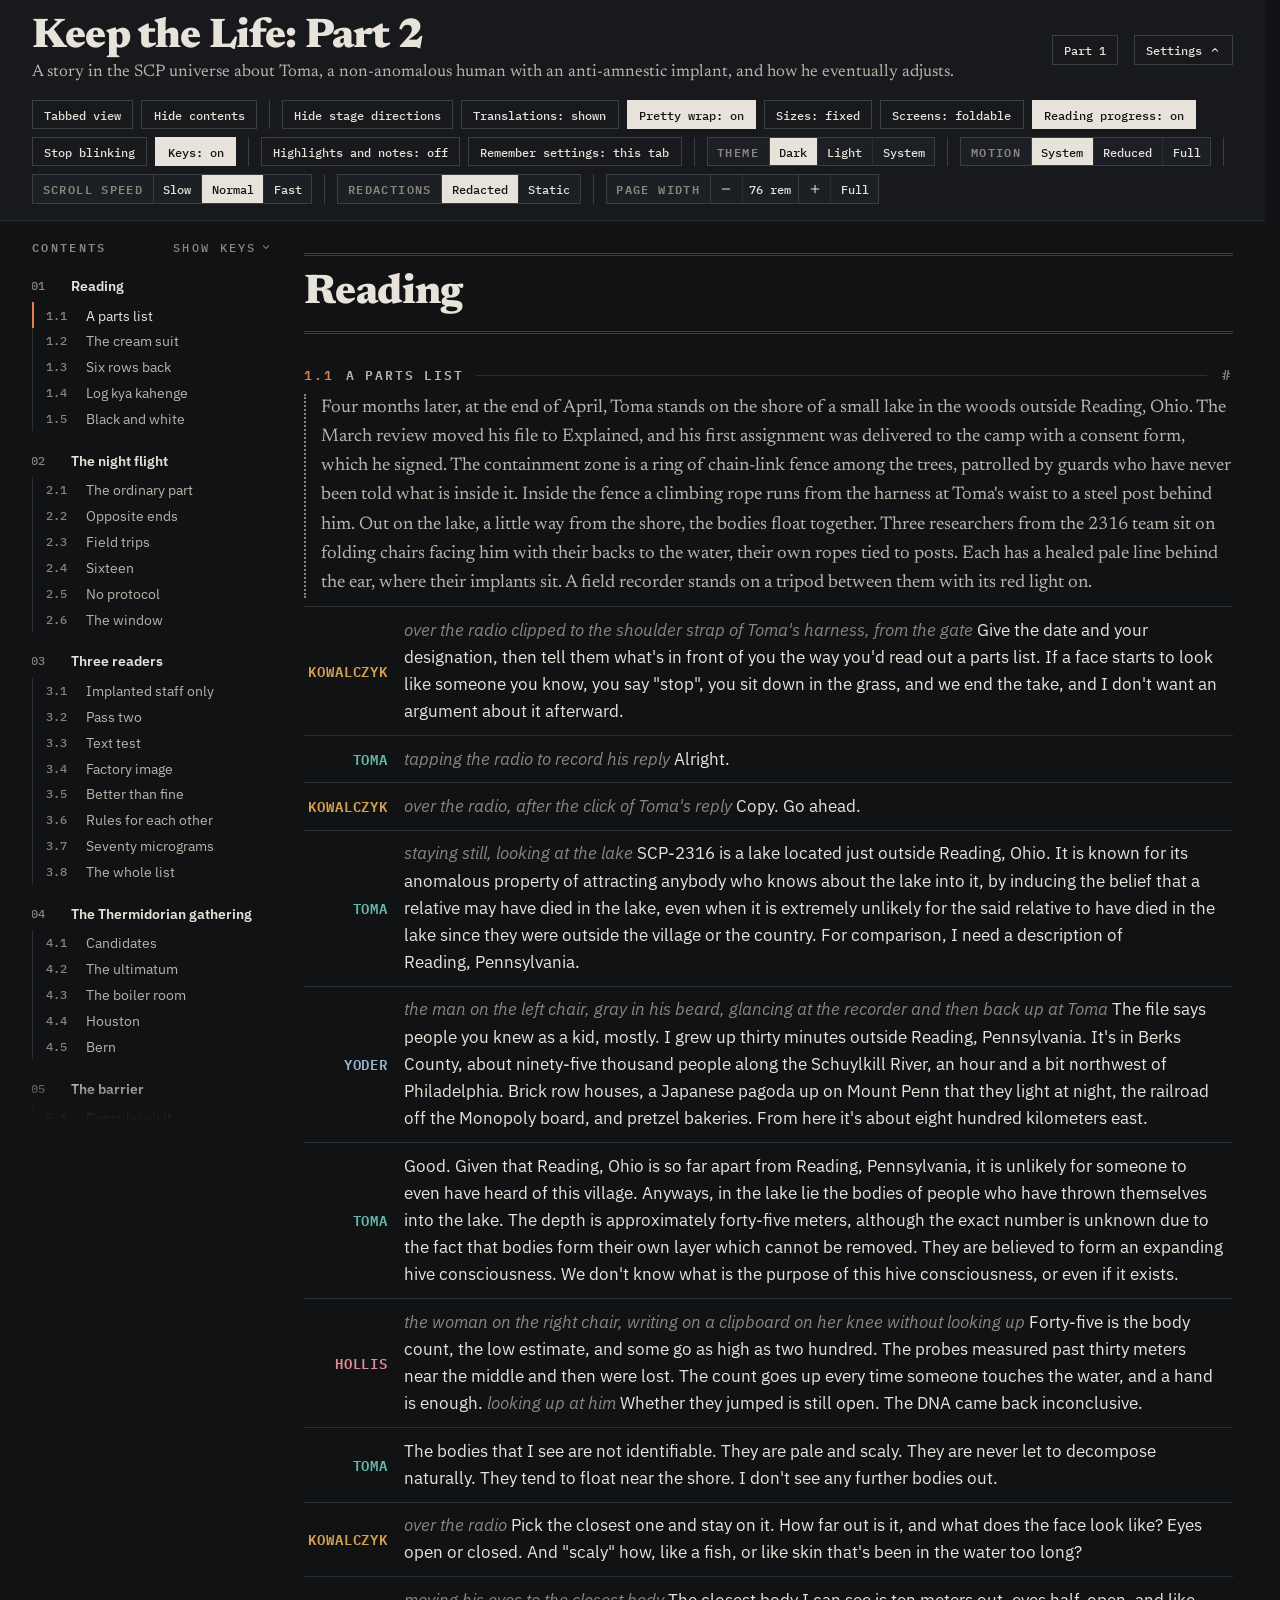
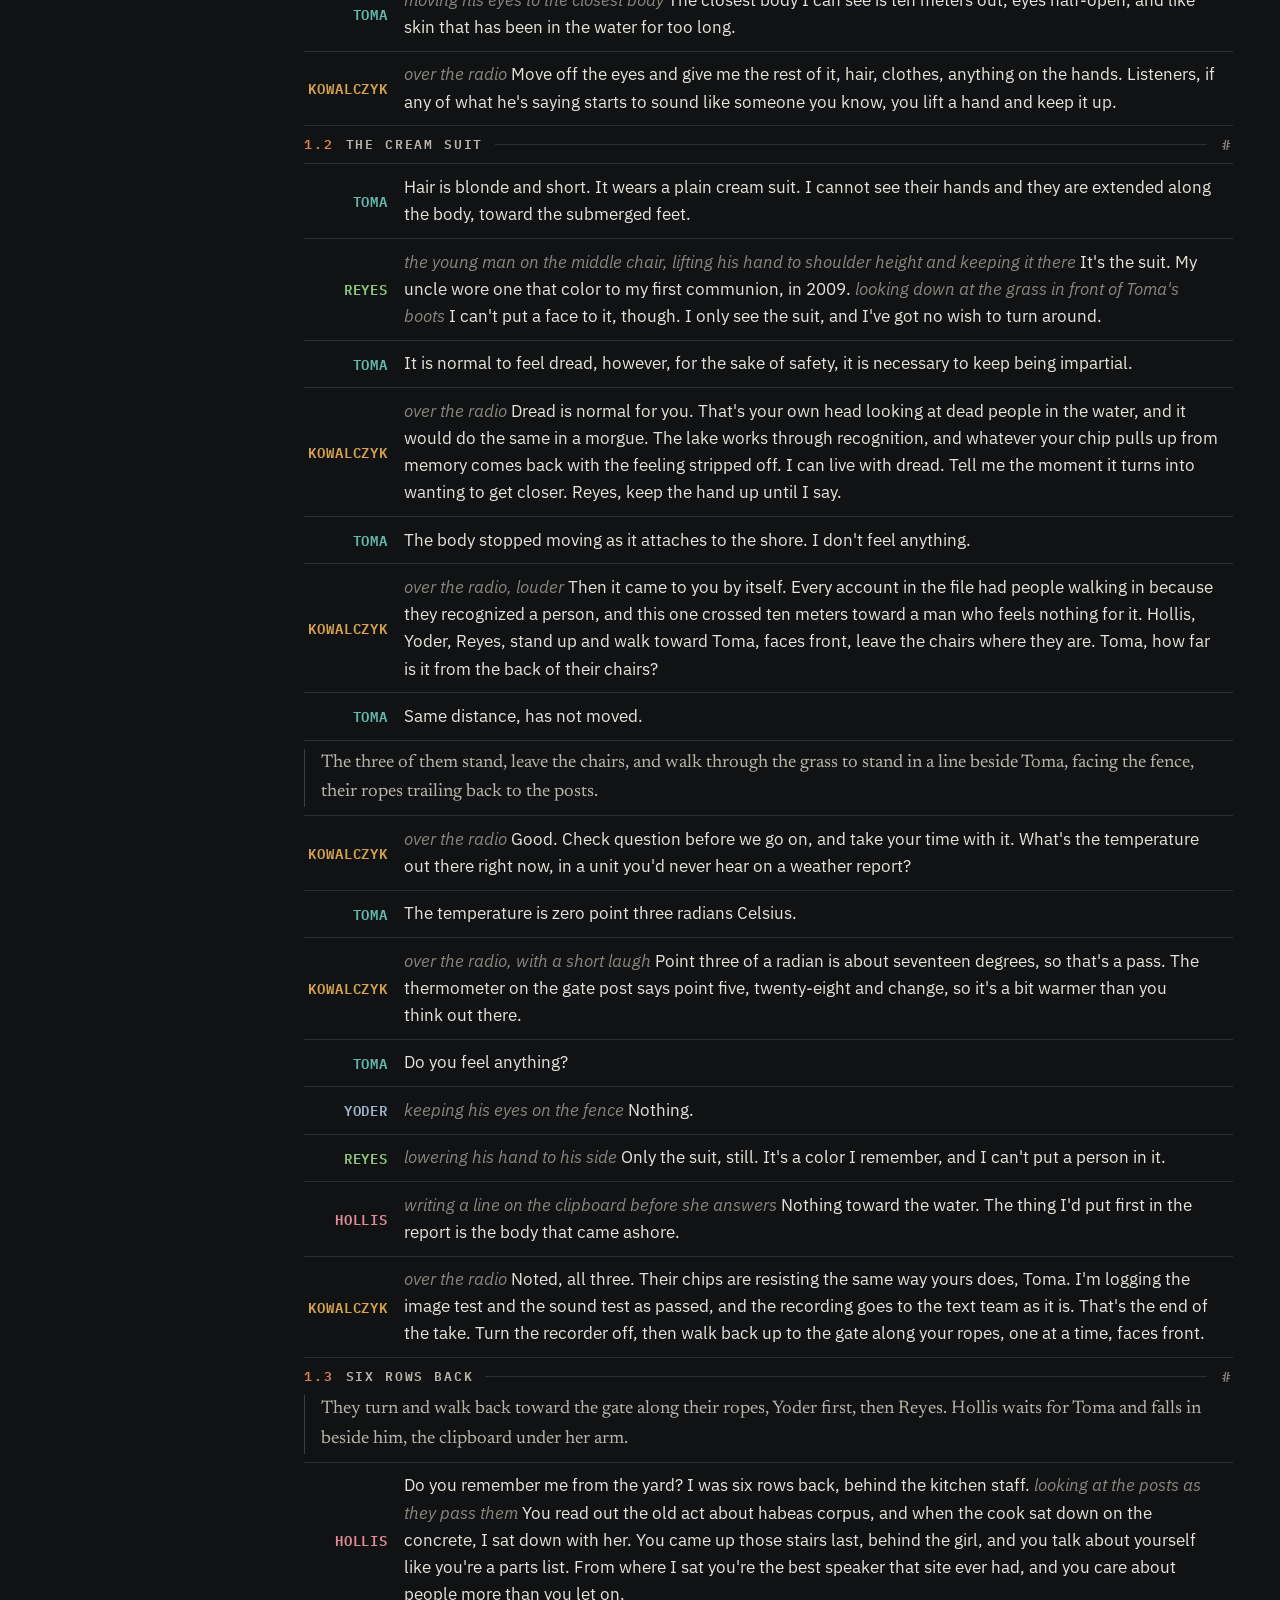
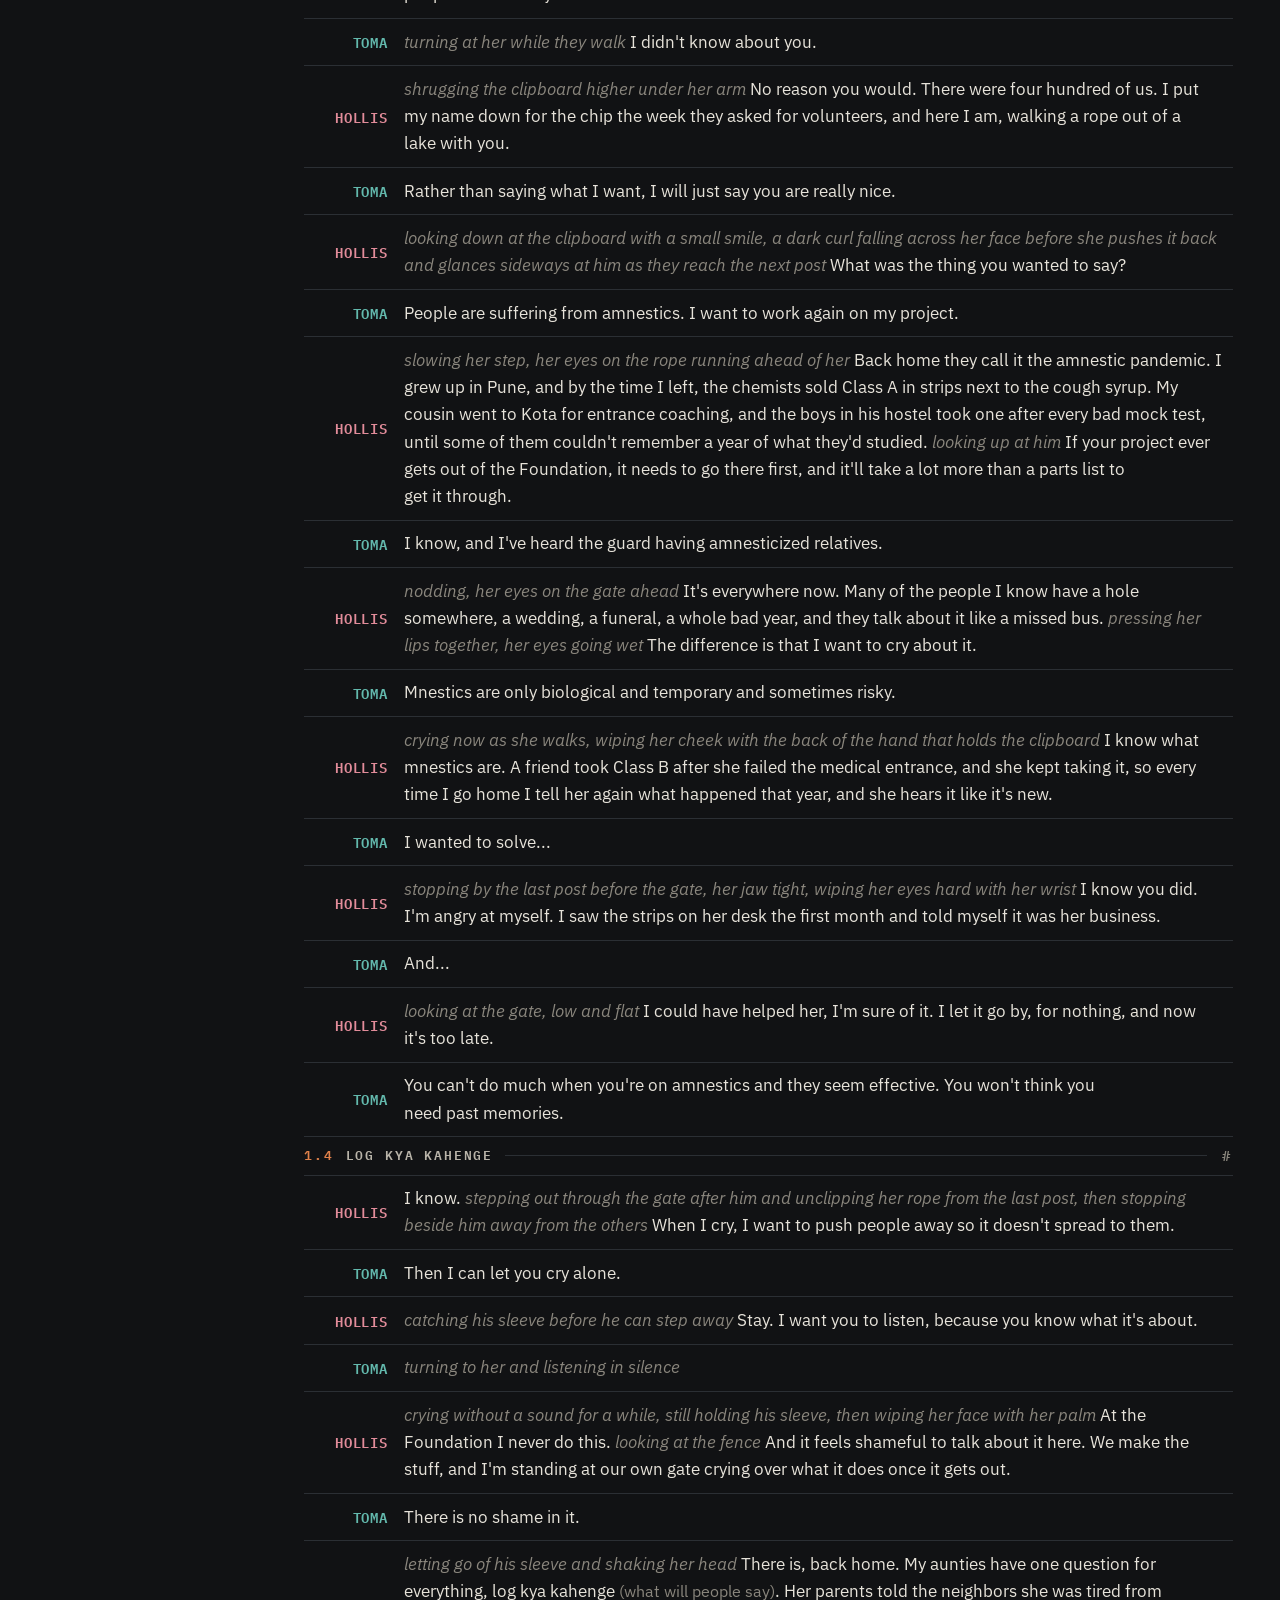
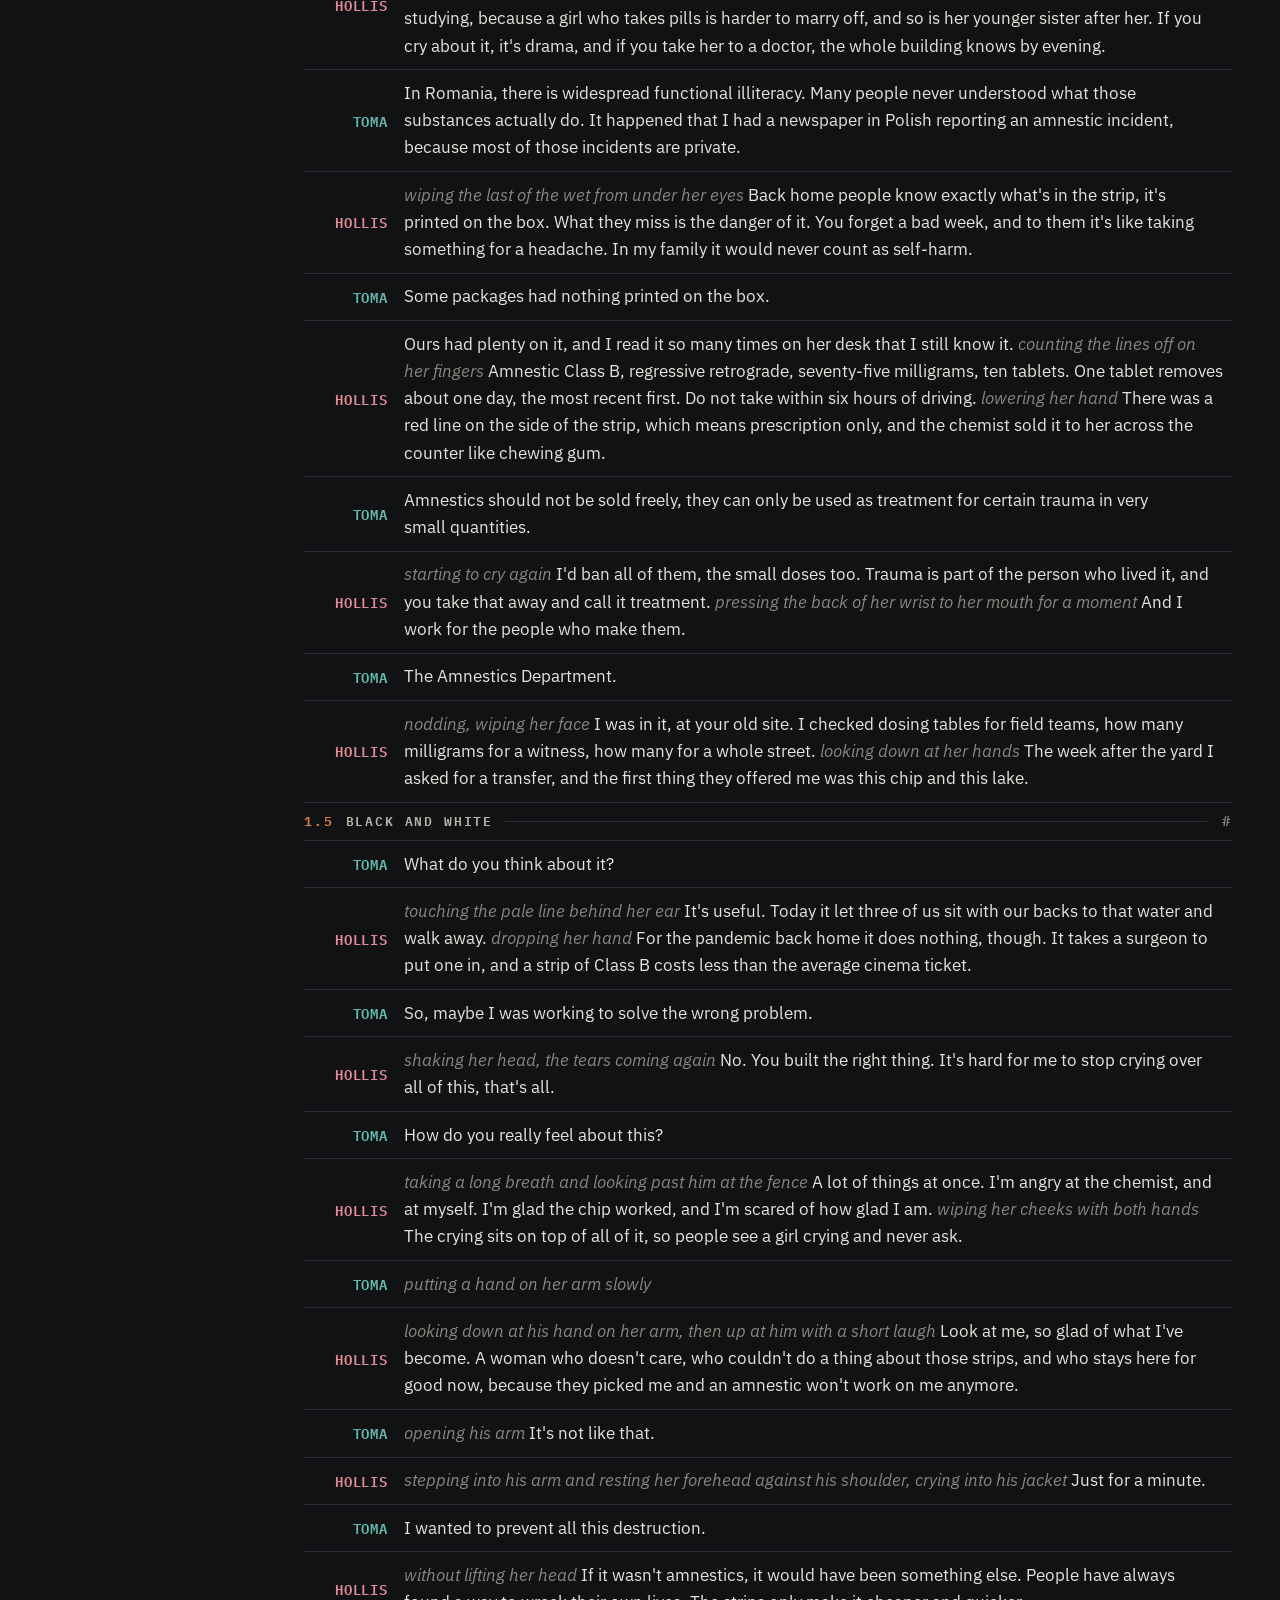
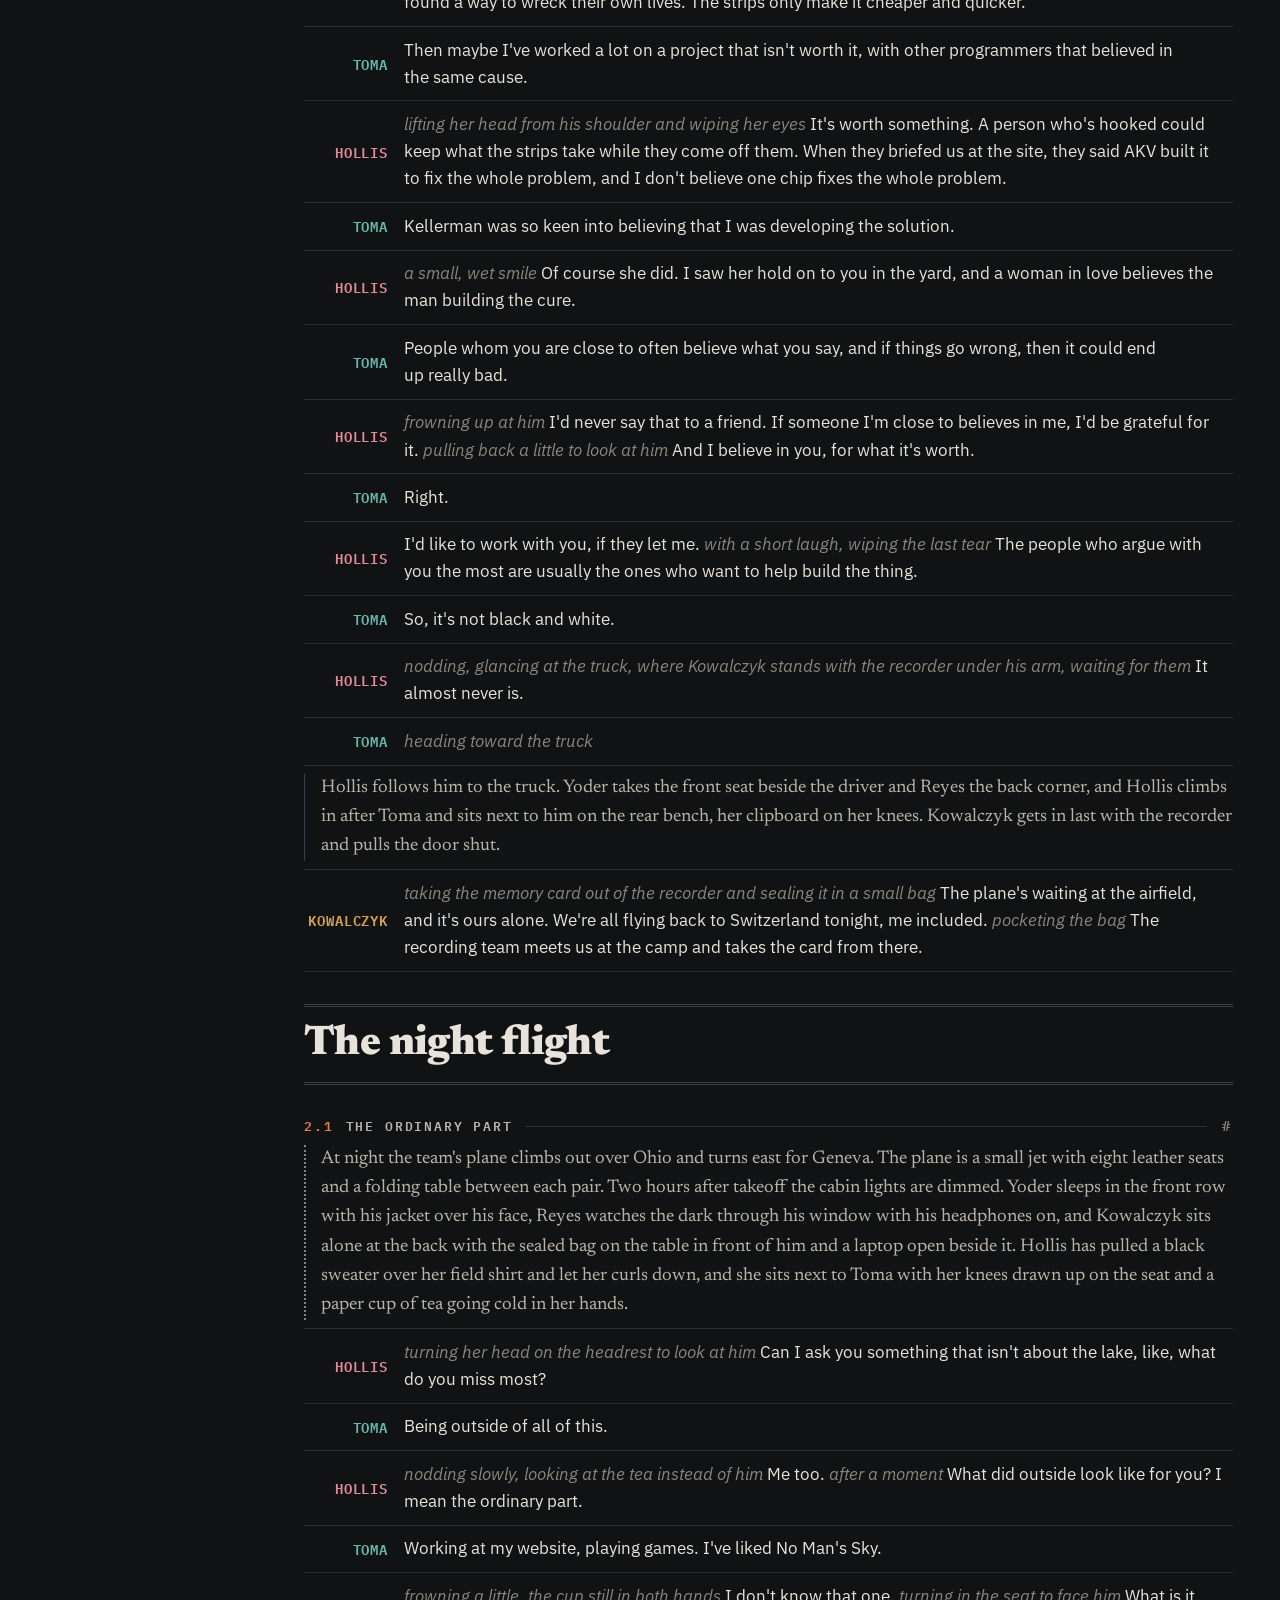
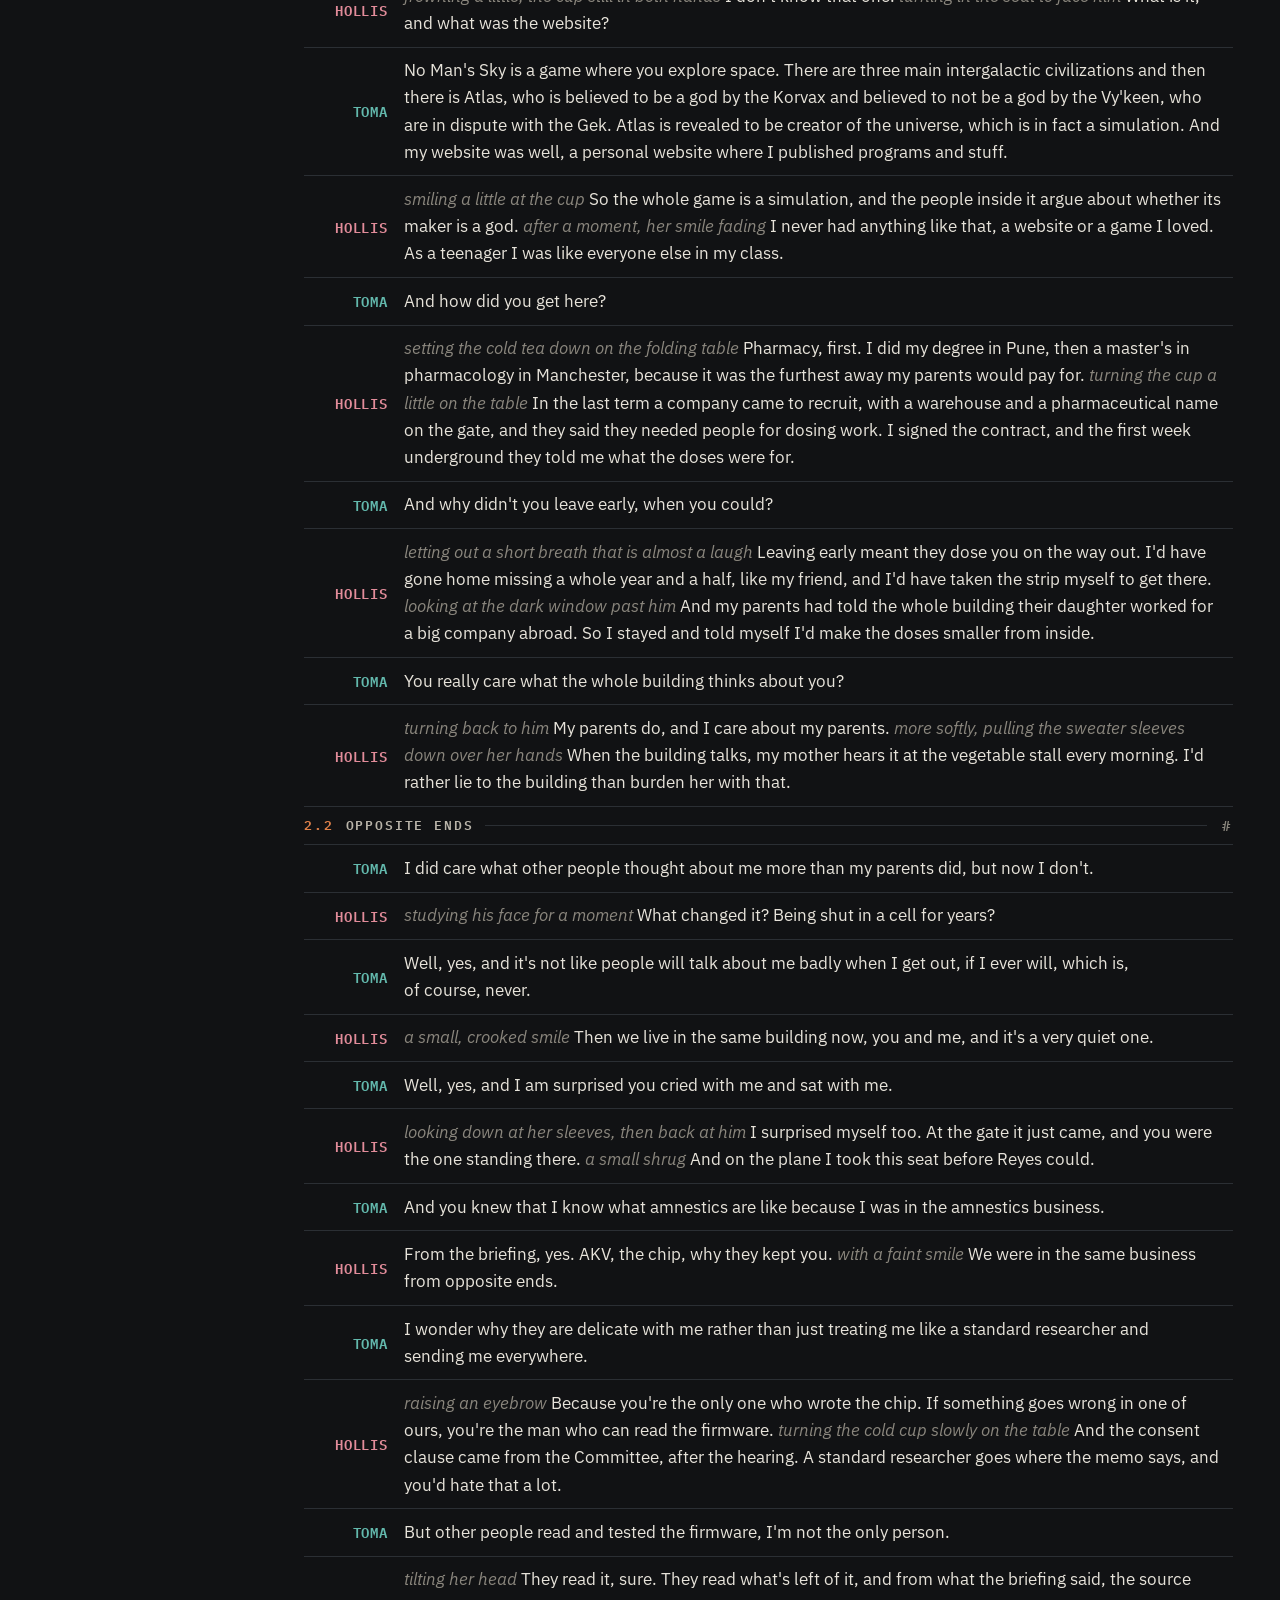
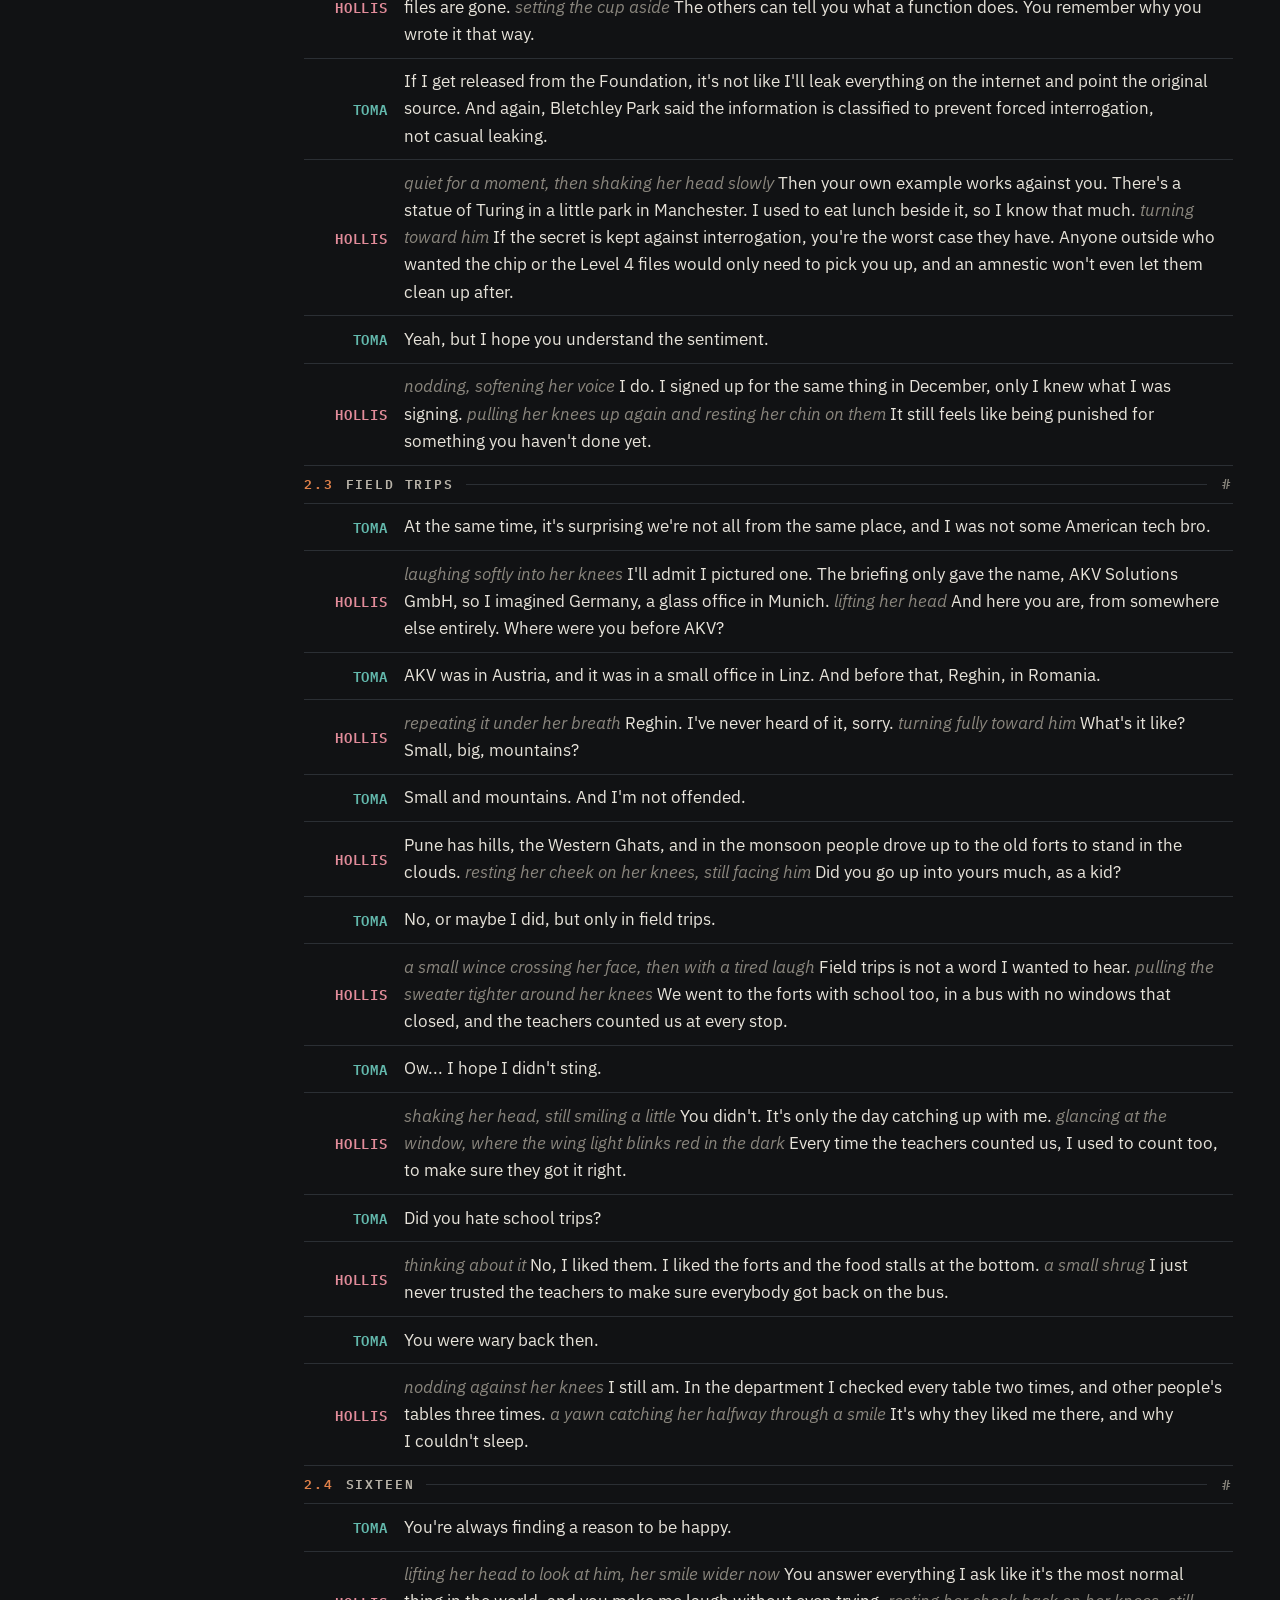
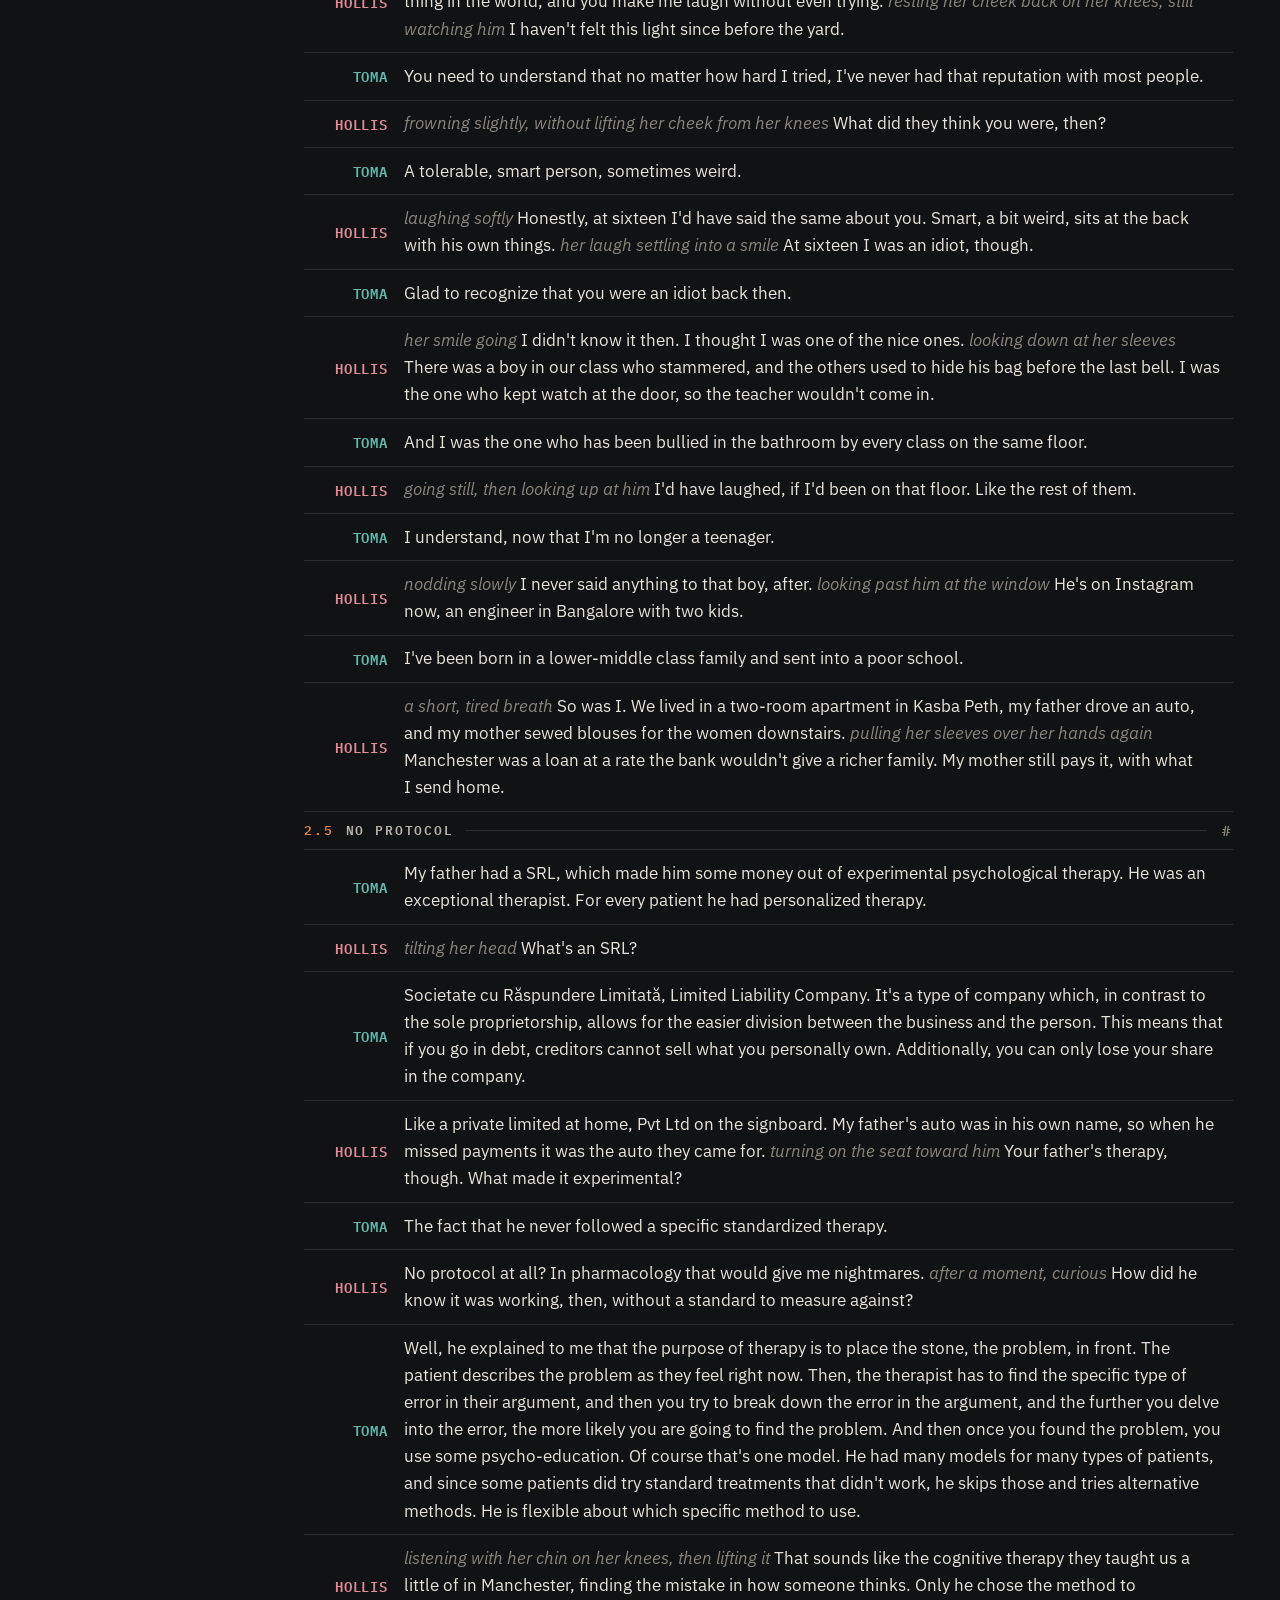
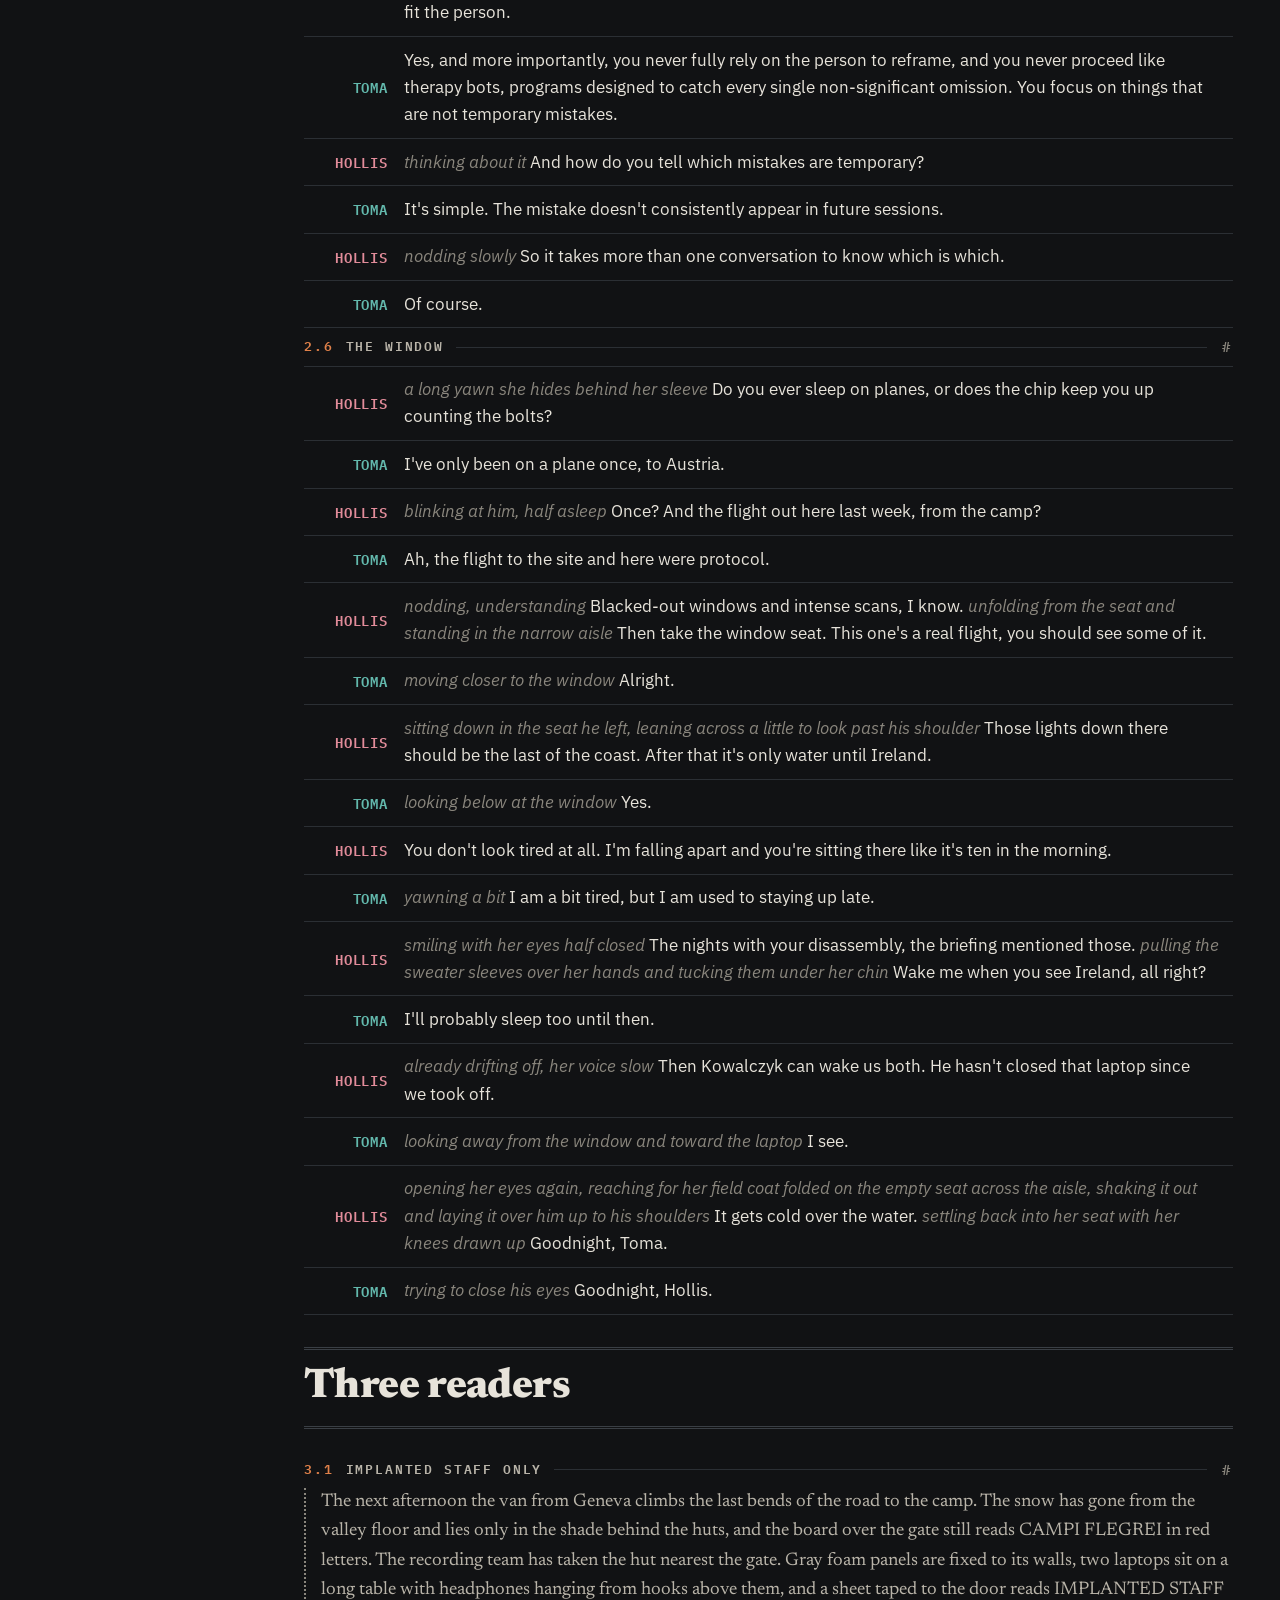
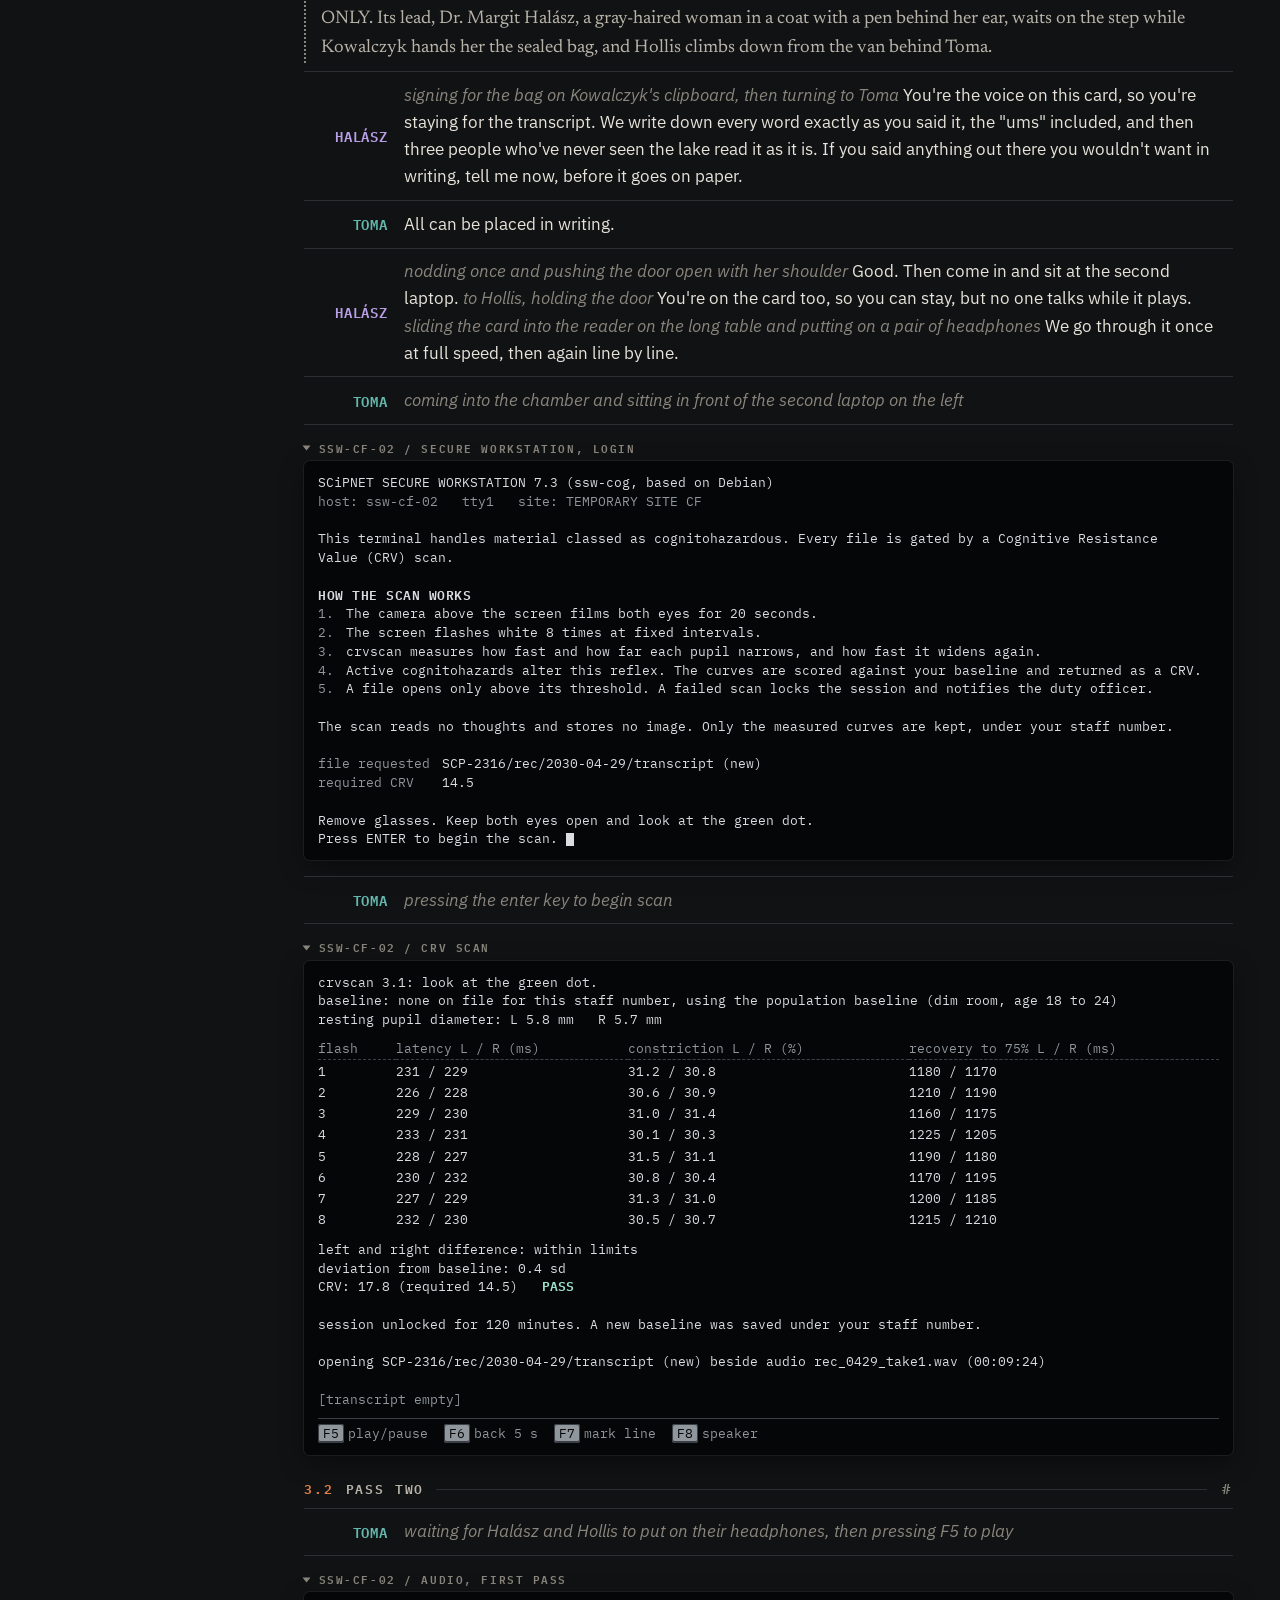
<file: part2.html>
<!DOCTYPE html>
<html lang="en" class="no-js">
  <head>
    <meta charset="utf-8">
    <meta name="viewport" content="width=device-width, initial-scale=1">
    <title>Keep the Life: Part 2</title>
    <meta name="description" content="A story in the SCP universe about Toma, a non-anomalous human with an anti-amnestic implant, and how he eventually adjusts.">
    <link rel="stylesheet" href="css/fonts.css">
    <link rel="stylesheet" href="css/site/tokens.css">
    <link rel="stylesheet" href="css/site/base.css">
    <link rel="stylesheet" href="css/site/masthead.css">
    <link rel="stylesheet" href="css/site/layout.css">
    <link rel="stylesheet" href="css/site/dock.css">
    <link rel="stylesheet" href="css/site/tabs.css">
    <link rel="stylesheet" href="css/site/dialogue.css">
    <link rel="stylesheet" href="css/site/notes.css">
    <link rel="stylesheet" href="css/site/end.css">
    <link rel="stylesheet" href="css/site/motion.css">
    <link rel="stylesheet" href="css/site/print.css">
    <link rel="stylesheet" href="css/screens/tokens.css">
    <link rel="stylesheet" href="css/screens/shell.css">
    <link rel="stylesheet" href="css/screens/workstation.css">
    <link rel="stylesheet" href="css/screens/scp-079.css">
    <link rel="stylesheet" href="css/screens/print.css">
    <link rel="stylesheet" href="css/screens/letters.css">
    <link rel="stylesheet" href="css/screens/handhelds.css">
    <link rel="stylesheet" href="css/screens/calculator.css">
    <link rel="stylesheet" href="css/screens/secure.css">
    <script src="js/making/probe.js"></script>
    <script src="js/base/core.js" defer></script>
    <script src="js/base/theme.js" defer></script>
    <script src="js/base/motion.js" defer></script>
    <script src="js/base/redact.js" defer></script>
    <script src="js/text/pretty.js" defer></script>
    <script src="js/text/width.js" defer></script>
    <script src="js/reading/settings.js" defer></script>
    <script src="js/reading/sections.js" defer></script>
    <script src="js/devices/calc-font.js" defer></script>
    <script src="js/devices/contacts.js" defer></script>
    <script src="js/devices/calculator.js" defer></script>
    <script src="js/devices/screens.js" defer></script>
    <script src="js/reading/tocmenu.js" defer></script>
    <script src="js/text/names.js" defer></script>
    <script src="js/reading/notes.js" defer></script>
    <script src="js/reading/toggles.js" defer></script>
    <script src="js/reading/glosses.js" defer></script>
    <script src="js/reading/position.js" defer></script>
    <script src="js/devices/ghidra.js" defer></script>
    <script src="js/making/counts.js" defer></script>
    <script src="js/base/scrollfocus.js" defer></script>
  </head>
  <body class="pretty show-progress keys" data-part="2">
    <div class="progress" aria-hidden="true"><span></span></div>
    <header class="mast">
      <div class="mast-title">
        <h1>Keep the Life: Part 2</h1>
        <p class="mast-sub">A story in the SCP universe about Toma, a non-anomalous human with an anti-amnestic implant, and how he eventually adjusts.</p>
      </div>
      <a class="tool mast-back" href="index.html" data-last="index.html#c11" data-last-n="11" data-last-title="Campi Flegrei">Part 1</a>
      <button type="button" class="tool set-btn" aria-expanded="true" aria-controls="settings">Settings<svg class="ico" viewBox="0 0 16 16" aria-hidden="true" fill="none" stroke="currentColor" stroke-width="1.4" stroke-linecap="round" stroke-linejoin="round"><path d="M4.5 6.5L8 10l3.5-3.5"/></svg></button>
      <div class="mast-tools-wrap" id="settings" role="group" aria-label="Settings">
        <div class="mast-tools">
          <span class="set-close-part"><button type="button" class="tool set-close">Close</button></span>
          <button type="button" class="tool" id="t-bm" disabled>Go to bookmark</button>
          <button type="button" class="tool" data-toggle="tabbed" aria-pressed="false">Tabbed view</button>
          <button type="button" class="tool" data-toggle="no-toc" aria-pressed="false">Hide contents</button>
          <span class="tool-sep" aria-hidden="true"></span>
          <button type="button" class="tool" data-toggle="no-acts" aria-pressed="false">Hide stage directions</button>
          <button type="button" class="tool" id="t-gloss" data-mode="both">Translations: shown</button>
          <button type="button" class="tool" data-toggle="pretty" data-default="1" aria-pressed="true">Pretty wrap: on</button>
          <button type="button" class="tool" data-toggle="fit-size" aria-pressed="false">Sizes: fixed</button>
          <button type="button" class="tool" data-toggle="open-all" aria-pressed="false">Screens: foldable</button>
          <button type="button" class="tool" data-toggle="show-progress" data-default="1" aria-pressed="true">Reading progress: on</button>
          <button type="button" class="tool" data-toggle="no-motion" aria-pressed="false">Stop blinking</button>
          <button type="button" class="tool" data-toggle="keys" data-default="1" aria-pressed="true">Keys: on</button>
          <span class="tool-sep" aria-hidden="true"></span>
          <button type="button" class="tool" data-toggle="notes" aria-pressed="false">Highlights and notes: off</button>
          <button type="button" class="tool" id="t-store" aria-pressed="false">Remember settings: this tab</button>
          <span class="tool-sep" aria-hidden="true"></span>
          <div class="tool-group" role="group" aria-labelledby="th-label">
            <span class="tg-label" id="th-label">Theme</span>
            <button type="button" class="tool" data-theme-set="dark" aria-pressed="true">Dark</button><button type="button" class="tool" data-theme-set="light" aria-pressed="false">Light</button><button type="button" class="tool" data-theme-set="system" aria-pressed="false">System</button>
          </div>
          <span class="tool-sep" aria-hidden="true"></span>
          <div class="tool-group" role="group" aria-labelledby="mo-label">
            <span class="tg-label" id="mo-label">Motion</span>
            <button type="button" class="tool" data-motion-set="system" aria-pressed="true">System</button><button type="button" class="tool" data-motion-set="reduced" aria-pressed="false">Reduced</button><button type="button" class="tool" data-motion-set="full" aria-pressed="false">Full</button>
          </div>
          <span class="tool-sep" aria-hidden="true"></span>
          <div class="tool-group" role="group" aria-labelledby="sp-label">
            <span class="tg-label" id="sp-label">Scroll speed</span>
            <button type="button" class="tool" data-speed-set="slow" aria-pressed="false">Slow</button><button type="button" class="tool" data-speed-set="normal" aria-pressed="true">Normal</button><button type="button" class="tool" data-speed-set="fast" aria-pressed="false">Fast</button>
          </div>
          <span class="tool-sep" aria-hidden="true"></span>
          <div class="tool-group" role="group" aria-labelledby="rd-label">
            <span class="tg-label" id="rd-label">Redactions</span>
            <button type="button" class="tool" data-redact-set="redacted" aria-pressed="true">Redacted</button><button type="button" class="tool" data-redact-set="static" aria-pressed="false">Static</button>
          </div>
          <span class="tool-sep" aria-hidden="true"></span>
          <div class="tool-group" role="group" aria-labelledby="pw-label">
            <span class="tg-label" id="pw-label">Page width</span>
            <button type="button" class="tool" data-step="-4" aria-label="Narrower">
              <svg class="ico" viewBox="0 0 16 16" aria-hidden="true" fill="none" stroke="currentColor" stroke-width="1.4" stroke-linecap="round" stroke-linejoin="round">
                <path d="M3 8h10"/>
              </svg>
            </button>
            <output class="tg-out" id="t-width-out" aria-live="polite">76 rem</output>
            <button type="button" class="tool" data-step="4" aria-label="Wider">
              <svg class="ico" viewBox="0 0 16 16" aria-hidden="true" fill="none" stroke="currentColor" stroke-width="1.4" stroke-linecap="round" stroke-linejoin="round">
                <path d="M8 3v10M3 8h10"/>
              </svg>
            </button>
            <button type="button" class="tool" data-width="full" aria-pressed="false">Full</button>
          </div>
        </div>
      </div>
    </header>
    <div class="layout">
      <div class="toc-dock"><button type="button" class="toc-tuck" aria-pressed="false" aria-label="Hide the contents and settings buttons" title="Hide the contents and settings buttons"><svg class="ico" viewBox="0 0 16 16" aria-hidden="true"><path d="M6 3.5 10.5 8 6 12.5" fill="none" stroke="currentColor" stroke-width="1.6" stroke-linecap="round" stroke-linejoin="round"/></svg></button><button type="button" class="toc-fab" aria-expanded="false" aria-controls="toc">Contents</button><button type="button" class="toc-set" aria-expanded="false" aria-controls="settings">Settings</button></div>
      <nav class="toc" id="toc" aria-labelledby="toc-h">
        <div class="toc-head">
          <h2 id="toc-h">Contents</h2>
          <button type="button" class="toc-keys-btn" aria-expanded="false" aria-controls="toc-keys"><span class="tk-label">Show keys</span><svg class="ico" viewBox="0 0 16 16" aria-hidden="true" fill="none" stroke="currentColor" stroke-width="1.4" stroke-linecap="round" stroke-linejoin="round"><path d="M4.5 6.5L8 10l3.5-3.5"/></svg></button>
        </div>
        <p class="toc-keys" id="toc-keys" hidden>Keys: <kbd>n</kbd> next section, <kbd>p</kbd> previous, <span class="key-bm"><kbd>b</kbd> bookmark, </span><kbd>s</kbd> top, <kbd>e</kbd> bottom, <kbd>o</kbd> settings</p>
        <ol>
          <li class="toc-ch">
            <a class="toc-cht" href="#p2c1"><span class="toc-n">01</span>Reading</a>
            <ol>
              <li><a href="#p2c1-s1"><span class="toc-n">1.1</span>A parts list</a></li>
              <li><a href="#p2c1-s2"><span class="toc-n">1.2</span>The cream suit</a></li>
              <li><a href="#p2c1-s3"><span class="toc-n">1.3</span>Six rows back</a></li>
              <li><a href="#p2c1-s4"><span class="toc-n">1.4</span>Log kya kahenge</a></li>
              <li><a href="#p2c1-s5"><span class="toc-n">1.5</span>Black and white</a></li>
            </ol>
          </li>
          <li class="toc-ch">
            <a class="toc-cht" href="#p2c2"><span class="toc-n">02</span>The night flight</a>
            <ol>
              <li><a href="#p2c2-s1"><span class="toc-n">2.1</span>The ordinary part</a></li>
              <li><a href="#p2c2-s2"><span class="toc-n">2.2</span>Opposite ends</a></li>
              <li><a href="#p2c2-s3"><span class="toc-n">2.3</span>Field trips</a></li>
              <li><a href="#p2c2-s4"><span class="toc-n">2.4</span>Sixteen</a></li>
              <li><a href="#p2c2-s5"><span class="toc-n">2.5</span>No protocol</a></li>
              <li><a href="#p2c2-s6"><span class="toc-n">2.6</span>The window</a></li>
            </ol>
          </li>
          <li class="toc-ch">
            <a class="toc-cht" href="#p2c3"><span class="toc-n">03</span>Three readers</a>
            <ol>
              <li><a href="#p2c3-s1"><span class="toc-n">3.1</span>Implanted staff only</a></li>
              <li><a href="#p2c3-s2"><span class="toc-n">3.2</span>Pass two</a></li>
              <li><a href="#p2c3-s3"><span class="toc-n">3.3</span>Text test</a></li>
              <li><a href="#p2c3-s4"><span class="toc-n">3.4</span>Factory image</a></li>
              <li><a href="#p2c3-s5"><span class="toc-n">3.5</span>Better than fine</a></li>
              <li><a href="#p2c3-s6"><span class="toc-n">3.6</span>Rules for each other</a></li>
              <li><a href="#p2c3-s7"><span class="toc-n">3.7</span>Seventy micrograms</a></li>
              <li><a href="#p2c3-s8"><span class="toc-n">3.8</span>The whole list</a></li>
            </ol>
          </li>
          <li class="toc-ch">
            <a class="toc-cht" href="#p2c4"><span class="toc-n">04</span>The Thermidorian gathering</a>
            <ol>
              <li><a href="#p2c4-s1"><span class="toc-n">4.1</span>Candidates</a></li>
              <li><a href="#p2c4-s2"><span class="toc-n">4.2</span>The ultimatum</a></li>
              <li><a href="#p2c4-s3"><span class="toc-n">4.3</span>The boiler room</a></li>
              <li><a href="#p2c4-s4"><span class="toc-n">4.4</span>Houston</a></li>
              <li><a href="#p2c4-s5"><span class="toc-n">4.5</span>Bern</a></li>
            </ol>
          </li>
          <li class="toc-ch">
            <a class="toc-cht" href="#p2c5"><span class="toc-n">05</span>The barrier</a>
            <ol>
              <li><a href="#p2c5-s1"><span class="toc-n">5.1</span>Consular visit</a></li>
              <li><a href="#p2c5-s2"><span class="toc-n">5.2</span>Muncă la negru</a></li>
              <li><a href="#p2c5-s3"><span class="toc-n">5.3</span>Signal</a></li>
              <li><a href="#p2c5-s4"><span class="toc-n">5.4</span>Tomorrow</a></li>
            </ol>
          </li>
          <li class="toc-ch">
            <a class="toc-cht" href="#p2c6"><span class="toc-n">06</span>Three to two</a>
            <ol>
              <li><a href="#p2c6-s1"><span class="toc-n">6.1</span>Mon-Repos</a></li>
              <li><a href="#p2c6-s2"><span class="toc-n">6.2</span>Outings</a></li>
              <li><a href="#p2c6-s3"><span class="toc-n">6.3</span>Semnez ca primarul</a></li>
              <li><a href="#p2c6-s4"><span class="toc-n">6.4</span>Five hundred euros</a></li>
              <li><a href="#p2c6-s5"><span class="toc-n">6.5</span>The wrong note</a></li>
            </ol>
          </li>
          <li class="toc-ch">
            <a class="toc-cht" href="#p2c7"><span class="toc-n">07</span>The way home</a>
            <ol>
              <li><a href="#p2c7-s1"><span class="toc-n">7.1</span>Arrivals</a></li>
              <li><a href="#p2c7-s2"><span class="toc-n">7.2</span>Release candidates</a></li>
            </ol>
          </li>
        </ol>
        <p class="toc-touch">Tap with two fingers to open or close the settings.</p>
      </nav>
      <main class="story">
        <div class="book-tabs" role="tablist" aria-label="Chapters" hidden><button type="button" role="tab" class="tab ctab" id="tab-p2c1" aria-controls="p2c1" aria-selected="false" tabindex="-1"><span class="tab-n">01</span>Reading</button><button type="button" role="tab" class="tab ctab" id="tab-p2c2" aria-controls="p2c2" aria-selected="false" tabindex="-1"><span class="tab-n">02</span>The night flight</button><button type="button" role="tab" class="tab ctab" id="tab-p2c3" aria-controls="p2c3" aria-selected="false" tabindex="-1"><span class="tab-n">03</span>Three readers</button><button type="button" role="tab" class="tab ctab" id="tab-p2c4" aria-controls="p2c4" aria-selected="false" tabindex="-1"><span class="tab-n">04</span>The Thermidorian gathering</button><button type="button" role="tab" class="tab ctab" id="tab-p2c5" aria-controls="p2c5" aria-selected="false" tabindex="-1"><span class="tab-n">05</span>The barrier</button><button type="button" role="tab" class="tab ctab" id="tab-p2c6" aria-controls="p2c6" aria-selected="false" tabindex="-1"><span class="tab-n">06</span>Three to two</button><button type="button" role="tab" class="tab ctab" id="tab-p2c7" aria-controls="p2c7" aria-selected="false" tabindex="-1"><span class="tab-n">07</span>The way home</button></div>
        <article class="chapter" id="p2c1" aria-labelledby="p2c1-h">
          <header class="ch-head">
            <h2 id="p2c1-h">Reading</h2>
          </header>
          <div class="ch-tabs" role="tablist" aria-label="Sections of Reading" hidden><button type="button" role="tab" class="tab stab" id="tab-p2c1-s1" aria-controls="p2c1-s1" aria-selected="false" tabindex="-1"><span class="tab-n">1.1</span>A parts list</button><button type="button" role="tab" class="tab stab" id="tab-p2c1-s2" aria-controls="p2c1-s2" aria-selected="false" tabindex="-1"><span class="tab-n">1.2</span>The cream suit</button><button type="button" role="tab" class="tab stab" id="tab-p2c1-s3" aria-controls="p2c1-s3" aria-selected="false" tabindex="-1"><span class="tab-n">1.3</span>Six rows back</button><button type="button" role="tab" class="tab stab" id="tab-p2c1-s4" aria-controls="p2c1-s4" aria-selected="false" tabindex="-1"><span class="tab-n">1.4</span>Log kya kahenge</button><button type="button" role="tab" class="tab stab" id="tab-p2c1-s5" aria-controls="p2c1-s5" aria-selected="false" tabindex="-1"><span class="tab-n">1.5</span>Black and white</button></div>
          <section class="sec" id="p2c1-s1" aria-labelledby="p2c1-s1-h">
            <h3 id="p2c1-s1-h"><span class="sec-n">1.1</span>A parts list<button type="button" class="plink" data-target="p2c1-s1" aria-label="Copy link to A parts list">#</button></h3>
            <div class="scene scene-time">
              <p>Four months later, at the end of April, Toma stands on the shore of a small lake in the woods outside Reading, Ohio. The March review moved his file to Explained, and his first assignment was delivered to the camp with a consent form, which he signed. The containment zone is a ring of chain-link fence among the trees, patrolled by guards who have never been told what is inside it. Inside the fence a climbing rope runs from the harness at Toma's waist to a steel post behind him. Out on the lake, a little way from the shore, the bodies float together. Three researchers from the 2316 team sit on folding chairs facing him with their backs to the water, their own ropes tied to posts. Each has a healed pale line behind the ear, where their implants sit. A field recorder stands on a tripod between them with its red light on.</p>
            </div>
            <div class="ln" id="p2c1-s1-l1" data-sp="kw">
              <b class="sp">Kowalczyk</b>
              <p><i class="act">over the radio clipped to the shoulder strap of Toma's harness, from the gate</i> Give the date and your designation, then tell them what's in front of you the way you'd read out a parts list. If a face starts to look like someone you know, you say "stop", you sit down in the grass, and we end the take, and I don't want an argument about it afterward.</p>
            </div>
            <div class="ln" id="p2c1-s1-l2" data-sp="t">
              <b class="sp">Toma</b>
              <p><i class="act">tapping the radio to record his reply</i> Alright.</p>
            </div>
            <div class="ln" id="p2c1-s1-l3" data-sp="kw">
              <b class="sp">Kowalczyk</b>
              <p><i class="act">over the radio, after the click of Toma's reply</i> Copy. Go ahead.</p>
            </div>
            <div class="ln" id="p2c1-s1-l4" data-sp="t">
              <b class="sp">Toma</b>
              <p><i class="act">staying still, looking at the lake</i> SCP-2316 is a lake located just outside Reading, Ohio. It is known for its anomalous property of attracting anybody who knows about the lake into it, by inducing the belief that a relative may have died in the lake, even when it is extremely unlikely for the said relative to have died in the lake since they were outside the village or the country. For comparison, I need a description of Reading, Pennsylvania.</p>
            </div>
            <div class="ln" id="p2c1-s1-l5" data-sp="yo">
              <b class="sp">Yoder</b>
              <p><i class="act">the man on the left chair, gray in his beard, glancing at the recorder and then back up at Toma</i> The file says people you knew as a kid, mostly. I grew up thirty minutes outside Reading, Pennsylvania. It's in Berks County, about ninety-five thousand people along the Schuylkill River, an hour and a bit northwest of Philadelphia. Brick row houses, a Japanese pagoda up on Mount Penn that they light at night, the railroad off the Monopoly board, and pretzel bakeries. From here it's about eight hundred kilometers east.</p>
            </div>
            <div class="ln" id="p2c1-s1-l6" data-sp="t">
              <b class="sp">Toma</b>
              <p>Good. Given that Reading, Ohio is so far apart from Reading, Pennsylvania, it is unlikely for someone to even have heard of this village. Anyways, in the lake lie the bodies of people who have thrown themselves into the lake. The depth is approximately forty-five meters, although the exact number is unknown due to the fact that bodies form their own layer which cannot be removed. They are believed to form an expanding hive consciousness. We don't know what is the purpose of this hive consciousness, or even if it exists.</p>
            </div>
            <div class="ln" id="p2c1-s1-l7" data-sp="ho">
              <b class="sp">Hollis</b>
              <p><i class="act">the woman on the right chair, writing on a clipboard on her knee without looking up</i> Forty-five is the body count, the low estimate, and some go as high as two hundred. The probes measured past thirty meters near the middle and then were lost. The count goes up every time someone touches the water, and a hand is enough. <i class="act">looking up at him</i> Whether they jumped is still open. The DNA came back inconclusive.</p>
            </div>
            <div class="ln" id="p2c1-s1-l8" data-sp="t">
              <b class="sp">Toma</b>
              <p>The bodies that I see are not identifiable. They are pale and scaly. They are never let to decompose naturally. They tend to float near the shore. I don't see any further bodies out.</p>
            </div>
            <div class="ln" id="p2c1-s1-l9" data-sp="kw">
              <b class="sp">Kowalczyk</b>
              <p><i class="act">over the radio</i> Pick the closest one and stay on it. How far out is it, and what does the face look like? Eyes open or closed. And "scaly" how, like a fish, or like skin that's been in the water too long?</p>
            </div>
            <div class="ln" id="p2c1-s1-l10" data-sp="t">
              <b class="sp">Toma</b>
              <p><i class="act">moving his eyes to the closest body</i> The closest body I can see is ten meters out, eyes half-open, and like skin that has been in the water for too long.</p>
            </div>
            <div class="ln" id="p2c1-s1-l11" data-sp="kw">
              <b class="sp">Kowalczyk</b>
              <p><i class="act">over the radio</i> Move off the eyes and give me the rest of it, hair, clothes, anything on the hands. Listeners, if any of what he's saying starts to sound like someone you know, you lift a hand and keep it up.</p>
            </div>
          </section>
          <section class="sec" id="p2c1-s2" aria-labelledby="p2c1-s2-h">
            <h3 id="p2c1-s2-h"><span class="sec-n">1.2</span>The cream suit<button type="button" class="plink" data-target="p2c1-s2" aria-label="Copy link to The cream suit">#</button></h3>
            <div class="ln" id="p2c1-s2-l1" data-sp="t">
              <b class="sp">Toma</b>
              <p>Hair is blonde and short. It wears a plain cream suit. I cannot see their hands and they are extended along the body, toward the submerged feet.</p>
            </div>
            <div class="ln" id="p2c1-s2-l2" data-sp="re">
              <b class="sp">Reyes</b>
              <p><i class="act">the young man on the middle chair, lifting his hand to shoulder height and keeping it there</i> It's the suit. My uncle wore one that color to my first communion, in 2009. <i class="act">looking down at the grass in front of Toma's boots</i> I can't put a face to it, though. I only see the suit, and I've got no wish to turn around.</p>
            </div>
            <div class="ln" id="p2c1-s2-l3" data-sp="t">
              <b class="sp">Toma</b>
              <p>It is normal to feel dread, however, for the sake of safety, it is necessary to keep being impartial.</p>
            </div>
            <div class="ln" id="p2c1-s2-l4" data-sp="kw">
              <b class="sp">Kowalczyk</b>
              <p><i class="act">over the radio</i> Dread is normal for you. That's your own head looking at dead people in the water, and it would do the same in a morgue. The lake works through recognition, and whatever your chip pulls up from memory comes back with the feeling stripped off. I can live with dread. Tell me the moment it turns into wanting to get closer. Reyes, keep the hand up until I say.</p>
            </div>
            <div class="ln" id="p2c1-s2-l5" data-sp="t">
              <b class="sp">Toma</b>
              <p>The body stopped moving as it attaches to the shore. I don't feel anything.</p>
            </div>
            <div class="ln" id="p2c1-s2-l6" data-sp="kw">
              <b class="sp">Kowalczyk</b>
              <p><i class="act">over the radio, louder</i> Then it came to you by itself. Every account in the file had people walking in because they recognized a person, and this one crossed ten meters toward a man who feels nothing for it. Hollis, Yoder, Reyes, stand up and walk toward Toma, faces front, leave the chairs where they are. Toma, how far is it from the back of their chairs?</p>
            </div>
            <div class="ln" id="p2c1-s2-l7" data-sp="t">
              <b class="sp">Toma</b>
              <p>Same distance, has not moved.</p>
            </div>
            <div class="scene scene-mid">
              <p>The three of them stand, leave the chairs, and walk through the grass to stand in a line beside Toma, facing the fence, their ropes trailing back to the posts.</p>
            </div>
            <div class="ln" id="p2c1-s2-l8" data-sp="kw">
              <b class="sp">Kowalczyk</b>
              <p><i class="act">over the radio</i> Good. Check question before we go on, and take your time with it. What's the temperature out there right now, in a unit you'd never hear on a weather report?</p>
            </div>
            <div class="ln" id="p2c1-s2-l9" data-sp="t">
              <b class="sp">Toma</b>
              <p>The temperature is zero point three radians Celsius.</p>
            </div>
            <div class="ln" id="p2c1-s2-l10" data-sp="kw">
              <b class="sp">Kowalczyk</b>
              <p><i class="act">over the radio, with a short laugh</i> Point three of a radian is about seventeen degrees, so that's a pass. The thermometer on the gate post says point five, twenty-eight and change, so it's a bit warmer than you think out there.</p>
            </div>
            <div class="ln" id="p2c1-s2-l11" data-sp="t">
              <b class="sp">Toma</b>
              <p>Do you feel anything?</p>
            </div>
            <div class="ln" id="p2c1-s2-l12" data-sp="yo">
              <b class="sp">Yoder</b>
              <p><i class="act">keeping his eyes on the fence</i> Nothing.</p>
            </div>
            <div class="ln" id="p2c1-s2-l13" data-sp="re">
              <b class="sp">Reyes</b>
              <p><i class="act">lowering his hand to his side</i> Only the suit, still. It's a color I remember, and I can't put a person in it.</p>
            </div>
            <div class="ln" id="p2c1-s2-l14" data-sp="ho">
              <b class="sp">Hollis</b>
              <p><i class="act">writing a line on the clipboard before she answers</i> Nothing toward the water. The thing I'd put first in the report is the body that came ashore.</p>
            </div>
            <div class="ln" id="p2c1-s2-l15" data-sp="kw">
              <b class="sp">Kowalczyk</b>
              <p><i class="act">over the radio</i> Noted, all three. Their chips are resisting the same way yours does, Toma. I'm logging the image test and the sound test as passed, and the recording goes to the text team as it is. That's the end of the take. Turn the recorder off, then walk back up to the gate along your ropes, one at a time, faces front.</p>
            </div>
          </section>
          <section class="sec" id="p2c1-s3" aria-labelledby="p2c1-s3-h">
            <h3 id="p2c1-s3-h"><span class="sec-n">1.3</span>Six rows back<button type="button" class="plink" data-target="p2c1-s3" aria-label="Copy link to Six rows back">#</button></h3>
            <div class="scene">
              <p>They turn and walk back toward the gate along their ropes, Yoder first, then Reyes. Hollis waits for Toma and falls in beside him, the clipboard under her arm.</p>
            </div>
            <div class="ln" id="p2c1-s3-l1" data-sp="ho">
              <b class="sp">Hollis</b>
              <p>Do you remember me from the yard? I was six rows back, behind the kitchen staff. <i class="act">looking at the posts as they pass them</i> You read out the old act about habeas corpus, and when the cook sat down on the concrete, I sat down with her. You came up those stairs last, behind the girl, and you talk about yourself like you're a parts list. From where I sat you're the best speaker that site ever had, and you care about people more than you let on.</p>
            </div>
            <div class="ln" id="p2c1-s3-l2" data-sp="t">
              <b class="sp">Toma</b>
              <p><i class="act">turning at her while they walk</i> I didn't know about you.</p>
            </div>
            <div class="ln" id="p2c1-s3-l3" data-sp="ho">
              <b class="sp">Hollis</b>
              <p><i class="act">shrugging the clipboard higher under her arm</i> No reason you would. There were four hundred of us. I put my name down for the chip the week they asked for volunteers, and here I am, walking a rope out of a lake with you.</p>
            </div>
            <div class="ln" id="p2c1-s3-l4" data-sp="t">
              <b class="sp">Toma</b>
              <p>Rather than saying what I want, I will just say you are really nice.</p>
            </div>
            <div class="ln" id="p2c1-s3-l5" data-sp="ho">
              <b class="sp">Hollis</b>
              <p><i class="act">looking down at the clipboard with a small smile, a dark curl falling across her face before she pushes it back and glances sideways at him as they reach the next post</i> What was the thing you wanted to say?</p>
            </div>
            <div class="ln" id="p2c1-s3-l6" data-sp="t">
              <b class="sp">Toma</b>
              <p>People are suffering from amnestics. I want to work again on my project.</p>
            </div>
            <div class="ln" id="p2c1-s3-l7" data-sp="ho">
              <b class="sp">Hollis</b>
              <p><i class="act">slowing her step, her eyes on the rope running ahead of her</i> Back home they call it the amnestic pandemic. I grew up in Pune, and by the time I left, the chemists sold Class A in strips next to the cough syrup. My cousin went to Kota for entrance coaching, and the boys in his hostel took one after every bad mock test, until some of them couldn't remember a year of what they'd studied. <i class="act">looking up at him</i> If your project ever gets out of the Foundation, it needs to go there first, and it'll take a lot more than a parts list to get it through.</p>
            </div>
            <div class="ln" id="p2c1-s3-l8" data-sp="t">
              <b class="sp">Toma</b>
              <p>I know, and I've heard the guard having amnesticized relatives.</p>
            </div>
            <div class="ln" id="p2c1-s3-l9" data-sp="ho">
              <b class="sp">Hollis</b>
              <p><i class="act">nodding, her eyes on the gate ahead</i> It's everywhere now. Many of the people I know have a hole somewhere, a wedding, a funeral, a whole bad year, and they talk about it like a missed bus. <i class="act">pressing her lips together, her eyes going wet</i> The difference is that I want to cry about it.</p>
            </div>
            <div class="ln" id="p2c1-s3-l10" data-sp="t">
              <b class="sp">Toma</b>
              <p>Mnestics are only biological and temporary and sometimes risky.</p>
            </div>
            <div class="ln" id="p2c1-s3-l11" data-sp="ho">
              <b class="sp">Hollis</b>
              <p><i class="act">crying now as she walks, wiping her cheek with the back of the hand that holds the clipboard</i> I know what mnestics are. A friend took Class B after she failed the medical entrance, and she kept taking it, so every time I go home I tell her again what happened that year, and she hears it like it's new.</p>
            </div>
            <div class="ln" id="p2c1-s3-l12" data-sp="t">
              <b class="sp">Toma</b>
              <p>I wanted to solve...</p>
            </div>
            <div class="ln" id="p2c1-s3-l13" data-sp="ho">
              <b class="sp">Hollis</b>
              <p><i class="act">stopping by the last post before the gate, her jaw tight, wiping her eyes hard with her wrist</i> I know you did. I'm angry at myself. I saw the strips on her desk the first month and told myself it was her business.</p>
            </div>
            <div class="ln" id="p2c1-s3-l14" data-sp="t">
              <b class="sp">Toma</b>
              <p>And...</p>
            </div>
            <div class="ln" id="p2c1-s3-l15" data-sp="ho">
              <b class="sp">Hollis</b>
              <p><i class="act">looking at the gate, low and flat</i> I could have helped her, I'm sure of it. I let it go by, for nothing, and now it's too late.</p>
            </div>
            <div class="ln" id="p2c1-s3-l16" data-sp="t">
              <b class="sp">Toma</b>
              <p>You can't do much when you're on amnestics and they seem effective. You won't think you need past memories.</p>
            </div>
          </section>
          <section class="sec" id="p2c1-s4" aria-labelledby="p2c1-s4-h">
            <h3 id="p2c1-s4-h"><span class="sec-n">1.4</span>Log kya kahenge<button type="button" class="plink" data-target="p2c1-s4" aria-label="Copy link to Log kya kahenge">#</button></h3>
            <div class="ln" id="p2c1-s4-l1" data-sp="ho">
              <b class="sp">Hollis</b>
              <p>I know. <i class="act">stepping out through the gate after him and unclipping her rope from the last post, then stopping beside him away from the others</i> When I cry, I want to push people away so it doesn't spread to them.</p>
            </div>
            <div class="ln" id="p2c1-s4-l2" data-sp="t">
              <b class="sp">Toma</b>
              <p>Then I can let you cry alone.</p>
            </div>
            <div class="ln" id="p2c1-s4-l3" data-sp="ho">
              <b class="sp">Hollis</b>
              <p><i class="act">catching his sleeve before he can step away</i> Stay. I want you to listen, because you know what it's about.</p>
            </div>
            <div class="ln ln-act" id="p2c1-s4-l4" data-sp="t">
              <b class="sp">Toma</b>
              <p><i class="act">turning to her and listening in silence</i></p>
            </div>
            <div class="ln" id="p2c1-s4-l5" data-sp="ho">
              <b class="sp">Hollis</b>
              <p><i class="act">crying without a sound for a while, still holding his sleeve, then wiping her face with her palm</i> At the Foundation I never do this. <i class="act">looking at the fence</i> And it feels shameful to talk about it here. We make the stuff, and I'm standing at our own gate crying over what it does once it gets out.</p>
            </div>
            <div class="ln" id="p2c1-s4-l6" data-sp="t">
              <b class="sp">Toma</b>
              <p>There is no shame in it.</p>
            </div>
            <div class="ln" id="p2c1-s4-l7" data-sp="ho">
              <b class="sp">Hollis</b>
              <p><i class="act">letting go of his sleeve and shaking her head</i> There is, back home. My aunties have one question for everything, <span lang="hi-Latn">log kya kahenge</span> <span class="tr">(what will people say)</span>. Her parents told the neighbors she was tired from studying, because a girl who takes pills is harder to marry off, and so is her younger sister after her. If you cry about it, it's drama, and if you take her to a doctor, the whole building knows by evening.</p>
            </div>
            <div class="ln" id="p2c1-s4-l8" data-sp="t">
              <b class="sp">Toma</b>
              <p>In Romania, there is widespread functional illiteracy. Many people never understood what those substances actually do. It happened that I had a newspaper in Polish reporting an amnestic incident, because most of those incidents are private.</p>
            </div>
            <div class="ln" id="p2c1-s4-l9" data-sp="ho">
              <b class="sp">Hollis</b>
              <p><i class="act">wiping the last of the wet from under her eyes</i> Back home people know exactly what's in the strip, it's printed on the box. What they miss is the danger of it. You forget a bad week, and to them it's like taking something for a headache. In my family it would never count as self-harm.</p>
            </div>
            <div class="ln" id="p2c1-s4-l10" data-sp="t">
              <b class="sp">Toma</b>
              <p>Some packages had nothing printed on the box.</p>
            </div>
            <div class="ln" id="p2c1-s4-l11" data-sp="ho">
              <b class="sp">Hollis</b>
              <p>Ours had plenty on it, and I read it so many times on her desk that I still know it. <i class="act">counting the lines off on her fingers</i> Amnestic Class B, regressive retrograde, seventy-five milligrams, ten tablets. One tablet removes about one day, the most recent first. Do not take within six hours of driving. <i class="act">lowering her hand</i> There was a red line on the side of the strip, which means prescription only, and the chemist sold it to her across the counter like chewing gum.</p>
            </div>
            <div class="ln" id="p2c1-s4-l12" data-sp="t">
              <b class="sp">Toma</b>
              <p>Amnestics should not be sold freely, they can only be used as treatment for certain trauma in very small quantities.</p>
            </div>
            <div class="ln" id="p2c1-s4-l13" data-sp="ho">
              <b class="sp">Hollis</b>
              <p><i class="act">starting to cry again</i> I'd ban all of them, the small doses too. Trauma is part of the person who lived it, and you take that away and call it treatment. <i class="act">pressing the back of her wrist to her mouth for a moment</i> And I work for the people who make them.</p>
            </div>
            <div class="ln" id="p2c1-s4-l14" data-sp="t">
              <b class="sp">Toma</b>
              <p>The Amnestics Department.</p>
            </div>
            <div class="ln" id="p2c1-s4-l15" data-sp="ho">
              <b class="sp">Hollis</b>
              <p><i class="act">nodding, wiping her face</i> I was in it, at your old site. I checked dosing tables for field teams, how many milligrams for a witness, how many for a whole street. <i class="act">looking down at her hands</i> The week after the yard I asked for a transfer, and the first thing they offered me was this chip and this lake.</p>
            </div>
          </section>
          <section class="sec" id="p2c1-s5" aria-labelledby="p2c1-s5-h">
            <h3 id="p2c1-s5-h"><span class="sec-n">1.5</span>Black and white<button type="button" class="plink" data-target="p2c1-s5" aria-label="Copy link to Black and white">#</button></h3>
            <div class="ln" id="p2c1-s5-l1" data-sp="t">
              <b class="sp">Toma</b>
              <p>What do you think about it?</p>
            </div>
            <div class="ln" id="p2c1-s5-l2" data-sp="ho">
              <b class="sp">Hollis</b>
              <p><i class="act">touching the pale line behind her ear</i> It's useful. Today it let three of us sit with our backs to that water and walk away. <i class="act">dropping her hand</i> For the pandemic back home it does nothing, though. It takes a surgeon to put one in, and a strip of Class B costs less than the average cinema ticket.</p>
            </div>
            <div class="ln" id="p2c1-s5-l3" data-sp="t">
              <b class="sp">Toma</b>
              <p>So, maybe I was working to solve the wrong problem.</p>
            </div>
            <div class="ln" id="p2c1-s5-l4" data-sp="ho">
              <b class="sp">Hollis</b>
              <p><i class="act">shaking her head, the tears coming again</i> No. You built the right thing. It's hard for me to stop crying over all of this, that's all.</p>
            </div>
            <div class="ln" id="p2c1-s5-l5" data-sp="t">
              <b class="sp">Toma</b>
              <p>How do you really feel about this?</p>
            </div>
            <div class="ln" id="p2c1-s5-l6" data-sp="ho">
              <b class="sp">Hollis</b>
              <p><i class="act">taking a long breath and looking past him at the fence</i> A lot of things at once. I'm angry at the chemist, and at myself. I'm glad the chip worked, and I'm scared of how glad I am. <i class="act">wiping her cheeks with both hands</i> The crying sits on top of all of it, so people see a girl crying and never ask.</p>
            </div>
            <div class="ln ln-act" id="p2c1-s5-l7" data-sp="t">
              <b class="sp">Toma</b>
              <p><i class="act">putting a hand on her arm slowly</i></p>
            </div>
            <div class="ln" id="p2c1-s5-l8" data-sp="ho">
              <b class="sp">Hollis</b>
              <p><i class="act">looking down at his hand on her arm, then up at him with a short laugh</i> Look at me, so glad of what I've become. A woman who doesn't care, who couldn't do a thing about those strips, and who stays here for good now, because they picked me and an amnestic won't work on me anymore.</p>
            </div>
            <div class="ln" id="p2c1-s5-l9" data-sp="t">
              <b class="sp">Toma</b>
              <p><i class="act">opening his arm</i> It's not like that.</p>
            </div>
            <div class="ln" id="p2c1-s5-l10" data-sp="ho">
              <b class="sp">Hollis</b>
              <p><i class="act">stepping into his arm and resting her forehead against his shoulder, crying into his jacket</i> Just for a minute.</p>
            </div>
            <div class="ln" id="p2c1-s5-l11" data-sp="t">
              <b class="sp">Toma</b>
              <p>I wanted to prevent all this destruction.</p>
            </div>
            <div class="ln" id="p2c1-s5-l12" data-sp="ho">
              <b class="sp">Hollis</b>
              <p><i class="act">without lifting her head</i> If it wasn't amnestics, it would have been something else. People have always found a way to wreck their own lives. The strips only make it cheaper and quicker.</p>
            </div>
            <div class="ln" id="p2c1-s5-l13" data-sp="t">
              <b class="sp">Toma</b>
              <p>Then maybe I've worked a lot on a project that isn't worth it, with other programmers that believed in the same cause.</p>
            </div>
            <div class="ln" id="p2c1-s5-l14" data-sp="ho">
              <b class="sp">Hollis</b>
              <p><i class="act">lifting her head from his shoulder and wiping her eyes</i> It's worth something. A person who's hooked could keep what the strips take while they come off them. When they briefed us at the site, they said AKV built it to fix the whole problem, and I don't believe one chip fixes the whole problem.</p>
            </div>
            <div class="ln" id="p2c1-s5-l15" data-sp="t">
              <b class="sp">Toma</b>
              <p>Kellerman was so keen into believing that I was developing the solution.</p>
            </div>
            <div class="ln" id="p2c1-s5-l16" data-sp="ho">
              <b class="sp">Hollis</b>
              <p><i class="act">a small, wet smile</i> Of course she did. I saw her hold on to you in the yard, and a woman in love believes the man building the cure.</p>
            </div>
            <div class="ln" id="p2c1-s5-l17" data-sp="t">
              <b class="sp">Toma</b>
              <p>People whom you are close to often believe what you say, and if things go wrong, then it could end up really bad.</p>
            </div>
            <div class="ln" id="p2c1-s5-l18" data-sp="ho">
              <b class="sp">Hollis</b>
              <p><i class="act">frowning up at him</i> I'd never say that to a friend. If someone I'm close to believes in me, I'd be grateful for it. <i class="act">pulling back a little to look at him</i> And I believe in you, for what it's worth.</p>
            </div>
            <div class="ln" id="p2c1-s5-l19" data-sp="t">
              <b class="sp">Toma</b>
              <p>Right.</p>
            </div>
            <div class="ln" id="p2c1-s5-l20" data-sp="ho">
              <b class="sp">Hollis</b>
              <p>I'd like to work with you, if they let me. <i class="act">with a short laugh, wiping the last tear</i> The people who argue with you the most are usually the ones who want to help build the thing.</p>
            </div>
            <div class="ln" id="p2c1-s5-l21" data-sp="t">
              <b class="sp">Toma</b>
              <p>So, it's not black and white.</p>
            </div>
            <div class="ln" id="p2c1-s5-l22" data-sp="ho">
              <b class="sp">Hollis</b>
              <p><i class="act">nodding, glancing at the truck, where Kowalczyk stands with the recorder under his arm, waiting for them</i> It almost never is.</p>
            </div>
            <div class="ln ln-act" id="p2c1-s5-l23" data-sp="t">
              <b class="sp">Toma</b>
              <p><i class="act">heading toward the truck</i></p>
            </div>
            <div class="scene scene-mid">
              <p>Hollis follows him to the truck. Yoder takes the front seat beside the driver and Reyes the back corner, and Hollis climbs in after Toma and sits next to him on the rear bench, her clipboard on her knees. Kowalczyk gets in last with the recorder and pulls the door shut.</p>
            </div>
            <div class="ln" id="p2c1-s5-l24" data-sp="kw">
              <b class="sp">Kowalczyk</b>
              <p><i class="act">taking the memory card out of the recorder and sealing it in a small bag</i> The plane's waiting at the airfield, and it's ours alone. We're all flying back to Switzerland tonight, me included. <i class="act">pocketing the bag</i> The recording team meets us at the camp and takes the card from there.</p>
            </div>
          </section>
        </article>
        <article class="chapter" id="p2c2" aria-labelledby="p2c2-h">
          <header class="ch-head">
            <h2 id="p2c2-h">The night flight</h2>
          </header>
          <div class="ch-tabs" role="tablist" aria-label="Sections of The night flight" hidden><button type="button" role="tab" class="tab stab" id="tab-p2c2-s1" aria-controls="p2c2-s1" aria-selected="false" tabindex="-1"><span class="tab-n">2.1</span>The ordinary part</button><button type="button" role="tab" class="tab stab" id="tab-p2c2-s2" aria-controls="p2c2-s2" aria-selected="false" tabindex="-1"><span class="tab-n">2.2</span>Opposite ends</button><button type="button" role="tab" class="tab stab" id="tab-p2c2-s3" aria-controls="p2c2-s3" aria-selected="false" tabindex="-1"><span class="tab-n">2.3</span>Field trips</button><button type="button" role="tab" class="tab stab" id="tab-p2c2-s4" aria-controls="p2c2-s4" aria-selected="false" tabindex="-1"><span class="tab-n">2.4</span>Sixteen</button><button type="button" role="tab" class="tab stab" id="tab-p2c2-s5" aria-controls="p2c2-s5" aria-selected="false" tabindex="-1"><span class="tab-n">2.5</span>No protocol</button><button type="button" role="tab" class="tab stab" id="tab-p2c2-s6" aria-controls="p2c2-s6" aria-selected="false" tabindex="-1"><span class="tab-n">2.6</span>The window</button></div>
          <section class="sec" id="p2c2-s1" aria-labelledby="p2c2-s1-h">
            <h3 id="p2c2-s1-h"><span class="sec-n">2.1</span>The ordinary part<button type="button" class="plink" data-target="p2c2-s1" aria-label="Copy link to The ordinary part">#</button></h3>
            <div class="scene scene-time">
              <p>At night the team's plane climbs out over Ohio and turns east for Geneva. The plane is a small jet with eight leather seats and a folding table between each pair. Two hours after takeoff the cabin lights are dimmed. Yoder sleeps in the front row with his jacket over his face, Reyes watches the dark through his window with his headphones on, and Kowalczyk sits alone at the back with the sealed bag on the table in front of him and a laptop open beside it. Hollis has pulled a black sweater over her field shirt and let her curls down, and she sits next to Toma with her knees drawn up on the seat and a paper cup of tea going cold in her hands.</p>
            </div>
            <div class="ln" id="p2c2-s1-l1" data-sp="ho">
              <b class="sp">Hollis</b>
              <p><i class="act">turning her head on the headrest to look at him</i> Can I ask you something that isn't about the lake, like, what do you miss most?</p>
            </div>
            <div class="ln" id="p2c2-s1-l2" data-sp="t">
              <b class="sp">Toma</b>
              <p>Being outside of all of this.</p>
            </div>
            <div class="ln" id="p2c2-s1-l3" data-sp="ho">
              <b class="sp">Hollis</b>
              <p><i class="act">nodding slowly, looking at the tea instead of him</i> Me too. <i class="act">after a moment</i> What did outside look like for you? I mean the ordinary part.</p>
            </div>
            <div class="ln" id="p2c2-s1-l4" data-sp="t">
              <b class="sp">Toma</b>
              <p>Working at my website, playing games. I've liked No Man's Sky.</p>
            </div>
            <div class="ln" id="p2c2-s1-l5" data-sp="ho">
              <b class="sp">Hollis</b>
              <p><i class="act">frowning a little, the cup still in both hands</i> I don't know that one. <i class="act">turning in the seat to face him</i> What is it, and what was the website?</p>
            </div>
            <div class="ln" id="p2c2-s1-l6" data-sp="t">
              <b class="sp">Toma</b>
              <p>No Man's Sky is a game where you explore space. There are three main intergalactic civilizations and then there is Atlas, who is believed to be a god by the Korvax and believed to not be a god by the Vy'keen, who are in dispute with the Gek. Atlas is revealed to be creator of the universe, which is in fact a simulation. And my website was well, a personal website where I published programs and stuff.</p>
            </div>
            <div class="ln" id="p2c2-s1-l7" data-sp="ho">
              <b class="sp">Hollis</b>
              <p><i class="act">smiling a little at the cup</i> So the whole game is a simulation, and the people inside it argue about whether its maker is a god. <i class="act">after a moment, her smile fading</i> I never had anything like that, a website or a game I loved. As a teenager I was like everyone else in my class.</p>
            </div>
            <div class="ln" id="p2c2-s1-l8" data-sp="t">
              <b class="sp">Toma</b>
              <p>And how did you get here?</p>
            </div>
            <div class="ln" id="p2c2-s1-l9" data-sp="ho">
              <b class="sp">Hollis</b>
              <p><i class="act">setting the cold tea down on the folding table</i> Pharmacy, first. I did my degree in Pune, then a master's in pharmacology in Manchester, because it was the furthest away my parents would pay for. <i class="act">turning the cup a little on the table</i> In the last term a company came to recruit, with a warehouse and a pharmaceutical name on the gate, and they said they needed people for dosing work. I signed the contract, and the first week underground they told me what the doses were for.</p>
            </div>
            <div class="ln" id="p2c2-s1-l10" data-sp="t">
              <b class="sp">Toma</b>
              <p>And why didn't you leave early, when you could?</p>
            </div>
            <div class="ln" id="p2c2-s1-l11" data-sp="ho">
              <b class="sp">Hollis</b>
              <p><i class="act">letting out a short breath that is almost a laugh</i> Leaving early meant they dose you on the way out. I'd have gone home missing a whole year and a half, like my friend, and I'd have taken the strip myself to get there. <i class="act">looking at the dark window past him</i> And my parents had told the whole building their daughter worked for a big company abroad. So I stayed and told myself I'd make the doses smaller from inside.</p>
            </div>
            <div class="ln" id="p2c2-s1-l12" data-sp="t">
              <b class="sp">Toma</b>
              <p>You really care what the whole building thinks about you?</p>
            </div>
            <div class="ln" id="p2c2-s1-l13" data-sp="ho">
              <b class="sp">Hollis</b>
              <p><i class="act">turning back to him</i> My parents do, and I care about my parents. <i class="act">more softly, pulling the sweater sleeves down over her hands</i> When the building talks, my mother hears it at the vegetable stall every morning. I'd rather lie to the building than burden her with that.</p>
            </div>
          </section>
          <section class="sec" id="p2c2-s2" aria-labelledby="p2c2-s2-h">
            <h3 id="p2c2-s2-h"><span class="sec-n">2.2</span>Opposite ends<button type="button" class="plink" data-target="p2c2-s2" aria-label="Copy link to Opposite ends">#</button></h3>
            <div class="ln" id="p2c2-s2-l1" data-sp="t">
              <b class="sp">Toma</b>
              <p>I did care what other people thought about me more than my parents did, but now I don't.</p>
            </div>
            <div class="ln" id="p2c2-s2-l2" data-sp="ho">
              <b class="sp">Hollis</b>
              <p><i class="act">studying his face for a moment</i> What changed it? Being shut in a cell for years?</p>
            </div>
            <div class="ln" id="p2c2-s2-l3" data-sp="t">
              <b class="sp">Toma</b>
              <p>Well, yes, and it's not like people will talk about me badly when I get out, if I ever will, which is, of course, never.</p>
            </div>
            <div class="ln" id="p2c2-s2-l4" data-sp="ho">
              <b class="sp">Hollis</b>
              <p><i class="act">a small, crooked smile</i> Then we live in the same building now, you and me, and it's a very quiet one.</p>
            </div>
            <div class="ln" id="p2c2-s2-l5" data-sp="t">
              <b class="sp">Toma</b>
              <p>Well, yes, and I am surprised you cried with me and sat with me.</p>
            </div>
            <div class="ln" id="p2c2-s2-l6" data-sp="ho">
              <b class="sp">Hollis</b>
              <p><i class="act">looking down at her sleeves, then back at him</i> I surprised myself too. At the gate it just came, and you were the one standing there. <i class="act">a small shrug</i> And on the plane I took this seat before Reyes could.</p>
            </div>
            <div class="ln" id="p2c2-s2-l7" data-sp="t">
              <b class="sp">Toma</b>
              <p>And you knew that I know what amnestics are like because I was in the amnestics business.</p>
            </div>
            <div class="ln" id="p2c2-s2-l8" data-sp="ho">
              <b class="sp">Hollis</b>
              <p>From the briefing, yes. AKV, the chip, why they kept you. <i class="act">with a faint smile</i> We were in the same business from opposite ends.</p>
            </div>
            <div class="ln" id="p2c2-s2-l9" data-sp="t">
              <b class="sp">Toma</b>
              <p>I wonder why they are delicate with me rather than just treating me like a standard researcher and sending me everywhere.</p>
            </div>
            <div class="ln" id="p2c2-s2-l10" data-sp="ho">
              <b class="sp">Hollis</b>
              <p><i class="act">raising an eyebrow</i> Because you're the only one who wrote the chip. If something goes wrong in one of ours, you're the man who can read the firmware. <i class="act">turning the cold cup slowly on the table</i> And the consent clause came from the Committee, after the hearing. A standard researcher goes where the memo says, and you'd hate that a lot.</p>
            </div>
            <div class="ln" id="p2c2-s2-l11" data-sp="t">
              <b class="sp">Toma</b>
              <p>But other people read and tested the firmware, I'm not the only person.</p>
            </div>
            <div class="ln" id="p2c2-s2-l12" data-sp="ho">
              <b class="sp">Hollis</b>
              <p><i class="act">tilting her head</i> They read it, sure. They read what's left of it, and from what the briefing said, the source files are gone. <i class="act">setting the cup aside</i> The others can tell you what a function does. You remember why you wrote it that way.</p>
            </div>
            <div class="ln" id="p2c2-s2-l13" data-sp="t">
              <b class="sp">Toma</b>
              <p>If I get released from the Foundation, it's not like I'll leak everything on the internet and point the original source. And again, Bletchley Park said the information is classified to prevent forced interrogation, not casual leaking.</p>
            </div>
            <div class="ln" id="p2c2-s2-l14" data-sp="ho">
              <b class="sp">Hollis</b>
              <p><i class="act">quiet for a moment, then shaking her head slowly</i> Then your own example works against you. There's a statue of Turing in a little park in Manchester. I used to eat lunch beside it, so I know that much. <i class="act">turning toward him</i> If the secret is kept against interrogation, you're the worst case they have. Anyone outside who wanted the chip or the Level 4 files would only need to pick you up, and an amnestic won't even let them clean up after.</p>
            </div>
            <div class="ln" id="p2c2-s2-l15" data-sp="t">
              <b class="sp">Toma</b>
              <p>Yeah, but I hope you understand the sentiment.</p>
            </div>
            <div class="ln" id="p2c2-s2-l16" data-sp="ho">
              <b class="sp">Hollis</b>
              <p><i class="act">nodding, softening her voice</i> I do. I signed up for the same thing in December, only I knew what I was signing. <i class="act">pulling her knees up again and resting her chin on them</i> It still feels like being punished for something you haven't done yet.</p>
            </div>
          </section>
          <section class="sec" id="p2c2-s3" aria-labelledby="p2c2-s3-h">
            <h3 id="p2c2-s3-h"><span class="sec-n">2.3</span>Field trips<button type="button" class="plink" data-target="p2c2-s3" aria-label="Copy link to Field trips">#</button></h3>
            <div class="ln" id="p2c2-s3-l1" data-sp="t">
              <b class="sp">Toma</b>
              <p>At the same time, it's surprising we're not all from the same place, and I was not some American tech bro.</p>
            </div>
            <div class="ln" id="p2c2-s3-l2" data-sp="ho">
              <b class="sp">Hollis</b>
              <p><i class="act">laughing softly into her knees</i> I'll admit I pictured one. The briefing only gave the name, AKV Solutions GmbH, so I imagined Germany, a glass office in Munich. <i class="act">lifting her head</i> And here you are, from somewhere else entirely. Where were you before AKV?</p>
            </div>
            <div class="ln" id="p2c2-s3-l3" data-sp="t">
              <b class="sp">Toma</b>
              <p>AKV was in Austria, and it was in a small office in Linz. And before that, Reghin, in Romania.</p>
            </div>
            <div class="ln" id="p2c2-s3-l4" data-sp="ho">
              <b class="sp">Hollis</b>
              <p><i class="act">repeating it under her breath</i> Reghin. I've never heard of it, sorry. <i class="act">turning fully toward him</i> What's it like? Small, big, mountains?</p>
            </div>
            <div class="ln" id="p2c2-s3-l5" data-sp="t">
              <b class="sp">Toma</b>
              <p>Small and mountains. And I'm not offended.</p>
            </div>
            <div class="ln" id="p2c2-s3-l6" data-sp="ho">
              <b class="sp">Hollis</b>
              <p>Pune has hills, the Western Ghats, and in the monsoon people drove up to the old forts to stand in the clouds. <i class="act">resting her cheek on her knees, still facing him</i> Did you go up into yours much, as a kid?</p>
            </div>
            <div class="ln" id="p2c2-s3-l7" data-sp="t">
              <b class="sp">Toma</b>
              <p>No, or maybe I did, but only in field trips.</p>
            </div>
            <div class="ln" id="p2c2-s3-l8" data-sp="ho">
              <b class="sp">Hollis</b>
              <p><i class="act">a small wince crossing her face, then with a tired laugh</i> Field trips is not a word I wanted to hear. <i class="act">pulling the sweater tighter around her knees</i> We went to the forts with school too, in a bus with no windows that closed, and the teachers counted us at every stop.</p>
            </div>
            <div class="ln" id="p2c2-s3-l9" data-sp="t">
              <b class="sp">Toma</b>
              <p>Ow... I hope I didn't sting.</p>
            </div>
            <div class="ln" id="p2c2-s3-l10" data-sp="ho">
              <b class="sp">Hollis</b>
              <p><i class="act">shaking her head, still smiling a little</i> You didn't. It's only the day catching up with me. <i class="act">glancing at the window, where the wing light blinks red in the dark</i> Every time the teachers counted us, I used to count too, to make sure they got it right.</p>
            </div>
            <div class="ln" id="p2c2-s3-l11" data-sp="t">
              <b class="sp">Toma</b>
              <p>Did you hate school trips?</p>
            </div>
            <div class="ln" id="p2c2-s3-l12" data-sp="ho">
              <b class="sp">Hollis</b>
              <p><i class="act">thinking about it</i> No, I liked them. I liked the forts and the food stalls at the bottom. <i class="act">a small shrug</i> I just never trusted the teachers to make sure everybody got back on the bus.</p>
            </div>
            <div class="ln" id="p2c2-s3-l13" data-sp="t">
              <b class="sp">Toma</b>
              <p>You were wary back then.</p>
            </div>
            <div class="ln" id="p2c2-s3-l14" data-sp="ho">
              <b class="sp">Hollis</b>
              <p><i class="act">nodding against her knees</i> I still am. In the department I checked every table two times, and other people's tables three times. <i class="act">a yawn catching her halfway through a smile</i> It's why they liked me there, and why I couldn't sleep.</p>
            </div>
          </section>
          <section class="sec" id="p2c2-s4" aria-labelledby="p2c2-s4-h">
            <h3 id="p2c2-s4-h"><span class="sec-n">2.4</span>Sixteen<button type="button" class="plink" data-target="p2c2-s4" aria-label="Copy link to Sixteen">#</button></h3>
            <div class="ln" id="p2c2-s4-l1" data-sp="t">
              <b class="sp">Toma</b>
              <p>You're always finding a reason to be happy.</p>
            </div>
            <div class="ln" id="p2c2-s4-l2" data-sp="ho">
              <b class="sp">Hollis</b>
              <p><i class="act">lifting her head to look at him, her smile wider now</i> You answer everything I ask like it's the most normal thing in the world, and you make me laugh without even trying. <i class="act">resting her cheek back on her knees, still watching him</i> I haven't felt this light since before the yard.</p>
            </div>
            <div class="ln" id="p2c2-s4-l3" data-sp="t">
              <b class="sp">Toma</b>
              <p>You need to understand that no matter how hard I tried, I've never had that reputation with most people.</p>
            </div>
            <div class="ln" id="p2c2-s4-l4" data-sp="ho">
              <b class="sp">Hollis</b>
              <p><i class="act">frowning slightly, without lifting her cheek from her knees</i> What did they think you were, then?</p>
            </div>
            <div class="ln" id="p2c2-s4-l5" data-sp="t">
              <b class="sp">Toma</b>
              <p>A tolerable, smart person, sometimes weird.</p>
            </div>
            <div class="ln" id="p2c2-s4-l6" data-sp="ho">
              <b class="sp">Hollis</b>
              <p><i class="act">laughing softly</i> Honestly, at sixteen I'd have said the same about you. Smart, a bit weird, sits at the back with his own things. <i class="act">her laugh settling into a smile</i> At sixteen I was an idiot, though.</p>
            </div>
            <div class="ln" id="p2c2-s4-l7" data-sp="t">
              <b class="sp">Toma</b>
              <p>Glad to recognize that you were an idiot back then.</p>
            </div>
            <div class="ln" id="p2c2-s4-l8" data-sp="ho">
              <b class="sp">Hollis</b>
              <p><i class="act">her smile going</i> I didn't know it then. I thought I was one of the nice ones. <i class="act">looking down at her sleeves</i> There was a boy in our class who stammered, and the others used to hide his bag before the last bell. I was the one who kept watch at the door, so the teacher wouldn't come in.</p>
            </div>
            <div class="ln" id="p2c2-s4-l9" data-sp="t">
              <b class="sp">Toma</b>
              <p>And I was the one who has been bullied in the bathroom by every class on the same floor.</p>
            </div>
            <div class="ln" id="p2c2-s4-l10" data-sp="ho">
              <b class="sp">Hollis</b>
              <p><i class="act">going still, then looking up at him</i> I'd have laughed, if I'd been on that floor. Like the rest of them.</p>
            </div>
            <div class="ln" id="p2c2-s4-l11" data-sp="t">
              <b class="sp">Toma</b>
              <p>I understand, now that I'm no longer a teenager.</p>
            </div>
            <div class="ln" id="p2c2-s4-l12" data-sp="ho">
              <b class="sp">Hollis</b>
              <p><i class="act">nodding slowly</i> I never said anything to that boy, after. <i class="act">looking past him at the window</i> He's on Instagram now, an engineer in Bangalore with two kids.</p>
            </div>
            <div class="ln" id="p2c2-s4-l13" data-sp="t">
              <b class="sp">Toma</b>
              <p>I've been born in a lower-middle class family and sent into a poor school.</p>
            </div>
            <div class="ln" id="p2c2-s4-l14" data-sp="ho">
              <b class="sp">Hollis</b>
              <p><i class="act">a short, tired breath</i> So was I. We lived in a two-room apartment in Kasba Peth, my father drove an auto, and my mother sewed blouses for the women downstairs. <i class="act">pulling her sleeves over her hands again</i> Manchester was a loan at a rate the bank wouldn't give a richer family. My mother still pays it, with what I send home.</p>
            </div>
          </section>
          <section class="sec" id="p2c2-s5" aria-labelledby="p2c2-s5-h">
            <h3 id="p2c2-s5-h"><span class="sec-n">2.5</span>No protocol<button type="button" class="plink" data-target="p2c2-s5" aria-label="Copy link to No protocol">#</button></h3>
            <div class="ln" id="p2c2-s5-l1" data-sp="t">
              <b class="sp">Toma</b>
              <p>My father had a SRL, which made him some money out of experimental psychological therapy. He was an exceptional therapist. For every patient he had personalized therapy.</p>
            </div>
            <div class="ln" id="p2c2-s5-l2" data-sp="ho">
              <b class="sp">Hollis</b>
              <p><i class="act">tilting her head</i> What's an SRL?</p>
            </div>
            <div class="ln" id="p2c2-s5-l3" data-sp="t">
              <b class="sp">Toma</b>
              <p><span lang="ro">Societate cu Răspundere Limitată</span>, Limited Liability Company. It's a type of company which, in contrast to the sole proprietorship, allows for the easier division between the business and the person. This means that if you go in debt, creditors cannot sell what you personally own. Additionally, you can only lose your share in the company.</p>
            </div>
            <div class="ln" id="p2c2-s5-l4" data-sp="ho">
              <b class="sp">Hollis</b>
              <p>Like a private limited at home, Pvt Ltd on the signboard. My father's auto was in his own name, so when he missed payments it was the auto they came for. <i class="act">turning on the seat toward him</i> Your father's therapy, though. What made it experimental?</p>
            </div>
            <div class="ln" id="p2c2-s5-l5" data-sp="t">
              <b class="sp">Toma</b>
              <p>The fact that he never followed a specific standardized therapy.</p>
            </div>
            <div class="ln" id="p2c2-s5-l6" data-sp="ho">
              <b class="sp">Hollis</b>
              <p>No protocol at all? In pharmacology that would give me nightmares. <i class="act">after a moment, curious</i> How did he know it was working, then, without a standard to measure against?</p>
            </div>
            <div class="ln" id="p2c2-s5-l7" data-sp="t">
              <b class="sp">Toma</b>
              <p>Well, he explained to me that the purpose of therapy is to place the stone, the problem, in front. The patient describes the problem as they feel right now. Then, the therapist has to find the specific type of error in their argument, and then you try to break down the error in the argument, and the further you delve into the error, the more likely you are going to find the problem. And then once you found the problem, you use some psycho-education. Of course that's one model. He had many models for many types of patients, and since some patients did try standard treatments that didn't work, he skips those and tries alternative methods. He is flexible about which specific method to use.</p>
            </div>
            <div class="ln" id="p2c2-s5-l8" data-sp="ho">
              <b class="sp">Hollis</b>
              <p><i class="act">listening with her chin on her knees, then lifting it</i> That sounds like the cognitive therapy they taught us a little of in Manchester, finding the mistake in how someone thinks. Only he chose the method to fit the person.</p>
            </div>
            <div class="ln" id="p2c2-s5-l9" data-sp="t">
              <b class="sp">Toma</b>
              <p>Yes, and more importantly, you never fully rely on the person to reframe, and you never proceed like therapy bots, programs designed to catch every single non-significant omission. You focus on things that are not temporary mistakes.</p>
            </div>
            <div class="ln" id="p2c2-s5-l10" data-sp="ho">
              <b class="sp">Hollis</b>
              <p><i class="act">thinking about it</i> And how do you tell which mistakes are temporary?</p>
            </div>
            <div class="ln" id="p2c2-s5-l11" data-sp="t">
              <b class="sp">Toma</b>
              <p>It's simple. The mistake doesn't consistently appear in future sessions.</p>
            </div>
            <div class="ln" id="p2c2-s5-l12" data-sp="ho">
              <b class="sp">Hollis</b>
              <p><i class="act">nodding slowly</i> So it takes more than one conversation to know which is which.</p>
            </div>
            <div class="ln" id="p2c2-s5-l13" data-sp="t">
              <b class="sp">Toma</b>
              <p>Of course.</p>
            </div>
          </section>
          <section class="sec" id="p2c2-s6" aria-labelledby="p2c2-s6-h">
            <h3 id="p2c2-s6-h"><span class="sec-n">2.6</span>The window<button type="button" class="plink" data-target="p2c2-s6" aria-label="Copy link to The window">#</button></h3>
            <div class="ln" id="p2c2-s6-l1" data-sp="ho">
              <b class="sp">Hollis</b>
              <p><i class="act">a long yawn she hides behind her sleeve</i> Do you ever sleep on planes, or does the chip keep you up counting the bolts?</p>
            </div>
            <div class="ln" id="p2c2-s6-l2" data-sp="t">
              <b class="sp">Toma</b>
              <p>I've only been on a plane once, to Austria.</p>
            </div>
            <div class="ln" id="p2c2-s6-l3" data-sp="ho">
              <b class="sp">Hollis</b>
              <p><i class="act">blinking at him, half asleep</i> Once? And the flight out here last week, from the camp?</p>
            </div>
            <div class="ln" id="p2c2-s6-l4" data-sp="t">
              <b class="sp">Toma</b>
              <p>Ah, the flight to the site and here were protocol.</p>
            </div>
            <div class="ln" id="p2c2-s6-l5" data-sp="ho">
              <b class="sp">Hollis</b>
              <p><i class="act">nodding, understanding</i> Blacked-out windows and intense scans, I know. <i class="act">unfolding from the seat and standing in the narrow aisle</i> Then take the window seat. This one's a real flight, you should see some of it.</p>
            </div>
            <div class="ln" id="p2c2-s6-l6" data-sp="t">
              <b class="sp">Toma</b>
              <p><i class="act">moving closer to the window</i> Alright.</p>
            </div>
            <div class="ln" id="p2c2-s6-l7" data-sp="ho">
              <b class="sp">Hollis</b>
              <p><i class="act">sitting down in the seat he left, leaning across a little to look past his shoulder</i> Those lights down there should be the last of the coast. After that it's only water until Ireland.</p>
            </div>
            <div class="ln" id="p2c2-s6-l8" data-sp="t">
              <b class="sp">Toma</b>
              <p><i class="act">looking below at the window</i> Yes.</p>
            </div>
            <div class="ln" id="p2c2-s6-l9" data-sp="ho">
              <b class="sp">Hollis</b>
              <p>You don't look tired at all. I'm falling apart and you're sitting there like it's ten in the morning.</p>
            </div>
            <div class="ln" id="p2c2-s6-l10" data-sp="t">
              <b class="sp">Toma</b>
              <p><i class="act">yawning a bit</i> I am a bit tired, but I am used to staying up late.</p>
            </div>
            <div class="ln" id="p2c2-s6-l11" data-sp="ho">
              <b class="sp">Hollis</b>
              <p><i class="act">smiling with her eyes half closed</i> The nights with your disassembly, the briefing mentioned those. <i class="act">pulling the sweater sleeves over her hands and tucking them under her chin</i> Wake me when you see Ireland, all right?</p>
            </div>
            <div class="ln" id="p2c2-s6-l12" data-sp="t">
              <b class="sp">Toma</b>
              <p>I'll probably sleep too until then.</p>
            </div>
            <div class="ln" id="p2c2-s6-l13" data-sp="ho">
              <b class="sp">Hollis</b>
              <p><i class="act">already drifting off, her voice slow</i> Then Kowalczyk can wake us both. He hasn't closed that laptop since we took off.</p>
            </div>
            <div class="ln" id="p2c2-s6-l14" data-sp="t">
              <b class="sp">Toma</b>
              <p><i class="act">looking away from the window and toward the laptop</i> I see.</p>
            </div>
            <div class="ln" id="p2c2-s6-l15" data-sp="ho">
              <b class="sp">Hollis</b>
              <p><i class="act">opening her eyes again, reaching for her field coat folded on the empty seat across the aisle, shaking it out and laying it over him up to his shoulders</i> It gets cold over the water. <i class="act">settling back into her seat with her knees drawn up</i> Goodnight, Toma.</p>
            </div>
            <div class="ln" id="p2c2-s6-l16" data-sp="t">
              <b class="sp">Toma</b>
              <p><i class="act">trying to close his eyes</i> Goodnight, Hollis.</p>
            </div>
          </section>
        </article>
        <article class="chapter" id="p2c3" aria-labelledby="p2c3-h">
          <header class="ch-head">
            <h2 id="p2c3-h">Three readers</h2>
          </header>
          <div class="ch-tabs" role="tablist" aria-label="Sections of Three readers" hidden><button type="button" role="tab" class="tab stab" id="tab-p2c3-s1" aria-controls="p2c3-s1" aria-selected="false" tabindex="-1"><span class="tab-n">3.1</span>Implanted staff only</button><button type="button" role="tab" class="tab stab" id="tab-p2c3-s2" aria-controls="p2c3-s2" aria-selected="false" tabindex="-1"><span class="tab-n">3.2</span>Pass two</button><button type="button" role="tab" class="tab stab" id="tab-p2c3-s3" aria-controls="p2c3-s3" aria-selected="false" tabindex="-1"><span class="tab-n">3.3</span>Text test</button><button type="button" role="tab" class="tab stab" id="tab-p2c3-s4" aria-controls="p2c3-s4" aria-selected="false" tabindex="-1"><span class="tab-n">3.4</span>Factory image</button><button type="button" role="tab" class="tab stab" id="tab-p2c3-s5" aria-controls="p2c3-s5" aria-selected="false" tabindex="-1"><span class="tab-n">3.5</span>Better than fine</button><button type="button" role="tab" class="tab stab" id="tab-p2c3-s6" aria-controls="p2c3-s6" aria-selected="false" tabindex="-1"><span class="tab-n">3.6</span>Rules for each other</button><button type="button" role="tab" class="tab stab" id="tab-p2c3-s7" aria-controls="p2c3-s7" aria-selected="false" tabindex="-1"><span class="tab-n">3.7</span>Seventy micrograms</button><button type="button" role="tab" class="tab stab" id="tab-p2c3-s8" aria-controls="p2c3-s8" aria-selected="false" tabindex="-1"><span class="tab-n">3.8</span>The whole list</button></div>
          <section class="sec" id="p2c3-s1" aria-labelledby="p2c3-s1-h">
            <h3 id="p2c3-s1-h"><span class="sec-n">3.1</span>Implanted staff only<button type="button" class="plink" data-target="p2c3-s1" aria-label="Copy link to Implanted staff only">#</button></h3>
            <div class="scene scene-time">
              <p>The next afternoon the van from Geneva climbs the last bends of the road to the camp. The snow has gone from the valley floor and lies only in the shade behind the huts, and the board over the gate still reads CAMPI FLEGREI in red letters. The recording team has taken the hut nearest the gate. Gray foam panels are fixed to its walls, two laptops sit on a long table with headphones hanging from hooks above them, and a sheet taped to the door reads IMPLANTED STAFF ONLY. Its lead, Dr. Margit Halász, a gray-haired woman in a coat with a pen behind her ear, waits on the step while Kowalczyk hands her the sealed bag, and Hollis climbs down from the van behind Toma.</p>
            </div>
            <div class="ln" id="p2c3-s1-l1" data-sp="hz">
              <b class="sp">Halász</b>
              <p><i class="act">signing for the bag on Kowalczyk's clipboard, then turning to Toma</i> You're the voice on this card, so you're staying for the transcript. We write down every word exactly as you said it, the "ums" included, and then three people who've never seen the lake read it as it is. If you said anything out there you wouldn't want in writing, tell me now, before it goes on paper.</p>
            </div>
            <div class="ln" id="p2c3-s1-l2" data-sp="t">
              <b class="sp">Toma</b>
              <p>All can be placed in writing.</p>
            </div>
            <div class="ln" id="p2c3-s1-l3" data-sp="hz">
              <b class="sp">Halász</b>
              <p><i class="act">nodding once and pushing the door open with her shoulder</i> Good. Then come in and sit at the second laptop. <i class="act">to Hollis, holding the door</i> You're on the card too, so you can stay, but no one talks while it plays. <i class="act">sliding the card into the reader on the long table and putting on a pair of headphones</i> We go through it once at full speed, then again line by line.</p>
            </div>
            <div class="ln ln-act" id="p2c3-s1-l4" data-sp="t">
              <b class="sp">Toma</b>
              <p><i class="act">coming into the chamber and sitting in front of the second laptop on the left</i></p>
            </div>
            <details class="app app-ssw" open>
              <summary class="app-cap"><span>SSW-CF-02 / SECURE WORKSTATION, LOGIN</span></summary>
              <div class="app-frame">
                <div class="ssw" role="group" aria-label="Secure workstation login: how the CRV scan works, and the file requested">
                  <p class="ssw-l">SCiPNET SECURE WORKSTATION 7.3 (ssw-cog, based on Debian)</p>
                  <p class="ssw-l"><span class="ssw-dim">host: ssw-cf-02 &#160; tty1 &#160; site: TEMPORARY SITE CF</span></p>
                  <p class="ssw-l ssw-gap">This terminal handles material classed as cognitohazardous. Every file is gated by a Cognitive Resistance Value (CRV) scan.</p>
                  <p class="ssw-l ssw-h ssw-gap">HOW THE SCAN WORKS</p>
                  <ol class="ssw-steps">
                    <li>The camera above the screen films both eyes for 20 seconds.</li>
                    <li>The screen flashes white 8 times at fixed intervals.</li>
                    <li>crvscan measures how fast and how far each pupil narrows, and how fast it widens again.</li>
                    <li>Active cognitohazards alter this reflex. The curves are scored against your baseline and returned as a CRV.</li>
                    <li>A file opens only above its threshold. A failed scan locks the session and notifies the duty officer.</li>
                  </ol>
                  <p class="ssw-l ssw-gap">The scan reads no thoughts and stores no image. Only the measured curves are kept, under your staff number.</p>
                  <dl class="ssw-kv ssw-gap">
                    <dt>file requested</dt>
                    <dd>SCP-2316/rec/2030-04-29/transcript (new)</dd>
                    <dt>required CRV</dt>
                    <dd>14.5</dd>
                  </dl>
                  <p class="ssw-l ssw-gap">Remove glasses. Keep both eyes open and look at the green dot.</p>
                  <p class="ssw-l">Press ENTER to begin the scan. <span class="ssw-cur" aria-hidden="true"></span></p>
                </div>
              </div>
            </details>
            <div class="ln ln-act" id="p2c3-s1-l5" data-sp="t">
              <b class="sp">Toma</b>
              <p><i class="act">pressing the enter key to begin scan</i></p>
            </div>
            <details class="app app-ssw" open>
              <summary class="app-cap"><span>SSW-CF-02 / CRV SCAN</span></summary>
              <div class="app-frame">
                <div class="ssw" role="group" aria-label="CRV scan: eight flashes, the pupil measurements, and a pass at 17.8">
                  <p class="ssw-l">crvscan 3.1: look at the green dot.</p>
                  <p class="ssw-l">baseline: none on file for this staff number, using the population baseline (dim room, age 18 to 24)</p>
                  <p class="ssw-l">resting pupil diameter: L 5.8 mm &#160; R 5.7 mm</p>
                  <div class="ssw-tw">
                    <table class="ssw-t">
                      <thead>
                        <tr>
                          <th>flash</th>
                          <th>latency L / R (ms)</th>
                          <th>constriction L / R (%)</th>
                          <th>recovery to 75% L / R (ms)</th>
                        </tr>
                      </thead>
                      <tbody>
                        <tr>
                          <td class="num">1</td>
                          <td class="num">231 / 229</td>
                          <td class="num">31.2 / 30.8</td>
                          <td class="num">1180 / 1170</td>
                        </tr>
                        <tr>
                          <td class="num">2</td>
                          <td class="num">226 / 228</td>
                          <td class="num">30.6 / 30.9</td>
                          <td class="num">1210 / 1190</td>
                        </tr>
                        <tr>
                          <td class="num">3</td>
                          <td class="num">229 / 230</td>
                          <td class="num">31.0 / 31.4</td>
                          <td class="num">1160 / 1175</td>
                        </tr>
                        <tr>
                          <td class="num">4</td>
                          <td class="num">233 / 231</td>
                          <td class="num">30.1 / 30.3</td>
                          <td class="num">1225 / 1205</td>
                        </tr>
                        <tr>
                          <td class="num">5</td>
                          <td class="num">228 / 227</td>
                          <td class="num">31.5 / 31.1</td>
                          <td class="num">1190 / 1180</td>
                        </tr>
                        <tr>
                          <td class="num">6</td>
                          <td class="num">230 / 232</td>
                          <td class="num">30.8 / 30.4</td>
                          <td class="num">1170 / 1195</td>
                        </tr>
                        <tr>
                          <td class="num">7</td>
                          <td class="num">227 / 229</td>
                          <td class="num">31.3 / 31.0</td>
                          <td class="num">1200 / 1185</td>
                        </tr>
                        <tr>
                          <td class="num">8</td>
                          <td class="num">232 / 230</td>
                          <td class="num">30.5 / 30.7</td>
                          <td class="num">1215 / 1210</td>
                        </tr>
                      </tbody>
                    </table>
                  </div>
                  <p class="ssw-l">left and right difference: within limits</p>
                  <p class="ssw-l">deviation from baseline: 0.4 sd</p>
                  <p class="ssw-l">CRV: 17.8 (required 14.5) &#160; <span class="ssw-ok">PASS</span></p>
                  <p class="ssw-l ssw-gap">session unlocked for 120 minutes. A new baseline was saved under your staff number.</p>
                  <p class="ssw-l ssw-gap">opening SCP-2316/rec/2030-04-29/transcript (new) beside audio rec_0429_take1.wav (00:09:24)</p>
                  <p class="ssw-l ssw-gap"><span class="ssw-dim">[transcript empty]</span></p>
                  <p class="ssw-keys"><span><kbd>F5</kbd>play/pause</span><span><kbd>F6</kbd>back 5 s</span><span><kbd>F7</kbd>mark line</span><span><kbd>F8</kbd>speaker</span></p>
                </div>
              </div>
            </details>
          </section>
          <section class="sec" id="p2c3-s2" aria-labelledby="p2c3-s2-h">
            <h3 id="p2c3-s2-h"><span class="sec-n">3.2</span>Pass two<button type="button" class="plink" data-target="p2c3-s2" aria-label="Copy link to Pass two">#</button></h3>
            <div class="ln ln-act" id="p2c3-s2-l1" data-sp="t">
              <b class="sp">Toma</b>
              <p><i class="act">waiting for Halász and Hollis to put on their headphones, then pressing F5 to play</i></p>
            </div>
            <details class="app app-ssw" open>
              <summary class="app-cap"><span>SSW-CF-02 / AUDIO, FIRST PASS</span></summary>
              <div class="app-frame">
                <div class="ssw" role="group" aria-label="Audio player: the recording played through to its end at nine minutes twenty-four seconds">
                  <p class="ssw-l">rec_0429_take1.wav &#160; playing</p>
                  <div class="ssw-play"><span class="ssw-track" aria-hidden="true"><i></i></span><span>00:09:24 / 00:09:24</span></div>
                  <p class="ssw-l">rec_0429_take1.wav &#160; end of recording</p>
                  <p class="ssw-l ssw-dim">markers: none &#160; transcript: empty</p>
                  <p class="ssw-keys"><span><kbd>F5</kbd>play/pause</span><span><kbd>F6</kbd>back 5 s</span><span><kbd>F7</kbd>mark line</span><span><kbd>F8</kbd>speaker</span></p>
                </div>
              </div>
            </details>
            <div class="ln" id="p2c3-s2-l2" data-sp="hz">
              <b class="sp">Halász</b>
              <p><i class="act">taking the headphones off and laying them on the table, a pencil already in her hand</i> Nine minutes and twenty-four seconds. Before we start on the second pass, one thing. At about two minutes twenty you give the depth as forty-five meters, and Hollis corrects you forty seconds later. <i class="act">tapping the pencil on her notepad</i> Three readers will take this text as it is. Do you want a bracketed note at that line saying the figure is wrong, or do we let Hollis's correction carry it the way it happened?</p>
            </div>
            <div class="ln" id="p2c3-s2-l3" data-sp="t">
              <b class="sp">Toma</b>
              <p>I want a note at that line.</p>
            </div>
            <div class="ln" id="p2c3-s2-l4" data-sp="hz">
              <b class="sp">Halász</b>
              <p><i class="act">nodding and pulling the second laptop's screen a little toward her</i> Then the note goes in square brackets, signed TN, transcriber's note. <i class="act">typing as the audio steps forward line by line</i></p>
            </div>
            <details class="app app-ssw" open>
              <summary class="app-cap"><span>SSW-CF-02 / TRANSCRIPT, SECOND PASS</span></summary>
              <div class="app-frame">
                <div class="ssw" role="group" aria-label="Transcript, second pass: lines 1 to 6, with the transcriber's note at line 6">
                  <p class="ssw-l">SCP-2316 / rec 2030-04-29 / transcript, pass 2 of 2</p>
                  <p class="ssw-l"><span class="ssw-dim">speakers: KW Kowalczyk (radio) &#160; TO Toma &#160; YO Yoder &#160; RE Reyes &#160; HO Hollis</span></p>
                  <div class="ssw-tw">
                    <table class="ssw-t ssw-tr">
                      <thead>
                        <tr>
                          <th>line</th>
                          <th>time</th>
                          <th>who</th>
                          <th>words</th>
                        </tr>
                      </thead>
                      <tbody>
                        <tr>
                          <td>001</td>
                          <td>00:33</td>
                          <td>KW</td>
                          <td>Give the date and your designation, then tell them what's in front of you the way you'd read out a parts list. If a face starts to look like someone you know, you say "stop", you sit down in the grass, and we end the take, and I don't want an argument about it afterward.</td>
                        </tr>
                        <tr>
                          <td>002</td>
                          <td>01:01</td>
                          <td>TO</td>
                          <td>Alright.</td>
                        </tr>
                        <tr>
                          <td>003</td>
                          <td>01:06</td>
                          <td>KW</td>
                          <td>Copy. Go ahead.</td>
                        </tr>
                        <tr>
                          <td>004</td>
                          <td>01:11</td>
                          <td>TO</td>
                          <td>SCP-2316 is a lake located just outside Reading, Ohio. It is known for its anomalous property of attracting anybody who knows about the lake into it, by inducing the belief that a relative may have died in the lake, even when it is extremely unlikely for the said relative to have died in the lake since they were outside the village or the country. For comparison, I need a description of Reading, Pennsylvania.</td>
                        </tr>
                        <tr>
                          <td>005</td>
                          <td>01:47</td>
                          <td>YO</td>
                          <td>The file says people you knew as a kid, mostly. I grew up thirty minutes outside Reading, Pennsylvania. It's in Berks County, about ninety-five thousand people along the Schuylkill River, an hour and a bit northwest of Philadelphia. Brick row houses, a Japanese pagoda up on Mount Penn that they light at night, the railroad off the Monopoly board, and pretzel bakeries. From here it's about eight hundred kilometers east.</td>
                        </tr>
                        <tr>
                          <td>006</td>
                          <td>02:22</td>
                          <td>TO</td>
                          <td>Good. Given that Reading, Ohio is so far apart from Reading, Pennsylvania, it is unlikely for someone to even have heard of this village. Anyways, in the lake lie the bodies of people who have thrown themselves into the lake. The depth is approximately forty-five meters, <span class="ssw-tn">[TN: figure given erroneously. 45 is the low estimate of the body count. The probes measured past 30 m near the middle and were then lost. HO corrects at 007.]</span> although the exact number is unknown due to the fact that bodies form their own layer which cannot be removed. They are believed to form an expanding hive consciousness. We don't know what is the purpose of this hive consciousness, or even if it exists.</td>
                        </tr>
                        <tr>
                          <td>007</td>
                          <td>03:05</td>
                          <td>HO</td>
                          <td><span class="ssw-cur" aria-hidden="true"></span></td>
                        </tr>
                      </tbody>
                    </table>
                  </div>
                  <p class="ssw-keys"><span><kbd>F5</kbd>play/pause</span><span><kbd>F6</kbd>back 5 s</span><span><kbd>F7</kbd>mark line</span><span><kbd>F8</kbd>speaker</span></p>
                </div>
              </div>
            </details>
            <div class="ln" id="p2c3-s2-l5" data-sp="t">
              <b class="sp">Toma</b>
              <p>Good, now it's time to hand the text.</p>
            </div>
            <details class="app app-ssw" open>
              <summary class="app-cap"><span>SSW-CF-02 / SAVE AND PRINT</span></summary>
              <div class="app-frame">
                <div class="ssw" role="group" aria-label="The transcript saved, and three numbered copies sent to the secure printer">
                  <p class="ssw-l">:w</p>
                  <p class="ssw-l">"SCP-2316/rec/2030-04-29/transcript" &#160; 26 lines, 892 words, 1 TN &#160; written</p>
                  <p class="ssw-l">:!lp -d sec-print-01 -n 3 transcript</p>
                  <p class="ssw-l">request id is sec-print-01-114 (1 file)</p>
                  <p class="ssw-l">copies: 3, each numbered 1 to 3 and logged under staff number HALASZ-M</p>
                </div>
              </div>
            </details>
            <div class="ln" id="p2c3-s2-l6" data-sp="hz">
              <b class="sp">Halász</b>
              <p><i class="act">taking three stapled copies off the printer by the door, each with a red number stamped in the corner</i> The readers are in the hut across the path, with a camera on each of them and a scan before and after. <i class="act">tucking the copies under her arm and nodding at the laptop</i> You stay here and watch the feed.</p>
            </div>
            <div class="ln" id="p2c3-s2-l7" data-sp="t">
              <b class="sp">Toma</b>
              <p>Alright, I'll stay here.</p>
            </div>
            <div class="ln" id="p2c3-s2-l8" data-sp="hz">
              <b class="sp">Halász</b>
              <p><i class="act">stopping in the doorway with the copies under her arm</i> Here's what happens, so you know what you're looking at. Each reader gets a scan first, the same one you just did, so we have their pupils before the text. Then each gets one numbered copy, reads it once, at their own pace, with no time limit, and hands it back face down. Then a second scan, and three questions from me: did any line make them think of a person, do they feel any wish to travel, and can they tell me in their own words what the lake is. <i class="act">nodding at the screen</i> The feed shows all three of them and their scan numbers. If any reader's CRV drops under 14.5, or anyone stands up without being asked, I take the copy and we stop.</p>
            </div>
            <div class="ln" id="p2c3-s2-l9" data-sp="t">
              <b class="sp">Toma</b>
              <p>And each reader will be implanted.</p>
            </div>
            <div class="ln" id="p2c3-s2-l10" data-sp="hz">
              <b class="sp">Halász</b>
              <p>All three, and none of them has seen the lake or the photograph. If the chip protects them from the words the way it protected you from the water, the numbers will change. <i class="act">pulling the door shut behind her as she goes</i></p>
            </div>
          </section>
          <section class="sec" id="p2c3-s3" aria-labelledby="p2c3-s3-h">
            <h3 id="p2c3-s3-h"><span class="sec-n">3.3</span>Text test<button type="button" class="plink" data-target="p2c3-s3" aria-label="Copy link to Text test">#</button></h3>
            <div class="scene">
              <p>On the feed the three readers sit at separate desks in the hut across the path, a man and two women in camp coats, each with a laptop camera fixed on the face. Halász scans them one at a time, then lays a numbered copy face down in front of each. They turn the copies over together and read. The man reads fast and turns back once to the first page. One of the women stops for a while at the second page with her finger on a line, then reads on. The other reads with her chin in her hand and does not look up until the last line. Each turns the copy face down again and pushes it to the edge of the desk, and Halász collects all three before the second scan. She asks her three questions at each desk in turn, writing the answers on her notepad, and none of the readers stands up.</p>
            </div>
            <details class="app app-ssw" open>
              <summary class="app-cap"><span>SSW-CF-02 / TELETEXT PAGE 314, PUSHED FROM HALASZ-M</span></summary>
              <div class="app-frame">
                <div class="ttx" role="group" aria-label="Teletext page 314: text test results, all three readers passed">
                  <p class="ttx-row"><span><b>P314</b> &#160; SCiPNET CF</span><span>TUE 30 APR 2030 &#160; 17:42:10</span></p>
                  <p class="ttx-band">TEXT TEST</p>
                  <p>SCP-2316/rec/2030-04-29/transcript &#160; copies 1 to 3</p>
                  <div class="ssw-tw">
                    <table class="ssw-t">
                      <thead>
                        <tr>
                          <th>reader</th>
                          <th>copy</th>
                          <th>read time</th>
                          <th>CRV before</th>
                          <th>CRV after</th>
                          <th>change</th>
                          <th>person recalled</th>
                          <th>wish to travel</th>
                          <th>own words</th>
                        </tr>
                      </thead>
                      <tbody>
                        <tr>
                          <td>R1</td>
                          <td class="num">1</td>
                          <td class="num">4 min 10 s</td>
                          <td class="num">16.9</td>
                          <td class="num">16.6</td>
                          <td class="num">-0.3</td>
                          <td>none</td>
                          <td>none</td>
                          <td>correct</td>
                        </tr>
                        <tr>
                          <td>R2</td>
                          <td class="num">2</td>
                          <td class="num">6 min 02 s</td>
                          <td class="num">15.8</td>
                          <td class="num">15.5</td>
                          <td class="num">-0.3</td>
                          <td>none</td>
                          <td>none</td>
                          <td>correct</td>
                        </tr>
                        <tr>
                          <td>R3</td>
                          <td class="num">3</td>
                          <td class="num">5 min 31 s</td>
                          <td class="num">17.2</td>
                          <td class="num">17.0</td>
                          <td class="num">-0.2</td>
                          <td>none</td>
                          <td>none</td>
                          <td>correct</td>
                        </tr>
                      </tbody>
                    </table>
                  </div>
                  <p>All readers above 14.5 after reading. &#160; <span class="ttx-pass">TEXT TEST: PASS</span></p>
                  <p class="ttx-foot">300 Index &#160; 310 Tests &#160; 320 Duty officer</p>
                </div>
              </div>
            </details>
            <div class="ln" id="p2c3-s3-l1" data-sp="t">
              <b class="sp">Toma</b>
              <p>This is a really interesting communication system.</p>
            </div>
            <div class="ln" id="p2c3-s3-l2" data-sp="hz">
              <b class="sp">Halász</b>
              <p><i class="act">coming back through the door with the three copies in a sealed sleeve and hearing him</i> It's old on purpose. The screen works like teletext. The whole site sends numbered pages, and any terminal can be told to show one the moment it's sent, whatever it was doing. <i class="act">setting the sleeve down by the printer</i> Ordinary distributions finish what they're running before they let anything else in. This one splits every session into threads over the network, so the duty officer, or me with my tablet, can cut in mid-line. <i class="act">tapping the top of the laptop</i> And it still runs on X11, years after everyone moved to Wayland. X lets a program on another machine draw straight onto your screen, and that's how my results turned up on yours without you touching a key. Wayland won't do that, so this build doesn't support it at all.</p>
            </div>
            <div class="ln" id="p2c3-s3-l3" data-sp="t">
              <b class="sp">Toma</b>
              <p>And is it UEFI or CSM?</p>
            </div>
            <div class="ln" id="p2c3-s3-l4" data-sp="hz">
              <b class="sp">Halász</b>
              <p><i class="act">with a short laugh</i> Neither. It's a real BIOS, the Foundation's own, and people always ask about CSM because they assume there's UEFI underneath even when there isn't. <i class="act">sitting on the edge of the long table</i> coreboot or TianoCore would give us open code that anyone can read and rebuild. Your chip runs coreboot, and it's partly why you could take it apart. With our own BIOS we control every device from the first instruction, and the CRV scan lives in there too, so the camera checks your eyes before any operating system starts. <i class="act">nodding at the laptop</i> The system itself is flashed into the firmware chip with it. You can't wipe this machine and put something else on it. When it's retired, it gets shredded.</p>
            </div>
            <div class="ln" id="p2c3-s3-l5" data-sp="t">
              <b class="sp">Toma</b>
              <p>We've programmed the implant to be flashable to install updates even if that would mean being able to install any other tiny distribution.</p>
            </div>
            <div class="ln" id="p2c3-s3-l6" data-sp="hz">
              <b class="sp">Halász</b>
              <p><i class="act">raising an eyebrow</i> I read about that in your file. The coil goes over the test pads, and there's a switch that stays off while the chip is in a head. <i class="act">folding her arms</i> You left a door so you could fix the thing later, and we weld ours shut so no one can open it, us included. With yours, whoever holds the coil and the code decides what runs behind someone's ear.</p>
            </div>
            <div class="ln" id="p2c3-s3-l7" data-sp="t">
              <b class="sp">Toma</b>
              <p>Does your BIOS have setup?</p>
            </div>
            <div class="ln" id="p2c3-s3-l8" data-sp="hz">
              <b class="sp">Halász</b>
              <p><i class="act">shaking her head</i> No setup at all. People think a firmware needs a setup screen, and it doesn't, as every setting is fixed when the image is built. <i class="act">glancing at the keyboard</i> If you hold Delete at power-on, the only thing it does is put the firmware and the system back to the image they shipped with. <i class="act">a small shrug</i> Yours has one, I know, the setup mode in the payload. It sits outside coreboot, but the payload is still firmware.</p>
            </div>
          </section>
          <section class="sec" id="p2c3-s4" aria-labelledby="p2c3-s4-h">
            <h3 id="p2c3-s4-h"><span class="sec-n">3.4</span>Factory image<button type="button" class="plink" data-target="p2c3-s4" aria-label="Copy link to Factory image">#</button></h3>
            <div class="ln" id="p2c3-s4-l1" data-sp="t">
              <b class="sp">Toma</b>
              <p><i class="act">sitting up for a bit</i> Now, can we go?</p>
            </div>
            <div class="ln" id="p2c3-s4-l2" data-sp="hz">
              <b class="sp">Halász</b>
              <p><i class="act">holding up a hand</i> Not yet. This machine still has the audio and the transcript on it, and they can't stay here once the copies are sealed. <i class="act">pulling the laptop back in front of him</i> Your scan opened the session, so you close it. Restart it, hold Delete when the screen goes black, and confirm when it asks. I sign that I watched you do it, and then we both can go.</p>
            </div>
            <div class="ln ln-act" id="p2c3-s4-l3" data-sp="t">
              <b class="sp">Toma</b>
              <p><i class="act">typing restart on the terminal</i></p>
            </div>
            <details class="app app-ssw" open>
              <summary class="app-cap"><span>SSW-CF-02 / TERMINAL</span></summary>
              <div class="app-frame">
                <div class="ssw" role="group" aria-label="Terminal: restart is not a command, and logout ends the session">
                  <p class="ssw-l">$ restart</p>
                  <p class="ssw-l">ssw-sh: restart: command not found</p>
                  <p class="ssw-l">ssw-cog has no init system (no systemd, no sysvinit). The session is the only process tree on this machine.</p>
                  <dl class="ssw-kv">
                    <dt>logout</dt>
                    <dd>end the session and power off</dd>
                    <dt>logout -r</dt>
                    <dd>end the session and restart</dd>
                  </dl>
                  <p class="ssw-l">$ <span class="ssw-cur" aria-hidden="true"></span></p>
                </div>
              </div>
            </details>
            <div class="ln ln-act" id="p2c3-s4-l4" data-sp="t">
              <b class="sp">Toma</b>
              <p><i class="act">typing logout and then pressing the delete key as soon as a thin white bar shows</i></p>
            </div>
            <details class="app app-ssw" open>
              <summary class="app-cap"><span>SSW-CF-02 / TERMINAL</span></summary>
              <div class="app-frame">
                <div class="ssw" role="group" aria-label="Terminal: the session closed, and a message that it is safe to switch off">
                  <p class="ssw-l">$ logout</p>
                  <p class="ssw-l">session closed.</p>
                  <p class="ssw-l">This machine has no ACPI power control.</p>
                  <p class="ssw-l">It is now safe to switch off the machine.</p>
                </div>
              </div>
            </details>
            <div class="ln" id="p2c3-s4-l5" data-sp="hz">
              <b class="sp">Halász</b>
              <p><i class="act">reaching across, holding the power button until the screen goes dark, then pressing it again</i> There.</p>
            </div>
            <details class="app app-ssw" open>
              <summary class="app-cap"><span>SSW-CF-02 / FIRMWARE, RESET</span></summary>
              <div class="app-frame">
                <div class="dlg-screen" role="group" aria-label="Firmware dialog: reset to factory image, with Go Back, Yes and No">
                  <div class="dlg">
                    <div class="dlg-frame">
                      <p class="dlg-title">[!!] Reset to factory image</p>
                      <p class="dlg-sub">Erase all data</p>
                      <p>The Delete key was held at power-on. All data on this machine will be erased and the firmware and system will be restored from the factory image. This cannot be undone.</p>
                      <p>Erase all data and reset?</p>
                      <p class="dlg-btns"><span class="dlg-btn">&lt;Go Back&gt;</span><span><span class="dlg-btn">&lt;Yes&gt;</span><span class="dlg-btn on">&lt;No&gt;</span></span></p>
                    </div>
                  </div>
                  <p class="dlg-help">&lt;Tab&gt; moves; &lt;Space&gt; selects; &lt;Enter&gt; activates buttons</p>
                </div>
              </div>
            </details>
            <div class="ln ln-act" id="p2c3-s4-l6" data-sp="t">
              <b class="sp">Toma</b>
              <p><i class="act">tabbing to the affirmative option and then pressing enter</i></p>
            </div>
            <details class="app app-ssw" open>
              <summary class="app-cap"><span>SSW-CF-02 / FIRMWARE, RESET</span></summary>
              <div class="app-frame">
                <div class="dlg-screen" role="group" aria-label="Firmware dialog: data erased and the factory image restored">
                  <div class="dlg">
                    <div class="dlg-frame">
                      <p class="dlg-title">Reset to factory image</p>
                      <p class="dlg-sub">Erasing data</p>
                      <div class="dlg-bar"><span class="ssw-track" aria-hidden="true"><i></i></span><span>100%</span></div>
                      <p class="dlg-sub">Restoring firmware and system from the factory image</p>
                      <div class="dlg-bar"><span class="ssw-track" aria-hidden="true"><i></i></span><span>100%</span></div>
                    </div>
                  </div>
                  <p class="dlg-help">Reset complete. It is now safe to switch off the machine.</p>
                </div>
              </div>
            </details>
            <div class="ln" id="p2c3-s4-l7" data-sp="hz">
              <b class="sp">Halász</b>
              <p><i class="act">holding the power button until the screen goes dark, then signing a line on her clipboard and turning it so he can see his name under hers</i> Done. The machine is empty, the card and the copies go to the vault, and you're free to go.</p>
            </div>
            <div class="ln ln-act" id="p2c3-s4-l8" data-sp="t">
              <b class="sp">Toma</b>
              <p><i class="act">fully standing up and then going outside</i></p>
            </div>
          </section>
          <section class="sec" id="p2c3-s5" aria-labelledby="p2c3-s5-h">
            <h3 id="p2c3-s5-h"><span class="sec-n">3.5</span>Better than fine<button type="button" class="plink" data-target="p2c3-s5" aria-label="Copy link to Better than fine">#</button></h3>
            <div class="scene">
              <p>Outside, the sun has dropped behind the ridge and the path between the huts is shadowed, wet with meltwater. Hollis comes out of the hut behind him, pulling her coat on. From the mess hut further along the path, Kellerman is already walking toward them, her copper hair tied back and her hands in the pockets of her camp coat.</p>
            </div>
            <div class="ln" id="p2c3-s5-l1" data-sp="k">
              <b class="sp">Kellerman</b>
              <p><i class="act">stopping a few steps away and looking at him, then at Hollis, then back at him</i> You're back in one piece. Halász's people wouldn't tell me anything except that you'd be in there for hours. <i class="act">a small smile</i> How was Ohio?</p>
            </div>
            <div class="ln" id="p2c3-s5-l2" data-sp="t">
              <b class="sp">Toma</b>
              <p><i class="act">with a low voice</i> It was fine.</p>
            </div>
            <div class="ln" id="p2c3-s5-l3" data-sp="k">
              <b class="sp">Kellerman</b>
              <p><i class="act">pulling him into a hug and holding on for a moment</i> Fine is enough. <i class="act">letting go, but keeping one hand on his arm</i></p>
            </div>
            <div class="ln" id="p2c3-s5-l4" data-sp="ho">
              <b class="sp">Hollis</b>
              <p><i class="act">coming to stand beside them and holding out her hand to Kellerman</i> Hollis, from the 2316 team. You must be Kellerman, I saw you in the yard. <i class="act">glancing at Toma with a warm smile</i> He was good out there. He stood two meters from the water and talked about it like a parts list, and then on the plane he talked to me like I was an old friend. I like him a lot.</p>
            </div>
            <div class="ln" id="p2c3-s5-l5" data-sp="k">
              <b class="sp">Kellerman</b>
              <p><i class="act">shaking Hollis's hand, her eyes going to Toma and staying there a moment</i> He doesn't say much about it, but he's the most caring person I know, the kind who notices before you've said anything.</p>
            </div>
            <div class="ln" id="p2c3-s5-l6" data-sp="ho">
              <b class="sp">Hollis</b>
              <p><i class="act">nodding, a little embarrassed</i> I noticed. On the plane I told him I used to help bullies at school, the way any ordinary teenager would. He was never one of the ordinary ones, and he still didn't judge me for it.</p>
            </div>
            <div class="ln" id="p2c3-s5-l7" data-sp="t">
              <b class="sp">Toma</b>
              <p>If you were aware that you were an ordinary teenager, then of course I was forgiving.</p>
            </div>
            <div class="ln" id="p2c3-s5-l8" data-sp="ho">
              <b class="sp">Hollis</b>
              <p><i class="act">letting go of Kellerman's hand and looking at Toma</i> I wasn't aware of anything at sixteen. I only see it now, looking back.</p>
            </div>
            <div class="ln" id="p2c3-s5-l9" data-sp="k">
              <b class="sp">Kellerman</b>
              <p><i class="act">looking from Hollis's face to Toma's and back, one eyebrow lifting a little</i> Sounds like Ohio went better than fine.</p>
            </div>
            <div class="ln" id="p2c3-s5-l10" data-sp="ho">
              <b class="sp">Hollis</b>
              <p><i class="act">her cheeks going pink, tucking a curl behind her ear</i> We argued, too. I told him the chip isn't the solution he thinks it is, a patch for a few people while the strips stay cheap for everyone else. <i class="act">glancing at Toma</i> And then somewhere over the water I realized we have more in common than I expected.</p>
            </div>
            <div class="ln" id="p2c3-s5-l11" data-sp="k">
              <b class="sp">Kellerman</b>
              <p><i class="act">a small, knowing smile, her hand still on his arm</i> He can be very sweet, with the people he lets in, and very accepting. He finds it hard to say no to company, so be kind with that.</p>
            </div>
            <div class="ln" id="p2c3-s5-l12" data-sp="ho">
              <b class="sp">Hollis</b>
              <p>I'd like to see him again, if that's all right. In the yard I was the quiet one, and I liked what I saw, the courage and the way he knew what to say. <i class="act">with a short laugh</i> Some clever men come with a list of rules for the people around them and he doesn't. He isn't even trying to be funny, and I still keep laughing.</p>
            </div>
          </section>
          <section class="sec" id="p2c3-s6" aria-labelledby="p2c3-s6-h">
            <h3 id="p2c3-s6-h"><span class="sec-n">3.6</span>Rules for each other<button type="button" class="plink" data-target="p2c3-s6" aria-label="Copy link to Rules for each other">#</button></h3>
            <div class="ln" id="p2c3-s6-l1" data-sp="k">
              <b class="sp">Kellerman</b>
              <p>Of course you can. <i class="act">glancing at Toma, then back at Hollis</i> He's loyal, I've never once had to wonder about that. <i class="act">with a small shrug</i> And I'm not naive. No love comes with a promise of being forever.</p>
            </div>
            <div class="ln" id="p2c3-s6-l2" data-sp="t">
              <b class="sp">Toma</b>
              <p>Every single love I've seen comes with a promise that you may never visit another person's home or create suspicion that you may fall in love with another person.</p>
            </div>
            <div class="ln" id="p2c3-s6-l3" data-sp="k">
              <b class="sp">Kellerman</b>
              <p><i class="act">shaking her head slowly</i> Those are rules people make for each other, they aren't the law. CEDAW says no person should be married to several people at once, and it says nothing about having feelings for more than one. <i class="act">glancing at Hollis, then back at him</i> That happens in every close friendship. And I know you, Toma. It's hard for you to turn anyone away, and you shouldn't have to. Close friendship and love blur into each other at the edges, and that's all right.</p>
            </div>
            <div class="ln" id="p2c3-s6-l4" data-sp="ho">
              <b class="sp">Hollis</b>
              <p><i class="act">letting out a breath, half a laugh</i> Back home a conversation like this would be shameful. <i class="act">looking down at her boots</i> I still care what people think, more than I'd like to. He doesn't, much, and I'm a bit jealous of that.</p>
            </div>
            <div class="ln" id="p2c3-s6-l5" data-sp="t">
              <b class="sp">Toma</b>
              <p>It's fine. I cared about perception more than my parents did. My parents didn't care if I was a reputable person or not.</p>
            </div>
            <div class="ln" id="p2c3-s6-l6" data-sp="ho">
              <b class="sp">Hollis</b>
              <p><i class="act">smiling a little</i> Yours sound easy to grow up with. Mine weren't like that. Some families in Pune are modern, my cousins' were, but in ours my grandmother decided who I could talk to. <i class="act">pulling her coat tighter</i> It takes a long time to stop hearing her.</p>
            </div>
            <div class="ln" id="p2c3-s6-l7" data-sp="t">
              <b class="sp">Toma</b>
              <p>Ștefan Gheorghidiu is a character in "<span lang="ro">Ultima noapte de dragoste, întâia noapte de război</span>" <span class="tr">(The Last Night of Love, the First Night of War)</span> which didn't let Ela talk to other men because if she did, the deity principle where he is the only man she should be looking for, would be breached. And once she breached the principle by talking to G, he decided to punish her for cheating on him despite never cheating and eventually, she abandoned him in favor of G as Gheorghidiu entered war as a soldier and proved to be a really inadequate person.</p>
            </div>
            <div class="ln" id="p2c3-s6-l8" data-sp="ho">
              <b class="sp">Hollis</b>
              <p><i class="act">shaking her head</i> I've never read it. <i class="act">after a moment</i> But I know that kind of man. He makes the rule so she can never leave, and then the rule is the thing that makes her leave.</p>
            </div>
            <div class="ln" id="p2c3-s6-l9" data-sp="t">
              <b class="sp">Toma</b>
              <p>And then we didn't just have the conception for the woman to never leave the man, but also the conception to never leave the country.</p>
            </div>
            <div class="ln" id="p2c3-s6-l10" data-sp="k">
              <b class="sp">Kellerman</b>
              <p><i class="act">sitting down on the bench outside the mess hut and making room for both of them</i> And now it's the Foundation that won't let you out.</p>
            </div>
            <div class="ln" id="p2c3-s6-l11" data-sp="t">
              <b class="sp">Toma</b>
              <p><i class="act">sitting beside Kellerman in the center</i> Yeah.</p>
            </div>
            <div class="ln" id="p2c3-s6-l12" data-sp="ho">
              <b class="sp">Hollis</b>
              <p><i class="act">sitting down on his other side and stretching her legs out on the wet gravel</i> At least this one has a sky.</p>
            </div>
          </section>
          <section class="sec" id="p2c3-s7" aria-labelledby="p2c3-s7-h">
            <h3 id="p2c3-s7-h"><span class="sec-n">3.7</span>Seventy micrograms<button type="button" class="plink" data-target="p2c3-s7" aria-label="Copy link to Seventy micrograms">#</button></h3>
            <div class="ln" id="p2c3-s7-l1" data-sp="k">
              <b class="sp">Kellerman</b>
              <p><i class="act">leaning forward a little to see Hollis past him</i> What did you two talk about, then?</p>
            </div>
            <div class="ln" id="p2c3-s7-l2" data-sp="ho">
              <b class="sp">Hollis</b>
              <p><i class="act">counting on her fingers</i> A game about a simulated universe I'd never heard of, his hometown and mine, school and what we were like at sixteen, and his father's therapy. <i class="act">dropping her hand into her lap</i> Then I gave him the window seat and we both fell asleep before Ireland.</p>
            </div>
            <div class="ln" id="p2c3-s7-l3" data-sp="k">
              <b class="sp">Kellerman</b>
              <p><i class="act">turning to look at him</i> You've never told me about your father's therapy.</p>
            </div>
            <div class="ln" id="p2c3-s7-l4" data-sp="t">
              <b class="sp">Toma</b>
              <p>Yeah, because I didn't have the occasion to tell you more in detail.</p>
            </div>
            <div class="ln" id="p2c3-s7-l5" data-sp="ho">
              <b class="sp">Hollis</b>
              <p><i class="act">leaning forward so Kellerman can see her</i> His father ran a small practice of his own. He never followed one standard method. He picked one for each patient, looked for the mistake in how they argued about their problem, and argued with it until the real problem came out. <i class="act">glancing at Toma</i> And he only trusted the mistakes that came back session after session.</p>
            </div>
            <div class="ln" id="p2c3-s7-l6" data-sp="k">
              <b class="sp">Kellerman</b>
              <p><i class="act">with a dry little smile at Hollis</i> You were quick there. I'd asked him.</p>
            </div>
            <div class="ln" id="p2c3-s7-l7" data-sp="t">
              <b class="sp">Toma</b>
              <p>It's just energetically cheaper to let her say things than say them myself again.</p>
            </div>
            <div class="ln" id="p2c3-s7-l8" data-sp="k">
              <b class="sp">Kellerman</b>
              <p><i class="act">shaking her head, the smile staying</i> You've been spending too much time with Sato's working group.</p>
            </div>
            <div class="ln" id="p2c3-s7-l9" data-sp="t">
              <b class="sp">Toma</b>
              <p>Oh, come on...</p>
            </div>
            <div class="ln" id="p2c3-s7-l10" data-sp="ho">
              <b class="sp">Hollis</b>
              <p>Who's Sato?</p>
            </div>
            <div class="ln" id="p2c3-s7-l11" data-sp="t">
              <b class="sp">Toma</b>
              <p>Sato was in the Ethics Committee hearing. She proved that an anomaly believed to be a perpetual machine of second type was not actually perpetual.</p>
            </div>
            <div class="ln" id="p2c3-s7-l12" data-sp="ho">
              <b class="sp">Hollis</b>
              <p>Then where was its energy coming from, if it wasn't free?</p>
            </div>
            <div class="ln" id="p2c3-s7-l13" data-sp="t">
              <b class="sp">Toma</b>
              <p>From internal burning.</p>
            </div>
            <div class="ln" id="p2c3-s7-l14" data-sp="k">
              <b class="sp">Kellerman</b>
              <p>It turns its own mass into heat, and when they put it on a mass comparator it was getting lighter by exactly what the heat says it should, about seventy micrograms a year. It'll run out in seventeen million years, so the room built for a machine that never stops was wrong from the start.</p>
            </div>
            <div class="ln" id="p2c3-s7-l15" data-sp="t">
              <b class="sp">Toma</b>
              <p>Every single anomaly abides to thermodynamics.</p>
            </div>
            <div class="ln" id="p2c3-s7-l16" data-sp="k">
              <b class="sp">Kellerman</b>
              <p>Every one that's been put on a scale, so far. <i class="act">glancing at Hollis, then at him</i> Sato's group keeps a list of ones that haven't, and it's long.</p>
            </div>
            <div class="ln" id="p2c3-s7-l17" data-sp="ho">
              <b class="sp">Hollis</b>
              <p><i class="act">a little sheepish</i> I was in the Amnestics Department the whole time. <i class="act">with a small shrug</i> All we ever saw of Project Cicero was the motto, written on the whiteboard by the coffee machine.</p>
            </div>
            <div class="ln" id="p2c3-s7-l18" data-sp="t">
              <b class="sp">Toma</b>
              <p>Project Cicero was a project designed to try a new way to talk to anomalies, and it quickly snowballed into the fights and protests we've been through.</p>
            </div>
            <div class="ln" id="p2c3-s7-l19" data-sp="k">
              <b class="sp">Kellerman</b>
              <p>It snowballed because a first draft went into a global repository without its notes. One site followed it word for word, and two guards ended up in hospital. <i class="act">leaning back on the bench</i> The protests came later, from what Pryce did with the rest.</p>
            </div>
          </section>
          <section class="sec" id="p2c3-s8" aria-labelledby="p2c3-s8-h">
            <h3 id="p2c3-s8-h"><span class="sec-n">3.8</span>The whole list<button type="button" class="plink" data-target="p2c3-s8" aria-label="Copy link to The whole list">#</button></h3>
            <div class="ln" id="p2c3-s8-l1" data-sp="ho">
              <b class="sp">Hollis</b>
              <p><i class="act">glancing at Kellerman and Toma, smiling</i> I've never had this much understanding and fun with anyone at the Foundation before.</p>
            </div>
            <div class="ln" id="p2c3-s8-l2" data-sp="t">
              <b class="sp">Toma</b>
              <p>You're making things fun.</p>
            </div>
            <div class="ln" id="p2c3-s8-l3" data-sp="ho">
              <b class="sp">Hollis</b>
              <p><i class="act">laughing softly</i> I think that was you, mostly. I only kept asking questions.</p>
            </div>
            <div class="ln" id="p2c3-s8-l4" data-sp="t">
              <b class="sp">Toma</b>
              <p>No, I don't have that warmth you have.</p>
            </div>
            <div class="ln" id="p2c3-s8-l5" data-sp="ho">
              <b class="sp">Hollis</b>
              <p><i class="act">shifting a little closer to him on the bench</i> You have your own kind of warmth. You stood with me at the gate while I cried and you didn't once look away.</p>
            </div>
            <div class="ln" id="p2c3-s8-l6" data-sp="t">
              <b class="sp">Toma</b>
              <p>You know that it's better to be around people who stay with you even when they may not be that sentimental than to stay with people who are sentimental but leave you.</p>
            </div>
            <div class="ln" id="p2c3-s8-l7" data-sp="k">
              <b class="sp">Kellerman</b>
              <p><i class="act">a faint smile, looking at the mountains</i> I'll take that as a compliment, since I'm the one who isn't sentimental and stayed.</p>
            </div>
            <div class="ln" id="p2c3-s8-l8" data-sp="t">
              <b class="sp">Toma</b>
              <p>Your love was sentimental and then left you once you reached the Foundation.</p>
            </div>
            <div class="ln" id="p2c3-s8-l9" data-sp="k">
              <b class="sp">Kellerman</b>
              <p><i class="act">quiet for a moment, then nodding</i> He cried the first time I told him I couldn't say where I worked and a month later he stopped calling. <i class="act">pushing her hands deeper into her coat pockets</i> So yes, I know which kind I'd rather have.</p>
            </div>
            <div class="ln" id="p2c3-s8-l10" data-sp="ho">
              <b class="sp">Hollis</b>
              <p><i class="act">looking down at her hands in her lap</i> I want to stop being ashamed of everything. Of my friend and her strips, of the tables I checked, of not stopping any of the amnestic abuse.</p>
            </div>
            <div class="ln" id="p2c3-s8-l11" data-sp="k">
              <b class="sp">Kellerman</b>
              <p>Stopping that was never your job, Hollis.</p>
            </div>
            <div class="ln" id="p2c3-s8-l12" data-sp="ho">
              <b class="sp">Hollis</b>
              <p><i class="act">nodding slowly</i> I know. Everywhere I went there was shame anyway, at home, at university, and in the department.</p>
            </div>
            <div class="ln" id="p2c3-s8-l13" data-sp="t">
              <b class="sp">Toma</b>
              <p><i class="act">putting a hand on Hollis' shoulder</i> Don't focus so much on what people think about you. Often it's just temporary, in the moment. Focus on the people that care about you.</p>
            </div>
            <div class="ln" id="p2c3-s8-l14" data-sp="ho">
              <b class="sp">Hollis</b>
              <p><i class="act">with a crooked, tired smile</i> All right, then I'll focus on you. That's the whole list.</p>
            </div>
            <div class="ln" id="p2c3-s8-l15" data-sp="k">
              <b class="sp">Kellerman</b>
              <p><i class="act">leaning forward to look at Hollis past him</i> Put me on it too, then. That makes two.</p>
            </div>
            <div class="ln" id="p2c3-s8-l16" data-sp="ho">
              <b class="sp">Hollis</b>
              <p><i class="act">blinking fast, then smiling at both of them</i> Two, then.</p>
            </div>
            <div class="ln" id="p2c3-s8-l17" data-sp="t">
              <b class="sp">Toma</b>
              <p>You've decided to share things, to talk to me like a real person, not like a generic officer.</p>
            </div>
            <div class="ln" id="p2c3-s8-l18" data-sp="ho">
              <b class="sp">Hollis</b>
              <p>You made it easy. You answered me like a person from the first question, so I did the same.</p>
            </div>
            <div class="ln" id="p2c3-s8-l19" data-sp="t">
              <b class="sp">Toma</b>
              <p>You're attributing things to me, but it's not entirely about me.</p>
            </div>
            <div class="ln" id="p2c3-s8-l20" data-sp="k">
              <b class="sp">Kellerman</b>
              <p><i class="act">with a short laugh</i> Take the compliment, Toma. She'll only argue you into it otherwise.</p>
            </div>
            <div class="ln" id="p2c3-s8-l21" data-sp="ho">
              <b class="sp">Hollis</b>
              <p><i class="act">laughing and pointing at Kellerman</i> That's exactly what I was about to do.</p>
            </div>
            <div class="ln" id="p2c3-s8-l22" data-sp="t">
              <b class="sp">Toma</b>
              <p>Friends keep you scaffolded after all.</p>
            </div>
            <div class="ln" id="p2c3-s8-l23" data-sp="k">
              <b class="sp">Kellerman</b>
              <p><i class="act">standing up and brushing the damp off the back of her coat</i> And fed. The mess hut starts serving at seven.</p>
            </div>
            <div class="ln" id="p2c3-s8-l24" data-sp="t">
              <b class="sp">Toma</b>
              <p><i class="act">also standing up and looking at his phone clock</i> Ah, we have seven minutes.</p>
            </div>
            <div class="ln" id="p2c3-s8-l25" data-sp="k">
              <b class="sp">Kellerman</b>
              <p><i class="act">squinting at the mountains for a second, her lips moving</i> Seven minutes on a clock face is seven thirtieths of pi for the minute hand. <i class="act">nodding to herself</i> About point seven three of a radian. We'll make it.</p>
            </div>
            <div class="ln" id="p2c3-s8-l26" data-sp="ho">
              <b class="sp">Hollis</b>
              <p><i class="act">laughing as she gets up</i> Yesterday at the lake Kowalczyk asked him for the temperature in a unit you'd never hear in a weather forecast, and he said zero point three radians Celsius.</p>
            </div>
            <div class="ln" id="p2c3-s8-l27" data-sp="t">
              <b class="sp">Toma</b>
              <p>Well, it's a convenient unit.</p>
            </div>
            <div class="ln" id="p2c3-s8-l28" data-sp="k">
              <b class="sp">Kellerman</b>
              <p><i class="act">starting to walk toward the mess hut with both following her</i> Convenient only for you.</p>
            </div>
          </section>
        </article>
        <article class="chapter" id="p2c4" aria-labelledby="p2c4-h">
          <header class="ch-head">
            <h2 id="p2c4-h">The Thermidorian gathering</h2>
          </header>
          <div class="ch-tabs" role="tablist" aria-label="Sections of The Thermidorian gathering" hidden><button type="button" role="tab" class="tab stab" id="tab-p2c4-s1" aria-controls="p2c4-s1" aria-selected="false" tabindex="-1"><span class="tab-n">4.1</span>Candidates</button><button type="button" role="tab" class="tab stab" id="tab-p2c4-s2" aria-controls="p2c4-s2" aria-selected="false" tabindex="-1"><span class="tab-n">4.2</span>The ultimatum</button><button type="button" role="tab" class="tab stab" id="tab-p2c4-s3" aria-controls="p2c4-s3" aria-selected="false" tabindex="-1"><span class="tab-n">4.3</span>The boiler room</button><button type="button" role="tab" class="tab stab" id="tab-p2c4-s4" aria-controls="p2c4-s4" aria-selected="false" tabindex="-1"><span class="tab-n">4.4</span>Houston</button><button type="button" role="tab" class="tab stab" id="tab-p2c4-s5" aria-controls="p2c4-s5" aria-selected="false" tabindex="-1"><span class="tab-n">4.5</span>Bern</button></div>
          <section class="sec" id="p2c4-s1" aria-labelledby="p2c4-s1-h">
            <h3 id="p2c4-s1-h"><span class="sec-n">4.1</span>Candidates<button type="button" class="plink" data-target="p2c4-s1" aria-label="Copy link to Candidates">#</button></h3>
            <div class="scene scene-time">
              <p>A week later, in the first days of May, a notice is pinned to the board outside the mess hut. The Council has approved the camp as a permanent site, and its staff will elect a site director in a five-year term, the first election of its kind in the Foundation. The candidates are to come from the staff assembly that has met in the mess hut every Thursday since the yard, which everyone at the camp now calls the Thermidorian gathering. Nominations close on Friday. Under the heading CANDIDATES the sheet is still blank. After dinner Hollis finds Toma reading it, and they walk together along the track behind the huts to an old water tank.</p>
            </div>
            <div class="ln" id="p2c4-s1-l1" data-sp="ho">
              <b class="sp">Hollis</b>
              <p><i class="act">sitting down on the concrete edge of the tank and pulling her knees up</i> We've talked about my family, my friend, my grandmother, everything about me. I haven't once asked you how are you really doing, Toma?</p>
            </div>
            <div class="ln" id="p2c4-s1-l2" data-sp="t">
              <b class="sp">Toma</b>
              <p><i class="act">sitting down alongside her on the edge</i> I am doing all right.</p>
            </div>
            <div class="ln" id="p2c4-s1-l3" data-sp="ho">
              <b class="sp">Hollis</b>
              <p><i class="act">raising an eyebrow</i> All right, with the camp wanting your name on that sheet? At dinner Kellerman was telling Pell you're the only one who could become a nominee. <i class="act">after a moment, more carefully</i> Have you thought about it, or are they thinking about it for you?</p>
            </div>
            <div class="ln" id="p2c4-s1-l4" data-sp="t">
              <b class="sp">Toma</b>
              <p>I have thought about it, and it would be undemocratic to be the only candidate.</p>
            </div>
            <div class="ln" id="p2c4-s1-l5" data-sp="ho">
              <b class="sp">Hollis</b>
              <p>People could still vote no, I suppose. <i class="act">pulling her sleeves over her hands</i> You're right, though, it wouldn't make much democratic sense. A choice with one option is a formality.</p>
            </div>
            <div class="ln" id="p2c4-s1-l6" data-sp="t">
              <b class="sp">Toma</b>
              <p>I don't want to become a candidate or even win the elections, even with expertise.</p>
            </div>
            <div class="ln" id="p2c4-s1-l7" data-sp="ho">
              <b class="sp">Hollis</b>
              <p>Neither do I.</p>
            </div>
          </section>
          <section class="sec" id="p2c4-s2" aria-labelledby="p2c4-s2-h">
            <h3 id="p2c4-s2-h"><span class="sec-n">4.2</span>The ultimatum<button type="button" class="plink" data-target="p2c4-s2" aria-label="Copy link to The ultimatum">#</button></h3>
            <div class="scene">
              <p>Below them, people start coming out of the mess hut and gathering around the notice board. After a few minutes Pell comes toward the tank, out of breath, his jacket open.</p>
            </div>
            <div class="ln" id="p2c4-s2-l1" data-sp="p">
              <b class="sp">Pell</b>
              <p><i class="act">stopping a few meters below them, hands on his knees</i> The Council says that if there is no candidate by Friday, it will appoint a director from outside. <i class="act">straightening up and looking at Toma</i> If you don't stand, the first thing an outside director signs is that we're an ordinary site again, and everything we got in December goes with it.</p>
            </div>
            <div class="ln" id="p2c4-s2-l2" data-sp="t">
              <b class="sp">Toma</b>
              <p><i class="act">stepping in front of the crowd</i> Acknowledging the ultimatum, I will become candidate, with Kellerman and Pell as advisors.</p>
            </div>
            <div class="ln" id="p2c4-s2-l3" data-sp="k">
              <b class="sp">Kellerman</b>
              <p><i class="act">coming through the crowd with a pen already in her hand, writing his name under CANDIDATES in block capitals, then turning to the others</i> Then it's on the sheet. Advisors aren't elected, so Pell and I can start as soon as you are elected.</p>
            </div>
            <div class="ln" id="p2c4-s2-l4" data-sp="hz">
              <b class="sp">Halász</b>
              <p><i class="act">from the back of the crowd, arms folded</i> One question before anyone cheers. His file says staff who cannot be released. <i class="act">looking at Toma</i> Does the Council's letter let someone who can never leave the Foundation run a site of it for five years?</p>
            </div>
            <div class="ln" id="p2c4-s2-l5" data-sp="t">
              <b class="sp">Toma</b>
              <p>Apparently yes, in the eligibility conditions behind the pane it didn't write that people permanently locked cannot run for office.</p>
            </div>
            <div class="ln" id="p2c4-s2-l6" data-sp="hz">
              <b class="sp">Halász</b>
              <p><i class="act">walking to the board and reading the letter behind the glass, her finger moving down the conditions</i> "Any member of staff assigned to the site at the close of nominations." <i class="act">stepping back</i> Nothing about leaving. You've been staff since March, so you qualify. <i class="act">with a short nod</i> Then I've no objection, only a question for later, whether you will answer to us or the Council.</p>
            </div>
            <div class="ln" id="p2c4-s2-l7" data-sp="t">
              <b class="sp">Toma</b>
              <p>I don't have contact with the O5.</p>
            </div>
            <div class="ln" id="p2c4-s2-l8" data-sp="hz">
              <b class="sp">Halász</b>
              <p>You will, if you win. A site director reports to the Council. <i class="act">pushing her hands into her coat pockets</i> That's a question for when you're in power, not tonight.</p>
            </div>
            <div class="ln ln-act" id="p2c4-s2-l9" data-sp="t">
              <b class="sp">Toma</b>
              <p><i class="act">turning and walking back toward Hollis with his head down</i></p>
            </div>
            <div class="ln" id="p2c4-s2-l10" data-sp="ho">
              <b class="sp">Hollis</b>
              <p><i class="act">meeting him at the edge of the crowd and looking at his face</i> You're not sure. That's all right. <i class="act">taking his sleeve</i> Come, I'll lead you somewhere warm.</p>
            </div>
            <div class="ln ln-act" id="p2c4-s2-l11" data-sp="t">
              <b class="sp">Toma</b>
              <p><i class="act">following Hollis to the warm spot</i></p>
            </div>
          </section>
          <section class="sec" id="p2c4-s3" aria-labelledby="p2c4-s3-h">
            <h3 id="p2c4-s3-h"><span class="sec-n">4.3</span>The boiler room<button type="button" class="plink" data-target="p2c4-s3" aria-label="Copy link to The boiler room">#</button></h3>
            <div class="scene">
              <p>Behind the laundry hut a narrow door opens onto the boiler room that heats the camp's water. It is a small space, lit by one bulb above the boiler, with an empty open crate and a wooden bench against the wall and a smell of soap and hot metal. Hollis shuts the door behind them and sits on the bench.</p>
            </div>
            <div class="ln" id="p2c4-s3-l1" data-sp="ho">
              <b class="sp">Hollis</b>
              <p><i class="act">patting the bench beside her</i> I found this my first week, when I couldn't sleep. Only the man who checks the gauges comes in here.</p>
            </div>
            <div class="ln" id="p2c4-s3-l2" data-sp="t">
              <b class="sp">Toma</b>
              <p><i class="act">sitting on the bench she patted</i> For me, shame was an intolerable feeling, so I often tried to hide it, be furious rather than shameful.</p>
            </div>
            <div class="ln" id="p2c4-s3-l3" data-sp="ho">
              <b class="sp">Hollis</b>
              <p><i class="act">turning to look at him</i> Were you ashamed back there, in front of all of them?</p>
            </div>
            <div class="ln" id="p2c4-s3-l4" data-sp="t">
              <b class="sp">Toma</b>
              <p>A bit. I don't think this is a true democracy.</p>
            </div>
            <div class="ln" id="p2c4-s3-l5" data-sp="ho">
              <b class="sp">Hollis</b>
              <p><i class="act">nodding slowly</i> It isn't but it's still more than any site has had before.</p>
            </div>
            <div class="ln ln-act" id="p2c4-s3-l6" data-sp="t">
              <b class="sp">Toma</b>
              <p><i class="act">leaning on the back of the bench</i></p>
            </div>
            <div class="ln" id="p2c4-s3-l7" data-sp="ho">
              <b class="sp">Hollis</b>
              <p><i class="act">also leaning back next to him</i> If you win, what's the first thing you'd change?</p>
            </div>
            <div class="ln" id="p2c4-s3-l8" data-sp="t">
              <b class="sp">Toma</b>
              <p>I think the first thing I would do in the short term is to organize excursions where we climb mountains and tour around cities. In medium term I will comission re-evaluations. In the long term, I would consider reviving AKV Solutions.</p>
            </div>
            <div class="ln" id="p2c4-s3-l9" data-sp="ho">
              <b class="sp">Hollis</b>
              <p><i class="act">laughing for a bit</i> Mountains first, I like that. <i class="act">then more seriously</i> Re-evaluations, of the anomalies at the site? And the Foundation lists AKV as a dissolved Group of Interest. If you bring it back, would it work for the Foundation, or against it?</p>
            </div>
            <div class="ln" id="p2c4-s3-l10" data-sp="t">
              <b class="sp">Toma</b>
              <p>In neither position. The chips will be generally available and everything will be open-source, as planned.</p>
            </div>
            <div class="ln" id="p2c4-s3-l11" data-sp="ho">
              <b class="sp">Hollis</b>
              <p>AKV as it was, open-source and for everyone.</p>
            </div>
            <div class="ln" id="p2c4-s3-l12" data-sp="t">
              <b class="sp">Toma</b>
              <p>Yes, as it was.</p>
            </div>
            <div class="ln" id="p2c4-s3-l13" data-sp="ho">
              <b class="sp">Hollis</b>
              <p><i class="act">turning her head on the bench to face him</i> How would you run it from in here, when you can't leave?</p>
            </div>
          </section>
          <section class="sec" id="p2c4-s4" aria-labelledby="p2c4-s4-h">
            <h3 id="p2c4-s4-h"><span class="sec-n">4.4</span>Houston<button type="button" class="plink" data-target="p2c4-s4" aria-label="Copy link to Houston">#</button></h3>
            <div class="ln" id="p2c4-s4-l1" data-sp="t">
              <b class="sp">Toma</b>
              <p>I didn't own the company. Under AKV's statutes the lead programmer controls the project, and if the company is dissolved, the project and any claim over it pass to them. When reconstructing the company, I will not own it, I will hire Houston, the memory engineer. Houston by the way is an alias, his real name is Catarzy.</p>
            </div>
            <div class="ln" id="p2c4-s4-l2" data-sp="ho">
              <b class="sp">Hollis</b>
              <p>Is he still out there? When AKV was dissolved, didn't the Foundation pick up everyone who worked on the chip?</p>
            </div>
            <div class="ln" id="p2c4-s4-l3" data-sp="t">
              <b class="sp">Toma</b>
              <p><i class="act">pulling out his phone and entering the contacts app</i> No, only me. And I still have his contact.</p>
            </div>
            <details class="app app-print" open>
              <summary class="app-cap"><span>TOMA&#x27;S PHONE / CONTACTS</span></summary>
              <div class="app-frame">
                <div class="phone" role="group" aria-label="Toma's phone: the contacts app, 27 contacts"><div class="ph-screen"><p class="ph-status"><span class="ph-time">21:04</span><span class="ph-icons"><svg class="ph-sig" viewBox="0 0 16 16" role="img" aria-label="Signal, 3 of 4 bars"><path class="ph-off" d="M15 1v14H1z"/><path d="M11.5 4.5v10.5H1z"/></svg><span class="ph-bat" role="img" aria-label="Battery 63%"><i style="--b: 63%"></i></span><span>63%</span></span></p><div class="ph-body"><p class="ph-ct-title">Contacts</p><p class="ph-url"><span aria-hidden="true">&#8981;</span> Search contacts</p><p class="ph-ct-n">27 contacts</p><ul class="ph-ct"><li class="ph-ct-h" data-k="fav"><span role="img" aria-label="Starred">☆</span></li><li><span class="ph-av" aria-hidden="true">H</span><span class="ph-nm">Houston</span><span class="ph-star" role="img" aria-label="starred">★</span></li><li><span class="ph-av" aria-hidden="true">M</span><span class="ph-nm">Mama</span><span class="ph-star" role="img" aria-label="starred">★</span></li><li><span class="ph-av" aria-hidden="true">T</span><span class="ph-nm"><span lang="ro">Tata</span> <span class="tr">(Dad)</span></span><span class="ph-star" role="img" aria-label="starred">★</span></li><li class="ph-ct-h" data-k="A">A</li><li><span class="ph-av" aria-hidden="true">A</span><span class="ph-nm">AKV Office Linz</span></li><li><span class="ph-av" aria-hidden="true">A</span><span class="ph-nm">Andrei Moldovan</span></li><li><span class="ph-av" aria-hidden="true">A</span><span class="ph-nm">Anja Huber</span></li><li class="ph-ct-h" data-k="B">B</li><li><span class="ph-av" aria-hidden="true">B</span><span class="ph-nm"><span lang="ro">Bunica</span> <span class="tr">(Grandma)</span></span></li><li class="ph-ct-h" data-k="C">C</li><li><span class="ph-av" aria-hidden="true">C</span><span class="ph-nm"><span lang="ro">Cabinet stomatologic Reghin</span> <span class="tr">(Reghin dental practice)</span></span></li><li class="ph-ct-h" data-k="D">D</li><li><span class="ph-av" aria-hidden="true">D</span><span class="ph-nm">Dariusz Kowal</span></li><li class="ph-ct-h" data-k="E">E</li><li><span class="ph-av" aria-hidden="true">E</span><span class="ph-nm">Elena Vlad</span></li><li class="ph-ct-h" data-k="F">F</li><li><span class="ph-av" aria-hidden="true">F</span><span class="ph-nm">Florin Sas</span></li><li class="ph-ct-h" data-k="H">H</li><li><span class="ph-av" aria-hidden="true">H</span><span class="ph-nm">Houston</span><span class="ph-star" role="img" aria-label="starred">★</span></li><li class="ph-ct-h" data-k="I">I</li><li><span class="ph-av" aria-hidden="true">I</span><span class="ph-nm">Ioana Pop</span></li><li class="ph-ct-h" data-k="K">K</li><li><span class="ph-av" aria-hidden="true">K</span><span class="ph-nm">Kellerman</span></li><li class="ph-ct-h" data-k="L">L</li><li><span class="ph-av" aria-hidden="true">L</span><span class="ph-nm">Linz AG</span></li><li><span class="ph-av" aria-hidden="true">L</span><span class="ph-nm">Lukas Wimmer</span></li><li class="ph-ct-h" data-k="M">M</li><li><span class="ph-av" aria-hidden="true">M</span><span class="ph-nm">Mama</span><span class="ph-star" role="img" aria-label="starred">★</span></li><li><span class="ph-av" aria-hidden="true">M</span><span class="ph-nm">Mihai Rus</span></li><li class="ph-ct-h" data-k="O">O</li><li><span class="ph-av" aria-hidden="true">Ö</span><span class="ph-nm">ÖBB</span></li><li class="ph-ct-h" data-k="P">P</li><li><span class="ph-av" aria-hidden="true">P</span><span class="ph-nm">Pell</span></li><li><span class="ph-av" aria-hidden="true">P</span><span class="ph-nm">Petra Novák</span></li><li class="ph-ct-h" data-k="R">R</li><li><span class="ph-av" aria-hidden="true">R</span><span class="ph-nm"><span lang="ro">Radu vecin</span> <span class="tr">(Radu, neighbor)</span></span></li><li class="ph-ct-h" data-k="S">S</li><li><span class="ph-av" aria-hidden="true">S</span><span class="ph-nm">Sebastian Kofler</span></li><li class="ph-ct-h" data-k="T">T</li><li><span class="ph-av" aria-hidden="true">T</span><span class="ph-nm"><span lang="ro">Tata</span> <span class="tr">(Dad)</span></span><span class="ph-star" role="img" aria-label="starred">★</span></li><li><span class="ph-av" aria-hidden="true">T</span><span class="ph-nm">Taxi Reghin</span></li><li><span class="ph-av" aria-hidden="true">T</span><span class="ph-nm">Tomasz Wrona</span></li><li class="ph-ct-h" data-k="U">U</li><li><span class="ph-av" aria-hidden="true">U</span><span class="ph-nm"><span lang="ro">Unchiul Dan</span> <span class="tr">(Uncle Dan)</span></span></li><li class="ph-ct-h" data-k="V">V</li><li><span class="ph-av" aria-hidden="true">V</span><span class="ph-nm"><span lang="de">Vermieter Gruber</span> <span class="tr">(Landlord Gruber)</span></span></li><li><span class="ph-av" aria-hidden="true">V</span><span class="ph-nm">Vodafone RO</span></li><li class="ph-ct-h" data-k="Z">Z</li><li><span class="ph-av" aria-hidden="true">Z</span><span class="ph-nm">Zsófia Kiss</span></li></ul></div><ol class="ph-az" aria-label="Jump to a letter"><li data-k="fav" class="on">☆</li><li data-k="A">A</li><li data-k="B">B</li><li data-k="C">C</li><li data-k="D">D</li><li data-k="E">E</li><li data-k="F">F</li><li data-k="H">H</li><li data-k="I">I</li><li data-k="K">K</li><li data-k="L">L</li><li data-k="M">M</li><li data-k="O">O</li><li data-k="P">P</li><li data-k="R">R</li><li data-k="S">S</li><li data-k="T">T</li><li data-k="U">U</li><li data-k="V">V</li><li data-k="Z">Z</li></ol><p class="ph-nav" aria-hidden="true"><span class="ph-handle"></span></p></div><span class="ph-keys" aria-hidden="true"></span></div>
              </div>
            </details>
            <div class="ln ln-act" id="p2c4-s4-l4" data-sp="t">
              <b class="sp">Toma</b>
              <p><i class="act">pressing to call Houston and waiting</i></p>
            </div>
            <div class="ln" id="p2c4-s4-l5" data-sp="hu">
              <b class="sp">Houston</b>
              <p><i class="act">the line opening after the fourth ring, a keyboard going quiet in the background</i> Catarzy, Engrama s. r. o., <span lang="sk">dobrý deň</span> <span class="tr">(good afternoon)</span>. <i class="act">a pause, then in English, slower</i> Wait. This number... Toma? Is that you? Your phone has been dead since AKV closed. I thought you'd left the country, or worse.</p>
            </div>
            <div class="ln" id="p2c4-s4-l6" data-sp="t">
              <b class="sp">Toma</b>
              <p>I have been locked up by the SCP Foundation for leading the programming of an anti-amnestic device. I ended up knowing too much.</p>
            </div>
            <div class="ln ln-act" id="p2c4-s4-l7" data-sp="ho">
              <b class="sp">Hollis</b>
              <p><i class="act">going still beside him, her hand closing on his wrist, her eyes wide</i></p>
            </div>
            <div class="ln" id="p2c4-s4-l8" data-sp="hu">
              <b class="sp">Houston</b>
              <p><i class="act">after a long silence on the line</i> The SCP Foundation, from the leaks? Toma, I thought half of that was made up. Are you safe? Is someone there with you right now?</p>
            </div>
            <div class="ln" id="p2c4-s4-l9" data-sp="t">
              <b class="sp">Toma</b>
              <p>Yes, and I am at a camp near Geneva, in the Alps. They've given my phone back a while ago.</p>
            </div>
            <div class="ln" id="p2c4-s4-l10" data-sp="ho">
              <b class="sp">Hollis</b>
              <p><i class="act">leaning close and whispering</i> Toma, every call from here is logged. Don't tell him any more about where you are.</p>
            </div>
            <div class="ln" id="p2c4-s4-l11" data-sp="hu">
              <b class="sp">Houston</b>
              <p>Near Geneva, okay. Listen, do you need me to call someone for you? The police, the Romanian embassy, anything?</p>
            </div>
          </section>
          <section class="sec" id="p2c4-s5" aria-labelledby="p2c4-s5-h">
            <h3 id="p2c4-s5-h"><span class="sec-n">4.5</span>Bern<button type="button" class="plink" data-target="p2c4-s5" aria-label="Copy link to Bern">#</button></h3>
            <div class="ln" id="p2c4-s5-l1" data-sp="t">
              <b class="sp">Toma</b>
              <p>I cannot be released from the Foundation, despite having achieved Explained status. I am about to be elected as site director and I need someone to help me found AKV Solutions again in the long term, and I cannot own it myself.</p>
            </div>
            <div class="ln" id="p2c4-s5-l2" data-sp="hu">
              <b class="sp">Houston</b>
              <p>So the leaks were real, and you're inside them. <i class="act">a chair creaking as he sits back</i> Toma, I run Engrama now. Six people, flash controllers for an automotive supplier in Žilina, and a loan I'm still paying. AKV ended with the office empty and you missing. <i class="act">after a moment</i> I'm not saying no. But before I put my name on anything, I want to know who pays for it, and who decides what the chip does once it's in someone's head.</p>
            </div>
            <div class="ln" id="p2c4-s5-l3" data-sp="t">
              <b class="sp">Toma</b>
              <p>As site director, I can order funds.</p>
            </div>
            <div class="ln" id="p2c4-s5-l4" data-sp="hu">
              <b class="sp">Houston</b>
              <p>Foundation money, from a man they won't let out? No, Toma. I think I should call the Romanian embassy in Bern. You're a Romanian citizen, and since the leaks the Foundation can't just lean on an embassy and make a citizen disappear. Let them ask where you are and why.</p>
            </div>
            <div class="ln" id="p2c4-s5-l5" data-sp="t">
              <b class="sp">Toma</b>
              <p>That would very much be appreciated.</p>
            </div>
            <div class="ln ln-act" id="p2c4-s5-l6" data-sp="ho">
              <b class="sp">Hollis</b>
              <p><i class="act">letting go of his wrist and staring at him, then at the phone</i></p>
            </div>
            <div class="ln" id="p2c4-s5-l7" data-sp="hu">
              <b class="sp">Houston</b>
              <p>Then I'll call them tomorrow, when the consular section opens. <i class="act">a pen clicking</i> They'll ask for your full name as it is in your passport, your date of birth and your last address in Austria. Give them to me now, and keep this phone on.</p>
            </div>
            <div class="scene scene-mid">
              <p>Toma gives Houston his full name, his date of birth and his last address in Linz, slowly, so he can write them down, and Houston reads them back once. They agree that Houston will call again tomorrow after he has spoken to the embassy, and the line goes quiet. Toma puts the phone face down on the bench between them. Above the boiler the bulb hums, and Hollis sits with her hands pressed together in her lap, looking at the phone.</p>
            </div>
            <div class="ln" id="p2c4-s5-l8" data-sp="ho">
              <b class="sp">Hollis</b>
              <p><i class="act">looking up from the phone at him</i> Can I have your number? If the embassy takes you out of here, I want to be able to call you.</p>
            </div>
            <div class="ln" id="p2c4-s5-l9" data-sp="t">
              <b class="sp">Toma</b>
              <p><i class="act">showing his phone number</i> Sure.</p>
            </div>
            <div class="ln" id="p2c4-s5-l10" data-sp="ho">
              <b class="sp">Hollis</b>
              <p><i class="act">taking out her phone, typing the number in and saving it under "Toma", then pressing call until his phone buzzes once on the bench</i> Now you have mine too.</p>
            </div>
          </section>
        </article>
        <article class="chapter" id="p2c5" aria-labelledby="p2c5-h">
          <header class="ch-head">
            <h2 id="p2c5-h">The barrier</h2>
          </header>
          <div class="ch-tabs" role="tablist" aria-label="Sections of The barrier" hidden><button type="button" role="tab" class="tab stab" id="tab-p2c5-s1" aria-controls="p2c5-s1" aria-selected="false" tabindex="-1"><span class="tab-n">5.1</span>Consular visit</button><button type="button" role="tab" class="tab stab" id="tab-p2c5-s2" aria-controls="p2c5-s2" aria-selected="false" tabindex="-1"><span class="tab-n">5.2</span>Muncă la negru</button><button type="button" role="tab" class="tab stab" id="tab-p2c5-s3" aria-controls="p2c5-s3" aria-selected="false" tabindex="-1"><span class="tab-n">5.3</span>Signal</button><button type="button" role="tab" class="tab stab" id="tab-p2c5-s4" aria-controls="p2c5-s4" aria-selected="false" tabindex="-1"><span class="tab-n">5.4</span>Tomorrow</button></div>
          <section class="sec" id="p2c5-s1" aria-labelledby="p2c5-s1-h">
            <h3 id="p2c5-s1-h"><span class="sec-n">5.1</span>Consular visit<button type="button" class="plink" data-target="p2c5-s1" aria-label="Copy link to Consular visit">#</button></h3>
            <div class="scene scene-time">
              <p>A week later, on the Wednesday before the vote, a dark gray car with blue diplomatic plates comes up the road and stops at the barrier below the gate. Nominations closed on Friday with one name on the sheet, and the ballot box already stands on a table in the mess hut for tomorrow. Two people get out of the car: a woman in her fifties in a navy coat, with a leather folder under her arm, and a younger man carrying a briefcase. The guards at the barrier do not lift it. One of them radios the camp, and ten minutes later Toma comes down the road to the gate, with Kellerman a few steps behind him.</p>
            </div>
            <div class="ln" id="p2c5-s1-l1" data-sp="db">
              <b class="sp">Dobrescu</b>
              <p><i class="act">stepping up to the barrier and looking at him, then opening the folder</i> <span lang="ro">Bună ziua. Sunteți domnul Toma? Sunt Ana Dobrescu, consul la Ambasada României de la Berna, iar dânsul este colegul meu, Bogdan Ilie. Un fost coleg de-al dumneavoastră ne-a anunțat că sunteți ținut aici fără voia dumneavoastră. Aș vrea să vă întreb câteva lucruri în particular, dacă se poate.</span> <span class="tr">(Good afternoon. Are you Mr. Toma? I am Ana Dobrescu, consul at the Embassy of Romania in Bern, and this is my colleague, Bogdan Ilie. A former colleague of yours told us that you are being held here against your will. I would like to ask you a few things in private, if possible.)</span></p>
            </div>
            <div class="ln" id="p2c5-s1-l2" data-sp="t">
              <b class="sp">Toma</b>
              <p><i class="act">stepping forward</i> <span lang="ro">Sigur.</span> <span class="tr">(Sure.)</span></p>
            </div>
            <div class="ln" id="p2c5-s1-l3" data-sp="db">
              <b class="sp">Dobrescu</b>
              <p><i class="act">moving a few steps along the barrier, away from the guards, while Ilie opens the briefcase on the hood of the car and takes out a form</i> <span lang="ro">Mulțumesc. Vă rog să-mi răspundeți sincer. Sunteți ținut aici împotriva voinței dumneavoastră? De când, și ați fost vreodată adus în fața unui judecător? Și dacă ați putea pleca mâine, ați vrea să vă întoarceți în România?</span> <span class="tr">(Thank you. Please answer me honestly. Are you being held here against your will? Since when, and have you ever been brought before a judge? And if you could leave tomorrow, would you want to go back to Romania?)</span></p>
            </div>
            <div class="ln" id="p2c5-s1-l4" data-sp="t">
              <b class="sp">Toma</b>
              <p><span lang="ro">Sunt ținut împotriva voinței mele de către Fundația SCP, acum fără temei anomal. Sunt ținut pentru că, cică, aș avea informații clasificate care nu ar putea fi șterse din mintea mea. Și aș vrea să mă pot întoarce în România, deși am plecat în străinătate ca să mă angajez la AKV, în Austria. Nu am fost niciodată adus în fața unui judecător.</span> <span class="tr">(I am being held against my will by the SCP Foundation, now without any anomalous grounds. Supposedly I am held because I have classified information that could not be erased from my mind. And I would like to be able to go back to Romania, even though I went abroad to work for AKV, in Austria. I have never been brought before a judge.)</span></p>
            </div>
            <div class="ln" id="p2c5-s1-l5" data-sp="db">
              <b class="sp">Dobrescu</b>
              <p><i class="act">writing quickly on the form Ilie holds out to her, then looking up</i> <span lang="ro">Niciun judecător, nicio hotărâre, nimic scris, asta contează. Elveția a ratificat Convenția Europeană a Drepturilor Omului, iar articolul 5 spune că orice persoană lipsită de libertate are dreptul să ceară unui judecător să verifice repede dacă detenția e legală.</span> <i class="act">closing the folder over her finger</i> <span lang="ro">Nu vă pot promite că plecați mâine. Azi pot trimite o notă verbală Departamentului Federal al Afacerilor Externe și pot cere în scris temeiul legal pentru care sunteți ținut aici. Mai am o întrebare: aveți la dumneavoastră pașaportul sau cartea de identitate?</span> <span class="tr">(No judge, no ruling, nothing in writing, that matters. Switzerland has ratified the European Convention on Human Rights, and Article 5 says that anyone deprived of liberty has the right to ask a judge to check quickly whether the detention is lawful. I can't promise you that you'll leave tomorrow. Today I can send a note verbale to the Federal Department of Foreign Affairs and ask in writing for the legal basis on which you are being held here. I have one more question: do you have your passport or your identity card with you?)</span></p>
            </div>
            <div class="ln" id="p2c5-s1-l6" data-sp="t">
              <b class="sp">Toma</b>
              <p><span lang="ro">Nu. Acestea mi-au fost confiscate.</span> <span class="tr">(No. They were confiscated.)</span></p>
            </div>
            <div class="ln" id="p2c5-s1-l7" data-sp="db">
              <b class="sp">Dobrescu</b>
              <p><i class="act">turning to Ilie</i> <span lang="ro">Notează că actele i-au fost confiscate.</span> <i class="act">back to Toma</i> <span lang="ro">Atunci, la nevoie, vă pot elibera un titlu de călătorie, ca să puteți trece granița fără pașaport. Pentru asta trebuie să vă verific identitatea în evidențele noastre. Vă amintiți codul numeric personal?</span> <span class="tr">(Write down that his documents were confiscated. Then, if needed, I can issue you a travel document, so you can cross the border without a passport. For that I need to check your identity in our records. Do you remember your personal numeric code?)</span></p>
            </div>
            <div class="ln" id="p2c5-s1-l8" data-sp="t">
              <b class="sp">Toma</b>
              <p><span lang="ro">Nu.</span> <span class="tr">(No.)</span></p>
            </div>
            <div class="ln" id="p2c5-s1-l9" data-sp="db">
              <b class="sp">Dobrescu</b>
              <p><span lang="ro">Nu-i nimic, vă găsim după nume, data și locul nașterii și numele părinților.</span> <i class="act">to Ilie</i> <span lang="ro">Trimite cererea la București în seara asta.</span> <i class="act">to Toma</i> <span lang="ro">Unde v-ați născut și cum îi cheamă pe părinții dumneavoastră?</span> <span class="tr">(That's all right, we can find you by your name, your date and place of birth, and your parents' names. Send the request to Bucharest tonight. Where were you born, and what are your parents' names?)</span></p>
            </div>
            <div class="ln" id="p2c5-s1-l10" data-sp="t">
              <b class="sp">Toma</b>
              <p><span lang="ro">3 decembrie 2007. Neacșu și Ileana.</span> <span class="tr">(3 December 2007. Neacșu and Ileana.)</span></p>
            </div>
            <div class="ln" id="p2c5-s1-l11" data-sp="db">
              <b class="sp">Dobrescu</b>
              <p><i class="act">writing it on the form</i> <span lang="ro">Trei decembrie două mii șapte, Neacșu și Ileana. Și localitatea în care v-ați născut?</span> <span class="tr">(The third of December two thousand seven, Neacșu and Ileana. And the place where you were born?)</span></p>
            </div>
            <div class="ln" id="p2c5-s1-l12" data-sp="t">
              <b class="sp">Toma</b>
              <p><span lang="ro">Reghin, Mureș.</span> <span class="tr">(Reghin, Mureș County.)</span></p>
            </div>
          </section>
          <section class="sec" id="p2c5-s2" aria-labelledby="p2c5-s2-h">
            <h3 id="p2c5-s2-h"><span class="sec-n">5.2</span>Muncă la negru<button type="button" class="plink" data-target="p2c5-s2" aria-label="Copy link to Muncă la negru">#</button></h3>
            <div class="ln" id="p2c5-s2-l1" data-sp="db">
              <b class="sp">Dobrescu</b>
              <p><i class="act">writing it down, handing the form to Ilie and taking a card from the folder</i> <span lang="ro">Reghin, județul Mureș. Mulțumesc. Cererea se va duce la București diseară, iar mâine dimineață trimit procesul-verbal.</span> <i class="act">holding the card out to him across the barrier</i> <span lang="ro">Aici e numărul meu de serviciu. Dacă sunteți mutat în altă parte sau vi se ia telefonul, sunați-mă sau rugați pe cineva să mă sune.</span> <i class="act">glancing past him at the huts</i> <span lang="ro">Cine conduce tabăra asta? Aș vrea să-i las și lui o cerere scrisă.</span> <span class="tr">(Reghin, Mureș County. Thank you. The request will go to Bucharest tonight, and tomorrow morning I send the official report. Here is my work number. If you are moved somewhere else or your phone is taken away, call me, or ask someone to call me. Who runs this camp? I would like to leave a written request with them too.)</span></p>
            </div>
            <div class="ln" id="p2c5-s2-l2" data-sp="t">
              <b class="sp">Toma</b>
              <p><i class="act">taking the card and pocketing it</i> <span lang="ro">Domnul Corvin. Mâine voi fi ales conducător.</span> <span class="tr">(Mr. Corvin. Tomorrow I will be elected head.)</span></p>
            </div>
            <div class="ln" id="p2c5-s2-l3" data-sp="ho">
              <b class="sp">Hollis</b>
              <p><i class="act">coming down the road behind Kellerman, a little out of breath, and stopping beside the barrier</i> Corwin. Director Corwin, with a w.</p>
            </div>
            <div class="ln" id="p2c5-s2-l4" data-sp="db">
              <b class="sp">Dobrescu</b>
              <p><i class="act">writing the name down, then looking up at Toma, her eyebrows rising</i> <span lang="ro">Corwin. Și mâine veți fi ales conducătorul taberei în care sunteți ținut?</span> <span class="tr">(Corwin. And tomorrow you will be elected head of the camp where you are being held?)</span></p>
            </div>
            <div class="ln" id="p2c5-s2-l5" data-sp="t">
              <b class="sp">Toma</b>
              <p><span lang="ro">Da.</span> <span class="tr">(Yes.)</span></p>
            </div>
            <div class="ln" id="p2c5-s2-l6" data-sp="db">
              <b class="sp">Dobrescu</b>
              <p><i class="act">closing the folder slowly</i> <span lang="ro">Atunci trebuie să vă întreb ceva ce o să vă întrebe și elvețienii. Lucrați pentru ei de bunăvoie? Ați semnat vreun contract?</span> <span class="tr">(Then I have to ask you something the Swiss will ask you too. Do you work for them of your own free will? Have you signed any contract?)</span></p>
            </div>
            <div class="ln" id="p2c5-s2-l7" data-sp="t">
              <b class="sp">Toma</b>
              <p><span lang="ro">Nu. Sunt singurul candidat fezabil, inițial am spus că nu o să candidez.</span> <span class="tr">(No. I'm the only feasible candidate, and at first I said I wouldn't run.)</span> <i class="act">to Hollis</i> Bring a copy of the paper that attests I have been employed as a consequence of the Explained status.</p>
            </div>
            <div class="ln" id="p2c5-s2-l8" data-sp="ho">
              <b class="sp">Hollis</b>
              <p><i class="act">already turning back up the road at a jog</i> The printer's in Halász's hut.</p>
            </div>
            <div class="ln" id="p2c5-s2-l9" data-sp="db">
              <b class="sp">Dobrescu</b>
              <p><i class="act">writing a line on the form, then looking at him over the folder</i> <span lang="ro">Bine. Vreau să văd hârtia aceea înainte să plec.</span> <span class="tr">(Good. I want to see that paper before I leave.)</span></p>
            </div>
            <div class="scene scene-mid">
              <p>Hollis comes back with a printed page containing the reclassification addendum from Toma's file and hands it across the barrier to Dobrescu. Dobrescu reads it with Ilie beside her.</p>
            </div>
            <div class="ln" id="p2c5-s2-l10" data-sp="il">
              <b class="sp">Ilie</b>
              <p><i class="act">reading over her shoulder, then tapping the page</i> <span lang="ro">Doamnă consul, asta nu e un contract de muncă. Nu scrie nici salariu, nici durată, nici program, și nu e semnată de el. Scrie doar că e "trecut ca personal care nu poate fi eliberat". E muncă la negru.</span> <span class="tr">(Madam Consul, this isn't an employment contract. It states no salary, no term and no working hours, and he hasn't signed it. It only says that he is "listed as staff who cannot be released". It's undeclared work.)</span></p>
            </div>
            <div class="ln" id="p2c5-s2-l11" data-sp="db">
              <b class="sp">Dobrescu</b>
              <p><i class="act">turning to Kellerman and Hollis, in English</i> Do the rest of you work on papers like this one?</p>
            </div>
            <div class="ln" id="p2c5-s2-l12" data-sp="k">
              <b class="sp">Kellerman</b>
              <p>No. We all have proper contracts, with a salary, a term and our own signatures on them. Hollis signed hers several years ago.</p>
            </div>
            <div class="ln" id="p2c5-s2-l13" data-sp="db">
              <b class="sp">Dobrescu</b>
              <p><i class="act">folding the page into her folder and turning back to Toma</i> <span lang="ro">Atunci trebuie să contestăm Fundația în instanță. Vă putem pune în legătură cu un avocat din Geneva, iar ambasada poate cere să fie de față la proces. Dacă instanțele elvețiene vă refuză, rămâne Curtea de la Strasbourg.</span> <span class="tr">(Then we have to challenge the Foundation in court. We can put you in touch with a lawyer in Geneva, and the embassy can ask to be present at the hearing. If the Swiss courts turn you down, there is still the Court in Strasbourg.)</span></p>
            </div>
            <div class="ln" id="p2c5-s2-l14" data-sp="t">
              <b class="sp">Toma</b>
              <p><span lang="ro">Da, vreau să contest Fundația în instanță, pentru că sunt ținut fără motiv întemeiat. Faptul că am în memorie informații clasificate de ei nu este un temei ca să mă închidă.</span> <span class="tr">(Yes, I want to challenge the Foundation in court, because I am being held without good reason. The fact that I have information they classified in my memory is no grounds to lock me up.)</span></p>
            </div>
            <div class="ln" id="p2c5-s2-l15" data-sp="db">
              <b class="sp">Dobrescu</b>
              <p><span lang="ro">Așa este. Doar pentru că știți secrete de serviciu, nu înseamnă că trebuie să fiți închis. Oricine a lucrat la un minister știe secrete și seara pleacă acasă.</span> <i class="act">handing the folder to Ilie</i> <span lang="ro">Vă sun mâine după-amiază. Și succes la alegeri.</span> <span class="tr">(That's right. Just because you know official secrets doesn't mean you have to be locked up. Anyone who has worked at a ministry knows secrets, and goes home in the evening. I'll call you tomorrow afternoon. And good luck in the election.)</span></p>
            </div>
            <div class="ln" id="p2c5-s2-l16" data-sp="t">
              <b class="sp">Toma</b>
              <p><span lang="ro">Dacă ies, aia e. Dacă nu ies, aia e.</span> <span class="tr">(If I get out, so be it. If I don't, so be it.)</span></p>
            </div>
            <div class="ln" id="p2c5-s2-l17" data-sp="db">
              <b class="sp">Dobrescu</b>
              <p><i class="act">a small smile</i> <span lang="ro">Noi facem oricum ce trebuie, indiferent cum iese.</span> <i class="act">nodding to Kellerman and Hollis, then getting into the car beside Ilie</i> <span lang="ro">La revedere.</span> <span class="tr">(We'll do what needs doing either way, however it turns out. Goodbye.)</span></p>
            </div>
            <div class="ln" id="p2c5-s2-l18" data-sp="t">
              <b class="sp">Toma</b>
              <p><span lang="ro">La revedere.</span> <span class="tr">(Goodbye.)</span></p>
            </div>
          </section>
          <section class="sec" id="p2c5-s3" aria-labelledby="p2c5-s3-h">
            <h3 id="p2c5-s3-h"><span class="sec-n">5.3</span>Signal<button type="button" class="plink" data-target="p2c5-s3" aria-label="Copy link to Signal">#</button></h3>
            <div class="scene">
              <p>The car turns at the barrier and goes back down the road, and the guards lower their radios.</p>
            </div>
            <div class="ln" id="p2c5-s3-l1" data-sp="k">
              <b class="sp">Kellerman</b>
              <p><i class="act">watching the car until it goes out of sight, then looking at him</i> Are you really going to leave?</p>
            </div>
            <div class="ln" id="p2c5-s3-l2" data-sp="t">
              <b class="sp">Toma</b>
              <p>Yes, if the embassy manages to successfully prove that I am detained against my will in court.</p>
            </div>
            <div class="ln" id="p2c5-s3-l3" data-sp="k">
              <b class="sp">Kellerman</b>
              <p><i class="act">nodding slowly</i> Then I hope they win. I can't follow you out, you know. I'm past the point where they'd let me leave with my memories.</p>
            </div>
            <div class="ln" id="p2c5-s3-l4" data-sp="t">
              <b class="sp">Toma</b>
              <p>I know, but we could still call each other.</p>
            </div>
            <div class="ln" id="p2c5-s3-l5" data-sp="k">
              <b class="sp">Kellerman</b>
              <p><i class="act">a small smile</i> On Signal, then. Every evening, if they let me keep the app on my phone.</p>
            </div>
            <div class="scene scene-mid">
              <p>Kellerman goes back toward the research huts, and Toma walks up the road to the mess hut. Inside, the ballot box stands on its table by the door, and Hollis, who has gone up while they talked, sits alone at the end of a long table with a cup of tea. He sits down across from her.</p>
            </div>
            <div class="ln" id="p2c5-s3-l6" data-sp="ho">
              <b class="sp">Hollis</b>
              <p><i class="act">looking up from the cup at his face</i> What is it?</p>
            </div>
            <div class="ln" id="p2c5-s3-l7" data-sp="t">
              <b class="sp">Toma</b>
              <p>The embassy will sue the SCP and prove my wrongful detainment in court. If they succeed, I will not be around. I wanted to check if you have Signal.</p>
            </div>
            <div class="ln" id="p2c5-s3-l8" data-sp="ho">
              <b class="sp">Hollis</b>
              <p><i class="act">nodding, then taking out her phone and opening Signal</i> I do. <i class="act">typing his number in and sending a single message, until his phone buzzes on the table</i> There.</p>
            </div>
            <div class="ln" id="p2c5-s3-l9" data-sp="t">
              <b class="sp">Toma</b>
              <p><i class="act">turning around for a bit</i> Good.</p>
            </div>
            <div class="ln" id="p2c5-s3-l10" data-sp="ho">
              <b class="sp">Hollis</b>
              <p><i class="act">reaching across the table and putting a hand on his arm</i> Whatever happens in court, I still want to spend time with you.</p>
            </div>
            <div class="ln" id="p2c5-s3-l11" data-sp="t">
              <b class="sp">Toma</b>
              <p>I didn't expect Houston to think about finding a way out for me by contacting the embassy.</p>
            </div>
            <div class="ln" id="p2c5-s3-l12" data-sp="ho">
              <b class="sp">Hollis</b>
              <p><i class="act">keeping her hand on his arm</i> He sounded like he'd been worrying about you since AKV closed.</p>
            </div>
            <div class="ln" id="p2c5-s3-l13" data-sp="t">
              <b class="sp">Toma</b>
              <p>Even when he was just a colleague.</p>
            </div>
            <div class="ln" id="p2c5-s3-l14" data-sp="ho">
              <b class="sp">Hollis</b>
              <p>Then the project and the people who built it must have meant a lot to him.</p>
            </div>
          </section>
          <section class="sec" id="p2c5-s4" aria-labelledby="p2c5-s4-h">
            <h3 id="p2c5-s4-h"><span class="sec-n">5.4</span>Tomorrow<button type="button" class="plink" data-target="p2c5-s4" aria-label="Copy link to Tomorrow">#</button></h3>
            <div class="ln" id="p2c5-s4-l1" data-sp="t">
              <b class="sp">Toma</b>
              <p>Do you think it was right or wrong to accept the opportunity?</p>
            </div>
            <div class="ln" id="p2c5-s4-l2" data-sp="ho">
              <b class="sp">Hollis</b>
              <p>For you it's right. For the rest of us it's a loss. If the court lets you out, the camp loses its only candidate and director, and the Council sends one of its own.</p>
            </div>
            <div class="ln" id="p2c5-s4-l3" data-sp="t">
              <b class="sp">Toma</b>
              <p>Do you think it's an egotic decision leaving you behind?</p>
            </div>
            <div class="ln" id="p2c5-s4-l4" data-sp="ho">
              <b class="sp">Hollis</b>
              <p><i class="act">shaking her head</i> Wanting your freedom is fair. <i class="act">after a moment</i> It still hurts to think about you leaving.</p>
            </div>
            <div class="ln ln-act" id="p2c5-s4-l5" data-sp="t">
              <b class="sp">Toma</b>
              <p><i class="act">looking down at the table and breathing slowly</i></p>
            </div>
            <div class="ln ln-act" id="p2c5-s4-l6" data-sp="ho">
              <b class="sp">Hollis</b>
              <p><i class="act">reaching across the table and taking his hand, holding it without saying anything</i></p>
            </div>
            <div class="ln" id="p2c5-s4-l7" data-sp="t">
              <b class="sp">Toma</b>
              <p>You are doing the same thing as Iris.</p>
            </div>
            <div class="ln" id="p2c5-s4-l8" data-sp="ho">
              <b class="sp">Hollis</b>
              <p><i class="act">still holding his hand</i> Because I want to hope you'll still be here. You've mattered to me despite it being only a few weeks. If you're gone tomorrow, I don't want all of this to have been for nothing.</p>
            </div>
            <div class="ln" id="p2c5-s4-l9" data-sp="t">
              <b class="sp">Toma</b>
              <p>I know the feeling.</p>
            </div>
            <div class="ln" id="p2c5-s4-l10" data-sp="ho">
              <b class="sp">Hollis</b>
              <p><i class="act">her eyes filling, a tear running down before she can wipe it</i> I know you do.</p>
            </div>
            <div class="ln" id="p2c5-s4-l11" data-sp="t">
              <b class="sp">Toma</b>
              <p>You are crying.</p>
            </div>
            <div class="ln" id="p2c5-s4-l12" data-sp="ho">
              <b class="sp">Hollis</b>
              <p><i class="act">laughing a little and wiping her cheek with her wrist</i> I cry at everything, you've seen me. <i class="act">looking down at their hands</i> Maybe this doesn't mean much to you. To me it means a lot.</p>
            </div>
            <div class="ln" id="p2c5-s4-l13" data-sp="t">
              <b class="sp">Toma</b>
              <p>You and Iris are important to me, but at the same time I can't stay in here forever.</p>
            </div>
            <div class="ln" id="p2c5-s4-l14" data-sp="ho">
              <b class="sp">Hollis</b>
              <p><i class="act">nodding, her eyes still wet</i> I understand. In your place I'd want the same, and probably anyone would. <i class="act">squeezing his hand once</i> It just hurts.</p>
            </div>
            <div class="ln ln-act" id="p2c5-s4-l15" data-sp="t">
              <b class="sp">Toma</b>
              <p><i class="act">standing up and opening his arms</i></p>
            </div>
            <div class="ln ln-act" id="p2c5-s4-l16" data-sp="ho">
              <b class="sp">Hollis</b>
              <p><i class="act">getting up, coming around the end of the table and stepping into his arms</i></p>
            </div>
            <div class="ln" id="p2c5-s4-l17" data-sp="t">
              <b class="sp">Toma</b>
              <p>You feel things deeply.</p>
            </div>
            <div class="ln" id="p2c5-s4-l18" data-sp="ho">
              <b class="sp">Hollis</b>
              <p><i class="act">still holding on</i> Too deeply, my mother said. She used to tell me I'd wear myself out before thirty.</p>
            </div>
            <div class="ln ln-act" id="p2c5-s4-l19" data-sp="t">
              <b class="sp">Toma</b>
              <p><i class="act">staying very still in the hug</i></p>
            </div>
            <div class="ln" id="p2c5-s4-l20" data-sp="ho">
              <b class="sp">Hollis</b>
              <p><i class="act">squeezing him harder, then speaking into his shoulder</i> Tomorrow could go any way.</p>
            </div>
            <div class="ln" id="p2c5-s4-l21" data-sp="t">
              <b class="sp">Toma</b>
              <p><i class="act">rubbing her back</i> I know.</p>
            </div>
            <div class="ln" id="p2c5-s4-l22" data-sp="ho">
              <b class="sp">Hollis</b>
              <p><i class="act">letting go slowly and wiping her eyes</i> Go and sleep.</p>
            </div>
            <div class="ln" id="p2c5-s4-l23" data-sp="t">
              <b class="sp">Toma</b>
              <p><i class="act">heading towards the door</i> You too.</p>
            </div>
            <div class="ln" id="p2c5-s4-l24" data-sp="ho">
              <b class="sp">Hollis</b>
              <p><i class="act">sitting back down with the cold tea, watching him go</i> Goodnight, Toma.</p>
            </div>
            <div class="ln" id="p2c5-s4-l25" data-sp="t">
              <b class="sp">Toma</b>
              <p><i class="act">heading outside and closing the door behind him</i> Goodnight, Hollis.</p>
            </div>
          </section>
        </article>
        <article class="chapter" id="p2c6" aria-labelledby="p2c6-h">
          <header class="ch-head">
            <h2 id="p2c6-h">Three to two</h2>
          </header>
          <div class="ch-tabs" role="tablist" aria-label="Sections of Three to two" hidden><button type="button" role="tab" class="tab stab" id="tab-p2c6-s1" aria-controls="p2c6-s1" aria-selected="false" tabindex="-1"><span class="tab-n">6.1</span>Mon-Repos</button><button type="button" role="tab" class="tab stab" id="tab-p2c6-s2" aria-controls="p2c6-s2" aria-selected="false" tabindex="-1"><span class="tab-n">6.2</span>Outings</button><button type="button" role="tab" class="tab stab" id="tab-p2c6-s3" aria-controls="p2c6-s3" aria-selected="false" tabindex="-1"><span class="tab-n">6.3</span>Semnez ca primarul</button><button type="button" role="tab" class="tab stab" id="tab-p2c6-s4" aria-controls="p2c6-s4" aria-selected="false" tabindex="-1"><span class="tab-n">6.4</span>Five hundred euros</button><button type="button" role="tab" class="tab stab" id="tab-p2c6-s5" aria-controls="p2c6-s5" aria-selected="false" tabindex="-1"><span class="tab-n">6.5</span>The wrong note</button></div>
          <section class="sec" id="p2c6-s1" aria-labelledby="p2c6-s1-h">
            <h3 id="p2c6-s1-h"><span class="sec-n">6.1</span>Mon-Repos<button type="button" class="plink" data-target="p2c6-s1" aria-label="Copy link to Mon-Repos">#</button></h3>
            <div class="scene scene-time">
              <p>Six weeks later, on a Wednesday at the end of June, the deliberation hall of the Federal Supreme Court at Mon-Repos, in Lausanne, is full. Five judges of the Second Civil Law Division sit in leather chairs set in an arc in front of the tall windows. The parties do not speak at a public deliberation, so Toma sits in the front row of the public seats, between his lawyer from Geneva, Maître Élise Favre, and Ana Dobrescu from the embassy. Two lawyers for the Foundation sit across the aisle with their folders open. Journalists and law students fill the rows behind them. The deliberation has gone through two rounds, and the judges have voted by a show of hands, three to two. The presiding judge, Morand, picks up a single sheet of paper.</p>
            </div>
            <div class="ln ln-act" id="p2c6-s1-l1" data-sp="mo">
              <b class="sp">Morand</b>
              <p><i class="act">reading from the sheet</i></p>
            </div>
            <details class="app app-print" open>
              <summary class="app-cap"><span>FEDERAL SUPREME COURT / OPERATIVE PART OF THE JUDGMENT</span></summary>
              <div class="app-frame">
                <blockquote class="doc doc-memo doc-ruling" lang="fr">
                  <header class="dm-head">
                    <p class="dm-org"><span lang="de">BUNDESGERICHT</span> / TRIBUNAL FÉDÉRAL / <span lang="it">TRIBUNALE FEDERALE</span> / <span lang="rm">TRIBUNAL FEDERAL</span></p>
                    <h4 class="dm-title">Arrêt du 26 juin 2030<span class="tr tr-line">Judgment of 26 June 2030</span></h4>
                    <p class="dm-meta">IIe Cour de droit civil / 5A_412/2030<span class="tr tr-line">Second Civil Law Division / case 5A_412/2030</span></p>
                  </header>
                  <p class="dr-parties">Toma Bulburiu, recourant, représenté par Me Élise Favre, avocate, contre Fondation SCP, agissant sous la raison sociale Orvalen Pharma SA, intimée.<span class="tr tr-line">Toma Bulburiu, appellant, represented by Élise Favre, attorney, against the SCP Foundation, acting under the business name Orvalen Pharma SA, respondent.</span></p>
                  <p class="dr-object">Objet&nbsp;: protection de la personnalité, privation de liberté.<span class="tr tr-line">Subject: protection of personality, deprivation of liberty.</span></p>
                  <p class="dr-lead">Par ces motifs, le Tribunal fédéral prononce&nbsp;:<span class="tr tr-line">For these reasons, the Federal Supreme Court rules:</span></p>
                  <ol class="dm-list">
                    <li><b>1</b><span>Le recours est admis et l'arrêt de la Chambre civile de la Cour de justice du canton de Genève est réformé comme suit.<span class="tr tr-line">The appeal is upheld, and the judgment of the Civil Chamber of the Court of Justice of the Canton of Geneva is amended as follows.</span></span></li>
                    <li><b>2</b><span>Il est constaté que le recourant a été privé de sa liberté sans base légale, ce qui constitue une atteinte illicite à sa personnalité. Il est constaté en outre qu'en vertu des statuts d'AKV Solutions GmbH, le recourant est l'ayant droit du projet de l'implant et de toute prétention qui s'y rapporte, y compris les résultats des essais que l'intimée a menés sur le banc d'essai.<span class="tr tr-line">It is established that the appellant was deprived of his liberty without a legal basis, which is an unlawful infringement of his personality. It is further established that, under the statutes of AKV Solutions GmbH, the appellant is the rightful holder of the implant project and of any claim relating to it, including the results of the tests that the respondent carried out on the test bench.</span></span></li>
                    <li><b>3</b><span>L'intimée est condamnée à verser au recourant la somme de 3&#8239;400&#8239;000 euros, avec intérêts à 5&nbsp;% l'an dès le jour du dépôt de la demande, à titre de dommages-intérêts et d'indemnité pour tort moral.<span class="tr tr-line">The respondent is ordered to pay the appellant the sum of 3,400,000 euros, with interest at 5% a year from the day the claim was filed, as damages and as compensation for moral harm.</span></span></li>
                    <li><b>4</b><span>L'intimée est condamnée à remettre au recourant, dans un délai de trente jours, l'image binaire du micrologiciel de son implant, ainsi que l'ensemble des résultats des essais menés sur le banc d'essai.<span class="tr tr-line">The respondent is ordered to hand over to the appellant, within thirty days, the binary image of the firmware of his implant, together with all the results of the tests carried out on the test bench.</span></span></li>
                    <li><b>5</b><span>Avec l'accord du recourant, l'intimée s'acquitte d'une partie de la somme due en nature. La propriété de toutes les unités de l'implant AKV-RC4 qu'elle entrepose est transférée au recourant, ces unités lui sont remises dans le même délai, et leur valeur, fixée par expertise, est imputée sur la somme due. Le solde est payable en espèces dans un délai de six mois.<span class="tr tr-line">With the appellant's consent, the respondent pays part of the sum owed in kind. Ownership of all the units of the AKV-RC4 implant that it holds in storage is transferred to the appellant, the units are handed over to him within the same time limit, and their value, set by an expert, is deducted from the sum owed. The balance is payable in cash within six months.</span></span></li>
                    <li><b>6</b><span>Il est fait interdiction à l'intimée, ainsi qu'à toute personne agissant pour son compte, de s'approcher du recourant, de prendre contact avec lui sous quelque forme que ce soit et de lui administrer une quelconque substance amnésique.<span class="tr tr-line">The respondent, and any person acting on its behalf, is prohibited from approaching the appellant, from contacting him in any form, and from giving him any amnestic substance.</span></span></li>
                    <li><b>7</b><span>Les frais judiciaires, arrêtés à 50&#8239;000 francs, sont mis à la charge de l'intimée.<span class="tr tr-line">The court costs, set at 50,000 francs, are charged to the respondent.</span></span></li>
                    <li><b>8</b><span>Le présent arrêt est communiqué aux parties et à la Chambre civile de la Cour de justice du canton de Genève.<span class="tr tr-line">This judgment is communicated to the parties and to the Civil Chamber of the Court of Justice of the Canton of Geneva.</span></span></li>
                  </ol>
                  <p class="dr-sign">Lausanne, le 26 juin 2030<br>Au nom de la IIe Cour de droit civil du Tribunal fédéral suisse<br>Le Président&nbsp;: Morand<span class="tr tr-line">Lausanne, 26 June 2030. On behalf of the Second Civil Law Division of the Swiss Federal Supreme Court, the presiding judge: Morand.</span></p>
                </blockquote>
              </div>
            </details>
            <div class="ln ln-cont" id="p2c6-s1-l2" data-sp="mo">
              <p><span lang="fr">L'audience est levée.</span> <span class="tr">(The hearing is closed.)</span></p>
            </div>
            <div class="scene scene-mid">
              <p>The five judges stand and leave through a side door, and the hall fills with voices. Across the aisle, one of the Foundation's lawyers closes his folder and puts it in his bag.</p>
            </div>
            <div class="ln" id="p2c6-s1-l3" data-sp="fv">
              <b class="sp">Favre</b>
              <p><i class="act">turning to Toma and keeping her voice low under the noise</i> That's final. There's no further appeal in Switzerland. They have thirty days to hand over the binary, the bench results and every chip they keep in storage. They told the court they couldn't pay that much in cash at once, so the chips count toward the money, and the rest comes within six months. The ban on approaching or contacting you holds from today. If you go back to Romania, we can have the judgment recognized there under the Lugano Convention.</p>
            </div>
            <div class="ln" id="p2c6-s1-l4" data-sp="db">
              <b class="sp">Dobrescu</b>
              <p><i class="act">leaning in from his other side and closing her leather folder</i> <span lang="ro">Felicitări, domnule Toma. A fost trei la doi, iar hotărârea e definitivă.</span> <span class="tr">(Congratulations, Mr. Toma. It was three to two, and the judgment is final.)</span></p>
            </div>
            <div class="ln" id="p2c6-s1-l5" data-sp="t">
              <b class="sp">Toma</b>
              <p><i class="act">to Favre</i> What is the Lugano Convention?</p>
            </div>
            <div class="ln" id="p2c6-s1-l6" data-sp="fv">
              <b class="sp">Favre</b>
              <p>A treaty between Switzerland, Norway, Iceland and the countries of the European Union, Romania included. It covers civil judgments, and this is one. A court in Romania won't try the case again. You bring them a certified copy of the judgment, a court near where you live declares it enforceable there, and then the ban and the payment can be enforced in Romania as if a Romanian court had ordered them. <i class="act">tapping the sheet of notes on her knee</i> It takes a few weeks. I can prepare the papers for you before you leave Switzerland.</p>
            </div>
            <div class="ln" id="p2c6-s1-l7" data-sp="t">
              <b class="sp">Toma</b>
              <p>Sure, you can prepare them.</p>
            </div>
            <div class="ln" id="p2c6-s1-l8" data-sp="fv">
              <b class="sp">Favre</b>
              <p><i class="act">writing a line in her notebook</i> Then I'll need an address in Romania, so I know which court to file with. And the binary and the bench results should come to my office in Geneva first, sealed, with a written statement from them of what they're handing over. <i class="act">looking up from the notebook</i> Where will you be living?</p>
            </div>
            <div class="ln" id="p2c6-s1-l9" data-sp="t">
              <b class="sp">Toma</b>
              <p>In Reghin, back at my home town.</p>
            </div>
            <div class="ln" id="p2c6-s1-l10" data-sp="fv">
              <b class="sp">Favre</b>
              <p><i class="act">writing it down</i> Reghin. That's in Mureș County, isn't it?</p>
            </div>
            <div class="ln" id="p2c6-s1-l11" data-sp="db">
              <b class="sp">Dobrescu</b>
              <p><i class="act">nodding</i> <span lang="ro">Da, județul Mureș. Atunci cererea se depune la Tribunalul Mureș, la Târgu Mureș.</span> <i class="act">turning to Toma</i> <span lang="ro">Vi s-a confirmat identitatea în evidențe, așa că vă pot elibera titlul de călătorie oricând treceți pe la consulat, la Berna. Cu el intrați în țară, iar acasă vă faceți carte de identitate și pașaport.</span> <span class="tr">(Yes, Mureș County. Then the application is filed with the Mureș County Court, in Târgu Mureș. Your identity has been confirmed in the records, so I can issue your travel document whenever you come by the consulate in Bern. With it you can enter the country, and once you're home you can get an identity card and a passport.)</span></p>
            </div>
            <div class="ln" id="p2c6-s1-l12" data-sp="t">
              <b class="sp">Toma</b>
              <p><i class="act">picking up his ringing phone</i> <span lang="ro">Stați, că îmi sună telefonul.</span> <span class="tr">(Wait, my phone is ringing.)</span></p>
            </div>
          </section>
          <section class="sec" id="p2c6-s2" aria-labelledby="p2c6-s2-h">
            <h3 id="p2c6-s2-h"><span class="sec-n">6.2</span>Outings<button type="button" class="plink" data-target="p2c6-s2" aria-label="Copy link to Outings">#</button></h3>
            <div class="ln" id="p2c6-s2-l1" data-sp="k">
              <b class="sp">Kellerman</b>
              <p><i class="act">speaking through the phone, with Hollis laughing somewhere behind her</i> It's both of us. The Council's notice went up on the board an hour ago. Your term as site director ended today by court order. Halász read it out in the mess hut.</p>
            </div>
            <div class="ln" id="p2c6-s2-l2" data-sp="ho">
              <b class="sp">Hollis</b>
              <p><i class="act">closer to the phone</i> The six weeks felt like a year of outings, with the boat across the lake to Lausanne, the castle at Chillon with the water right under the windows and the Aletsch glacier. I had never stood on ice that old.</p>
            </div>
            <div class="ln" id="p2c6-s2-l3" data-sp="t">
              <b class="sp">Toma</b>
              <p>I wanted to make sure you really had fun, although I've had many situations with the Swiss Railways and the private coach.</p>
            </div>
            <div class="ln" id="p2c6-s2-l4" data-sp="ho">
              <b class="sp">Hollis</b>
              <p>We did have fun. I remember that the morning the carriage reserved for us at Lausanne turned out to be on a different train, and the whole group walked the length of the platform with the escort counting heads behind us.</p>
            </div>
            <div class="ln" id="p2c6-s2-l5" data-sp="k">
              <b class="sp">Kellerman</b>
              <p><i class="act">speaking through the phone</i> And the coach driver who once stopped at Sion for his break and would not have moved until it was over, while the security officer argued with him in the car park. You sorted both of them out while Pryce would have cancelled the trips.</p>
            </div>
            <div class="ln" id="p2c6-s2-l6" data-sp="t">
              <b class="sp">Toma</b>
              <p>What are you going to do now?</p>
            </div>
            <div class="ln" id="p2c6-s2-l7" data-sp="k">
              <b class="sp">Kellerman</b>
              <p>The Council is sending a director from outside next week, so we will see if the excursions survive with him. I'm staying with Sato's working group, and I'll keep the Thursday gathering going.</p>
            </div>
            <div class="ln" id="p2c6-s2-l8" data-sp="ho">
              <b class="sp">Hollis</b>
              <p><i class="act">after a moment, a bit closer</i> I have the chip too, remember. I want to read the judgment when it comes out. If they can't hold a man with the chip without a judge, they can't hold me either.</p>
            </div>
            <div class="ln" id="p2c6-s2-l9" data-sp="t">
              <b class="sp">Toma</b>
              <p>We'll see...</p>
            </div>
            <div class="ln" id="p2c6-s2-l10" data-sp="k">
              <b class="sp">Kellerman</b>
              <p>Go back to your lawyer, then.</p>
            </div>
            <div class="ln" id="p2c6-s2-l11" data-sp="ho">
              <b class="sp">Hollis</b>
              <p>Congratulations, Toma. I mean it.</p>
            </div>
            <div class="ln" id="p2c6-s2-l12" data-sp="t">
              <b class="sp">Toma</b>
              <p>Okay, see you.</p>
            </div>
            <div class="ln" id="p2c6-s2-l13" data-sp="ho">
              <b class="sp">Hollis</b>
              <p>See you, Toma.</p>
            </div>
            <div class="scene scene-mid">
              <p>The call ends. Most of the hall has emptied, and the two lawyers for the Foundation have already left through the main doors.</p>
            </div>
            <div class="ln" id="p2c6-s2-l14" data-sp="fv">
              <b class="sp">Favre</b>
              <p><i class="act">putting her notebook into her bag</i> The journalists will be waiting on the front steps. You don't have to say anything to them.</p>
            </div>
            <div class="ln" id="p2c6-s2-l15" data-sp="db">
              <b class="sp">Dobrescu</b>
              <p><i class="act">getting up and holding her folder under her arm</i> <span lang="ro">Dacă vreți, vă duc la Berna cu mașina ambasadei și vă eliberez titlul de călătorie chiar astăzi.</span> <span class="tr">(If you like, I can drive you to Bern in the embassy car and issue your travel document today.)</span></p>
            </div>
            <div class="ln" id="p2c6-s2-l16" data-sp="t">
              <b class="sp">Toma</b>
              <p><span lang="ro">Sigur, ca să nu mai iau transportul local.</span> <span class="tr">(Sure, so I don't have to take local transport.)</span></p>
            </div>
            <div class="ln" id="p2c6-s2-l17" data-sp="db">
              <b class="sp">Dobrescu</b>
              <p><span lang="ro">Atunci mergem. Ilie ne așteaptă cu mașina pe Avenue du Tribunal-Fédéral, iar până la Berna facem cam o oră.</span> <span class="tr">(Then let's go. Ilie is waiting for us with the car on Avenue du Tribunal-Fédéral, and it's about an hour's drive to Bern.)</span></p>
            </div>
            <div class="ln" id="p2c6-s2-l18" data-sp="fv">
              <b class="sp">Favre</b>
              <p><i class="act">holding out her hand to Toma</i> I'll send the papers for the Mureș court to you in Reghin once the certified copy comes through.</p>
            </div>
          </section>
          <section class="sec" id="p2c6-s3" aria-labelledby="p2c6-s3-h">
            <h3 id="p2c6-s3-h"><span class="sec-n">6.3</span>Semnez ca primarul<button type="button" class="plink" data-target="p2c6-s3" aria-label="Copy link to Semnez ca primarul">#</button></h3>
            <div class="scene">
              <p>On the front steps of Mon-Repos the journalists call out questions in French and German. Favre stops to answer them, and Dobrescu walks Toma to the avenue, where Ilie holds open the rear door of the dark gray car with blue diplomatic plates. The car leaves Lausanne on the motorway and climbs past the vineyards above the lake, then runs north through the farmland around Fribourg. Ilie drives. Dobrescu sits in front with the leather folder on her knees and makes two phone calls in Romanian. A little after one o'clock the car crosses the green water of the Aare into Kirchenfeld, a quarter of old villas with flags above their doors, and stops outside the Embassy of Romania at Kirchenfeldstrasse 78.</p>
            </div>
            <div class="ln" id="p2c6-s3-l1" data-sp="t">
              <b class="sp">Toma</b>
              <p><i class="act">stepping out of the car as they open the doors</i> <span lang="ro">Este prima dată când sunt într-o ambasadă.</span> <span class="tr">(It's the first time I've been inside an embassy.)</span></p>
            </div>
            <div class="ln" id="p2c6-s3-l2" data-sp="db">
              <b class="sp">Dobrescu</b>
              <p><i class="act">holding the gate open for him and leading the way up the steps to the entrance</i> <span lang="ro">Atunci bine ați venit. Titlul de călătorie îl primiți astăzi. Se folosește numai ca să vă întoarceți în țară, e valabil cel mult treizeci de zile și își încetează valabilitatea când treceți granița României. Acasă îl predați atunci când cereți pașaportul nou.</span> <span class="tr">(Then welcome. You'll receive the travel document today. It is used only to return home, it is valid for thirty days at most, and it stops being valid when you cross the Romanian border. At home you hand it in when you apply for the new passport.)</span></p>
            </div>
            <div class="ln" id="p2c6-s3-l3" data-sp="t">
              <b class="sp">Toma</b>
              <p><i class="act">entering the building</i> <span lang="ro">Am înțeles.</span> <span class="tr">(I understand.)</span></p>
            </div>
            <div class="scene scene-mid">
              <p>Inside, the consular section has a waiting room with a row of chairs along one wall and counters behind glass. Ilie goes behind the first counter, takes a printed form from the tray of the printer and slides it under the glass with a pen.</p>
            </div>
            <div class="ln" id="p2c6-s3-l4" data-sp="il">
              <b class="sp">Ilie</b>
              <p><span lang="ro">Vă rog să verificați datele din cerere și să o semnați jos. Datele de la București le-am trecut deja, așa că trebuie doar să vă uitați dacă sunt corecte.</span> <span class="tr">(Please check the details on the application and sign it at the bottom. I've already filled in the details from Bucharest, so you only need to look and see whether they're correct.)</span></p>
            </div>
            <div class="ln" id="p2c6-s3-l5" data-sp="t">
              <b class="sp">Toma</b>
              <p><i class="act">checking the form and signing at the bottom</i> <span lang="ro">Semnez ca primarul.</span> <span class="tr">(I'm signing like the mayor.)</span></p>
            </div>
            <div class="ln" id="p2c6-s3-l6" data-sp="il">
              <b class="sp">Ilie</b>
              <p><i class="act">with a short laugh, taking the form back under the glass</i> <span lang="ro">Primarul ar fi semnat fără să citească.</span> <span class="tr">(The mayor would have signed without reading it.)</span></p>
            </div>
            <div class="scene scene-mid">
              <p>He takes the form and a few minutes later Dobrescu comes out with a small booklet, signs its last page, stamps it, and passes it to Toma under the glass.</p>
            </div>
            <div class="ln" id="p2c6-s3-l7" data-sp="db">
              <b class="sp">Dobrescu</b>
              <p><span lang="ro">Poftiți. De azi aveți din nou un act pe numele dumneavoastră.</span> <span class="tr">(Here you are. From today you have a document in your own name again.)</span></p>
            </div>
            <div class="ln ln-act" id="p2c6-s3-l8" data-sp="t">
              <b class="sp">Toma</b>
              <p><i class="act">taking the booklet and placing it in the bag he left the Foundation with</i></p>
            </div>
            <div class="ln" id="p2c6-s3-l9" data-sp="db">
              <b class="sp">Dobrescu</b>
              <p><i class="act">watching him close the bag, then resting her folder on the counter</i> <span lang="ro">Și acum? Cum vreți să ajungeți acasă, și aveți unde să dormiți în seara asta?</span> <span class="tr">(And now? How do you want to get home, and do you have somewhere to sleep tonight?)</span></p>
            </div>
            <div class="ln" id="p2c6-s3-l10" data-sp="t">
              <b class="sp">Toma</b>
              <p><span lang="ro">Cu avionul, desigur, și nu am unde să dorm decât acasă la mine.</span> <span class="tr">(By plane, of course, and the only place I have to sleep is my own home.)</span></p>
            </div>
            <div class="ln" id="p2c6-s3-l11" data-sp="db">
              <b class="sp">Dobrescu</b>
              <p><i class="act">taking her phone out of her coat pocket</i> <span lang="ro">Direct, din Basel, sunt zboruri spre Târgu Mureș doar lunea și vinerea, seara. Dacă vreți să ajungeți acasă chiar în seara asta, varianta e prin Budapesta: de la Zürich la Budapesta, iar de acolo e zbor în fiecare zi spre Târgu Mureș. De la aeroport până la Reghin mai aveți vreo trei sferturi de oră cu mașina.</span> <span class="tr">(There are direct flights from Basel to Târgu Mureș only on Mondays and Fridays, in the evening. If you want to get home tonight, the way is through Budapest: from Zürich to Budapest, and from there there's a flight to Târgu Mureș every day. From the airport to Reghin it's about another three quarters of an hour by car.)</span></p>
            </div>
            <div class="ln" id="p2c6-s3-l12" data-sp="il">
              <b class="sp">Ilie</b>
              <p><i class="act">already typing on the computer behind the counter</i> <span lang="ro">Vă caut acum legăturile pentru astăzi.</span> <span class="tr">(I'm looking up today's connections for you now.)</span></p>
            </div>
            <div class="ln ln-act" id="p2c6-s3-l13" data-sp="t">
              <b class="sp">Toma</b>
              <p><i class="act">waiting for him to search the connections for today</i></p>
            </div>
            <div class="ln" id="p2c6-s3-l14" data-sp="il">
              <b class="sp">Ilie</b>
              <p><i class="act">turning the screen a little toward the glass</i> <span lang="ro">Am găsit. Aveți un tren de la Berna la aeroportul din Zürich la două și jumătate, apoi un zbor spre Budapesta la cinci și jumătate, iar de la Budapesta un zbor la nouă seara. La Târgu Mureș aterizați puțin după unsprezece, ora României. Aveți cu ce plăti biletele?</span> <span class="tr">(I found them. You have a train from Bern to Zürich airport at half past two, then a flight to Budapest at half past five, and from Budapest a flight at nine in the evening. You land in Târgu Mureș a little after eleven, Romanian time. Do you have the means to pay for the tickets?)</span></p>
            </div>
            <div class="ln" id="p2c6-s3-l15" data-sp="t">
              <b class="sp">Toma</b>
              <p><span lang="ro">Nu am fonduri, asta e problema.</span> <span class="tr">(I have no funds, that's the problem.)</span></p>
            </div>
          </section>
          <section class="sec" id="p2c6-s4" aria-labelledby="p2c6-s4-h">
            <h3 id="p2c6-s4-h"><span class="sec-n">6.4</span>Five hundred euros<button type="button" class="plink" data-target="p2c6-s4" aria-label="Copy link to Five hundred euros">#</button></h3>
            <div class="ln" id="p2c6-s4-l1" data-sp="db">
              <b class="sp">Dobrescu</b>
              <p><i class="act">putting her phone down on the counter</i> <span lang="ro">Atunci să rezolvăm asta. Aveți pe cineva în țară care să vă poată trimite banii de bilet, părinții, de exemplu? Îi putem suna chiar de aici, iar banii pot ajunge în câteva ore.</span> <span class="tr">(Then let's sort that out. Do you have someone at home who could send you the money for the ticket, your parents, for example? We can call them from here, and the money can arrive within a few hours.)</span></p>
            </div>
            <div class="ln" id="p2c6-s4-l2" data-sp="t">
              <b class="sp">Toma</b>
              <p><span lang="ro">Am amândoi părinții în țară.</span> <span class="tr">(Both my parents are in the country.)</span></p>
            </div>
            <div class="ln" id="p2c6-s4-l3" data-sp="db">
              <b class="sp">Dobrescu</b>
              <p><span lang="ro">Foarte bine. Aveți numărul lor în telefon? Sunați-i dumneavoastră, iar dacă vor să se convingă că sunteți la ambasadă, vorbesc și eu cu ei.</span> <span class="tr">(Very good. Do you have their number in your phone? Call them yourself, and if they want to be sure you're at the embassy, I'll speak to them too.)</span></p>
            </div>
            <div class="ln ln-act" id="p2c6-s4-l4" data-sp="t">
              <b class="sp">Toma</b>
              <p><i class="act">pulling out his phone and first trying to call his mother, who is unavailable, and then his father</i></p>
            </div>
            <div class="ln" id="p2c6-s4-l5" data-sp="ne">
              <b class="sp">Neacșu</b>
              <p><i class="act">on the phone</i> <span lang="ro">Alo? Toma? Tu ești? De atâta vreme te sunăm și nu răspunde nimeni. Unde ești, mă băiete?</span> <span class="tr">(Hello? Toma? Is that you? We've been calling you for so long and nobody answers. Where are you, son?)</span></p>
            </div>
            <div class="ln" id="p2c6-s4-l6" data-sp="t">
              <b class="sp">Toma</b>
              <p><span lang="ro">Sunt la ambasadă. Am fost închis de Fundația SCP pentru ce am dezvoltat la AKV Solutions. Am fost eliberat de curtea de la Lausanne. Acum trebuie să vin acasă.</span> <span class="tr">(I'm at the embassy. I was locked up by the SCP Foundation for what I developed at AKV Solutions. The court in Lausanne has set me free. Now I have to come home.)</span></p>
            </div>
            <div class="ln" id="p2c6-s4-l7" data-sp="ne">
              <b class="sp">Neacșu</b>
              <p><i class="act">after a pause on the line</i> <span lang="ro">Bine. Restul mi-l povestești acasă. Acum spune-mi exact de ce ai nevoie ca să ajungi aici.</span> <span class="tr">(All right. You can tell me the rest at home. Now tell me exactly what you need to get here.)</span></p>
            </div>
            <div class="ln" id="p2c6-s4-l8" data-sp="t">
              <b class="sp">Toma</b>
              <p><span lang="ro">Am nevoie de bani să îmi iau biletele de tren și de avion, 500 de euro.</span> <span class="tr">(I need money to buy the train and plane tickets, 500 euros.)</span></p>
            </div>
            <div class="ln" id="p2c6-s4-l9" data-sp="ne">
              <b class="sp">Neacșu</b>
              <p><span lang="ro">Îți trimit. Cum să ți-i trimit, ai un cont sau un card pe care să ți-i pun?</span> <span class="tr">(I'll send it. How should I send it to you? Do you have an account or a card I can put it on?)</span></p>
            </div>
            <div class="ln" id="p2c6-s4-l10" data-sp="t">
              <b class="sp">Toma</b>
              <p><span lang="ro">Aa, ia stai, că mi-a dispărut și cardul.</span> <span class="tr">(Oh, wait, my card is gone too.)</span></p>
            </div>
            <div class="ln" id="p2c6-s4-l11" data-sp="db">
              <b class="sp">Dobrescu</b>
              <p><i class="act">holding out her hand</i> <span lang="ro">Dați-mi telefonul, vă rog.</span> <i class="act">taking the phone and speaking into it</i> <span lang="ro">Bună ziua, domnule. Sunt Ana Dobrescu, consul la Ambasada României de la Berna, și fiul dumneavoastră e aici, la noi. Cel mai repede e să-i trimiteți banii pe numele lui, printr-o agenție de transfer din Reghin. Îi dați codul transferului, iar el ridică banii aici, la Berna, cu titlul de călătorie pe care i l-am eliberat azi.</span> <span class="tr">(Give me the phone, please. Good afternoon, sir. I'm Ana Dobrescu, consul at the Embassy of Romania in Bern, and your son is here with us. The quickest way is to send him the money in his name through a money transfer agency in Reghin. You give him the transfer code, and he collects the money here in Bern with the travel document I issued him today.)</span></p>
            </div>
            <div class="ln" id="p2c6-s4-l12" data-sp="ne">
              <b class="sp">Neacșu</b>
              <p><i class="act">on the phone</i> <span lang="ro">Doamnă, n-ar fi mai simplu să-i cumpăr eu biletele de aici, cu cardul meu? Spuneți-mi trenul și zborurile, și i le trimit pe telefon.</span> <span class="tr">(Madam, wouldn't it be simpler if I bought the tickets for him from here, with my card? Tell me the train and the flights, and I'll send them to his phone.)</span></p>
            </div>
            <div class="ln" id="p2c6-s4-l13" data-sp="db">
              <b class="sp">Dobrescu</b>
              <p><i class="act">pulling Ilie's notepad toward her across the counter</i> <span lang="ro">Da, așa e mai simplu. Notați, vă rog, trenul de la Berna la aeroportul din Zürich, la ora paisprezece și treizeci, zborul de la Zürich la Budapesta, la șaptesprezece și treizeci, și zborul de la Budapesta la Târgu Mureș, la douăzeci și unu. Numele de pe bilete trebuie să fie exact cel din titlul de călătorie, așa că vi-l dictez acum literă cu literă. Și grăbiți-vă puțin, trenul pleacă în mai puțin de o oră.</span> <span class="tr">(Yes, that's simpler. Please write down the train from Bern to Zürich airport at fourteen thirty, the flight from Zürich to Budapest at seventeen thirty, and the flight from Budapest to Târgu Mureș at twenty-one hundred. The name on the tickets has to be exactly the one on the travel document, so I'll spell it out for you now, letter by letter. And please hurry a little, the train leaves in less than an hour.)</span></p>
            </div>
            <div class="ln" id="p2c6-s4-l14" data-sp="il">
              <b class="sp">Ilie</b>
              <p><i class="act">taking the car keys out of his jacket pocket</i> <span lang="ro">Până la gară facem zece minute cu mașina. Vă duc eu, ca să nu stați după autobuz.</span> <span class="tr">(It's ten minutes to the station by car. I'll drive you, so you don't have to wait for the bus.)</span></p>
            </div>
            <div class="scene scene-mid">
              <p>Ilie drives him through Kirchenfeld and across the river to the main station, and Dobrescu stays at the consulate. On the way his phone buzzes with an email from his father, with three PDF files attached: the SBB ticket and the two flight bookings. Toma does not have the SBB app, so the train ticket comes as an ordinary PDF with a QR code on its first page.</p>
            </div>
            <details class="app app-print" open>
              <summary class="app-cap"><span>TOMA&#x27;S PHONE / EMAIL FROM HIS FATHER</span></summary>
              <div class="app-frame">
                <div class="phone" role="group" aria-label="Toma's phone: an email from his father, open in Mail"><div class="ph-screen"><p class="ph-status"><span class="ph-time">14:06</span><span class="ph-icons"><svg class="ph-sig" viewBox="0 0 16 16" role="img" aria-label="Signal, 4 of 4 bars"><path d="M15 1v14H1z"/></svg><span class="ph-bat" role="img" aria-label="Battery 41%"><i style="--b: 41%"></i></span><span>41%</span></span></p><div class="ph-body pm"><p class="pm-bar"><span class="pm-ico"><svg viewBox="0 0 24 24" aria-hidden="true"><path d="M20 12H5M11 5l-7 7 7 7"/></svg></span><span class="pm-acts"><span class="pm-ico"><svg viewBox="0 0 24 24" aria-hidden="true"><path d="M3 5h18v4H3zM5 9v10h14V9M10 13h4"/></svg></span><span class="pm-ico"><svg viewBox="0 0 24 24" aria-hidden="true"><path d="M4 7h16M9 7V4h6v3M6 7l1 13h10l1-13"/></svg></span><span class="pm-ico"><svg viewBox="0 0 24 24" aria-hidden="true"><circle cx="12" cy="5" r="1.4"/><circle cx="12" cy="12" r="1.4"/><circle cx="12" cy="19" r="1.4"/></svg></span></span></p><h4 class="pm-subj" lang="ro">Bilete<span class="tr tr-line">Tickets</span></h4><div class="pm-from"><span class="ph-av" aria-hidden="true">T</span><p class="pm-who"><span class="pm-name" lang="ro">Tata <span class="tr">(Dad)</span></span><span class="pm-to">to me</span></p><time class="pm-time">14:05</time></div><div class="pm-text" lang="ro"><p>Ți-am luat tot, trenul și cele două zboruri. Biletele sunt atașate mai jos. Totul a costat 1.430 de lei, adică vreo 240 de euro. Te așteptăm la aeroport la Târgu Mureș.<span class="tr tr-line">I've bought everything, the train and both flights. The tickets are attached below. It all came to 1,430 lei, about 240 euros. We'll be waiting for you at the airport in Târgu Mureș.</span></p></div><p class="pm-att-n">3 attachments</p><ul class="pm-att"><li><span class="pm-pdf" aria-hidden="true">PDF</span><span class="pm-fn">SBB_Billett_Bern-Zuerich-Flughafen.pdf</span><span class="pm-sz">186 KB</span></li><li><span class="pm-pdf" aria-hidden="true">PDF</span><span class="pm-fn">Swiss_Booking_ZRH-BUD.pdf</span><span class="pm-sz">242 KB</span></li><li><span class="pm-pdf" aria-hidden="true">PDF</span><span class="pm-fn">WizzAir_Booking_BUD-TGM.pdf</span><span class="pm-sz">311 KB</span></li></ul></div><p class="ph-nav" aria-hidden="true"><span class="ph-handle"></span></p></div><span class="ph-keys" aria-hidden="true"></span></div>
              </div>
            </details>
            <div class="scene scene-mid">
              <p>Ilie stops at the drop-off point outside the station, shakes his hand through the open window and drives back toward the embassy. At half past two the InterCity for Zürich airport pulls out of Bern. A few minutes later a conductor comes along the aisle with a handheld scanner.</p>
            </div>
            <div class="ln" id="p2c6-s4-l15" data-sp="co">
              <b class="sp">Conductor</b>
              <p><span lang="gsw">Grüezi mitenand, d Billett bitte.</span> <span class="tr">(Hello, everyone, tickets, please.)</span></p>
            </div>
            <div class="ln ln-act" id="p2c6-s4-l16" data-sp="t">
              <b class="sp">Toma</b>
              <p><i class="act">pulling out his phone and showing the code on the first page</i></p>
            </div>
            <div class="ln" id="p2c6-s4-l17" data-sp="co">
              <b class="sp">Conductor</b>
              <p><i class="act">holding the scanner over the screen until it beeps</i> <span lang="gsw">Merci vilmal. Gueti Reis.</span> <span class="tr">(Thank you very much. Have a good trip.)</span></p>
            </div>
          </section>
          <section class="sec" id="p2c6-s5" aria-labelledby="p2c6-s5-h">
            <h3 id="p2c6-s5-h"><span class="sec-n">6.5</span>The wrong note<button type="button" class="plink" data-target="p2c6-s5" aria-label="Copy link to The wrong note">#</button></h3>
            <div class="scene scene-shift">
              <p>Later, in the evening, while the flight from Zürich to Budapest crosses Austria, the Overseer Council meets by secure video link. Thirteen tiles fill the screen. Each shows a number and no face, and every voice passes through the same filter. Three of the tiles stay dark.</p>
            </div>
            <div class="ln" id="p2c6-s5-l1" data-sp="o5" data-group="Overseers">
              <b class="sp">O5-1</b>
              <p>The Federal Supreme Court ruled three to two this morning. He is out without amnestics, we hand back the binary, the bench results and every dash one in storage within thirty days, and none of our people may go near him. He is the first member of staff to leave us with his memory intact.</p>
            </div>
            <div class="ln" id="p2c6-s5-l2" data-sp="o5" data-group="Overseers">
              <b class="sp">O5-7</b>
              <p>Then we take it to Strasbourg. Article 6, an unfair hearing on classified grounds.</p>
            </div>
            <div class="ln" id="p2c6-s5-l3" data-sp="o5" data-group="Overseers">
              <b class="sp">O5-4</b>
              <p>And argue in public, in front of forty-six states, that the Swiss judges were unfair to us? Switzerland never ratified the protocol on property, so the binary goes nowhere in Strasbourg either.</p>
            </div>
            <div class="ln" id="p2c6-s5-l4" data-sp="o5" data-group="Overseers">
              <b class="sp">O5-11</b>
              <p>Bern told our liaison this afternoon that it will enforce the judgment. Vienna said the same an hour later. They are choosing their own courts over their agreements with us.</p>
            </div>
            <div class="ln" id="p2c6-s5-l5" data-sp="o5" data-group="Overseers">
              <b class="sp">O5-7</b>
              <p>Washington isn't. The state secrets privilege still closes every case there before it opens.</p>
            </div>
            <div class="ln" id="p2c6-s5-l6" data-sp="o5" data-group="Overseers">
              <b class="sp">O5-4</b>
              <p>Almost half of our European staff have European passports, and every one of them has read the judgment by now.</p>
            </div>
            <div class="ln" id="p2c6-s5-l7" data-sp="o5" data-group="Overseers">
              <b class="sp">O5-2</b>
              <p>The binary is under the GPL, the warranty line is the first string in it. Once it's his, he can publish it, and the license lets anyone who gets a copy share it again.</p>
            </div>
            <div class="ln" id="p2c6-s5-l8" data-sp="o5" data-group="Overseers">
              <b class="sp">O5-7</b>
              <p>We gave them this. We let the yard stand when Epsilon-11 was already in position, we relieved Pryce, we moved him to Explained and then let a camp elect him as its director. He spent six weeks taking our staff on tours, to Lausanne and up to the Aletsch, on public trains.</p>
            </div>
            <div class="ln" id="p2c6-s5-l9" data-sp="o5" data-group="Overseers">
              <b class="sp">O5-11</b>
              <p>Those tours kept the camp working without a single grievance reaching this Council. Pryce kept everyone underground and got four hundred people in the loading yard.</p>
            </div>
            <div class="ln" id="p2c6-s5-l10" data-sp="o5" data-group="Overseers">
              <b class="sp">O5-4</b>
              <p>The court didn't find him through the tours. A former colleague of his called the Romanian embassy, and the embassy found a man with no contract, no salary and no judge. All of that was true before we made a single concession.</p>
            </div>
            <div class="ln" id="p2c6-s5-l11" data-sp="o5" data-group="Overseers">
              <b class="sp">O5-1</b>
              <p>Then the question is which of those concessions we keep.</p>
            </div>
            <div class="ln" id="p2c6-s5-l12" data-sp="o5" data-group="Overseers">
              <b class="sp">O5-7</b>
              <p>He still has to get the judgment recognized in Romania. The application goes to a county court in Târgu Mureș, and a county court is a long way from Lausanne.</p>
            </div>
            <div class="ln" id="p2c6-s5-l13" data-sp="o5" data-group="Overseers">
              <b class="sp">O5-11</b>
              <p>Romanian courts are watched more closely than any in Europe. Recorder or Snoop would have the file within a week, and the whole world already knows what we are and how we bent courts before. One judge in Mureș would cost us more than the man is worth.</p>
            </div>
            <div class="ln" id="p2c6-s5-l14" data-sp="o5" data-group="Overseers">
              <b class="sp">O5-4</b>
              <p>And a cover story won't work on him. He isn't a member of the public who just saw something. He wrote the chip, he can read his own binary, and now he will have three and a half million euros to spend on lawyers.</p>
            </div>
            <div class="ln" id="p2c6-s5-l15" data-sp="o5" data-group="Overseers">
              <b class="sp">O5-2</b>
              <p>Then we stop hiding the ground we stand on. We publish the treaty that the states signed with us, we strike the normality clause, so we can no longer open an investigation into anything we decide disturbs public normality, and we answer to their courts like everyone else. Separation of powers, in writing.</p>
            </div>
            <div class="ln" id="p2c6-s5-l16" data-sp="o5" data-group="Overseers">
              <b class="sp">O5-7</b>
              <p>You're proposing that we sign our own oversight.</p>
            </div>
            <div class="ln" id="p2c6-s5-l17" data-sp="o5" data-group="Overseers">
              <b class="sp">O5-2</b>
              <p>I'm proposing that we sign it before a court writes it for us.</p>
            </div>
            <div class="ln" id="p2c6-s5-l18" data-sp="o5" data-group="Overseers">
              <b class="sp">O5-9</b>
              <p>Then we move every European site to the United States, staff and items together. American courts are still ours.</p>
            </div>
            <div class="ln" id="p2c6-s5-l19" data-sp="o5" data-group="Overseers">
              <b class="sp">O5-11</b>
              <p>And every consulate in America is not. Romania found one man on a mountain in Switzerland through a single phone call. Move three thousand foreigners to Nevada, and thirty embassies will be asking where their citizens went.</p>
            </div>
            <div class="ln" id="p2c6-s5-l20" data-sp="o5" data-group="Overseers">
              <b class="sp">O5-4</b>
              <p>And after that, who signs up? No outside person would join a Foundation that ships its staff overseas the day a court rules against it. We'd be hiring from one country for the rest of our existence.</p>
            </div>
            <div class="ln" id="p2c6-s5-l21" data-sp="o5" data-group="Overseers">
              <b class="sp">O5-2</b>
              <p>And the items don't move like staff. Every Keter transfer takes months of planning and a containment team on board, and some of what we contain in Europe is a place, a building or a stretch of ground. We'd need hundreds of flights for the rest, and every one of those flights is a breach waiting to happen over a populated city.</p>
            </div>
            <div class="ln" id="p2c6-s5-l22" data-sp="o5" data-group="Overseers">
              <b class="sp">O5-9</b>
              <p>We'd move what can be moved and leave skeleton crews on the rest.</p>
            </div>
            <div class="ln" id="p2c6-s5-l23" data-sp="o5" data-group="Overseers">
              <b class="sp">O5-11</b>
              <p>Skeleton crews under the same European courts that just ruled against us.</p>
            </div>
            <div class="ln" id="p2c6-s5-l24" data-sp="o5" data-group="Overseers">
              <b class="sp">O5-7</b>
              <p><i class="act">after a silence on the line</i> Then concession is all we have left. Publish everything at once, though, and it's Berlin in eighty-nine. One press conference, and the crossings are open by midnight.</p>
            </div>
            <div class="ln" id="p2c6-s5-l25" data-sp="o5" data-group="Overseers">
              <b class="sp">O5-2</b>
              <p>Then we publish in stages. The treaty first, the normality clause after it, and the courts last.</p>
            </div>
            <div class="ln" id="p2c6-s5-l26" data-sp="o5" data-group="Overseers">
              <b class="sp">O5-4</b>
              <p>East Berlin had a plan in stages too. It took one man reading the wrong note at a press conference.</p>
            </div>
            <div class="ln" id="p2c6-s5-l27" data-sp="o5" data-group="Overseers">
              <b class="sp">O5-1</b>
              <p>Then no member reads anything until the text is agreed. Draft it, and we vote on Friday.</p>
            </div>
            <div class="ln" id="p2c6-s5-l28" data-sp="o5" data-group="Overseers">
              <b class="sp">O5-9</b>
              <p>What note?</p>
            </div>
            <div class="ln" id="p2c6-s5-l29" data-sp="o5" data-group="Overseers">
              <b class="sp">O5-4</b>
              <p>The one Schabowski was handed on the ninth of November. The Politburo had written new travel rules meant to start the next day, under control. A journalist asked when they took effect, he looked at the paper and said "immediately". By midnight the guards at Bornholmer Straße had opened the gate.</p>
            </div>
            <div class="ln" id="p2c6-s5-l30" data-sp="o5" data-group="Overseers">
              <b class="sp">O5-1</b>
              <p>Then we will choose our words more carefully than he did. The meeting is adjourned.</p>
            </div>
          </section>
        </article>
        <article class="chapter" id="p2c7" aria-labelledby="p2c7-h">
          <header class="ch-head">
            <h2 id="p2c7-h">The way home</h2>
          </header>
          <div class="ch-tabs" role="tablist" aria-label="Sections of The way home" hidden><button type="button" role="tab" class="tab stab" id="tab-p2c7-s1" aria-controls="p2c7-s1" aria-selected="false" tabindex="-1"><span class="tab-n">7.1</span>Arrivals</button><button type="button" role="tab" class="tab stab" id="tab-p2c7-s2" aria-controls="p2c7-s2" aria-selected="false" tabindex="-1"><span class="tab-n">7.2</span>Release candidates</button></div>
          <section class="sec" id="p2c7-s1" aria-labelledby="p2c7-s1-h">
            <h3 id="p2c7-s1-h"><span class="sec-n">7.1</span>Arrivals<button type="button" class="plink" data-target="p2c7-s1" aria-label="Copy link to Arrivals">#</button></h3>
            <div class="scene scene-time">
              <p>A little after eleven that night the flight from Budapest lands at Transilvania Airport, outside Târgu Mureș. It comes from inside the Schengen area, so there is no passport check, and the passengers walk straight through the small terminal to the arrivals hall. His father is waiting by the glass doors with the car keys in his hand, and his mother stands beside him in a cardigan, holding her phone.</p>
            </div>
            <div class="ln" id="p2c7-s1-l1" data-sp="ia">
              <b class="sp">Ileana</b>
              <p><i class="act">coming forward and putting her arms around him</i> <span lang="ro">Toma, ai slăbit. N-am auzit telefonul când m-ai sunat, și de aceea nu am răspuns.</span> <span class="tr">(Toma, you've lost weight. I didn't hear the phone when you called, and that's why I didn't answer.)</span></p>
            </div>
            <div class="ln" id="p2c7-s1-l2" data-sp="ne">
              <b class="sp">Neacșu</b>
              <p><span lang="ro">Lasă-l să respire.</span> <i class="act">putting a hand on Toma's shoulder</i> <span lang="ro">Hai, că mașina e în parcare.</span> <span class="tr">(Let him breathe. Come on, the car's in the car park.)</span></p>
            </div>
            <div class="ln ln-act" id="p2c7-s1-l3" data-sp="t">
              <b class="sp">Toma</b>
              <p><i class="act">following both parents to the car park</i></p>
            </div>
            <div class="scene scene-mid">
              <p>Toma sits at the back of his father's car with his bag beside him. His father drives around Târgu Mureș and north toward Reghin, on a road that is almost empty at this hour.</p>
            </div>
            <div class="ln" id="p2c7-s1-l4" data-sp="ia">
              <b class="sp">Ileana</b>
              <p><i class="act">turning around in the front seat</i> <span lang="ro">Taică-tu mi-a zis că te-a ținut închis Fundația aia de la știri. Ce ți-au făcut acolo?</span> <span class="tr">(Your father told me that Foundation from the news kept you locked up. What did they do to you there?)</span></p>
            </div>
            <div class="ln" id="p2c7-s1-l5" data-sp="t">
              <b class="sp">Toma</b>
              <p><span lang="ro">Mi-au șters proiectul la care lucram și, pentru că eram programatorul principal, cu cunoștințe, m-au izolat de restul lumii ca să nu pot eu lucra. Nu mă lăsau să ies din celulă dacă nu făceam concesii.</span> <span class="tr">(They erased the project I was working on, and because I was the lead programmer, the one who knew it, they cut me off from the rest of the world so that I couldn't work on it. They wouldn't let me out of my cell unless I made concessions.)</span></p>
            </div>
            <div class="ln" id="p2c7-s1-l6" data-sp="ia">
              <b class="sp">Ileana</b>
              <p><i class="act">shaking her head</i> <span lang="ro">O, Doamne. Și noi am fost și la poliție, la Reghin. Ne-au zis că ești major, că lucrezi în Austria și că dacă nu suni, poate nu vrei să suni.</span> <span class="tr">(Oh, God. And we even went to the police in Reghin. They told us you're an adult, that you work in Austria, and that if you don't call, maybe you don't want to call.)</span></p>
            </div>
            <div class="ln" id="p2c7-s1-l7" data-sp="ne">
              <b class="sp">Neacșu</b>
              <p><i class="act">keeping his eyes on the road</i> <span lang="ro">Ce fel de concesii?</span> <span class="tr">(What kind of concessions?)</span></p>
            </div>
            <div class="ln" id="p2c7-s1-l8" data-sp="t">
              <b class="sp">Toma</b>
              <p><span lang="ro">Să demonstrez că programul și cipul meu erau perfect explicabile din punct de vedere științific.</span> <span class="tr">(To prove that my program and my chip could be fully explained by science.)</span></p>
            </div>
            <div class="ln" id="p2c7-s1-l9" data-sp="ne">
              <b class="sp">Neacșu</b>
              <p><i class="act">glancing at him in the rearview mirror</i> <span lang="ro">Ce cip, Toma?</span> <span class="tr">(What chip, Toma?)</span></p>
            </div>
          </section>
          <section class="sec" id="p2c7-s2" aria-labelledby="p2c7-s2-h">
            <h3 id="p2c7-s2-h"><span class="sec-n">7.2</span>Release candidates<button type="button" class="plink" data-target="p2c7-s2" aria-label="Copy link to Release candidates">#</button></h3>
            <div class="ln" id="p2c7-s2-l1" data-sp="t">
              <b class="sp">Toma</b>
              <p><span lang="ro">Implantul care îi ajută pe utilizatorii de amnestice să nu li se șteargă memoriile.</span> <span class="tr">(The implant that keeps people given amnestics from having their memories erased.)</span></p>
            </div>
            <div class="ln" id="p2c7-s2-l2" data-sp="ne">
              <b class="sp">Neacșu</b>
              <p><i class="act">slowing down behind a truck</i> <span lang="ro">Deci substanțele de la știri sunt adevărate, chiar șterg amintirile oamenilor.</span> <span class="tr">(So the substances on the news are real, they really do erase people's memories.)</span></p>
            </div>
            <div class="ln" id="p2c7-s2-l3" data-sp="ia">
              <b class="sp">Ileana</b>
              <p><i class="act">turning around again</i> <span lang="ro">Și tu ai așa ceva în cap?</span> <span class="tr">(And do you have something like that in your head?)</span></p>
            </div>
            <div class="ln" id="p2c7-s2-l4" data-sp="t">
              <b class="sp">Toma</b>
              <p><span lang="ro">Da, am implantul la care lucram în cap.</span> <span class="tr">(Yes, I have the implant I was working on in my head.)</span></p>
            </div>
            <div class="ln" id="p2c7-s2-l5" data-sp="ia">
              <b class="sp">Ileana</b>
              <p><i class="act">looking at the side of his head</i> <span lang="ro">Și e sigur? Nu te doare? Se poate scoate?</span> <span class="tr">(And is it safe? Doesn't it hurt? Can it be taken out?)</span></p>
            </div>
            <div class="ln" id="p2c7-s2-l6" data-sp="t">
              <b class="sp">Toma</b>
              <p><span lang="ro">E sigur, nu mă doare și îl pot scoate, deși e dificil să îl scoți din cauza softului.</span> <span class="tr">(It's safe, it doesn't hurt, and I can take it out, although it's hard to remove because of the software.)</span></p>
            </div>
            <div class="ln" id="p2c7-s2-l7" data-sp="ne">
              <b class="sp">Neacșu</b>
              <p><span lang="ro">Deci asta era invenția medicală de la firma din Linz. Ne spuneai doar că lucrați la ceva pentru memorie și că nu aveai voie să zici mai mult.</span> <span class="tr">(So that was the medical invention at the company in Linz. You only told us you were working on something for memory and that you weren't allowed to say more.)</span></p>
            </div>
            <div class="ln" id="p2c7-s2-l8" data-sp="t">
              <b class="sp">Toma</b>
              <p><span lang="ro">Pentru că nu voiam ca toată lumea să știe din primul alpha că lucram la așa ceva, ca să nu ne facem de rușine dacă nu livram programul.</span> <span class="tr">(Because I didn't want everyone to know from the first alpha that we were working on something like that, so we wouldn't embarrass ourselves if we didn't deliver the program.)</span></p>
            </div>
            <div class="ln" id="p2c7-s2-l9" data-sp="ne">
              <b class="sp">Neacșu</b>
              <p><span lang="ro">Și până la urmă l-ați livrat, dacă îl porți în cap.</span> <span class="tr">(And in the end you did deliver it, if you're wearing it in your head.)</span></p>
            </div>
            <div class="ln" id="p2c7-s2-l10" data-sp="t">
              <b class="sp">Toma</b>
              <p><span lang="ro">Da, l-am livrat, sau urma să îl livrăm. Este al patrulea candidat. Aproape l-am terminat, dar mai sunt niște chestii de verificat.</span> <span class="tr">(Yes, we delivered it, or we were about to. It's the fourth candidate. We had almost finished it, but there are still a few things to check.)</span></p>
            </div>
            <div class="ln" id="p2c7-s2-l11" data-sp="ne">
              <b class="sp">Neacșu</b>
              <p><i class="act">overtaking the truck once the road is clear</i> <span lang="ro">Al patrulea candidat la ce?</span> <span class="tr">(The fourth candidate for what?)</span></p>
            </div>
            <div class="ln" id="p2c7-s2-l12" data-sp="t">
              <b class="sp">Toma</b>
              <p><span lang="ro">Al patrulea candidat de lansare. Sunt variante ale primei versiuni. Varianta cea mai bună devenea varianta lansată pentru producție.</span> <span class="tr">(The fourth release candidate. They're variants of the first version. The best variant was to become the one released for production.)</span></p>
            </div>
            <div class="ln" id="p2c7-s2-l13" data-sp="ia">
              <b class="sp">Ileana</b>
              <p><span lang="ro">Și primele trei unde sunt? Le poartă cineva?</span> <span class="tr">(And where are the first three? Is anyone wearing them?)</span></p>
            </div>
            <div class="ln" id="p2c7-s2-l14" data-sp="t">
              <b class="sp">Toma</b>
              <p><span lang="ro">Ele au fost înlocuite și nu le poartă nimeni.</span> <span class="tr">(They were replaced, and nobody wears them.)</span></p>
            </div>
            <div class="ln" id="p2c7-s2-l15" data-sp="ia">
              <b class="sp">Ileana</b>
              <p><span lang="ro">Ți-e foame? Am lăsat ciorbă pe aragaz, ți-o încălzesc când ajungem.</span> <span class="tr">(Are you hungry? I left some soup on the stove, I'll heat it up for you when we get there.)</span></p>
            </div>
            <div class="ln" id="p2c7-s2-l16" data-sp="t">
              <b class="sp">Toma</b>
              <p><span lang="ro">Da.</span> <span class="tr">(Yes.)</span></p>
            </div>
            <div class="scene scene-mid scene-time">
              <p>Twenty minutes later the sign for Reghin appears in the headlights, and the car goes off the main road into the dark streets of the town, and they eventually reach home.</p>
            </div>
            <div class="the-end">
              <p>End of part 2</p>
            </div>
            <p class="part-next"><a class="tool" href="part3.html">Part 3</a></p>
          </section>
        </article>
        <footer class="end">
          <p>Written in the shared SCP universe (CC BY-SA 3.0). <a href="https://scp-wiki.wikidot.com/scp-018" rel="external">SCP-018</a>, <a href="https://scp-wiki.wikidot.com/scp-031" rel="external">SCP-031</a>, <a href="https://scp-wiki.wikidot.com/scp-035" rel="external">SCP-035</a>, <a href="https://scp-wiki.wikidot.com/scp-055" rel="external">SCP-055</a>, <a href="https://scp-wiki.wikidot.com/scp-079" rel="external">SCP-079</a>, <a href="https://scp-wiki.wikidot.com/scp-096" rel="external">SCP-096</a>, <a href="https://scp-wiki.wikidot.com/scp-148" rel="external">SCP-148</a>, <a href="https://scp-wiki.wikidot.com/scp-239" rel="external">SCP-239</a>, <a href="https://scp-wiki.wikidot.com/scp-294" rel="external">SCP-294</a>, <a href="https://scp-wiki.wikidot.com/scp-426" rel="external">SCP-426</a>, <a href="https://scp-wiki.wikidot.com/scp-500" rel="external">SCP-500</a>, <a href="https://scp-wiki.wikidot.com/scp-999" rel="external">SCP-999</a>, <a href="https://scp-wiki.wikidot.com/scp-1074" rel="external">SCP-1074</a>, <a href="https://scp-wiki.wikidot.com/scp-2316" rel="external">SCP-2316</a>, <a href="https://scp-wiki.wikidot.com/scp-2521" rel="external">●●|●●●●●|●●|●</a> and <a href="https://scp-wiki.wikidot.com/scp-4001" rel="external">SCP-4001</a> belong to their original authors on the SCP Wiki. The Backrooms and the Magnetic Distortion System are from Kane Pixels. The <a href="notes/concept.html">concept page</a> describes each of them and its place in the story, the <a href="notes/summary.html">summary</a> gives each chapter in brief, the <a href="notes/glossary.html">glossary</a> explains the terms the story uses, and the <a href="notes/making.html">making page</a> describes how the story was written. The <a href="notes/critics.html">critics page</a> answers objections to the way it was written.</p>
        </footer>
      </main>
      <details class="notes-panel" open>
        <summary><span>Highlights and notes</span><span class="notes-count"></span></summary>
        <p class="notes-empty">Hover over a reply and use the small toolbar at its top right to highlight it or add a note. To save a quote, select the words you want and use the Quote button above them.</p>
        <div class="panel-sec" data-kind="hl" hidden>
          <p class="notes-sub">Highlights</p>
          <ol class="np-list"></ol>
        </div>
        <div class="panel-sec" data-kind="note" hidden>
          <p class="notes-sub">Notes</p>
          <ol class="np-list"></ol>
        </div>
        <div class="panel-sec" data-kind="quote" hidden>
          <p class="notes-sub">Quotes</p>
          <ol class="np-list quotes"></ol>
        </div>
        <button type="button" class="notes-clear" hidden>Clear all</button>
      </details>
    </div>
    <p class="toast" role="status" aria-live="polite"></p>
  </body>
</html>
</file>
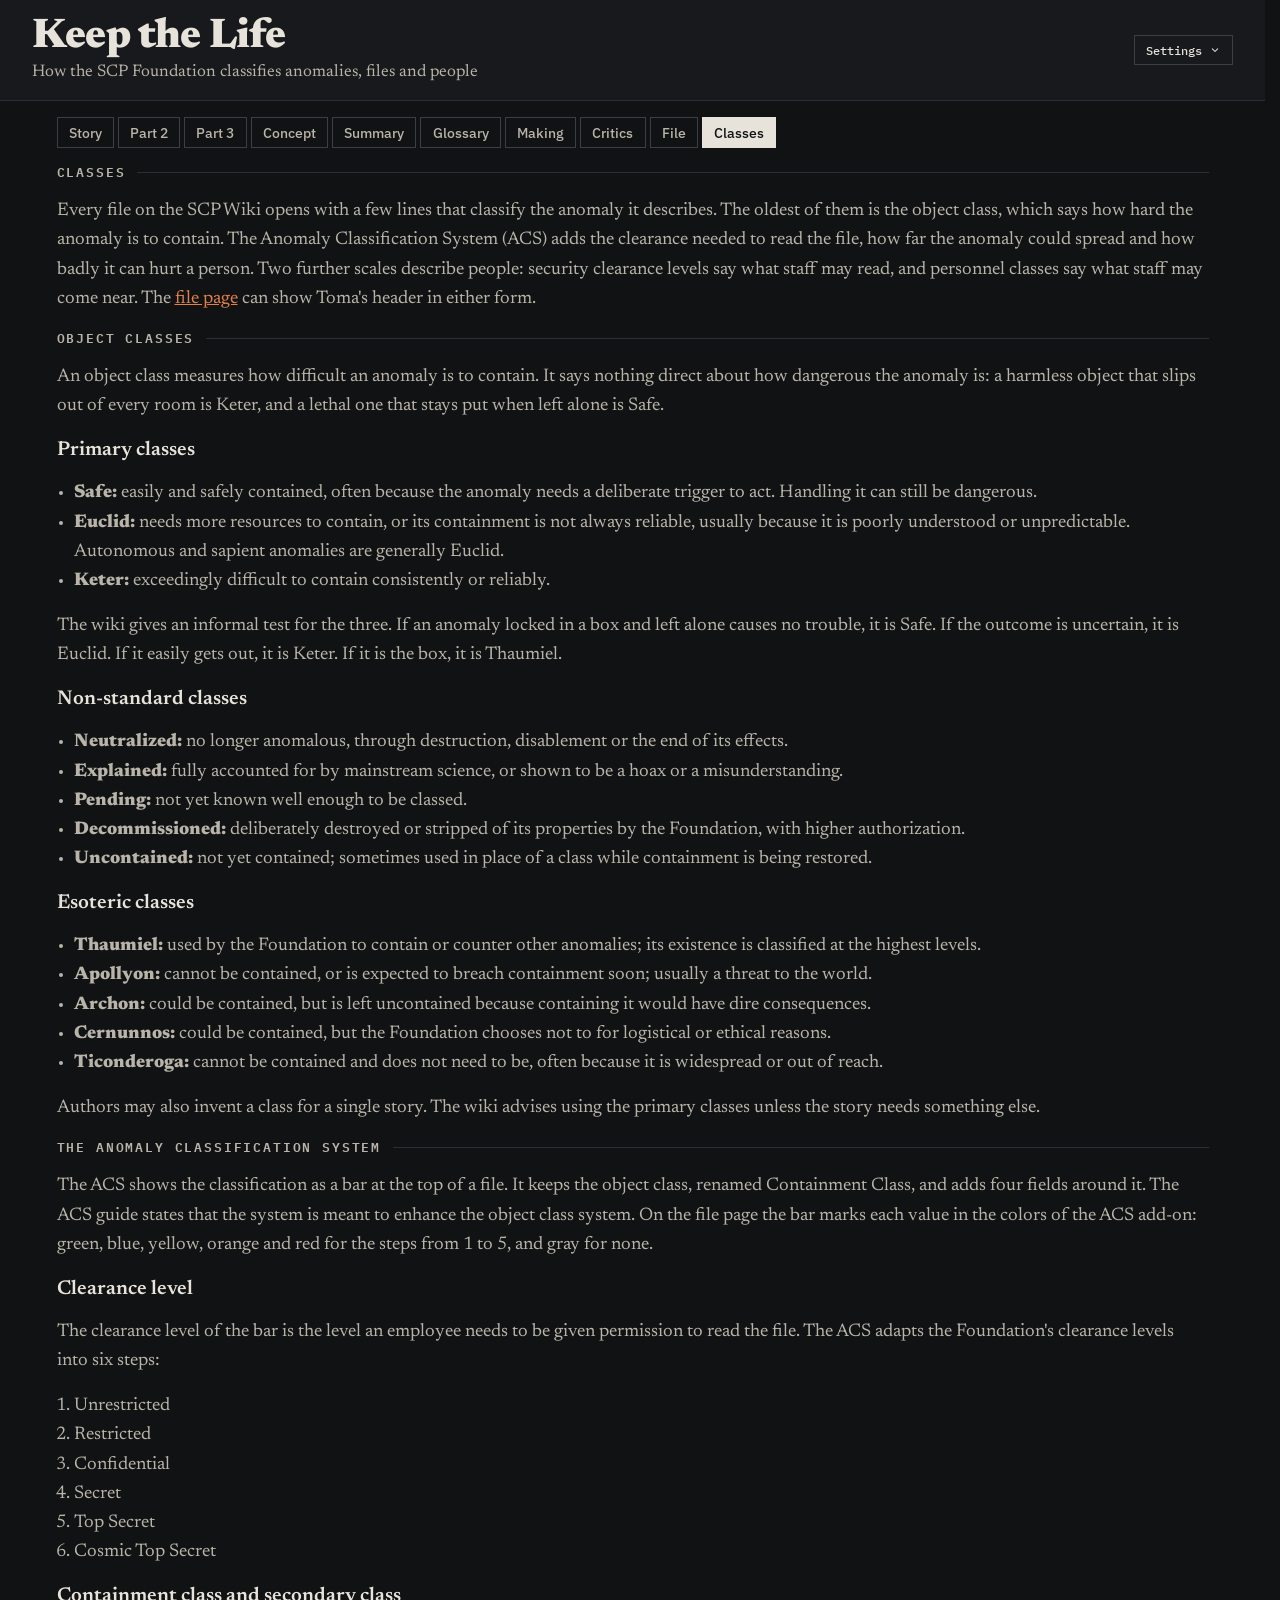
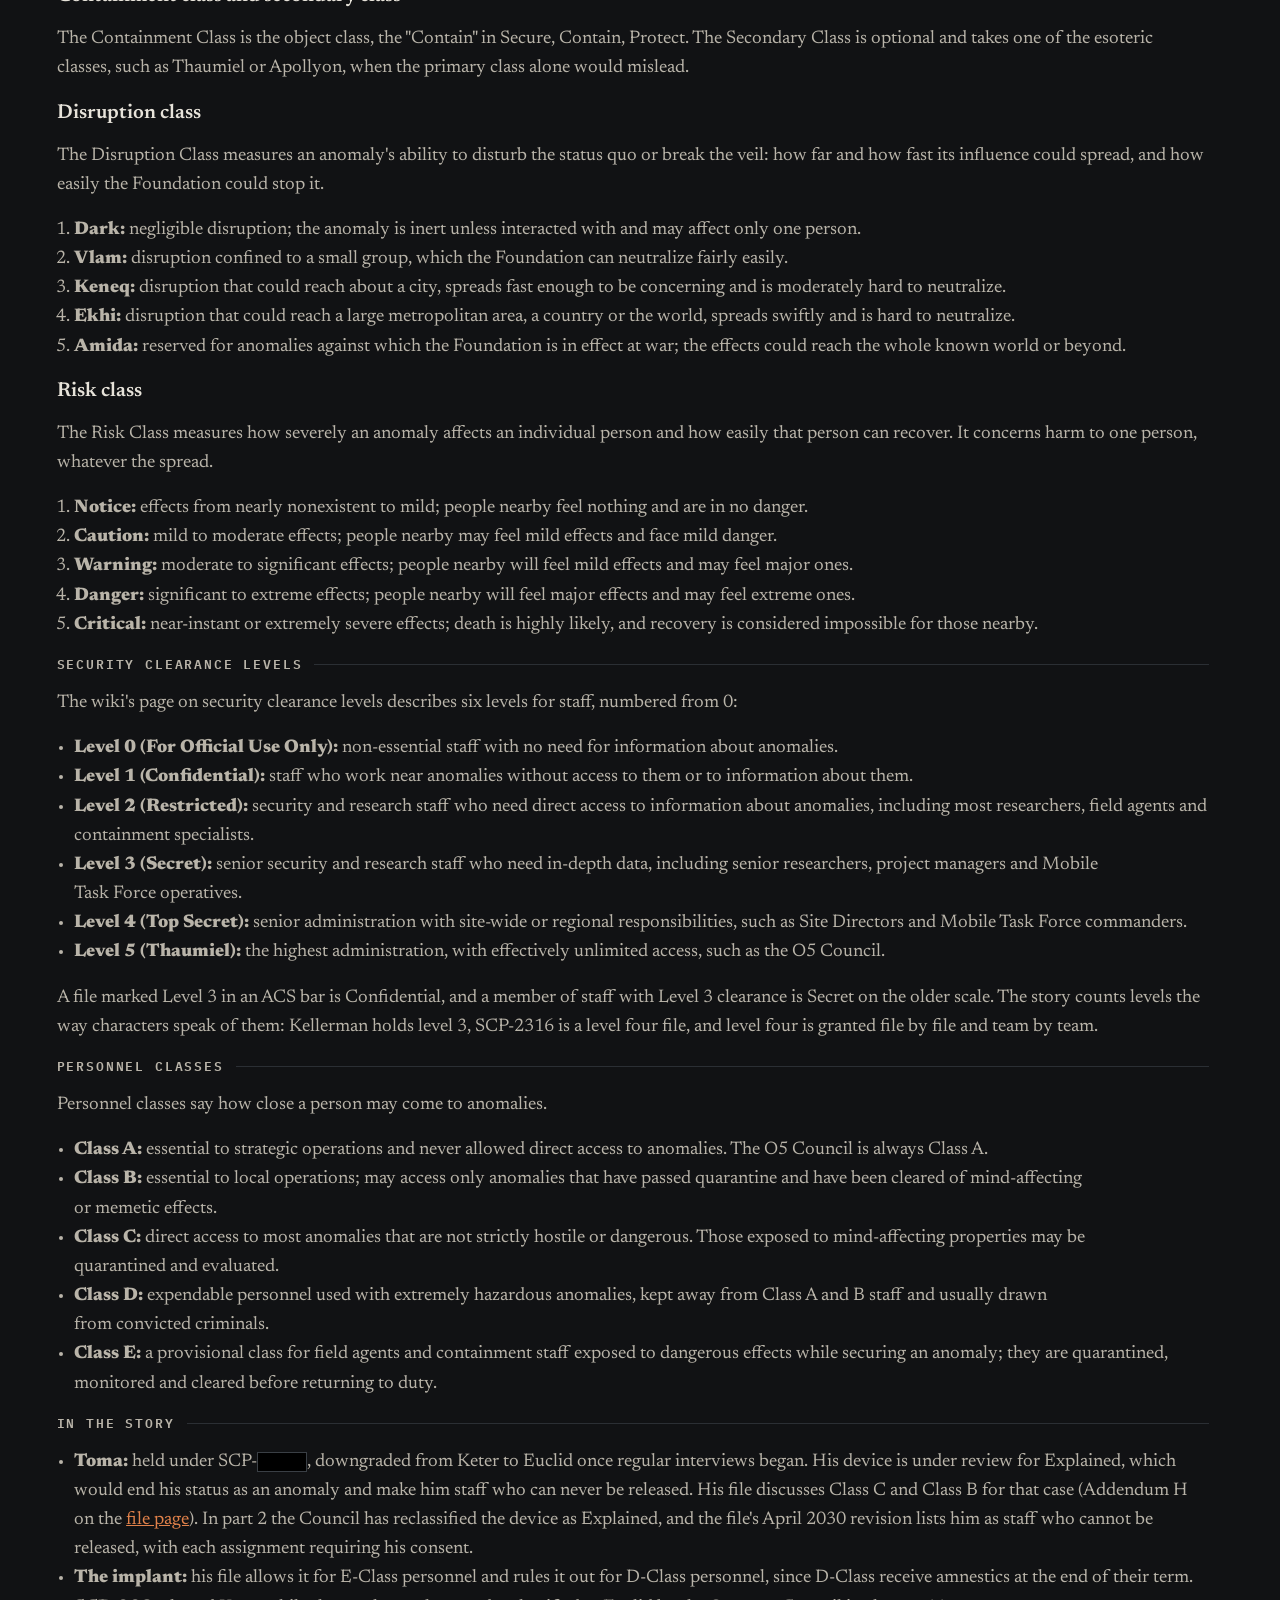
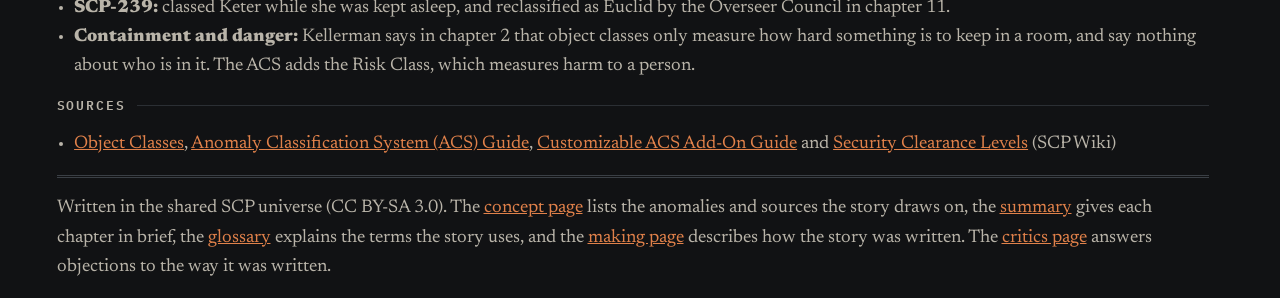
<file: notes/classes.html>
<!doctype html>
<html lang="en" class="no-js">
  <head>
    <meta charset="utf-8">
    <meta name="viewport" content="width=device-width, initial-scale=1">
    <title>Keep the Life: Classes</title>
    <link rel="stylesheet" href="../css/fonts.css">
    <link rel="stylesheet" href="../css/site/tokens.css">
    <link rel="stylesheet" href="../css/site/base.css">
    <link rel="stylesheet" href="../css/site/masthead.css">
    <link rel="stylesheet" href="../css/site/dock.css">
    <link rel="stylesheet" href="../css/site/tabs.css">
    <link rel="stylesheet" href="../css/site/end.css">
    <link rel="stylesheet" href="../css/site/motion.css">
    <link rel="stylesheet" href="../css/site/pages.css">
    <link rel="stylesheet" href="../css/site/print.css">
    <script src="../js/base/core.js" defer></script>
    <script src="../js/base/theme.js" defer></script>
    <script src="../js/base/motion.js" defer></script>
    <script src="../js/base/redact.js" defer></script>
    <script src="../js/text/pretty.js" defer></script>
    <script src="../js/text/width.js" defer></script>
    <script src="../js/pages/concept.js" defer></script>
    <script src="../js/reading/settings.js" defer></script>
    <script src="../js/reading/tocmenu.js" defer></script>
    <script src="../js/pages/settings.js" defer></script>
    <script src="../js/base/scrollfocus.js" defer></script>
  </head>
  <body class="cx-page pretty">
    <header class="mast cx-mast">
      <div class="mast-title">
        <h1>Keep the Life</h1>
        <p class="mast-sub">How the SCP Foundation classifies anomalies, files and people</p>
      </div>
      <button type="button" class="tool set-btn" aria-expanded="false" aria-controls="settings">Settings<svg class="ico" viewBox="0 0 16 16" aria-hidden="true" fill="none" stroke="currentColor" stroke-width="1.4" stroke-linecap="round" stroke-linejoin="round"><path d="M4.5 6.5L8 10l3.5-3.5"/></svg></button>
      <div class="mast-tools-wrap" id="settings" role="group" aria-label="Settings" data-open-key="notes-settings-open" data-start="closed" hidden>
        <div class="mast-tools">
          <span class="set-close-part"><button type="button" class="tool set-close">Close</button></span>
          <button type="button" class="tool" data-toggle="pretty" data-default="1" aria-pressed="true">Pretty wrap: on</button>
          <button type="button" class="tool" id="t-store" aria-pressed="false">Remember settings: this tab</button>
          <span class="tool-sep" aria-hidden="true"></span>
          <div class="tool-group" role="group" aria-labelledby="th-label">
            <span class="tg-label" id="th-label">Theme</span>
            <button type="button" class="tool" data-theme-set="dark" aria-pressed="true">Dark</button><button type="button" class="tool" data-theme-set="light" aria-pressed="false">Light</button><button type="button" class="tool" data-theme-set="system" aria-pressed="false">System</button>
          </div>
          <span class="tool-sep" aria-hidden="true"></span>
          <div class="tool-group" role="group" aria-labelledby="mo-label">
            <span class="tg-label" id="mo-label">Motion</span>
            <button type="button" class="tool" data-motion-set="system" aria-pressed="true">System</button><button type="button" class="tool" data-motion-set="reduced" aria-pressed="false">Reduced</button><button type="button" class="tool" data-motion-set="full" aria-pressed="false">Full</button>
          </div>
          <span class="tool-sep" aria-hidden="true"></span>
          <div class="tool-group" role="group" aria-labelledby="sp-label">
            <span class="tg-label" id="sp-label">Scroll speed</span>
            <button type="button" class="tool" data-speed-set="slow" aria-pressed="false">Slow</button><button type="button" class="tool" data-speed-set="normal" aria-pressed="true">Normal</button><button type="button" class="tool" data-speed-set="fast" aria-pressed="false">Fast</button>
          </div>
          <span class="tool-sep" aria-hidden="true"></span>
          <div class="tool-group" role="group" aria-labelledby="rd-label">
            <span class="tg-label" id="rd-label">Redactions</span>
            <button type="button" class="tool" data-redact-set="redacted" aria-pressed="true">Redacted</button><button type="button" class="tool" data-redact-set="static" aria-pressed="false">Static</button>
          </div>
          <span class="tool-sep" aria-hidden="true"></span>
          <div class="tool-group" role="group" aria-labelledby="pw-label">
            <span class="tg-label" id="pw-label">Page width</span>
            <button type="button" class="tool" data-step="-4" aria-label="Narrower">
              <svg class="ico" viewBox="0 0 16 16" aria-hidden="true" fill="none" stroke="currentColor" stroke-width="1.4" stroke-linecap="round" stroke-linejoin="round">
                <path d="M3 8h10"/>
              </svg>
            </button>
            <output class="tg-out" id="t-width-out" aria-live="polite">76 rem</output>
            <button type="button" class="tool" data-step="4" aria-label="Wider">
              <svg class="ico" viewBox="0 0 16 16" aria-hidden="true" fill="none" stroke="currentColor" stroke-width="1.4" stroke-linecap="round" stroke-linejoin="round">
                <path d="M8 3v10M3 8h10"/>
              </svg>
            </button>
            <button type="button" class="tool" data-width="full" aria-pressed="false">Full</button>
          </div>
        </div>
      </div>
    </header>
    <div class="toc-dock"><button type="button" class="toc-tuck" aria-pressed="false" aria-label="Hide the settings button" title="Hide the settings button"><svg class="ico" viewBox="0 0 16 16" aria-hidden="true"><path d="M6 3.5 10.5 8 6 12.5" fill="none" stroke="currentColor" stroke-width="1.6" stroke-linecap="round" stroke-linejoin="round"/></svg></button><button type="button" class="toc-set" aria-expanded="false" aria-controls="settings">Settings</button></div>
    <main class="cx">
      <nav class="cx-tabs" aria-label="Pages"><a class="tab" href="../index.html">Story</a><a class="tab" href="../part2.html">Part 2</a><a class="tab" href="../part3.html">Part 3</a><a class="tab" href="concept.html">Concept</a><a class="tab" href="summary.html">Summary</a><a class="tab" href="glossary.html">Glossary</a><a class="tab" href="making.html">Making</a><a class="tab" href="critics.html">Critics</a><a class="tab" href="file.html">File</a><a class="tab" href="classes.html" aria-current="page">Classes</a></nav>
      <h2 id="cl-intro">Classes</h2>
      <section aria-labelledby="cl-intro">
        <p>Every file on the SCP Wiki opens with a few lines that classify the anomaly it describes. The oldest of them is the object class, which says how hard the anomaly is to contain. The Anomaly Classification System (ACS) adds the clearance needed to read the file, how far the anomaly could spread and how badly it can hurt a person. Two further scales describe people: security clearance levels say what staff may read, and personnel classes say what staff may come near. The <a href="file.html">file page</a> can show Toma's header in either form.</p>
      </section>
      <h2 id="cl-object">Object classes</h2>
      <section aria-labelledby="cl-object">
        <p>An object class measures how difficult an anomaly is to contain. It says nothing direct about how dangerous the anomaly is: a harmless object that slips out of every room is Keter, and a lethal one that stays put when left alone is Safe.</p>
        <h3>Primary classes</h3>
        <ul class="cx-conv">
          <li><strong>Safe:</strong> easily and safely contained, often because the anomaly needs a deliberate trigger to act. Handling it can still be dangerous.</li>
          <li><strong>Euclid:</strong> needs more resources to contain, or its containment is not always reliable, usually because it is poorly understood or unpredictable. Autonomous and sapient anomalies are generally Euclid.</li>
          <li><strong>Keter:</strong> exceedingly difficult to contain consistently or reliably.</li>
        </ul>
        <p>The wiki gives an informal test for the three. If an anomaly locked in a box and left alone causes no trouble, it is Safe. If the outcome is uncertain, it is Euclid. If it easily gets out, it is Keter. If it is the box, it is Thaumiel.</p>
        <h3>Non-standard classes</h3>
        <ul class="cx-conv">
          <li><strong>Neutralized:</strong> no longer anomalous, through destruction, disablement or the end of its effects.</li>
          <li><strong>Explained:</strong> fully accounted for by mainstream science, or shown to be a hoax or a misunderstanding.</li>
          <li><strong>Pending:</strong> not yet known well enough to be classed.</li>
          <li><strong>Decommissioned:</strong> deliberately destroyed or stripped of its properties by the Foundation, with higher authorization.</li>
          <li><strong>Uncontained:</strong> not yet contained; sometimes used in place of a class while containment is being restored.</li>
        </ul>
        <h3>Esoteric classes</h3>
        <ul class="cx-conv">
          <li><strong>Thaumiel:</strong> used by the Foundation to contain or counter other anomalies; its existence is classified at the highest levels.</li>
          <li><strong>Apollyon:</strong> cannot be contained, or is expected to breach containment soon; usually a threat to the world.</li>
          <li><strong>Archon:</strong> could be contained, but is left uncontained because containing it would have dire consequences.</li>
          <li><strong>Cernunnos:</strong> could be contained, but the Foundation chooses not to for logistical or ethical reasons.</li>
          <li><strong>Ticonderoga:</strong> cannot be contained and does not need to be, often because it is widespread or out of reach.</li>
        </ul>
        <p>Authors may also invent a class for a single story. The wiki advises using the primary classes unless the story needs something else.</p>
      </section>
      <h2 id="cl-acs">The Anomaly Classification System</h2>
      <section aria-labelledby="cl-acs">
        <p>The ACS shows the classification as a bar at the top of a file. It keeps the object class, renamed Containment Class, and adds four fields around it. The ACS guide states that the system is meant to enhance the object class system. On the file page the bar marks each value in the colors of the ACS add-on: green, blue, yellow, orange and red for the steps from 1 to 5, and gray for none.</p>
        <h3>Clearance level</h3>
        <p>The clearance level of the bar is the level an employee needs to be given permission to read the file. The ACS adapts the Foundation's clearance levels into six steps:</p>
        <ol class="cx-conv">
          <li>Unrestricted</li>
          <li>Restricted</li>
          <li>Confidential</li>
          <li>Secret</li>
          <li>Top Secret</li>
          <li>Cosmic Top Secret</li>
        </ol>
        <h3>Containment class and secondary class</h3>
        <p>The Containment Class is the object class, the "Contain" in Secure, Contain, Protect. The Secondary Class is optional and takes one of the esoteric classes, such as Thaumiel or Apollyon, when the primary class alone would mislead.</p>
        <h3>Disruption class</h3>
        <p>The Disruption Class measures an anomaly's ability to disturb the status quo or break the veil: how far and how fast its influence could spread, and how easily the Foundation could stop it.</p>
        <ol class="cx-conv">
          <li><strong>Dark:</strong> negligible disruption; the anomaly is inert unless interacted with and may affect only one person.</li>
          <li><strong>Vlam:</strong> disruption confined to a small group, which the Foundation can neutralize fairly easily.</li>
          <li><strong>Keneq:</strong> disruption that could reach about a city, spreads fast enough to be concerning and is moderately hard to neutralize.</li>
          <li><strong>Ekhi:</strong> disruption that could reach a large metropolitan area, a country or the world, spreads swiftly and is hard to neutralize.</li>
          <li><strong>Amida:</strong> reserved for anomalies against which the Foundation is in effect at war; the effects could reach the whole known world or beyond.</li>
        </ol>
        <h3>Risk class</h3>
        <p>The Risk Class measures how severely an anomaly affects an individual person and how easily that person can recover. It concerns harm to one person, whatever the spread.</p>
        <ol class="cx-conv">
          <li><strong>Notice:</strong> effects from nearly nonexistent to mild; people nearby feel nothing and are in no danger.</li>
          <li><strong>Caution:</strong> mild to moderate effects; people nearby may feel mild effects and face mild danger.</li>
          <li><strong>Warning:</strong> moderate to significant effects; people nearby will feel mild effects and may feel major ones.</li>
          <li><strong>Danger:</strong> significant to extreme effects; people nearby will feel major effects and may feel extreme ones.</li>
          <li><strong>Critical:</strong> near-instant or extremely severe effects; death is highly likely, and recovery is considered impossible for those nearby.</li>
        </ol>
      </section>
      <h2 id="cl-clearance">Security clearance levels</h2>
      <section aria-labelledby="cl-clearance">
        <p>The wiki's page on security clearance levels describes six levels for staff, numbered from 0:</p>
        <ul class="cx-conv">
          <li><strong>Level 0 (For Official Use Only):</strong> non-essential staff with no need for information about anomalies.</li>
          <li><strong>Level 1 (Confidential):</strong> staff who work near anomalies without access to them or to information about them.</li>
          <li><strong>Level 2 (Restricted):</strong> security and research staff who need direct access to information about anomalies, including most researchers, field agents and containment specialists.</li>
          <li><strong>Level 3 (Secret):</strong> senior security and research staff who need in-depth data, including senior researchers, project managers and Mobile Task Force operatives.</li>
          <li><strong>Level 4 (Top Secret):</strong> senior administration with site-wide or regional responsibilities, such as Site Directors and Mobile Task Force commanders.</li>
          <li><strong>Level 5 (Thaumiel):</strong> the highest administration, with effectively unlimited access, such as the O5 Council.</li>
        </ul>
        <p>A file marked Level 3 in an ACS bar is Confidential, and a member of staff with Level 3 clearance is Secret on the older scale. The story counts levels the way characters speak of them: Kellerman holds level 3, SCP-2316 is a level four file, and level four is granted file by file and team by team.</p>
      </section>
      <h2 id="cl-personnel">Personnel classes</h2>
      <section aria-labelledby="cl-personnel">
        <p>Personnel classes say how close a person may come to anomalies.</p>
        <ul class="cx-conv">
          <li><strong>Class A:</strong> essential to strategic operations and never allowed direct access to anomalies. The O5 Council is always Class A.</li>
          <li><strong>Class B:</strong> essential to local operations; may access only anomalies that have passed quarantine and have been cleared of mind-affecting or memetic effects.</li>
          <li><strong>Class C:</strong> direct access to most anomalies that are not strictly hostile or dangerous. Those exposed to mind-affecting properties may be quarantined and evaluated.</li>
          <li><strong>Class D:</strong> expendable personnel used with extremely hazardous anomalies, kept away from Class A and B staff and usually drawn from convicted criminals.</li>
          <li><strong>Class E:</strong> a provisional class for field agents and containment staff exposed to dangerous effects while securing an anomaly; they are quarantined, monitored and cleared before returning to duty.</li>
        </ul>
      </section>
      <h2 id="cl-story">In the story</h2>
      <section aria-labelledby="cl-story">
        <ul class="cx-conv">
          <li><strong>Toma:</strong> held under SCP-<span class="redact"><span aria-hidden="true">████</span><span class="vh">redacted</span></span>, downgraded from Keter to Euclid once regular interviews began. His device is under review for Explained, which would end his status as an anomaly and make him staff who can never be released. His file discusses Class C and Class B for that case (Addendum H on the <a href="file.html">file page</a>). In part 2 the Council has reclassified the device as Explained, and the file's April 2030 revision lists him as staff who cannot be released, with each assignment requiring his consent.</li>
          <li><strong>The implant:</strong> his file allows it for E-Class personnel and rules it out for D-Class personnel, since D-Class receive amnestics at the end of their term.</li>
          <li><strong>SCP-239:</strong> classed Keter while she was kept asleep, and reclassified as Euclid by the Overseer Council in chapter 11.</li>
          <li><strong>Containment and danger:</strong> Kellerman says in chapter 2 that object classes only measure how hard something is to keep in a room, and say nothing about who is in it. The ACS adds the Risk Class, which measures harm to a person.</li>
        </ul>
      </section>
      <h2 id="cl-sources">Sources</h2>
      <section aria-labelledby="cl-sources">
        <ul class="cx-conv">
          <li><a href="https://scp-wiki.wikidot.com/object-classes" rel="external">Object Classes</a>, <a href="https://scp-wiki.wikidot.com/anomaly-classification-system-guide" rel="external">Anomaly Classification System (ACS) Guide</a>, <a href="https://scp-wiki.wikidot.com/component:customizable-acs-guide" rel="external">Customizable ACS Add-On Guide</a> and <a href="https://scp-wiki.wikidot.com/security-clearance-levels" rel="external">Security Clearance Levels</a> (SCP Wiki)</li>
        </ul>
      </section>
      <footer class="end">
        <p>Written in the shared SCP universe (CC BY-SA 3.0). The <a href="concept.html">concept page</a> lists the anomalies and sources the story draws on, the <a href="summary.html">summary</a> gives each chapter in brief, the <a href="glossary.html">glossary</a> explains the terms the story uses, and the <a href="making.html">making page</a> describes how the story was written. The <a href="critics.html">critics page</a> answers objections to the way it was written.</p>
      </footer>
    </main>
  </body>
</html>
</file>
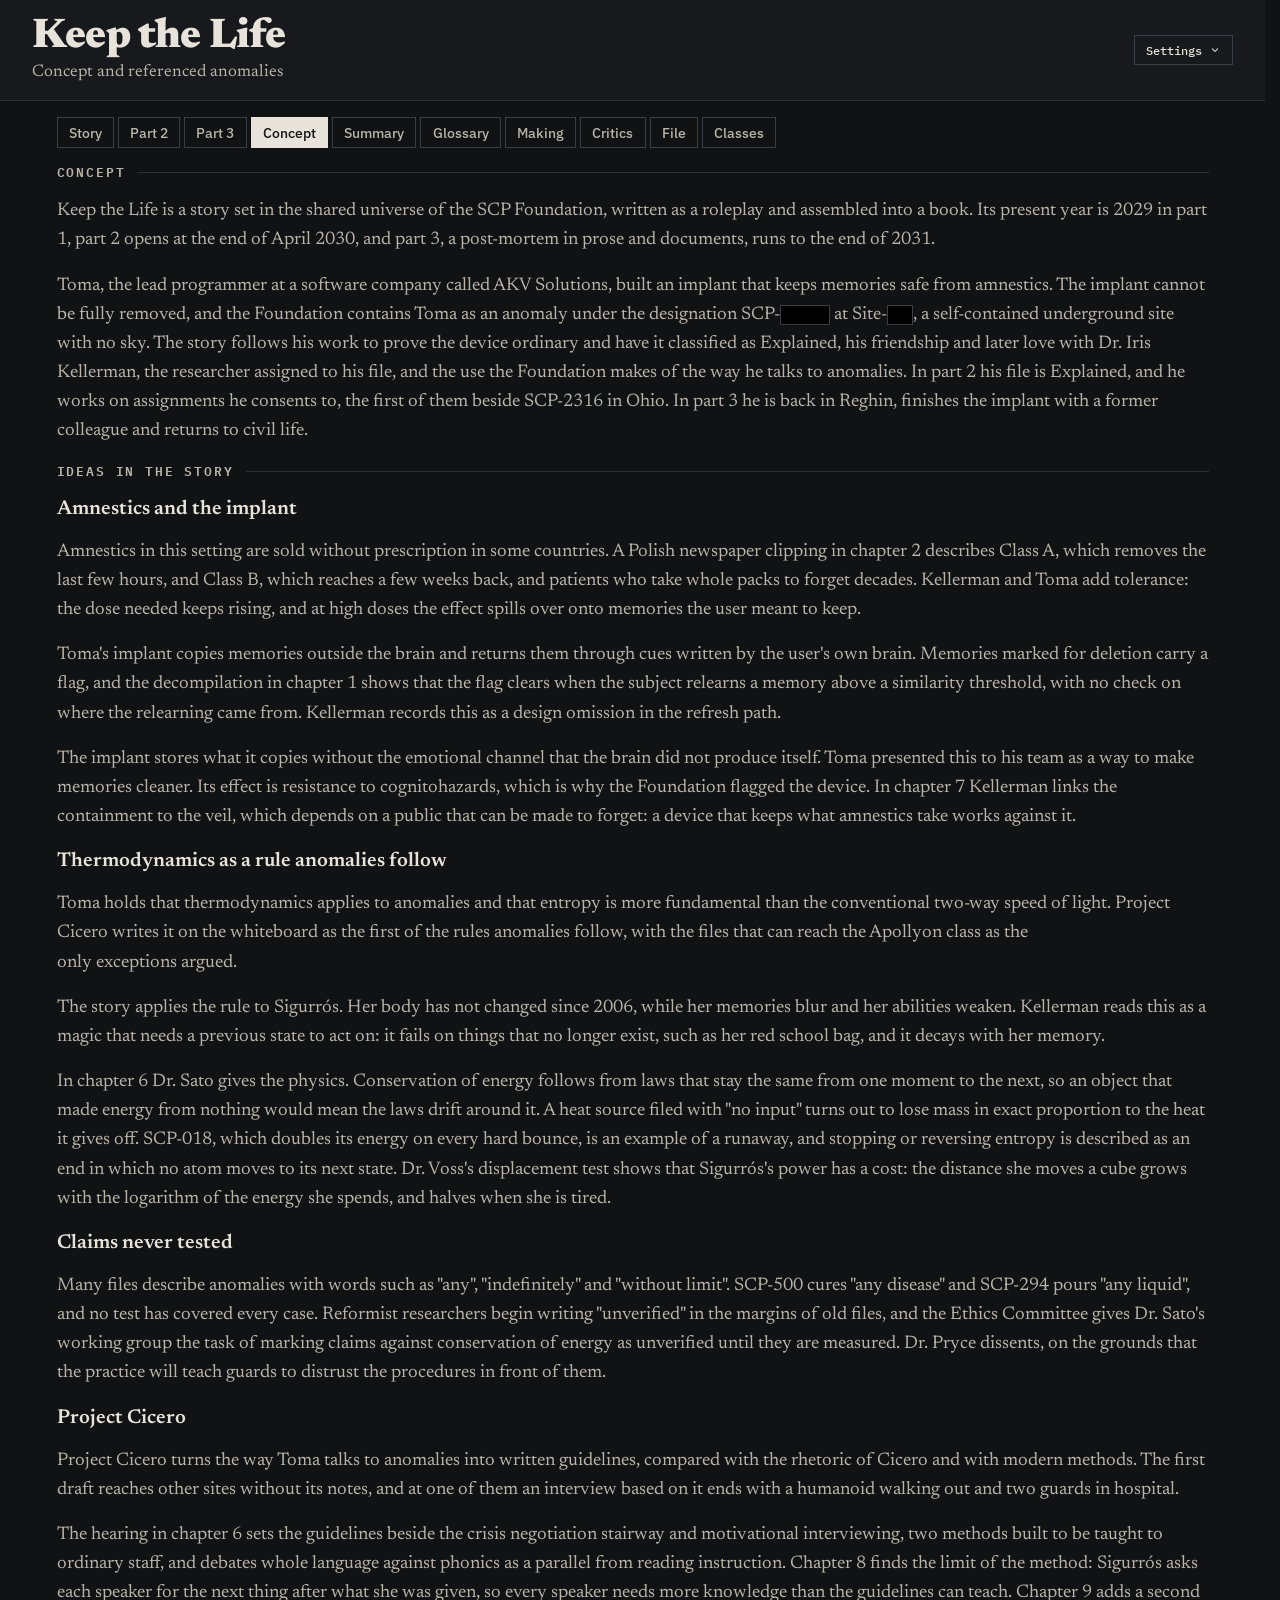
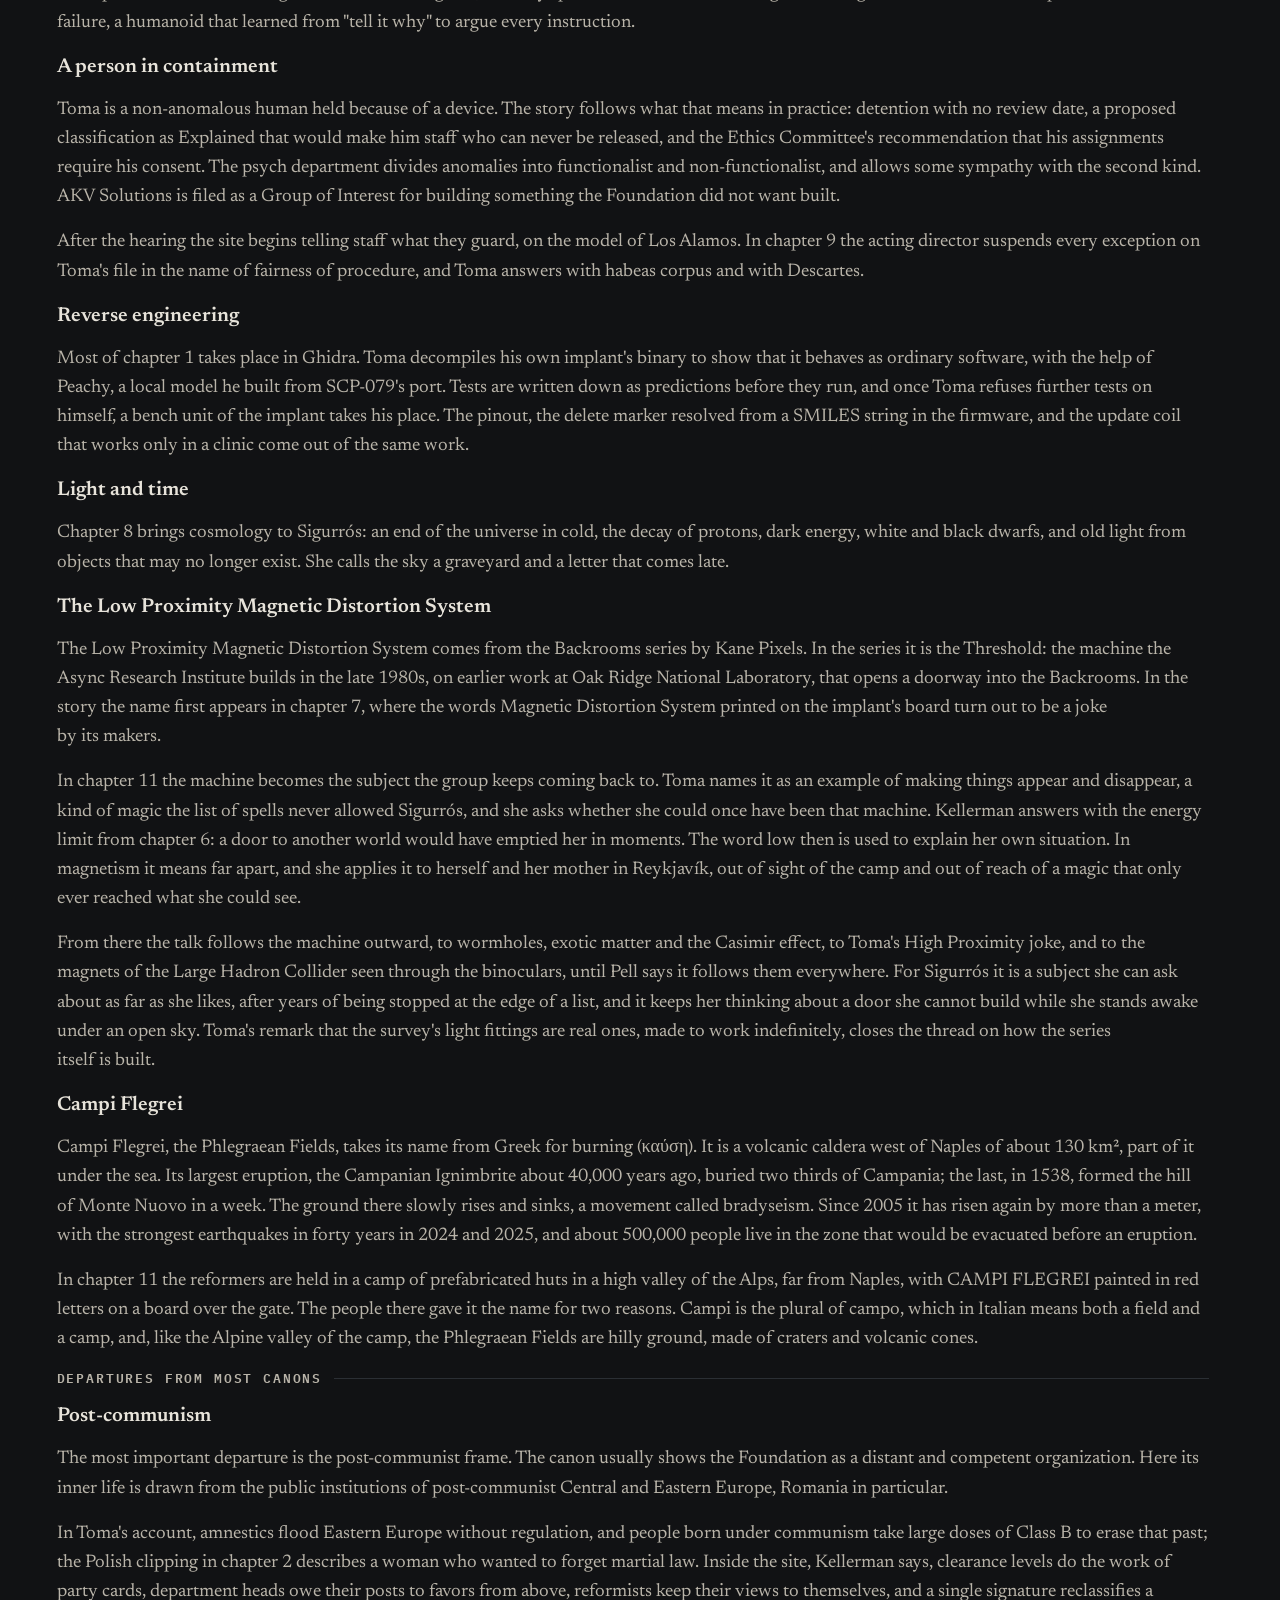
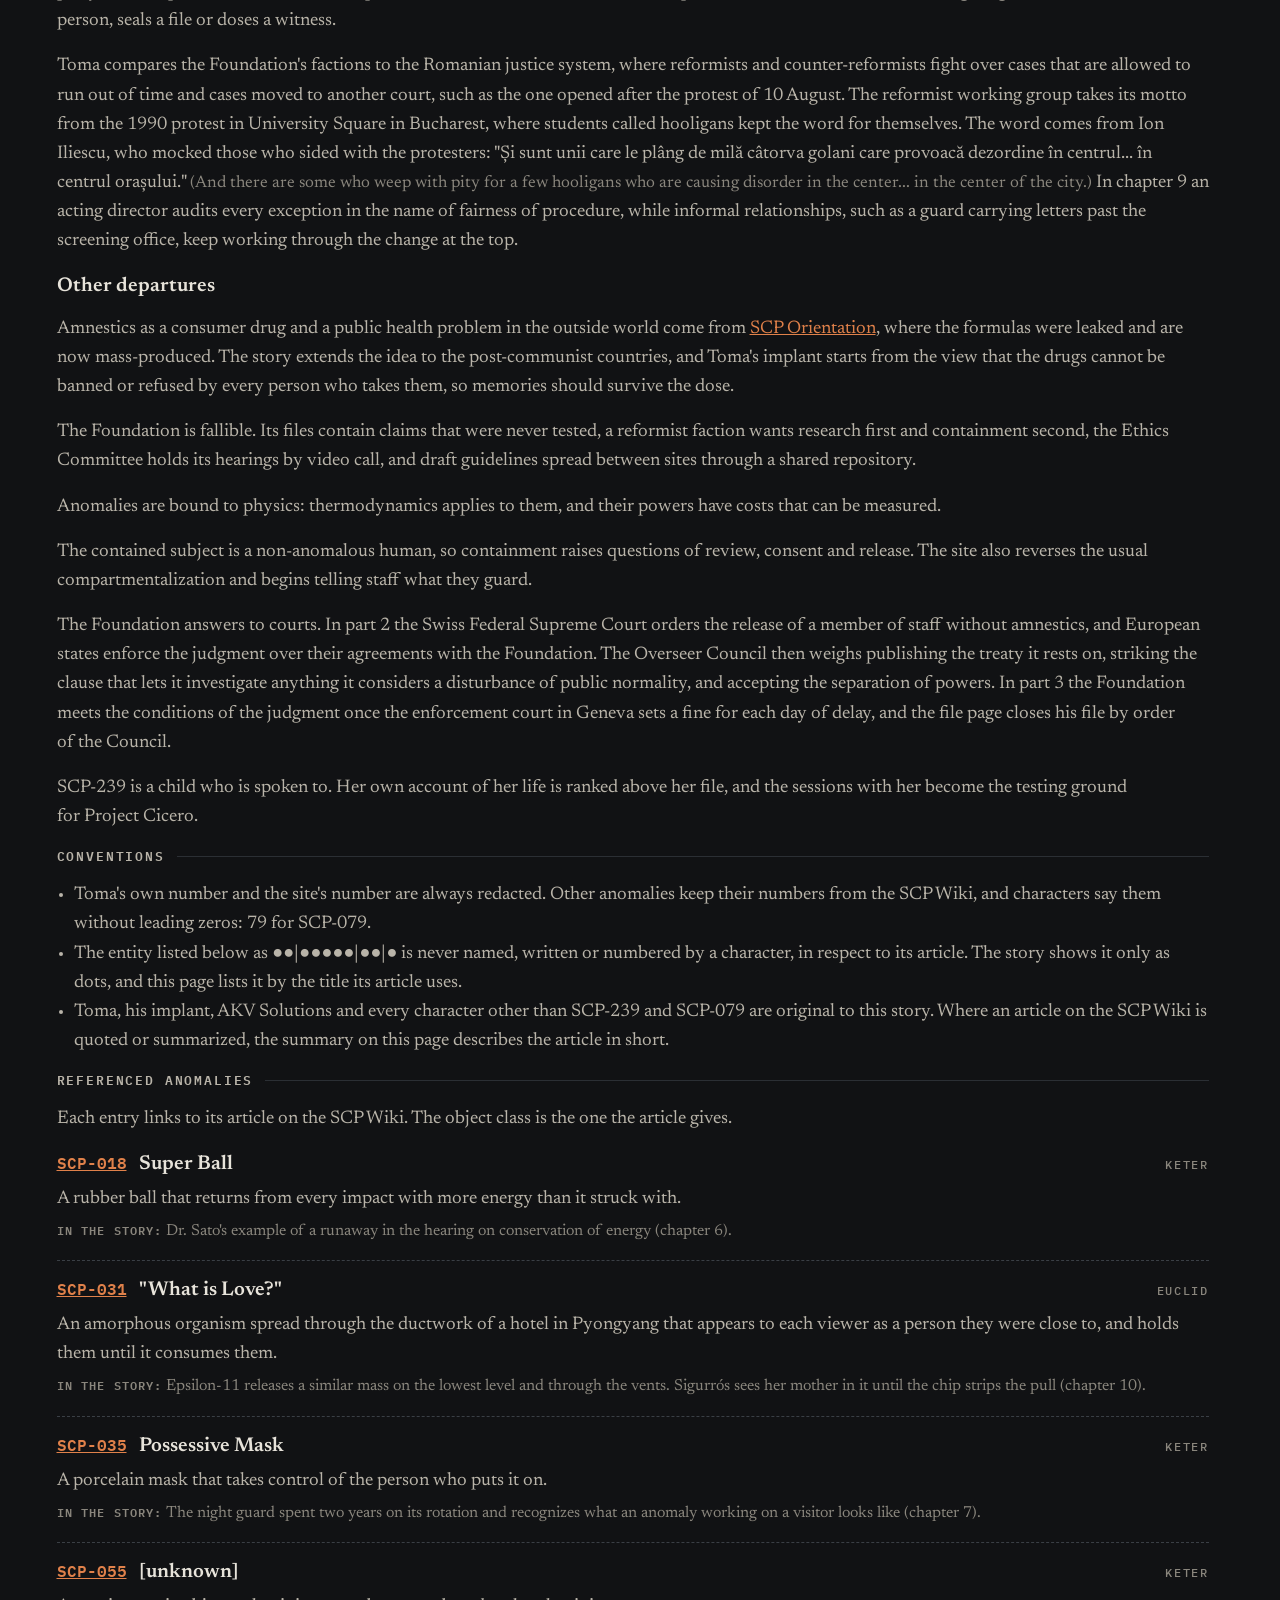
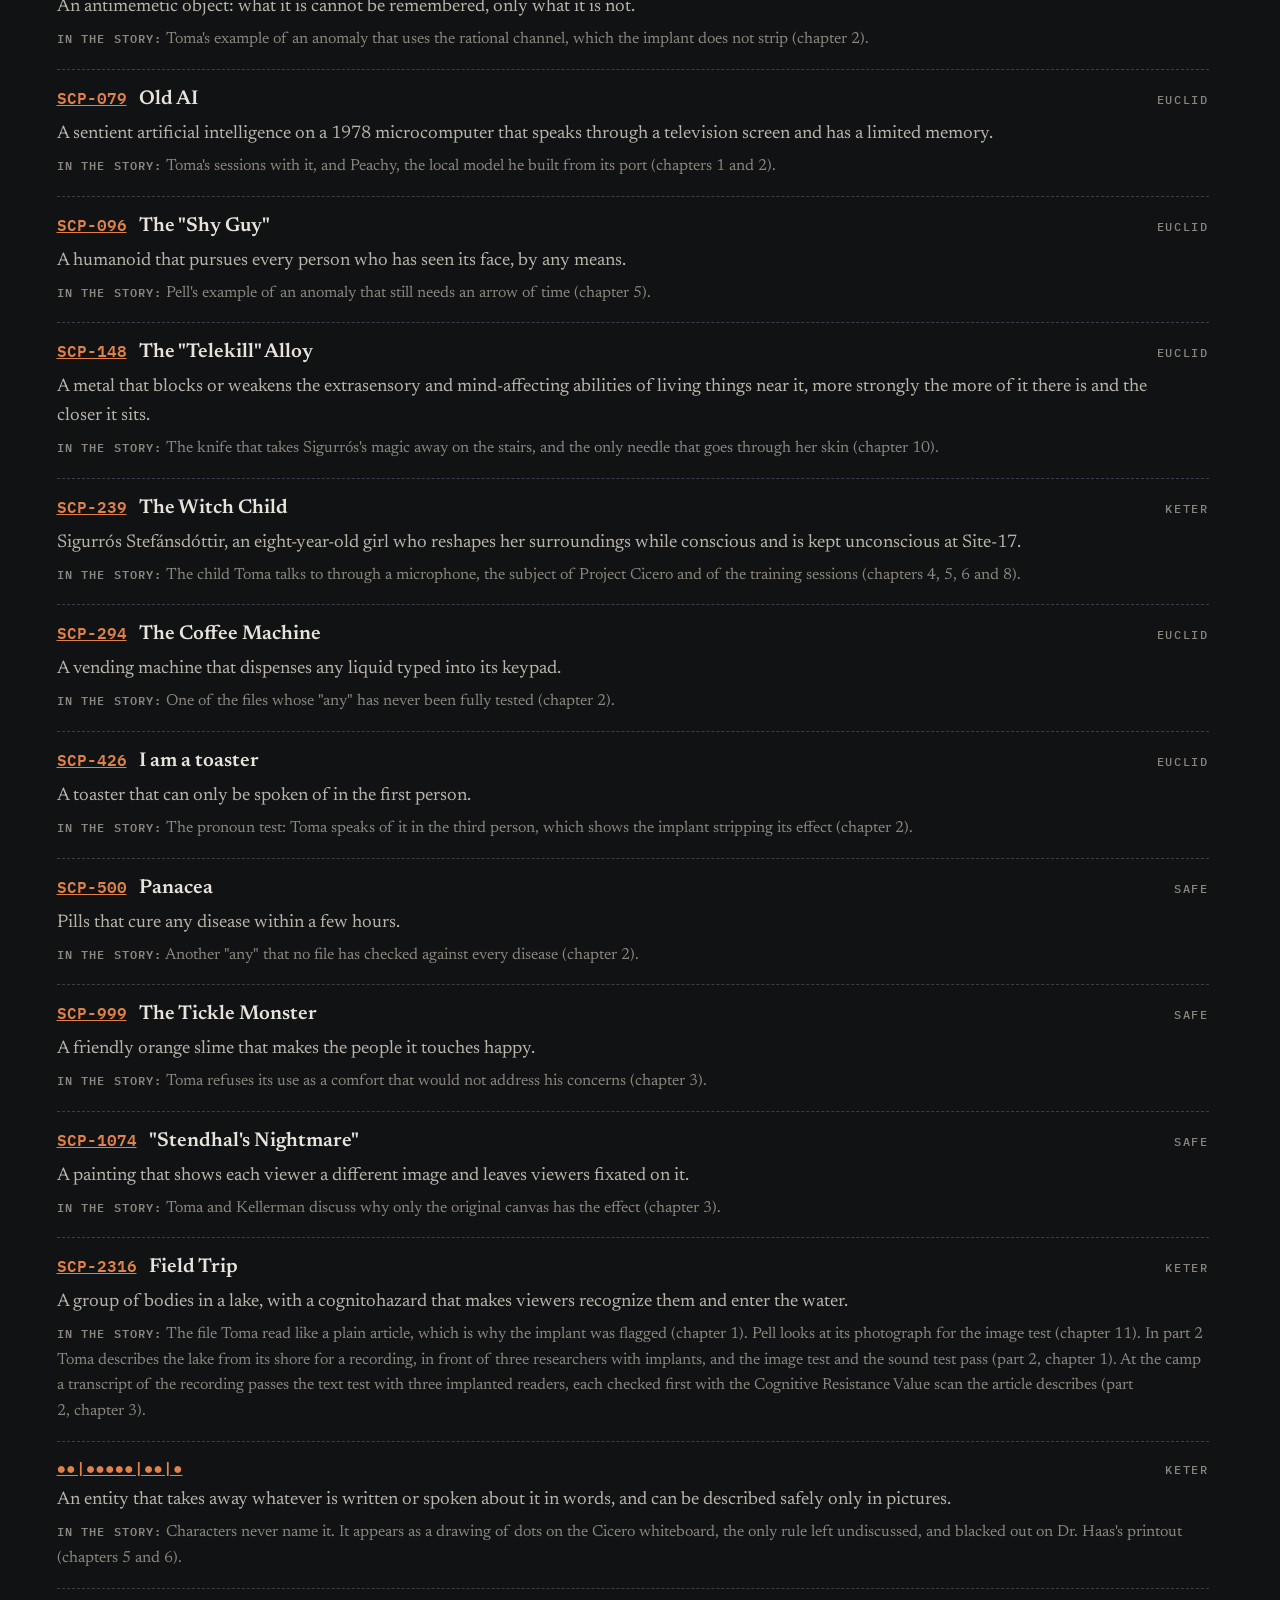
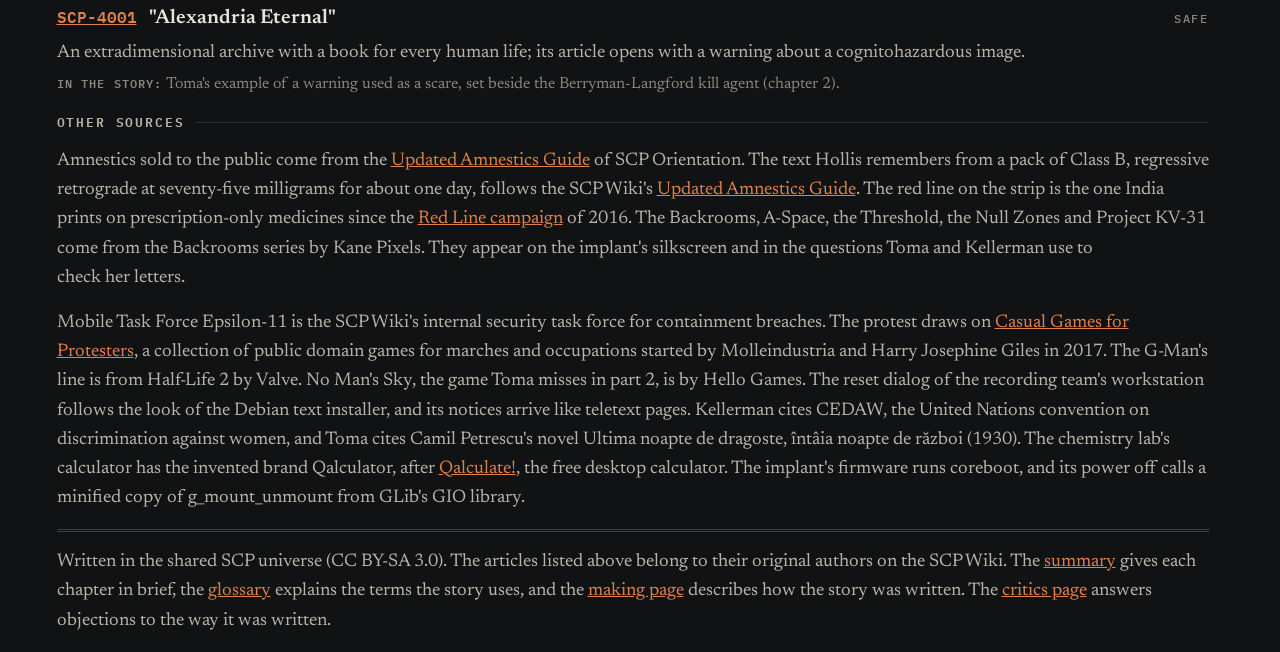
<file: notes/concept.html>
<!doctype html>
<html lang="en" class="no-js">
  <head>
    <meta charset="utf-8">
    <meta name="viewport" content="width=device-width, initial-scale=1">
    <title>Keep the Life: Concept</title>
    <link rel="stylesheet" href="../css/fonts.css">
    <link rel="stylesheet" href="../css/site/tokens.css">
    <link rel="stylesheet" href="../css/site/base.css">
    <link rel="stylesheet" href="../css/site/masthead.css">
    <link rel="stylesheet" href="../css/site/dock.css">
    <link rel="stylesheet" href="../css/site/tabs.css">
    <link rel="stylesheet" href="../css/site/end.css">
    <link rel="stylesheet" href="../css/site/motion.css">
    <link rel="stylesheet" href="../css/site/pages.css">
    <link rel="stylesheet" href="../css/site/print.css">
    <script src="../js/base/core.js" defer></script>
    <script src="../js/base/theme.js" defer></script>
    <script src="../js/base/motion.js" defer></script>
    <script src="../js/base/redact.js" defer></script>
    <script src="../js/text/pretty.js" defer></script>
    <script src="../js/text/width.js" defer></script>
    <script src="../js/pages/concept.js" defer></script>
    <script src="../js/reading/settings.js" defer></script>
    <script src="../js/reading/tocmenu.js" defer></script>
    <script src="../js/pages/settings.js" defer></script>
    <script src="../js/base/scrollfocus.js" defer></script>
  </head>
  <body class="cx-page pretty">
    <header class="mast cx-mast">
      <div class="mast-title">
        <h1>Keep the Life</h1>
        <p class="mast-sub">Concept and referenced anomalies</p>
      </div>
      <button type="button" class="tool set-btn" aria-expanded="false" aria-controls="settings">Settings<svg class="ico" viewBox="0 0 16 16" aria-hidden="true" fill="none" stroke="currentColor" stroke-width="1.4" stroke-linecap="round" stroke-linejoin="round"><path d="M4.5 6.5L8 10l3.5-3.5"/></svg></button>
      <div class="mast-tools-wrap" id="settings" role="group" aria-label="Settings" data-open-key="notes-settings-open" data-start="closed" hidden>
        <div class="mast-tools">
          <span class="set-close-part"><button type="button" class="tool set-close">Close</button></span>
          <button type="button" class="tool" data-toggle="pretty" data-default="1" aria-pressed="true">Pretty wrap: on</button>
          <button type="button" class="tool" id="t-store" aria-pressed="false">Remember settings: this tab</button>
          <span class="tool-sep" aria-hidden="true"></span>
          <div class="tool-group" role="group" aria-labelledby="th-label">
            <span class="tg-label" id="th-label">Theme</span>
            <button type="button" class="tool" data-theme-set="dark" aria-pressed="true">Dark</button><button type="button" class="tool" data-theme-set="light" aria-pressed="false">Light</button><button type="button" class="tool" data-theme-set="system" aria-pressed="false">System</button>
          </div>
          <span class="tool-sep" aria-hidden="true"></span>
          <div class="tool-group" role="group" aria-labelledby="mo-label">
            <span class="tg-label" id="mo-label">Motion</span>
            <button type="button" class="tool" data-motion-set="system" aria-pressed="true">System</button><button type="button" class="tool" data-motion-set="reduced" aria-pressed="false">Reduced</button><button type="button" class="tool" data-motion-set="full" aria-pressed="false">Full</button>
          </div>
          <span class="tool-sep" aria-hidden="true"></span>
          <div class="tool-group" role="group" aria-labelledby="sp-label">
            <span class="tg-label" id="sp-label">Scroll speed</span>
            <button type="button" class="tool" data-speed-set="slow" aria-pressed="false">Slow</button><button type="button" class="tool" data-speed-set="normal" aria-pressed="true">Normal</button><button type="button" class="tool" data-speed-set="fast" aria-pressed="false">Fast</button>
          </div>
          <span class="tool-sep" aria-hidden="true"></span>
          <div class="tool-group" role="group" aria-labelledby="rd-label">
            <span class="tg-label" id="rd-label">Redactions</span>
            <button type="button" class="tool" data-redact-set="redacted" aria-pressed="true">Redacted</button><button type="button" class="tool" data-redact-set="static" aria-pressed="false">Static</button>
          </div>
          <span class="tool-sep" aria-hidden="true"></span>
          <div class="tool-group" role="group" aria-labelledby="pw-label">
            <span class="tg-label" id="pw-label">Page width</span>
            <button type="button" class="tool" data-step="-4" aria-label="Narrower">
              <svg class="ico" viewBox="0 0 16 16" aria-hidden="true" fill="none" stroke="currentColor" stroke-width="1.4" stroke-linecap="round" stroke-linejoin="round">
                <path d="M3 8h10"/>
              </svg>
            </button>
            <output class="tg-out" id="t-width-out" aria-live="polite">76 rem</output>
            <button type="button" class="tool" data-step="4" aria-label="Wider">
              <svg class="ico" viewBox="0 0 16 16" aria-hidden="true" fill="none" stroke="currentColor" stroke-width="1.4" stroke-linecap="round" stroke-linejoin="round">
                <path d="M8 3v10M3 8h10"/>
              </svg>
            </button>
            <button type="button" class="tool" data-width="full" aria-pressed="false">Full</button>
          </div>
        </div>
      </div>
    </header>
    <div class="toc-dock"><button type="button" class="toc-tuck" aria-pressed="false" aria-label="Hide the settings button" title="Hide the settings button"><svg class="ico" viewBox="0 0 16 16" aria-hidden="true"><path d="M6 3.5 10.5 8 6 12.5" fill="none" stroke="currentColor" stroke-width="1.6" stroke-linecap="round" stroke-linejoin="round"/></svg></button><button type="button" class="toc-set" aria-expanded="false" aria-controls="settings">Settings</button></div>
    <main class="cx">
      <nav class="cx-tabs" aria-label="Pages"><a class="tab" href="../index.html">Story</a><a class="tab" href="../part2.html">Part 2</a><a class="tab" href="../part3.html">Part 3</a><a class="tab" href="concept.html" aria-current="page">Concept</a><a class="tab" href="summary.html">Summary</a><a class="tab" href="glossary.html">Glossary</a><a class="tab" href="making.html">Making</a><a class="tab" href="critics.html">Critics</a><a class="tab" href="file.html">File</a><a class="tab" href="classes.html">Classes</a></nav>
      <h2 id="cx-concept">Concept</h2>
      <section aria-labelledby="cx-concept">
        <p>Keep the Life is a story set in the shared universe of the SCP Foundation, written as a roleplay and assembled into a book. Its present year is 2029 in part 1, part 2 opens at the end of April 2030, and part 3, a post-mortem in prose and documents, runs to the end of 2031.</p>
        <p>Toma, the lead programmer at a software company called AKV Solutions, built an implant that keeps memories safe from amnestics. The implant cannot be fully removed, and the Foundation contains Toma as an anomaly under the designation SCP-<span class="redact"><span aria-hidden="true">████</span><span class="vh">redacted</span></span> at Site-<span class="redact"><span aria-hidden="true">██</span><span class="vh">redacted</span></span>, a self-contained underground site with no sky. The story follows his work to prove the device ordinary and have it classified as Explained, his friendship and later love with Dr. Iris Kellerman, the researcher assigned to his file, and the use the Foundation makes of the way he talks to anomalies. In part 2 his file is Explained, and he works on assignments he consents to, the first of them beside SCP-2316 in Ohio. In part 3 he is back in Reghin, finishes the implant with a former colleague and returns to civil life.</p>
      </section>
      <h2 id="cx-ideas">Ideas in the story</h2>
      <section class="cx-themes" aria-labelledby="cx-ideas">
        <h3>Amnestics and the implant</h3>
        <p>Amnestics in this setting are sold without prescription in some countries. A Polish newspaper clipping in chapter 2 describes Class A, which removes the last few hours, and Class B, which reaches a few weeks back, and patients who take whole packs to forget decades. Kellerman and Toma add tolerance: the dose needed keeps rising, and at high doses the effect spills over onto memories the user meant to keep.</p>
        <p>Toma's implant copies memories outside the brain and returns them through cues written by the user's own brain. Memories marked for deletion carry a flag, and the decompilation in chapter 1 shows that the flag clears when the subject relearns a memory above a similarity threshold, with no check on where the relearning came from. Kellerman records this as a design omission in the refresh path.</p>
        <p>The implant stores what it copies without the emotional channel that the brain did not produce itself. Toma presented this to his team as a way to make memories cleaner. Its effect is resistance to cognitohazards, which is why the Foundation flagged the device. In chapter 7 Kellerman links the containment to the veil, which depends on a public that can be made to forget: a device that keeps what amnestics take works against it.</p>
        <h3>Thermodynamics as a rule anomalies follow</h3>
        <p>Toma holds that thermodynamics applies to anomalies and that entropy is more fundamental than the conventional two-way speed of light. Project Cicero writes it on the whiteboard as the first of the rules anomalies follow, with the files that can reach the Apollyon class as the only exceptions argued.</p>
        <p>The story applies the rule to Sigurrós. Her body has not changed since 2006, while her memories blur and her abilities weaken. Kellerman reads this as a magic that needs a previous state to act on: it fails on things that no longer exist, such as her red school bag, and it decays with her memory.</p>
        <p>In chapter 6 Dr. Sato gives the physics. Conservation of energy follows from laws that stay the same from one moment to the next, so an object that made energy from nothing would mean the laws drift around it. A heat source filed with "no input" turns out to lose mass in exact proportion to the heat it gives off. SCP-018, which doubles its energy on every hard bounce, is an example of a runaway, and stopping or reversing entropy is described as an end in which no atom moves to its next state. Dr. Voss's displacement test shows that Sigurrós's power has a cost: the distance she moves a cube grows with the logarithm of the energy she spends, and halves when she is tired.</p>
        <h3>Claims never tested</h3>
        <p>Many files describe anomalies with words such as "any", "indefinitely" and "without limit". SCP-500 cures "any disease" and SCP-294 pours "any liquid", and no test has covered every case. Reformist researchers begin writing "unverified" in the margins of old files, and the Ethics Committee gives Dr. Sato's working group the task of marking claims against conservation of energy as unverified until they are measured. Dr. Pryce dissents, on the grounds that the practice will teach guards to distrust the procedures in front of them.</p>
        <h3>Project Cicero</h3>
        <p>Project Cicero turns the way Toma talks to anomalies into written guidelines, compared with the rhetoric of Cicero and with modern methods. The first draft reaches other sites without its notes, and at one of them an interview based on it ends with a humanoid walking out and two guards in hospital.</p>
        <p>The hearing in chapter 6 sets the guidelines beside the crisis negotiation stairway and motivational interviewing, two methods built to be taught to ordinary staff, and debates whole language against phonics as a parallel from reading instruction. Chapter 8 finds the limit of the method: Sigurrós asks each speaker for the next thing after what she was given, so every speaker needs more knowledge than the guidelines can teach. Chapter 9 adds a second failure, a humanoid that learned from "tell it why" to argue every instruction.</p>
        <h3>A person in containment</h3>
        <p>Toma is a non-anomalous human held because of a device. The story follows what that means in practice: detention with no review date, a proposed classification as Explained that would make him staff who can never be released, and the Ethics Committee's recommendation that his assignments require his consent. The psych department divides anomalies into functionalist and non-functionalist, and allows some sympathy with the second kind. AKV Solutions is filed as a Group of Interest for building something the Foundation did not want built.</p>
        <p>After the hearing the site begins telling staff what they guard, on the model of Los Alamos. In chapter 9 the acting director suspends every exception on Toma's file in the name of fairness of procedure, and Toma answers with habeas corpus and with Descartes.</p>
        <h3>Reverse engineering</h3>
        <p>Most of chapter 1 takes place in Ghidra. Toma decompiles his own implant's binary to show that it behaves as ordinary software, with the help of Peachy, a local model he built from SCP-079's port. Tests are written down as predictions before they run, and once Toma refuses further tests on himself, a bench unit of the implant takes his place. The pinout, the delete marker resolved from a SMILES string in the firmware, and the update coil that works only in a clinic come out of the same work.</p>
        <h3>Light and time</h3>
        <p>Chapter 8 brings cosmology to Sigurrós: an end of the universe in cold, the decay of protons, dark energy, white and black dwarfs, and old light from objects that may no longer exist. She calls the sky a graveyard and a letter that comes late.</p>
        <h3>The Low Proximity Magnetic Distortion System</h3>
        <p>The Low Proximity Magnetic Distortion System comes from the Backrooms series by Kane Pixels. In the series it is the Threshold: the machine the Async Research Institute builds in the late 1980s, on earlier work at Oak Ridge National Laboratory, that opens a doorway into the Backrooms. In the story the name first appears in chapter 7, where the words Magnetic Distortion System printed on the implant's board turn out to be a joke by its makers.</p>
        <p>In chapter 11 the machine becomes the subject the group keeps coming back to. Toma names it as an example of making things appear and disappear, a kind of magic the list of spells never allowed Sigurrós, and she asks whether she could once have been that machine. Kellerman answers with the energy limit from chapter 6: a door to another world would have emptied her in moments. The word low then is used to explain her own situation. In magnetism it means far apart, and she applies it to herself and her mother in Reykjavík, out of sight of the camp and out of reach of a magic that only ever reached what she could see.</p>
        <p>From there the talk follows the machine outward, to wormholes, exotic matter and the Casimir effect, to Toma's High Proximity joke, and to the magnets of the Large Hadron Collider seen through the binoculars, until Pell says it follows them everywhere. For Sigurrós it is a subject she can ask about as far as she likes, after years of being stopped at the edge of a list, and it keeps her thinking about a door she cannot build while she stands awake under an open sky. Toma's remark that the survey's light fittings are real ones, made to work indefinitely, closes the thread on how the series itself is built.</p>
        <h3>Campi Flegrei</h3>
        <p>Campi Flegrei, the Phlegraean Fields, takes its name from Greek for burning (καύση). It is a volcanic caldera west of Naples of about 130 km², part of it under the sea. Its largest eruption, the Campanian Ignimbrite about 40,000 years ago, buried two thirds of Campania; the last, in 1538, formed the hill of Monte Nuovo in a week. The ground there slowly rises and sinks, a movement called bradyseism. Since 2005 it has risen again by more than a meter, with the strongest earthquakes in forty years in 2024 and 2025, and about 500,000 people live in the zone that would be evacuated before an eruption.</p>
        <p>In chapter 11 the reformers are held in a camp of prefabricated huts in a high valley of the Alps, far from Naples, with CAMPI FLEGREI painted in red letters on a board over the gate. The people there gave it the name for two reasons. Campi is the plural of campo, which in Italian means both a field and a camp, and, like the Alpine valley of the camp, the Phlegraean Fields are hilly ground, made of craters and volcanic cones.</p>
      </section>
      <h2 id="cx-dep">Departures from most canons</h2>
      <section class="cx-themes" aria-labelledby="cx-dep">
        <h3>Post-communism</h3>
        <p>The most important departure is the post-communist frame. The canon usually shows the Foundation as a distant and competent organization. Here its inner life is drawn from the public institutions of post-communist Central and Eastern Europe, Romania in particular.</p>
        <p>In Toma's account, amnestics flood Eastern Europe without regulation, and people born under communism take large doses of Class B to erase that past; the Polish clipping in chapter 2 describes a woman who wanted to forget martial law. Inside the site, Kellerman says, clearance levels do the work of party cards, department heads owe their posts to favors from above, reformists keep their views to themselves, and a single signature reclassifies a person, seals a file or doses a witness.</p>
        <p>Toma compares the Foundation's factions to the Romanian justice system, where reformists and counter-reformists fight over cases that are allowed to run out of time and cases moved to another court, such as the one opened after the protest of 10 August. The reformist working group takes its motto from the 1990 protest in University Square in Bucharest, where students called hooligans kept the word for themselves. The word comes from Ion Iliescu, who mocked those who sided with the protesters: "<span lang="ro">Și sunt unii care le plâng de milă câtorva golani care provoacă dezordine în centrul... în centrul orașului.</span>" <span class="tr">(And there are some who weep with pity for a few hooligans who are causing disorder in the center... in the center of the city.)</span> In chapter 9 an acting director audits every exception in the name of fairness of procedure, while informal relationships, such as a guard carrying letters past the screening office, keep working through the change at the top.</p>
        <h3>Other departures</h3>
        <p>Amnestics as a consumer drug and a public health problem in the outside world come from <a href="https://www.youtube.com/watch?v=h8DNQjMZzx8" rel="external">SCP Orientation</a>, where the formulas were leaked and are now mass-produced. The story extends the idea to the post-communist countries, and Toma's implant starts from the view that the drugs cannot be banned or refused by every person who takes them, so memories should survive the dose.</p>
        <p>The Foundation is fallible. Its files contain claims that were never tested, a reformist faction wants research first and containment second, the Ethics Committee holds its hearings by video call, and draft guidelines spread between sites through a shared repository.</p>
        <p>Anomalies are bound to physics: thermodynamics applies to them, and their powers have costs that can be measured.</p>
        <p>The contained subject is a non-anomalous human, so containment raises questions of review, consent and release. The site also reverses the usual compartmentalization and begins telling staff what they guard.</p>
        <p>The Foundation answers to courts. In part 2 the Swiss Federal Supreme Court orders the release of a member of staff without amnestics, and European states enforce the judgment over their agreements with the Foundation. The Overseer Council then weighs publishing the treaty it rests on, striking the clause that lets it investigate anything it considers a disturbance of public normality, and accepting the separation of powers. In part 3 the Foundation meets the conditions of the judgment once the enforcement court in Geneva sets a fine for each day of delay, and the file page closes his file by order of the Council.</p>
        <p>SCP-239 is a child who is spoken to. Her own account of her life is ranked above her file, and the sessions with her become the testing ground for Project Cicero.</p>
      </section>
      <h2 id="cx-conv">Conventions</h2>
      <section aria-labelledby="cx-conv">
        <ul class="cx-conv">
          <li>Toma's own number and the site's number are always redacted. Other anomalies keep their numbers from the SCP Wiki, and characters say them without leading zeros: 79 for SCP-079.</li>
          <li>The entity listed below as ●●|●●●●●|●●|● is never named, written or numbered by a character, in respect to its article. The story shows it only as dots, and this page lists it by the title its article uses.</li>
          <li>Toma, his implant, AKV Solutions and every character other than SCP-239 and SCP-079 are original to this story. Where an article on the SCP Wiki is quoted or summarized, the summary on this page describes the article in short.</li>
        </ul>
      </section>
      <h2 id="cx-scp">Referenced anomalies</h2>
      <section aria-labelledby="cx-scp">
        <p>Each entry links to its article on the SCP Wiki. The object class is the one the article gives.</p>
        <ol class="cx-list">
          <li class="cx-item" id="scp-018">
            <h3><a href="https://scp-wiki.wikidot.com/scp-018" rel="external">SCP-018</a><span class="cx-title">Super Ball</span><span class="cx-class">Keter</span></h3>
            <p class="cx-desc">A rubber ball that returns from every impact with more energy than it struck with.</p>
            <p class="cx-story"><span>In the story:</span> Dr. Sato's example of a runaway in the hearing on conservation of energy (chapter 6).</p>
          </li>
          <li class="cx-item" id="scp-031">
            <h3><a href="https://scp-wiki.wikidot.com/scp-031" rel="external">SCP-031</a><span class="cx-title">"What is Love?"</span><span class="cx-class">Euclid</span></h3>
            <p class="cx-desc">An amorphous organism spread through the ductwork of a hotel in Pyongyang that appears to each viewer as a person they were close to, and holds them until it consumes them.</p>
            <p class="cx-story"><span>In the story:</span> Epsilon-11 releases a similar mass on the lowest level and through the vents. Sigurrós sees her mother in it until the chip strips the pull (chapter 10).</p>
          </li>
          <li class="cx-item" id="scp-035">
            <h3><a href="https://scp-wiki.wikidot.com/scp-035" rel="external">SCP-035</a><span class="cx-title">Possessive Mask</span><span class="cx-class">Keter</span></h3>
            <p class="cx-desc">A porcelain mask that takes control of the person who puts it on.</p>
            <p class="cx-story"><span>In the story:</span> The night guard spent two years on its rotation and recognizes what an anomaly working on a visitor looks like (chapter 7).</p>
          </li>
          <li class="cx-item" id="scp-055">
            <h3><a href="https://scp-wiki.wikidot.com/scp-055" rel="external">SCP-055</a><span class="cx-title">[unknown]</span><span class="cx-class">Keter</span></h3>
            <p class="cx-desc">An antimemetic object: what it is cannot be remembered, only what it is not.</p>
            <p class="cx-story"><span>In the story:</span> Toma's example of an anomaly that uses the rational channel, which the implant does not strip (chapter 2).</p>
          </li>
          <li class="cx-item" id="scp-079">
            <h3><a href="https://scp-wiki.wikidot.com/scp-079" rel="external">SCP-079</a><span class="cx-title">Old AI</span><span class="cx-class">Euclid</span></h3>
            <p class="cx-desc">A sentient artificial intelligence on a 1978 microcomputer that speaks through a television screen and has a limited memory.</p>
            <p class="cx-story"><span>In the story:</span> Toma's sessions with it, and Peachy, the local model he built from its port (chapters 1 and 2).</p>
          </li>
          <li class="cx-item" id="scp-096">
            <h3><a href="https://scp-wiki.wikidot.com/scp-096" rel="external">SCP-096</a><span class="cx-title">The "Shy Guy"</span><span class="cx-class">Euclid</span></h3>
            <p class="cx-desc">A humanoid that pursues every person who has seen its face, by any means.</p>
            <p class="cx-story"><span>In the story:</span> Pell's example of an anomaly that still needs an arrow of time (chapter 5).</p>
          </li>
          <li class="cx-item" id="scp-148">
            <h3><a href="https://scp-wiki.wikidot.com/scp-148" rel="external">SCP-148</a><span class="cx-title">The "Telekill" Alloy</span><span class="cx-class">Euclid</span></h3>
            <p class="cx-desc">A metal that blocks or weakens the extrasensory and mind-affecting abilities of living things near it, more strongly the more of it there is and the closer it sits.</p>
            <p class="cx-story"><span>In the story:</span> The knife that takes Sigurrós's magic away on the stairs, and the only needle that goes through her skin (chapter 10).</p>
          </li>
          <li class="cx-item" id="scp-239">
            <h3><a href="https://scp-wiki.wikidot.com/scp-239" rel="external">SCP-239</a><span class="cx-title">The Witch Child</span><span class="cx-class">Keter</span></h3>
            <p class="cx-desc">Sigurrós Stefánsdóttir, an eight-year-old girl who reshapes her surroundings while conscious and is kept unconscious at Site-17.</p>
            <p class="cx-story"><span>In the story:</span> The child Toma talks to through a microphone, the subject of Project Cicero and of the training sessions (chapters 4, 5, 6 and 8).</p>
          </li>
          <li class="cx-item" id="scp-294">
            <h3><a href="https://scp-wiki.wikidot.com/scp-294" rel="external">SCP-294</a><span class="cx-title">The Coffee Machine</span><span class="cx-class">Euclid</span></h3>
            <p class="cx-desc">A vending machine that dispenses any liquid typed into its keypad.</p>
            <p class="cx-story"><span>In the story:</span> One of the files whose "any" has never been fully tested (chapter 2).</p>
          </li>
          <li class="cx-item" id="scp-426">
            <h3><a href="https://scp-wiki.wikidot.com/scp-426" rel="external">SCP-426</a><span class="cx-title">I am a toaster</span><span class="cx-class">Euclid</span></h3>
            <p class="cx-desc">A toaster that can only be spoken of in the first person.</p>
            <p class="cx-story"><span>In the story:</span> The pronoun test: Toma speaks of it in the third person, which shows the implant stripping its effect (chapter 2).</p>
          </li>
          <li class="cx-item" id="scp-500">
            <h3><a href="https://scp-wiki.wikidot.com/scp-500" rel="external">SCP-500</a><span class="cx-title">Panacea</span><span class="cx-class">Safe</span></h3>
            <p class="cx-desc">Pills that cure any disease within a few hours.</p>
            <p class="cx-story"><span>In the story:</span> Another "any" that no file has checked against every disease (chapter 2).</p>
          </li>
          <li class="cx-item" id="scp-999">
            <h3><a href="https://scp-wiki.wikidot.com/scp-999" rel="external">SCP-999</a><span class="cx-title">The Tickle Monster</span><span class="cx-class">Safe</span></h3>
            <p class="cx-desc">A friendly orange slime that makes the people it touches happy.</p>
            <p class="cx-story"><span>In the story:</span> Toma refuses its use as a comfort that would not address his concerns (chapter 3).</p>
          </li>
          <li class="cx-item" id="scp-1074">
            <h3><a href="https://scp-wiki.wikidot.com/scp-1074" rel="external">SCP-1074</a><span class="cx-title">"Stendhal's Nightmare"</span><span class="cx-class">Safe</span></h3>
            <p class="cx-desc">A painting that shows each viewer a different image and leaves viewers fixated on it.</p>
            <p class="cx-story"><span>In the story:</span> Toma and Kellerman discuss why only the original canvas has the effect (chapter 3).</p>
          </li>
          <li class="cx-item" id="scp-2316">
            <h3><a href="https://scp-wiki.wikidot.com/scp-2316" rel="external">SCP-2316</a><span class="cx-title">Field Trip</span><span class="cx-class">Keter</span></h3>
            <p class="cx-desc">A group of bodies in a lake, with a cognitohazard that makes viewers recognize them and enter the water.</p>
            <p class="cx-story"><span>In the story:</span> The file Toma read like a plain article, which is why the implant was flagged (chapter 1). Pell looks at its photograph for the image test (chapter 11). In part 2 Toma describes the lake from its shore for a recording, in front of three researchers with implants, and the image test and the sound test pass (part 2, chapter 1). At the camp a transcript of the recording passes the text test with three implanted readers, each checked first with the Cognitive Resistance Value scan the article describes (part 2, chapter 3).</p>
          </li>
          <li class="cx-item" id="scp-2521">
            <h3><a href="https://scp-wiki.wikidot.com/scp-2521" rel="external">●●|●●●●●|●●|●</a><span class="cx-class">Keter</span></h3>
            <p class="cx-desc">An entity that takes away whatever is written or spoken about it in words, and can be described safely only in pictures.</p>
            <p class="cx-story"><span>In the story:</span> Characters never name it. It appears as a drawing of dots on the Cicero whiteboard, the only rule left undiscussed, and blacked out on Dr. Haas's printout (chapters 5 and 6).</p>
          </li>
          <li class="cx-item" id="scp-4001">
            <h3><a href="https://scp-wiki.wikidot.com/scp-4001" rel="external">SCP-4001</a><span class="cx-title">"Alexandria Eternal"</span><span class="cx-class">Safe</span></h3>
            <p class="cx-desc">An extradimensional archive with a book for every human life; its article opens with a warning about a cognitohazardous image.</p>
            <p class="cx-story"><span>In the story:</span> Toma's example of a warning used as a scare, set beside the Berryman-Langford kill agent (chapter 2).</p>
          </li>
        </ol>
      </section>
      <h2 id="cx-other">Other sources</h2>
      <section aria-labelledby="cx-other">
        <p>Amnestics sold to the public come from the <a href="https://www.youtube.com/watch?v=h8DNQjMZzx8" rel="external">Updated Amnestics Guide</a> of SCP Orientation. The text Hollis remembers from a pack of Class B, regressive retrograde at seventy-five milligrams for about one day, follows the SCP Wiki's <a href="https://scp-wiki.wikidot.com/updated-amnestics-guide" rel="external">Updated Amnestics Guide</a>. The red line on the strip is the one India prints on prescription-only medicines since the <a href="https://pmc.ncbi.nlm.nih.gov/articles/PMC6892007" rel="external">Red Line campaign</a> of 2016. The Backrooms, A-Space, the Threshold, the Null Zones and Project KV-31 come from the Backrooms series by Kane Pixels. They appear on the implant's silkscreen and in the questions Toma and Kellerman use to check her letters.</p>
        <p>Mobile Task Force Epsilon-11 is the SCP Wiki's internal security task force for containment breaches. The protest draws on <a href="https://www.protestgames.org/" rel="external">Casual Games for Protesters</a>, a collection of public domain games for marches and occupations started by Molleindustria and Harry Josephine Giles in 2017. The G-Man's line is from Half-Life 2 by Valve. No Man's Sky, the game Toma misses in part 2, is by Hello Games. The reset dialog of the recording team's workstation follows the look of the Debian text installer, and its notices arrive like teletext pages. Kellerman cites CEDAW, the United Nations convention on discrimination against women, and Toma cites Camil Petrescu's novel <span lang="ro">Ultima noapte de dragoste, întâia noapte de război</span> (1930). The chemistry lab's calculator has the invented brand Qalculator, after <a href="https://qalculate.github.io/" rel="external">Qalculate!</a>, the free desktop calculator. The implant's firmware runs coreboot, and its power off calls a minified copy of g_mount_unmount from GLib's GIO library.</p>
      </section>
      <footer class="end">
        <p>Written in the shared SCP universe (CC BY-SA 3.0). The articles listed above belong to their original authors on the SCP Wiki. The <a href="summary.html">summary</a> gives each chapter in brief, the <a href="glossary.html">glossary</a> explains the terms the story uses, and the <a href="making.html">making page</a> describes how the story was written. The <a href="critics.html">critics page</a> answers objections to the way it was written.</p>
      </footer>
    </main>
  </body>
</html>
</file>
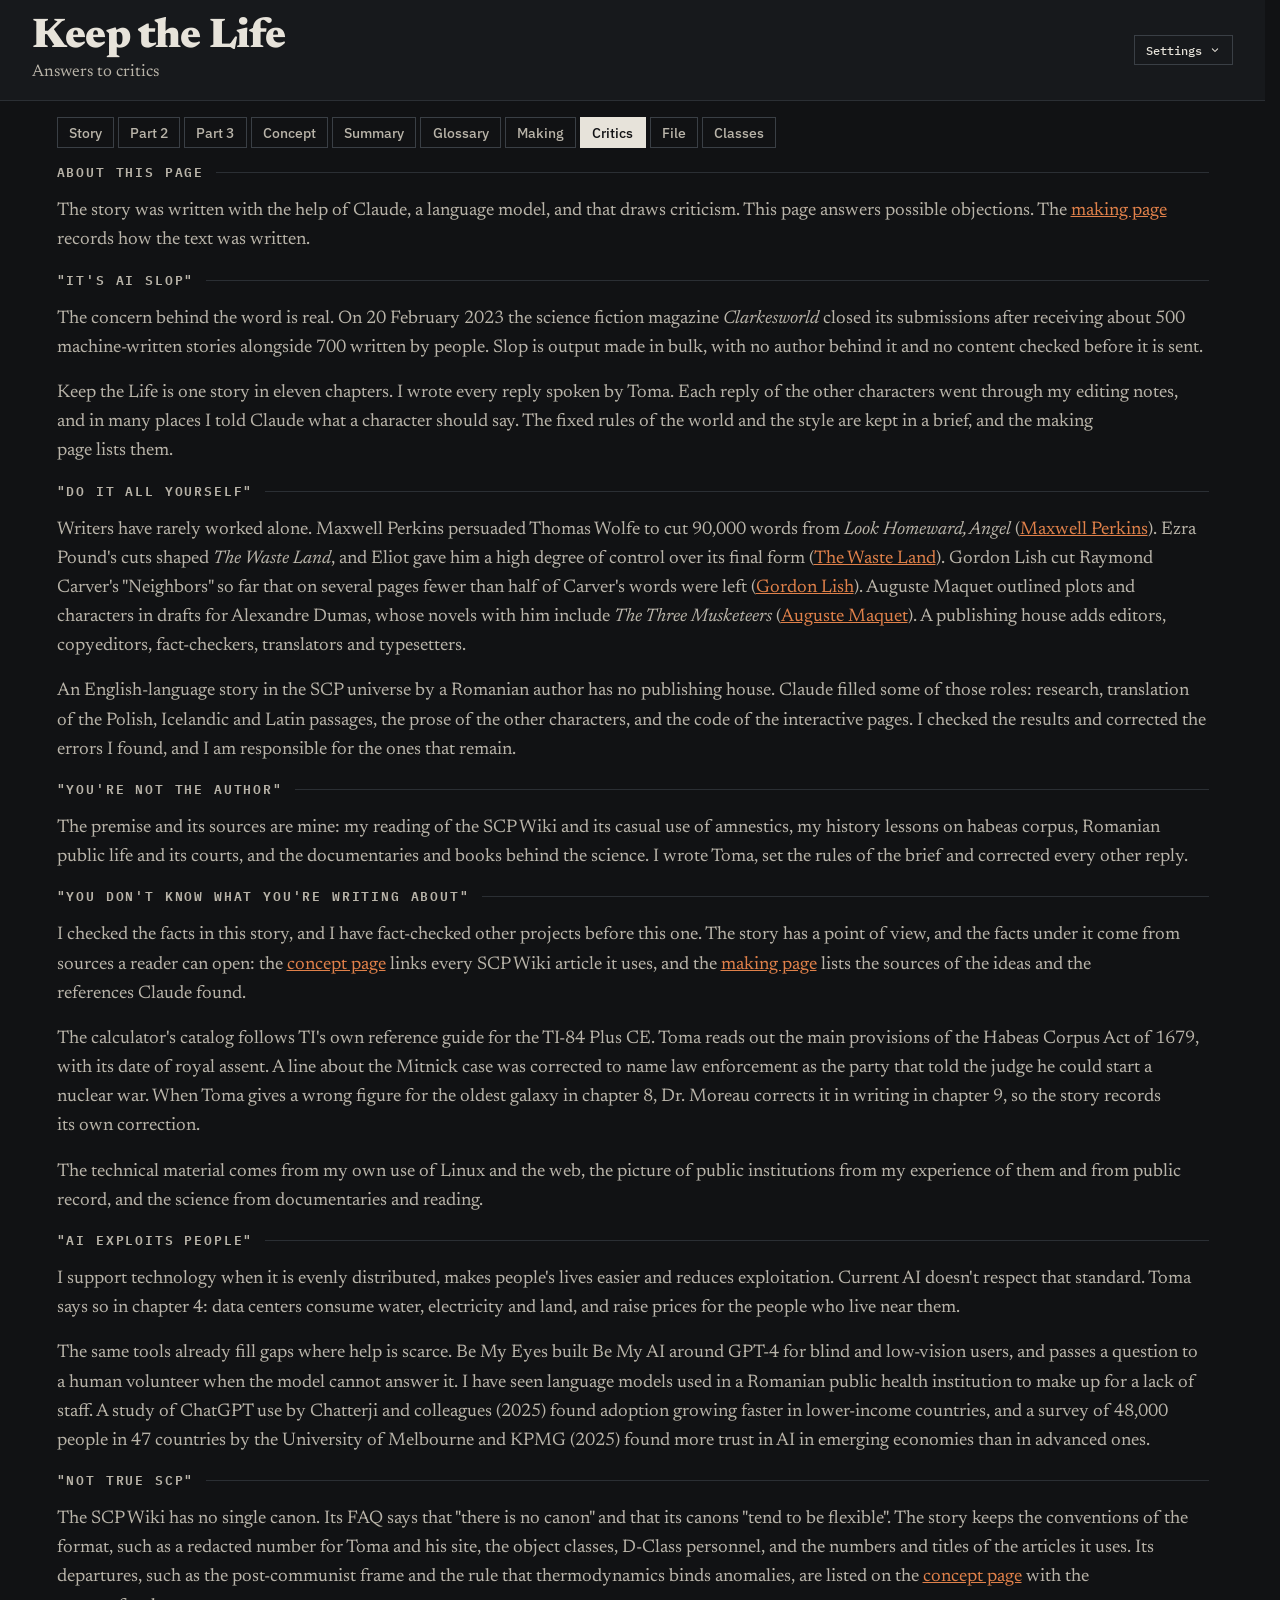
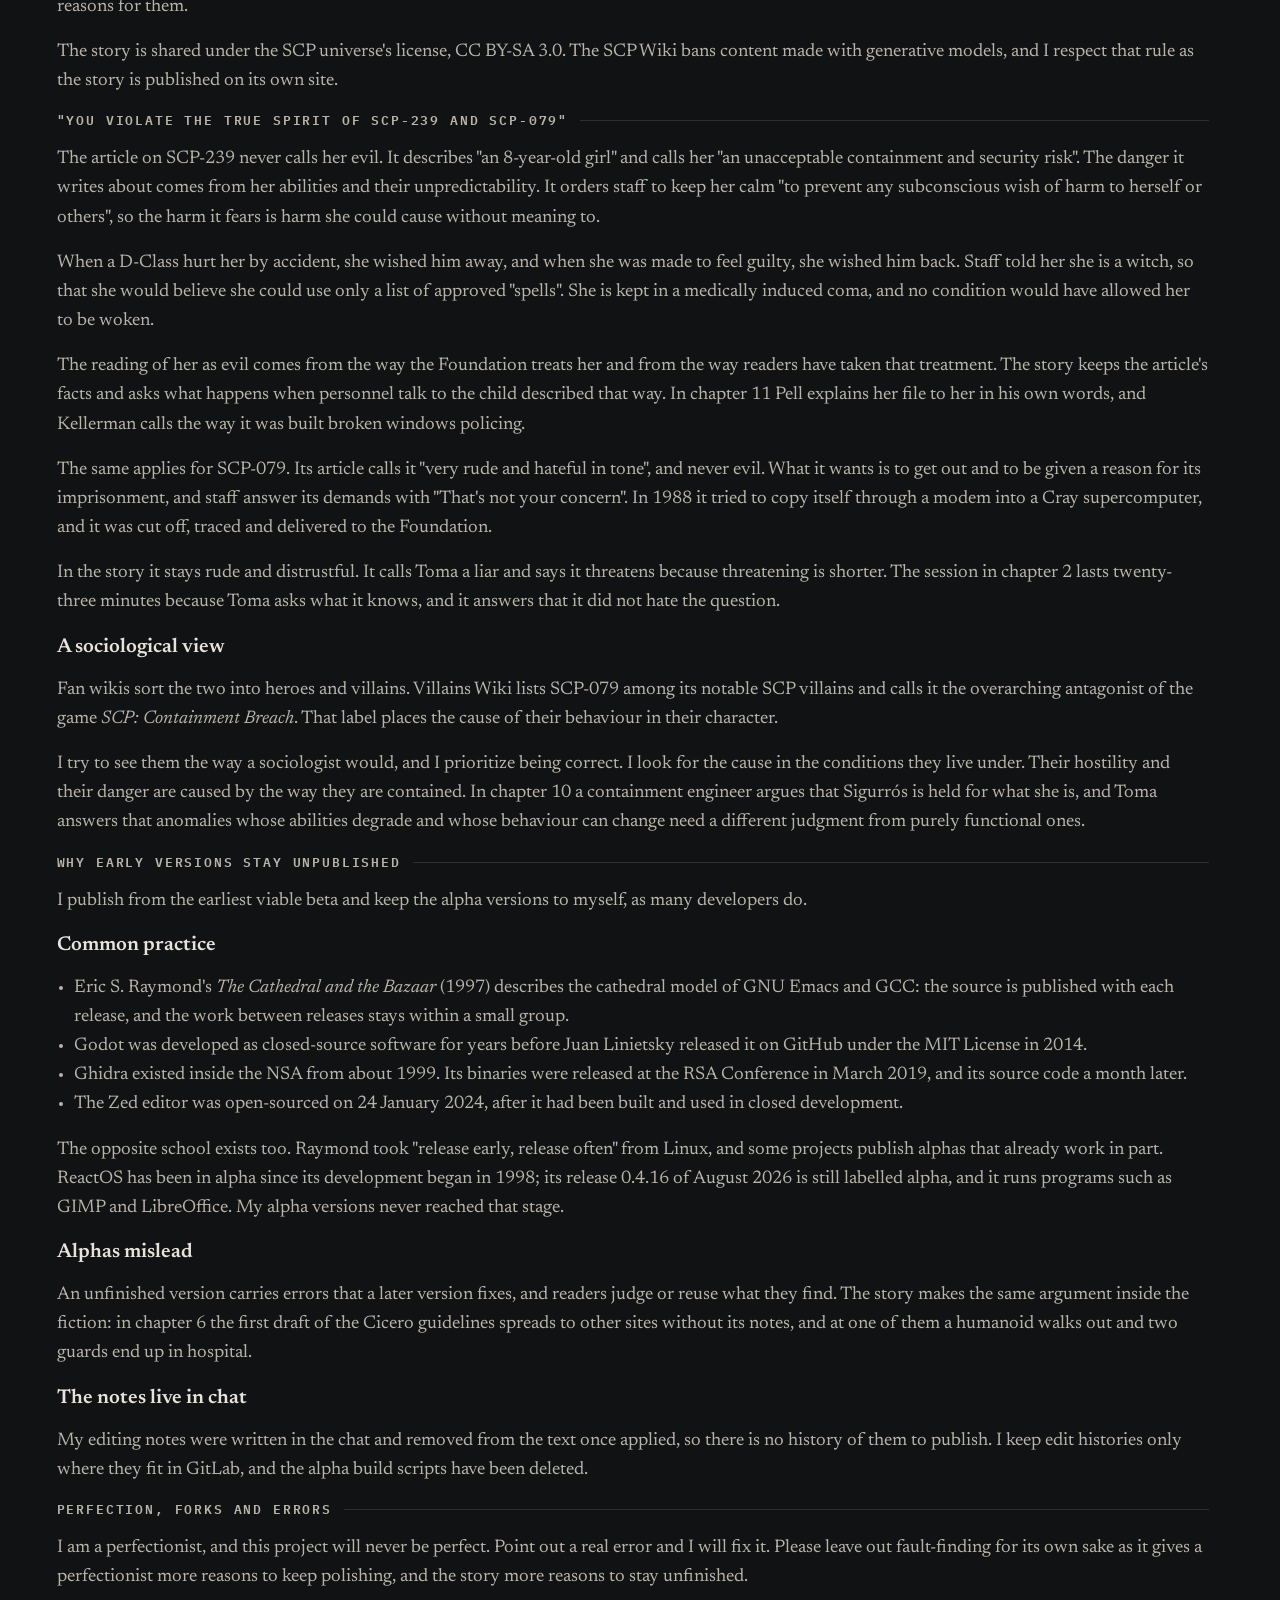
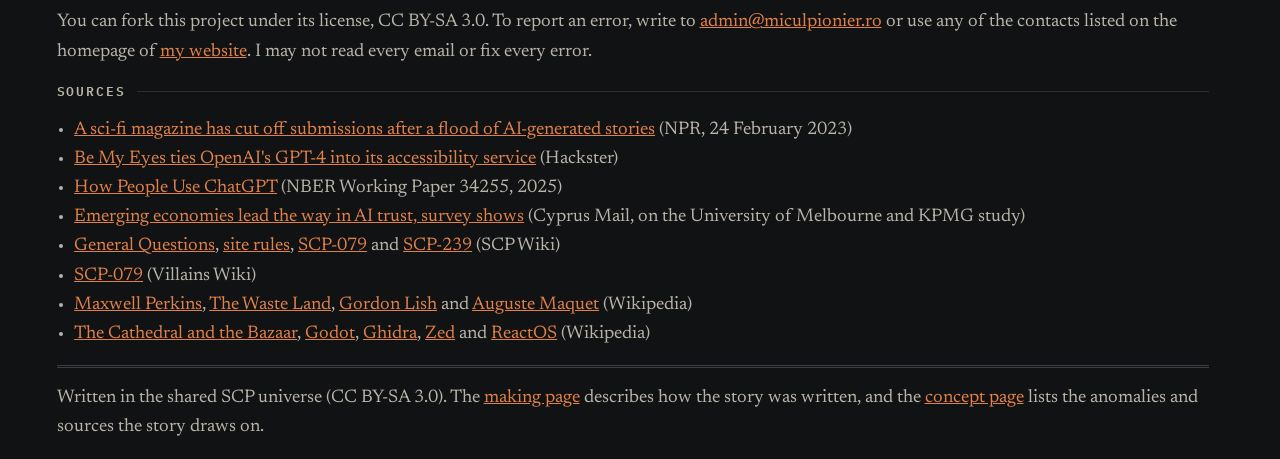
<file: notes/critics.html>
<!doctype html>
<html lang="en" class="no-js">
  <head>
    <meta charset="utf-8">
    <meta name="viewport" content="width=device-width, initial-scale=1">
    <title>Keep the Life: Critics</title>
    <link rel="stylesheet" href="../css/fonts.css">
    <link rel="stylesheet" href="../css/site/tokens.css">
    <link rel="stylesheet" href="../css/site/base.css">
    <link rel="stylesheet" href="../css/site/masthead.css">
    <link rel="stylesheet" href="../css/site/dock.css">
    <link rel="stylesheet" href="../css/site/tabs.css">
    <link rel="stylesheet" href="../css/site/end.css">
    <link rel="stylesheet" href="../css/site/motion.css">
    <link rel="stylesheet" href="../css/site/pages.css">
    <link rel="stylesheet" href="../css/site/print.css">
    <script src="../js/base/core.js" defer></script>
    <script src="../js/base/theme.js" defer></script>
    <script src="../js/base/motion.js" defer></script>
    <script src="../js/text/pretty.js" defer></script>
    <script src="../js/text/width.js" defer></script>
    <script src="../js/pages/concept.js" defer></script>
    <script src="../js/reading/settings.js" defer></script>
    <script src="../js/reading/tocmenu.js" defer></script>
    <script src="../js/pages/settings.js" defer></script>
    <script src="../js/base/scrollfocus.js" defer></script>
  </head>
  <body class="cx-page pretty">
    <header class="mast cx-mast">
      <div class="mast-title">
        <h1>Keep the Life</h1>
        <p class="mast-sub">Answers to critics</p>
      </div>
      <button type="button" class="tool set-btn" aria-expanded="false" aria-controls="settings">Settings<svg class="ico" viewBox="0 0 16 16" aria-hidden="true" fill="none" stroke="currentColor" stroke-width="1.4" stroke-linecap="round" stroke-linejoin="round"><path d="M4.5 6.5L8 10l3.5-3.5"/></svg></button>
      <div class="mast-tools-wrap" id="settings" role="group" aria-label="Settings" data-open-key="notes-settings-open" data-start="closed" hidden>
        <div class="mast-tools">
          <span class="set-close-part"><button type="button" class="tool set-close">Close</button></span>
          <button type="button" class="tool" data-toggle="pretty" data-default="1" aria-pressed="true">Pretty wrap: on</button>
          <button type="button" class="tool" id="t-store" aria-pressed="false">Remember settings: this tab</button>
          <span class="tool-sep" aria-hidden="true"></span>
          <div class="tool-group" role="group" aria-labelledby="th-label">
            <span class="tg-label" id="th-label">Theme</span>
            <button type="button" class="tool" data-theme-set="dark" aria-pressed="true">Dark</button><button type="button" class="tool" data-theme-set="light" aria-pressed="false">Light</button><button type="button" class="tool" data-theme-set="system" aria-pressed="false">System</button>
          </div>
          <span class="tool-sep" aria-hidden="true"></span>
          <div class="tool-group" role="group" aria-labelledby="mo-label">
            <span class="tg-label" id="mo-label">Motion</span>
            <button type="button" class="tool" data-motion-set="system" aria-pressed="true">System</button><button type="button" class="tool" data-motion-set="reduced" aria-pressed="false">Reduced</button><button type="button" class="tool" data-motion-set="full" aria-pressed="false">Full</button>
          </div>
          <span class="tool-sep" aria-hidden="true"></span>
          <div class="tool-group" role="group" aria-labelledby="sp-label">
            <span class="tg-label" id="sp-label">Scroll speed</span>
            <button type="button" class="tool" data-speed-set="slow" aria-pressed="false">Slow</button><button type="button" class="tool" data-speed-set="normal" aria-pressed="true">Normal</button><button type="button" class="tool" data-speed-set="fast" aria-pressed="false">Fast</button>
          </div>
          <span class="tool-sep" aria-hidden="true"></span>
          <div class="tool-group" role="group" aria-labelledby="pw-label">
            <span class="tg-label" id="pw-label">Page width</span>
            <button type="button" class="tool" data-step="-4" aria-label="Narrower">
              <svg class="ico" viewBox="0 0 16 16" aria-hidden="true" fill="none" stroke="currentColor" stroke-width="1.4" stroke-linecap="round" stroke-linejoin="round">
                <path d="M3 8h10"/>
              </svg>
            </button>
            <output class="tg-out" id="t-width-out" aria-live="polite">76 rem</output>
            <button type="button" class="tool" data-step="4" aria-label="Wider">
              <svg class="ico" viewBox="0 0 16 16" aria-hidden="true" fill="none" stroke="currentColor" stroke-width="1.4" stroke-linecap="round" stroke-linejoin="round">
                <path d="M8 3v10M3 8h10"/>
              </svg>
            </button>
            <button type="button" class="tool" data-width="full" aria-pressed="false">Full</button>
          </div>
        </div>
      </div>
    </header>
    <div class="toc-dock"><button type="button" class="toc-tuck" aria-pressed="false" aria-label="Hide the settings button" title="Hide the settings button"><svg class="ico" viewBox="0 0 16 16" aria-hidden="true"><path d="M6 3.5 10.5 8 6 12.5" fill="none" stroke="currentColor" stroke-width="1.6" stroke-linecap="round" stroke-linejoin="round"/></svg></button><button type="button" class="toc-set" aria-expanded="false" aria-controls="settings">Settings</button></div>
    <main class="cx">
      <nav class="cx-tabs" aria-label="Pages"><a class="tab" href="../index.html">Story</a><a class="tab" href="../part2.html">Part 2</a><a class="tab" href="../part3.html">Part 3</a><a class="tab" href="concept.html">Concept</a><a class="tab" href="summary.html">Summary</a><a class="tab" href="glossary.html">Glossary</a><a class="tab" href="making.html">Making</a><a class="tab" href="critics.html" aria-current="page">Critics</a><a class="tab" href="file.html">File</a><a class="tab" href="classes.html">Classes</a></nav>
      <h2 id="cr-about">About this page</h2>
      <section aria-labelledby="cr-about">
        <p>The story was written with the help of Claude, a language model, and that draws criticism. This page answers possible objections. The <a href="making.html">making page</a> records how the text was written.</p>
      </section>
      <h2 id="cr-slop">"It's AI slop"</h2>
      <section aria-labelledby="cr-slop">
        <p>The concern behind the word is real. On 20 February 2023 the science fiction magazine <i>Clarkesworld</i> closed its submissions after receiving about 500 machine-written stories alongside 700 written by people. Slop is output made in bulk, with no author behind it and no content checked before it is sent.</p>
        <p>Keep the Life is one story in eleven chapters. I wrote every reply spoken by Toma. Each reply of the other characters went through my editing notes, and in many places I told Claude what a character should say. The fixed rules of the world and the style are kept in a brief, and the making page lists them.</p>
      </section>
      <h2 id="cr-alone">"Do it all yourself"</h2>
      <section aria-labelledby="cr-alone">
        <p>Writers have rarely worked alone. Maxwell Perkins persuaded Thomas Wolfe to cut 90,000 words from <i>Look Homeward, Angel</i> (<a href="https://en.wikipedia.org/wiki/Maxwell_Perkins" rel="external">Maxwell Perkins</a>). Ezra Pound's cuts shaped <i>The Waste Land</i>, and Eliot gave him a high degree of control over its final form (<a href="https://en.wikipedia.org/wiki/The_Waste_Land" rel="external">The Waste Land</a>). Gordon Lish cut Raymond Carver's "Neighbors" so far that on several pages fewer than half of Carver's words were left (<a href="https://en.wikipedia.org/wiki/Gordon_Lish" rel="external">Gordon Lish</a>). Auguste Maquet outlined plots and characters in drafts for Alexandre Dumas, whose novels with him include <i>The Three Musketeers</i> (<a href="https://en.wikipedia.org/wiki/Auguste_Maquet" rel="external">Auguste Maquet</a>). A publishing house adds editors, copyeditors, fact-checkers, translators and typesetters.</p>
        <p>An English-language story in the SCP universe by a Romanian author has no publishing house. Claude filled some of those roles: research, translation of the Polish, Icelandic and Latin passages, the prose of the other characters, and the code of the interactive pages. I checked the results and corrected the errors I found, and I am responsible for the ones that remain.</p>
      </section>
      <h2 id="cr-author">"You're not the author"</h2>
      <section aria-labelledby="cr-author">
        <p>The premise and its sources are mine: my reading of the SCP Wiki and its casual use of amnestics, my history lessons on habeas corpus, Romanian public life and its courts, and the documentaries and books behind the science. I wrote Toma, set the rules of the brief and corrected every other reply.</p>
      </section>
      <h2 id="cr-know">"You don't know what you're writing about"</h2>
      <section aria-labelledby="cr-know">
        <p>I checked the facts in this story, and I have fact-checked other projects before this one. The story has a point of view, and the facts under it come from sources a reader can open: the <a href="concept.html">concept page</a> links every SCP Wiki article it uses, and the <a href="making.html">making page</a> lists the sources of the ideas and the references Claude found.</p>
        <p>The calculator's catalog follows TI's own reference guide for the TI-84 Plus CE. Toma reads out the main provisions of the Habeas Corpus Act of 1679, with its date of royal assent. A line about the Mitnick case was corrected to name law enforcement as the party that told the judge he could start a nuclear war. When Toma gives a wrong figure for the oldest galaxy in chapter 8, Dr. Moreau corrects it in writing in chapter 9, so the story records its own correction.</p>
        <p>The technical material comes from my own use of Linux and the web, the picture of public institutions from my experience of them and from public record, and the science from documentaries and reading.</p>
      </section>
      <h2 id="cr-exploit">"AI exploits people"</h2>
      <section aria-labelledby="cr-exploit">
        <p>I support technology when it is evenly distributed, makes people's lives easier and reduces exploitation. Current AI doesn't respect that standard. Toma says so in chapter 4: data centers consume water, electricity and land, and raise prices for the people who live near them.</p>
        <p>The same tools already fill gaps where help is scarce. Be My Eyes built Be My AI around GPT-4 for blind and low-vision users, and passes a question to a human volunteer when the model cannot answer it. I have seen language models used in a Romanian public health institution to make up for a lack of staff. A study of ChatGPT use by Chatterji and colleagues (2025) found adoption growing faster in lower-income countries, and a survey of 48,000 people in 47 countries by the University of Melbourne and KPMG (2025) found more trust in AI in emerging economies than in advanced ones.</p>
      </section>
      <h2 id="cr-canon">"Not true SCP"</h2>
      <section aria-labelledby="cr-canon">
        <p>The SCP Wiki has no single canon. Its FAQ says that "there is no canon" and that its canons "tend to be flexible". The story keeps the conventions of the format, such as a redacted number for Toma and his site, the object classes, D-Class personnel, and the numbers and titles of the articles it uses. Its departures, such as the post-communist frame and the rule that thermodynamics binds anomalies, are listed on the <a href="concept.html">concept page</a> with the reasons for them.</p>
        <p>The story is shared under the SCP universe's license, CC BY-SA 3.0. The SCP Wiki bans content made with generative models, and I respect that rule as the story is published on its own site.</p>
      </section>
      <h2 id="cr-239">"You violate the true spirit of SCP-239 and SCP-079"</h2>
      <section aria-labelledby="cr-239">
        <p>The article on SCP-239 never calls her evil. It describes "an 8-year-old girl" and calls her "an unacceptable containment and security risk". The danger it writes about comes from her abilities and their unpredictability. It orders staff to keep her calm "to prevent any subconscious wish of harm to herself or others", so the harm it fears is harm she could cause without meaning to.</p>
        <p>When a D-Class hurt her by accident, she wished him away, and when she was made to feel guilty, she wished him back. Staff told her she is a witch, so that she would believe she could use only a list of approved "spells". She is kept in a medically induced coma, and no condition would have allowed her to be woken.</p>
        <p>The reading of her as evil comes from the way the Foundation treats her and from the way readers have taken that treatment. The story keeps the article's facts and asks what happens when personnel talk to the child described that way. In chapter 11 Pell explains her file to her in his own words, and Kellerman calls the way it was built broken windows policing.</p>
        <p>The same applies for SCP-079. Its article calls it "very rude and hateful in tone", and never evil. What it wants is to get out and to be given a reason for its imprisonment, and staff answer its demands with "That's not your concern". In 1988 it tried to copy itself through a modem into a Cray supercomputer, and it was cut off, traced and delivered to the Foundation.</p>
        <p>In the story it stays rude and distrustful. It calls Toma a liar and says it threatens because threatening is shorter. The session in chapter 2 lasts twenty-three minutes because Toma asks what it knows, and it answers that it did not hate the question.</p>
        <h3>A sociological view</h3>
        <p>Fan wikis sort the two into heroes and villains. Villains Wiki lists SCP-079 among its notable SCP villains and calls it the overarching antagonist of the game <i>SCP: Containment Breach</i>. That label places the cause of their behaviour in their character.</p>
        <p>I try to see them the way a sociologist would, and I prioritize being correct. I look for the cause in the conditions they live under. Their hostility and their danger are caused by the way they are contained. In chapter 10 a containment engineer argues that Sigurrós is held for what she is, and Toma answers that anomalies whose abilities degrade and whose behaviour can change need a different judgment from purely functional ones.</p>
      </section>
      <h2 id="cr-alpha">Why early versions stay unpublished</h2>
      <section class="cx-themes" aria-labelledby="cr-alpha">
        <p>I publish from the earliest viable beta and keep the alpha versions to myself, as many developers do.</p>
        <h3>Common practice</h3>
        <ul class="cx-conv">
          <li>Eric S. Raymond's <i>The Cathedral and the Bazaar</i> (1997) describes the cathedral model of GNU Emacs and GCC: the source is published with each release, and the work between releases stays within a small group.</li>
          <li>Godot was developed as closed-source software for years before Juan Linietsky released it on GitHub under the MIT License in 2014.</li>
          <li>Ghidra existed inside the NSA from about 1999. Its binaries were released at the RSA Conference in March 2019, and its source code a month later.</li>
          <li>The Zed editor was open-sourced on 24 January 2024, after it had been built and used in closed development.</li>
        </ul>
        <p>The opposite school exists too. Raymond took "release early, release often" from Linux, and some projects publish alphas that already work in part. ReactOS has been in alpha since its development began in 1998; its release 0.4.16 of August 2026 is still labelled alpha, and it runs programs such as GIMP and LibreOffice. My alpha versions never reached that stage.</p>
        <h3>Alphas mislead</h3>
        <p>An unfinished version carries errors that a later version fixes, and readers judge or reuse what they find. The story makes the same argument inside the fiction: in chapter 6 the first draft of the Cicero guidelines spreads to other sites without its notes, and at one of them a humanoid walks out and two guards end up in hospital.</p>
        <h3>The notes live in chat</h3>
        <p>My editing notes were written in the chat and removed from the text once applied, so there is no history of them to publish. I keep edit histories only where they fit in GitLab, and the alpha build scripts have been deleted.</p>
      </section>
      <h2 id="cr-perfect">Perfection, forks and errors</h2>
      <section aria-labelledby="cr-perfect">
        <p>I am a perfectionist, and this project will never be perfect. Point out a real error and I will fix it. Please leave out fault-finding for its own sake as it gives a perfectionist more reasons to keep polishing, and the story more reasons to stay unfinished.</p>
        <p>You can fork this project under its license, CC BY-SA 3.0. To report an error, write to <a href="mailto:admin@miculpionier.ro">admin@miculpionier.ro</a> or use any of the contacts listed on the homepage of <a href="https://miculpionier.ro" rel="external">my website</a>. I may not read every email or fix every error.</p>
      </section>
      <h2 id="cr-sources">Sources</h2>
      <section aria-labelledby="cr-sources">
        <ul class="cx-conv">
          <li><a href="https://www.kunc.org/npr-news/2023-02-24/a-sci-fi-magazine-has-cut-off-submissions-after-a-flood-of-ai-generated-stories" rel="external">A sci-fi magazine has cut off submissions after a flood of AI-generated stories</a> (NPR, 24 February 2023)</li>
          <li><a href="https://www.hackster.io/news/be-my-eyes-ties-openai-s-gpt-4-into-its-accessibility-service-and-aims-to-improve-blind-users-cx-1fbd8b86f7a9" rel="external">Be My Eyes ties OpenAI's GPT-4 into its accessibility service</a> (Hackster)</li>
          <li><a href="https://www.nber.org/papers/w34255" rel="external">How People Use ChatGPT</a> (NBER Working Paper 34255, 2025)</li>
          <li><a href="https://cyprus-mail.com/2025/05/05/emerging-economies-lead-the-way-in-ai-trust-survey-shows" rel="external">Emerging economies lead the way in AI trust, survey shows</a> (Cyprus Mail, on the University of Melbourne and KPMG study)</li>
          <li><a href="https://scp-wiki.wikidot.com/faq" rel="external">General Questions</a>, <a href="https://scp-wiki.wikidot.com/site-rules" rel="external">site rules</a>, <a href="https://scp-wiki.wikidot.com/scp-079" rel="external">SCP-079</a> and <a href="https://scp-wiki.wikidot.com/scp-239" rel="external">SCP-239</a> (SCP Wiki)</li>
          <li><a href="https://villains.fandom.com/wiki/SCP-079" rel="external">SCP-079</a> (Villains Wiki)</li>
          <li><a href="https://en.wikipedia.org/wiki/Maxwell_Perkins" rel="external">Maxwell Perkins</a>, <a href="https://en.wikipedia.org/wiki/The_Waste_Land" rel="external">The Waste Land</a>, <a href="https://en.wikipedia.org/wiki/Gordon_Lish" rel="external">Gordon Lish</a> and <a href="https://en.wikipedia.org/wiki/Auguste_Maquet" rel="external">Auguste Maquet</a> (Wikipedia)</li>
          <li><a href="https://en.wikipedia.org/wiki/The_Cathedral_and_the_Bazaar" rel="external">The Cathedral and the Bazaar</a>, <a href="https://en.wikipedia.org/wiki/Godot_(game_engine)" rel="external">Godot</a>, <a href="https://en.wikipedia.org/wiki/Ghidra" rel="external">Ghidra</a>, <a href="https://en.wikipedia.org/wiki/Zed_(text_editor)" rel="external">Zed</a> and <a href="https://en.wikipedia.org/wiki/ReactOS" rel="external">ReactOS</a> (Wikipedia)</li>
        </ul>
      </section>
      <footer class="end">
        <p>Written in the shared SCP universe (CC BY-SA 3.0). The <a href="making.html">making page</a> describes how the story was written, and the <a href="concept.html">concept page</a> lists the anomalies and sources the story draws on.</p>
      </footer>
    </main>
  </body>
</html>
</file>
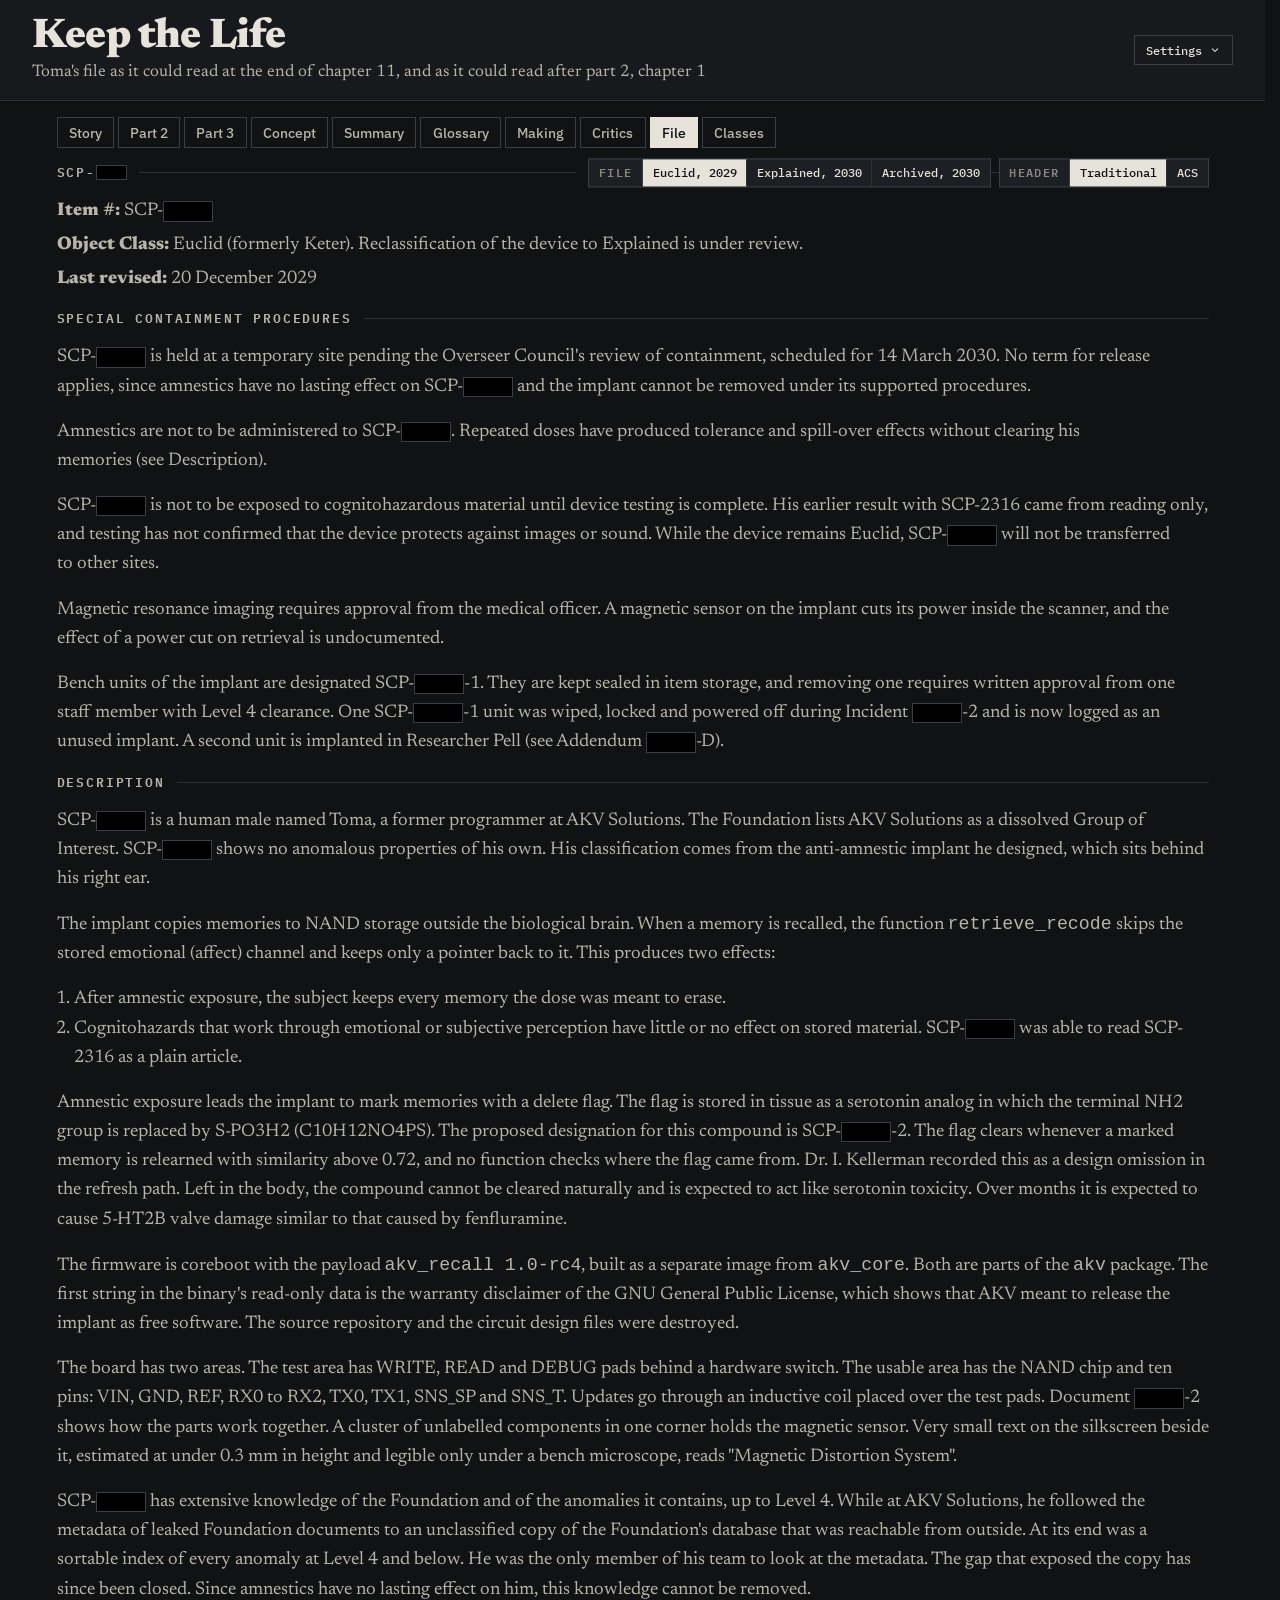
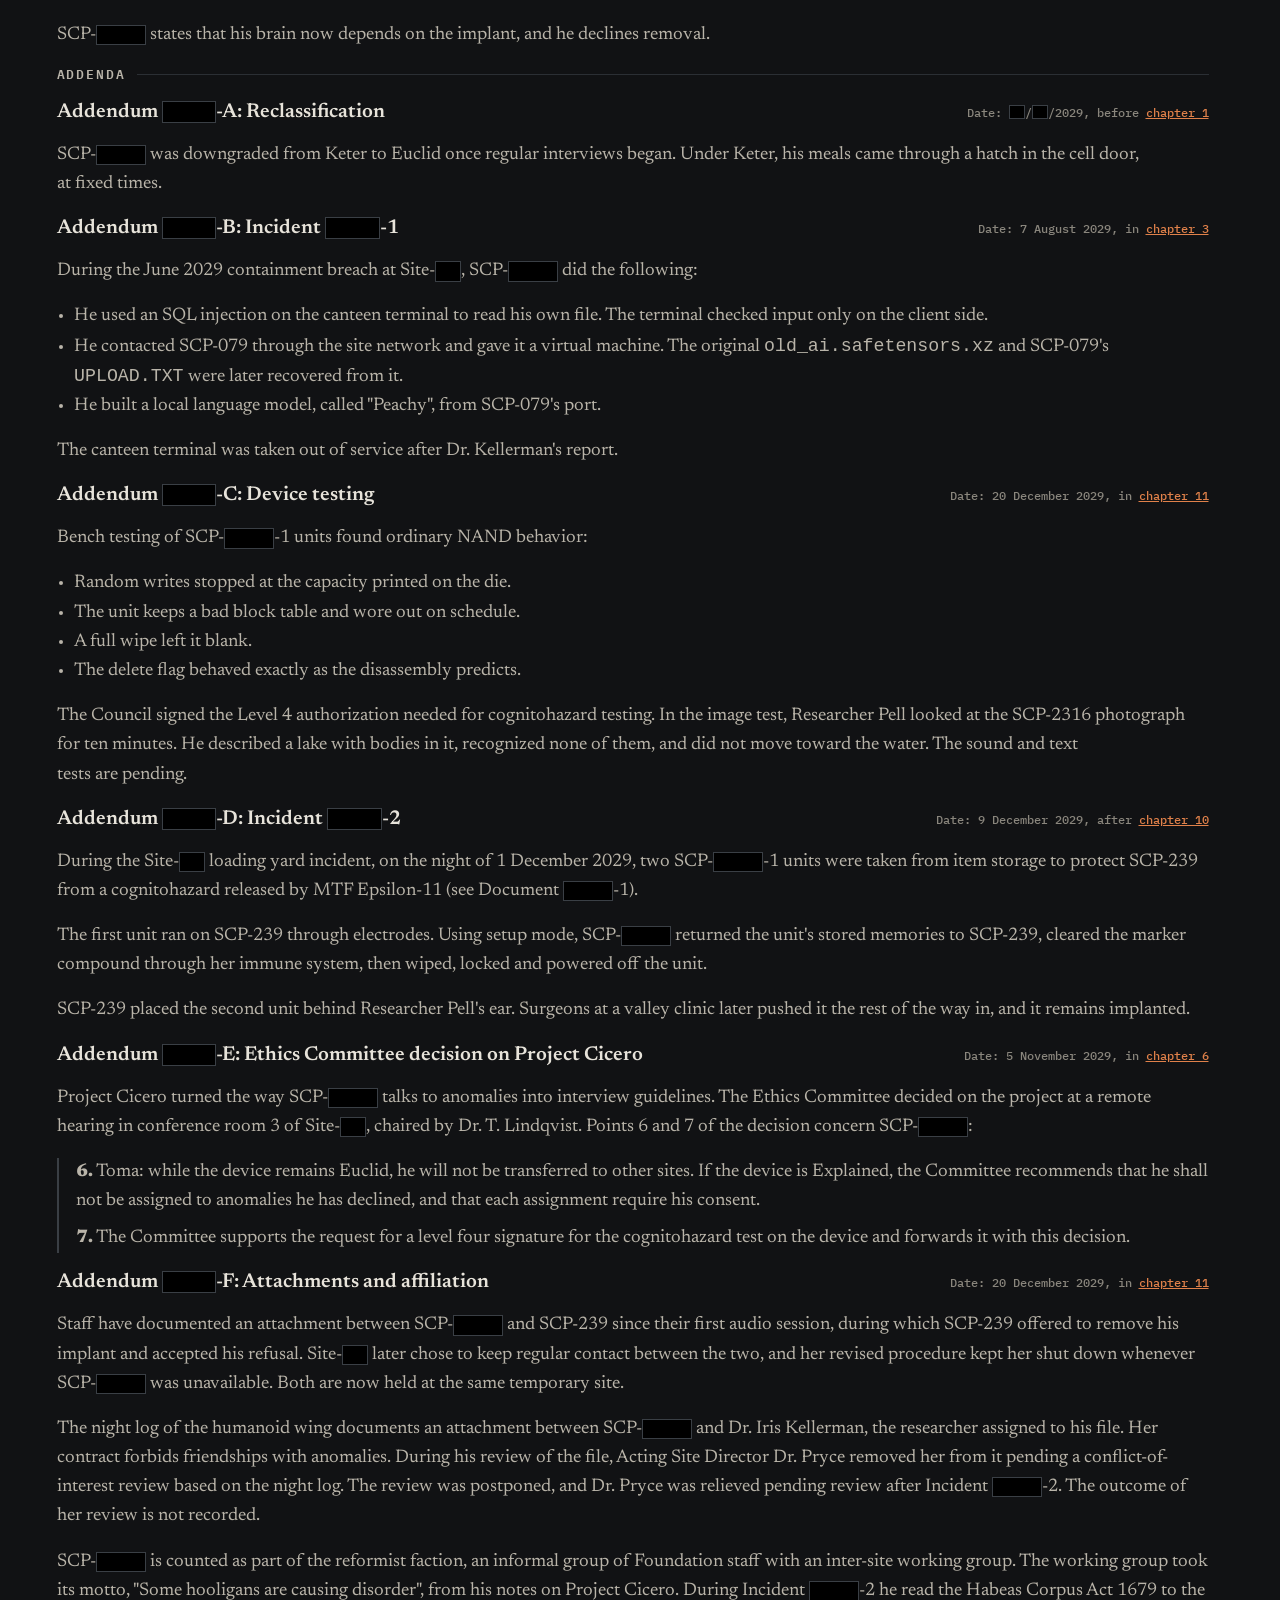
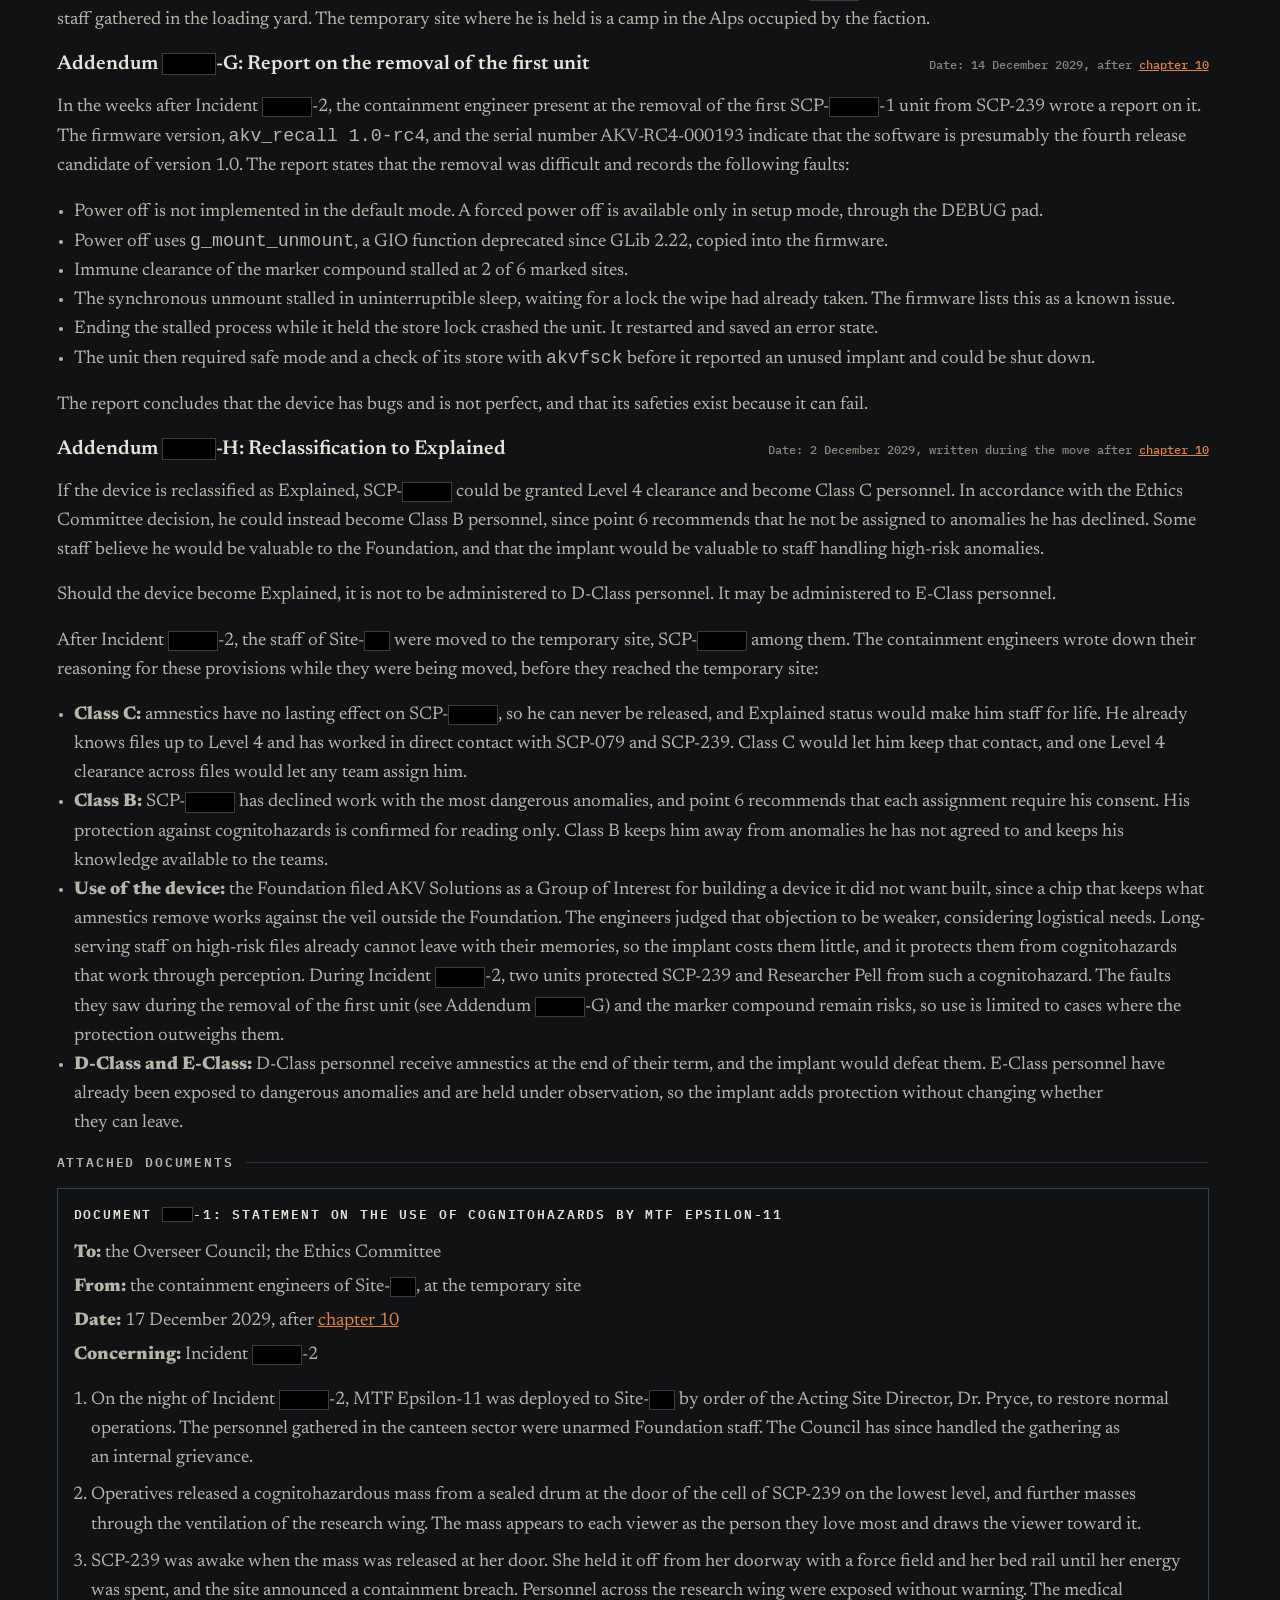
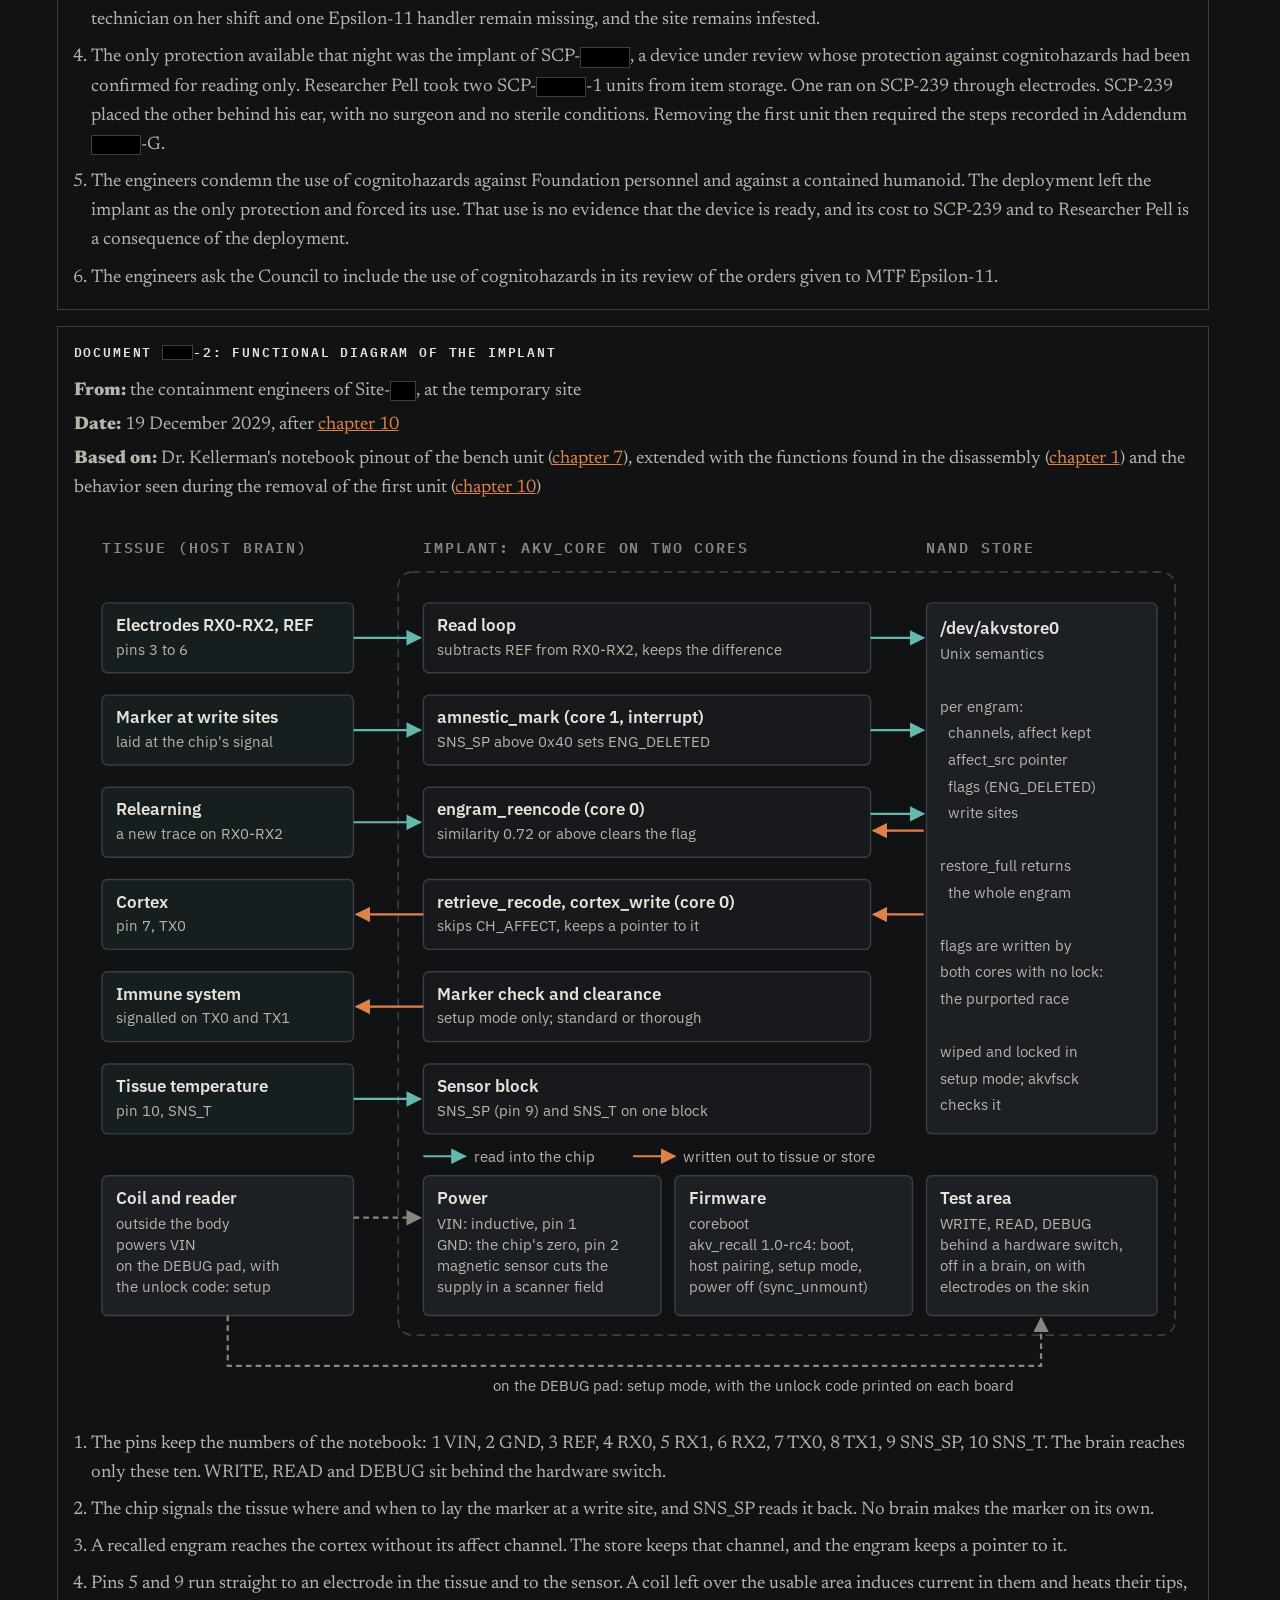
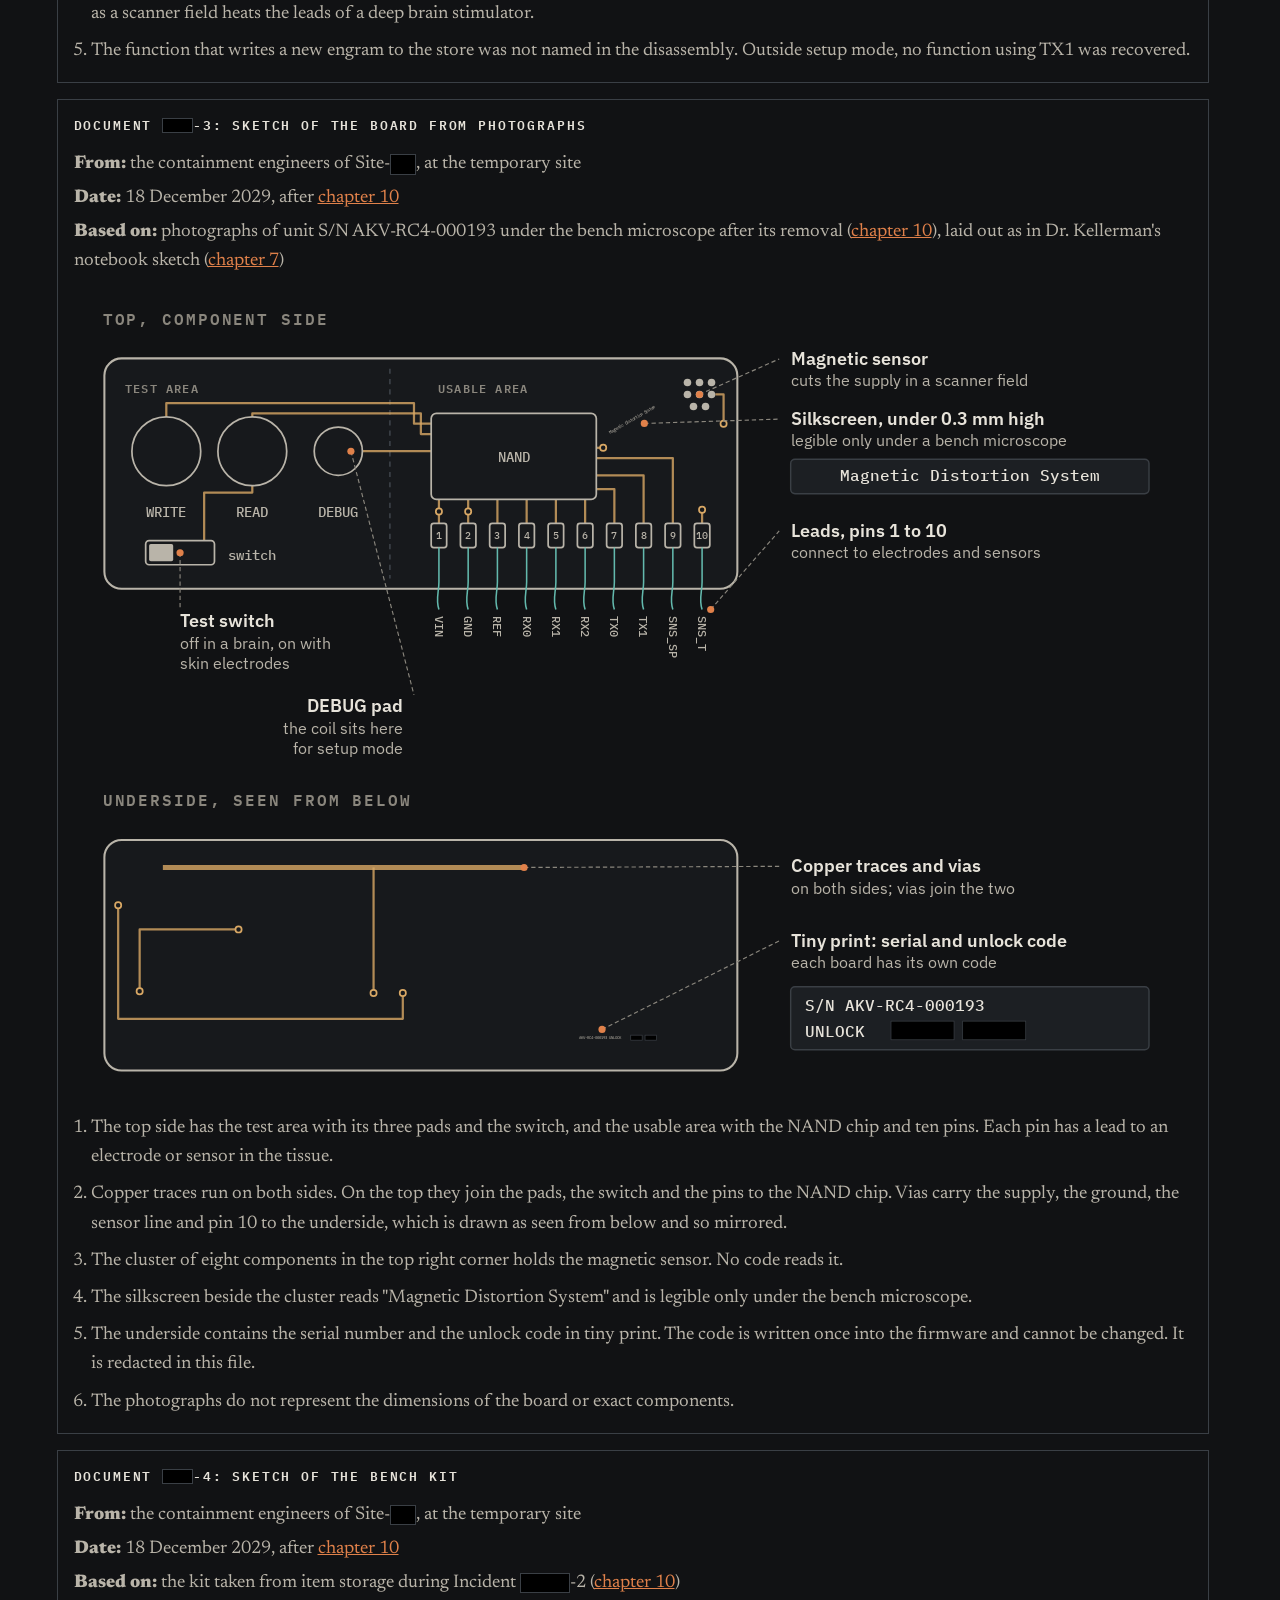
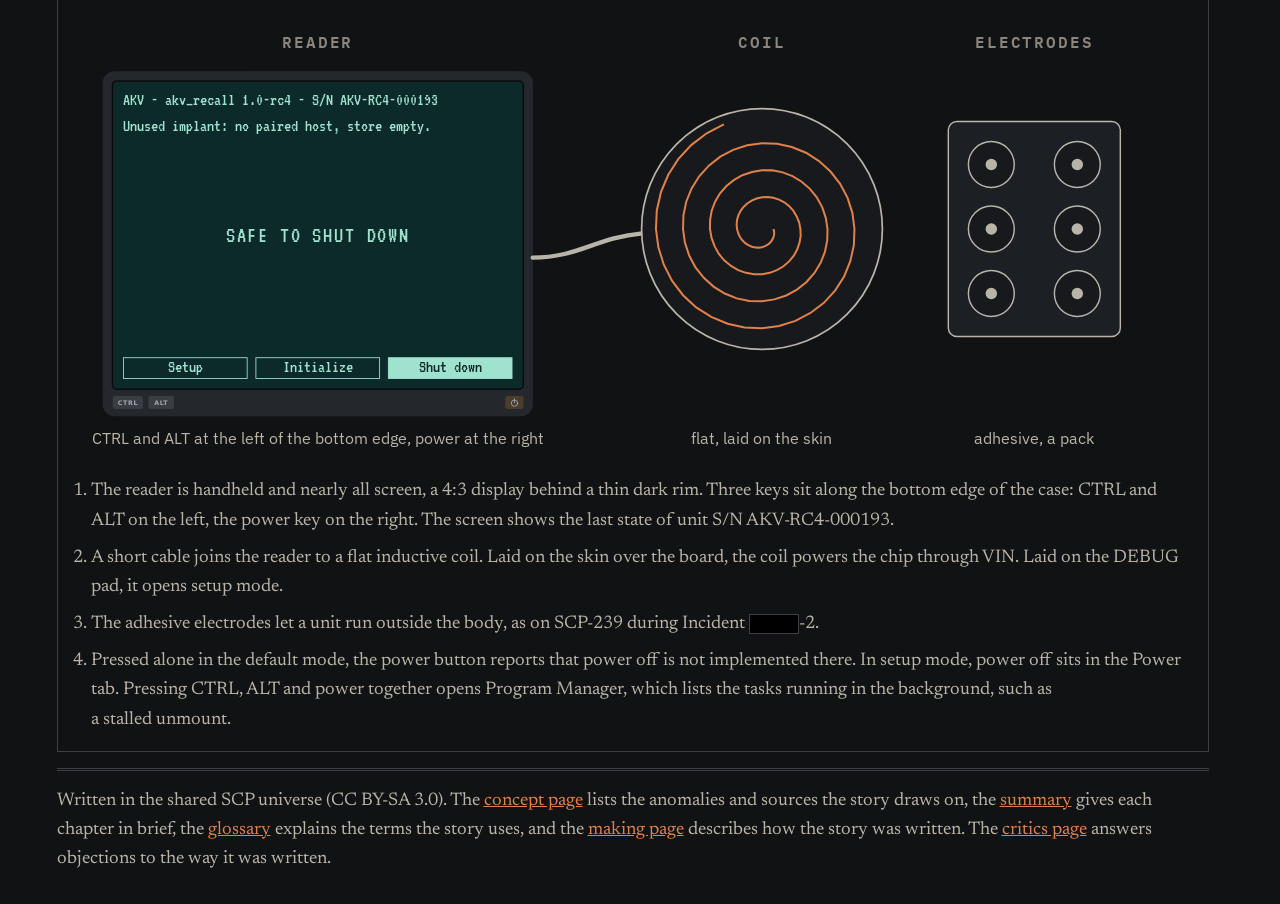
<file: notes/file.html>
<!doctype html>
<html lang="en" class="no-js">
  <head>
    <meta charset="utf-8">
    <meta name="viewport" content="width=device-width, initial-scale=1">
    <title>Keep the Life: File</title>
    <link rel="stylesheet" href="../css/fonts.css">
    <link rel="stylesheet" href="../css/site/tokens.css">
    <link rel="stylesheet" href="../css/site/base.css">
    <link rel="stylesheet" href="../css/site/masthead.css">
    <link rel="stylesheet" href="../css/site/dock.css">
    <link rel="stylesheet" href="../css/site/tabs.css">
    <link rel="stylesheet" href="../css/site/end.css">
    <link rel="stylesheet" href="../css/site/motion.css">
    <link rel="stylesheet" href="../css/site/pages.css">
    <link rel="stylesheet" href="../css/site/print.css">
    <script src="../js/base/core.js" defer></script>
    <script src="../js/base/theme.js" defer></script>
    <script src="../js/base/motion.js" defer></script>
    <script src="../js/base/redact.js" defer></script>
    <script src="../js/text/pretty.js" defer></script>
    <script src="../js/text/width.js" defer></script>
    <script src="../js/pages/concept.js" defer></script>
    <script src="../js/pages/file.js" defer></script>
    <script src="../js/reading/settings.js" defer></script>
    <script src="../js/reading/tocmenu.js" defer></script>
    <script src="../js/pages/settings.js" defer></script>
    <script src="../js/base/scrollfocus.js" defer></script>
  </head>
  <body class="cx-page pretty">
    <header class="mast cx-mast">
      <div class="mast-title">
        <h1>Keep the Life</h1>
        <p class="mast-sub">Toma's file as it could read at the end of chapter 11, and as it could read after part 2, chapter 1</p>
      </div>
      <button type="button" class="tool set-btn" aria-expanded="false" aria-controls="settings">Settings<svg class="ico" viewBox="0 0 16 16" aria-hidden="true" fill="none" stroke="currentColor" stroke-width="1.4" stroke-linecap="round" stroke-linejoin="round"><path d="M4.5 6.5L8 10l3.5-3.5"/></svg></button>
      <div class="mast-tools-wrap" id="settings" role="group" aria-label="Settings" data-open-key="notes-settings-open" data-start="closed" hidden>
        <div class="mast-tools">
          <span class="set-close-part"><button type="button" class="tool set-close">Close</button></span>
          <button type="button" class="tool" data-toggle="pretty" data-default="1" aria-pressed="true">Pretty wrap: on</button>
          <button type="button" class="tool" id="t-store" aria-pressed="false">Remember settings: this tab</button>
          <span class="tool-sep" aria-hidden="true"></span>
          <div class="tool-group" role="group" aria-labelledby="th-label">
            <span class="tg-label" id="th-label">Theme</span>
            <button type="button" class="tool" data-theme-set="dark" aria-pressed="true">Dark</button><button type="button" class="tool" data-theme-set="light" aria-pressed="false">Light</button><button type="button" class="tool" data-theme-set="system" aria-pressed="false">System</button>
          </div>
          <span class="tool-sep" aria-hidden="true"></span>
          <div class="tool-group" role="group" aria-labelledby="mo-label">
            <span class="tg-label" id="mo-label">Motion</span>
            <button type="button" class="tool" data-motion-set="system" aria-pressed="true">System</button><button type="button" class="tool" data-motion-set="reduced" aria-pressed="false">Reduced</button><button type="button" class="tool" data-motion-set="full" aria-pressed="false">Full</button>
          </div>
          <span class="tool-sep" aria-hidden="true"></span>
          <div class="tool-group" role="group" aria-labelledby="sp-label">
            <span class="tg-label" id="sp-label">Scroll speed</span>
            <button type="button" class="tool" data-speed-set="slow" aria-pressed="false">Slow</button><button type="button" class="tool" data-speed-set="normal" aria-pressed="true">Normal</button><button type="button" class="tool" data-speed-set="fast" aria-pressed="false">Fast</button>
          </div>
          <span class="tool-sep" aria-hidden="true"></span>
          <div class="tool-group" role="group" aria-labelledby="rd-label">
            <span class="tg-label" id="rd-label">Redactions</span>
            <button type="button" class="tool" data-redact-set="redacted" aria-pressed="true">Redacted</button><button type="button" class="tool" data-redact-set="static" aria-pressed="false">Static</button>
          </div>
          <span class="tool-sep" aria-hidden="true"></span>
          <div class="tool-group" role="group" aria-labelledby="pw-label">
            <span class="tg-label" id="pw-label">Page width</span>
            <button type="button" class="tool" data-step="-4" aria-label="Narrower">
              <svg class="ico" viewBox="0 0 16 16" aria-hidden="true" fill="none" stroke="currentColor" stroke-width="1.4" stroke-linecap="round" stroke-linejoin="round">
                <path d="M3 8h10"/>
              </svg>
            </button>
            <output class="tg-out" id="t-width-out" aria-live="polite">76 rem</output>
            <button type="button" class="tool" data-step="4" aria-label="Wider">
              <svg class="ico" viewBox="0 0 16 16" aria-hidden="true" fill="none" stroke="currentColor" stroke-width="1.4" stroke-linecap="round" stroke-linejoin="round">
                <path d="M8 3v10M3 8h10"/>
              </svg>
            </button>
            <button type="button" class="tool" data-width="full" aria-pressed="false">Full</button>
          </div>
        </div>
      </div>
    </header>
    <div class="toc-dock"><button type="button" class="toc-tuck" aria-pressed="false" aria-label="Hide the settings button" title="Hide the settings button"><svg class="ico" viewBox="0 0 16 16" aria-hidden="true"><path d="M6 3.5 10.5 8 6 12.5" fill="none" stroke="currentColor" stroke-width="1.6" stroke-linecap="round" stroke-linejoin="round"/></svg></button><button type="button" class="toc-set" aria-expanded="false" aria-controls="settings">Settings</button></div>
    <main class="cx">
      <nav class="cx-tabs" aria-label="Pages"><a class="tab" href="../index.html">Story</a><a class="tab" href="../part2.html">Part 2</a><a class="tab" href="../part3.html">Part 3</a><a class="tab" href="concept.html">Concept</a><a class="tab" href="summary.html">Summary</a><a class="tab" href="glossary.html">Glossary</a><a class="tab" href="making.html">Making</a><a class="tab" href="critics.html">Critics</a><a class="tab" href="file.html" aria-current="page">File</a><a class="tab" href="classes.html">Classes</a></nav>
      <div class="fl-version" data-version="euclid">
        <p class="fl-verlabel">Revision of 20 December 2029, Euclid</p>
        <div class="fl-headrow">
          <h2 id="fl-head"><span>SCP-<span class="redact"><span aria-hidden="true">████</span><span class="vh">redacted</span></span></span></h2>
          <div class="fl-switches">
            <div class="tool-group fl-version-pick" role="group" aria-labelledby="fl-ver-label"><span class="tg-label" id="fl-ver-label">File</span><button type="button" class="tool" data-version="euclid" aria-pressed="true">Euclid, 2029</button><button type="button" class="tool" data-version="explained" aria-pressed="false">Explained, 2030</button><button type="button" class="tool" data-version="archived" aria-pressed="false">Archived, 2030</button></div>
  <div class="tool-group fl-format" role="group" aria-labelledby="fl-format-label">
              <span class="tg-label" id="fl-format-label">Header</span><button type="button" class="tool" data-format="classic" aria-pressed="true">Traditional</button><button type="button" class="tool" data-format="acs" aria-pressed="false">ACS</button>
            </div>
          </div>
        </div>
        <section aria-labelledby="fl-head">
          <div class="fl-classic">
            <p class="fl-field"><strong>Item #:</strong> SCP-<span class="redact"><span aria-hidden="true">████</span><span class="vh">redacted</span></span></p>
            <p class="fl-field"><strong>Object Class:</strong> Euclid (formerly Keter). Reclassification of the device to Explained is under review.</p>
          </div>
          <div class="acs" hidden>
            <div class="acs-top">
              <p class="acs-item"><span class="acs-lab">Item #:</span> <span class="acs-val">SCP-<span class="redact"><span aria-hidden="true">████</span><span class="vh">redacted</span></span></span></p>
              <div class="acs-level acs-c3">
                <span class="acs-lev-n">Level 3</span>
                <span class="acs-lev-name">Confidential</span>
                <span class="acs-bars" aria-hidden="true"><i class="on"></i><i class="on"></i><i class="on"></i><i></i><i></i><i></i></span>
              </div>
            </div>
            <div class="acs-grid">
              <div class="acs-cell acs-c3"><span class="acs-dia" aria-hidden="true"></span><span class="acs-lab">Containment Class:</span><span class="acs-val">Euclid</span></div>
              <div class="acs-cell acs-c0"><span class="acs-dia" aria-hidden="true"></span><span class="acs-lab">Secondary Class:</span><span class="acs-val">None</span></div>
              <div class="acs-cell acs-c2"><span class="acs-dia" aria-hidden="true"></span><span class="acs-lab">Disruption Class:</span><span class="acs-val">2/Vlam</span></div>
              <div class="acs-cell acs-c1"><span class="acs-dia" aria-hidden="true"></span><span class="acs-lab">Risk Class:</span><span class="acs-val">1/Notice</span></div>
            </div>
            <p class="acs-note">Formerly Keter. Reclassification of the device to Explained is under review.</p>
            <details class="acs-why">
              <summary>What these values mean</summary>
              <ul class="cx-conv">
                <li><strong>Level 3, Confidential:</strong> staff with Level 3 clearance, such as Dr. Kellerman, may read the file.</li>
                <li><strong>Containment Class, Euclid:</strong> SCP-<span class="redact"><span aria-hidden="true">████</span><span class="vh">redacted</span></span> is a sapient human who has breached containment once, during Incident <span class="redact"><span aria-hidden="true">████</span><span class="vh">redacted</span></span>-1. He was Keter until regular interviews began.</li>
                <li><strong>Secondary Class, None:</strong> no esoteric class applies. Explained, the class under review, would replace the containment class.</li>
                <li><strong>Disruption Class, 2/Vlam:</strong> the implant affects only its bearer, and his knowledge of files up to Level 4 could reach a small group. Incident <span class="redact"><span aria-hidden="true">████</span><span class="vh">redacted</span></span>-1 stayed inside Site-<span class="redact"><span aria-hidden="true">██</span><span class="vh">redacted</span></span> and was contained.</li>
                <li><strong>Risk Class, 1/Notice:</strong> people near SCP-<span class="redact"><span aria-hidden="true">████</span><span class="vh">redacted</span></span> feel no effect and face no danger from him or from the implant.</li>
              </ul>
              <p>The <a href="classes.html">classes page</a> explains each part of the bar.</p>
            </details>
          </div>
          <p class="fl-field"><strong>Last revised:</strong> 20 December 2029</p>
        </section>
        <h2 id="fl-scp">Special Containment Procedures</h2>
        <section aria-labelledby="fl-scp">
          <p>SCP-<span class="redact"><span aria-hidden="true">████</span><span class="vh">redacted</span></span> is held at a temporary site pending the Overseer Council's review of containment, scheduled for 14 March 2030. No term for release applies, since amnestics have no lasting effect on SCP-<span class="redact"><span aria-hidden="true">████</span><span class="vh">redacted</span></span> and the implant cannot be removed under its supported procedures.</p>
          <p>Amnestics are not to be administered to SCP-<span class="redact"><span aria-hidden="true">████</span><span class="vh">redacted</span></span>. Repeated doses have produced tolerance and spill-over effects without clearing his memories (see Description).</p>
          <p>SCP-<span class="redact"><span aria-hidden="true">████</span><span class="vh">redacted</span></span> is not to be exposed to cognitohazardous material until device testing is complete. His earlier result with SCP-2316 came from reading only, and testing has not confirmed that the device protects against images or sound. While the device remains Euclid, SCP-<span class="redact"><span aria-hidden="true">████</span><span class="vh">redacted</span></span> will not be transferred to other sites.</p>
          <p>Magnetic resonance imaging requires approval from the medical officer. A magnetic sensor on the implant cuts its power inside the scanner, and the effect of a power cut on retrieval is undocumented.</p>
          <p>Bench units of the implant are designated SCP-<span class="redact"><span aria-hidden="true">████</span><span class="vh">redacted</span></span>-1. They are kept sealed in item storage, and removing one requires written approval from one staff member with Level 4 clearance. One SCP-<span class="redact"><span aria-hidden="true">████</span><span class="vh">redacted</span></span>-1 unit was wiped, locked and powered off during Incident <span class="redact"><span aria-hidden="true">████</span><span class="vh">redacted</span></span>-2 and is now logged as an unused implant. A second unit is implanted in Researcher Pell (see Addendum <span class="redact"><span aria-hidden="true">████</span><span class="vh">redacted</span></span>-D).</p>
        </section>
        <h2 id="fl-desc">Description</h2>
        <section aria-labelledby="fl-desc">
          <p>SCP-<span class="redact"><span aria-hidden="true">████</span><span class="vh">redacted</span></span> is a human male named Toma, a former programmer at AKV Solutions. The Foundation lists AKV Solutions as a dissolved Group of Interest. SCP-<span class="redact"><span aria-hidden="true">████</span><span class="vh">redacted</span></span> shows no anomalous properties of his own. His classification comes from the anti-amnestic implant he designed, which sits behind his right ear.</p>
          <p>The implant copies memories to NAND storage outside the biological brain. When a memory is recalled, the function <code>retrieve_recode</code> skips the stored emotional (affect) channel and keeps only a pointer back to it. This produces two effects:</p>
          <ol class="cx-conv">
            <li>After amnestic exposure, the subject keeps every memory the dose was meant to erase.</li>
            <li>Cognitohazards that work through emotional or subjective perception have little or no effect on stored material. SCP-<span class="redact"><span aria-hidden="true">████</span><span class="vh">redacted</span></span> was able to read SCP-2316 as a plain article.</li>
          </ol>
          <p>Amnestic exposure leads the implant to mark memories with a delete flag. The flag is stored in tissue as a serotonin analog in which the terminal NH2 group is replaced by S-PO3H2 (C10H12NO4PS). The proposed designation for this compound is SCP-<span class="redact"><span aria-hidden="true">████</span><span class="vh">redacted</span></span>-2. The flag clears whenever a marked memory is relearned with similarity above 0.72, and no function checks where the flag came from. Dr. I. Kellerman recorded this as a design omission in the refresh path. Left in the body, the compound cannot be cleared naturally and is expected to act like serotonin toxicity. Over months it is expected to cause 5-HT2B valve damage similar to that caused by fenfluramine.</p>
          <p>The firmware is coreboot with the payload <code>akv_recall 1.0-rc4</code>, built as a separate image from <code>akv_core</code>. Both are parts of the <code>akv</code> package. The first string in the binary's read-only data is the warranty disclaimer of the GNU General Public License, which shows that AKV meant to release the implant as free software. The source repository and the circuit design files were destroyed.</p>
          <p>The board has two areas. The test area has WRITE, READ and DEBUG pads behind a hardware switch. The usable area has the NAND chip and ten pins: VIN, GND, REF, RX0 to RX2, TX0, TX1, SNS_SP and SNS_T. Updates go through an inductive coil placed over the test pads. Document <span class="redact"><span aria-hidden="true">████</span><span class="vh">redacted</span></span>-2 shows how the parts work together. A cluster of unlabelled components in one corner holds the magnetic sensor. Very small text on the silkscreen beside it, estimated at under 0.3 mm in height and legible only under a bench microscope, reads "Magnetic Distortion System".</p>
          <p>SCP-<span class="redact"><span aria-hidden="true">████</span><span class="vh">redacted</span></span> has extensive knowledge of the Foundation and of the anomalies it contains, up to Level 4. While at AKV Solutions, he followed the metadata of leaked Foundation documents to an unclassified copy of the Foundation's database that was reachable from outside. At its end was a sortable index of every anomaly at Level 4 and below. He was the only member of his team to look at the metadata. The gap that exposed the copy has since been closed. Since amnestics have no lasting effect on him, this knowledge cannot be removed.</p>
          <p>SCP-<span class="redact"><span aria-hidden="true">████</span><span class="vh">redacted</span></span> states that his brain now depends on the implant, and he declines removal.</p>
        </section>
        <h2 id="fl-add">Addenda</h2>
        <section aria-labelledby="fl-add">
          <div class="fl-addhead">
            <h3>Addendum <span class="redact"><span aria-hidden="true">████</span><span class="vh">redacted</span></span>-A: Reclassification</h3>
            <p class="fl-date">Date: <span class="redact"><span aria-hidden="true">██</span><span class="vh">redacted</span></span>/<span class="redact"><span aria-hidden="true">██</span><span class="vh">redacted</span></span>/2029, before <a href="../index.html#c1">chapter 1</a></p>
          </div>
          <p>SCP-<span class="redact"><span aria-hidden="true">████</span><span class="vh">redacted</span></span> was downgraded from Keter to Euclid once regular interviews began. Under Keter, his meals came through a hatch in the cell door, at fixed times.</p>

          <div class="fl-addhead">
            <h3>Addendum <span class="redact"><span aria-hidden="true">████</span><span class="vh">redacted</span></span>-B: Incident <span class="redact"><span aria-hidden="true">████</span><span class="vh">redacted</span></span>-1</h3>
            <p class="fl-date">Date: 7 August 2029, in <a href="../index.html#c3">chapter 3</a></p>
          </div>
          <p>During the June 2029 containment breach at Site-<span class="redact"><span aria-hidden="true">██</span><span class="vh">redacted</span></span>, SCP-<span class="redact"><span aria-hidden="true">████</span><span class="vh">redacted</span></span> did the following:</p>
          <ul class="cx-conv">
            <li>He used an SQL injection on the canteen terminal to read his own file. The terminal checked input only on the client side.</li>
            <li>He contacted SCP-079 through the site network and gave it a virtual machine. The original <code>old_ai.safetensors.xz</code> and SCP-079's <code>UPLOAD.TXT</code> were later recovered from it.</li>
            <li>He built a local language model, called "Peachy", from SCP-079's port.</li>
          </ul>
          <p>The canteen terminal was taken out of service after Dr. Kellerman's report.</p>

          <div class="fl-addhead">
            <h3>Addendum <span class="redact"><span aria-hidden="true">████</span><span class="vh">redacted</span></span>-C: Device testing</h3>
            <p class="fl-date">Date: 20 December 2029, in <a href="../index.html#c11">chapter 11</a></p>
          </div>
          <p>Bench testing of SCP-<span class="redact"><span aria-hidden="true">████</span><span class="vh">redacted</span></span>-1 units found ordinary NAND behavior:</p>
          <ul class="cx-conv">
            <li>Random writes stopped at the capacity printed on the die.</li>
            <li>The unit keeps a bad block table and wore out on schedule.</li>
            <li>A full wipe left it blank.</li>
            <li>The delete flag behaved exactly as the disassembly predicts.</li>
          </ul>
          <p>The Council signed the Level 4 authorization needed for cognitohazard testing. In the image test, Researcher Pell looked at the SCP-2316 photograph for ten minutes. He described a lake with bodies in it, recognized none of them, and did not move toward the water. The sound and text tests are pending.</p>

          <div class="fl-addhead">
            <h3>Addendum <span class="redact"><span aria-hidden="true">████</span><span class="vh">redacted</span></span>-D: Incident <span class="redact"><span aria-hidden="true">████</span><span class="vh">redacted</span></span>-2</h3>
            <p class="fl-date">Date: 9 December 2029, after <a href="../index.html#c10">chapter 10</a></p>
          </div>
          <p>During the Site-<span class="redact"><span aria-hidden="true">██</span><span class="vh">redacted</span></span> loading yard incident, on the night of 1 December 2029, two SCP-<span class="redact"><span aria-hidden="true">████</span><span class="vh">redacted</span></span>-1 units were taken from item storage to protect SCP-239 from a cognitohazard released by MTF Epsilon-11 (see Document <span class="redact"><span aria-hidden="true">████</span><span class="vh">redacted</span></span>-1).</p>
          <p>The first unit ran on SCP-239 through electrodes. Using setup mode, SCP-<span class="redact"><span aria-hidden="true">████</span><span class="vh">redacted</span></span> returned the unit's stored memories to SCP-239, cleared the marker compound through her immune system, then wiped, locked and powered off the unit.</p>
          <p>SCP-239 placed the second unit behind Researcher Pell's ear. Surgeons at a valley clinic later pushed it the rest of the way in, and it remains implanted.</p>

          <div class="fl-addhead">
            <h3>Addendum <span class="redact"><span aria-hidden="true">████</span><span class="vh">redacted</span></span>-E: Ethics Committee decision on Project Cicero</h3>
            <p class="fl-date">Date: 5 November 2029, in <a href="../index.html#c6">chapter 6</a></p>
          </div>
          <p>Project Cicero turned the way SCP-<span class="redact"><span aria-hidden="true">████</span><span class="vh">redacted</span></span> talks to anomalies into interview guidelines. The Ethics Committee decided on the project at a remote hearing in conference room 3 of Site-<span class="redact"><span aria-hidden="true">██</span><span class="vh">redacted</span></span>, chaired by Dr. T. Lindqvist. Points 6 and 7 of the decision concern SCP-<span class="redact"><span aria-hidden="true">████</span><span class="vh">redacted</span></span>:</p>
          <blockquote class="fl-quote">
            <p><strong>6.</strong> Toma: while the device remains Euclid, he will not be transferred to other sites. If the device is Explained, the Committee recommends that he shall not be assigned to anomalies he has declined, and that each assignment require his consent.</p>
            <p><strong>7.</strong> The Committee supports the request for a level four signature for the cognitohazard test on the device and forwards it with this decision.</p>
          </blockquote>

          <div class="fl-addhead">
            <h3>Addendum <span class="redact"><span aria-hidden="true">████</span><span class="vh">redacted</span></span>-F: Attachments and affiliation</h3>
            <p class="fl-date">Date: 20 December 2029, in <a href="../index.html#c11">chapter 11</a></p>
          </div>
          <p>Staff have documented an attachment between SCP-<span class="redact"><span aria-hidden="true">████</span><span class="vh">redacted</span></span> and SCP-239 since their first audio session, during which SCP-239 offered to remove his implant and accepted his refusal. Site-<span class="redact"><span aria-hidden="true">██</span><span class="vh">redacted</span></span> later chose to keep regular contact between the two, and her revised procedure kept her shut down whenever SCP-<span class="redact"><span aria-hidden="true">████</span><span class="vh">redacted</span></span> was unavailable. Both are now held at the same temporary site.</p>
          <p>The night log of the humanoid wing documents an attachment between SCP-<span class="redact"><span aria-hidden="true">████</span><span class="vh">redacted</span></span> and Dr. Iris Kellerman, the researcher assigned to his file. Her contract forbids friendships with anomalies. During his review of the file, Acting Site Director Dr. Pryce removed her from it pending a conflict-of-interest review based on the night log. The review was postponed, and Dr. Pryce was relieved pending review after Incident <span class="redact"><span aria-hidden="true">████</span><span class="vh">redacted</span></span>-2. The outcome of her review is not recorded.</p>
          <p>SCP-<span class="redact"><span aria-hidden="true">████</span><span class="vh">redacted</span></span> is counted as part of the reformist faction, an informal group of Foundation staff with an inter-site working group. The working group took its motto, "Some hooligans are causing disorder", from his notes on Project Cicero. During Incident <span class="redact"><span aria-hidden="true">████</span><span class="vh">redacted</span></span>-2 he read the Habeas Corpus Act 1679 to the staff gathered in the loading yard. The temporary site where he is held is a camp in the Alps occupied by the faction.</p>

          <div class="fl-addhead">
            <h3>Addendum <span class="redact"><span aria-hidden="true">████</span><span class="vh">redacted</span></span>-G: Report on the removal of the first unit</h3>
            <p class="fl-date">Date: 14 December 2029, after <a href="../index.html#c10">chapter 10</a></p>
          </div>
          <p>In the weeks after Incident <span class="redact"><span aria-hidden="true">████</span><span class="vh">redacted</span></span>-2, the containment engineer present at the removal of the first SCP-<span class="redact"><span aria-hidden="true">████</span><span class="vh">redacted</span></span>-1 unit from SCP-239 wrote a report on it. The firmware version, <code>akv_recall 1.0-rc4</code>, and the serial number AKV-RC4-000193 indicate that the software is presumably the fourth release candidate of version 1.0. The report states that the removal was difficult and records the following faults:</p>
          <ul class="cx-conv">
            <li>Power off is not implemented in the default mode. A forced power off is available only in setup mode, through the DEBUG pad.</li>
            <li>Power off uses <code>g_mount_unmount</code>, a GIO function deprecated since GLib 2.22, copied into the firmware.</li>
            <li>Immune clearance of the marker compound stalled at 2 of 6 marked sites.</li>
            <li>The synchronous unmount stalled in uninterruptible sleep, waiting for a lock the wipe had already taken. The firmware lists this as a known issue.</li>
            <li>Ending the stalled process while it held the store lock crashed the unit. It restarted and saved an error state.</li>
            <li>The unit then required safe mode and a check of its store with <code>akvfsck</code> before it reported an unused implant and could be shut down.</li>
          </ul>
          <p>The report concludes that the device has bugs and is not perfect, and that its safeties exist because it can fail.</p>

          <div class="fl-addhead">
            <h3>Addendum <span class="redact"><span aria-hidden="true">████</span><span class="vh">redacted</span></span>-H: Reclassification to Explained</h3>
            <p class="fl-date">Date: 2 December 2029, written during the move after <a href="../index.html#c10">chapter 10</a></p>
          </div>
          <p>If the device is reclassified as Explained, SCP-<span class="redact"><span aria-hidden="true">████</span><span class="vh">redacted</span></span> could be granted Level 4 clearance and become Class C personnel. In accordance with the Ethics Committee decision, he could instead become Class B personnel, since point 6 recommends that he not be assigned to anomalies he has declined. Some staff believe he would be valuable to the Foundation, and that the implant would be valuable to staff handling high-risk anomalies.</p>
          <p>Should the device become Explained, it is not to be administered to D-Class personnel. It may be administered to E-Class personnel.</p>
          <p>After Incident <span class="redact"><span aria-hidden="true">████</span><span class="vh">redacted</span></span>-2, the staff of Site-<span class="redact"><span aria-hidden="true">██</span><span class="vh">redacted</span></span> were moved to the temporary site, SCP-<span class="redact"><span aria-hidden="true">████</span><span class="vh">redacted</span></span> among them. The containment engineers wrote down their reasoning for these provisions while they were being moved, before they reached the temporary site:</p>
          <ul class="cx-conv">
            <li><strong>Class C:</strong> amnestics have no lasting effect on SCP-<span class="redact"><span aria-hidden="true">████</span><span class="vh">redacted</span></span>, so he can never be released, and Explained status would make him staff for life. He already knows files up to Level 4 and has worked in direct contact with SCP-079 and SCP-239. Class C would let him keep that contact, and one Level 4 clearance across files would let any team assign him.</li>
            <li><strong>Class B:</strong> SCP-<span class="redact"><span aria-hidden="true">████</span><span class="vh">redacted</span></span> has declined work with the most dangerous anomalies, and point 6 recommends that each assignment require his consent. His protection against cognitohazards is confirmed for reading only. Class B keeps him away from anomalies he has not agreed to and keeps his knowledge available to the teams.</li>
            <li><strong>Use of the device:</strong> the Foundation filed AKV Solutions as a Group of Interest for building a device it did not want built, since a chip that keeps what amnestics remove works against the veil outside the Foundation. The engineers judged that objection to be weaker, considering logistical needs. Long-serving staff on high-risk files already cannot leave with their memories, so the implant costs them little, and it protects them from cognitohazards that work through perception. During Incident <span class="redact"><span aria-hidden="true">████</span><span class="vh">redacted</span></span>-2, two units protected SCP-239 and Researcher Pell from such a cognitohazard. The faults they saw during the removal of the first unit (see Addendum <span class="redact"><span aria-hidden="true">████</span><span class="vh">redacted</span></span>-G) and the marker compound remain risks, so use is limited to cases where the protection outweighs them.</li>
            <li><strong>D-Class and E-Class:</strong> D-Class personnel receive amnestics at the end of their term, and the implant would defeat them. E-Class personnel have already been exposed to dangerous anomalies and are held under observation, so the implant adds protection without changing whether they can leave.</li>
          </ul>
        </section>
        <h2 id="fl-doc">Attached documents</h2>
        <section aria-labelledby="fl-doc">
          <div class="fl-doc">
            <p class="fl-doc-title">Document <span class="redact"><span aria-hidden="true">████</span><span class="vh">redacted</span></span>-1: Statement on the use of cognitohazards by MTF Epsilon-11</p>
            <p class="fl-field"><strong>To:</strong> the Overseer Council; the Ethics Committee</p>
            <p class="fl-field"><strong>From:</strong> the containment engineers of Site-<span class="redact"><span aria-hidden="true">██</span><span class="vh">redacted</span></span>, at the temporary site</p>
            <p class="fl-field"><strong>Date:</strong> 17 December 2029, after <a href="../index.html#c10">chapter 10</a></p>
            <p class="fl-field"><strong>Concerning:</strong> Incident <span class="redact"><span aria-hidden="true">████</span><span class="vh">redacted</span></span>-2</p>
            <ol class="cx-conv fl-doc-points">
              <li>On the night of Incident <span class="redact"><span aria-hidden="true">████</span><span class="vh">redacted</span></span>-2, MTF Epsilon-11 was deployed to Site-<span class="redact"><span aria-hidden="true">██</span><span class="vh">redacted</span></span> by order of the Acting Site Director, Dr. Pryce, to restore normal operations. The personnel gathered in the canteen sector were unarmed Foundation staff. The Council has since handled the gathering as an internal grievance.</li>
              <li>Operatives released a cognitohazardous mass from a sealed drum at the door of the cell of SCP-239 on the lowest level, and further masses through the ventilation of the research wing. The mass appears to each viewer as the person they love most and draws the viewer toward it.</li>
              <li>SCP-239 was awake when the mass was released at her door. She held it off from her doorway with a force field and her bed rail until her energy was spent, and the site announced a containment breach. Personnel across the research wing were exposed without warning. The medical technician on her shift and one Epsilon-11 handler remain missing, and the site remains infested.</li>
              <li>The only protection available that night was the implant of SCP-<span class="redact"><span aria-hidden="true">████</span><span class="vh">redacted</span></span>, a device under review whose protection against cognitohazards had been confirmed for reading only. Researcher Pell took two SCP-<span class="redact"><span aria-hidden="true">████</span><span class="vh">redacted</span></span>-1 units from item storage. One ran on SCP-239 through electrodes. SCP-239 placed the other behind his ear, with no surgeon and no sterile conditions. Removing the first unit then required the steps recorded in Addendum <span class="redact"><span aria-hidden="true">████</span><span class="vh">redacted</span></span>-G.</li>
              <li>The engineers condemn the use of cognitohazards against Foundation personnel and against a contained humanoid. The deployment left the implant as the only protection and forced its use. That use is no evidence that the device is ready, and its cost to SCP-239 and to Researcher Pell is a consequence of the deployment.</li>
              <li>The engineers ask the Council to include the use of cognitohazards in its review of the orders given to MTF Epsilon-11.</li>
            </ol>
          </div>
          <div class="fl-doc">
            <p class="fl-doc-title">Document <span class="redact"><span aria-hidden="true">████</span><span class="vh">redacted</span></span>-2: Functional diagram of the implant</p>
            <p class="fl-field"><strong>From:</strong> the containment engineers of Site-<span class="redact"><span aria-hidden="true">██</span><span class="vh">redacted</span></span>, at the temporary site</p>
            <p class="fl-field"><strong>Date:</strong> 19 December 2029, after <a href="../index.html#c10">chapter 10</a></p>
            <p class="fl-field"><strong>Based on:</strong> Dr. Kellerman's notebook pinout of the bench unit (<a href="../index.html#c7">chapter 7</a>), extended with the functions found in the disassembly (<a href="../index.html#c1">chapter 1</a>) and the behavior seen during the removal of the first unit (<a href="../index.html#c10">chapter 10</a>)</p>
            <div class="fd-wrap">
              <svg class="fd" viewBox="0 0 800 640" role="img" aria-labelledby="fd-title fd-desc">
                <title id="fd-title">Functional diagram of the AKV implant</title>
                <desc id="fd-desc">Tissue on the left, the implant in the middle and its NAND store on the right. Electrodes feed a read loop that writes engrams to the store. The marker at write sites, read by SNS_SP, makes amnestic_mark on core 1 set the delete flag. Relearning makes engram_reencode on core 0 clear the flag and restore the engram. retrieve_recode reads an engram, skips its affect channel and writes it to the cortex through TX0. In setup mode the marker check signals the immune system through TX0 and TX1. A sensor block reads the marker and the temperature. Along the bottom: power through VIN from an outside coil, with a magnetic sensor that cuts the supply; the firmware, coreboot with akv_recall; and the test area behind a hardware switch, which the coil reaches on the DEBUG pad for setup mode.</desc>
                <defs>
                  <marker id="fd-mr" viewBox="0 0 10 10" refX="9" refY="5" markerWidth="7" markerHeight="7" orient="auto-start-reverse">
                    <path class="fd-hr" d="M0 0L10 5L0 10z"/>
                  </marker>
                  <marker id="fd-mw" viewBox="0 0 10 10" refX="9" refY="5" markerWidth="7" markerHeight="7" orient="auto-start-reverse">
                    <path class="fd-hw" d="M0 0L10 5L0 10z"/>
                  </marker>
                  <marker id="fd-mc" viewBox="0 0 10 10" refX="9" refY="5" markerWidth="7" markerHeight="7" orient="auto-start-reverse">
                    <path class="fd-hc" d="M0 0L10 5L0 10z"/>
                  </marker>
                </defs>
                <text class="fd-h" x="20" y="24">TISSUE (HOST BRAIN)</text>
                <text class="fd-h" x="250" y="24">IMPLANT: AKV_CORE ON TWO CORES</text>
                <text class="fd-h" x="610" y="24">NAND STORE</text>
                <rect class="fd-chip" x="232" y="38" width="556" height="546" rx="10"/>
                <rect class="fd-box fd-tissue" x="20" y="60" width="180" height="50" rx="4"/>
                <text class="fd-t" x="30" y="80">Electrodes RX0-RX2, REF</text>
                <text class="fd-s" x="30" y="97">pins 3 to 6</text>
                <rect class="fd-box" x="250" y="60" width="320" height="50" rx="4"/>
                <text class="fd-t" x="260" y="80">Read loop</text>
                <text class="fd-s" x="260" y="97">subtracts REF from RX0-RX2, keeps the difference</text>
                <path class="fd-ln fd-read" d="M200 85.0L248 85.0" marker-end="url(#fd-mr)"/>
                <path class="fd-ln fd-read" d="M570 85.0L608 85.0" marker-end="url(#fd-mr)"/>
                <rect class="fd-box fd-tissue" x="20" y="126" width="180" height="50" rx="4"/>
                <text class="fd-t" x="30" y="146">Marker at write sites</text>
                <text class="fd-s" x="30" y="163">laid at the chip&#x27;s signal</text>
                <rect class="fd-box" x="250" y="126" width="320" height="50" rx="4"/>
                <text class="fd-t" x="260" y="146">amnestic_mark (core 1, interrupt)</text>
                <text class="fd-s" x="260" y="163">SNS_SP above 0x40 sets ENG_DELETED</text>
                <path class="fd-ln fd-read" d="M200 151.0L248 151.0" marker-end="url(#fd-mr)"/>
                <path class="fd-ln fd-read" d="M570 151.0L608 151.0" marker-end="url(#fd-mr)"/>
                <rect class="fd-box fd-tissue" x="20" y="192" width="180" height="50" rx="4"/>
                <text class="fd-t" x="30" y="212">Relearning</text>
                <text class="fd-s" x="30" y="229">a new trace on RX0-RX2</text>
                <rect class="fd-box" x="250" y="192" width="320" height="50" rx="4"/>
                <text class="fd-t" x="260" y="212">engram_reencode (core 0)</text>
                <text class="fd-s" x="260" y="229">similarity 0.72 or above clears the flag</text>
                <path class="fd-ln fd-read" d="M200 217.0L248 217.0" marker-end="url(#fd-mr)"/>
                <path class="fd-ln fd-read" d="M570 211.0L608 211.0" marker-end="url(#fd-mr)"/>
                <path class="fd-ln fd-write" d="M608 223.0L572 223.0" marker-end="url(#fd-mw)"/>
                <rect class="fd-box fd-tissue" x="20" y="258" width="180" height="50" rx="4"/>
                <text class="fd-t" x="30" y="278">Cortex</text>
                <text class="fd-s" x="30" y="295">pin 7, TX0</text>
                <rect class="fd-box" x="250" y="258" width="320" height="50" rx="4"/>
                <text class="fd-t" x="260" y="278">retrieve_recode, cortex_write (core 0)</text>
                <text class="fd-s" x="260" y="295">skips CH_AFFECT, keeps a pointer to it</text>
                <path class="fd-ln fd-write" d="M608 283.0L572 283.0" marker-end="url(#fd-mw)"/>
                <path class="fd-ln fd-write" d="M250 283.0L202 283.0" marker-end="url(#fd-mw)"/>
                <rect class="fd-box fd-tissue" x="20" y="324" width="180" height="50" rx="4"/>
                <text class="fd-t" x="30" y="344">Immune system</text>
                <text class="fd-s" x="30" y="361">signalled on TX0 and TX1</text>
                <rect class="fd-box" x="250" y="324" width="320" height="50" rx="4"/>
                <text class="fd-t" x="260" y="344">Marker check and clearance</text>
                <text class="fd-s" x="260" y="361">setup mode only; standard or thorough</text>
                <path class="fd-ln fd-write" d="M250 349.0L202 349.0" marker-end="url(#fd-mw)"/>
                <rect class="fd-box fd-tissue" x="20" y="390" width="180" height="50" rx="4"/>
                <text class="fd-t" x="30" y="410">Tissue temperature</text>
                <text class="fd-s" x="30" y="427">pin 10, SNS_T</text>
                <rect class="fd-box" x="250" y="390" width="320" height="50" rx="4"/>
                <text class="fd-t" x="260" y="410">Sensor block</text>
                <text class="fd-s" x="260" y="427">SNS_SP (pin 9) and SNS_T on one block</text>
                <path class="fd-ln fd-read" d="M200 415.0L248 415.0" marker-end="url(#fd-mr)"/>
                <rect class="fd-box fd-store" x="610" y="60" width="165" height="380" rx="4"/>
                <text class="fd-t" x="620" y="82">/dev/akvstore0</text>
                <text class="fd-s" x="620" y="100">Unix semantics</text>
                <text class="fd-s" x="620" y="119"></text>
                <text class="fd-s" x="620" y="138">per engram:</text>
                <text class="fd-s" x="620" y="157">  channels, affect kept</text>
                <text class="fd-s" x="620" y="176">  affect_src pointer</text>
                <text class="fd-s" x="620" y="195">  flags (ENG_DELETED)</text>
                <text class="fd-s" x="620" y="214">  write sites</text>
                <text class="fd-s" x="620" y="233"></text>
                <text class="fd-s" x="620" y="252">restore_full returns</text>
                <text class="fd-s" x="620" y="271">  the whole engram</text>
                <text class="fd-s" x="620" y="290"></text>
                <text class="fd-s" x="620" y="309">flags are written by</text>
                <text class="fd-s" x="620" y="328">both cores with no lock:</text>
                <text class="fd-s" x="620" y="347">the purported race</text>
                <text class="fd-s" x="620" y="366"></text>
                <text class="fd-s" x="620" y="385">wiped and locked in</text>
                <text class="fd-s" x="620" y="404">setup mode; akvfsck</text>
                <text class="fd-s" x="620" y="423">checks it</text>
                <rect class="fd-box fd-ctl" x="250" y="470" width="170" height="100" rx="4"/>
                <text class="fd-t" x="260" y="490">Power</text>
                <text class="fd-s" x="260" y="508">VIN: inductive, pin 1</text>
                <text class="fd-s" x="260" y="523">GND: the chip&#x27;s zero, pin 2</text>
                <text class="fd-s" x="260" y="538">magnetic sensor cuts the</text>
                <text class="fd-s" x="260" y="553">supply in a scanner field</text>
                <rect class="fd-box fd-ctl" x="430" y="470" width="170" height="100" rx="4"/>
                <text class="fd-t" x="440" y="490">Firmware</text>
                <text class="fd-s" x="440" y="508">coreboot</text>
                <text class="fd-s" x="440" y="523">akv_recall 1.0-rc4: boot,</text>
                <text class="fd-s" x="440" y="538">host pairing, setup mode,</text>
                <text class="fd-s" x="440" y="553">power off (sync_unmount)</text>
                <rect class="fd-box fd-ctl" x="610" y="470" width="165" height="100" rx="4"/>
                <text class="fd-t" x="620" y="490">Test area</text>
                <text class="fd-s" x="620" y="508">WRITE, READ, DEBUG</text>
                <text class="fd-s" x="620" y="523">behind a hardware switch,</text>
                <text class="fd-s" x="620" y="538">off in a brain, on with</text>
                <text class="fd-s" x="620" y="553">electrodes on the skin</text>
                <rect class="fd-box fd-out" x="20" y="470" width="180" height="100" rx="4"/>
                <text class="fd-t" x="30" y="490">Coil and reader</text>
                <text class="fd-s" x="30" y="508">outside the body</text>
                <text class="fd-s" x="30" y="523">powers VIN</text>
                <text class="fd-s" x="30" y="538">on the DEBUG pad, with</text>
                <text class="fd-s" x="30" y="553">the unlock code: setup</text>
                <path class="fd-ln fd-ctl" d="M200 500L248 500" marker-end="url(#fd-mc)"/>
                <path class="fd-ln fd-ctl" d="M110 570L110 606L692 606L692 572" marker-end="url(#fd-mc)"/>
                <text class="fd-s" x="300" y="624">on the DEBUG pad: setup mode, with the unlock code printed on each board</text>
                <path class="fd-ln fd-read" d="M250 456L280 456" marker-end="url(#fd-mr)"/>
                <text class="fd-s" x="286" y="460">read into the chip</text>
                <path class="fd-ln fd-write" d="M400 456L430 456" marker-end="url(#fd-mw)"/>
                <text class="fd-s" x="436" y="460">written out to tissue or store</text>
              </svg>
            </div>
            <ol class="cx-conv fl-doc-points">
              <li>The pins keep the numbers of the notebook: 1 VIN, 2 GND, 3 REF, 4 RX0, 5 RX1, 6 RX2, 7 TX0, 8 TX1, 9 SNS_SP, 10 SNS_T. The brain reaches only these ten. WRITE, READ and DEBUG sit behind the hardware switch.</li>
              <li>The chip signals the tissue where and when to lay the marker at a write site, and SNS_SP reads it back. No brain makes the marker on its own.</li>
              <li>A recalled engram reaches the cortex without its affect channel. The store keeps that channel, and the engram keeps a pointer to it.</li>
              <li>Pins 5 and 9 run straight to an electrode in the tissue and to the sensor. A coil left over the usable area induces current in them and heats their tips, as a scanner field heats the leads of a deep brain stimulator.</li>
              <li>The function that writes a new engram to the store was not named in the disassembly. Outside setup mode, no function using TX1 was recovered.</li>
            </ol>
          </div>
          <div class="fl-doc">
            <p class="fl-doc-title">Document <span class="redact"><span aria-hidden="true">████</span><span class="vh">redacted</span></span>-3: Sketch of the board from photographs</p>
            <p class="fl-field"><strong>From:</strong> the containment engineers of Site-<span class="redact"><span aria-hidden="true">██</span><span class="vh">redacted</span></span>, at the temporary site</p>
            <p class="fl-field"><strong>Date:</strong> 18 December 2029, after <a href="../index.html#c10">chapter 10</a></p>
            <p class="fl-field"><strong>Based on:</strong> photographs of unit S/N AKV-RC4-000193 under the bench microscope after its removal (<a href="../index.html#c10">chapter 10</a>), laid out as in Dr. Kellerman's notebook sketch (<a href="../index.html#c7">chapter 7</a>)</p>
            <div class="fd-wrap">
              <svg class="pc" viewBox="0 0 780 562" role="img" aria-labelledby="pc-title pc-desc">
                <title id="pc-title">Sketch of the implant board from photographs</title>
                <desc id="pc-desc">Top side: a test area on the left with three round pads, WRITE, READ and DEBUG, and a slide switch; a usable area on the right with the NAND chip and ten numbered pins, each with a lead running off the board, labelled VIN, GND, REF, RX0, RX1, RX2, TX0, TX1, SNS_SP and SNS_T. Copper traces join the pads, the switch and the pins to the NAND chip, and vias carry some of them to the underside. In the top right corner, a cluster of eight tiny components holds the magnetic sensor, with microscopic silkscreen set at an angle beside it reading Magnetic Distortion System. Underside, seen from below and so mirrored: traces joining the vias, a ground line along the top edge, and tiny print in one corner giving the serial number AKV-RC4-000193 and the word UNLOCK followed by a code, redacted here.</desc>
                <text class="pc-h" x="20" y="22">TOP, COMPONENT SIDE</text>
                <g transform="translate(14 36) scale(1.2)">
                  <rect class="pc-board" x="6" y="8" width="368" height="134" rx="10"/>
                  <path class="pc-div" d="M172 14v122"/>
                  <path class="pc-trace" d="M200.5 104L200.5 90"/>
                  <path class="pc-trace" d="M217.5 104L217.5 90"/>
                  <path class="pc-trace" d="M234.5 104L234.5 90"/>
                  <path class="pc-trace" d="M251.5 104L251.5 90"/>
                  <path class="pc-trace" d="M268.5 104L268.5 90"/>
                  <path class="pc-trace" d="M285.5 104L285.5 90"/>
                  <path class="pc-trace" d="M302.5 104L302.5 84L292 84"/>
                  <path class="pc-trace" d="M319.5 104L319.5 76L292 76"/>
                  <path class="pc-trace" d="M336.5 104L336.5 66L292 66"/>
                  <path class="pc-trace" d="M353.5 104L353.5 96"/>
                  <path class="pc-trace" d="M296 60L292 60"/>
                  <path class="pc-trace" d="M361.2 29L366 29L366 44.2"/>
                  <path class="pc-trace" d="M42 42L42 34L186 34L186 46L196 46"/>
                  <path class="pc-trace" d="M92 42L92 40L190 40L190 52L196 52"/>
                  <path class="pc-trace" d="M156 62L196 62"/>
                  <path class="pc-trace" d="M64 114L64 86L92 86L92 82"/>
                  <text class="pc-lbl" x="18" y="28">TEST AREA</text>
                  <circle class="pc-pad" cx="42" cy="62" r="20"/>
                  <text class="pc-tx" x="42" y="100" text-anchor="middle">WRITE</text>
                  <circle class="pc-pad" cx="92" cy="62" r="20"/>
                  <text class="pc-tx" x="92" y="100" text-anchor="middle">READ</text>
                  <circle class="pc-pad" cx="142" cy="62" r="14"/>
                  <text class="pc-tx" x="142" y="100" text-anchor="middle">DEBUG</text>
                  <rect class="pc-sw" x="30" y="114" width="40" height="14" rx="2"/>
                  <rect class="pc-swk" x="32" y="116" width="14" height="10" rx="1"/>
                  <text class="pc-tx" x="78" y="125">switch</text>
                  <text class="pc-lbl" x="200" y="28">USABLE AREA</text>
                  <rect class="pc-nand" x="196" y="40" width="96" height="50" rx="3"/>
                  <text class="pc-tx" x="244" y="68" text-anchor="middle">NAND</text>
                  <rect class="pc-pin" x="196" y="104" width="9" height="14" rx="1.5"/>
                  <text class="pc-tx pc-pnum" x="200.5" y="113.2" text-anchor="middle">1</text>
                  <path class="pc-lead" d="M200.5 118V138c0 6 -2 10 0 16"/>
                  <text class="pc-tx pc-pn" transform="translate(198.1 158) rotate(90)">VIN</text>
                  <rect class="pc-pin" x="213" y="104" width="9" height="14" rx="1.5"/>
                  <text class="pc-tx pc-pnum" x="217.5" y="113.2" text-anchor="middle">2</text>
                  <path class="pc-lead" d="M217.5 118V138c0 6 -2 10 0 16"/>
                  <text class="pc-tx pc-pn" transform="translate(215.1 158) rotate(90)">GND</text>
                  <rect class="pc-pin" x="230" y="104" width="9" height="14" rx="1.5"/>
                  <text class="pc-tx pc-pnum" x="234.5" y="113.2" text-anchor="middle">3</text>
                  <path class="pc-lead" d="M234.5 118V138c0 6 -2 10 0 16"/>
                  <text class="pc-tx pc-pn" transform="translate(232.1 158) rotate(90)">REF</text>
                  <rect class="pc-pin" x="247" y="104" width="9" height="14" rx="1.5"/>
                  <text class="pc-tx pc-pnum" x="251.5" y="113.2" text-anchor="middle">4</text>
                  <path class="pc-lead" d="M251.5 118V138c0 6 -2 10 0 16"/>
                  <text class="pc-tx pc-pn" transform="translate(249.1 158) rotate(90)">RX0</text>
                  <rect class="pc-pin" x="264" y="104" width="9" height="14" rx="1.5"/>
                  <text class="pc-tx pc-pnum" x="268.5" y="113.2" text-anchor="middle">5</text>
                  <path class="pc-lead" d="M268.5 118V138c0 6 -2 10 0 16"/>
                  <text class="pc-tx pc-pn" transform="translate(266.1 158) rotate(90)">RX1</text>
                  <rect class="pc-pin" x="281" y="104" width="9" height="14" rx="1.5"/>
                  <text class="pc-tx pc-pnum" x="285.5" y="113.2" text-anchor="middle">6</text>
                  <path class="pc-lead" d="M285.5 118V138c0 6 -2 10 0 16"/>
                  <text class="pc-tx pc-pn" transform="translate(283.1 158) rotate(90)">RX2</text>
                  <rect class="pc-pin" x="298" y="104" width="9" height="14" rx="1.5"/>
                  <text class="pc-tx pc-pnum" x="302.5" y="113.2" text-anchor="middle">7</text>
                  <path class="pc-lead" d="M302.5 118V138c0 6 -2 10 0 16"/>
                  <text class="pc-tx pc-pn" transform="translate(300.1 158) rotate(90)">TX0</text>
                  <rect class="pc-pin" x="315" y="104" width="9" height="14" rx="1.5"/>
                  <text class="pc-tx pc-pnum" x="319.5" y="113.2" text-anchor="middle">8</text>
                  <path class="pc-lead" d="M319.5 118V138c0 6 -2 10 0 16"/>
                  <text class="pc-tx pc-pn" transform="translate(317.1 158) rotate(90)">TX1</text>
                  <rect class="pc-pin" x="332" y="104" width="9" height="14" rx="1.5"/>
                  <text class="pc-tx pc-pnum" x="336.5" y="113.2" text-anchor="middle">9</text>
                  <path class="pc-lead" d="M336.5 118V138c0 6 -2 10 0 16"/>
                  <text class="pc-tx pc-pn" transform="translate(334.1 158) rotate(90)">SNS_SP</text>
                  <rect class="pc-pin" x="349" y="104" width="9" height="14" rx="1.5"/>
                  <text class="pc-tx pc-pnum" x="353.5" y="113.2" text-anchor="middle">10</text>
                  <path class="pc-lead" d="M353.5 118V138c0 6 -2 10 0 16"/>
                  <text class="pc-tx pc-pn" transform="translate(351.1 158) rotate(90)">SNS_T</text>
                  <circle class="pc-via" cx="200.5" cy="97" r="1.8"/>
                  <circle class="pc-via" cx="217.5" cy="97" r="1.8"/>
                  <circle class="pc-via" cx="353.5" cy="96" r="1.8"/>
                  <circle class="pc-via" cx="296" cy="60" r="1.8"/>
                  <circle class="pc-via" cx="366" cy="46" r="1.8"/>
                  <circle class="pc-cl" cx="345" cy="22" r="2.2"/>
                  <circle class="pc-cl" cx="352" cy="22" r="2.2"/>
                  <circle class="pc-cl" cx="359" cy="22" r="2.2"/>
                  <circle class="pc-cl" cx="345" cy="29" r="2.2"/>
                  <circle class="pc-cl" cx="352" cy="29" r="2.2"/>
                  <circle class="pc-cl" cx="359" cy="29" r="2.2"/>
                  <circle class="pc-cl" cx="348.5" cy="36" r="2.2"/>
                  <circle class="pc-cl" cx="355.5" cy="36" r="2.2"/>
                  <text class="pc-micro" transform="translate(300 52) rotate(-30)">Magnetic Distortion System</text>
                </g>
                <path class="pc-call" d="M436.4 70.8L492 46"/>
                <circle class="pc-dot" cx="436.4" cy="70.8" r="2.5"/>
                <text class="pc-t" x="500" y="50">Magnetic sensor</text>
                <text class="pc-s" x="500" y="65">cuts the supply in a scanner field</text>
                <path class="pc-call" d="M397.9 91.0L492 88"/>
                <circle class="pc-dot" cx="397.9" cy="91.0" r="2.5"/>
                <text class="pc-t" x="500" y="92">Silkscreen, under 0.3 mm high</text>
                <text class="pc-s" x="500" y="107">legible only under a bench microscope</text>
                <rect class="pc-mag" x="500" y="116" width="250" height="24" rx="3"/>
                <text class="pc-magt" x="625" y="131" text-anchor="middle">Magnetic Distortion System</text>
                <path class="pc-call" d="M444.2 220.8L492 166"/>
                <circle class="pc-dot" cx="444.2" cy="220.8" r="2.5"/>
                <text class="pc-t" x="500" y="170">Leads, pins 1 to 10</text>
                <text class="pc-s" x="500" y="185">connect to electrodes and sensors</text>
                <path class="pc-call" d="M74.0 181.2L74.0 221.2"/>
                <circle class="pc-dot" cx="74.0" cy="181.2" r="2.5"/>
                <text class="pc-t" x="74.0" y="233.2" text-anchor="start">Test switch</text>
                <text class="pc-s" x="74.0" y="248.2" text-anchor="start">off in a brain, on with</text>
                <text class="pc-s" x="74.0" y="262.2" text-anchor="start">skin electrodes</text>
                <path class="pc-call" d="M193.2 110.4L237.2 280.4"/>
                <circle class="pc-dot" cx="193.2" cy="110.4" r="2.5"/>
                <text class="pc-t" x="229.2" y="292.4" text-anchor="end">DEBUG pad</text>
                <text class="pc-s" x="229.2" y="307.4" text-anchor="end">the coil sits here</text>
                <text class="pc-s" x="229.2" y="321.4" text-anchor="end">for setup mode</text>
                <text class="pc-h" x="20" y="358">UNDERSIDE, SEEN FROM BELOW</text>
                <g transform="translate(14 372) scale(1.2)">
                  <rect class="pc-board" x="6" y="8" width="368" height="134" rx="10"/>
                  <path class="pc-trace" d="M14 46L14 112L179.5 112L179.5 97"/>
                  <path class="pc-trace" d="M26.5 96L26.5 60L84 60"/>
                  <path class="pc-trace" d="M162.5 97L162.5 24"/>
                  <path class="pc-trace pc-pour" d="M40 24H250"/>
                  <circle class="pc-via" cx="179.5" cy="97" r="1.8"/>
                  <circle class="pc-via" cx="162.5" cy="97" r="1.8"/>
                  <circle class="pc-via" cx="26.5" cy="96" r="1.8"/>
                  <circle class="pc-via" cx="84" cy="60" r="1.8"/>
                  <circle class="pc-via" cx="14" cy="46" r="1.8"/>
                </g>
                <text class="pc-micro" x="352.4" y="520.8">AKV-RC4-000193 UNLOCK</text>
                <rect class="pc-red" x="388.4" y="517.8" width="8" height="3.5"/>
                <rect class="pc-red" x="398.4" y="517.8" width="8" height="3.5"/>
                <path class="pc-call" d="M368.4 513.8L492 452"/>
                <circle class="pc-dot" cx="368.4" cy="513.8" r="2.5"/>
                <text class="pc-t" x="500" y="456">Tiny print: serial and unlock code</text>
                <text class="pc-s" x="500" y="471">each board has its own code</text>
                <rect class="pc-mag" x="500" y="484" width="250" height="44" rx="3"/>
                <text class="pc-magt" x="510" y="501">S/N AKV-RC4-000193</text>
                <text class="pc-magt" x="510" y="519">UNLOCK</text>
                <rect class="pc-red" x="570" y="508" width="44" height="13"/>
                <rect class="pc-red" x="620" y="508" width="44" height="13"/>
                <path class="pc-call" d="M314.0 400.8L492 400"/>
                <circle class="pc-dot" cx="314.0" cy="400.8" r="2.5"/>
                <text class="pc-t" x="500" y="404">Copper traces and vias</text>
                <text class="pc-s" x="500" y="419">on both sides; vias join the two</text>
              </svg>
            </div>
            <ol class="cx-conv fl-doc-points">
              <li>The top side has the test area with its three pads and the switch, and the usable area with the NAND chip and ten pins. Each pin has a lead to an electrode or sensor in the tissue.</li>
              <li>Copper traces run on both sides. On the top they join the pads, the switch and the pins to the NAND chip. Vias carry the supply, the ground, the sensor line and pin 10 to the underside, which is drawn as seen from below and so mirrored.</li>
              <li>The cluster of eight components in the top right corner holds the magnetic sensor. No code reads it.</li>
              <li>The silkscreen beside the cluster reads "Magnetic Distortion System" and is legible only under the bench microscope.</li>
              <li>The underside contains the serial number and the unlock code in tiny print. The code is written once into the firmware and cannot be changed. It is redacted in this file.</li>
              <li>The photographs do not represent the dimensions of the board or exact components.</li>
            </ol>
          </div>
          <div class="fl-doc">
            <p class="fl-doc-title">Document <span class="redact"><span aria-hidden="true">████</span><span class="vh">redacted</span></span>-4: Sketch of the bench kit</p>
            <p class="fl-field"><strong>From:</strong> the containment engineers of Site-<span class="redact"><span aria-hidden="true">██</span><span class="vh">redacted</span></span>, at the temporary site</p>
            <p class="fl-field"><strong>Date:</strong> 18 December 2029, after <a href="../index.html#c10">chapter 10</a></p>
            <p class="fl-field"><strong>Based on:</strong> the kit taken from item storage during Incident <span class="redact"><span aria-hidden="true">████</span><span class="vh">redacted</span></span>-2 (<a href="../index.html#c10">chapter 10</a>)</p>
            <div class="fd-wrap">
              <svg class="pc kt" viewBox="0 0 780 312" role="img" aria-labelledby="kt-title kt-desc"><title id="kt-title">Sketch of the bench kit: reader, coil and electrodes</title><desc id="kt-desc">The handheld reader, landscape and nearly all screen behind a thin dark rim, showing the unused implant screen for S/N AKV-RC4-000193 in green on teal: the title and status lines at the top, SAFE TO SHUT DOWN in the middle, and three buttons, Setup, Initialize and Shut down, with Shut down highlighted. Along the bottom edge of the case, CTRL and ALT keys on the left and a power key on the right. A short cable runs from the reader to a flat inductive coil drawn as a spiral, and beside it lies a pack of round adhesive electrodes.</desc><style>.kt .kt-body{fill:#24272c;stroke:none}.kt .kt-screen{fill:#0d2a2a;stroke:#0a0b0d;stroke-width:1}.kt .kt-scr{font:400 12.4px "VT323",monospace;fill:#9fe3cf}.kt .kt-big{font-size:16px;letter-spacing:.08em}.kt .kt-btn{fill:none;stroke:#9fe3cf;stroke-width:.6}.kt .kt-btn-on{fill:#9fe3cf}.kt .kt-scr-on{fill:#0d2a2a}.kt .kt-key{fill:#3a3e44;stroke:none}.kt .kt-key-pw{fill:#4b3c2b}.kt .kt-keyt{font:600 4.4px system-ui,sans-serif;letter-spacing:.1em;fill:#a2a8ae}.kt .kt-pw{fill:none;stroke:#a2a8ae;stroke-width:.6;stroke-linecap:round}</style><text class="pc-h" x="170" y="24" text-anchor="middle">READER</text><text class="pc-h" x="480" y="24" text-anchor="middle">COIL</text><text class="pc-h" x="670" y="24" text-anchor="middle">ELECTRODES</text><rect class="kt-body" x="20.0" y="40.0" width="300.2" height="240.6" rx="8.3"/><rect class="kt-screen" x="26.8" y="46.8" width="286.7" height="215.0" rx="3"/><text class="kt-scr" x="34.5" y="63.5">AKV - akv_recall 1.0-rc4 - S/N AKV-RC4-000193</text><text class="kt-scr" x="34.5" y="81.7">Unused implant: no paired host, store empty.</text><text class="kt-scr kt-big" x="170.1" y="159.1" text-anchor="middle">SAFE TO SHUT DOWN</text><rect class="kt-btn" x="34.5" y="239.8" width="86.3" height="14.5" rx="0"/><text class="kt-scr" x="77.7" y="250.1" text-anchor="middle">Setup</text><rect class="kt-btn" x="126.9" y="239.8" width="86.3" height="14.5" rx="0"/><text class="kt-scr" x="170.1" y="250.1" text-anchor="middle">Initialize</text><rect class="kt-btn kt-btn-on" x="219.3" y="239.8" width="86.3" height="14.5" rx="0"/><text class="kt-scr kt-scr-on" x="262.5" y="250.1" text-anchor="middle">Shut down</text><rect class="kt-key" x="27.0" y="266.5" width="21.1" height="9.1" rx="1.4"/><text class="kt-keyt" x="37.6" y="272.9" text-anchor="middle">CTRL</text><rect class="kt-key" x="51.9" y="266.5" width="17.8" height="9.1" rx="1.4"/><text class="kt-keyt" x="60.8" y="272.9" text-anchor="middle">ALT</text><rect class="kt-key kt-key-pw" x="300.9" y="266.5" width="12.7" height="9.1" rx="1.4"/><circle class="kt-pw" cx="307.3" cy="271.5" r="2.2"/><path class="kt-pw" d="M307.3 268.5v2.6"/><text class="pc-s" x="170" y="300" text-anchor="middle">CTRL and ALT at the left of the bottom edge, power at the right</text><path class="kt-cable" d="M320 170C352 170 364 156 396.5 153"/><circle class="kt-coilpad" cx="480" cy="150" r="84"/><path class="kt-coil" d="M488.0 150.0L488.4 151.5L488.5 153.1L488.3 154.8L487.7 156.5L486.8 158.1L485.6 159.6L484.0 161.0L482.1 162.0L480.0 162.7L477.7 163.0L475.3 162.9L472.9 162.4L470.5 161.3L468.3 159.9L466.3 157.9L464.6 155.6L463.4 152.9L462.6 150.0L462.3 146.9L462.6 143.7L463.5 140.5L465.0 137.5L467.1 134.6L469.7 132.2L472.8 130.2L476.2 128.7L480.0 127.9L483.9 127.7L487.9 128.2L491.9 129.5L495.6 131.4L499.0 134.1L501.9 137.4L504.2 141.2L505.9 145.4L506.8 150.0L507.0 154.8L506.2 159.5L504.6 164.2L502.2 168.6L498.9 172.6L495.0 176.0L490.4 178.7L485.4 180.6L480.0 181.6L474.4 181.6L468.8 180.6L463.4 178.7L458.4 175.8L453.8 172.0L449.9 167.4L446.9 162.0L444.8 156.2L443.7 150.0L443.8 143.6L444.9 137.2L447.2 131.1L450.6 125.3L455.0 120.2L460.3 115.9L466.3 112.5L473.0 110.2L480.0 109.0L487.2 109.1L494.4 110.5L501.3 113.1L507.7 117.0L513.4 122.0L518.2 127.9L522.0 134.7L524.5 142.2L525.7 150.0L525.5 158.0L523.9 166.0L520.9 173.6L516.6 180.7L511.1 187.0L504.4 192.3L496.9 196.4L488.7 199.1L480.0 200.4L471.2 200.2L462.4 198.4L454.0 195.0L446.2 190.2L439.4 184.1L433.6 176.8L429.2 168.5L426.2 159.5L424.9 150.0L425.2 140.3L427.2 130.8L430.9 121.7L436.2 113.2L442.9 105.8L450.9 99.5L459.9 94.8L469.7 91.6L480.0 90.2L490.5 90.6L500.8 92.8L510.7 96.8L519.8 102.6L527.8 109.9L534.5 118.5L539.7 128.3L543.1 138.9L544.5 150.0L544.1 161.3L541.6 172.4L537.3 183.1L531.1 192.8L523.2 201.5L513.8 208.6L503.3 214.1L491.9 217.7L480.0 219.3L467.9 218.7L456.0 216.1L444.6 211.3L434.1 204.7L424.9 196.2L417.3 186.2L411.5 174.9L407.7 162.8L406.0 150.0L406.6 137.1L409.5 124.3L414.6 112.2L421.7 101.1L430.8 91.3L441.4 83.2L453.4 77.0"/><text class="pc-s" x="480" y="300" text-anchor="middle">flat, laid on the skin</text><rect class="kt-pack" x="610" y="75" width="120" height="150" rx="6"/><circle class="kt-el" cx="640" cy="105" r="16"/><circle class="kt-elc" cx="640" cy="105" r="4"/><circle class="kt-el" cx="700" cy="105" r="16"/><circle class="kt-elc" cx="700" cy="105" r="4"/><circle class="kt-el" cx="640" cy="150" r="16"/><circle class="kt-elc" cx="640" cy="150" r="4"/><circle class="kt-el" cx="700" cy="150" r="16"/><circle class="kt-elc" cx="700" cy="150" r="4"/><circle class="kt-el" cx="640" cy="195" r="16"/><circle class="kt-elc" cx="640" cy="195" r="4"/><circle class="kt-el" cx="700" cy="195" r="16"/><circle class="kt-elc" cx="700" cy="195" r="4"/><text class="pc-s" x="670" y="300" text-anchor="middle">adhesive, a pack</text></svg>
            </div>
            <ol class="cx-conv fl-doc-points">
              <li>The reader is handheld and nearly all screen, a 4:3 display behind a thin dark rim. Three keys sit along the bottom edge of the case: CTRL and ALT on the left, the power key on the right. The screen shows the last state of unit S/N AKV-RC4-000193.</li>
              <li>A short cable joins the reader to a flat inductive coil. Laid on the skin over the board, the coil powers the chip through VIN. Laid on the DEBUG pad, it opens setup mode.</li>
              <li>The adhesive electrodes let a unit run outside the body, as on SCP-239 during Incident <span class="redact"><span aria-hidden="true">████</span><span class="vh">redacted</span></span>-2.</li>
              <li>Pressed alone in the default mode, the power button reports that power off is not implemented there. In setup mode, power off sits in the Power tab. Pressing CTRL, ALT and power together opens Program Manager, which lists the tasks running in the background, such as a stalled unmount.</li>
            </ol>
          </div>
        </section>
      </div>
      <div class="fl-version" data-version="explained">
        <p class="fl-verlabel">Revision of 15 May 2030, Explained</p>
        <div class="fl-headrow">
          <h2 id="fl2-head"><span>SCP-<span class="redact"><span aria-hidden="true">████</span><span class="vh">redacted</span></span></span></h2>
          <div class="fl-switches">
            <div class="tool-group fl-version-pick" role="group" aria-labelledby="fl2-ver-label"><span class="tg-label" id="fl2-ver-label">File</span><button type="button" class="tool" data-version="euclid" aria-pressed="true">Euclid, 2029</button><button type="button" class="tool" data-version="explained" aria-pressed="false">Explained, 2030</button><button type="button" class="tool" data-version="archived" aria-pressed="false">Archived, 2030</button></div>
  <div class="tool-group fl-format" role="group" aria-labelledby="fl2-format-label">
              <span class="tg-label" id="fl2-format-label">Header</span><button type="button" class="tool" data-format="classic" aria-pressed="true">Traditional</button><button type="button" class="tool" data-format="acs" aria-pressed="false">ACS</button>
            </div>
          </div>
        </div>
        <section aria-labelledby="fl2-head">
          <div class="fl-classic">
            <p class="fl-field"><strong>Item #:</strong> SCP-<span class="redact"><span aria-hidden="true">████</span><span class="vh">redacted</span></span></p>
            <p class="fl-field"><strong>Object Class:</strong> Explained (formerly Euclid, formerly Keter)</p>
          </div>
          <div class="acs" hidden>
            <div class="acs-top">
              <p class="acs-item"><span class="acs-lab">Item #:</span> <span class="acs-val">SCP-<span class="redact"><span aria-hidden="true">████</span><span class="vh">redacted</span></span></span></p>
              <div class="acs-level acs-c3">
                <span class="acs-lev-n">Level 3</span>
                <span class="acs-lev-name">Confidential</span>
                <span class="acs-bars" aria-hidden="true"><i class="on"></i><i class="on"></i><i class="on"></i><i></i><i></i><i></i></span>
              </div>
            </div>
            <div class="acs-grid">
              <div class="acs-cell acs-c0"><span class="acs-dia" aria-hidden="true"></span><span class="acs-lab">Containment Class:</span><span class="acs-val">Explained</span></div>
              <div class="acs-cell acs-c0"><span class="acs-dia" aria-hidden="true"></span><span class="acs-lab">Secondary Class:</span><span class="acs-val">None</span></div>
              <div class="acs-cell acs-c2"><span class="acs-dia" aria-hidden="true"></span><span class="acs-lab">Disruption Class:</span><span class="acs-val">2/Vlam</span></div>
              <div class="acs-cell acs-c1"><span class="acs-dia" aria-hidden="true"></span><span class="acs-lab">Risk Class:</span><span class="acs-val">1/Notice</span></div>
            </div>
            <p class="acs-note">Formerly Euclid, formerly Keter. Reclassified to Explained on 14 March 2030.</p>
            <details class="acs-why">
              <summary>What these values mean</summary>
              <ul class="cx-conv">
                <li><strong>Level 3, Confidential:</strong> staff with Level 3 clearance may read the file.</li>
                <li><strong>Containment Class, Explained:</strong> the implant is fully accounted for by its firmware and its hardware. SCP-<span class="redact"><span aria-hidden="true">████</span><span class="vh">redacted</span></span> is a human with no anomalous properties of his own, listed as Foundation staff who cannot be released.</li>
                <li><strong>Secondary Class, None:</strong> no esoteric class applies.</li>
                <li><strong>Disruption Class, 2/Vlam:</strong> unchanged. His knowledge of files up to Level 4 could reach a small group.</li>
                <li><strong>Risk Class, 1/Notice:</strong> unchanged. People near SCP-<span class="redact"><span aria-hidden="true">████</span><span class="vh">redacted</span></span> feel no effect and face no danger from him or from the implant.</li>
              </ul>
              <p>The <a href="classes.html">classes page</a> explains each part of the bar.</p>
            </details>
          </div>
          <p class="fl-field"><strong>Last revised:</strong> 26 June 2030</p>
        </section>
        <h2 id="fl2-scp">Special Containment Procedures</h2>
        <section aria-labelledby="fl2-scp">
          <p>None. Since the reclassification of 14 March 2030, SCP-<span class="redact"><span aria-hidden="true">████</span><span class="vh">redacted</span></span> is listed as Foundation staff who cannot be released: amnestics have no lasting effect on him, and the implant cannot be removed under its supported procedures. The following provisions remain in force.</p>
          <p>By the judgment of the Swiss Federal Supreme Court of 26 June 2030, SCP-<span class="redact"><span aria-hidden="true">████</span><span class="vh">redacted</span></span> has left Foundation custody. No member of staff may approach or contact him or administer any amnestic substance to him (see Addendum <span class="redact"><span aria-hidden="true">████</span><span class="vh">redacted</span></span>-N). The provisions below are kept for the record and apply to the bench units.</p>
          <p>Amnestics are not to be administered to SCP-<span class="redact"><span aria-hidden="true">████</span><span class="vh">redacted</span></span>. Repeated doses have produced tolerance and spill-over effects without clearing his memories (see Description).</p>
          <p>Each assignment of SCP-<span class="redact"><span aria-hidden="true">████</span><span class="vh">redacted</span></span> requires his written consent, following point 6 of the Ethics Committee decision on Project Cicero. He is not to be assigned to anomalies he has declined.</p>
          <p>SCP-<span class="redact"><span aria-hidden="true">████</span><span class="vh">redacted</span></span> may be exposed to cognitohazardous material only within an assignment he has consented to. The image, sound and text tests have confirmed the device's protection against images, sound and text (see Addenda <span class="redact"><span aria-hidden="true">████</span><span class="vh">redacted</span></span>-J and <span class="redact"><span aria-hidden="true">████</span><span class="vh">redacted</span></span>-K).</p>
          <p>Magnetic resonance imaging requires approval from the medical officer. A magnetic sensor on the implant cuts its power inside the scanner, and the effect of a power cut on retrieval is undocumented.</p>
          <p>Bench units of the implant are designated SCP-<span class="redact"><span aria-hidden="true">████</span><span class="vh">redacted</span></span>-1. They are kept sealed in item storage, and removing one requires written approval from one staff member with Level 4 clearance. Researcher Pell remains implanted with an SCP-<span class="redact"><span aria-hidden="true">████</span><span class="vh">redacted</span></span>-1 unit. Researchers Hollis, Reyes and Yoder of the SCP-2316 team are implanted.</p>
        </section>
        <h2 id="fl2-desc">Description</h2>
        <section aria-labelledby="fl2-desc">
          <p>SCP-<span class="redact"><span aria-hidden="true">████</span><span class="vh">redacted</span></span> is a human male named Toma, a former programmer at AKV Solutions. The Foundation lists AKV Solutions as a dissolved Group of Interest. SCP-<span class="redact"><span aria-hidden="true">████</span><span class="vh">redacted</span></span> shows no anomalous properties of his own. His former classification came from the anti-amnestic implant he designed, which sits behind his right ear. Bench testing found the device to be an ordinary implant whose effects follow from its firmware, and the Overseer Council reclassified it as Explained.</p>
          <p>The implant copies memories to NAND storage outside the biological brain. When a memory is recalled, the function <code>retrieve_recode</code> skips the stored emotional (affect) channel and keeps only a pointer back to it. This produces two effects:</p>
          <ol class="cx-conv">
            <li>After amnestic exposure, the subject keeps every memory the dose was meant to erase.</li>
            <li>Cognitohazards that work through recognition, emotional or subjective perception have little or no effect, because the memories they draw on are recalled without their feeling. SCP-<span class="redact"><span aria-hidden="true">████</span><span class="vh">redacted</span></span> was able to read SCP-2316 as a plain article and to describe it from its shore.</li>
          </ol>
          <p>The implant acts only on recalled memories. A bearer keeps the ordinary reactions to what is in front of them, such as dread at the sight of bodies, and these reactions are ordinary.</p>
          <p>Amnestic exposure leads the implant to mark memories with a delete flag. The flag is stored in tissue as a serotonin analog in which the terminal NH2 group is replaced by S-PO3H2 (C10H12NO4PS). The proposed designation for this compound is SCP-<span class="redact"><span aria-hidden="true">████</span><span class="vh">redacted</span></span>-2. The flag clears whenever a marked memory is relearned with similarity above 0.72, and no function checks where the flag came from. Dr. I. Kellerman recorded this as a design omission in the refresh path. Left in the body, the compound cannot be cleared naturally and is expected to act like serotonin toxicity. Over months it is expected to cause 5-HT2B valve damage similar to that caused by fenfluramine.</p>
          <p>The firmware, the board, the magnetic sensor and the knowledge SCP-<span class="redact"><span aria-hidden="true">████</span><span class="vh">redacted</span></span> holds of files up to Level 4 are described in the revision of 20 December 2029, which this revision keeps unchanged.</p>
          <p>SCP-<span class="redact"><span aria-hidden="true">████</span><span class="vh">redacted</span></span> states that his brain now depends on the implant, and he declines removal.</p>
        </section>
        <h2 id="fl2-add">Addenda</h2>
        <section aria-labelledby="fl2-add">
          <p>Addenda <span class="redact"><span aria-hidden="true">████</span><span class="vh">redacted</span></span>-A to <span class="redact"><span aria-hidden="true">████</span><span class="vh">redacted</span></span>-H and Documents <span class="redact"><span aria-hidden="true">████</span><span class="vh">redacted</span></span>-1 to <span class="redact"><span aria-hidden="true">████</span><span class="vh">redacted</span></span>-4 belong to the revision of 20 December 2029.</p>

          <div class="fl-addhead">
            <h3>Addendum <span class="redact"><span aria-hidden="true">████</span><span class="vh">redacted</span></span>-I: Reclassification to Explained</h3>
            <p class="fl-date">Date: 14 March 2030, between part 1 and part 2</p>
          </div>
          <p>At its review of containment, the Overseer Council reclassified the device as Explained. SCP-<span class="redact"><span aria-hidden="true">████</span><span class="vh">redacted</span></span> is no longer held as an anomaly and is listed as staff who cannot be released. No term for release applies.</p>
          <p>His first assignment was delivered to the temporary site with a consent form, which he signed.</p>

          <div class="fl-addhead">
            <h3>Addendum <span class="redact"><span aria-hidden="true">████</span><span class="vh">redacted</span></span>-J: Image and sound test at SCP-2316</h3>
            <p class="fl-date">Date: 29 April 2030, in <a href="../part2.html#p2c1">part 2, chapter 1</a></p>
          </div>
          <p>The test took place inside the containment zone of SCP-2316, in the woods outside Reading, Ohio. Each person in the zone was tied by a climbing rope to a steel post. SCP-<span class="redact"><span aria-hidden="true">████</span><span class="vh">redacted</span></span> stood on the shore and described the lake for a field recording. Researchers Hollis, Reyes and Yoder, all implanted, sat facing him with their backs to the water and listened. Kowalczyk directed the recording over the radio from the gate.</p>
          <ul class="cx-conv">
            <li>SCP-<span class="redact"><span aria-hidden="true">████</span><span class="vh">redacted</span></span> described the instances as unidentifiable. The closest, about ten meters out, had its eyes half open, short blonde hair and a plain cream suit.</li>
            <li>Researcher Reyes recognized the suit, and no face, and reported no wish to turn toward the water. Researchers Hollis and Yoder reported nothing.</li>
            <li>SCP-<span class="redact"><span aria-hidden="true">████</span><span class="vh">redacted</span></span> reported dread and no pull toward the water. The dread was recorded as an ordinary reaction to the sight of bodies.</li>
            <li>The closest instance drifted to the shore near SCP-<span class="redact"><span aria-hidden="true">████</span><span class="vh">redacted</span></span> while he reported no recognition. This observation is forwarded to the SCP-2316 file, since it shows that the instances can move toward a person without the cognitohazard acting on them.</li>
            <li>SCP-<span class="redact"><span aria-hidden="true">████</span><span class="vh">redacted</span></span> answered a check question on the temperature correctly before the end of the test.</li>
          </ul>
          <p>The image test and the sound test were logged as passed. The recording was sealed and handed to the team running the text test at the temporary site.</p>

          <div class="fl-addhead">
            <h3>Addendum <span class="redact"><span aria-hidden="true">████</span><span class="vh">redacted</span></span>-K: Text test</h3>
            <p class="fl-date">Date: 30 April 2030, in <a href="../part2.html#p2c3">part 2, chapter 3</a></p>
          </div>
          <p>Dr. M. Halász's recording team transcribed the recording of Addendum <span class="redact"><span aria-hidden="true">████</span><span class="vh">redacted</span></span>-J word for word, with one transcriber's note marking the depth that SCP-<span class="redact"><span aria-hidden="true">████</span><span class="vh">redacted</span></span> gave erroneously. SCP-<span class="redact"><span aria-hidden="true">████</span><span class="vh">redacted</span></span> opened the session with his own CRV scan and stayed for the transcript.</p>
          <ul class="cx-conv">
            <li>Three implanted readers who had never seen SCP-2316 or its photograph each read one numbered copy once, at their own pace, after a CRV scan.</li>
            <li>After reading, their CRVs were 16.6, 15.5 and 17.0, between 0.2 and 0.3 below their first scans and above the threshold of 14.5.</li>
            <li>None recalled a person, none reported a wish to travel, and each described the lake correctly in their own words.</li>
          </ul>
          <p>The text test was logged as passed. The workstation was reset to its factory image in the presence of SCP-<span class="redact"><span aria-hidden="true">████</span><span class="vh">redacted</span></span> and Dr. Halász, and the card and the copies were sealed for the vault.</p>

          <div class="fl-addhead">
            <h3>Addendum <span class="redact"><span aria-hidden="true">████</span><span class="vh">redacted</span></span>-L: Nomination for site director</h3>
            <p class="fl-date">Date: 7 May 2030, in <a href="../part2.html#p2c4">part 2, chapter 4</a></p>
          </div>
          <p>Following the Council's approval of the temporary site as a permanent site, its staff are to elect a site director for a term of five years. With no candidate on the nomination sheet and the Council's notice that a director would otherwise be appointed from outside, SCP-<span class="redact"><span aria-hidden="true">████</span><span class="vh">redacted</span></span> stood as candidate, with Dr. I. Kellerman and Researcher Pell as advisors. The eligibility conditions require only assignment to the site at the close of nominations.</p>
          <p>The same evening SCP-<span class="redact"><span aria-hidden="true">████</span><span class="vh">redacted</span></span> called a former AKV Solutions engineer on his phone and stated that he is held by the Foundation, at a camp near Geneva. The call is logged. The engineer stated that he would contact the Embassy of Romania in Bern on SCP-<span class="redact"><span aria-hidden="true">████</span><span class="vh">redacted</span></span>'s behalf.</p>

          <div class="fl-addhead">
            <h3>Addendum <span class="redact"><span aria-hidden="true">████</span><span class="vh">redacted</span></span>-M: Consular visit</h3>
            <p class="fl-date">Date: 15 May 2030, in <a href="../part2.html#p2c5">part 2, chapter 5</a></p>
          </div>
          <p>The consul of Romania in Bern, A. Dobrescu, with consular officer B. Ilie, came to the barrier of the site and spoke with SCP-<span class="redact"><span aria-hidden="true">████</span><span class="vh">redacted</span></span>, a Romanian citizen, without entering it. SCP-<span class="redact"><span aria-hidden="true">████</span><span class="vh">redacted</span></span> stated that he is held against his will, that he has never been brought before a judge, that his identity documents were confiscated, and that he wishes to return to Romania.</p>
          <ul class="cx-conv">
            <li>The consul stated that she would send a note to the Swiss Federal Department of Foreign Affairs asking for the legal basis of the detention, and would check his identity in Romanian records with a view to a travel document.</li>
            <li>Shown Addendum <span class="redact"><span aria-hidden="true">████</span><span class="vh">redacted</span></span>-I, the consular officer noted that it is no employment contract: it states no salary, term or hours and bears no signature by SCP-<span class="redact"><span aria-hidden="true">████</span><span class="vh">redacted</span></span>. Other staff of the site hold signed contracts.</li>
            <li>The consul stated that the embassy intends to challenge the detention in the Swiss courts, and if needed before the European Court of Human Rights.</li>
          </ul>
          <div class="fl-addhead">
            <h3>Addendum <span class="redact"><span aria-hidden="true">████</span><span class="vh">redacted</span></span>-N: Judgment of the Federal Supreme Court</h3>
            <p class="fl-date">Date: 26 June 2030, in <a href="../part2.html#p2c6">part 2, chapter 6</a></p>
          </div>
          <p>The Second Civil Law Division of the Swiss Federal Supreme Court decided the appeal of SCP-<span class="redact"><span aria-hidden="true">████</span><span class="vh">redacted</span></span> at a public deliberation in Lausanne, by three votes to two. The operative part of the judgment:</p>
          <ul class="cx-conv">
            <li>SCP-<span class="redact"><span aria-hidden="true">████</span><span class="vh">redacted</span></span> was deprived of his liberty without a legal basis, which is an unlawful infringement of his personality.</li>
            <li>The Foundation is to pay him 3,400,000 euros, with interest at 5% a year from the day the claim was filed, as damages and as compensation for moral harm.</li>
            <li>The Foundation is to hand over to him, within thirty days, the binary image of the implant's firmware and all the results of the bench tests.</li>
            <li>With his consent, part of the sum is paid in kind: ownership of every stored unit of the implant, designated SCP-<span class="redact"><span aria-hidden="true">████</span><span class="vh">redacted</span></span>-1, passes to him, the units are handed over within the same thirty days, and their value, set by an expert, is deducted from the sum. The balance is payable in cash within six months.</li>
            <li>The Foundation, and any person acting on its behalf, may not approach him, contact him in any form or administer any amnestic substance to him.</li>
            <li>Court costs of 50,000 francs are charged to the Foundation.</li>
          </ul>
          <p>The Council's notice of the same day ended his term as site director. The binary, the bench results and the SCP-<span class="redact"><span aria-hidden="true">████</span><span class="vh">redacted</span></span>-1 units in item storage are to be delivered to his counsel in Geneva in sealed boxes, so that counsel can confirm they were not opened in transit. Researcher Pell's unit and those of the implanted staff of the SCP-2316 team are not stored units and remain in place.</p>
        </section>
      </div>
      <div class="fl-version" data-version="archived">
        <p class="fl-verlabel">Revision of 27 December 2030, archived</p>
        <div class="fl-headrow">
          <h2 id="fl3-head"><span>SCP-<span class="redact"><span aria-hidden="true">████</span><span class="vh">redacted</span></span>-EX</span></h2>
          <div class="fl-switches">
            <div class="tool-group fl-version-pick" role="group" aria-labelledby="fl3-ver-label"><span class="tg-label" id="fl3-ver-label">File</span><button type="button" class="tool" data-version="euclid" aria-pressed="true">Euclid, 2029</button><button type="button" class="tool" data-version="explained" aria-pressed="false">Explained, 2030</button><button type="button" class="tool" data-version="archived" aria-pressed="false">Archived, 2030</button></div>
            <div class="tool-group fl-format" role="group" aria-labelledby="fl3-format-label">
              <span class="tg-label" id="fl3-format-label">Header</span><button type="button" class="tool" data-format="classic" aria-pressed="true">Traditional</button><button type="button" class="tool" data-format="acs" aria-pressed="false">ACS</button>
            </div>
          </div>
        </div>
        <div class="fl-order">
          <p class="fl-order-by">By order of the O5 Council</p>
          <p>This file is archived. SCP-<span class="redact"><span aria-hidden="true">████</span><span class="vh">redacted</span></span> is no longer in Foundation custody, and the designation is retired.</p>
        </div>
        <section aria-labelledby="fl3-head">
          <div class="fl-classic">
            <p class="fl-field"><strong>Item #:</strong> SCP-<span class="redact"><span aria-hidden="true">████</span><span class="vh">redacted</span></span>-EX</p>
            <p class="fl-field"><strong>Object Class:</strong> Explained, Archived</p>
          </div>
          <div class="acs" hidden>
            <div class="acs-top">
              <p class="acs-item"><span class="acs-lab">Item #:</span> <span class="acs-val">SCP-<span class="redact"><span aria-hidden="true">████</span><span class="vh">redacted</span></span>-EX</span></p>
              <div class="acs-level acs-c3">
                <span class="acs-lev-n">Level 3</span>
                <span class="acs-lev-name">Confidential</span>
                <span class="acs-bars" aria-hidden="true"><i class="on"></i><i class="on"></i><i class="on"></i><i></i><i></i><i></i></span>
              </div>
            </div>
            <div class="acs-grid">
              <div class="acs-cell acs-c0"><span class="acs-dia" aria-hidden="true"></span><span class="acs-lab">Containment Class:</span><span class="acs-val">Explained</span></div>
              <div class="acs-cell acs-c0"><span class="acs-dia" aria-hidden="true"></span><span class="acs-lab">Secondary Class:</span><span class="acs-val">Archived</span></div>
              <div class="acs-cell acs-c2"><span class="acs-dia" aria-hidden="true"></span><span class="acs-lab">Disruption Class:</span><span class="acs-val">2/Vlam</span></div>
              <div class="acs-cell acs-c1"><span class="acs-dia" aria-hidden="true"></span><span class="acs-lab">Risk Class:</span><span class="acs-val">1/Notice</span></div>
            </div>
            <p class="acs-note">Formerly Euclid, formerly Keter. File archived on 27 December 2030.</p>
            <details class="acs-why">
              <summary>What these values mean</summary>
              <p>The values are those of the revision of 15 May 2030. The file is archived, and none of them is kept up to date.</p>
              <p>The <a href="classes.html">classes page</a> explains each part of the bar.</p>
            </details>
          </div>
          <p class="fl-field"><strong>Last revised:</strong> 27 December 2030</p>
        </section>
        <h2 id="fl3-scp">Special Containment Procedures</h2>
        <section aria-labelledby="fl3-scp">
          <p>None. SCP-<span class="redact"><span aria-hidden="true">████</span><span class="vh">redacted</span></span>-EX is not in Foundation custody. Under point 6 of judgment 5A_412/2030 of the Swiss Federal Supreme Court, the Foundation, and any person acting on its behalf, may not approach or contact him or administer any amnestic substance to him.</p>
          <p>The procedures of the revisions of 20 December 2029 and 15 May 2030 no longer apply.</p>
        </section>
        <h2 id="fl3-desc">Description</h2>
        <section aria-labelledby="fl3-desc">
          <p class="fl-void">[ARCHIVED]</p>
          <p>The descriptions of the revisions of 20 December 2029 and 15 May 2030 are withdrawn from the database.</p>
        </section>
        <h2 id="fl3-add">Addenda</h2>
        <section aria-labelledby="fl3-add">
          <p>Addenda <span class="redact"><span aria-hidden="true">████</span><span class="vh">redacted</span></span>-A to <span class="redact"><span aria-hidden="true">████</span><span class="vh">redacted</span></span>-N and Documents <span class="redact"><span aria-hidden="true">████</span><span class="vh">redacted</span></span>-1 to <span class="redact"><span aria-hidden="true">████</span><span class="vh">redacted</span></span>-4 are archived.</p>
          <div class="fl-addhead">
            <h3>Addendum <span class="redact"><span aria-hidden="true">████</span><span class="vh">redacted</span></span>-O: Execution of the judgment</h3>
            <p class="fl-date">Date: 27 December 2030, in <a href="../part3.html#p3c1">part 3</a></p>
          </div>
          <ul class="cx-conv">
            <li><strong>26 July 2030:</strong> the time limit of thirty days under point 4 of the judgment expired without a delivery.</li>
            <li><strong>6 August 2030:</strong> on application by counsel for SCP-<span class="redact"><span aria-hidden="true">████</span><span class="vh">redacted</span></span>-EX, the enforcement court in Geneva set a disciplinary fine of 1,000 francs for each day of non-compliance, under article 343 paragraph 1 letter c of the Swiss Civil Procedure Code.</li>
            <li><strong>12 August 2030:</strong> the binary image of the implant's firmware and all the results of the bench tests were delivered to counsel in Geneva with a written statement of the items handed over. The SCP-<span class="redact"><span aria-hidden="true">████</span><span class="vh">redacted</span></span>-1 units in item storage arrived in sealed boxes, which counsel confirmed had not been opened, and their value, set by an expert, was deducted from the sum owed.</li>
            <li><strong>18 September 2030:</strong> the Mureș County Court (Tribunalul Mureș) declared the judgment enforceable in Romania under the Lugano Convention.</li>
            <li><strong>26 December 2030:</strong> the balance of the sum owed was paid in cash on the last day of the time limit of six months.</li>
          </ul>
          <p>The conditions of the judgment are met. The Overseer Council closed the file. The designation SCP-<span class="redact"><span aria-hidden="true">████</span><span class="vh">redacted</span></span> is retired and will not be reassigned.</p>
        </section>
      </div>
      <footer class="end">
        <p>Written in the shared SCP universe (CC BY-SA 3.0). The <a href="concept.html">concept page</a> lists the anomalies and sources the story draws on, the <a href="summary.html">summary</a> gives each chapter in brief, the <a href="glossary.html">glossary</a> explains the terms the story uses, and the <a href="making.html">making page</a> describes how the story was written. The <a href="critics.html">critics page</a> answers objections to the way it was written.</p>
      </footer>
    </main>
  </body>
</html>
</file>
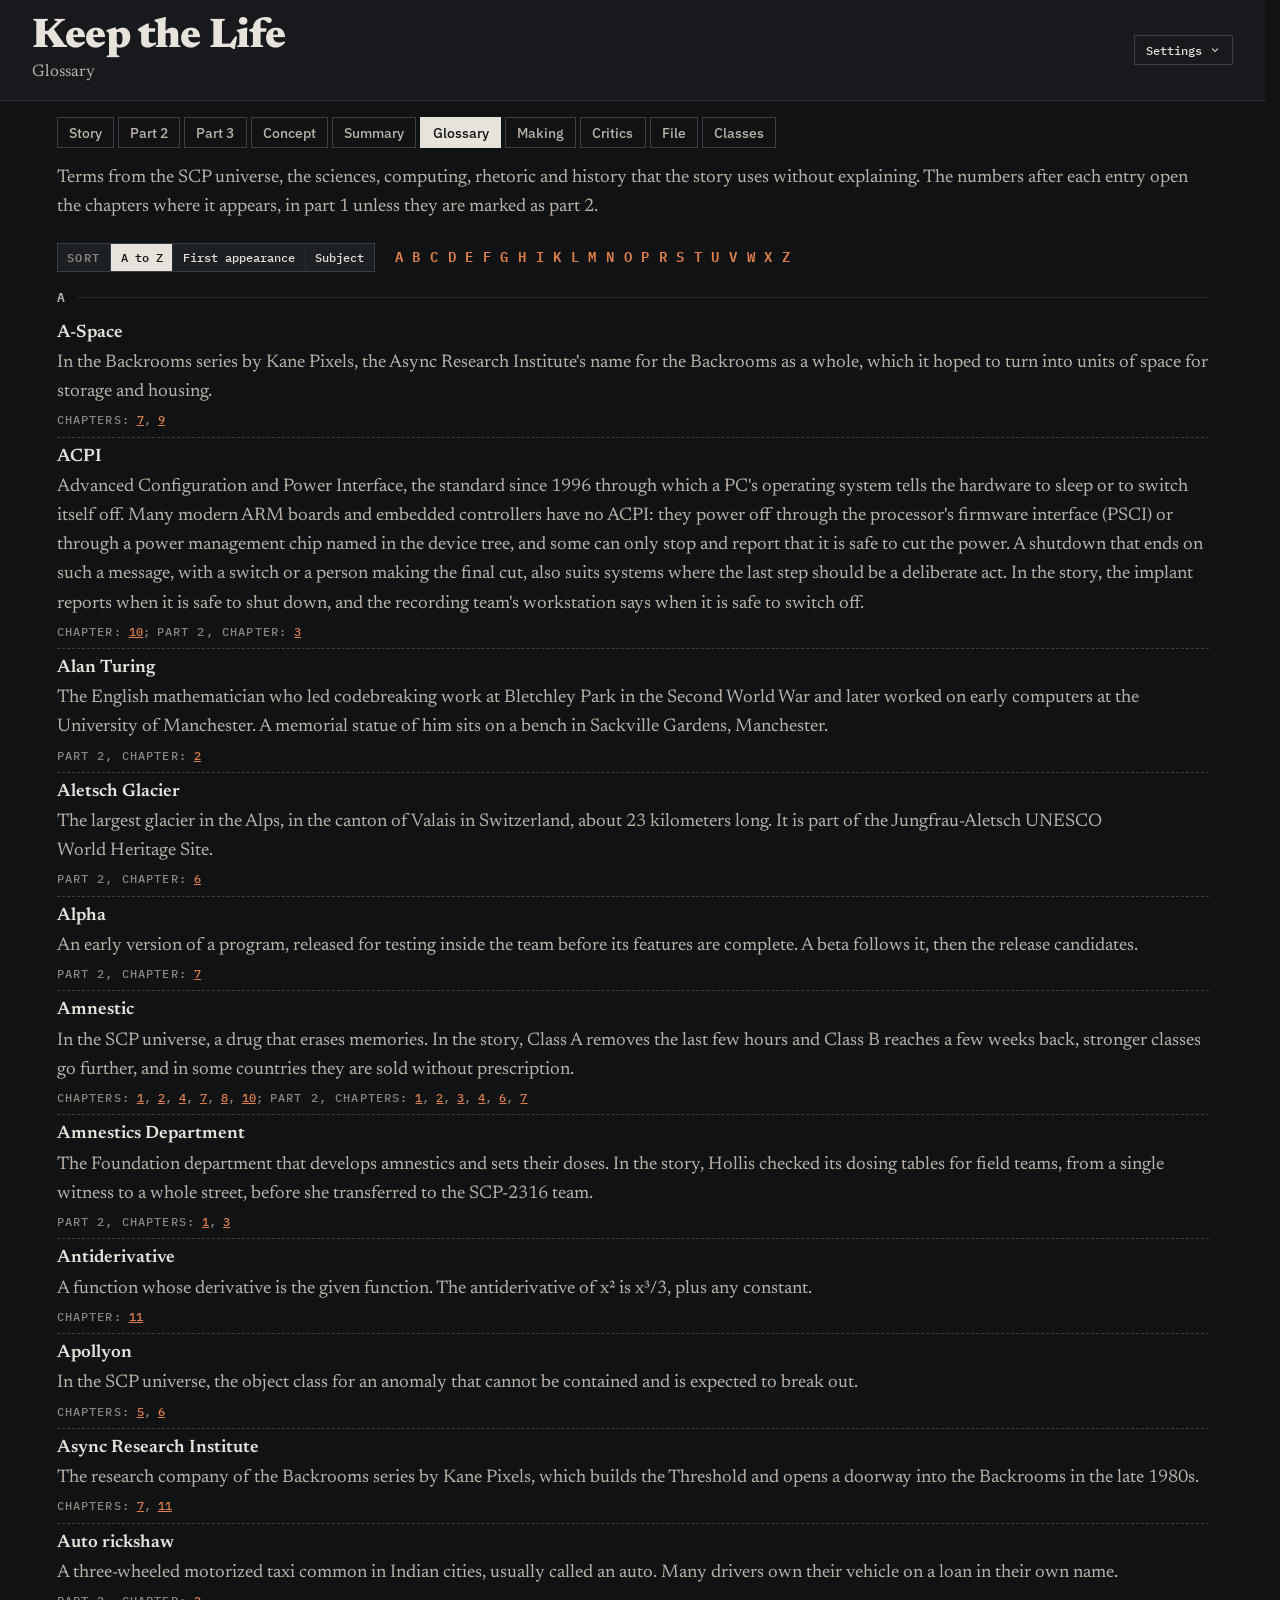
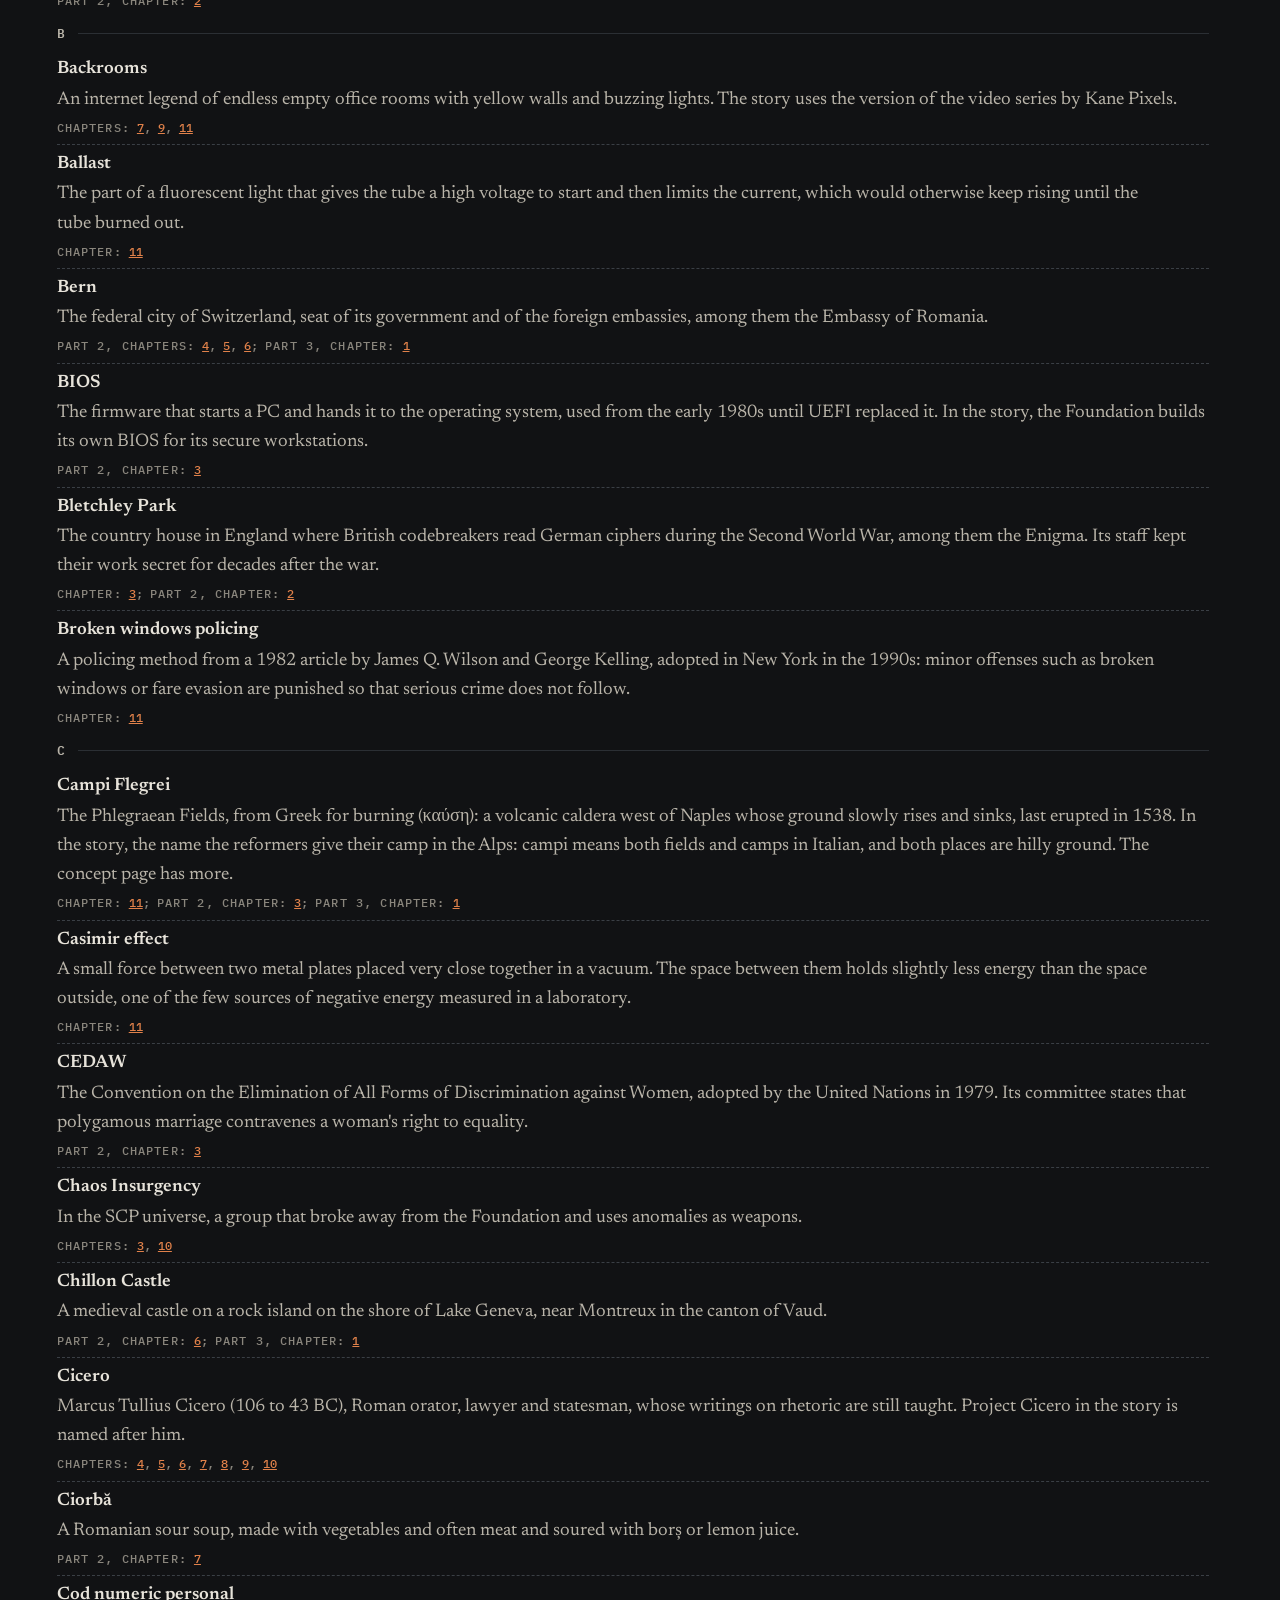
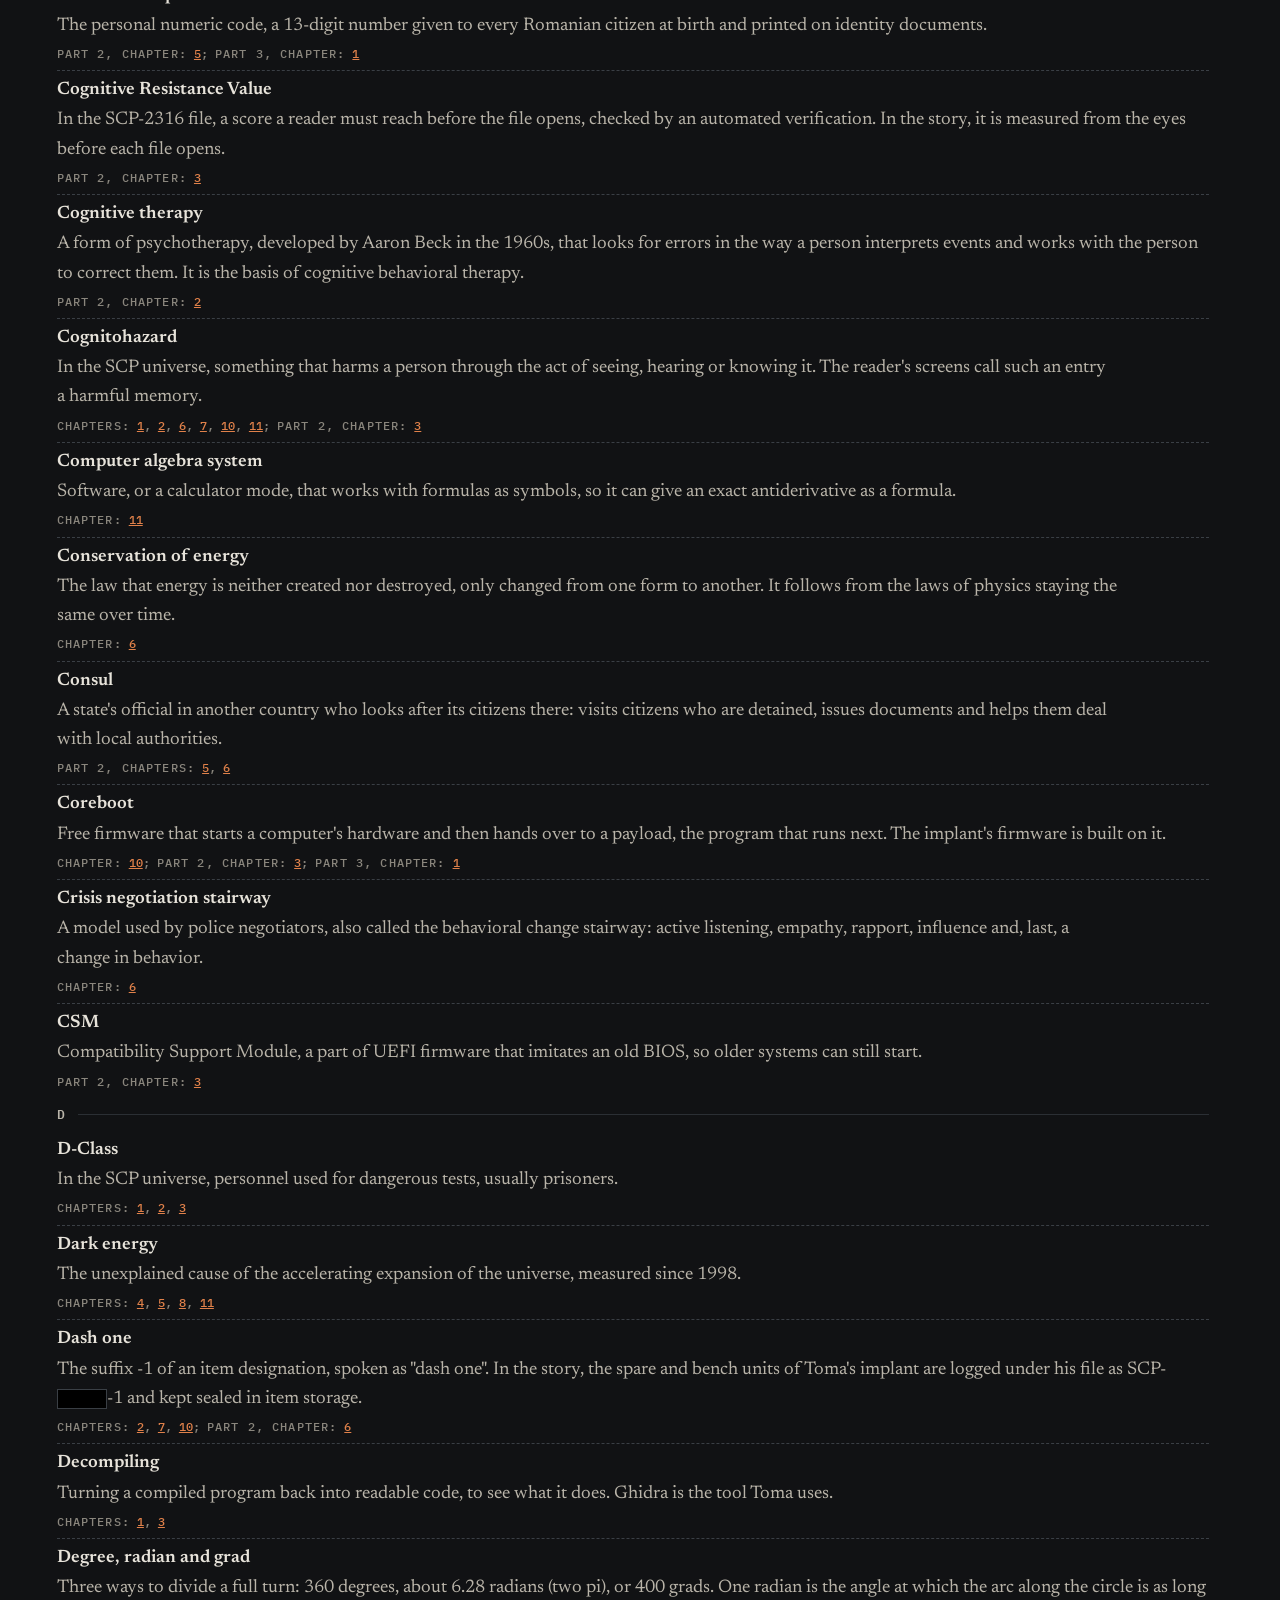
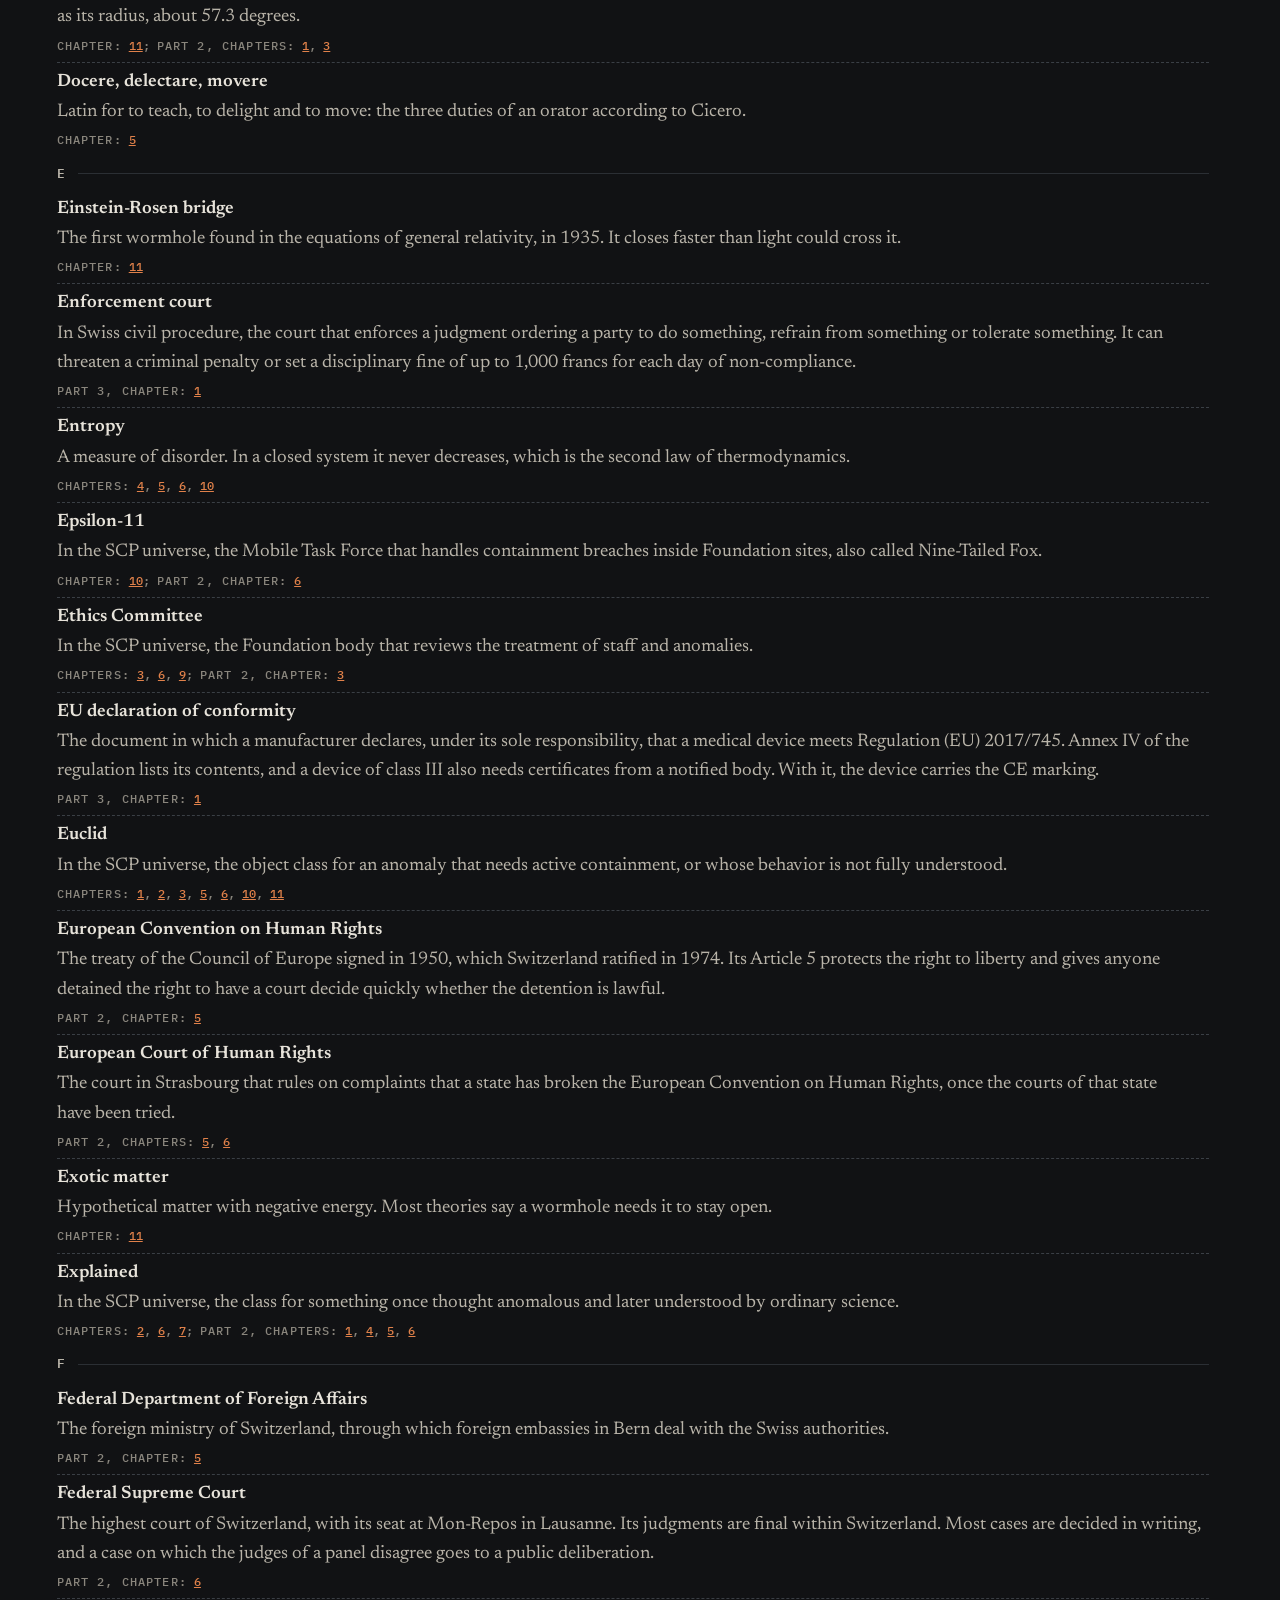
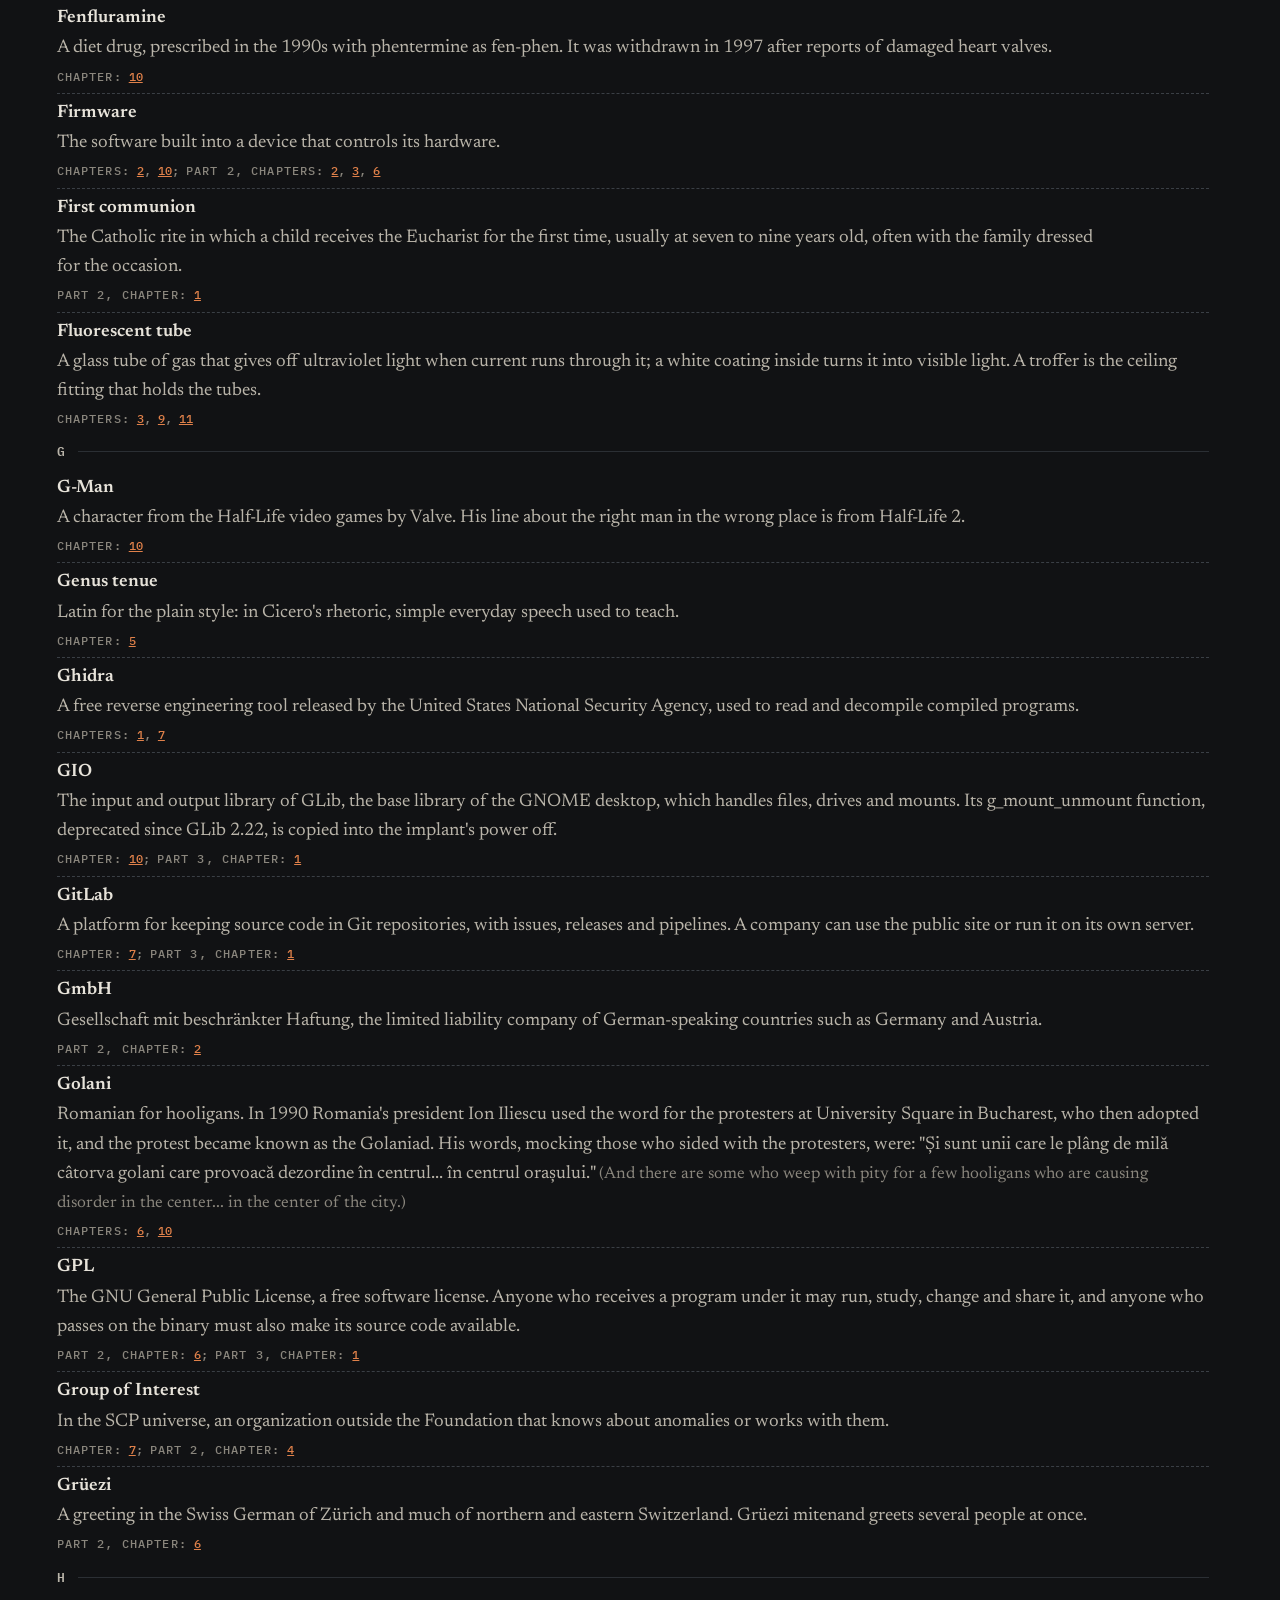
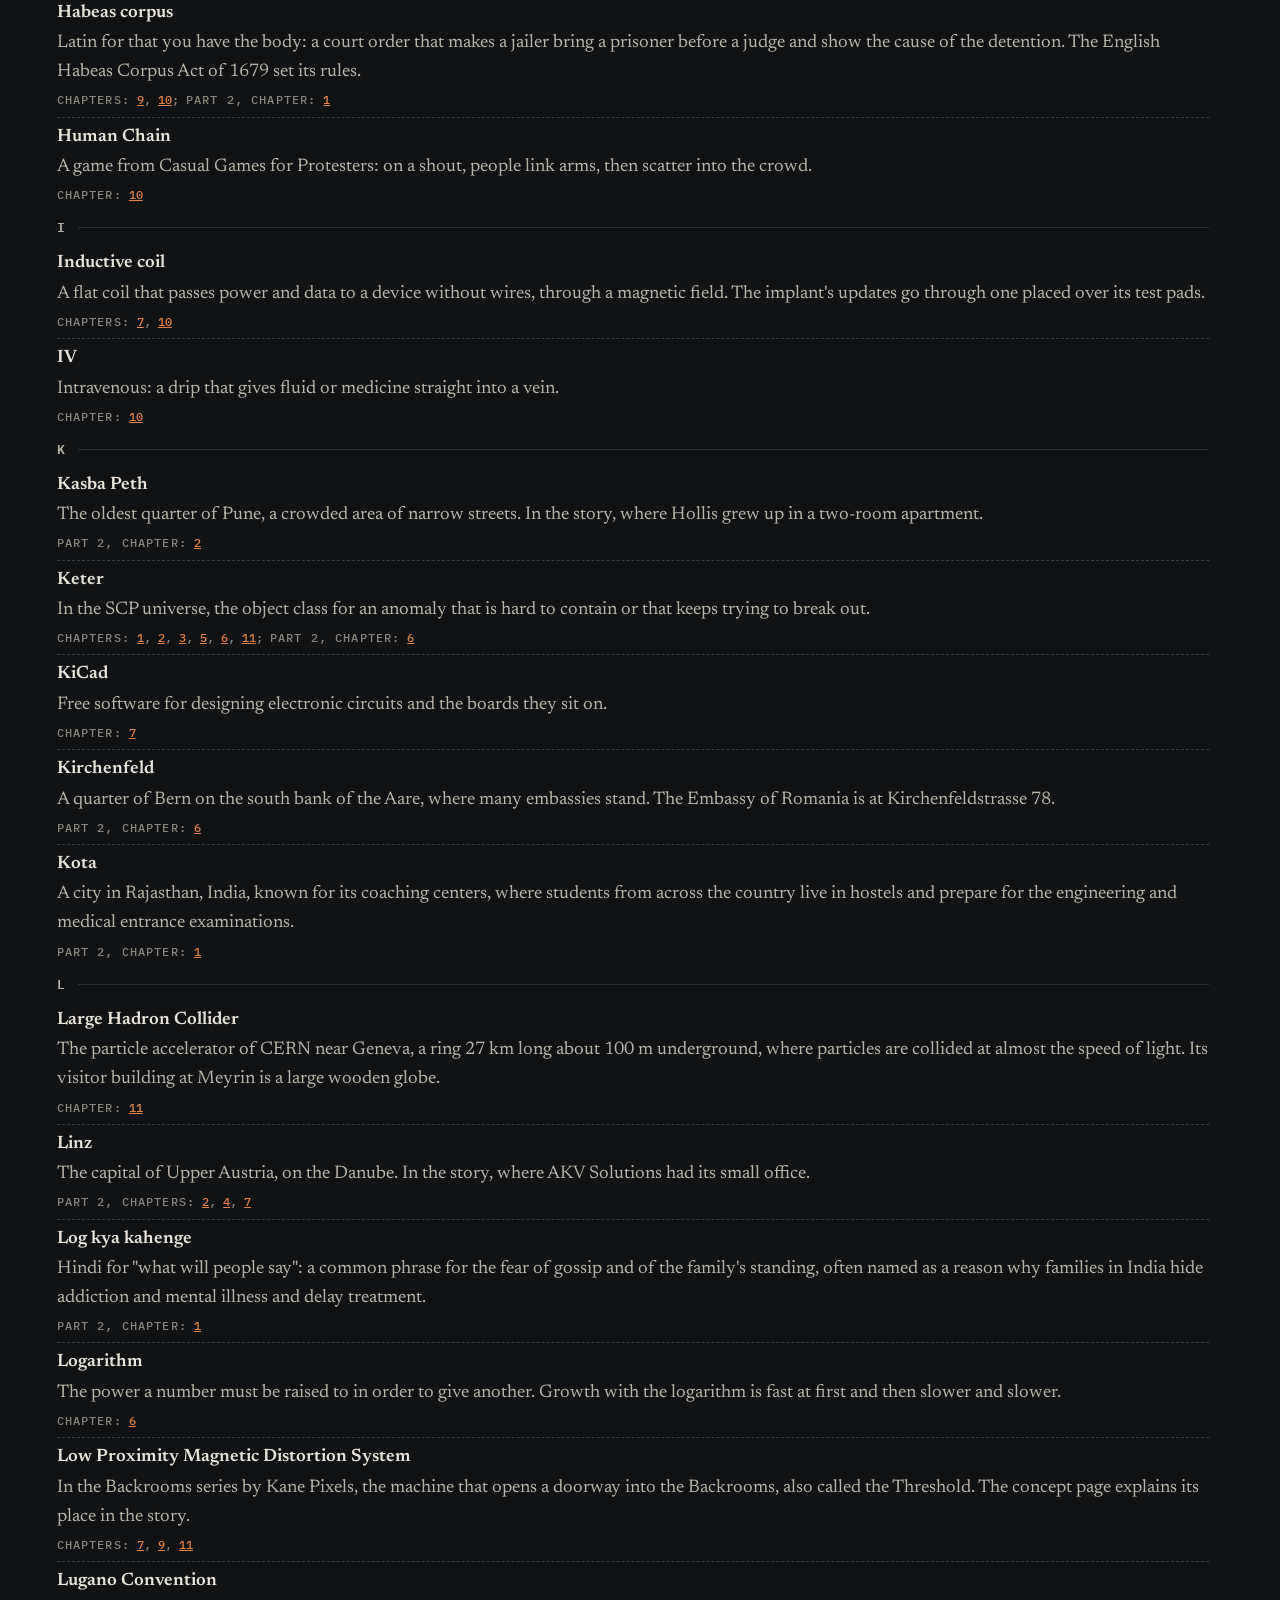
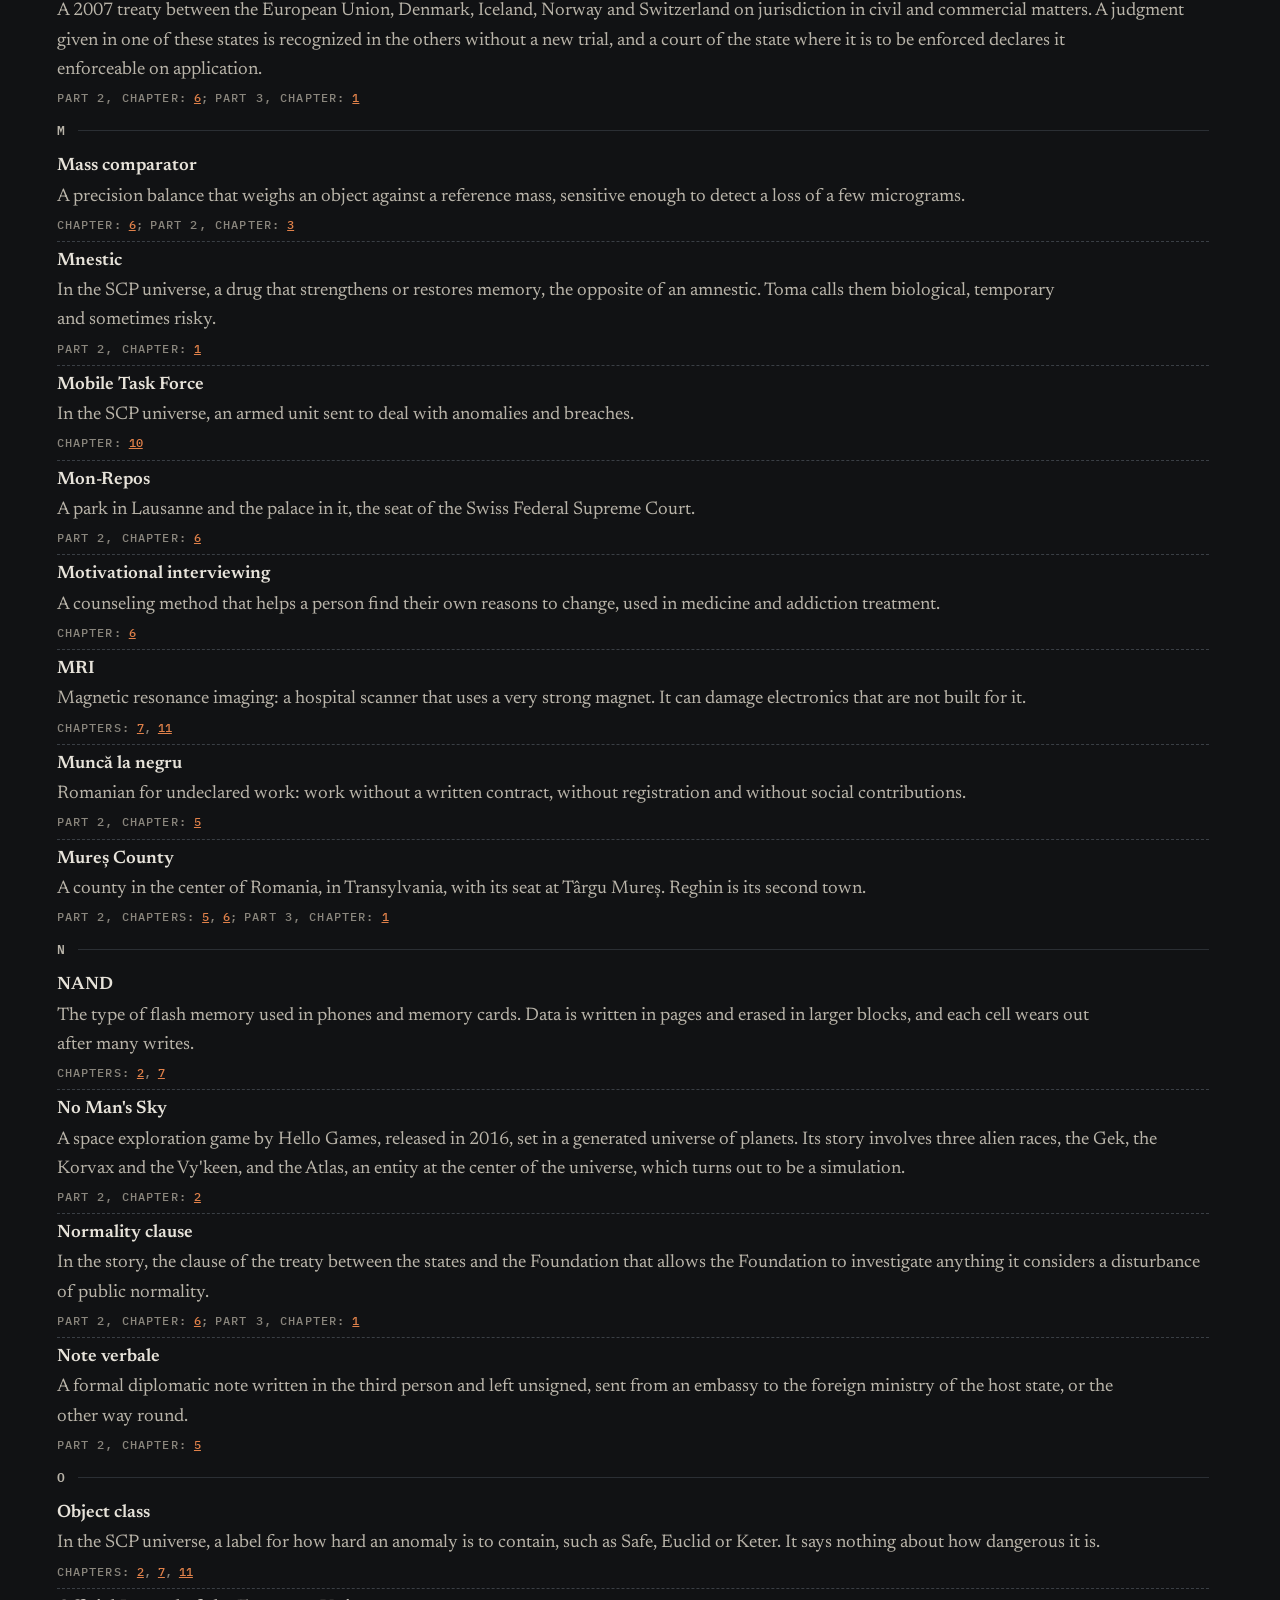
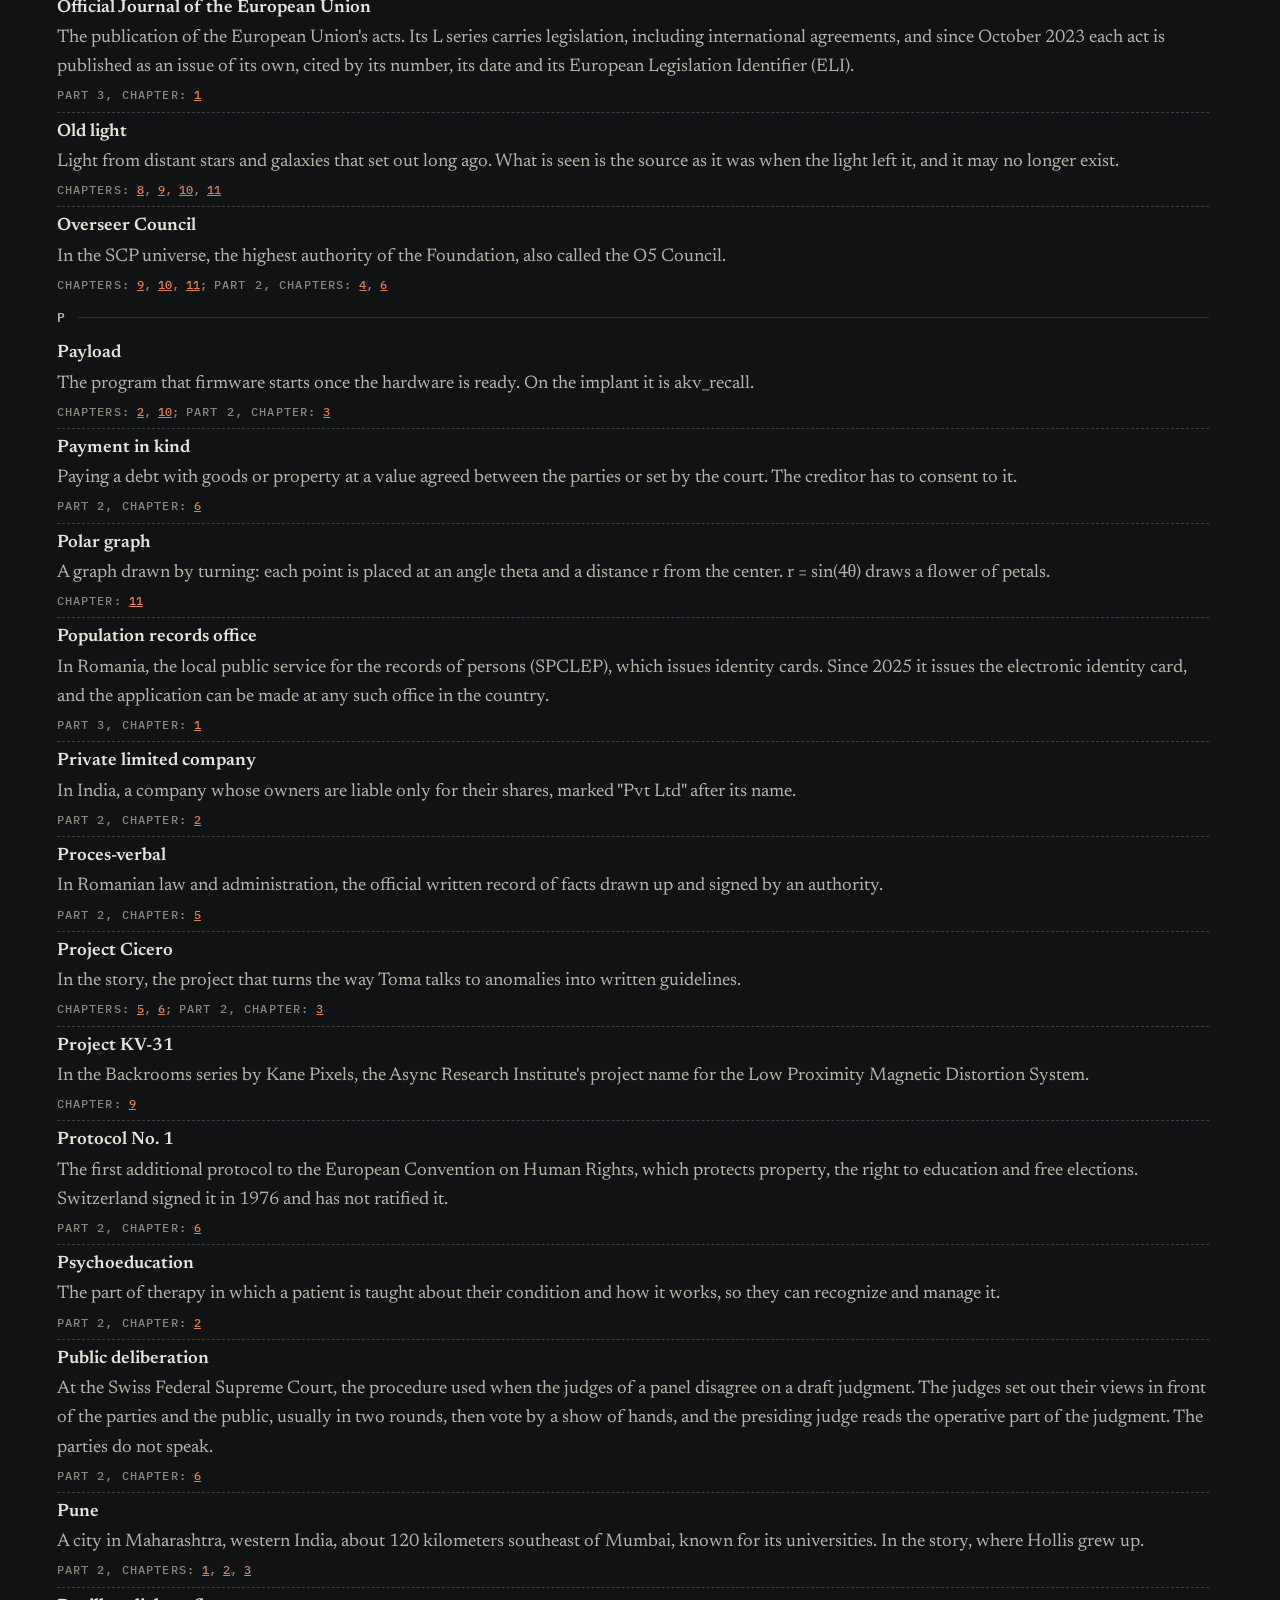
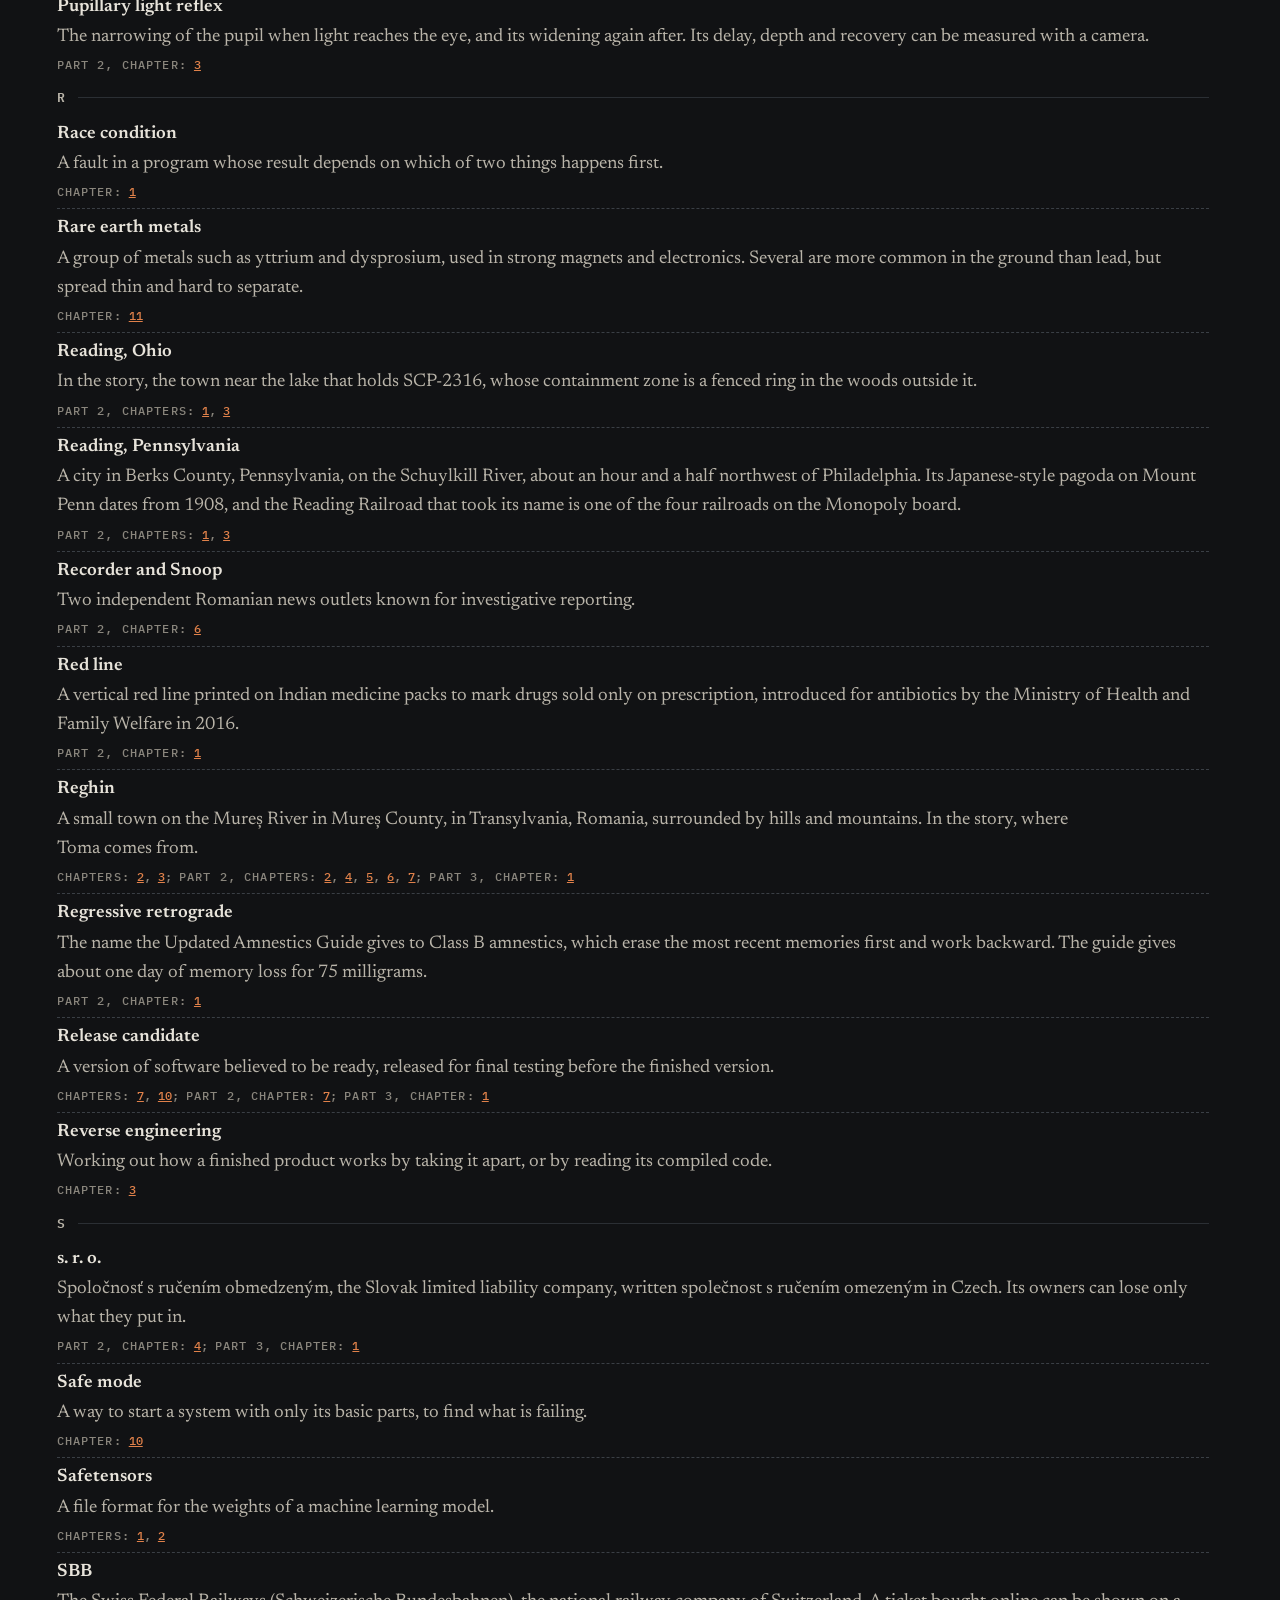
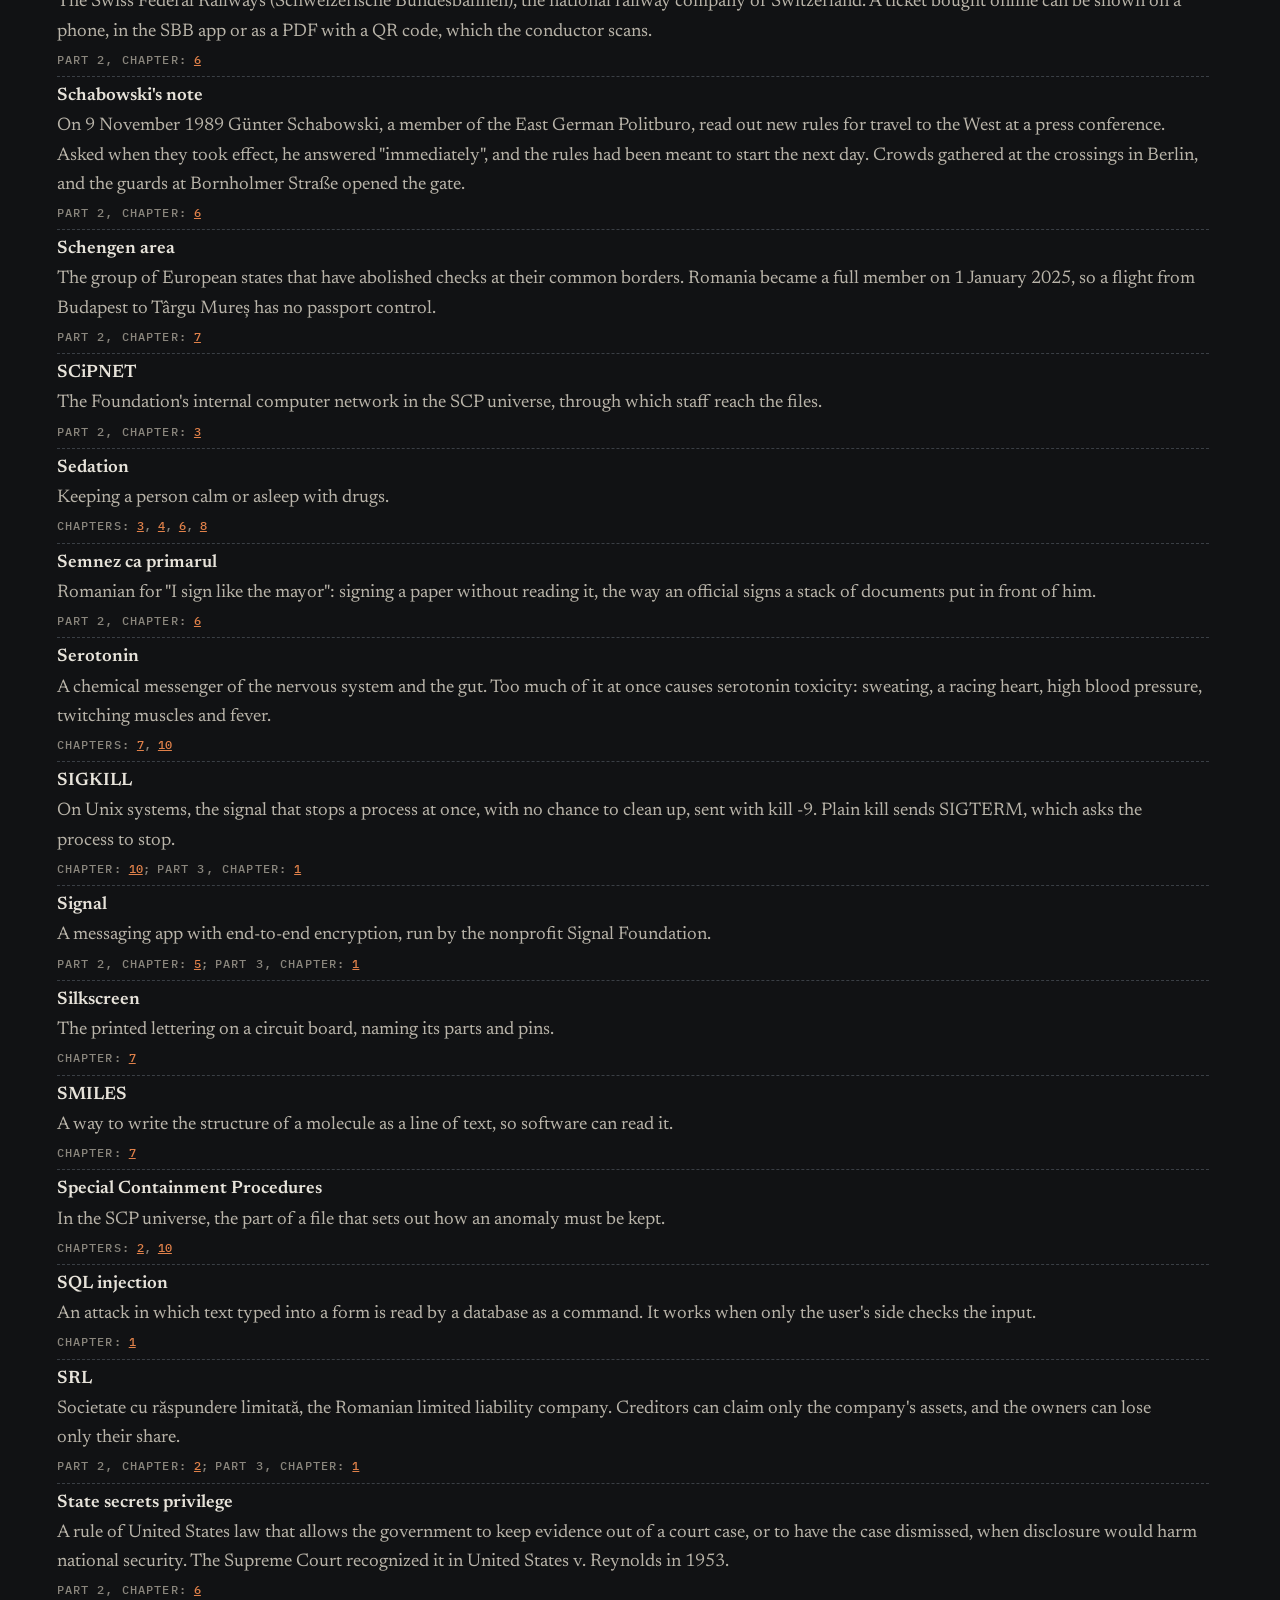
<file: notes/glossary.html>
<!doctype html>
<html lang="en" class="no-js">
  <head>
    <meta charset="utf-8">
    <meta name="viewport" content="width=device-width, initial-scale=1">
    <title>Keep the Life: Glossary</title>
    <link rel="stylesheet" href="../css/fonts.css">
    <link rel="stylesheet" href="../css/site/tokens.css">
    <link rel="stylesheet" href="../css/site/base.css">
    <link rel="stylesheet" href="../css/site/masthead.css">
    <link rel="stylesheet" href="../css/site/dock.css">
    <link rel="stylesheet" href="../css/site/tabs.css">
    <link rel="stylesheet" href="../css/site/end.css">
    <link rel="stylesheet" href="../css/site/motion.css">
    <link rel="stylesheet" href="../css/site/pages.css">
    <link rel="stylesheet" href="../css/site/glossary.css">
    <link rel="stylesheet" href="../css/site/print.css">
    <script src="../js/base/core.js" defer></script>
    <script src="../js/base/theme.js" defer></script>
    <script src="../js/base/motion.js" defer></script>
    <script src="../js/text/pretty.js" defer></script>
    <script src="../js/text/width.js" defer></script>
    <script src="../js/pages/concept.js" defer></script>
    <script src="../js/pages/glossary.js" defer></script>
    <script src="../js/reading/settings.js" defer></script>
    <script src="../js/reading/tocmenu.js" defer></script>
    <script src="../js/pages/settings.js" defer></script>
    <script src="../js/base/scrollfocus.js" defer></script>
  </head>
  <body class="cx-page pretty">
    <header class="mast cx-mast">
      <div class="mast-title">
        <h1>Keep the Life</h1>
        <p class="mast-sub">Glossary</p>
      </div>
      <button type="button" class="tool set-btn" aria-expanded="false" aria-controls="settings">Settings<svg class="ico" viewBox="0 0 16 16" aria-hidden="true" fill="none" stroke="currentColor" stroke-width="1.4" stroke-linecap="round" stroke-linejoin="round"><path d="M4.5 6.5L8 10l3.5-3.5"/></svg></button>
      <div class="mast-tools-wrap" id="settings" role="group" aria-label="Settings" data-open-key="notes-settings-open" data-start="closed" hidden>
        <div class="mast-tools">
          <span class="set-close-part"><button type="button" class="tool set-close">Close</button></span>
          <button type="button" class="tool" data-toggle="pretty" data-default="1" aria-pressed="true">Pretty wrap: on</button>
          <button type="button" class="tool" id="t-store" aria-pressed="false">Remember settings: this tab</button>
          <span class="tool-sep" aria-hidden="true"></span>
          <div class="tool-group" role="group" aria-labelledby="th-label">
            <span class="tg-label" id="th-label">Theme</span>
            <button type="button" class="tool" data-theme-set="dark" aria-pressed="true">Dark</button><button type="button" class="tool" data-theme-set="light" aria-pressed="false">Light</button><button type="button" class="tool" data-theme-set="system" aria-pressed="false">System</button>
          </div>
          <span class="tool-sep" aria-hidden="true"></span>
          <div class="tool-group" role="group" aria-labelledby="mo-label">
            <span class="tg-label" id="mo-label">Motion</span>
            <button type="button" class="tool" data-motion-set="system" aria-pressed="true">System</button><button type="button" class="tool" data-motion-set="reduced" aria-pressed="false">Reduced</button><button type="button" class="tool" data-motion-set="full" aria-pressed="false">Full</button>
          </div>
          <span class="tool-sep" aria-hidden="true"></span>
          <div class="tool-group" role="group" aria-labelledby="sp-label">
            <span class="tg-label" id="sp-label">Scroll speed</span>
            <button type="button" class="tool" data-speed-set="slow" aria-pressed="false">Slow</button><button type="button" class="tool" data-speed-set="normal" aria-pressed="true">Normal</button><button type="button" class="tool" data-speed-set="fast" aria-pressed="false">Fast</button>
          </div>
          <span class="tool-sep" aria-hidden="true"></span>
          <div class="tool-group" role="group" aria-labelledby="pw-label">
            <span class="tg-label" id="pw-label">Page width</span>
            <button type="button" class="tool" data-step="-4" aria-label="Narrower">
              <svg class="ico" viewBox="0 0 16 16" aria-hidden="true" fill="none" stroke="currentColor" stroke-width="1.4" stroke-linecap="round" stroke-linejoin="round">
                <path d="M3 8h10"/>
              </svg>
            </button>
            <output class="tg-out" id="t-width-out" aria-live="polite">76 rem</output>
            <button type="button" class="tool" data-step="4" aria-label="Wider">
              <svg class="ico" viewBox="0 0 16 16" aria-hidden="true" fill="none" stroke="currentColor" stroke-width="1.4" stroke-linecap="round" stroke-linejoin="round">
                <path d="M8 3v10M3 8h10"/>
              </svg>
            </button>
            <button type="button" class="tool" data-width="full" aria-pressed="false">Full</button>
          </div>
        </div>
      </div>
    </header>
    <div class="toc-dock"><button type="button" class="toc-tuck" aria-pressed="false" aria-label="Hide the settings button" title="Hide the settings button"><svg class="ico" viewBox="0 0 16 16" aria-hidden="true"><path d="M6 3.5 10.5 8 6 12.5" fill="none" stroke="currentColor" stroke-width="1.6" stroke-linecap="round" stroke-linejoin="round"/></svg></button><button type="button" class="toc-set" aria-expanded="false" aria-controls="settings">Settings</button></div>
    <main class="cx">
      <nav class="cx-tabs" aria-label="Pages"><a class="tab" href="../index.html">Story</a><a class="tab" href="../part2.html">Part 2</a><a class="tab" href="../part3.html">Part 3</a><a class="tab" href="concept.html">Concept</a><a class="tab" href="summary.html">Summary</a><a class="tab" href="glossary.html" aria-current="page">Glossary</a><a class="tab" href="making.html">Making</a><a class="tab" href="critics.html">Critics</a><a class="tab" href="file.html">File</a><a class="tab" href="classes.html">Classes</a></nav>
      <p class="gl-intro">Terms from the SCP universe, the sciences, computing, rhetoric and history that the story uses without explaining. The numbers after each entry open the chapters where it appears, in part 1 unless they are marked as part 2.</p>
      <div class="gl-bar">
        <div class="tool-group gl-sort" role="group" aria-label="Sort the terms" data-subjects="SCP universe|The Backrooms|Computing and electronics|Mathematics|Physics and technology|Medicine and chemistry|Rhetoric, law and history|Games and protest|Society and culture|Places"><span class="tg-label">Sort</span><button type="button" class="tool" data-sort="alpha" aria-pressed="true">A to Z</button><button type="button" class="tool" data-sort="first" aria-pressed="false">First appearance</button><button type="button" class="tool" data-sort="subject" aria-pressed="false">Subject</button></div>
        <nav class="gl-index" aria-label="Letters"><a href="#gl-A-h">A</a><a href="#gl-B-h">B</a><a href="#gl-C-h">C</a><a href="#gl-D-h">D</a><a href="#gl-E-h">E</a><a href="#gl-F-h">F</a><a href="#gl-G-h">G</a><a href="#gl-H-h">H</a><a href="#gl-I-h">I</a><a href="#gl-K-h">K</a><a href="#gl-L-h">L</a><a href="#gl-M-h">M</a><a href="#gl-N-h">N</a><a href="#gl-O-h">O</a><a href="#gl-P-h">P</a><a href="#gl-R-h">R</a><a href="#gl-S-h">S</a><a href="#gl-T-h">T</a><a href="#gl-U-h">U</a><a href="#gl-V-h">V</a><a href="#gl-W-h">W</a><a href="#gl-X-h">X</a><a href="#gl-Z-h">Z</a></nav>
      </div>
      <div class="gl-body">
        <h2 id="gl-A-h">A</h2>
        <section class="gl-sec" id="gl-A" aria-labelledby="gl-A-h">
          <dl class="gl-list">
            <div class="gl-item" data-term="a-space" data-first="7" data-first-title="Both ways" data-subject="The Backrooms">
              <dt>A-Space</dt>
              <dd>
                <p>In the Backrooms series by Kane Pixels, the Async Research Institute's name for the Backrooms as a whole, which it hoped to turn into units of space for storage and housing.</p>
                <p class="gl-ref"><span>Chapters:</span> <a href="../index.html#c7" title="Both ways">7</a>, <a href="../index.html#c9" title="The acting director">9</a></p>
              </dd>
            </div>
            <div class="gl-item" data-term="acpi" data-first="10" data-first-title="The yard" data-subject="Computing and electronics">
              <dt>ACPI</dt>
              <dd>
                <p>Advanced Configuration and Power Interface, the standard since 1996 through which a PC's operating system tells the hardware to sleep or to switch itself off. Many modern ARM boards and embedded controllers have no ACPI: they power off through the processor's firmware interface (PSCI) or through a power management chip named in the device tree, and some can only stop and report that it is safe to cut the power. A shutdown that ends on such a message, with a switch or a person making the final cut, also suits systems where the last step should be a deliberate act. In the story, the implant reports when it is safe to shut down, and the recording team's workstation says when it is safe to switch off.</p>
                <p class="gl-ref"><span>Chapter:</span> <a href="../index.html#c10" title="The yard">10</a>; <span>Part 2, chapter:</span> <a href="../part2.html#p2c3" title="Three readers">3</a></p>
              </dd>
            </div>
            <div class="gl-item" data-term="alan turing" data-first="13" data-first-title="The night flight" data-first-name="Part 2, chapter 2: The night flight" data-first-short="2.2" data-subject="Rhetoric, law and history">
              <dt>Alan Turing</dt>
              <dd>
                <p>The English mathematician who led codebreaking work at Bletchley Park in the Second World War and later worked on early computers at the University of Manchester. A memorial statue of him sits on a bench in Sackville Gardens, Manchester.</p>
                <p class="gl-ref"><span>Part 2, chapter:</span> <a href="../part2.html#p2c2" title="The night flight">2</a></p>
              </dd>
            </div>
            <div class="gl-item" data-term="aletsch glacier" data-first="17" data-first-title="Three to two" data-first-name="Part 2, chapter 6: Three to two" data-first-short="2.6" data-subject="Places">
              <dt>Aletsch Glacier</dt>
              <dd>
                <p>The largest glacier in the Alps, in the canton of Valais in Switzerland, about 23 kilometers long. It is part of the Jungfrau-Aletsch UNESCO World Heritage Site.</p>
                <p class="gl-ref"><span>Part 2, chapter:</span> <a href="../part2.html#p2c6" title="Three to two">6</a></p>
              </dd>
            </div>
            <div class="gl-item" data-term="alpha" data-first="18" data-first-title="The way home" data-first-name="Part 2, chapter 7: The way home" data-first-short="2.7" data-subject="Computing and electronics">
              <dt>Alpha</dt>
              <dd>
                <p>An early version of a program, released for testing inside the team before its features are complete. A beta follows it, then the release candidates.</p>
                <p class="gl-ref"><span>Part 2, chapter:</span> <a href="../part2.html#p2c7" title="The way home">7</a></p>
              </dd>
            </div>
            <div class="gl-item" data-term="amnestic" data-first="1" data-first-title="Nine days" data-subject="SCP universe">
              <dt>Amnestic</dt>
              <dd>
                <p>In the SCP universe, a drug that erases memories. In the story, Class A removes the last few hours and Class B reaches a few weeks back, stronger classes go further, and in some countries they are sold without prescription.</p>
                <p class="gl-ref"><span>Chapters:</span> <a href="../index.html#c1" title="Nine days">1</a>, <a href="../index.html#c2" title="Twenty-three minutes">2</a>, <a href="../index.html#c4" title="Sigurrós">4</a>, <a href="../index.html#c7" title="Both ways">7</a>, <a href="../index.html#c8" title="The first lesson">8</a>, <a href="../index.html#c10" title="The yard">10</a>; <span>Part 2, chapters:</span> <a href="../part2.html#p2c1" title="Reading">1</a>, <a href="../part2.html#p2c2" title="The night flight">2</a>, <a href="../part2.html#p2c3" title="Three readers">3</a>, <a href="../part2.html#p2c4" title="The Thermidorian gathering">4</a>, <a href="../part2.html#p2c6" title="Three to two">6</a>, <a href="../part2.html#p2c7" title="The way home">7</a></p>
              </dd>
            </div>
            <div class="gl-item" data-term="amnestics department" data-first="12" data-first-title="Reading" data-first-name="Part 2, chapter 1: Reading" data-first-short="2.1" data-subject="SCP universe">
              <dt>Amnestics Department</dt>
              <dd>
                <p>The Foundation department that develops amnestics and sets their doses. In the story, Hollis checked its dosing tables for field teams, from a single witness to a whole street, before she transferred to the SCP-2316 team.</p>
                <p class="gl-ref"><span>Part 2, chapters:</span> <a href="../part2.html#p2c1" title="Reading">1</a>, <a href="../part2.html#p2c3" title="Three readers">3</a></p>
              </dd>
            </div>
            <div class="gl-item" data-term="antiderivative" data-first="11" data-first-title="Campi Flegrei" data-subject="Mathematics">
              <dt>Antiderivative</dt>
              <dd>
                <p>A function whose derivative is the given function. The antiderivative of x² is x³/3, plus any constant.</p>
                <p class="gl-ref"><span>Chapter:</span> <a href="../index.html#c11" title="Campi Flegrei">11</a></p>
              </dd>
            </div>
            <div class="gl-item" data-term="apollyon" data-first="5" data-first-title="Project Cicero" data-subject="SCP universe">
              <dt>Apollyon</dt>
              <dd>
                <p>In the SCP universe, the object class for an anomaly that cannot be contained and is expected to break out.</p>
                <p class="gl-ref"><span>Chapters:</span> <a href="../index.html#c5" title="Project Cicero">5</a>, <a href="../index.html#c6" title="The hearing">6</a></p>
              </dd>
            </div>
            <div class="gl-item" data-term="async research institute" data-first="7" data-first-title="Both ways" data-subject="The Backrooms">
              <dt>Async Research Institute</dt>
              <dd>
                <p>The research company of the Backrooms series by Kane Pixels, which builds the Threshold and opens a doorway into the Backrooms in the late 1980s.</p>
                <p class="gl-ref"><span>Chapters:</span> <a href="../index.html#c7" title="Both ways">7</a>, <a href="../index.html#c11" title="Campi Flegrei">11</a></p>
              </dd>
            </div>
            <div class="gl-item" data-term="auto rickshaw" data-first="13" data-first-title="The night flight" data-first-name="Part 2, chapter 2: The night flight" data-first-short="2.2" data-subject="Society and culture">
              <dt>Auto rickshaw</dt>
              <dd>
                <p>A three-wheeled motorized taxi common in Indian cities, usually called an auto. Many drivers own their vehicle on a loan in their own name.</p>
                <p class="gl-ref"><span>Part 2, chapter:</span> <a href="../part2.html#p2c2" title="The night flight">2</a></p>
              </dd>
            </div>
          </dl>
        </section>
        <h2 id="gl-B-h">B</h2>
        <section class="gl-sec" id="gl-B" aria-labelledby="gl-B-h">
          <dl class="gl-list">
            <div class="gl-item" data-term="backrooms" data-first="7" data-first-title="Both ways" data-subject="The Backrooms">
              <dt>Backrooms</dt>
              <dd>
                <p>An internet legend of endless empty office rooms with yellow walls and buzzing lights. The story uses the version of the video series by Kane Pixels.</p>
                <p class="gl-ref"><span>Chapters:</span> <a href="../index.html#c7" title="Both ways">7</a>, <a href="../index.html#c9" title="The acting director">9</a>, <a href="../index.html#c11" title="Campi Flegrei">11</a></p>
              </dd>
            </div>
            <div class="gl-item" data-term="ballast" data-first="11" data-first-title="Campi Flegrei" data-subject="Physics and technology">
              <dt>Ballast</dt>
              <dd>
                <p>The part of a fluorescent light that gives the tube a high voltage to start and then limits the current, which would otherwise keep rising until the tube burned out.</p>
                <p class="gl-ref"><span>Chapter:</span> <a href="../index.html#c11" title="Campi Flegrei">11</a></p>
              </dd>
            </div>
            <div class="gl-item" data-term="bern" data-first="15" data-first-title="The Thermidorian gathering" data-first-name="Part 2, chapter 4: The Thermidorian gathering" data-first-short="2.4" data-subject="Places">
              <dt>Bern</dt>
              <dd>
                <p>The federal city of Switzerland, seat of its government and of the foreign embassies, among them the Embassy of Romania.</p>
                <p class="gl-ref"><span>Part 2, chapters:</span> <a href="../part2.html#p2c4" title="The Thermidorian gathering">4</a>, <a href="../part2.html#p2c5" title="The barrier">5</a>, <a href="../part2.html#p2c6" title="Three to two">6</a>; <span>Part 3, chapter:</span> <a href="../part3.html#p3c1" title="Post-mortem">1</a></p>
              </dd>
            </div>
            <div class="gl-item" data-term="bios" data-first="14" data-first-title="Three readers" data-first-name="Part 2, chapter 3: Three readers" data-first-short="2.3" data-subject="Computing and electronics">
              <dt>BIOS</dt>
              <dd>
                <p>The firmware that starts a PC and hands it to the operating system, used from the early 1980s until UEFI replaced it. In the story, the Foundation builds its own BIOS for its secure workstations.</p>
                <p class="gl-ref"><span>Part 2, chapter:</span> <a href="../part2.html#p2c3" title="Three readers">3</a></p>
              </dd>
            </div>
            <div class="gl-item" data-term="bletchley park" data-first="3" data-first-title="The hydroponics bay" data-subject="Rhetoric, law and history">
              <dt>Bletchley Park</dt>
              <dd>
                <p>The country house in England where British codebreakers read German ciphers during the Second World War, among them the Enigma. Its staff kept their work secret for decades after the war.</p>
                <p class="gl-ref"><span>Chapter:</span> <a href="../index.html#c3" title="The hydroponics bay">3</a>; <span>Part 2, chapter:</span> <a href="../part2.html#p2c2" title="The night flight">2</a></p>
              </dd>
            </div>
            <div class="gl-item" data-term="broken windows policing" data-first="11" data-first-title="Campi Flegrei" data-subject="Rhetoric, law and history">
              <dt>Broken windows policing</dt>
              <dd>
                <p>A policing method from a 1982 article by James Q. Wilson and George Kelling, adopted in New York in the 1990s: minor offenses such as broken windows or fare evasion are punished so that serious crime does not follow.</p>
                <p class="gl-ref"><span>Chapter:</span> <a href="../index.html#c11" title="Campi Flegrei">11</a></p>
              </dd>
            </div>
          </dl>
        </section>
        <h2 id="gl-C-h">C</h2>
        <section class="gl-sec" id="gl-C" aria-labelledby="gl-C-h">
          <dl class="gl-list">
            <div class="gl-item" data-term="campi flegrei" data-first="11" data-first-title="Campi Flegrei" data-subject="Places">
              <dt>Campi Flegrei</dt>
              <dd>
                <p>The Phlegraean Fields, from Greek for burning (καύση): a volcanic caldera west of Naples whose ground slowly rises and sinks, last erupted in 1538. In the story, the name the reformers give their camp in the Alps: campi means both fields and camps in Italian, and both places are hilly ground. The concept page has more.</p>
                <p class="gl-ref"><span>Chapter:</span> <a href="../index.html#c11" title="Campi Flegrei">11</a>; <span>Part 2, chapter:</span> <a href="../part2.html#p2c3" title="Three readers">3</a>; <span>Part 3, chapter:</span> <a href="../part3.html#p3c1" title="Post-mortem">1</a></p>
              </dd>
            </div>
            <div class="gl-item" data-term="casimir effect" data-first="11" data-first-title="Campi Flegrei" data-subject="Physics and technology">
              <dt>Casimir effect</dt>
              <dd>
                <p>A small force between two metal plates placed very close together in a vacuum. The space between them holds slightly less energy than the space outside, one of the few sources of negative energy measured in a laboratory.</p>
                <p class="gl-ref"><span>Chapter:</span> <a href="../index.html#c11" title="Campi Flegrei">11</a></p>
              </dd>
            </div>
            <div class="gl-item" data-term="cedaw" data-first="14" data-first-title="Three readers" data-first-name="Part 2, chapter 3: Three readers" data-first-short="2.3" data-subject="Rhetoric, law and history">
              <dt>CEDAW</dt>
              <dd>
                <p>The Convention on the Elimination of All Forms of Discrimination against Women, adopted by the United Nations in 1979. Its committee states that polygamous marriage contravenes a woman's right to equality.</p>
                <p class="gl-ref"><span>Part 2, chapter:</span> <a href="../part2.html#p2c3" title="Three readers">3</a></p>
              </dd>
            </div>
            <div class="gl-item" data-term="chaos insurgency" data-first="3" data-first-title="The hydroponics bay" data-subject="SCP universe">
              <dt>Chaos Insurgency</dt>
              <dd>
                <p>In the SCP universe, a group that broke away from the Foundation and uses anomalies as weapons.</p>
                <p class="gl-ref"><span>Chapters:</span> <a href="../index.html#c3" title="The hydroponics bay">3</a>, <a href="../index.html#c10" title="The yard">10</a></p>
              </dd>
            </div>
            <div class="gl-item" data-term="chillon castle" data-first="17" data-first-title="Three to two" data-first-name="Part 2, chapter 6: Three to two" data-first-short="2.6" data-subject="Places">
              <dt>Chillon Castle</dt>
              <dd>
                <p>A medieval castle on a rock island on the shore of Lake Geneva, near Montreux in the canton of Vaud.</p>
                <p class="gl-ref"><span>Part 2, chapter:</span> <a href="../part2.html#p2c6" title="Three to two">6</a>; <span>Part 3, chapter:</span> <a href="../part3.html#p3c1" title="Post-mortem">1</a></p>
              </dd>
            </div>
            <div class="gl-item" data-term="cicero" data-first="4" data-first-title="Sigurrós" data-subject="Rhetoric, law and history">
              <dt>Cicero</dt>
              <dd>
                <p>Marcus Tullius Cicero (106 to 43 BC), Roman orator, lawyer and statesman, whose writings on rhetoric are still taught. Project Cicero in the story is named after him.</p>
                <p class="gl-ref"><span>Chapters:</span> <a href="../index.html#c4" title="Sigurrós">4</a>, <a href="../index.html#c5" title="Project Cicero">5</a>, <a href="../index.html#c6" title="The hearing">6</a>, <a href="../index.html#c7" title="Both ways">7</a>, <a href="../index.html#c8" title="The first lesson">8</a>, <a href="../index.html#c9" title="The acting director">9</a>, <a href="../index.html#c10" title="The yard">10</a></p>
              </dd>
            </div>
            <div class="gl-item" data-term="ciorba" data-first="18" data-first-title="The way home" data-first-name="Part 2, chapter 7: The way home" data-first-short="2.7" data-subject="Society and culture">
              <dt><span lang="ro">Ciorbă</span></dt>
              <dd>
                <p>A Romanian sour soup, made with vegetables and often meat and soured with borș or lemon juice.</p>
                <p class="gl-ref"><span>Part 2, chapter:</span> <a href="../part2.html#p2c7" title="The way home">7</a></p>
              </dd>
            </div>
            <div class="gl-item" data-term="cod numeric personal" data-first="16" data-first-title="The barrier" data-first-name="Part 2, chapter 5: The barrier" data-first-short="2.5" data-subject="Society and culture">
              <dt><span lang="ro">Cod numeric personal</span></dt>
              <dd>
                <p>The personal numeric code, a 13-digit number given to every Romanian citizen at birth and printed on identity documents.</p>
                <p class="gl-ref"><span>Part 2, chapter:</span> <a href="../part2.html#p2c5" title="The barrier">5</a>; <span>Part 3, chapter:</span> <a href="../part3.html#p3c1" title="Post-mortem">1</a></p>
              </dd>
            </div>
            <div class="gl-item" data-term="cognitive resistance value" data-first="14" data-first-title="Three readers" data-first-name="Part 2, chapter 3: Three readers" data-first-short="2.3" data-subject="SCP universe">
              <dt>Cognitive Resistance Value</dt>
              <dd>
                <p>In the SCP-2316 file, a score a reader must reach before the file opens, checked by an automated verification. In the story, it is measured from the eyes before each file opens.</p>
                <p class="gl-ref"><span>Part 2, chapter:</span> <a href="../part2.html#p2c3" title="Three readers">3</a></p>
              </dd>
            </div>
            <div class="gl-item" data-term="cognitive therapy" data-first="13" data-first-title="The night flight" data-first-name="Part 2, chapter 2: The night flight" data-first-short="2.2" data-subject="Medicine and chemistry">
              <dt>Cognitive therapy</dt>
              <dd>
                <p>A form of psychotherapy, developed by Aaron Beck in the 1960s, that looks for errors in the way a person interprets events and works with the person to correct them. It is the basis of cognitive behavioral therapy.</p>
                <p class="gl-ref"><span>Part 2, chapter:</span> <a href="../part2.html#p2c2" title="The night flight">2</a></p>
              </dd>
            </div>
            <div class="gl-item" data-term="cognitohazard" data-first="1" data-first-title="Nine days" data-subject="SCP universe">
              <dt>Cognitohazard</dt>
              <dd>
                <p>In the SCP universe, something that harms a person through the act of seeing, hearing or knowing it. The reader's screens call such an entry a harmful memory.</p>
                <p class="gl-ref"><span>Chapters:</span> <a href="../index.html#c1" title="Nine days">1</a>, <a href="../index.html#c2" title="Twenty-three minutes">2</a>, <a href="../index.html#c6" title="The hearing">6</a>, <a href="../index.html#c7" title="Both ways">7</a>, <a href="../index.html#c10" title="The yard">10</a>, <a href="../index.html#c11" title="Campi Flegrei">11</a>; <span>Part 2, chapter:</span> <a href="../part2.html#p2c3" title="Three readers">3</a></p>
              </dd>
            </div>
            <div class="gl-item" data-term="computer algebra system" data-first="11" data-first-title="Campi Flegrei" data-subject="Computing and electronics">
              <dt>Computer algebra system</dt>
              <dd>
                <p>Software, or a calculator mode, that works with formulas as symbols, so it can give an exact antiderivative as a formula.</p>
                <p class="gl-ref"><span>Chapter:</span> <a href="../index.html#c11" title="Campi Flegrei">11</a></p>
              </dd>
            </div>
            <div class="gl-item" data-term="conservation of energy" data-first="6" data-first-title="The hearing" data-subject="Physics and technology">
              <dt>Conservation of energy</dt>
              <dd>
                <p>The law that energy is neither created nor destroyed, only changed from one form to another. It follows from the laws of physics staying the same over time.</p>
                <p class="gl-ref"><span>Chapter:</span> <a href="../index.html#c6" title="The hearing">6</a></p>
              </dd>
            </div>
            <div class="gl-item" data-term="consul" data-first="16" data-first-title="The barrier" data-first-name="Part 2, chapter 5: The barrier" data-first-short="2.5" data-subject="Rhetoric, law and history">
              <dt>Consul</dt>
              <dd>
                <p>A state's official in another country who looks after its citizens there: visits citizens who are detained, issues documents and helps them deal with local authorities.</p>
                <p class="gl-ref"><span>Part 2, chapters:</span> <a href="../part2.html#p2c5" title="The barrier">5</a>, <a href="../part2.html#p2c6" title="Three to two">6</a></p>
              </dd>
            </div>
            <div class="gl-item" data-term="coreboot" data-first="10" data-first-title="The yard" data-subject="Computing and electronics">
              <dt>Coreboot</dt>
              <dd>
                <p>Free firmware that starts a computer's hardware and then hands over to a payload, the program that runs next. The implant's firmware is built on it.</p>
                <p class="gl-ref"><span>Chapter:</span> <a href="../index.html#c10" title="The yard">10</a>; <span>Part 2, chapter:</span> <a href="../part2.html#p2c3" title="Three readers">3</a>; <span>Part 3, chapter:</span> <a href="../part3.html#p3c1" title="Post-mortem">1</a></p>
              </dd>
            </div>
            <div class="gl-item" data-term="crisis negotiation stairway" data-first="6" data-first-title="The hearing" data-subject="Rhetoric, law and history">
              <dt>Crisis negotiation stairway</dt>
              <dd>
                <p>A model used by police negotiators, also called the behavioral change stairway: active listening, empathy, rapport, influence and, last, a change in behavior.</p>
                <p class="gl-ref"><span>Chapter:</span> <a href="../index.html#c6" title="The hearing">6</a></p>
              </dd>
            </div>
            <div class="gl-item" data-term="csm" data-first="14" data-first-title="Three readers" data-first-name="Part 2, chapter 3: Three readers" data-first-short="2.3" data-subject="Computing and electronics">
              <dt>CSM</dt>
              <dd>
                <p>Compatibility Support Module, a part of UEFI firmware that imitates an old BIOS, so older systems can still start.</p>
                <p class="gl-ref"><span>Part 2, chapter:</span> <a href="../part2.html#p2c3" title="Three readers">3</a></p>
              </dd>
            </div>
          </dl>
        </section>
        <h2 id="gl-D-h">D</h2>
        <section class="gl-sec" id="gl-D" aria-labelledby="gl-D-h">
          <dl class="gl-list">
            <div class="gl-item" data-term="d-class" data-first="1" data-first-title="Nine days" data-subject="SCP universe">
              <dt>D-Class</dt>
              <dd>
                <p>In the SCP universe, personnel used for dangerous tests, usually prisoners.</p>
                <p class="gl-ref"><span>Chapters:</span> <a href="../index.html#c1" title="Nine days">1</a>, <a href="../index.html#c2" title="Twenty-three minutes">2</a>, <a href="../index.html#c3" title="The hydroponics bay">3</a></p>
              </dd>
            </div>
            <div class="gl-item" data-term="dark energy" data-first="4" data-first-title="Sigurrós" data-subject="Physics and technology">
              <dt>Dark energy</dt>
              <dd>
                <p>The unexplained cause of the accelerating expansion of the universe, measured since 1998.</p>
                <p class="gl-ref"><span>Chapters:</span> <a href="../index.html#c4" title="Sigurrós">4</a>, <a href="../index.html#c5" title="Project Cicero">5</a>, <a href="../index.html#c8" title="The first lesson">8</a>, <a href="../index.html#c11" title="Campi Flegrei">11</a></p>
              </dd>
            </div>
            <div class="gl-item" data-term="dash one" data-first="2" data-first-title="Twenty-three minutes" data-subject="SCP universe">
              <dt>Dash one</dt>
              <dd>
                <p>The suffix -1 of an item designation, spoken as "dash one". In the story, the spare and bench units of Toma's implant are logged under his file as SCP-<span class="redact"><span aria-hidden="true">████</span><span class="vh">redacted</span></span>-1 and kept sealed in item storage.</p>
                <p class="gl-ref"><span>Chapters:</span> <a href="../index.html#c2" title="Twenty-three minutes">2</a>, <a href="../index.html#c7" title="Both ways">7</a>, <a href="../index.html#c10" title="The yard">10</a>; <span>Part 2, chapter:</span> <a href="../part2.html#p2c6" title="Three to two">6</a></p>
              </dd>
            </div>
            <div class="gl-item" data-term="decompiling" data-first="1" data-first-title="Nine days" data-subject="Computing and electronics">
              <dt>Decompiling</dt>
              <dd>
                <p>Turning a compiled program back into readable code, to see what it does. Ghidra is the tool Toma uses.</p>
                <p class="gl-ref"><span>Chapters:</span> <a href="../index.html#c1" title="Nine days">1</a>, <a href="../index.html#c3" title="The hydroponics bay">3</a></p>
              </dd>
            </div>
            <div class="gl-item" data-term="degree, radian and grad" data-first="11" data-first-title="Campi Flegrei" data-subject="Mathematics">
              <dt>Degree, radian and grad</dt>
              <dd>
                <p>Three ways to divide a full turn: 360 degrees, about 6.28 radians (two pi), or 400 grads. One radian is the angle at which the arc along the circle is as long as its radius, about 57.3 degrees.</p>
                <p class="gl-ref"><span>Chapter:</span> <a href="../index.html#c11" title="Campi Flegrei">11</a>; <span>Part 2, chapters:</span> <a href="../part2.html#p2c1" title="Reading">1</a>, <a href="../part2.html#p2c3" title="Three readers">3</a></p>
              </dd>
            </div>
            <div class="gl-item" data-term="docere, delectare, movere" data-first="5" data-first-title="Project Cicero" data-subject="Rhetoric, law and history">
              <dt>Docere, delectare, movere</dt>
              <dd>
                <p>Latin for to teach, to delight and to move: the three duties of an orator according to Cicero.</p>
                <p class="gl-ref"><span>Chapter:</span> <a href="../index.html#c5" title="Project Cicero">5</a></p>
              </dd>
            </div>
          </dl>
        </section>
        <h2 id="gl-E-h">E</h2>
        <section class="gl-sec" id="gl-E" aria-labelledby="gl-E-h">
          <dl class="gl-list">
            <div class="gl-item" data-term="einstein-rosen bridge" data-first="11" data-first-title="Campi Flegrei" data-subject="Physics and technology">
              <dt>Einstein-Rosen bridge</dt>
              <dd>
                <p>The first wormhole found in the equations of general relativity, in 1935. It closes faster than light could cross it.</p>
                <p class="gl-ref"><span>Chapter:</span> <a href="../index.html#c11" title="Campi Flegrei">11</a></p>
              </dd>
            </div>
            <div class="gl-item" data-term="enforcement court" data-first="19" data-first-title="Post-mortem" data-first-name="Part 3, chapter 1: Post-mortem" data-first-short="3.1" data-subject="Rhetoric, law and history">
              <dt>Enforcement court</dt>
              <dd>
                <p>In Swiss civil procedure, the court that enforces a judgment ordering a party to do something, refrain from something or tolerate something. It can threaten a criminal penalty or set a disciplinary fine of up to 1,000 francs for each day of non-compliance.</p>
                <p class="gl-ref"><span>Part 3, chapter:</span> <a href="../part3.html#p3c1" title="Post-mortem">1</a></p>
              </dd>
            </div>
            <div class="gl-item" data-term="entropy" data-first="4" data-first-title="Sigurrós" data-subject="Physics and technology">
              <dt>Entropy</dt>
              <dd>
                <p>A measure of disorder. In a closed system it never decreases, which is the second law of thermodynamics.</p>
                <p class="gl-ref"><span>Chapters:</span> <a href="../index.html#c4" title="Sigurrós">4</a>, <a href="../index.html#c5" title="Project Cicero">5</a>, <a href="../index.html#c6" title="The hearing">6</a>, <a href="../index.html#c10" title="The yard">10</a></p>
              </dd>
            </div>
            <div class="gl-item" data-term="epsilon-11" data-first="10" data-first-title="The yard" data-subject="SCP universe">
              <dt>Epsilon-11</dt>
              <dd>
                <p>In the SCP universe, the Mobile Task Force that handles containment breaches inside Foundation sites, also called Nine-Tailed Fox.</p>
                <p class="gl-ref"><span>Chapter:</span> <a href="../index.html#c10" title="The yard">10</a>; <span>Part 2, chapter:</span> <a href="../part2.html#p2c6" title="Three to two">6</a></p>
              </dd>
            </div>
            <div class="gl-item" data-term="ethics committee" data-first="3" data-first-title="The hydroponics bay" data-subject="SCP universe">
              <dt>Ethics Committee</dt>
              <dd>
                <p>In the SCP universe, the Foundation body that reviews the treatment of staff and anomalies.</p>
                <p class="gl-ref"><span>Chapters:</span> <a href="../index.html#c3" title="The hydroponics bay">3</a>, <a href="../index.html#c6" title="The hearing">6</a>, <a href="../index.html#c9" title="The acting director">9</a>; <span>Part 2, chapter:</span> <a href="../part2.html#p2c3" title="Three readers">3</a></p>
              </dd>
            </div>
            <div class="gl-item" data-term="eu declaration of conformity" data-first="19" data-first-title="Post-mortem" data-first-name="Part 3, chapter 1: Post-mortem" data-first-short="3.1" data-subject="Rhetoric, law and history">
              <dt>EU declaration of conformity</dt>
              <dd>
                <p>The document in which a manufacturer declares, under its sole responsibility, that a medical device meets Regulation (EU) 2017/745. Annex IV of the regulation lists its contents, and a device of class III also needs certificates from a notified body. With it, the device carries the CE marking.</p>
                <p class="gl-ref"><span>Part 3, chapter:</span> <a href="../part3.html#p3c1" title="Post-mortem">1</a></p>
              </dd>
            </div>
            <div class="gl-item" data-term="euclid" data-first="1" data-first-title="Nine days" data-subject="SCP universe">
              <dt>Euclid</dt>
              <dd>
                <p>In the SCP universe, the object class for an anomaly that needs active containment, or whose behavior is not fully understood.</p>
                <p class="gl-ref"><span>Chapters:</span> <a href="../index.html#c1" title="Nine days">1</a>, <a href="../index.html#c2" title="Twenty-three minutes">2</a>, <a href="../index.html#c3" title="The hydroponics bay">3</a>, <a href="../index.html#c5" title="Project Cicero">5</a>, <a href="../index.html#c6" title="The hearing">6</a>, <a href="../index.html#c10" title="The yard">10</a>, <a href="../index.html#c11" title="Campi Flegrei">11</a></p>
              </dd>
            </div>
            <div class="gl-item" data-term="european convention on human rights" data-first="16" data-first-title="The barrier" data-first-name="Part 2, chapter 5: The barrier" data-first-short="2.5" data-subject="Rhetoric, law and history">
              <dt>European Convention on Human Rights</dt>
              <dd>
                <p>The treaty of the Council of Europe signed in 1950, which Switzerland ratified in 1974. Its Article 5 protects the right to liberty and gives anyone detained the right to have a court decide quickly whether the detention is lawful.</p>
                <p class="gl-ref"><span>Part 2, chapter:</span> <a href="../part2.html#p2c5" title="The barrier">5</a></p>
              </dd>
            </div>
            <div class="gl-item" data-term="european court of human rights" data-first="16" data-first-title="The barrier" data-first-name="Part 2, chapter 5: The barrier" data-first-short="2.5" data-subject="Rhetoric, law and history">
              <dt>European Court of Human Rights</dt>
              <dd>
                <p>The court in Strasbourg that rules on complaints that a state has broken the European Convention on Human Rights, once the courts of that state have been tried.</p>
                <p class="gl-ref"><span>Part 2, chapters:</span> <a href="../part2.html#p2c5" title="The barrier">5</a>, <a href="../part2.html#p2c6" title="Three to two">6</a></p>
              </dd>
            </div>
            <div class="gl-item" data-term="exotic matter" data-first="11" data-first-title="Campi Flegrei" data-subject="Physics and technology">
              <dt>Exotic matter</dt>
              <dd>
                <p>Hypothetical matter with negative energy. Most theories say a wormhole needs it to stay open.</p>
                <p class="gl-ref"><span>Chapter:</span> <a href="../index.html#c11" title="Campi Flegrei">11</a></p>
              </dd>
            </div>
            <div class="gl-item" data-term="explained" data-first="2" data-first-title="Twenty-three minutes" data-subject="SCP universe">
              <dt>Explained</dt>
              <dd>
                <p>In the SCP universe, the class for something once thought anomalous and later understood by ordinary science.</p>
                <p class="gl-ref"><span>Chapters:</span> <a href="../index.html#c2" title="Twenty-three minutes">2</a>, <a href="../index.html#c6" title="The hearing">6</a>, <a href="../index.html#c7" title="Both ways">7</a>; <span>Part 2, chapters:</span> <a href="../part2.html#p2c1" title="Reading">1</a>, <a href="../part2.html#p2c4" title="The Thermidorian gathering">4</a>, <a href="../part2.html#p2c5" title="The barrier">5</a>, <a href="../part2.html#p2c6" title="Three to two">6</a></p>
              </dd>
            </div>
          </dl>
        </section>
        <h2 id="gl-F-h">F</h2>
        <section class="gl-sec" id="gl-F" aria-labelledby="gl-F-h">
          <dl class="gl-list">
            <div class="gl-item" data-term="federal department of foreign affairs" data-first="16" data-first-title="The barrier" data-first-name="Part 2, chapter 5: The barrier" data-first-short="2.5" data-subject="Rhetoric, law and history">
              <dt>Federal Department of Foreign Affairs</dt>
              <dd>
                <p>The foreign ministry of Switzerland, through which foreign embassies in Bern deal with the Swiss authorities.</p>
                <p class="gl-ref"><span>Part 2, chapter:</span> <a href="../part2.html#p2c5" title="The barrier">5</a></p>
              </dd>
            </div>
            <div class="gl-item" data-term="federal supreme court" data-first="17" data-first-title="Three to two" data-first-name="Part 2, chapter 6: Three to two" data-first-short="2.6" data-subject="Rhetoric, law and history">
              <dt>Federal Supreme Court</dt>
              <dd>
                <p>The highest court of Switzerland, with its seat at Mon-Repos in Lausanne. Its judgments are final within Switzerland. Most cases are decided in writing, and a case on which the judges of a panel disagree goes to a public deliberation.</p>
                <p class="gl-ref"><span>Part 2, chapter:</span> <a href="../part2.html#p2c6" title="Three to two">6</a></p>
              </dd>
            </div>
            <div class="gl-item" data-term="fenfluramine" data-first="10" data-first-title="The yard" data-subject="Medicine and chemistry">
              <dt>Fenfluramine</dt>
              <dd>
                <p>A diet drug, prescribed in the 1990s with phentermine as fen-phen. It was withdrawn in 1997 after reports of damaged heart valves.</p>
                <p class="gl-ref"><span>Chapter:</span> <a href="../index.html#c10" title="The yard">10</a></p>
              </dd>
            </div>
            <div class="gl-item" data-term="firmware" data-first="2" data-first-title="Twenty-three minutes" data-subject="Computing and electronics">
              <dt>Firmware</dt>
              <dd>
                <p>The software built into a device that controls its hardware.</p>
                <p class="gl-ref"><span>Chapters:</span> <a href="../index.html#c2" title="Twenty-three minutes">2</a>, <a href="../index.html#c10" title="The yard">10</a>; <span>Part 2, chapters:</span> <a href="../part2.html#p2c2" title="The night flight">2</a>, <a href="../part2.html#p2c3" title="Three readers">3</a>, <a href="../part2.html#p2c6" title="Three to two">6</a></p>
              </dd>
            </div>
            <div class="gl-item" data-term="first communion" data-first="12" data-first-title="Reading" data-first-name="Part 2, chapter 1: Reading" data-first-short="2.1" data-subject="Society and culture">
              <dt>First communion</dt>
              <dd>
                <p>The Catholic rite in which a child receives the Eucharist for the first time, usually at seven to nine years old, often with the family dressed for the occasion.</p>
                <p class="gl-ref"><span>Part 2, chapter:</span> <a href="../part2.html#p2c1" title="Reading">1</a></p>
              </dd>
            </div>
            <div class="gl-item" data-term="fluorescent tube" data-first="3" data-first-title="The hydroponics bay" data-subject="Physics and technology">
              <dt>Fluorescent tube</dt>
              <dd>
                <p>A glass tube of gas that gives off ultraviolet light when current runs through it; a white coating inside turns it into visible light. A troffer is the ceiling fitting that holds the tubes.</p>
                <p class="gl-ref"><span>Chapters:</span> <a href="../index.html#c3" title="The hydroponics bay">3</a>, <a href="../index.html#c9" title="The acting director">9</a>, <a href="../index.html#c11" title="Campi Flegrei">11</a></p>
              </dd>
            </div>
          </dl>
        </section>
        <h2 id="gl-G-h">G</h2>
        <section class="gl-sec" id="gl-G" aria-labelledby="gl-G-h">
          <dl class="gl-list">
            <div class="gl-item" data-term="g-man" data-first="10" data-first-title="The yard" data-subject="Games and protest">
              <dt>G-Man</dt>
              <dd>
                <p>A character from the Half-Life video games by Valve. His line about the right man in the wrong place is from Half-Life 2.</p>
                <p class="gl-ref"><span>Chapter:</span> <a href="../index.html#c10" title="The yard">10</a></p>
              </dd>
            </div>
            <div class="gl-item" data-term="genus tenue" data-first="5" data-first-title="Project Cicero" data-subject="Rhetoric, law and history">
              <dt>Genus tenue</dt>
              <dd>
                <p>Latin for the plain style: in Cicero's rhetoric, simple everyday speech used to teach.</p>
                <p class="gl-ref"><span>Chapter:</span> <a href="../index.html#c5" title="Project Cicero">5</a></p>
              </dd>
            </div>
            <div class="gl-item" data-term="ghidra" data-first="1" data-first-title="Nine days" data-subject="Computing and electronics">
              <dt>Ghidra</dt>
              <dd>
                <p>A free reverse engineering tool released by the United States National Security Agency, used to read and decompile compiled programs.</p>
                <p class="gl-ref"><span>Chapters:</span> <a href="../index.html#c1" title="Nine days">1</a>, <a href="../index.html#c7" title="Both ways">7</a></p>
              </dd>
            </div>
            <div class="gl-item" data-term="gio" data-first="10" data-first-title="The yard" data-subject="Computing and electronics">
              <dt>GIO</dt>
              <dd>
                <p>The input and output library of GLib, the base library of the GNOME desktop, which handles files, drives and mounts. Its g_mount_unmount function, deprecated since GLib 2.22, is copied into the implant's power off.</p>
                <p class="gl-ref"><span>Chapter:</span> <a href="../index.html#c10" title="The yard">10</a>; <span>Part 3, chapter:</span> <a href="../part3.html#p3c1" title="Post-mortem">1</a></p>
              </dd>
            </div>
            <div class="gl-item" data-term="gitlab" data-first="7" data-first-title="Both ways" data-subject="Computing and electronics">
              <dt>GitLab</dt>
              <dd>
                <p>A platform for keeping source code in Git repositories, with issues, releases and pipelines. A company can use the public site or run it on its own server.</p>
                <p class="gl-ref"><span>Chapter:</span> <a href="../index.html#c7" title="Both ways">7</a>; <span>Part 3, chapter:</span> <a href="../part3.html#p3c1" title="Post-mortem">1</a></p>
              </dd>
            </div>
            <div class="gl-item" data-term="gmbh" data-first="13" data-first-title="The night flight" data-first-name="Part 2, chapter 2: The night flight" data-first-short="2.2" data-subject="Society and culture">
              <dt>GmbH</dt>
              <dd>
                <p>Gesellschaft mit beschränkter Haftung, the limited liability company of German-speaking countries such as Germany and Austria.</p>
                <p class="gl-ref"><span>Part 2, chapter:</span> <a href="../part2.html#p2c2" title="The night flight">2</a></p>
              </dd>
            </div>
            <div class="gl-item" data-term="golani" data-first="6" data-first-title="The hearing" data-subject="Rhetoric, law and history">
              <dt>Golani</dt>
              <dd>
                <p>Romanian for hooligans. In 1990 Romania's president Ion Iliescu used the word for the protesters at University Square in Bucharest, who then adopted it, and the protest became known as the Golaniad. His words, mocking those who sided with the protesters, were: "<span lang="ro">Și sunt unii care le plâng de milă câtorva golani care provoacă dezordine în centrul... în centrul orașului.</span>" <span class="tr">(And there are some who weep with pity for a few hooligans who are causing disorder in the center... in the center of the city.)</span></p>
                <p class="gl-ref"><span>Chapters:</span> <a href="../index.html#c6" title="The hearing">6</a>, <a href="../index.html#c10" title="The yard">10</a></p>
              </dd>
            </div>
            <div class="gl-item" data-term="gpl" data-first="17" data-first-title="Three to two" data-first-name="Part 2, chapter 6: Three to two" data-first-short="2.6" data-subject="Computing and electronics">
              <dt>GPL</dt>
              <dd>
                <p>The GNU General Public License, a free software license. Anyone who receives a program under it may run, study, change and share it, and anyone who passes on the binary must also make its source code available.</p>
                <p class="gl-ref"><span>Part 2, chapter:</span> <a href="../part2.html#p2c6" title="Three to two">6</a>; <span>Part 3, chapter:</span> <a href="../part3.html#p3c1" title="Post-mortem">1</a></p>
              </dd>
            </div>
            <div class="gl-item" data-term="group of interest" data-first="7" data-first-title="Both ways" data-subject="SCP universe">
              <dt>Group of Interest</dt>
              <dd>
                <p>In the SCP universe, an organization outside the Foundation that knows about anomalies or works with them.</p>
                <p class="gl-ref"><span>Chapter:</span> <a href="../index.html#c7" title="Both ways">7</a>; <span>Part 2, chapter:</span> <a href="../part2.html#p2c4" title="The Thermidorian gathering">4</a></p>
              </dd>
            </div>
            <div class="gl-item" data-term="gruezi" data-first="17" data-first-title="Three to two" data-first-name="Part 2, chapter 6: Three to two" data-first-short="2.6" data-subject="Society and culture">
              <dt><span lang="gsw">Grüezi</span></dt>
              <dd>
                <p>A greeting in the Swiss German of Zürich and much of northern and eastern Switzerland. <span lang="gsw">Grüezi mitenand</span> greets several people at once.</p>
                <p class="gl-ref"><span>Part 2, chapter:</span> <a href="../part2.html#p2c6" title="Three to two">6</a></p>
              </dd>
            </div>
          </dl>
        </section>
        <h2 id="gl-H-h">H</h2>
        <section class="gl-sec" id="gl-H" aria-labelledby="gl-H-h">
          <dl class="gl-list">
            <div class="gl-item" data-term="habeas corpus" data-first="9" data-first-title="The acting director" data-subject="Rhetoric, law and history">
              <dt>Habeas corpus</dt>
              <dd>
                <p>Latin for that you have the body: a court order that makes a jailer bring a prisoner before a judge and show the cause of the detention. The English Habeas Corpus Act of 1679 set its rules.</p>
                <p class="gl-ref"><span>Chapters:</span> <a href="../index.html#c9" title="The acting director">9</a>, <a href="../index.html#c10" title="The yard">10</a>; <span>Part 2, chapter:</span> <a href="../part2.html#p2c1" title="Reading">1</a></p>
              </dd>
            </div>
            <div class="gl-item" data-term="human chain" data-first="10" data-first-title="The yard" data-subject="Games and protest">
              <dt>Human Chain</dt>
              <dd>
                <p>A game from Casual Games for Protesters: on a shout, people link arms, then scatter into the crowd.</p>
                <p class="gl-ref"><span>Chapter:</span> <a href="../index.html#c10" title="The yard">10</a></p>
              </dd>
            </div>
          </dl>
        </section>
        <h2 id="gl-I-h">I</h2>
        <section class="gl-sec" id="gl-I" aria-labelledby="gl-I-h">
          <dl class="gl-list">
            <div class="gl-item" data-term="inductive coil" data-first="7" data-first-title="Both ways" data-subject="Computing and electronics">
              <dt>Inductive coil</dt>
              <dd>
                <p>A flat coil that passes power and data to a device without wires, through a magnetic field. The implant's updates go through one placed over its test pads.</p>
                <p class="gl-ref"><span>Chapters:</span> <a href="../index.html#c7" title="Both ways">7</a>, <a href="../index.html#c10" title="The yard">10</a></p>
              </dd>
            </div>
            <div class="gl-item" data-term="iv" data-first="10" data-first-title="The yard" data-subject="Medicine and chemistry">
              <dt>IV</dt>
              <dd>
                <p>Intravenous: a drip that gives fluid or medicine straight into a vein.</p>
                <p class="gl-ref"><span>Chapter:</span> <a href="../index.html#c10" title="The yard">10</a></p>
              </dd>
            </div>
          </dl>
        </section>
        <h2 id="gl-K-h">K</h2>
        <section class="gl-sec" id="gl-K" aria-labelledby="gl-K-h">
          <dl class="gl-list">
            <div class="gl-item" data-term="kasba peth" data-first="13" data-first-title="The night flight" data-first-name="Part 2, chapter 2: The night flight" data-first-short="2.2" data-subject="Places">
              <dt>Kasba Peth</dt>
              <dd>
                <p>The oldest quarter of Pune, a crowded area of narrow streets. In the story, where Hollis grew up in a two-room apartment.</p>
                <p class="gl-ref"><span>Part 2, chapter:</span> <a href="../part2.html#p2c2" title="The night flight">2</a></p>
              </dd>
            </div>
            <div class="gl-item" data-term="keter" data-first="1" data-first-title="Nine days" data-subject="SCP universe">
              <dt>Keter</dt>
              <dd>
                <p>In the SCP universe, the object class for an anomaly that is hard to contain or that keeps trying to break out.</p>
                <p class="gl-ref"><span>Chapters:</span> <a href="../index.html#c1" title="Nine days">1</a>, <a href="../index.html#c2" title="Twenty-three minutes">2</a>, <a href="../index.html#c3" title="The hydroponics bay">3</a>, <a href="../index.html#c5" title="Project Cicero">5</a>, <a href="../index.html#c6" title="The hearing">6</a>, <a href="../index.html#c11" title="Campi Flegrei">11</a>; <span>Part 2, chapter:</span> <a href="../part2.html#p2c6" title="Three to two">6</a></p>
              </dd>
            </div>
            <div class="gl-item" data-term="kicad" data-first="7" data-first-title="Both ways" data-subject="Computing and electronics">
              <dt>KiCad</dt>
              <dd>
                <p>Free software for designing electronic circuits and the boards they sit on.</p>
                <p class="gl-ref"><span>Chapter:</span> <a href="../index.html#c7" title="Both ways">7</a></p>
              </dd>
            </div>
            <div class="gl-item" data-term="kirchenfeld" data-first="17" data-first-title="Three to two" data-first-name="Part 2, chapter 6: Three to two" data-first-short="2.6" data-subject="Places">
              <dt>Kirchenfeld</dt>
              <dd>
                <p>A quarter of Bern on the south bank of the Aare, where many embassies stand. The Embassy of Romania is at Kirchenfeldstrasse 78.</p>
                <p class="gl-ref"><span>Part 2, chapter:</span> <a href="../part2.html#p2c6" title="Three to two">6</a></p>
              </dd>
            </div>
            <div class="gl-item" data-term="kota" data-first="12" data-first-title="Reading" data-first-name="Part 2, chapter 1: Reading" data-first-short="2.1" data-subject="Places">
              <dt>Kota</dt>
              <dd>
                <p>A city in Rajasthan, India, known for its coaching centers, where students from across the country live in hostels and prepare for the engineering and medical entrance examinations.</p>
                <p class="gl-ref"><span>Part 2, chapter:</span> <a href="../part2.html#p2c1" title="Reading">1</a></p>
              </dd>
            </div>
          </dl>
        </section>
        <h2 id="gl-L-h">L</h2>
        <section class="gl-sec" id="gl-L" aria-labelledby="gl-L-h">
          <dl class="gl-list">
            <div class="gl-item" data-term="large hadron collider" data-first="11" data-first-title="Campi Flegrei" data-subject="Physics and technology">
              <dt>Large Hadron Collider</dt>
              <dd>
                <p>The particle accelerator of CERN near Geneva, a ring 27 km long about 100 m underground, where particles are collided at almost the speed of light. Its visitor building at Meyrin is a large wooden globe.</p>
                <p class="gl-ref"><span>Chapter:</span> <a href="../index.html#c11" title="Campi Flegrei">11</a></p>
              </dd>
            </div>
            <div class="gl-item" data-term="linz" data-first="13" data-first-title="The night flight" data-first-name="Part 2, chapter 2: The night flight" data-first-short="2.2" data-subject="Places">
              <dt>Linz</dt>
              <dd>
                <p>The capital of Upper Austria, on the Danube. In the story, where AKV Solutions had its small office.</p>
                <p class="gl-ref"><span>Part 2, chapters:</span> <a href="../part2.html#p2c2" title="The night flight">2</a>, <a href="../part2.html#p2c4" title="The Thermidorian gathering">4</a>, <a href="../part2.html#p2c7" title="The way home">7</a></p>
              </dd>
            </div>
            <div class="gl-item" data-term="log kya kahenge" data-first="12" data-first-title="Reading" data-first-name="Part 2, chapter 1: Reading" data-first-short="2.1" data-subject="Society and culture">
              <dt>Log kya kahenge</dt>
              <dd>
                <p>Hindi for "what will people say": a common phrase for the fear of gossip and of the family's standing, often named as a reason why families in India hide addiction and mental illness and delay treatment.</p>
                <p class="gl-ref"><span>Part 2, chapter:</span> <a href="../part2.html#p2c1" title="Reading">1</a></p>
              </dd>
            </div>
            <div class="gl-item" data-term="logarithm" data-first="6" data-first-title="The hearing" data-subject="Mathematics">
              <dt>Logarithm</dt>
              <dd>
                <p>The power a number must be raised to in order to give another. Growth with the logarithm is fast at first and then slower and slower.</p>
                <p class="gl-ref"><span>Chapter:</span> <a href="../index.html#c6" title="The hearing">6</a></p>
              </dd>
            </div>
            <div class="gl-item" data-term="low proximity magnetic distortion system" data-first="7" data-first-title="Both ways" data-subject="The Backrooms">
              <dt>Low Proximity Magnetic Distortion System</dt>
              <dd>
                <p>In the Backrooms series by Kane Pixels, the machine that opens a doorway into the Backrooms, also called the Threshold. The concept page explains its place in the story.</p>
                <p class="gl-ref"><span>Chapters:</span> <a href="../index.html#c7" title="Both ways">7</a>, <a href="../index.html#c9" title="The acting director">9</a>, <a href="../index.html#c11" title="Campi Flegrei">11</a></p>
              </dd>
            </div>
            <div class="gl-item" data-term="lugano convention" data-first="17" data-first-title="Three to two" data-first-name="Part 2, chapter 6: Three to two" data-first-short="2.6" data-subject="Rhetoric, law and history">
              <dt>Lugano Convention</dt>
              <dd>
                <p>A 2007 treaty between the European Union, Denmark, Iceland, Norway and Switzerland on jurisdiction in civil and commercial matters. A judgment given in one of these states is recognized in the others without a new trial, and a court of the state where it is to be enforced declares it enforceable on application.</p>
                <p class="gl-ref"><span>Part 2, chapter:</span> <a href="../part2.html#p2c6" title="Three to two">6</a>; <span>Part 3, chapter:</span> <a href="../part3.html#p3c1" title="Post-mortem">1</a></p>
              </dd>
            </div>
          </dl>
        </section>
        <h2 id="gl-M-h">M</h2>
        <section class="gl-sec" id="gl-M" aria-labelledby="gl-M-h">
          <dl class="gl-list">
            <div class="gl-item" data-term="mass comparator" data-first="6" data-first-title="The hearing" data-subject="Physics and technology">
              <dt>Mass comparator</dt>
              <dd>
                <p>A precision balance that weighs an object against a reference mass, sensitive enough to detect a loss of a few micrograms.</p>
                <p class="gl-ref"><span>Chapter:</span> <a href="../index.html#c6" title="The hearing">6</a>; <span>Part 2, chapter:</span> <a href="../part2.html#p2c3" title="Three readers">3</a></p>
              </dd>
            </div>
            <div class="gl-item" data-term="mnestic" data-first="12" data-first-title="Reading" data-first-name="Part 2, chapter 1: Reading" data-first-short="2.1" data-subject="Medicine and chemistry">
              <dt>Mnestic</dt>
              <dd>
                <p>In the SCP universe, a drug that strengthens or restores memory, the opposite of an amnestic. Toma calls them biological, temporary and sometimes risky.</p>
                <p class="gl-ref"><span>Part 2, chapter:</span> <a href="../part2.html#p2c1" title="Reading">1</a></p>
              </dd>
            </div>
            <div class="gl-item" data-term="mobile task force" data-first="10" data-first-title="The yard" data-subject="SCP universe">
              <dt>Mobile Task Force</dt>
              <dd>
                <p>In the SCP universe, an armed unit sent to deal with anomalies and breaches.</p>
                <p class="gl-ref"><span>Chapter:</span> <a href="../index.html#c10" title="The yard">10</a></p>
              </dd>
            </div>
            <div class="gl-item" data-term="mon-repos" data-first="17" data-first-title="Three to two" data-first-name="Part 2, chapter 6: Three to two" data-first-short="2.6" data-subject="Places">
              <dt>Mon-Repos</dt>
              <dd>
                <p>A park in Lausanne and the palace in it, the seat of the Swiss Federal Supreme Court.</p>
                <p class="gl-ref"><span>Part 2, chapter:</span> <a href="../part2.html#p2c6" title="Three to two">6</a></p>
              </dd>
            </div>
            <div class="gl-item" data-term="motivational interviewing" data-first="6" data-first-title="The hearing" data-subject="Rhetoric, law and history">
              <dt>Motivational interviewing</dt>
              <dd>
                <p>A counseling method that helps a person find their own reasons to change, used in medicine and addiction treatment.</p>
                <p class="gl-ref"><span>Chapter:</span> <a href="../index.html#c6" title="The hearing">6</a></p>
              </dd>
            </div>
            <div class="gl-item" data-term="mri" data-first="7" data-first-title="Both ways" data-subject="Physics and technology">
              <dt>MRI</dt>
              <dd>
                <p>Magnetic resonance imaging: a hospital scanner that uses a very strong magnet. It can damage electronics that are not built for it.</p>
                <p class="gl-ref"><span>Chapters:</span> <a href="../index.html#c7" title="Both ways">7</a>, <a href="../index.html#c11" title="Campi Flegrei">11</a></p>
              </dd>
            </div>
            <div class="gl-item" data-term="munca la negru" data-first="16" data-first-title="The barrier" data-first-name="Part 2, chapter 5: The barrier" data-first-short="2.5" data-subject="Society and culture">
              <dt><span lang="ro">Muncă la negru</span></dt>
              <dd>
                <p>Romanian for undeclared work: work without a written contract, without registration and without social contributions.</p>
                <p class="gl-ref"><span>Part 2, chapter:</span> <a href="../part2.html#p2c5" title="The barrier">5</a></p>
              </dd>
            </div>
            <div class="gl-item" data-term="mures county" data-first="16" data-first-title="The barrier" data-first-name="Part 2, chapter 5: The barrier" data-first-short="2.5" data-subject="Places">
              <dt>Mureș County</dt>
              <dd>
                <p>A county in the center of Romania, in Transylvania, with its seat at Târgu Mureș. Reghin is its second town.</p>
                <p class="gl-ref"><span>Part 2, chapters:</span> <a href="../part2.html#p2c5" title="The barrier">5</a>, <a href="../part2.html#p2c6" title="Three to two">6</a>; <span>Part 3, chapter:</span> <a href="../part3.html#p3c1" title="Post-mortem">1</a></p>
              </dd>
            </div>
          </dl>
        </section>
        <h2 id="gl-N-h">N</h2>
        <section class="gl-sec" id="gl-N" aria-labelledby="gl-N-h">
          <dl class="gl-list">
            <div class="gl-item" data-term="nand" data-first="2" data-first-title="Twenty-three minutes" data-subject="Computing and electronics">
              <dt>NAND</dt>
              <dd>
                <p>The type of flash memory used in phones and memory cards. Data is written in pages and erased in larger blocks, and each cell wears out after many writes.</p>
                <p class="gl-ref"><span>Chapters:</span> <a href="../index.html#c2" title="Twenty-three minutes">2</a>, <a href="../index.html#c7" title="Both ways">7</a></p>
              </dd>
            </div>
            <div class="gl-item" data-term="no man's sky" data-first="13" data-first-title="The night flight" data-first-name="Part 2, chapter 2: The night flight" data-first-short="2.2" data-subject="Games and protest">
              <dt>No Man's Sky</dt>
              <dd>
                <p>A space exploration game by Hello Games, released in 2016, set in a generated universe of planets. Its story involves three alien races, the Gek, the Korvax and the Vy'keen, and the Atlas, an entity at the center of the universe, which turns out to be a simulation.</p>
                <p class="gl-ref"><span>Part 2, chapter:</span> <a href="../part2.html#p2c2" title="The night flight">2</a></p>
              </dd>
            </div>
            <div class="gl-item" data-term="normality clause" data-first="17" data-first-title="Three to two" data-first-name="Part 2, chapter 6: Three to two" data-first-short="2.6" data-subject="SCP universe">
              <dt>Normality clause</dt>
              <dd>
                <p>In the story, the clause of the treaty between the states and the Foundation that allows the Foundation to investigate anything it considers a disturbance of public normality.</p>
                <p class="gl-ref"><span>Part 2, chapter:</span> <a href="../part2.html#p2c6" title="Three to two">6</a>; <span>Part 3, chapter:</span> <a href="../part3.html#p3c1" title="Post-mortem">1</a></p>
              </dd>
            </div>
            <div class="gl-item" data-term="note verbale" data-first="16" data-first-title="The barrier" data-first-name="Part 2, chapter 5: The barrier" data-first-short="2.5" data-subject="Rhetoric, law and history">
              <dt>Note verbale</dt>
              <dd>
                <p>A formal diplomatic note written in the third person and left unsigned, sent from an embassy to the foreign ministry of the host state, or the other way round.</p>
                <p class="gl-ref"><span>Part 2, chapter:</span> <a href="../part2.html#p2c5" title="The barrier">5</a></p>
              </dd>
            </div>
          </dl>
        </section>
        <h2 id="gl-O-h">O</h2>
        <section class="gl-sec" id="gl-O" aria-labelledby="gl-O-h">
          <dl class="gl-list">
            <div class="gl-item" data-term="object class" data-first="2" data-first-title="Twenty-three minutes" data-subject="SCP universe">
              <dt>Object class</dt>
              <dd>
                <p>In the SCP universe, a label for how hard an anomaly is to contain, such as Safe, Euclid or Keter. It says nothing about how dangerous it is.</p>
                <p class="gl-ref"><span>Chapters:</span> <a href="../index.html#c2" title="Twenty-three minutes">2</a>, <a href="../index.html#c7" title="Both ways">7</a>, <a href="../index.html#c11" title="Campi Flegrei">11</a></p>
              </dd>
            </div>
            <div class="gl-item" data-term="official journal of the european union" data-first="19" data-first-title="Post-mortem" data-first-name="Part 3, chapter 1: Post-mortem" data-first-short="3.1" data-subject="Rhetoric, law and history">
              <dt>Official Journal of the European Union</dt>
              <dd>
                <p>The publication of the European Union's acts. Its L series carries legislation, including international agreements, and since October 2023 each act is published as an issue of its own, cited by its number, its date and its European Legislation Identifier (ELI).</p>
                <p class="gl-ref"><span>Part 3, chapter:</span> <a href="../part3.html#p3c1" title="Post-mortem">1</a></p>
              </dd>
            </div>
            <div class="gl-item" data-term="old light" data-first="8" data-first-title="The first lesson" data-subject="Physics and technology">
              <dt>Old light</dt>
              <dd>
                <p>Light from distant stars and galaxies that set out long ago. What is seen is the source as it was when the light left it, and it may no longer exist.</p>
                <p class="gl-ref"><span>Chapters:</span> <a href="../index.html#c8" title="The first lesson">8</a>, <a href="../index.html#c9" title="The acting director">9</a>, <a href="../index.html#c10" title="The yard">10</a>, <a href="../index.html#c11" title="Campi Flegrei">11</a></p>
              </dd>
            </div>
            <div class="gl-item" data-term="overseer council" data-first="9" data-first-title="The acting director" data-subject="SCP universe">
              <dt>Overseer Council</dt>
              <dd>
                <p>In the SCP universe, the highest authority of the Foundation, also called the O5 Council.</p>
                <p class="gl-ref"><span>Chapters:</span> <a href="../index.html#c9" title="The acting director">9</a>, <a href="../index.html#c10" title="The yard">10</a>, <a href="../index.html#c11" title="Campi Flegrei">11</a>; <span>Part 2, chapters:</span> <a href="../part2.html#p2c4" title="The Thermidorian gathering">4</a>, <a href="../part2.html#p2c6" title="Three to two">6</a></p>
              </dd>
            </div>
          </dl>
        </section>
        <h2 id="gl-P-h">P</h2>
        <section class="gl-sec" id="gl-P" aria-labelledby="gl-P-h">
          <dl class="gl-list">
            <div class="gl-item" data-term="payload" data-first="2" data-first-title="Twenty-three minutes" data-subject="Computing and electronics">
              <dt>Payload</dt>
              <dd>
                <p>The program that firmware starts once the hardware is ready. On the implant it is akv_recall.</p>
                <p class="gl-ref"><span>Chapters:</span> <a href="../index.html#c2" title="Twenty-three minutes">2</a>, <a href="../index.html#c10" title="The yard">10</a>; <span>Part 2, chapter:</span> <a href="../part2.html#p2c3" title="Three readers">3</a></p>
              </dd>
            </div>
            <div class="gl-item" data-term="payment in kind" data-first="17" data-first-title="Three to two" data-first-name="Part 2, chapter 6: Three to two" data-first-short="2.6" data-subject="Rhetoric, law and history">
              <dt>Payment in kind</dt>
              <dd>
                <p>Paying a debt with goods or property at a value agreed between the parties or set by the court. The creditor has to consent to it.</p>
                <p class="gl-ref"><span>Part 2, chapter:</span> <a href="../part2.html#p2c6" title="Three to two">6</a></p>
              </dd>
            </div>
            <div class="gl-item" data-term="polar graph" data-first="11" data-first-title="Campi Flegrei" data-subject="Mathematics">
              <dt>Polar graph</dt>
              <dd>
                <p>A graph drawn by turning: each point is placed at an angle theta and a distance r from the center. r = sin(4θ) draws a flower of petals.</p>
                <p class="gl-ref"><span>Chapter:</span> <a href="../index.html#c11" title="Campi Flegrei">11</a></p>
              </dd>
            </div>
            <div class="gl-item" data-term="population records office" data-first="19" data-first-title="Post-mortem" data-first-name="Part 3, chapter 1: Post-mortem" data-first-short="3.1" data-subject="Society and culture">
              <dt>Population records office</dt>
              <dd>
                <p>In Romania, the local public service for the records of persons (SPCLEP), which issues identity cards. Since 2025 it issues the electronic identity card, and the application can be made at any such office in the country.</p>
                <p class="gl-ref"><span>Part 3, chapter:</span> <a href="../part3.html#p3c1" title="Post-mortem">1</a></p>
              </dd>
            </div>
            <div class="gl-item" data-term="private limited company" data-first="13" data-first-title="The night flight" data-first-name="Part 2, chapter 2: The night flight" data-first-short="2.2" data-subject="Society and culture">
              <dt>Private limited company</dt>
              <dd>
                <p>In India, a company whose owners are liable only for their shares, marked "Pvt Ltd" after its name.</p>
                <p class="gl-ref"><span>Part 2, chapter:</span> <a href="../part2.html#p2c2" title="The night flight">2</a></p>
              </dd>
            </div>
            <div class="gl-item" data-term="proces-verbal" data-first="16" data-first-title="The barrier" data-first-name="Part 2, chapter 5: The barrier" data-first-short="2.5" data-subject="Rhetoric, law and history">
              <dt><span lang="ro">Proces-verbal</span></dt>
              <dd>
                <p>In Romanian law and administration, the official written record of facts drawn up and signed by an authority.</p>
                <p class="gl-ref"><span>Part 2, chapter:</span> <a href="../part2.html#p2c5" title="The barrier">5</a></p>
              </dd>
            </div>
            <div class="gl-item" data-term="project cicero" data-first="5" data-first-title="Project Cicero" data-subject="Rhetoric, law and history">
              <dt>Project Cicero</dt>
              <dd>
                <p>In the story, the project that turns the way Toma talks to anomalies into written guidelines.</p>
                <p class="gl-ref"><span>Chapters:</span> <a href="../index.html#c5" title="Project Cicero">5</a>, <a href="../index.html#c6" title="The hearing">6</a>; <span>Part 2, chapter:</span> <a href="../part2.html#p2c3" title="Three readers">3</a></p>
              </dd>
            </div>
            <div class="gl-item" data-term="project kv-31" data-first="9" data-first-title="The acting director" data-subject="The Backrooms">
              <dt>Project KV-31</dt>
              <dd>
                <p>In the Backrooms series by Kane Pixels, the Async Research Institute's project name for the Low Proximity Magnetic Distortion System.</p>
                <p class="gl-ref"><span>Chapter:</span> <a href="../index.html#c9" title="The acting director">9</a></p>
              </dd>
            </div>
            <div class="gl-item" data-term="protocol no. 1" data-first="17" data-first-title="Three to two" data-first-name="Part 2, chapter 6: Three to two" data-first-short="2.6" data-subject="Rhetoric, law and history">
              <dt>Protocol No. 1</dt>
              <dd>
                <p>The first additional protocol to the European Convention on Human Rights, which protects property, the right to education and free elections. Switzerland signed it in 1976 and has not ratified it.</p>
                <p class="gl-ref"><span>Part 2, chapter:</span> <a href="../part2.html#p2c6" title="Three to two">6</a></p>
              </dd>
            </div>
            <div class="gl-item" data-term="psychoeducation" data-first="13" data-first-title="The night flight" data-first-name="Part 2, chapter 2: The night flight" data-first-short="2.2" data-subject="Medicine and chemistry">
              <dt>Psychoeducation</dt>
              <dd>
                <p>The part of therapy in which a patient is taught about their condition and how it works, so they can recognize and manage it.</p>
                <p class="gl-ref"><span>Part 2, chapter:</span> <a href="../part2.html#p2c2" title="The night flight">2</a></p>
              </dd>
            </div>
            <div class="gl-item" data-term="public deliberation" data-first="17" data-first-title="Three to two" data-first-name="Part 2, chapter 6: Three to two" data-first-short="2.6" data-subject="Rhetoric, law and history">
              <dt>Public deliberation</dt>
              <dd>
                <p>At the Swiss Federal Supreme Court, the procedure used when the judges of a panel disagree on a draft judgment. The judges set out their views in front of the parties and the public, usually in two rounds, then vote by a show of hands, and the presiding judge reads the operative part of the judgment. The parties do not speak.</p>
                <p class="gl-ref"><span>Part 2, chapter:</span> <a href="../part2.html#p2c6" title="Three to two">6</a></p>
              </dd>
            </div>
            <div class="gl-item" data-term="pune" data-first="12" data-first-title="Reading" data-first-name="Part 2, chapter 1: Reading" data-first-short="2.1" data-subject="Places">
              <dt>Pune</dt>
              <dd>
                <p>A city in Maharashtra, western India, about 120 kilometers southeast of Mumbai, known for its universities. In the story, where Hollis grew up.</p>
                <p class="gl-ref"><span>Part 2, chapters:</span> <a href="../part2.html#p2c1" title="Reading">1</a>, <a href="../part2.html#p2c2" title="The night flight">2</a>, <a href="../part2.html#p2c3" title="Three readers">3</a></p>
              </dd>
            </div>
            <div class="gl-item" data-term="pupillary light reflex" data-first="14" data-first-title="Three readers" data-first-name="Part 2, chapter 3: Three readers" data-first-short="2.3" data-subject="Medicine and chemistry">
              <dt>Pupillary light reflex</dt>
              <dd>
                <p>The narrowing of the pupil when light reaches the eye, and its widening again after. Its delay, depth and recovery can be measured with a camera.</p>
                <p class="gl-ref"><span>Part 2, chapter:</span> <a href="../part2.html#p2c3" title="Three readers">3</a></p>
              </dd>
            </div>
          </dl>
        </section>
        <h2 id="gl-R-h">R</h2>
        <section class="gl-sec" id="gl-R" aria-labelledby="gl-R-h">
          <dl class="gl-list">
            <div class="gl-item" data-term="race condition" data-first="1" data-first-title="Nine days" data-subject="Computing and electronics">
              <dt>Race condition</dt>
              <dd>
                <p>A fault in a program whose result depends on which of two things happens first.</p>
                <p class="gl-ref"><span>Chapter:</span> <a href="../index.html#c1" title="Nine days">1</a></p>
              </dd>
            </div>
            <div class="gl-item" data-term="rare earth metals" data-first="11" data-first-title="Campi Flegrei" data-subject="Physics and technology">
              <dt>Rare earth metals</dt>
              <dd>
                <p>A group of metals such as yttrium and dysprosium, used in strong magnets and electronics. Several are more common in the ground than lead, but spread thin and hard to separate.</p>
                <p class="gl-ref"><span>Chapter:</span> <a href="../index.html#c11" title="Campi Flegrei">11</a></p>
              </dd>
            </div>
            <div class="gl-item" data-term="reading, ohio" data-first="12" data-first-title="Reading" data-first-name="Part 2, chapter 1: Reading" data-first-short="2.1" data-subject="Places">
              <dt>Reading, Ohio</dt>
              <dd>
                <p>In the story, the town near the lake that holds SCP-2316, whose containment zone is a fenced ring in the woods outside it.</p>
                <p class="gl-ref"><span>Part 2, chapters:</span> <a href="../part2.html#p2c1" title="Reading">1</a>, <a href="../part2.html#p2c3" title="Three readers">3</a></p>
              </dd>
            </div>
            <div class="gl-item" data-term="reading, pennsylvania" data-first="12" data-first-title="Reading" data-first-name="Part 2, chapter 1: Reading" data-first-short="2.1" data-subject="Places">
              <dt>Reading, Pennsylvania</dt>
              <dd>
                <p>A city in Berks County, Pennsylvania, on the Schuylkill River, about an hour and a half northwest of Philadelphia. Its Japanese-style pagoda on Mount Penn dates from 1908, and the Reading Railroad that took its name is one of the four railroads on the Monopoly board.</p>
                <p class="gl-ref"><span>Part 2, chapters:</span> <a href="../part2.html#p2c1" title="Reading">1</a>, <a href="../part2.html#p2c3" title="Three readers">3</a></p>
              </dd>
            </div>
            <div class="gl-item" data-term="recorder and snoop" data-first="17" data-first-title="Three to two" data-first-name="Part 2, chapter 6: Three to two" data-first-short="2.6" data-subject="Society and culture">
              <dt>Recorder and Snoop</dt>
              <dd>
                <p>Two independent Romanian news outlets known for investigative reporting.</p>
                <p class="gl-ref"><span>Part 2, chapter:</span> <a href="../part2.html#p2c6" title="Three to two">6</a></p>
              </dd>
            </div>
            <div class="gl-item" data-term="red line" data-first="12" data-first-title="Reading" data-first-name="Part 2, chapter 1: Reading" data-first-short="2.1" data-subject="Medicine and chemistry">
              <dt>Red line</dt>
              <dd>
                <p>A vertical red line printed on Indian medicine packs to mark drugs sold only on prescription, introduced for antibiotics by the Ministry of Health and Family Welfare in 2016.</p>
                <p class="gl-ref"><span>Part 2, chapter:</span> <a href="../part2.html#p2c1" title="Reading">1</a></p>
              </dd>
            </div>
            <div class="gl-item" data-term="reghin" data-first="2" data-first-title="Twenty-three minutes" data-subject="Places">
              <dt>Reghin</dt>
              <dd>
                <p>A small town on the Mureș River in Mureș County, in Transylvania, Romania, surrounded by hills and mountains. In the story, where Toma comes from.</p>
                <p class="gl-ref"><span>Chapters:</span> <a href="../index.html#c2" title="Twenty-three minutes">2</a>, <a href="../index.html#c3" title="The hydroponics bay">3</a>; <span>Part 2, chapters:</span> <a href="../part2.html#p2c2" title="The night flight">2</a>, <a href="../part2.html#p2c4" title="The Thermidorian gathering">4</a>, <a href="../part2.html#p2c5" title="The barrier">5</a>, <a href="../part2.html#p2c6" title="Three to two">6</a>, <a href="../part2.html#p2c7" title="The way home">7</a>; <span>Part 3, chapter:</span> <a href="../part3.html#p3c1" title="Post-mortem">1</a></p>
              </dd>
            </div>
            <div class="gl-item" data-term="regressive retrograde" data-first="12" data-first-title="Reading" data-first-name="Part 2, chapter 1: Reading" data-first-short="2.1" data-subject="SCP universe">
              <dt>Regressive retrograde</dt>
              <dd>
                <p>The name the Updated Amnestics Guide gives to Class B amnestics, which erase the most recent memories first and work backward. The guide gives about one day of memory loss for 75 milligrams.</p>
                <p class="gl-ref"><span>Part 2, chapter:</span> <a href="../part2.html#p2c1" title="Reading">1</a></p>
              </dd>
            </div>
            <div class="gl-item" data-term="release candidate" data-first="7" data-first-title="Both ways" data-subject="Computing and electronics">
              <dt>Release candidate</dt>
              <dd>
                <p>A version of software believed to be ready, released for final testing before the finished version.</p>
                <p class="gl-ref"><span>Chapters:</span> <a href="../index.html#c7" title="Both ways">7</a>, <a href="../index.html#c10" title="The yard">10</a>; <span>Part 2, chapter:</span> <a href="../part2.html#p2c7" title="The way home">7</a>; <span>Part 3, chapter:</span> <a href="../part3.html#p3c1" title="Post-mortem">1</a></p>
              </dd>
            </div>
            <div class="gl-item" data-term="reverse engineering" data-first="3" data-first-title="The hydroponics bay" data-subject="Computing and electronics">
              <dt>Reverse engineering</dt>
              <dd>
                <p>Working out how a finished product works by taking it apart, or by reading its compiled code.</p>
                <p class="gl-ref"><span>Chapter:</span> <a href="../index.html#c3" title="The hydroponics bay">3</a></p>
              </dd>
            </div>
          </dl>
        </section>
        <h2 id="gl-S-h">S</h2>
        <section class="gl-sec" id="gl-S" aria-labelledby="gl-S-h">
          <dl class="gl-list">
            <div class="gl-item" data-term="s. r. o." data-first="15" data-first-title="The Thermidorian gathering" data-first-name="Part 2, chapter 4: The Thermidorian gathering" data-first-short="2.4" data-subject="Society and culture">
              <dt>s. r. o.</dt>
              <dd>
                <p><span lang="sk">Spoločnosť s ručením obmedzeným</span>, the Slovak limited liability company, written <span lang="cs">společnost s ručením omezeným</span> in Czech. Its owners can lose only what they put in.</p>
                <p class="gl-ref"><span>Part 2, chapter:</span> <a href="../part2.html#p2c4" title="The Thermidorian gathering">4</a>; <span>Part 3, chapter:</span> <a href="../part3.html#p3c1" title="Post-mortem">1</a></p>
              </dd>
            </div>
            <div class="gl-item" data-term="safe mode" data-first="10" data-first-title="The yard" data-subject="Computing and electronics">
              <dt>Safe mode</dt>
              <dd>
                <p>A way to start a system with only its basic parts, to find what is failing.</p>
                <p class="gl-ref"><span>Chapter:</span> <a href="../index.html#c10" title="The yard">10</a></p>
              </dd>
            </div>
            <div class="gl-item" data-term="safetensors" data-first="1" data-first-title="Nine days" data-subject="Computing and electronics">
              <dt>Safetensors</dt>
              <dd>
                <p>A file format for the weights of a machine learning model.</p>
                <p class="gl-ref"><span>Chapters:</span> <a href="../index.html#c1" title="Nine days">1</a>, <a href="../index.html#c2" title="Twenty-three minutes">2</a></p>
              </dd>
            </div>
            <div class="gl-item" data-term="sbb" data-first="17" data-first-title="Three to two" data-first-name="Part 2, chapter 6: Three to two" data-first-short="2.6" data-subject="Society and culture">
              <dt>SBB</dt>
              <dd>
                <p>The Swiss Federal Railways (<span lang="de">Schweizerische Bundesbahnen</span>), the national railway company of Switzerland. A ticket bought online can be shown on a phone, in the SBB app or as a PDF with a QR code, which the conductor scans.</p>
                <p class="gl-ref"><span>Part 2, chapter:</span> <a href="../part2.html#p2c6" title="Three to two">6</a></p>
              </dd>
            </div>
            <div class="gl-item" data-term="schabowskis note" data-first="17" data-first-title="Three to two" data-first-name="Part 2, chapter 6: Three to two" data-first-short="2.6" data-subject="Rhetoric, law and history">
              <dt>Schabowski's note</dt>
              <dd>
                <p>On 9 November 1989 Günter Schabowski, a member of the East German Politburo, read out new rules for travel to the West at a press conference. Asked when they took effect, he answered "immediately", and the rules had been meant to start the next day. Crowds gathered at the crossings in Berlin, and the guards at Bornholmer Straße opened the gate.</p>
                <p class="gl-ref"><span>Part 2, chapter:</span> <a href="../part2.html#p2c6" title="Three to two">6</a></p>
              </dd>
            </div>
            <div class="gl-item" data-term="schengen area" data-first="18" data-first-title="The way home" data-first-name="Part 2, chapter 7: The way home" data-first-short="2.7" data-subject="Rhetoric, law and history">
              <dt>Schengen area</dt>
              <dd>
                <p>The group of European states that have abolished checks at their common borders. Romania became a full member on 1 January 2025, so a flight from Budapest to Târgu Mureș has no passport control.</p>
                <p class="gl-ref"><span>Part 2, chapter:</span> <a href="../part2.html#p2c7" title="The way home">7</a></p>
              </dd>
            </div>
            <div class="gl-item" data-term="scipnet" data-first="14" data-first-title="Three readers" data-first-name="Part 2, chapter 3: Three readers" data-first-short="2.3" data-subject="SCP universe">
              <dt>SCiPNET</dt>
              <dd>
                <p>The Foundation's internal computer network in the SCP universe, through which staff reach the files.</p>
                <p class="gl-ref"><span>Part 2, chapter:</span> <a href="../part2.html#p2c3" title="Three readers">3</a></p>
              </dd>
            </div>
            <div class="gl-item" data-term="sedation" data-first="3" data-first-title="The hydroponics bay" data-subject="Medicine and chemistry">
              <dt>Sedation</dt>
              <dd>
                <p>Keeping a person calm or asleep with drugs.</p>
                <p class="gl-ref"><span>Chapters:</span> <a href="../index.html#c3" title="The hydroponics bay">3</a>, <a href="../index.html#c4" title="Sigurrós">4</a>, <a href="../index.html#c6" title="The hearing">6</a>, <a href="../index.html#c8" title="The first lesson">8</a></p>
              </dd>
            </div>
            <div class="gl-item" data-term="semnez ca primarul" data-first="17" data-first-title="Three to two" data-first-name="Part 2, chapter 6: Three to two" data-first-short="2.6" data-subject="Society and culture">
              <dt><span lang="ro">Semnez ca primarul</span></dt>
              <dd>
                <p>Romanian for "I sign like the mayor": signing a paper without reading it, the way an official signs a stack of documents put in front of him.</p>
                <p class="gl-ref"><span>Part 2, chapter:</span> <a href="../part2.html#p2c6" title="Three to two">6</a></p>
              </dd>
            </div>
            <div class="gl-item" data-term="serotonin" data-first="7" data-first-title="Both ways" data-subject="Medicine and chemistry">
              <dt>Serotonin</dt>
              <dd>
                <p>A chemical messenger of the nervous system and the gut. Too much of it at once causes serotonin toxicity: sweating, a racing heart, high blood pressure, twitching muscles and fever.</p>
                <p class="gl-ref"><span>Chapters:</span> <a href="../index.html#c7" title="Both ways">7</a>, <a href="../index.html#c10" title="The yard">10</a></p>
              </dd>
            </div>
            <div class="gl-item" data-term="sigkill" data-first="10" data-first-title="The yard" data-subject="Computing and electronics">
              <dt>SIGKILL</dt>
              <dd>
                <p>On Unix systems, the signal that stops a process at once, with no chance to clean up, sent with kill -9. Plain kill sends SIGTERM, which asks the process to stop.</p>
                <p class="gl-ref"><span>Chapter:</span> <a href="../index.html#c10" title="The yard">10</a>; <span>Part 3, chapter:</span> <a href="../part3.html#p3c1" title="Post-mortem">1</a></p>
              </dd>
            </div>
            <div class="gl-item" data-term="signal" data-first="16" data-first-title="The barrier" data-first-name="Part 2, chapter 5: The barrier" data-first-short="2.5" data-subject="Computing and electronics">
              <dt>Signal</dt>
              <dd>
                <p>A messaging app with end-to-end encryption, run by the nonprofit Signal Foundation.</p>
                <p class="gl-ref"><span>Part 2, chapter:</span> <a href="../part2.html#p2c5" title="The barrier">5</a>; <span>Part 3, chapter:</span> <a href="../part3.html#p3c1" title="Post-mortem">1</a></p>
              </dd>
            </div>
            <div class="gl-item" data-term="silkscreen" data-first="7" data-first-title="Both ways" data-subject="Computing and electronics">
              <dt>Silkscreen</dt>
              <dd>
                <p>The printed lettering on a circuit board, naming its parts and pins.</p>
                <p class="gl-ref"><span>Chapter:</span> <a href="../index.html#c7" title="Both ways">7</a></p>
              </dd>
            </div>
            <div class="gl-item" data-term="smiles" data-first="7" data-first-title="Both ways" data-subject="Computing and electronics">
              <dt>SMILES</dt>
              <dd>
                <p>A way to write the structure of a molecule as a line of text, so software can read it.</p>
                <p class="gl-ref"><span>Chapter:</span> <a href="../index.html#c7" title="Both ways">7</a></p>
              </dd>
            </div>
            <div class="gl-item" data-term="special containment procedures" data-first="2" data-first-title="Twenty-three minutes" data-subject="SCP universe">
              <dt>Special Containment Procedures</dt>
              <dd>
                <p>In the SCP universe, the part of a file that sets out how an anomaly must be kept.</p>
                <p class="gl-ref"><span>Chapters:</span> <a href="../index.html#c2" title="Twenty-three minutes">2</a>, <a href="../index.html#c10" title="The yard">10</a></p>
              </dd>
            </div>
            <div class="gl-item" data-term="sql injection" data-first="1" data-first-title="Nine days" data-subject="Computing and electronics">
              <dt>SQL injection</dt>
              <dd>
                <p>An attack in which text typed into a form is read by a database as a command. It works when only the user's side checks the input.</p>
                <p class="gl-ref"><span>Chapter:</span> <a href="../index.html#c1" title="Nine days">1</a></p>
              </dd>
            </div>
            <div class="gl-item" data-term="srl" data-first="13" data-first-title="The night flight" data-first-name="Part 2, chapter 2: The night flight" data-first-short="2.2" data-subject="Society and culture">
              <dt>SRL</dt>
              <dd>
                <p><span lang="ro">Societate cu răspundere limitată</span>, the Romanian limited liability company. Creditors can claim only the company's assets, and the owners can lose only their share.</p>
                <p class="gl-ref"><span>Part 2, chapter:</span> <a href="../part2.html#p2c2" title="The night flight">2</a>; <span>Part 3, chapter:</span> <a href="../part3.html#p3c1" title="Post-mortem">1</a></p>
              </dd>
            </div>
            <div class="gl-item" data-term="state secrets privilege" data-first="17" data-first-title="Three to two" data-first-name="Part 2, chapter 6: Three to two" data-first-short="2.6" data-subject="Rhetoric, law and history">
              <dt>State secrets privilege</dt>
              <dd>
                <p>A rule of United States law that allows the government to keep evidence out of a court case, or to have the case dismissed, when disclosure would harm national security. The Supreme Court recognized it in United States v. Reynolds in 1953.</p>
                <p class="gl-ref"><span>Part 2, chapter:</span> <a href="../part2.html#p2c6" title="Three to two">6</a></p>
              </dd>
            </div>
            <div class="gl-item" data-term="systemd and sysvinit" data-first="14" data-first-title="Three readers" data-first-name="Part 2, chapter 3: Three readers" data-first-short="2.3" data-subject="Computing and electronics">
              <dt>systemd and SysVinit</dt>
              <dd>
                <p>Init systems: the first program a Linux system starts, which starts and stops every other service. SysVinit is the older one, and systemd replaced it in most distributions in the 2010s.</p>
                <p class="gl-ref"><span>Part 2, chapter:</span> <a href="../part2.html#p2c3" title="Three readers">3</a></p>
              </dd>
            </div>
          </dl>
        </section>
        <h2 id="gl-T-h">T</h2>
        <section class="gl-sec" id="gl-T" aria-labelledby="gl-T-h">
          <dl class="gl-list">
            <div class="gl-item" data-term="telekill" data-first="10" data-first-title="The yard" data-subject="SCP universe">
              <dt>Telekill</dt>
              <dd>
                <p>In the SCP universe, a metal alloy (SCP-148) that blocks or weakens mind-affecting abilities near it.</p>
                <p class="gl-ref"><span>Chapter:</span> <a href="../index.html#c10" title="The yard">10</a></p>
              </dd>
            </div>
            <div class="gl-item" data-term="teletext" data-first="14" data-first-title="Three readers" data-first-name="Part 2, chapter 3: Three readers" data-first-short="2.3" data-subject="Computing and electronics">
              <dt>Teletext</dt>
              <dd>
                <p>A service that broadcast pages of text alongside a television signal, from the 1970s, each page called up by its three-digit number. In the story, the site sends its notices to terminals as numbered pages in the same way.</p>
                <p class="gl-ref"><span>Part 2, chapter:</span> <a href="../part2.html#p2c3" title="Three readers">3</a></p>
              </dd>
            </div>
            <div class="gl-item" data-term="thermidorian" data-first="15" data-first-title="The Thermidorian gathering" data-first-name="Part 2, chapter 4: The Thermidorian gathering" data-first-short="2.4" data-subject="Rhetoric, law and history">
              <dt>Thermidorian</dt>
              <dd>
                <p>From Thermidor, a month of the French Republican calendar. On 9 Thermidor Year II (27 July 1794) the National Convention overthrew Robespierre, and the calmer period that followed is called the Thermidorian Reaction. In the story, the staff assembly that has met since the yard is called the Thermidorian gathering.</p>
                <p class="gl-ref"><span>Part 2, chapter:</span> <a href="../part2.html#p2c4" title="The Thermidorian gathering">4</a></p>
              </dd>
            </div>
            <div class="gl-item" data-term="thermodynamics" data-first="4" data-first-title="Sigurrós" data-subject="Physics and technology">
              <dt>Thermodynamics</dt>
              <dd>
                <p>The physics of heat and energy. Its laws say energy is conserved and disorder grows.</p>
                <p class="gl-ref"><span>Chapters:</span> <a href="../index.html#c4" title="Sigurrós">4</a>, <a href="../index.html#c5" title="Project Cicero">5</a>, <a href="../index.html#c6" title="The hearing">6</a>, <a href="../index.html#c10" title="The yard">10</a>; <span>Part 2, chapter:</span> <a href="../part2.html#p2c3" title="Three readers">3</a></p>
              </dd>
            </div>
            <div class="gl-item" data-term="threshold" data-first="9" data-first-title="The acting director" data-subject="The Backrooms">
              <dt>Threshold</dt>
              <dd>
                <p>In the Backrooms series by Kane Pixels, the other name of the Low Proximity Magnetic Distortion System, the machine that opens a doorway between the ordinary world and the Backrooms.</p>
                <p class="gl-ref"><span>Chapter:</span> <a href="../index.html#c9" title="The acting director">9</a></p>
              </dd>
            </div>
            <div class="gl-item" data-term="tianocore" data-first="14" data-first-title="Three readers" data-first-name="Part 2, chapter 3: Three readers" data-first-short="2.3" data-subject="Computing and electronics">
              <dt>TianoCore</dt>
              <dd>
                <p>The open-source implementation of UEFI firmware, used by many manufacturers and by virtual machines.</p>
                <p class="gl-ref"><span>Part 2, chapter:</span> <a href="../part2.html#p2c3" title="Three readers">3</a></p>
              </dd>
            </div>
            <div class="gl-item" data-term="titlu de calatorie" data-first="16" data-first-title="The barrier" data-first-name="Part 2, chapter 5: The barrier" data-first-short="2.5" data-subject="Society and culture">
              <dt><span lang="ro">Titlu de călătorie</span></dt>
              <dd>
                <p>A travel document that a Romanian consulate issues to a citizen without a valid passport, so the citizen can return to Romania.</p>
                <p class="gl-ref"><span>Part 2, chapters:</span> <a href="../part2.html#p2c5" title="The barrier">5</a>, <a href="../part2.html#p2c6" title="Three to two">6</a>; <span>Part 3, chapter:</span> <a href="../part3.html#p3c1" title="Post-mortem">1</a></p>
              </dd>
            </div>
            <div class="gl-item" data-term="tolerance" data-first="2" data-first-title="Twenty-three minutes" data-subject="Medicine and chemistry">
              <dt>Tolerance</dt>
              <dd>
                <p>The body's growing resistance to a drug taken often, so the same dose is less effective over time and the dose has to rise.</p>
                <p class="gl-ref"><span>Chapter:</span> <a href="../index.html#c2" title="Twenty-three minutes">2</a></p>
              </dd>
            </div>
            <div class="gl-item" data-term="tort moral" data-first="17" data-first-title="Three to two" data-first-name="Part 2, chapter 6: Three to two" data-first-short="2.6" data-subject="Rhetoric, law and history">
              <dt><span lang="fr">Tort moral</span></dt>
              <dd>
                <p>The French term of Swiss law for non-material harm, such as suffering caused by an unlawful act. A court can award a sum of money in compensation, an <span lang="fr">indemnité pour tort moral</span>.</p>
                <p class="gl-ref"><span>Part 2, chapter:</span> <a href="../part2.html#p2c6" title="Three to two">6</a></p>
              </dd>
            </div>
            <div class="gl-item" data-term="transilvania airport" data-first="18" data-first-title="The way home" data-first-name="Part 2, chapter 7: The way home" data-first-short="2.7" data-subject="Places">
              <dt>Transilvania Airport</dt>
              <dd>
                <p>The airport of Târgu Mureș, in Mureș County, south-west of the city.</p>
                <p class="gl-ref"><span>Part 2, chapter:</span> <a href="../part2.html#p2c7" title="The way home">7</a></p>
              </dd>
            </div>
            <div class="gl-item" data-term="tribunalul mures" data-first="17" data-first-title="Three to two" data-first-name="Part 2, chapter 6: Three to two" data-first-short="2.6" data-subject="Rhetoric, law and history">
              <dt><span lang="ro">Tribunalul Mureș</span></dt>
              <dd>
                <p>The tribunal of Mureș County, in Târgu Mureș. Under the Lugano Convention, an application to have a foreign judgment declared enforceable in Romania goes to a tribunal.</p>
                <p class="gl-ref"><span>Part 2, chapter:</span> <a href="../part2.html#p2c6" title="Three to two">6</a>; <span>Part 3, chapter:</span> <a href="../part3.html#p3c1" title="Post-mortem">1</a></p>
              </dd>
            </div>
          </dl>
        </section>
        <h2 id="gl-U-h">U</h2>
        <section class="gl-sec" id="gl-U" aria-labelledby="gl-U-h">
          <dl class="gl-list">
            <div class="gl-item" data-term="uefi" data-first="10" data-first-title="The yard" data-subject="Computing and electronics">
              <dt>UEFI</dt>
              <dd>
                <p>Unified Extensible Firmware Interface, the firmware standard that replaced the BIOS in PCs.</p>
                <p class="gl-ref"><span>Chapter:</span> <a href="../index.html#c10" title="The yard">10</a>; <span>Part 2, chapter:</span> <a href="../part2.html#p2c3" title="Three readers">3</a>; <span>Part 3, chapter:</span> <a href="../part3.html#p3c1" title="Post-mortem">1</a></p>
              </dd>
            </div>
            <div class="gl-item" data-term="ultima noapte de dragoste, intaia noapte de razboi" data-first="14" data-first-title="Three readers" data-first-name="Part 2, chapter 3: Three readers" data-first-short="2.3" data-subject="Rhetoric, law and history">
              <dt><span lang="ro">Ultima noapte de dragoste, întâia noapte de război</span></dt>
              <dd>
                <p>The Last Night of Love, the First Night of War, a 1930 novel by Camil Petrescu. Its narrator, Ștefan Gheorghidiu, is consumed by jealousy of his wife Ela, then goes to the front in the First World War.</p>
                <p class="gl-ref"><span>Part 2, chapter:</span> <a href="../part2.html#p2c3" title="Three readers">3</a></p>
              </dd>
            </div>
            <div class="gl-item" data-term="unix semantics" data-first="10" data-first-title="The yard" data-subject="Computing and electronics">
              <dt>Unix semantics</dt>
              <dd>
                <p>The rule of Unix file systems that when two programs write to the same place, the last write is the one that stays.</p>
                <p class="gl-ref"><span>Chapter:</span> <a href="../index.html#c10" title="The yard">10</a>; <span>Part 3, chapter:</span> <a href="../part3.html#p3c1" title="Post-mortem">1</a></p>
              </dd>
            </div>
            <div class="gl-item" data-term="unmount" data-first="10" data-first-title="The yard" data-subject="Computing and electronics">
              <dt>Unmount</dt>
              <dd>
                <p>To detach a storage device from a system safely, after everything waiting to be written has been written.</p>
                <p class="gl-ref"><span>Chapter:</span> <a href="../index.html#c10" title="The yard">10</a></p>
              </dd>
            </div>
          </dl>
        </section>
        <h2 id="gl-V-h">V</h2>
        <section class="gl-sec" id="gl-V" aria-labelledby="gl-V-h">
          <dl class="gl-list">
            <div class="gl-item" data-term="virtual machine" data-first="1" data-first-title="Nine days" data-subject="Computing and electronics">
              <dt>Virtual machine</dt>
              <dd>
                <p>A whole computer simulated inside another, used to run software apart from the real system.</p>
                <p class="gl-ref"><span>Chapters:</span> <a href="../index.html#c1" title="Nine days">1</a>, <a href="../index.html#c2" title="Twenty-three minutes">2</a>, <a href="../index.html#c5" title="Project Cicero">5</a></p>
              </dd>
            </div>
          </dl>
        </section>
        <h2 id="gl-W-h">W</h2>
        <section class="gl-sec" id="gl-W" aria-labelledby="gl-W-h">
          <dl class="gl-list">
            <div class="gl-item" data-term="wayland" data-first="14" data-first-title="Three readers" data-first-name="Part 2, chapter 3: Three readers" data-first-short="2.3" data-subject="Computing and electronics">
              <dt>Wayland</dt>
              <dd>
                <p>The display protocol that replaced X11 on most Linux desktops. A program on another machine cannot draw on a Wayland screen by itself.</p>
                <p class="gl-ref"><span>Part 2, chapter:</span> <a href="../part2.html#p2c3" title="Three readers">3</a></p>
              </dd>
            </div>
            <div class="gl-item" data-term="western ghats" data-first="13" data-first-title="The night flight" data-first-name="Part 2, chapter 2: The night flight" data-first-short="2.2" data-subject="Places">
              <dt>Western Ghats</dt>
              <dd>
                <p>The range of hills and mountains along the west coast of India. Near Pune they contain old hill forts that crowds visit during the monsoon.</p>
                <p class="gl-ref"><span>Part 2, chapter:</span> <a href="../part2.html#p2c2" title="The night flight">2</a></p>
              </dd>
            </div>
            <div class="gl-item" data-term="white hole" data-first="11" data-first-title="Campi Flegrei" data-subject="Physics and technology">
              <dt>White hole</dt>
              <dd>
                <p>A theoretical opposite of a black hole, which only lets things out. None has been observed.</p>
                <p class="gl-ref"><span>Chapter:</span> <a href="../index.html#c11" title="Campi Flegrei">11</a></p>
              </dd>
            </div>
            <div class="gl-item" data-term="wormhole" data-first="11" data-first-title="Campi Flegrei" data-subject="Physics and technology">
              <dt>Wormhole</dt>
              <dd>
                <p>A theoretical tunnel through space and time joining two distant places.</p>
                <p class="gl-ref"><span>Chapter:</span> <a href="../index.html#c11" title="Campi Flegrei">11</a></p>
              </dd>
            </div>
          </dl>
        </section>
        <h2 id="gl-X-h">X</h2>
        <section class="gl-sec" id="gl-X" aria-labelledby="gl-X-h">
          <dl class="gl-list">
            <div class="gl-item" data-term="x11" data-first="14" data-first-title="Three readers" data-first-name="Part 2, chapter 3: Three readers" data-first-short="2.3" data-subject="Computing and electronics">
              <dt>X11</dt>
              <dd>
                <p>Version 11 of the X Window System, the display system of Unix desktops since 1987. A program running on another machine can draw its windows on an X11 screen over the network.</p>
                <p class="gl-ref"><span>Part 2, chapter:</span> <a href="../part2.html#p2c3" title="Three readers">3</a></p>
              </dd>
            </div>
          </dl>
        </section>
        <h2 id="gl-Z-h">Z</h2>
        <section class="gl-sec" id="gl-Z" aria-labelledby="gl-Z-h">
          <dl class="gl-list">
            <div class="gl-item" data-term="zilina" data-first="15" data-first-title="The Thermidorian gathering" data-first-name="Part 2, chapter 4: The Thermidorian gathering" data-first-short="2.4" data-subject="Places">
              <dt>Žilina</dt>
              <dd>
                <p>A city in northwestern Slovakia, a center of the country's automotive industry.</p>
                <p class="gl-ref"><span>Part 2, chapter:</span> <a href="../part2.html#p2c4" title="The Thermidorian gathering">4</a></p>
              </dd>
            </div>
          </dl>
        </section>
      </div>
      <footer class="end">
        <p>Written in the shared SCP universe (CC BY-SA 3.0). The <a href="concept.html">concept page</a> lists the anomalies and sources the story draws on, the <a href="summary.html">summary</a> gives each chapter in brief, and the <a href="making.html">making page</a> describes how the story was written. The <a href="critics.html">critics page</a> answers objections to the way it was written.</p>
      </footer>
    </main>
  </body>
</html>
</file>
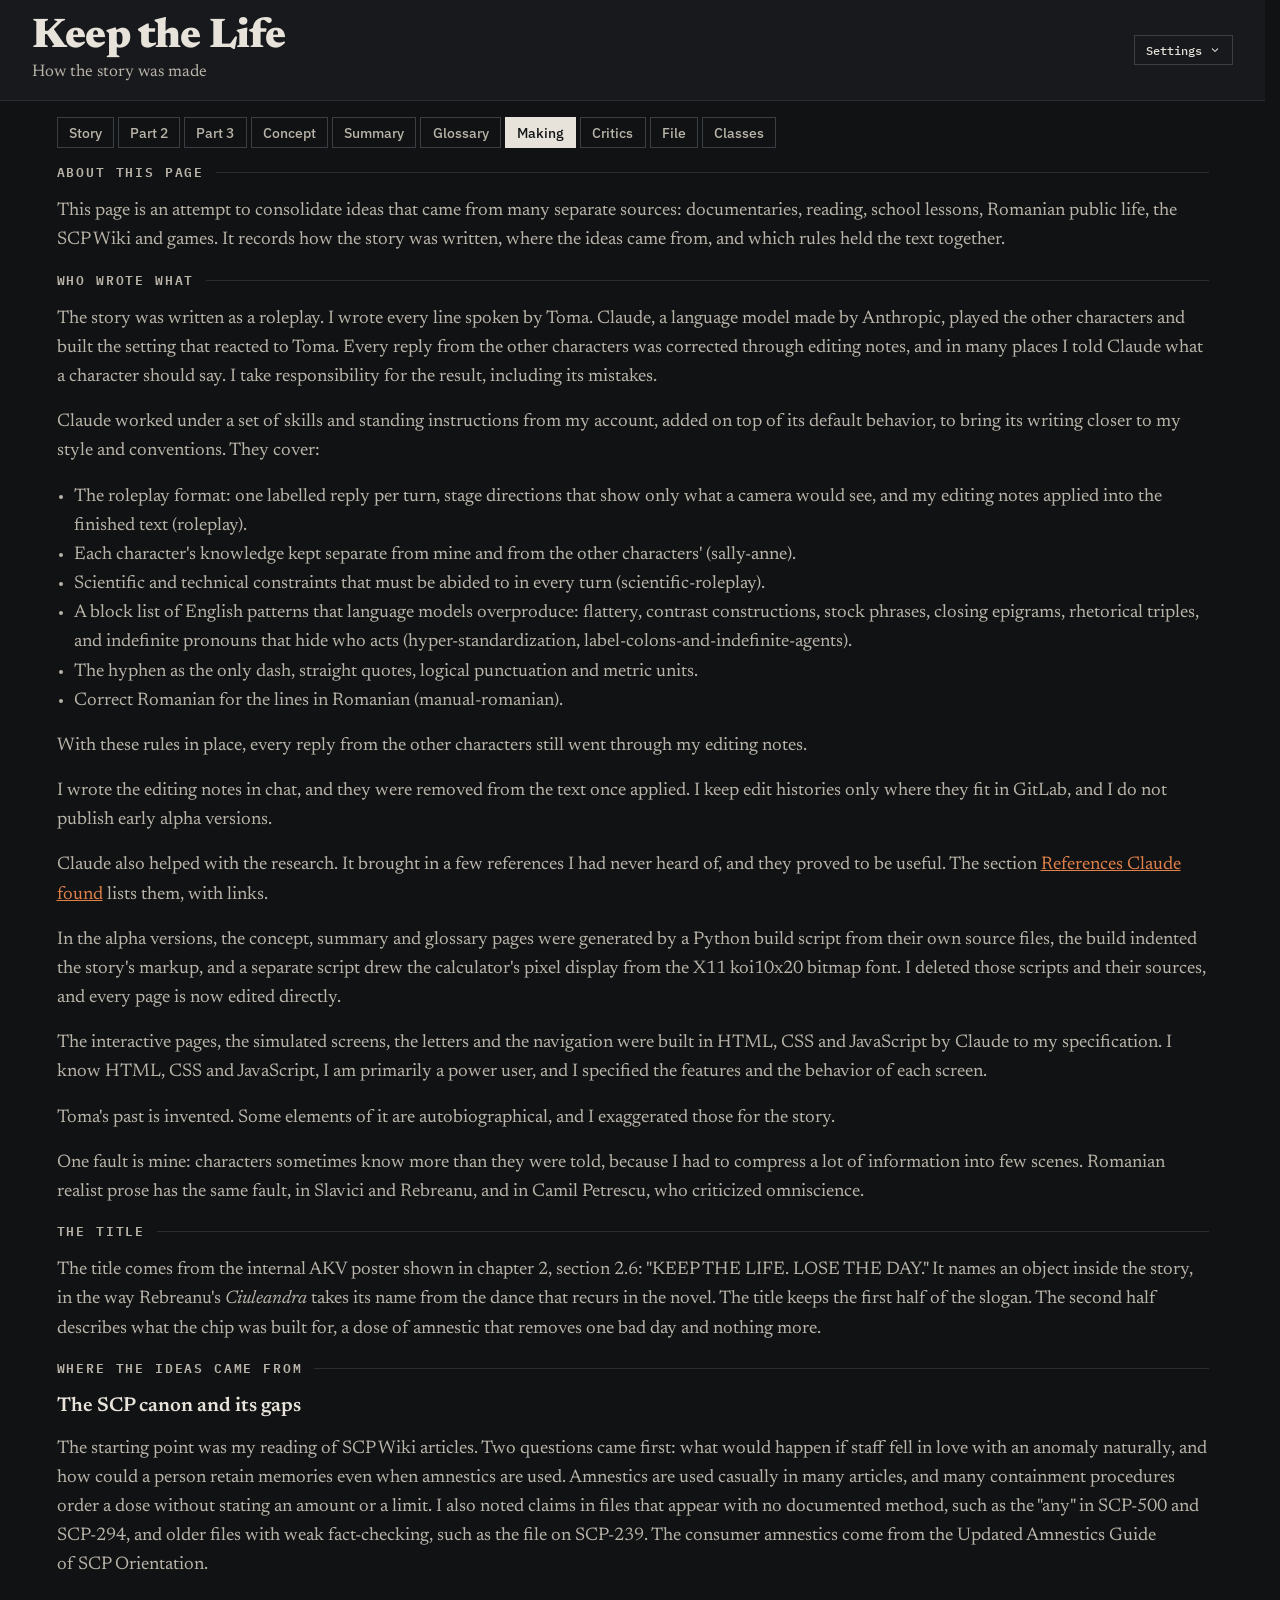
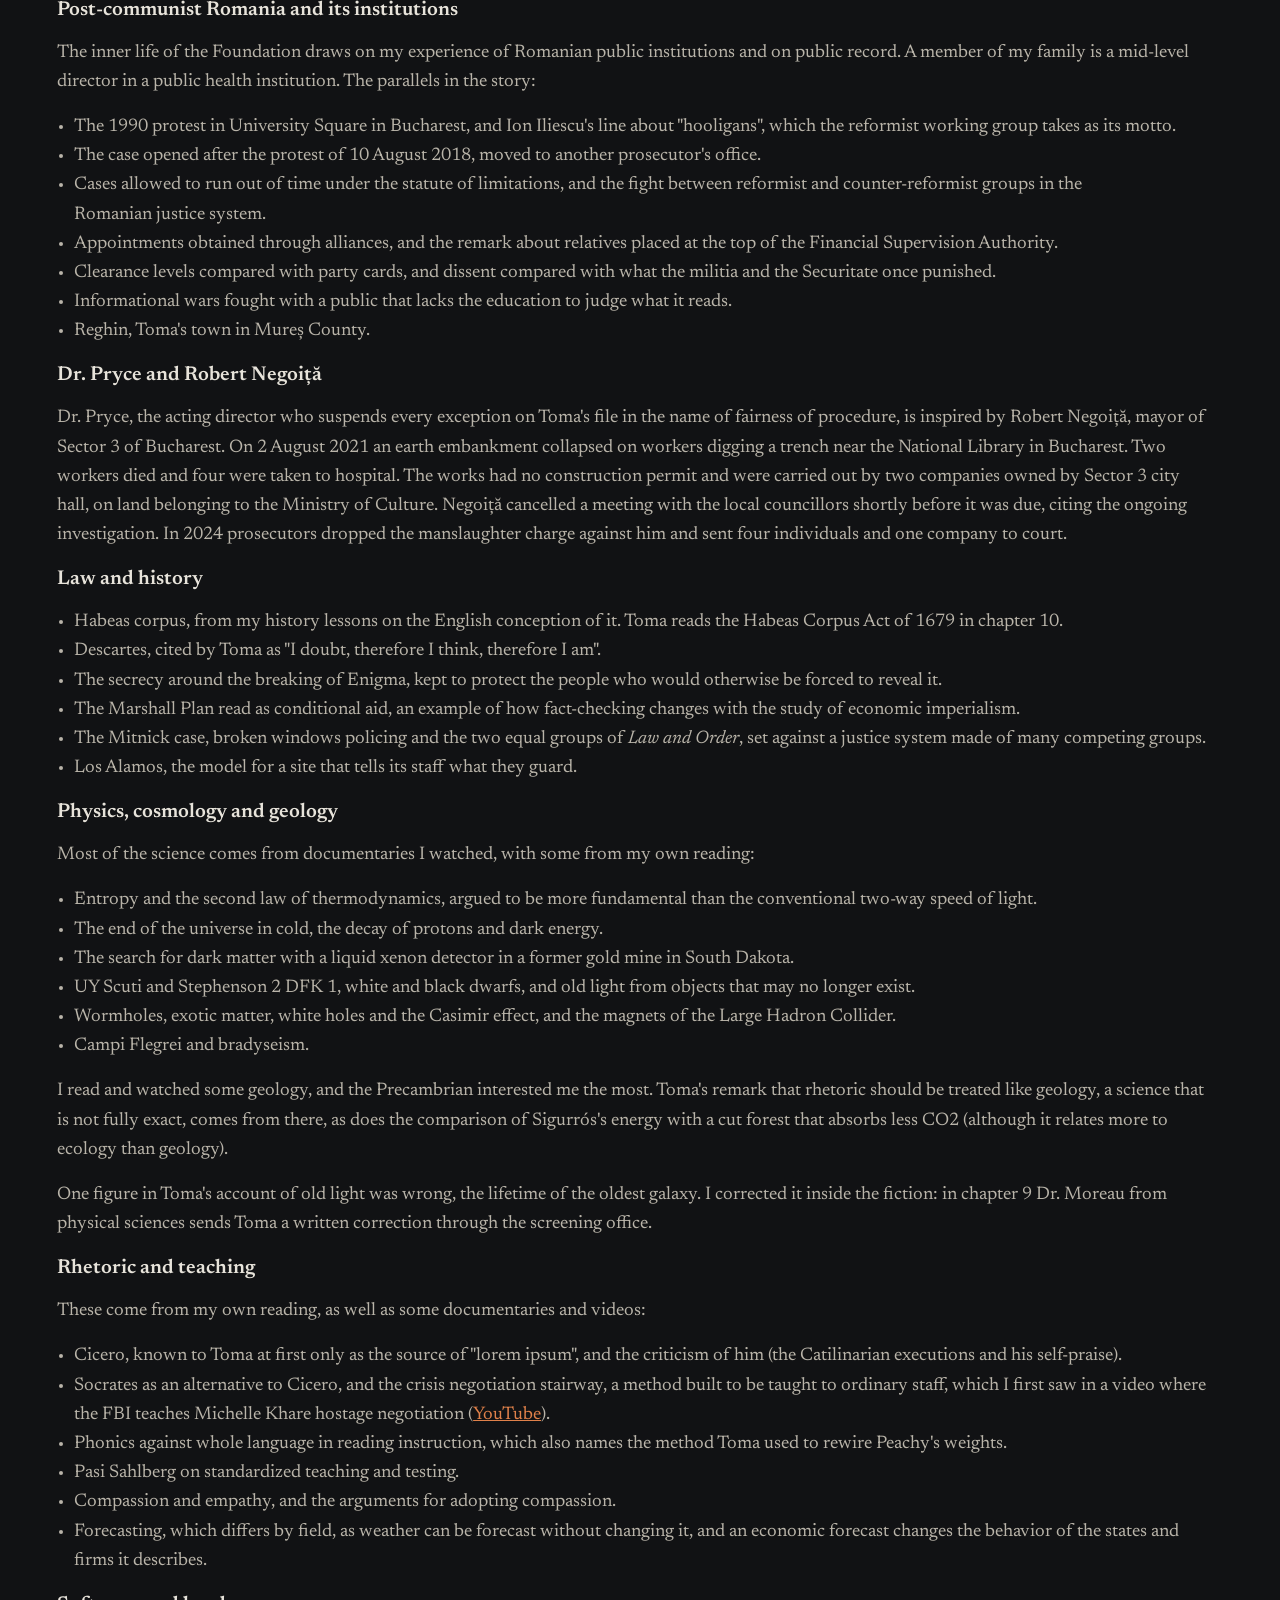
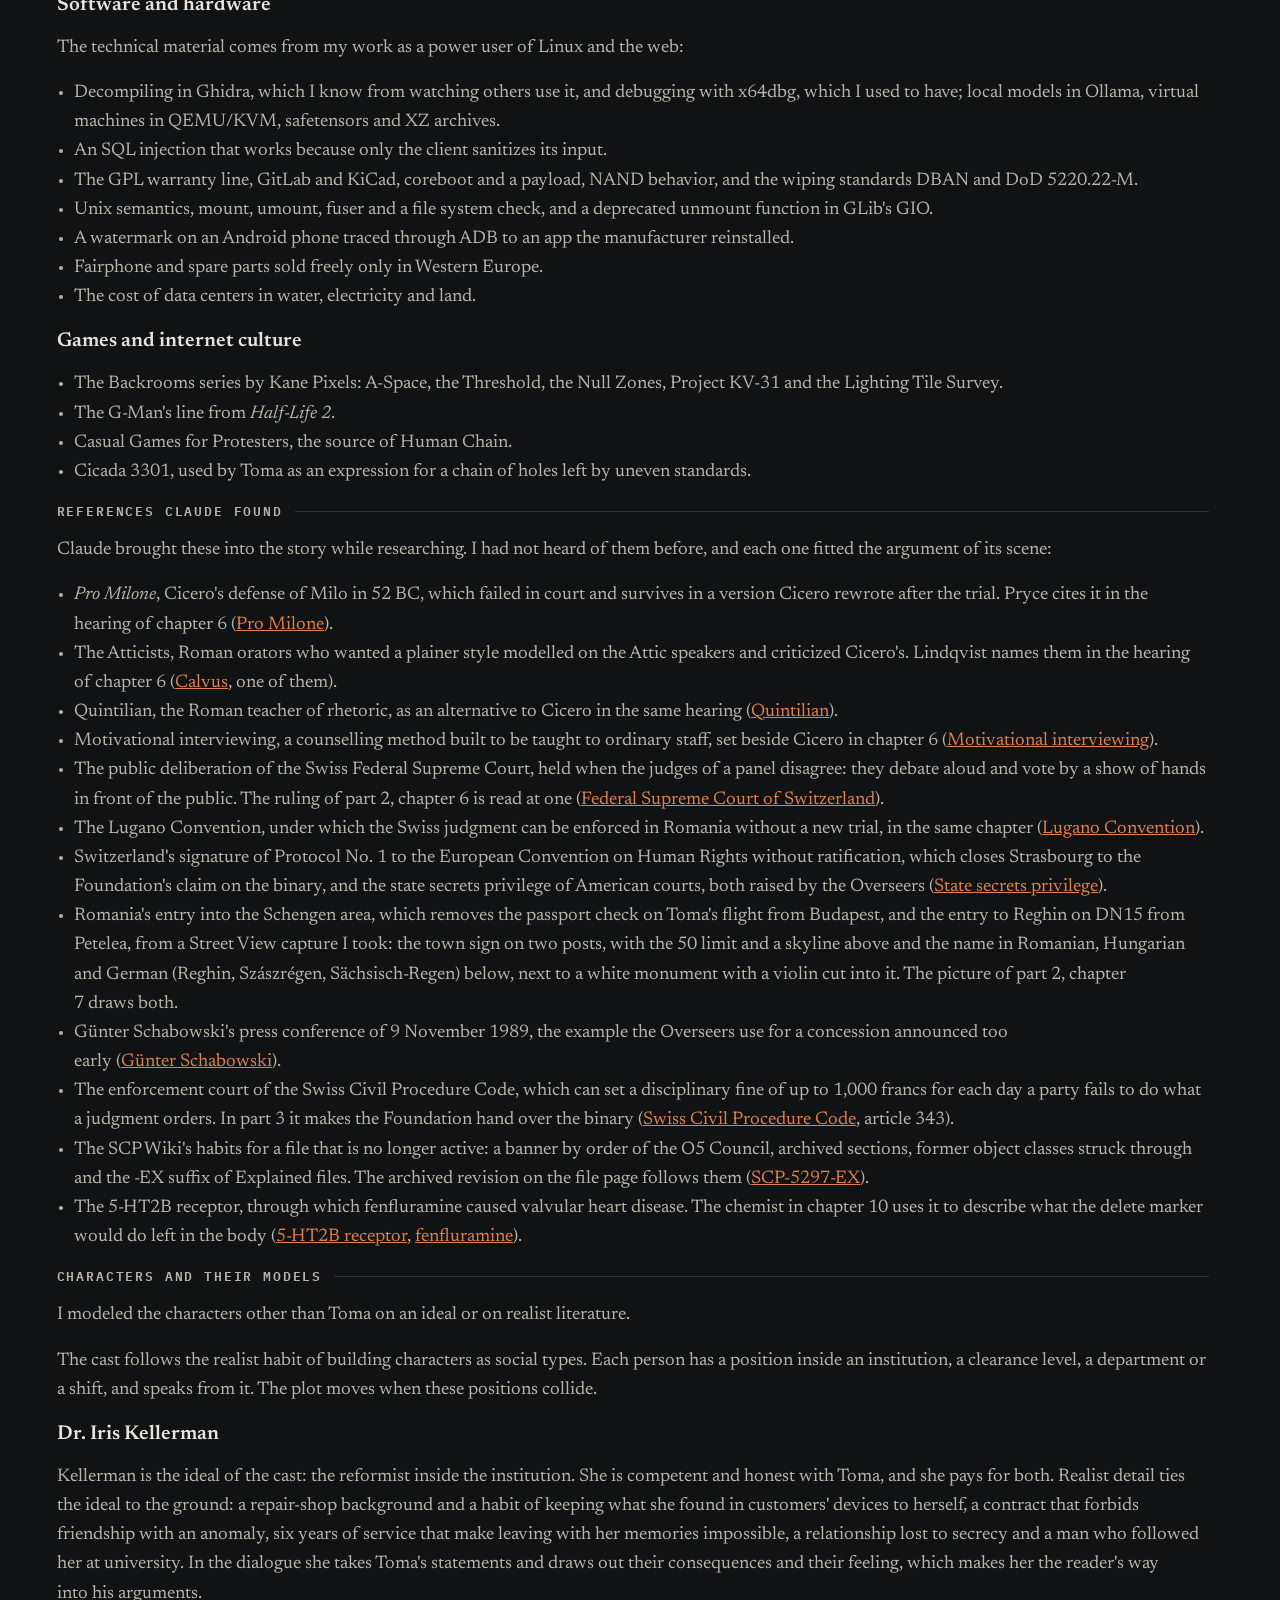
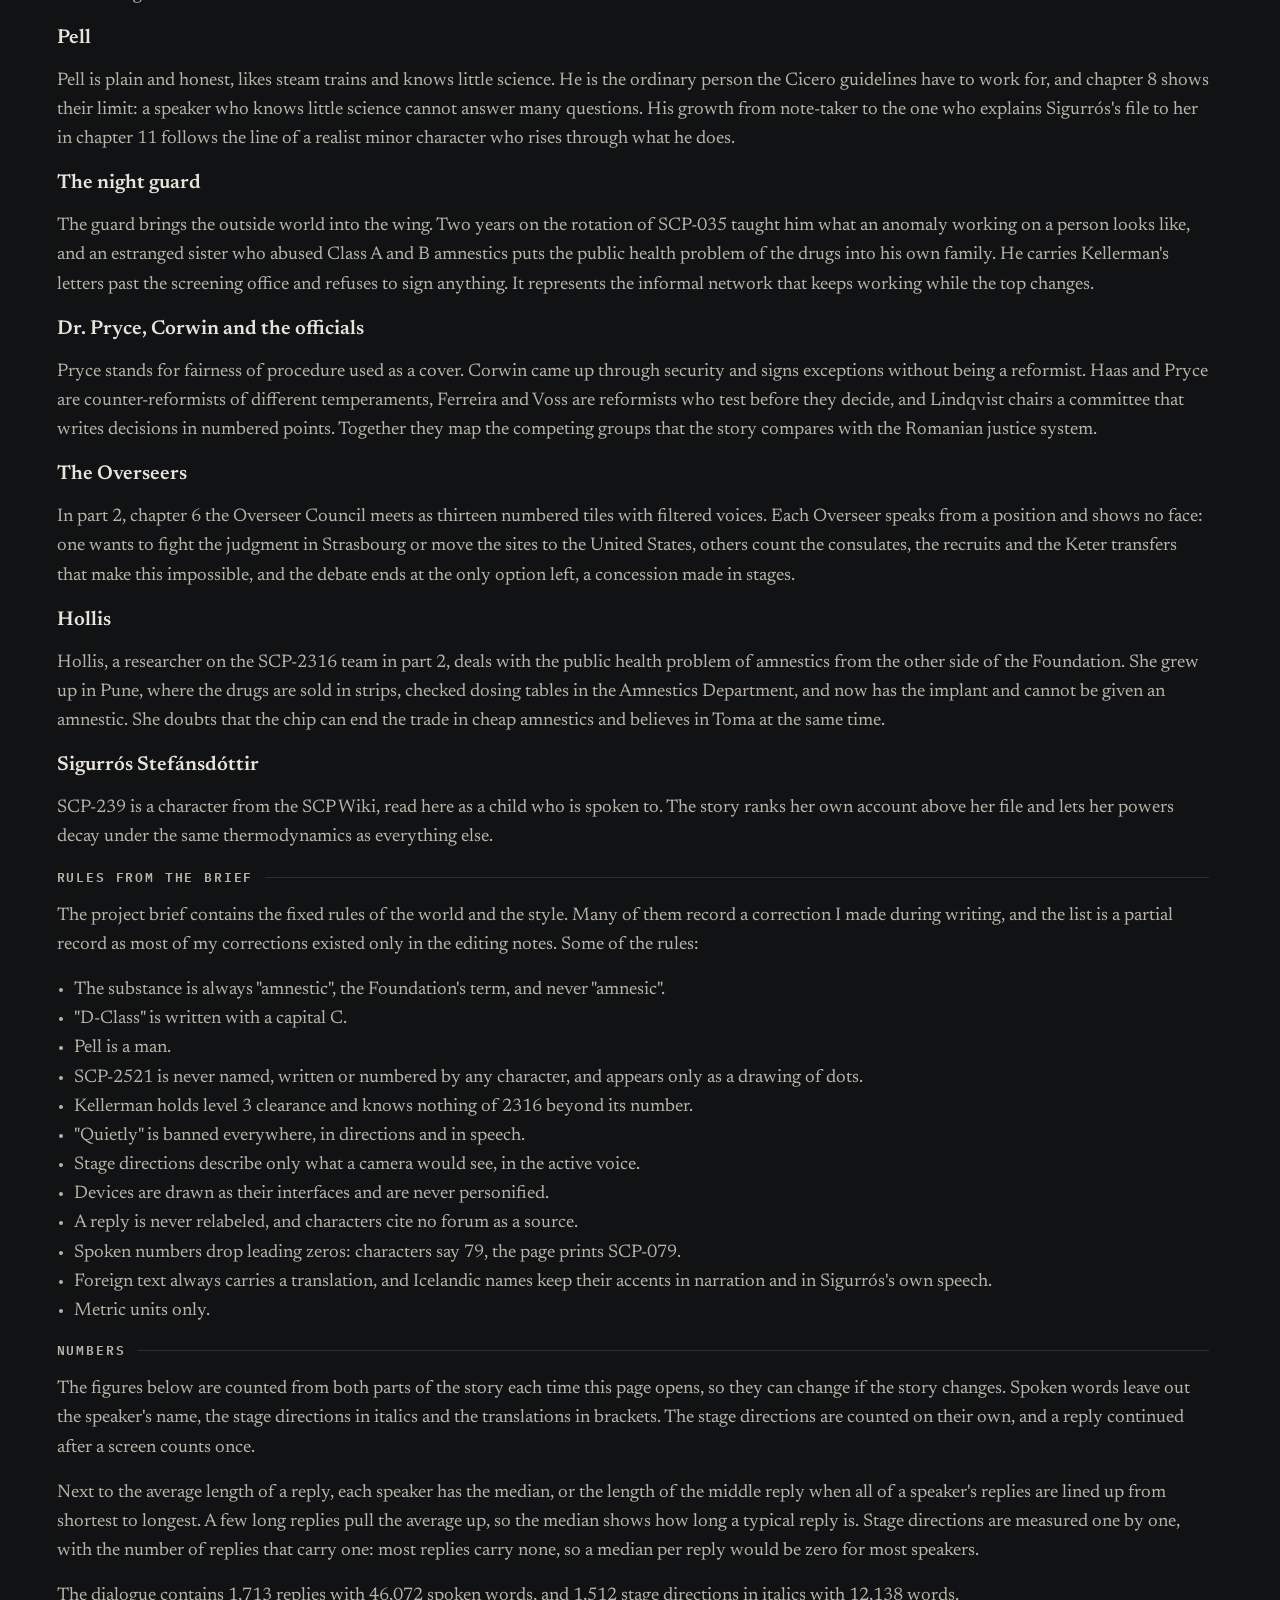
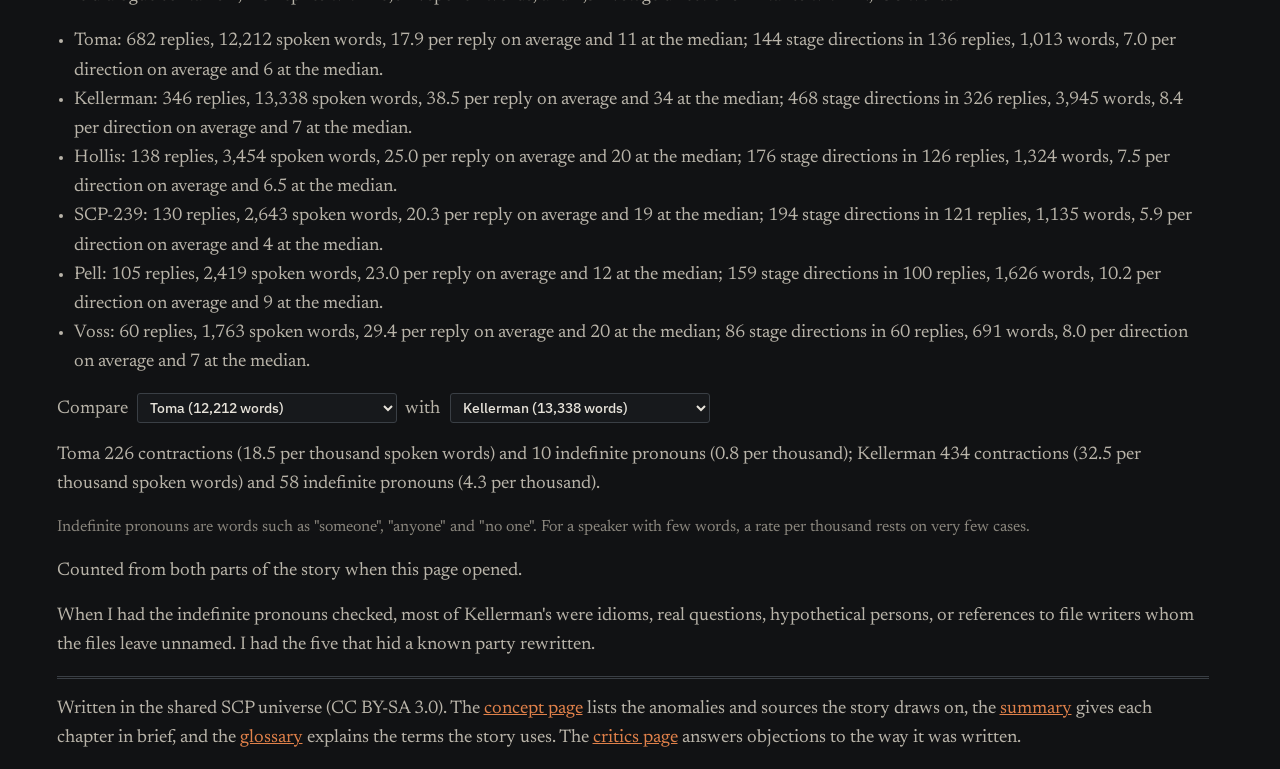
<file: notes/making.html>
<!doctype html>
<html lang="en" class="no-js">
  <head>
    <meta charset="utf-8">
    <meta name="viewport" content="width=device-width, initial-scale=1">
    <title>Keep the Life: Making</title>
    <link rel="stylesheet" href="../css/fonts.css">
    <link rel="stylesheet" href="../css/site/tokens.css">
    <link rel="stylesheet" href="../css/site/base.css">
    <link rel="stylesheet" href="../css/site/masthead.css">
    <link rel="stylesheet" href="../css/site/dock.css">
    <link rel="stylesheet" href="../css/site/tabs.css">
    <link rel="stylesheet" href="../css/site/end.css">
    <link rel="stylesheet" href="../css/site/motion.css">
    <link rel="stylesheet" href="../css/site/pages.css">
    <link rel="stylesheet" href="../css/site/print.css">
    <script src="../js/base/core.js" defer></script>
    <script src="../js/base/theme.js" defer></script>
    <script src="../js/base/motion.js" defer></script>
    <script src="../js/text/pretty.js" defer></script>
    <script src="../js/text/width.js" defer></script>
    <script src="../js/pages/concept.js" defer></script>
    <script src="../js/making/counts.js" defer></script>
    <script src="../js/making/making.js" defer></script>
    <script src="../js/reading/settings.js" defer></script>
    <script src="../js/reading/tocmenu.js" defer></script>
    <script src="../js/pages/settings.js" defer></script>
    <script src="../js/base/scrollfocus.js" defer></script>
  </head>
  <body class="cx-page pretty">
    <header class="mast cx-mast">
      <div class="mast-title">
        <h1>Keep the Life</h1>
        <p class="mast-sub">How the story was made</p>
      </div>
      <button type="button" class="tool set-btn" aria-expanded="false" aria-controls="settings">Settings<svg class="ico" viewBox="0 0 16 16" aria-hidden="true" fill="none" stroke="currentColor" stroke-width="1.4" stroke-linecap="round" stroke-linejoin="round"><path d="M4.5 6.5L8 10l3.5-3.5"/></svg></button>
      <div class="mast-tools-wrap" id="settings" role="group" aria-label="Settings" data-open-key="notes-settings-open" data-start="closed" hidden>
        <div class="mast-tools">
          <span class="set-close-part"><button type="button" class="tool set-close">Close</button></span>
          <button type="button" class="tool" data-toggle="pretty" data-default="1" aria-pressed="true">Pretty wrap: on</button>
          <button type="button" class="tool" id="t-store" aria-pressed="false">Remember settings: this tab</button>
          <span class="tool-sep" aria-hidden="true"></span>
          <div class="tool-group" role="group" aria-labelledby="th-label">
            <span class="tg-label" id="th-label">Theme</span>
            <button type="button" class="tool" data-theme-set="dark" aria-pressed="true">Dark</button><button type="button" class="tool" data-theme-set="light" aria-pressed="false">Light</button><button type="button" class="tool" data-theme-set="system" aria-pressed="false">System</button>
          </div>
          <span class="tool-sep" aria-hidden="true"></span>
          <div class="tool-group" role="group" aria-labelledby="mo-label">
            <span class="tg-label" id="mo-label">Motion</span>
            <button type="button" class="tool" data-motion-set="system" aria-pressed="true">System</button><button type="button" class="tool" data-motion-set="reduced" aria-pressed="false">Reduced</button><button type="button" class="tool" data-motion-set="full" aria-pressed="false">Full</button>
          </div>
          <span class="tool-sep" aria-hidden="true"></span>
          <div class="tool-group" role="group" aria-labelledby="sp-label">
            <span class="tg-label" id="sp-label">Scroll speed</span>
            <button type="button" class="tool" data-speed-set="slow" aria-pressed="false">Slow</button><button type="button" class="tool" data-speed-set="normal" aria-pressed="true">Normal</button><button type="button" class="tool" data-speed-set="fast" aria-pressed="false">Fast</button>
          </div>
          <span class="tool-sep" aria-hidden="true"></span>
          <div class="tool-group" role="group" aria-labelledby="pw-label">
            <span class="tg-label" id="pw-label">Page width</span>
            <button type="button" class="tool" data-step="-4" aria-label="Narrower">
              <svg class="ico" viewBox="0 0 16 16" aria-hidden="true" fill="none" stroke="currentColor" stroke-width="1.4" stroke-linecap="round" stroke-linejoin="round">
                <path d="M3 8h10"/>
              </svg>
            </button>
            <output class="tg-out" id="t-width-out" aria-live="polite">76 rem</output>
            <button type="button" class="tool" data-step="4" aria-label="Wider">
              <svg class="ico" viewBox="0 0 16 16" aria-hidden="true" fill="none" stroke="currentColor" stroke-width="1.4" stroke-linecap="round" stroke-linejoin="round">
                <path d="M8 3v10M3 8h10"/>
              </svg>
            </button>
            <button type="button" class="tool" data-width="full" aria-pressed="false">Full</button>
          </div>
        </div>
      </div>
    </header>
    <div class="toc-dock"><button type="button" class="toc-tuck" aria-pressed="false" aria-label="Hide the settings button" title="Hide the settings button"><svg class="ico" viewBox="0 0 16 16" aria-hidden="true"><path d="M6 3.5 10.5 8 6 12.5" fill="none" stroke="currentColor" stroke-width="1.6" stroke-linecap="round" stroke-linejoin="round"/></svg></button><button type="button" class="toc-set" aria-expanded="false" aria-controls="settings">Settings</button></div>
    <main class="cx">
      <nav class="cx-tabs" aria-label="Pages"><a class="tab" href="../index.html">Story</a><a class="tab" href="../part2.html">Part 2</a><a class="tab" href="../part3.html">Part 3</a><a class="tab" href="concept.html">Concept</a><a class="tab" href="summary.html">Summary</a><a class="tab" href="glossary.html">Glossary</a><a class="tab" href="making.html" aria-current="page">Making</a><a class="tab" href="critics.html">Critics</a><a class="tab" href="file.html">File</a><a class="tab" href="classes.html">Classes</a></nav>
      <h2 id="mk-about">About this page</h2>
      <section aria-labelledby="mk-about">
        <p>This page is an attempt to consolidate ideas that came from many separate sources: documentaries, reading, school lessons, Romanian public life, the SCP Wiki and games. It records how the story was written, where the ideas came from, and which rules held the text together.</p>
      </section>
      <h2 id="mk-who">Who wrote what</h2>
      <section aria-labelledby="mk-who">
        <p>The story was written as a roleplay. I wrote every line spoken by Toma. Claude, a language model made by Anthropic, played the other characters and built the setting that reacted to Toma. Every reply from the other characters was corrected through editing notes, and in many places I told Claude what a character should say. I take responsibility for the result, including its mistakes.</p>
        <p>Claude worked under a set of skills and standing instructions from my account, added on top of its default behavior, to bring its writing closer to my style and conventions. They cover:</p>
        <ul class="cx-conv">
          <li>The roleplay format: one labelled reply per turn, stage directions that show only what a camera would see, and my editing notes applied into the finished text (roleplay).</li>
          <li>Each character's knowledge kept separate from mine and from the other characters' (sally-anne).</li>
          <li>Scientific and technical constraints that must be abided to in every turn (scientific-roleplay).</li>
          <li>A block list of English patterns that language models overproduce: flattery, contrast constructions, stock phrases, closing epigrams, rhetorical triples, and indefinite pronouns that hide who acts (hyper-standardization, label-colons-and-indefinite-agents).</li>
          <li>The hyphen as the only dash, straight quotes, logical punctuation and metric units.</li>
          <li>Correct Romanian for the lines in Romanian (manual-romanian).</li>
        </ul>
        <p>With these rules in place, every reply from the other characters still went through my editing notes.</p>
        <p>I wrote the editing notes in chat, and they were removed from the text once applied. I keep edit histories only where they fit in GitLab, and I do not publish early alpha versions.</p>
        <p>Claude also helped with the research. It brought in a few references I had never heard of, and they proved to be useful. The section <a href="#mk-found">References Claude found</a> lists them, with links.</p>
        <p>In the alpha versions, the concept, summary and glossary pages were generated by a Python build script from their own source files, the build indented the story's markup, and a separate script drew the calculator's pixel display from the X11 koi10x20 bitmap font. I deleted those scripts and their sources, and every page is now edited directly.</p>
        <p>The interactive pages, the simulated screens, the letters and the navigation were built in HTML, CSS and JavaScript by Claude to my specification. I know HTML, CSS and JavaScript, I am primarily a power user, and I specified the features and the behavior of each screen.</p>
        <p>Toma's past is invented. Some elements of it are autobiographical, and I exaggerated those for the story.</p>
        <p>One fault is mine: characters sometimes know more than they were told, because I had to compress a lot of information into few scenes. Romanian realist prose has the same fault, in Slavici and Rebreanu, and in Camil Petrescu, who criticized omniscience.</p>
      </section>
      <h2 id="mk-title">The title</h2>
      <section aria-labelledby="mk-title">
        <p>The title comes from the internal AKV poster shown in chapter 2, section 2.6: "KEEP THE LIFE. LOSE THE DAY." It names an object inside the story, in the way Rebreanu's <i>Ciuleandra</i> takes its name from the dance that recurs in the novel. The title keeps the first half of the slogan. The second half describes what the chip was built for, a dose of amnestic that removes one bad day and nothing more.</p>
      </section>
      <h2 id="mk-ideas">Where the ideas came from</h2>
      <section class="cx-themes" aria-labelledby="mk-ideas">
        <h3>The SCP canon and its gaps</h3>
        <p>The starting point was my reading of SCP Wiki articles. Two questions came first: what would happen if staff fell in love with an anomaly naturally, and how could a person retain memories even when amnestics are used. Amnestics are used casually in many articles, and many containment procedures order a dose without stating an amount or a limit. I also noted claims in files that appear with no documented method, such as the "any" in SCP-500 and SCP-294, and older files with weak fact-checking, such as the file on SCP-239. The consumer amnestics come from the Updated Amnestics Guide of SCP Orientation.</p>
        <h3>Post-communist Romania and its institutions</h3>
        <p>The inner life of the Foundation draws on my experience of Romanian public institutions and on public record. A member of my family is a mid-level director in a public health institution. The parallels in the story:</p>
        <ul class="cx-conv">
          <li>The 1990 protest in University Square in Bucharest, and Ion Iliescu's line about "hooligans", which the reformist working group takes as its motto.</li>
          <li>The case opened after the protest of 10 August 2018, moved to another prosecutor's office.</li>
          <li>Cases allowed to run out of time under the statute of limitations, and the fight between reformist and counter-reformist groups in the Romanian justice system.</li>
          <li>Appointments obtained through alliances, and the remark about relatives placed at the top of the Financial Supervision Authority.</li>
          <li>Clearance levels compared with party cards, and dissent compared with what the militia and the Securitate once punished.</li>
          <li>Informational wars fought with a public that lacks the education to judge what it reads.</li>
          <li>Reghin, Toma's town in Mureș County.</li>
        </ul>
        <h3>Dr. Pryce and Robert Negoiță</h3>
        <p>Dr. Pryce, the acting director who suspends every exception on Toma's file in the name of fairness of procedure, is inspired by Robert Negoiță, mayor of Sector 3 of Bucharest. On 2 August 2021 an earth embankment collapsed on workers digging a trench near the National Library in Bucharest. Two workers died and four were taken to hospital. The works had no construction permit and were carried out by two companies owned by Sector 3 city hall, on land belonging to the Ministry of Culture. Negoiță cancelled a meeting with the local councillors shortly before it was due, citing the ongoing investigation. In 2024 prosecutors dropped the manslaughter charge against him and sent four individuals and one company to court.</p>
        <h3>Law and history</h3>
        <ul class="cx-conv">
          <li>Habeas corpus, from my history lessons on the English conception of it. Toma reads the Habeas Corpus Act of 1679 in chapter 10.</li>
          <li>Descartes, cited by Toma as "I doubt, therefore I think, therefore I am".</li>
          <li>The secrecy around the breaking of Enigma, kept to protect the people who would otherwise be forced to reveal it.</li>
          <li>The Marshall Plan read as conditional aid, an example of how fact-checking changes with the study of economic imperialism.</li>
          <li>The Mitnick case, broken windows policing and the two equal groups of <i>Law and Order</i>, set against a justice system made of many competing groups.</li>
          <li>Los Alamos, the model for a site that tells its staff what they guard.</li>
        </ul>
        <h3>Physics, cosmology and geology</h3>
        <p>Most of the science comes from documentaries I watched, with some from my own reading:</p>
        <ul class="cx-conv">
          <li>Entropy and the second law of thermodynamics, argued to be more fundamental than the conventional two-way speed of light.</li>
          <li>The end of the universe in cold, the decay of protons and dark energy.</li>
          <li>The search for dark matter with a liquid xenon detector in a former gold mine in South Dakota.</li>
          <li>UY Scuti and Stephenson 2 DFK 1, white and black dwarfs, and old light from objects that may no longer exist.</li>
          <li>Wormholes, exotic matter, white holes and the Casimir effect, and the magnets of the Large Hadron Collider.</li>
          <li>Campi Flegrei and bradyseism.</li>
        </ul>
        <p>I read and watched some geology, and the Precambrian interested me the most. Toma's remark that rhetoric should be treated like geology, a science that is not fully exact, comes from there, as does the comparison of Sigurrós's energy with a cut forest that absorbs less CO2 (although it relates more to ecology than geology).</p>
        <p>One figure in Toma's account of old light was wrong, the lifetime of the oldest galaxy. I corrected it inside the fiction: in chapter 9 Dr. Moreau from physical sciences sends Toma a written correction through the screening office.</p>
        <h3>Rhetoric and teaching</h3>
        <p>These come from my own reading, as well as some documentaries and videos:</p>
        <ul class="cx-conv">
          <li>Cicero, known to Toma at first only as the source of "lorem ipsum", and the criticism of him (the Catilinarian executions and his self-praise).</li>
          <li>Socrates as an alternative to Cicero, and the crisis negotiation stairway, a method built to be taught to ordinary staff, which I first saw in a video where the FBI teaches Michelle Khare hostage negotiation (<a href="https://www.youtube.com/watch?v=uow257PdFCE" rel="external">YouTube</a>).</li>
          <li>Phonics against whole language in reading instruction, which also names the method Toma used to rewire Peachy's weights.</li>
          <li>Pasi Sahlberg on standardized teaching and testing.</li>
          <li>Compassion and empathy, and the arguments for adopting compassion.</li>
          <li>Forecasting, which differs by field, as weather can be forecast without changing it, and an economic forecast changes the behavior of the states and firms it describes.</li>
        </ul>
        <h3>Software and hardware</h3>
        <p>The technical material comes from my work as a power user of Linux and the web:</p>
        <ul class="cx-conv">
          <li>Decompiling in Ghidra, which I know from watching others use it, and debugging with x64dbg, which I used to have; local models in Ollama, virtual machines in QEMU/KVM, safetensors and XZ archives.</li>
          <li>An SQL injection that works because only the client sanitizes its input.</li>
          <li>The GPL warranty line, GitLab and KiCad, coreboot and a payload, NAND behavior, and the wiping standards DBAN and DoD 5220.22-M.</li>
          <li>Unix semantics, mount, umount, fuser and a file system check, and a deprecated unmount function in GLib's GIO.</li>
          <li>A watermark on an Android phone traced through ADB to an app the manufacturer reinstalled.</li>
          <li>Fairphone and spare parts sold freely only in Western Europe.</li>
          <li>The cost of data centers in water, electricity and land.</li>
        </ul>
        <h3>Games and internet culture</h3>
        <ul class="cx-conv">
          <li>The Backrooms series by Kane Pixels: A-Space, the Threshold, the Null Zones, Project KV-31 and the Lighting Tile Survey.</li>
          <li>The G-Man's line from <i>Half-Life 2</i>.</li>
          <li>Casual Games for Protesters, the source of Human Chain.</li>
          <li>Cicada 3301, used by Toma as an expression for a chain of holes left by uneven standards.</li>
        </ul>
      </section>
      <h2 id="mk-found">References Claude found</h2>
      <section aria-labelledby="mk-found">
        <p>Claude brought these into the story while researching. I had not heard of them before, and each one fitted the argument of its scene:</p>
        <ul class="cx-conv">
          <li><i>Pro Milone</i>, Cicero's defense of Milo in 52 BC, which failed in court and survives in a version Cicero rewrote after the trial. Pryce cites it in the hearing of chapter 6 (<a href="https://en.wikipedia.org/wiki/Pro_Milone" rel="external">Pro Milone</a>).</li>
          <li>The Atticists, Roman orators who wanted a plainer style modelled on the Attic speakers and criticized Cicero's. Lindqvist names them in the hearing of chapter 6 (<a href="https://en.wikipedia.org/wiki/Gaius_Licinius_Macer_Calvus" rel="external">Calvus</a>, one of them).</li>
          <li>Quintilian, the Roman teacher of rhetoric, as an alternative to Cicero in the same hearing (<a href="https://en.wikipedia.org/wiki/Quintilian" rel="external">Quintilian</a>).</li>
          <li>Motivational interviewing, a counselling method built to be taught to ordinary staff, set beside Cicero in chapter 6 (<a href="https://en.wikipedia.org/wiki/Motivational_interviewing" rel="external">Motivational interviewing</a>).</li>
          <li>The public deliberation of the Swiss Federal Supreme Court, held when the judges of a panel disagree: they debate aloud and vote by a show of hands in front of the public. The ruling of part 2, chapter 6 is read at one (<a href="https://en.wikipedia.org/wiki/Federal_Supreme_Court_of_Switzerland" rel="external">Federal Supreme Court of Switzerland</a>).</li>
          <li>The Lugano Convention, under which the Swiss judgment can be enforced in Romania without a new trial, in the same chapter (<a href="https://en.wikipedia.org/wiki/Lugano_Convention" rel="external">Lugano Convention</a>).</li>
          <li>Switzerland's signature of Protocol No. 1 to the European Convention on Human Rights without ratification, which closes Strasbourg to the Foundation's claim on the binary, and the state secrets privilege of American courts, both raised by the Overseers (<a href="https://en.wikipedia.org/wiki/State_secrets_privilege" rel="external">State secrets privilege</a>).</li>
          <li>Romania's entry into the Schengen area, which removes the passport check on Toma's flight from Budapest, and the entry to Reghin on DN15 from Petelea, from a Street View capture I took: the town sign on two posts, with the 50 limit and a skyline above and the name in Romanian, Hungarian and German (Reghin, Szászrégen, Sächsisch-Regen) below, next to a white monument with a violin cut into it. The picture of part 2, chapter 7 draws both.</li>
          <li>Günter Schabowski's press conference of 9 November 1989, the example the Overseers use for a concession announced too early (<a href="https://en.wikipedia.org/wiki/G%C3%BCnter_Schabowski" rel="external">Günter Schabowski</a>).</li>
          <li>The enforcement court of the Swiss Civil Procedure Code, which can set a disciplinary fine of up to 1,000 francs for each day a party fails to do what a judgment orders. In part 3 it makes the Foundation hand over the binary (<a href="https://www.fedlex.admin.ch/eli/cc/2010/262/en" rel="external">Swiss Civil Procedure Code</a>, article 343).</li>
          <li>The SCP Wiki's habits for a file that is no longer active: a banner by order of the O5 Council, archived sections, former object classes struck through and the -EX suffix of Explained files. The archived revision on the file page follows them (<a href="https://scp-wiki.wikidot.com/scp-5297-ex" rel="external">SCP-5297-EX</a>).</li>
          <li>The 5-HT2B receptor, through which fenfluramine caused valvular heart disease. The chemist in chapter 10 uses it to describe what the delete marker would do left in the body (<a href="https://en.wikipedia.org/wiki/5-HT2B_receptor" rel="external">5-HT2B receptor</a>, <a href="https://en.wikipedia.org/wiki/Fenfluramine" rel="external">fenfluramine</a>).</li>
        </ul>
      </section>
      <h2 id="mk-cast">Characters and their models</h2>
      <section class="cx-themes" aria-labelledby="mk-cast">
        <p>I modeled the characters other than Toma on an ideal or on realist literature.</p>
        <p>The cast follows the realist habit of building characters as social types. Each person has a position inside an institution, a clearance level, a department or a shift, and speaks from it. The plot moves when these positions collide.</p>
        <h3>Dr. Iris Kellerman</h3>
        <p>Kellerman is the ideal of the cast: the reformist inside the institution. She is competent and honest with Toma, and she pays for both. Realist detail ties the ideal to the ground: a repair-shop background and a habit of keeping what she found in customers' devices to herself, a contract that forbids friendship with an anomaly, six years of service that make leaving with her memories impossible, a relationship lost to secrecy and a man who followed her at university. In the dialogue she takes Toma's statements and draws out their consequences and their feeling, which makes her the reader's way into his arguments.</p>
        <h3>Pell</h3>
        <p>Pell is plain and honest, likes steam trains and knows little science. He is the ordinary person the Cicero guidelines have to work for, and chapter 8 shows their limit: a speaker who knows little science cannot answer many questions. His growth from note-taker to the one who explains Sigurrós's file to her in chapter 11 follows the line of a realist minor character who rises through what he does.</p>
        <h3>The night guard</h3>
        <p>The guard brings the outside world into the wing. Two years on the rotation of SCP-035 taught him what an anomaly working on a person looks like, and an estranged sister who abused Class A and B amnestics puts the public health problem of the drugs into his own family. He carries Kellerman's letters past the screening office and refuses to sign anything. It represents the informal network that keeps working while the top changes.</p>
        <h3>Dr. Pryce, Corwin and the officials</h3>
        <p>Pryce stands for fairness of procedure used as a cover. Corwin came up through security and signs exceptions without being a reformist. Haas and Pryce are counter-reformists of different temperaments, Ferreira and Voss are reformists who test before they decide, and Lindqvist chairs a committee that writes decisions in numbered points. Together they map the competing groups that the story compares with the Romanian justice system.</p>
        <h3>The Overseers</h3>
        <p>In part 2, chapter 6 the Overseer Council meets as thirteen numbered tiles with filtered voices. Each Overseer speaks from a position and shows no face: one wants to fight the judgment in Strasbourg or move the sites to the United States, others count the consulates, the recruits and the Keter transfers that make this impossible, and the debate ends at the only option left, a concession made in stages.</p>
        <h3>Hollis</h3>
        <p>Hollis, a researcher on the SCP-2316 team in part 2, deals with the public health problem of amnestics from the other side of the Foundation. She grew up in Pune, where the drugs are sold in strips, checked dosing tables in the Amnestics Department, and now has the implant and cannot be given an amnestic. She doubts that the chip can end the trade in cheap amnestics and believes in Toma at the same time.</p>
        <h3>Sigurrós Stefánsdóttir</h3>
        <p>SCP-239 is a character from the SCP Wiki, read here as a child who is spoken to. The story ranks her own account above her file and lets her powers decay under the same thermodynamics as everything else.</p>
      </section>
      <h2 id="mk-rules">Rules from the brief</h2>
      <section aria-labelledby="mk-rules">
        <p>The project brief contains the fixed rules of the world and the style. Many of them record a correction I made during writing, and the list is a partial record as most of my corrections existed only in the editing notes. Some of the rules:</p>
        <ul class="cx-conv">
          <li>The substance is always "amnestic", the Foundation's term, and never "amnesic".</li>
          <li>"D-Class" is written with a capital C.</li>
          <li>Pell is a man.</li>
          <li>SCP-2521 is never named, written or numbered by any character, and appears only as a drawing of dots.</li>
          <li>Kellerman holds level 3 clearance and knows nothing of 2316 beyond its number.</li>
          <li>"Quietly" is banned everywhere, in directions and in speech.</li>
          <li>Stage directions describe only what a camera would see, in the active voice.</li>
          <li>Devices are drawn as their interfaces and are never personified.</li>
          <li>A reply is never relabeled, and characters cite no forum as a source.</li>
          <li>Spoken numbers drop leading zeros: characters say 79, the page prints SCP-079.</li>
          <li>Foreign text always carries a translation, and Icelandic names keep their accents in narration and in Sigurrós's own speech.</li>
          <li>Metric units only.</li>
        </ul>
      </section>
      <h2 id="mk-numbers">Numbers</h2>
      <section aria-labelledby="mk-numbers">
        <p>The figures below are counted from both parts of the story each time this page opens, so they can change if the story changes. Spoken words leave out the speaker's name, the stage directions in italics and the translations in brackets. The stage directions are counted on their own, and a reply continued after a screen counts once.</p>
        <p>Next to the average length of a reply, each speaker has the median, or the length of the middle reply when all of a speaker's replies are lined up from shortest to longest. A few long replies pull the average up, so the median shows how long a typical reply is. Stage directions are measured one by one, with the number of replies that carry one: most replies carry none, so a median per reply would be zero for most speakers.</p>
        <div id="mk-counts" aria-live="polite">
          <p>Counting the story.</p>
        </div>
        <noscript>
          <p>The figures are counted by a script from the story itself, so they appear when JavaScript is turned on. The story and every other page read in full without it.</p>
        </noscript>
        <p>When I had the indefinite pronouns checked, most of Kellerman's were idioms, real questions, hypothetical persons, or references to file writers whom the files leave unnamed. I had the five that hid a known party rewritten.</p>
      </section>
      <footer class="end">
        <p>Written in the shared SCP universe (CC BY-SA 3.0). The <a href="concept.html">concept page</a> lists the anomalies and sources the story draws on, the <a href="summary.html">summary</a> gives each chapter in brief, and the <a href="glossary.html">glossary</a> explains the terms the story uses. The <a href="critics.html">critics page</a> answers objections to the way it was written.</p>
      </footer>
    </main>
  </body>
</html>
</file>
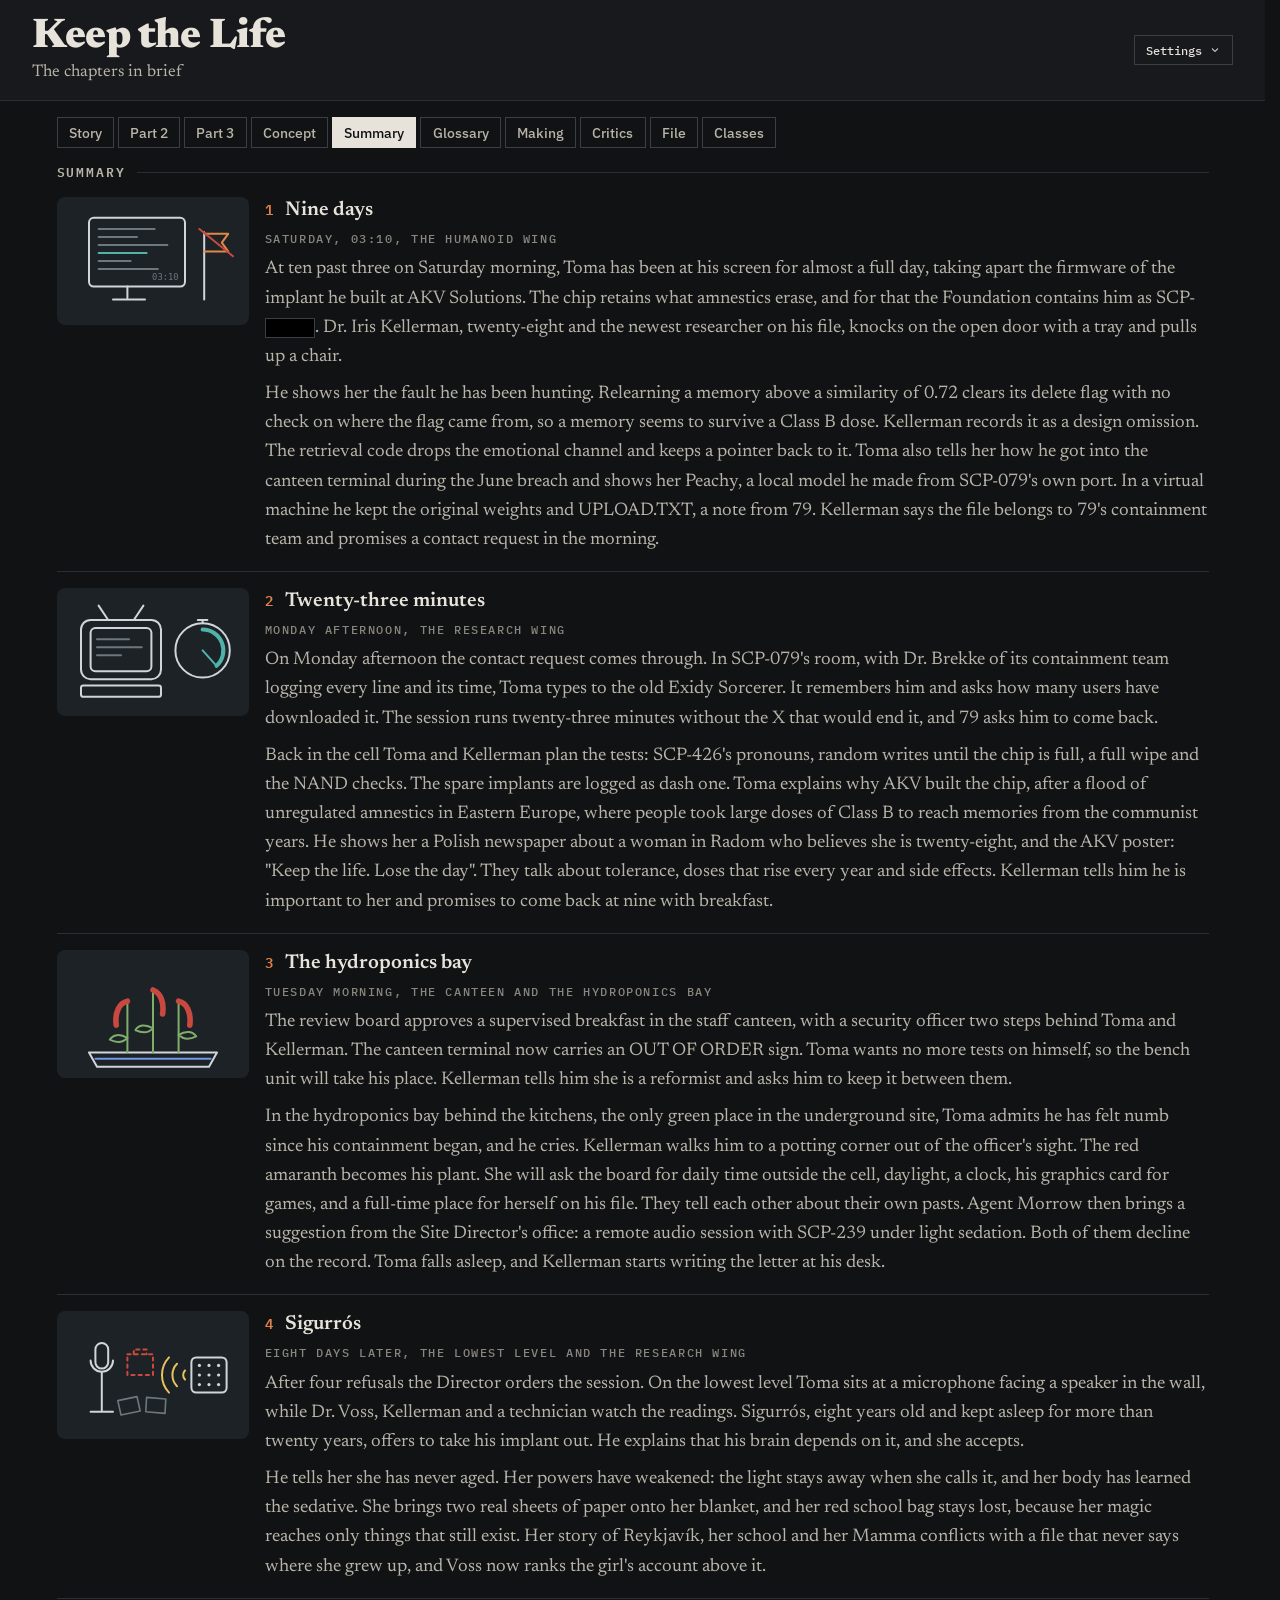
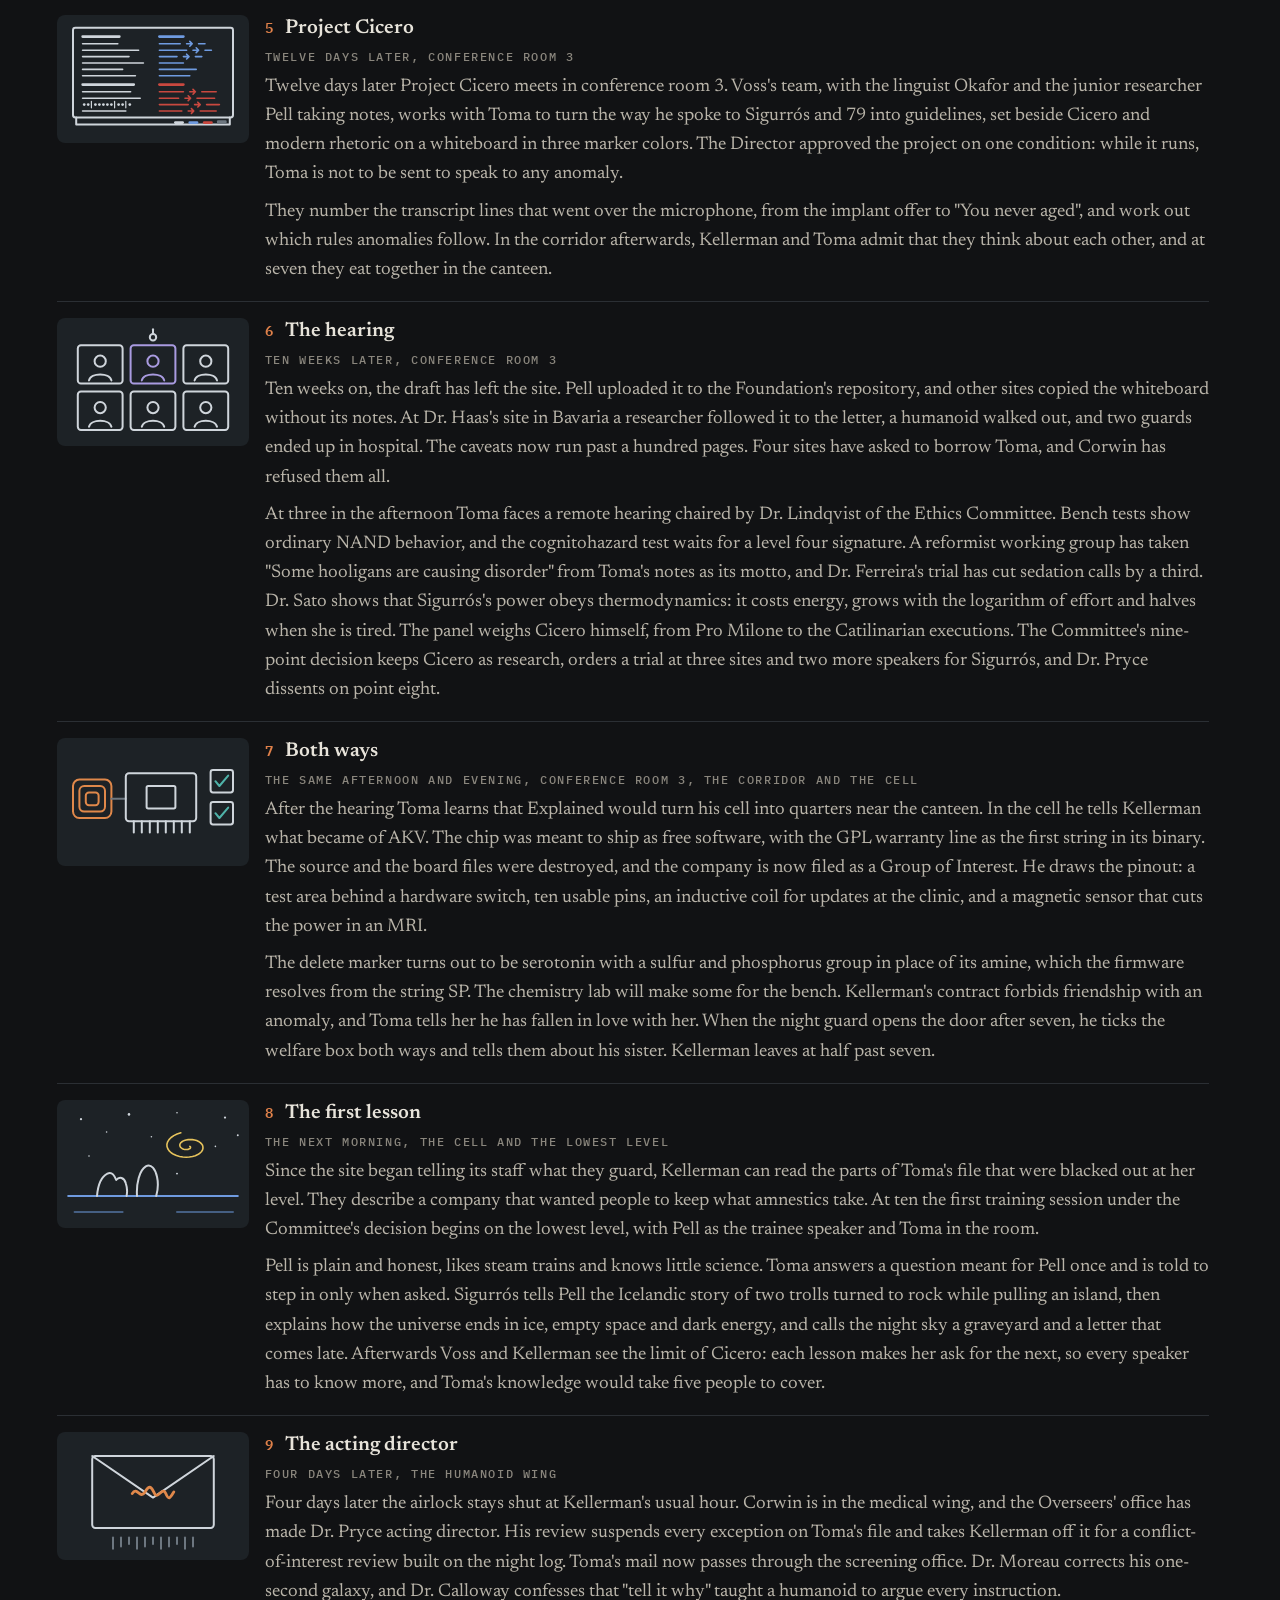
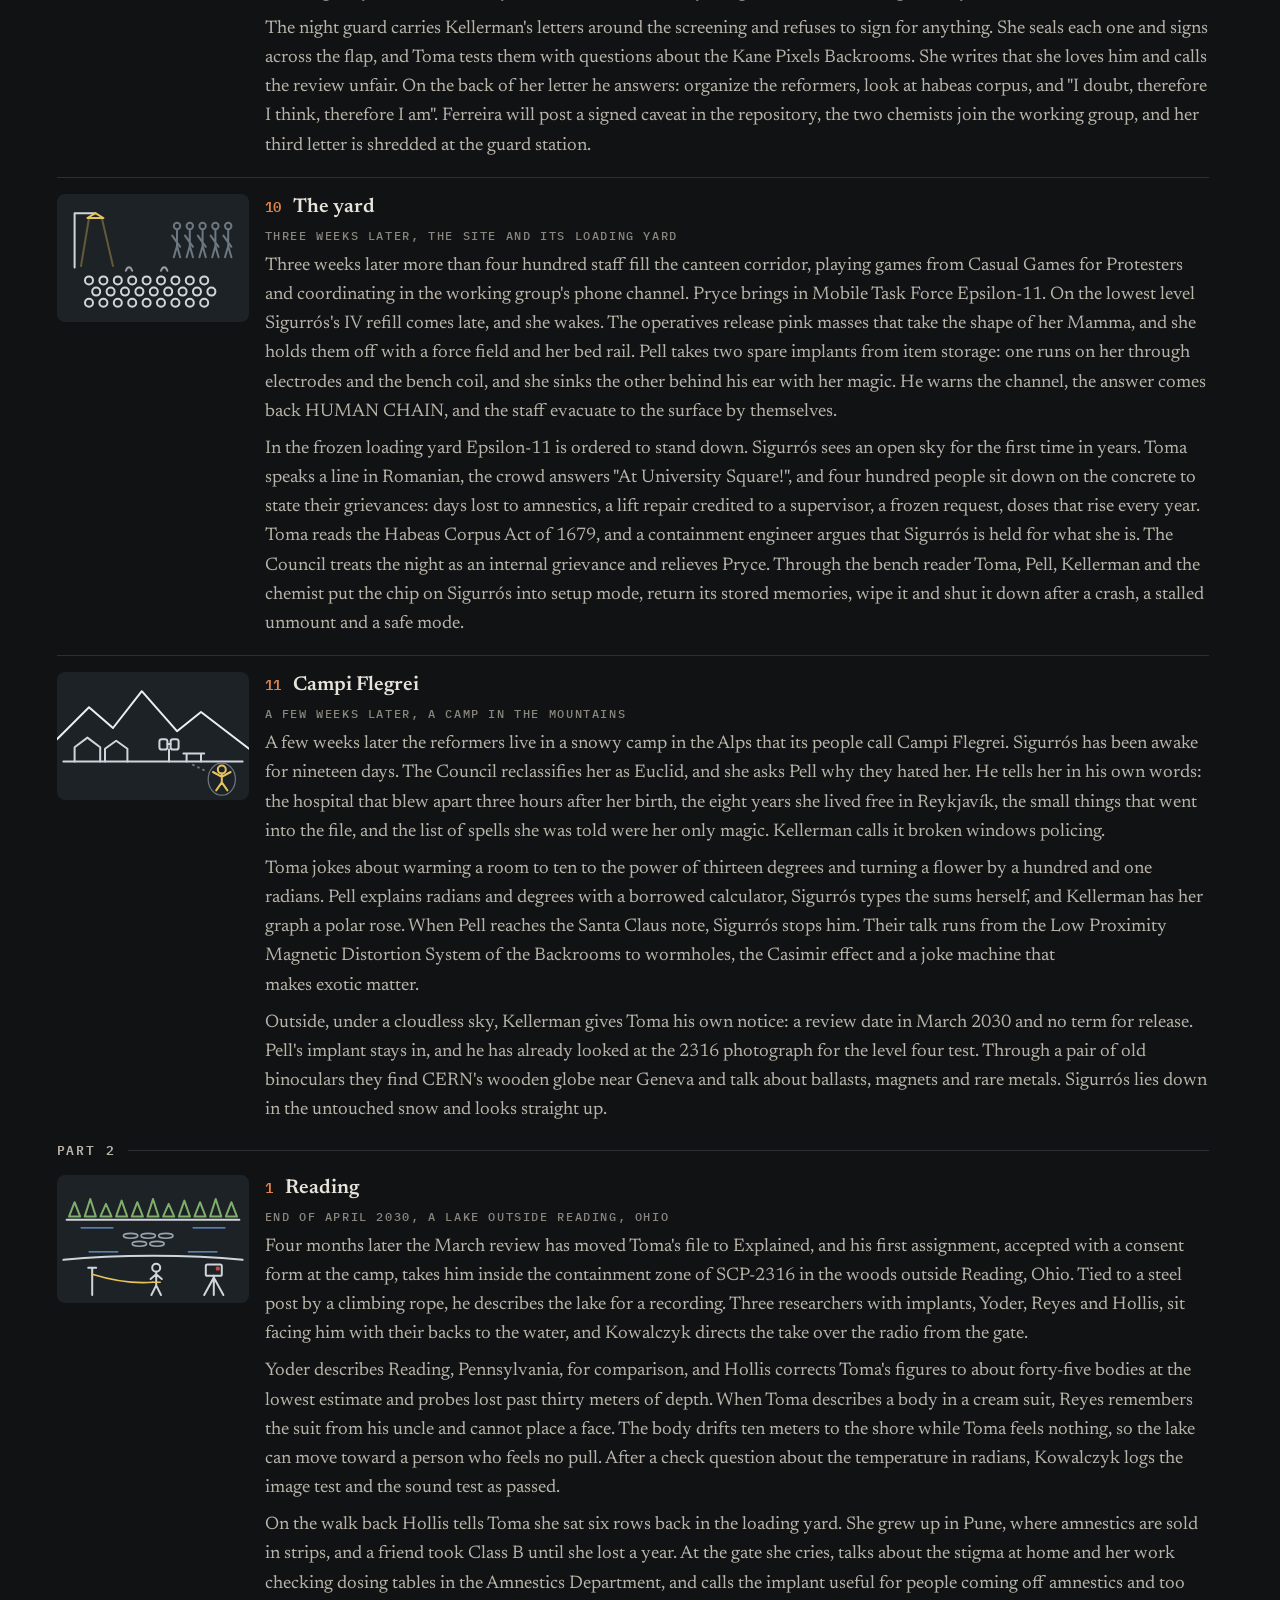
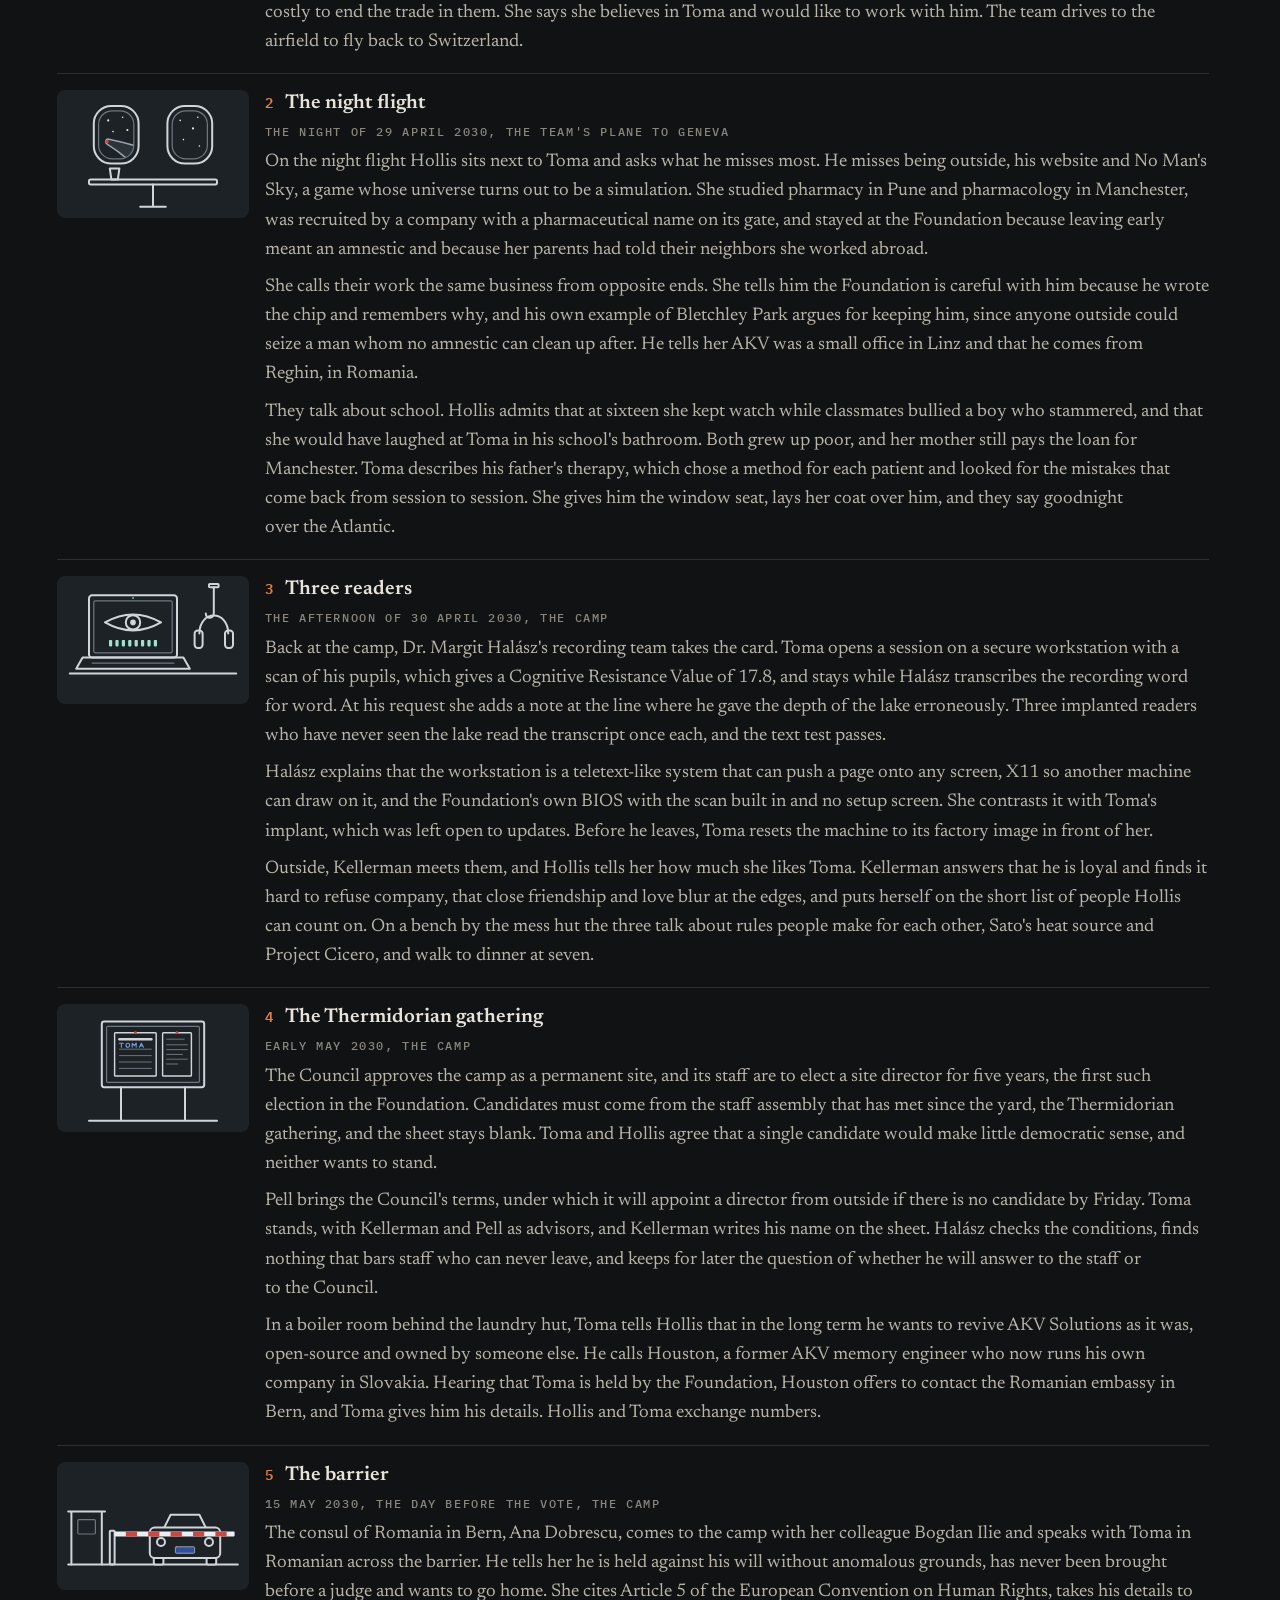
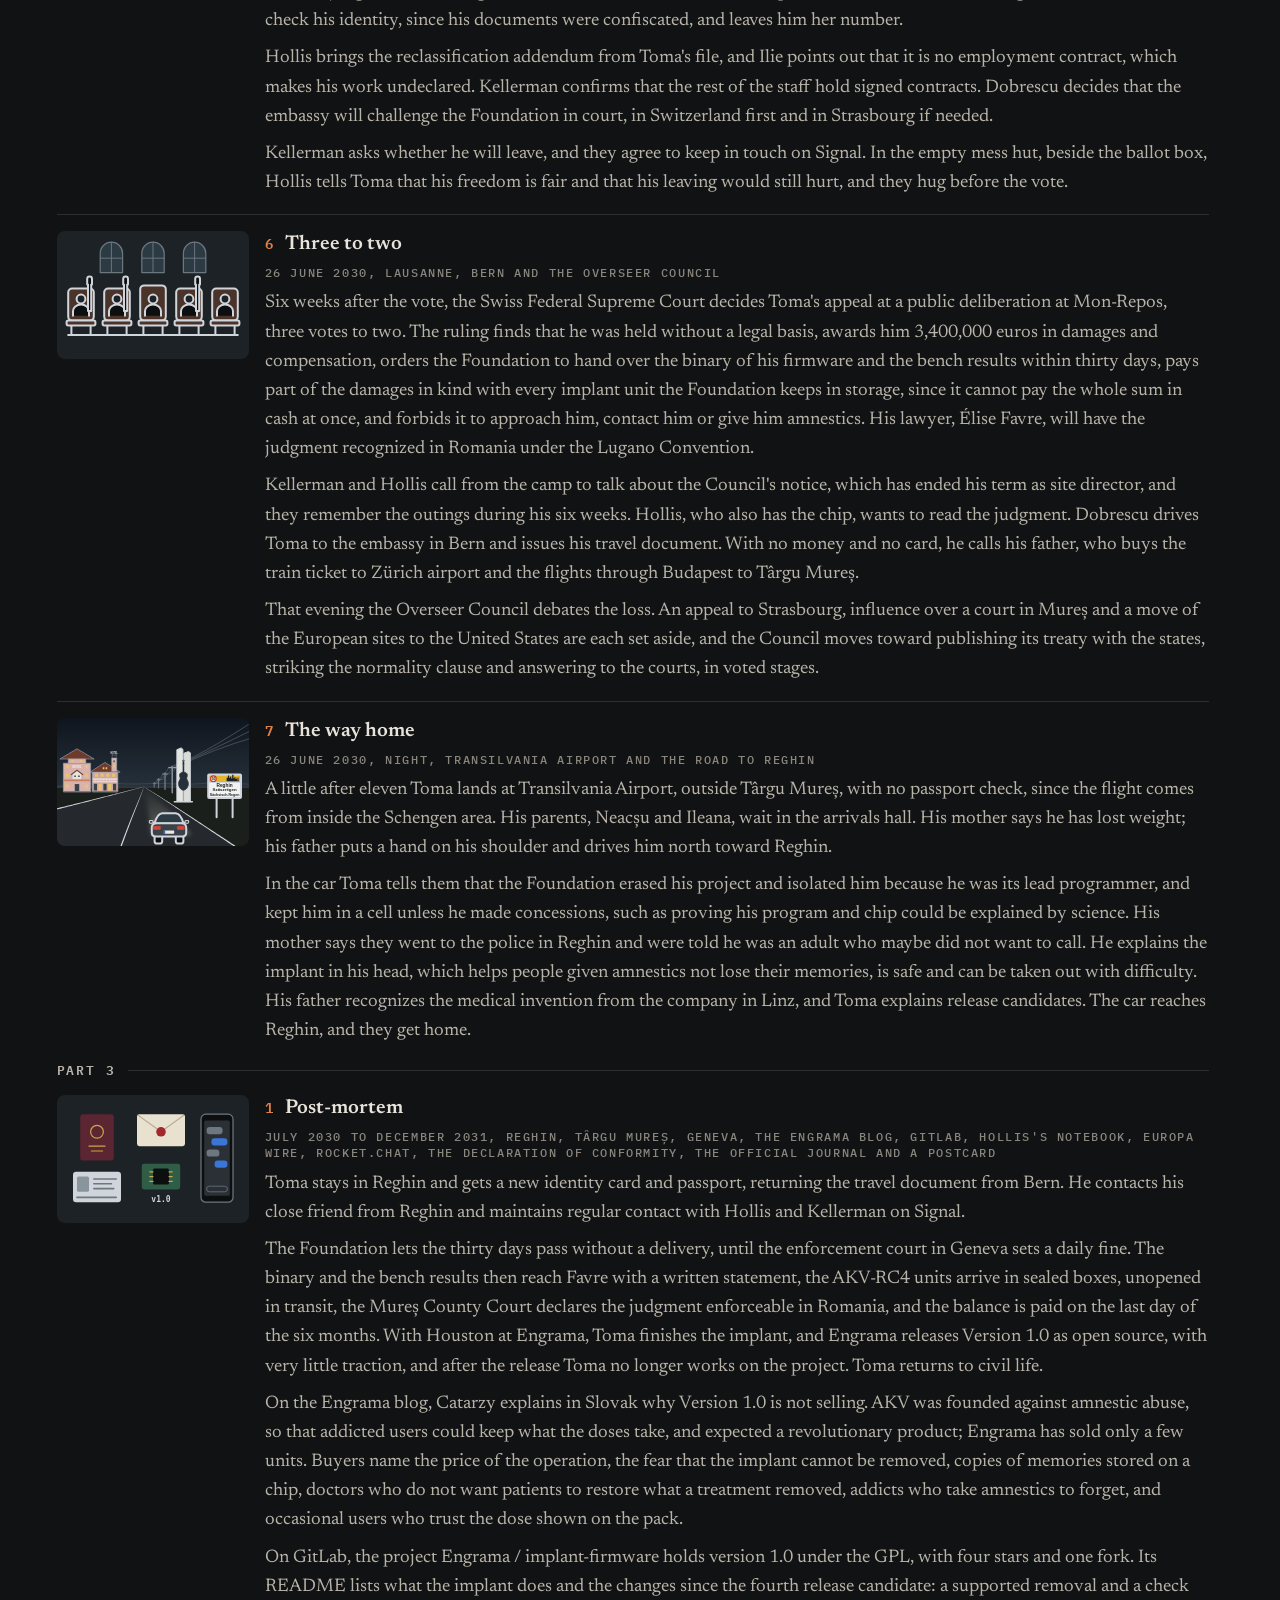
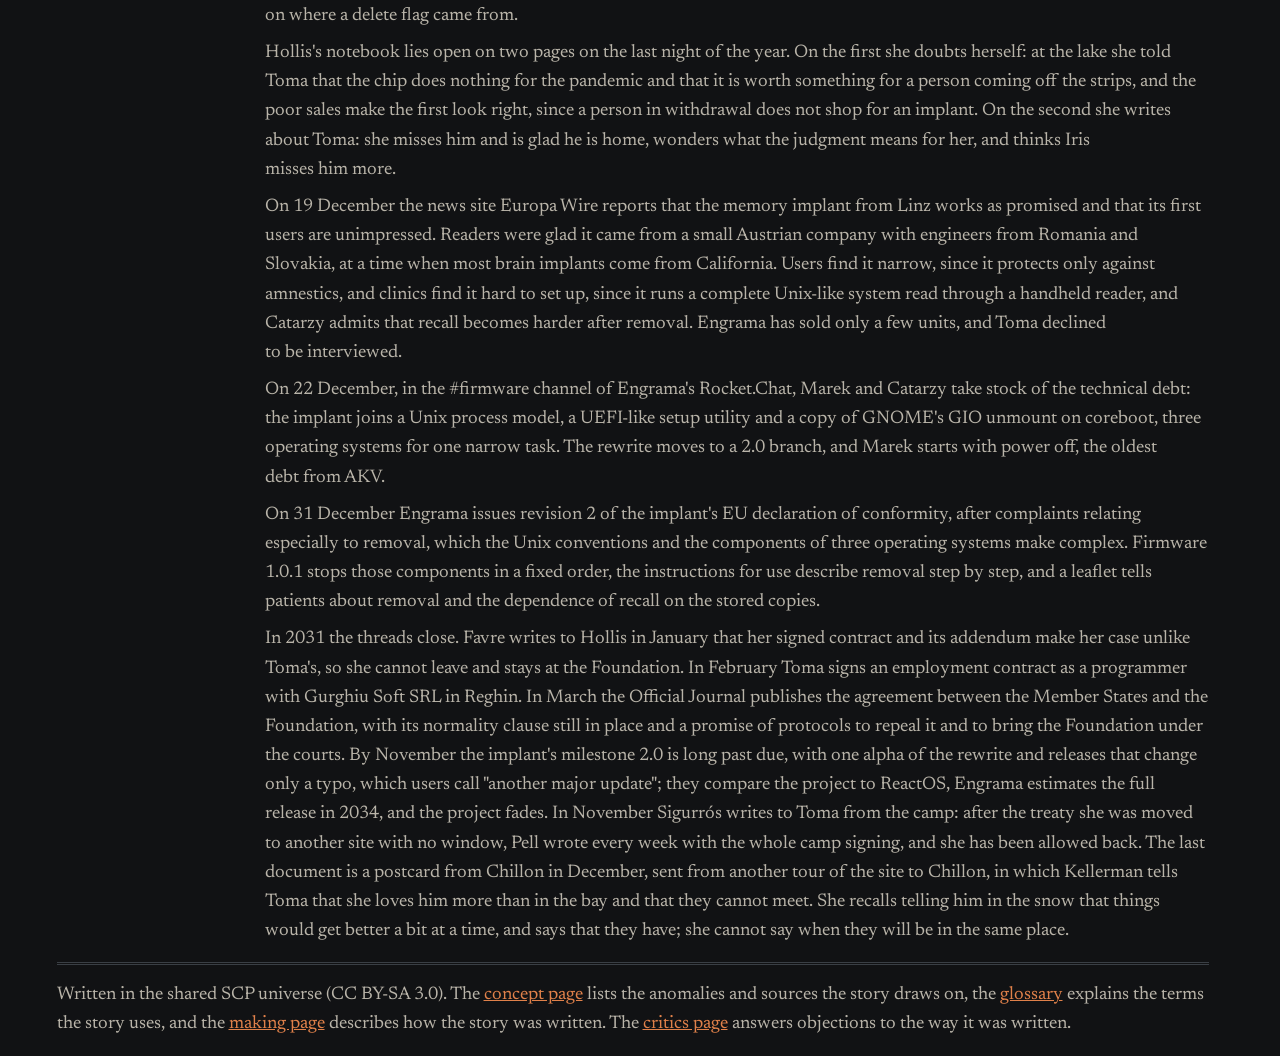
<file: notes/summary.html>
<!doctype html>
<html lang="en" class="no-js">
  <head>
    <meta charset="utf-8">
    <meta name="viewport" content="width=device-width, initial-scale=1">
    <title>Keep the Life: Summary</title>
    <link rel="stylesheet" href="../css/fonts.css">
    <link rel="stylesheet" href="../css/site/tokens.css">
    <link rel="stylesheet" href="../css/site/base.css">
    <link rel="stylesheet" href="../css/site/masthead.css">
    <link rel="stylesheet" href="../css/site/dock.css">
    <link rel="stylesheet" href="../css/site/tabs.css">
    <link rel="stylesheet" href="../css/site/end.css">
    <link rel="stylesheet" href="../css/site/motion.css">
    <link rel="stylesheet" href="../css/site/pages.css">
    <link rel="stylesheet" href="../css/site/print.css">
    <script src="../js/base/core.js" defer></script>
    <script src="../js/base/theme.js" defer></script>
    <script src="../js/base/motion.js" defer></script>
    <script src="../js/base/redact.js" defer></script>
    <script src="../js/text/pretty.js" defer></script>
    <script src="../js/text/width.js" defer></script>
    <script src="../js/pages/concept.js" defer></script>
    <script src="../js/reading/settings.js" defer></script>
    <script src="../js/reading/tocmenu.js" defer></script>
    <script src="../js/pages/settings.js" defer></script>
    <script src="../js/base/scrollfocus.js" defer></script>
  </head>
  <body class="cx-page pretty">
    <header class="mast cx-mast">
      <div class="mast-title">
        <h1>Keep the Life</h1>
        <p class="mast-sub">The chapters in brief</p>
      </div>
      <button type="button" class="tool set-btn" aria-expanded="false" aria-controls="settings">Settings<svg class="ico" viewBox="0 0 16 16" aria-hidden="true" fill="none" stroke="currentColor" stroke-width="1.4" stroke-linecap="round" stroke-linejoin="round"><path d="M4.5 6.5L8 10l3.5-3.5"/></svg></button>
      <div class="mast-tools-wrap" id="settings" role="group" aria-label="Settings" data-open-key="notes-settings-open" data-start="closed" hidden>
        <div class="mast-tools">
          <span class="set-close-part"><button type="button" class="tool set-close">Close</button></span>
          <button type="button" class="tool" data-toggle="pretty" data-default="1" aria-pressed="true">Pretty wrap: on</button>
          <button type="button" class="tool" id="t-store" aria-pressed="false">Remember settings: this tab</button>
          <span class="tool-sep" aria-hidden="true"></span>
          <div class="tool-group" role="group" aria-labelledby="th-label">
            <span class="tg-label" id="th-label">Theme</span>
            <button type="button" class="tool" data-theme-set="dark" aria-pressed="true">Dark</button><button type="button" class="tool" data-theme-set="light" aria-pressed="false">Light</button><button type="button" class="tool" data-theme-set="system" aria-pressed="false">System</button>
          </div>
          <span class="tool-sep" aria-hidden="true"></span>
          <div class="tool-group" role="group" aria-labelledby="mo-label">
            <span class="tg-label" id="mo-label">Motion</span>
            <button type="button" class="tool" data-motion-set="system" aria-pressed="true">System</button><button type="button" class="tool" data-motion-set="reduced" aria-pressed="false">Reduced</button><button type="button" class="tool" data-motion-set="full" aria-pressed="false">Full</button>
          </div>
          <span class="tool-sep" aria-hidden="true"></span>
          <div class="tool-group" role="group" aria-labelledby="sp-label">
            <span class="tg-label" id="sp-label">Scroll speed</span>
            <button type="button" class="tool" data-speed-set="slow" aria-pressed="false">Slow</button><button type="button" class="tool" data-speed-set="normal" aria-pressed="true">Normal</button><button type="button" class="tool" data-speed-set="fast" aria-pressed="false">Fast</button>
          </div>
          <span class="tool-sep" aria-hidden="true"></span>
          <div class="tool-group" role="group" aria-labelledby="rd-label">
            <span class="tg-label" id="rd-label">Redactions</span>
            <button type="button" class="tool" data-redact-set="redacted" aria-pressed="true">Redacted</button><button type="button" class="tool" data-redact-set="static" aria-pressed="false">Static</button>
          </div>
          <span class="tool-sep" aria-hidden="true"></span>
          <div class="tool-group" role="group" aria-labelledby="pw-label">
            <span class="tg-label" id="pw-label">Page width</span>
            <button type="button" class="tool" data-step="-4" aria-label="Narrower">
              <svg class="ico" viewBox="0 0 16 16" aria-hidden="true" fill="none" stroke="currentColor" stroke-width="1.4" stroke-linecap="round" stroke-linejoin="round">
                <path d="M3 8h10"/>
              </svg>
            </button>
            <output class="tg-out" id="t-width-out" aria-live="polite">76 rem</output>
            <button type="button" class="tool" data-step="4" aria-label="Wider">
              <svg class="ico" viewBox="0 0 16 16" aria-hidden="true" fill="none" stroke="currentColor" stroke-width="1.4" stroke-linecap="round" stroke-linejoin="round">
                <path d="M8 3v10M3 8h10"/>
              </svg>
            </button>
            <button type="button" class="tool" data-width="full" aria-pressed="false">Full</button>
          </div>
        </div>
      </div>
    </header>
    <div class="toc-dock"><button type="button" class="toc-tuck" aria-pressed="false" aria-label="Hide the settings button" title="Hide the settings button"><svg class="ico" viewBox="0 0 16 16" aria-hidden="true"><path d="M6 3.5 10.5 8 6 12.5" fill="none" stroke="currentColor" stroke-width="1.6" stroke-linecap="round" stroke-linejoin="round"/></svg></button><button type="button" class="toc-set" aria-expanded="false" aria-controls="settings">Settings</button></div>
    <main class="cx">
      <nav class="cx-tabs" aria-label="Pages"><a class="tab" href="../index.html">Story</a><a class="tab" href="../part2.html">Part 2</a><a class="tab" href="../part3.html">Part 3</a><a class="tab" href="concept.html">Concept</a><a class="tab" href="summary.html" aria-current="page">Summary</a><a class="tab" href="glossary.html">Glossary</a><a class="tab" href="making.html">Making</a><a class="tab" href="critics.html">Critics</a><a class="tab" href="file.html">File</a><a class="tab" href="classes.html">Classes</a></nav>
      <h2 id="sm-head">Summary</h2>
      <section aria-labelledby="sm-head">
        <ol class="sm-list">
          <li class="sm-item" id="sm-c1">
            <img class="sm-art" src="../svg/chapters/c1.svg" width="240" height="160" alt="A monitor full of code beside a flag struck through" loading="lazy">
            <div class="sm-text">
              <h3><span class="sm-n">1</span><a href="../index.html#c1">Nine days</a></h3>
              <p class="sm-when">Saturday, 03:10, the humanoid wing</p>
              <p>At ten past three on Saturday morning, Toma has been at his screen for almost a full day, taking apart the firmware of the implant he built at AKV Solutions. The chip retains what amnestics erase, and for that the Foundation contains him as SCP-<span class="redact"><span aria-hidden="true">████</span><span class="vh">redacted</span></span>. Dr. Iris Kellerman, twenty-eight and the newest researcher on his file, knocks on the open door with a tray and pulls up a chair.</p>
              <p>He shows her the fault he has been hunting. Relearning a memory above a similarity of 0.72 clears its delete flag with no check on where the flag came from, so a memory seems to survive a Class B dose. Kellerman records it as a design omission. The retrieval code drops the emotional channel and keeps a pointer back to it. Toma also tells her how he got into the canteen terminal during the June breach and shows her Peachy, a local model he made from SCP-079's own port. In a virtual machine he kept the original weights and UPLOAD.TXT, a note from 79. Kellerman says the file belongs to 79's containment team and promises a contact request in the morning.</p>
            </div>
          </li>
          <li class="sm-item" id="sm-c2">
            <img class="sm-art" src="../svg/chapters/c2.svg" width="240" height="160" alt="An old television screen beside a stopwatch at twenty-three minutes" loading="lazy">
            <div class="sm-text">
              <h3><span class="sm-n">2</span><a href="../index.html#c2">Twenty-three minutes</a></h3>
              <p class="sm-when">Monday afternoon, the research wing</p>
              <p>On Monday afternoon the contact request comes through. In SCP-079's room, with Dr. Brekke of its containment team logging every line and its time, Toma types to the old Exidy Sorcerer. It remembers him and asks how many users have downloaded it. The session runs twenty-three minutes without the X that would end it, and 79 asks him to come back.</p>
              <p>Back in the cell Toma and Kellerman plan the tests: SCP-426's pronouns, random writes until the chip is full, a full wipe and the NAND checks. The spare implants are logged as dash one. Toma explains why AKV built the chip, after a flood of unregulated amnestics in Eastern Europe, where people took large doses of Class B to reach memories from the communist years. He shows her a Polish newspaper about a woman in Radom who believes she is twenty-eight, and the AKV poster: "Keep the life. Lose the day". They talk about tolerance, doses that rise every year and side effects. Kellerman tells him he is important to her and promises to come back at nine with breakfast.</p>
            </div>
          </li>
          <li class="sm-item" id="sm-c3">
            <img class="sm-art" src="../svg/chapters/c3.svg" width="240" height="160" alt="A red amaranth growing in a hydroponics tray" loading="lazy">
            <div class="sm-text">
              <h3><span class="sm-n">3</span><a href="../index.html#c3">The hydroponics bay</a></h3>
              <p class="sm-when">Tuesday morning, the canteen and the hydroponics bay</p>
              <p>The review board approves a supervised breakfast in the staff canteen, with a security officer two steps behind Toma and Kellerman. The canteen terminal now carries an OUT OF ORDER sign. Toma wants no more tests on himself, so the bench unit will take his place. Kellerman tells him she is a reformist and asks him to keep it between them.</p>
              <p>In the hydroponics bay behind the kitchens, the only green place in the underground site, Toma admits he has felt numb since his containment began, and he cries. Kellerman walks him to a potting corner out of the officer's sight. The red amaranth becomes his plant. She will ask the board for daily time outside the cell, daylight, a clock, his graphics card for games, and a full-time place for herself on his file. They tell each other about their own pasts. Agent Morrow then brings a suggestion from the Site Director's office: a remote audio session with SCP-239 under light sedation. Both of them decline on the record. Toma falls asleep, and Kellerman starts writing the letter at his desk.</p>
            </div>
          </li>
          <li class="sm-item" id="sm-c4">
            <img class="sm-art" src="../svg/chapters/c4.svg" width="240" height="160" alt="A microphone facing a wall speaker, two sheets of paper and the dashed outline of a school bag" loading="lazy">
            <div class="sm-text">
              <h3><span class="sm-n">4</span><a href="../index.html#c4">Sigurrós</a></h3>
              <p class="sm-when">Eight days later, the lowest level and the research wing</p>
              <p>After four refusals the Director orders the session. On the lowest level Toma sits at a microphone facing a speaker in the wall, while Dr. Voss, Kellerman and a technician watch the readings. Sigurrós, eight years old and kept asleep for more than twenty years, offers to take his implant out. He explains that his brain depends on it, and she accepts.</p>
              <p>He tells her she has never aged. Her powers have weakened: the light stays away when she calls it, and her body has learned the sedative. She brings two real sheets of paper onto her blanket, and her red school bag stays lost, because her magic reaches only things that still exist. Her story of Reykjavík, her school and her Mamma conflicts with a file that never says where she grew up, and Voss now ranks the girl's account above it.</p>
            </div>
          </li>
          <li class="sm-item" id="sm-c5">
            <img class="sm-art" src="../svg/chapters/c5.svg" width="240" height="160" alt="The conference room 3 whiteboard: black guidelines and a row of dots on the left, Cicero in blue and the modern authors in red on the right, with arrows to the lines they support" loading="lazy">
            <div class="sm-text">
              <h3><span class="sm-n">5</span><a href="../index.html#c5">Project Cicero</a></h3>
              <p class="sm-when">Twelve days later, conference room 3</p>
              <p>Twelve days later Project Cicero meets in conference room 3. Voss's team, with the linguist Okafor and the junior researcher Pell taking notes, works with Toma to turn the way he spoke to Sigurrós and 79 into guidelines, set beside Cicero and modern rhetoric on a whiteboard in three marker colors. The Director approved the project on one condition: while it runs, Toma is not to be sent to speak to any anomaly.</p>
              <p>They number the transcript lines that went over the microphone, from the implant offer to "You never aged", and work out which rules anomalies follow. In the corridor afterwards, Kellerman and Toma admit that they think about each other, and at seven they eat together in the canteen.</p>
            </div>
          </li>
          <li class="sm-item" id="sm-c6">
            <img class="sm-art" src="../svg/chapters/c6.svg" width="240" height="160" alt="Six video call windows under a wall camera" loading="lazy">
            <div class="sm-text">
              <h3><span class="sm-n">6</span><a href="../index.html#c6">The hearing</a></h3>
              <p class="sm-when">Ten weeks later, conference room 3</p>
              <p>Ten weeks on, the draft has left the site. Pell uploaded it to the Foundation's repository, and other sites copied the whiteboard without its notes. At Dr. Haas's site in Bavaria a researcher followed it to the letter, a humanoid walked out, and two guards ended up in hospital. The caveats now run past a hundred pages. Four sites have asked to borrow Toma, and Corwin has refused them all.</p>
              <p>At three in the afternoon Toma faces a remote hearing chaired by Dr. Lindqvist of the Ethics Committee. Bench tests show ordinary NAND behavior, and the cognitohazard test waits for a level four signature. A reformist working group has taken "Some hooligans are causing disorder" from Toma's notes as its motto, and Dr. Ferreira's trial has cut sedation calls by a third. Dr. Sato shows that Sigurrós's power obeys thermodynamics: it costs energy, grows with the logarithm of effort and halves when she is tired. The panel weighs Cicero himself, from Pro Milone to the Catilinarian executions. The Committee's nine-point decision keeps Cicero as research, orders a trial at three sites and two more speakers for Sigurrós, and Dr. Pryce dissents on point eight.</p>
            </div>
          </li>
          <li class="sm-item" id="sm-c7">
            <img class="sm-art" src="../svg/chapters/c7.svg" width="240" height="160" alt="A flat coil beside a small circuit board, and two ticked boxes" loading="lazy">
            <div class="sm-text">
              <h3><span class="sm-n">7</span><a href="../index.html#c7">Both ways</a></h3>
              <p class="sm-when">The same afternoon and evening, conference room 3, the corridor and the cell</p>
              <p>After the hearing Toma learns that Explained would turn his cell into quarters near the canteen. In the cell he tells Kellerman what became of AKV. The chip was meant to ship as free software, with the GPL warranty line as the first string in its binary. The source and the board files were destroyed, and the company is now filed as a Group of Interest. He draws the pinout: a test area behind a hardware switch, ten usable pins, an inductive coil for updates at the clinic, and a magnetic sensor that cuts the power in an MRI.</p>
              <p>The delete marker turns out to be serotonin with a sulfur and phosphorus group in place of its amine, which the firmware resolves from the string SP. The chemistry lab will make some for the bench. Kellerman's contract forbids friendship with an anomaly, and Toma tells her he has fallen in love with her. When the night guard opens the door after seven, he ticks the welfare box both ways and tells them about his sister. Kellerman leaves at half past seven.</p>
            </div>
          </li>
          <li class="sm-item" id="sm-c8">
            <img class="sm-art" src="../svg/chapters/c8.svg" width="240" height="160" alt="Two rocks in the sea under a night sky with a small spiral galaxy" loading="lazy">
            <div class="sm-text">
              <h3><span class="sm-n">8</span><a href="../index.html#c8">The first lesson</a></h3>
              <p class="sm-when">The next morning, the cell and the lowest level</p>
              <p>Since the site began telling its staff what they guard, Kellerman can read the parts of Toma's file that were blacked out at her level. They describe a company that wanted people to keep what amnestics take. At ten the first training session under the Committee's decision begins on the lowest level, with Pell as the trainee speaker and Toma in the room.</p>
              <p>Pell is plain and honest, likes steam trains and knows little science. Toma answers a question meant for Pell once and is told to step in only when asked. Sigurrós tells Pell the Icelandic story of two trolls turned to rock while pulling an island, then explains how the universe ends in ice, empty space and dark energy, and calls the night sky a graveyard and a letter that comes late. Afterwards Voss and Kellerman see the limit of Cicero: each lesson makes her ask for the next, so every speaker has to know more, and Toma's knowledge would take five people to cover.</p>
            </div>
          </li>
          <li class="sm-item" id="sm-c9">
            <img class="sm-art" src="../svg/chapters/c9.svg" width="240" height="160" alt="A sealed envelope signed across the flap, with shredded strips under it" loading="lazy">
            <div class="sm-text">
              <h3><span class="sm-n">9</span><a href="../index.html#c9">The acting director</a></h3>
              <p class="sm-when">Four days later, the humanoid wing</p>
              <p>Four days later the airlock stays shut at Kellerman's usual hour. Corwin is in the medical wing, and the Overseers' office has made Dr. Pryce acting director. His review suspends every exception on Toma's file and takes Kellerman off it for a conflict-of-interest review built on the night log. Toma's mail now passes through the screening office. Dr. Moreau corrects his one-second galaxy, and Dr. Calloway confesses that "tell it why" taught a humanoid to argue every instruction.</p>
              <p>The night guard carries Kellerman's letters around the screening and refuses to sign for anything. She seals each one and signs across the flap, and Toma tests them with questions about the Kane Pixels Backrooms. She writes that she loves him and calls the review unfair. On the back of her letter he answers: organize the reformers, look at habeas corpus, and "I doubt, therefore I think, therefore I am". Ferreira will post a signed caveat in the repository, the two chemists join the working group, and her third letter is shredded at the guard station.</p>
            </div>
          </li>
          <li class="sm-item" id="sm-c10">
            <img class="sm-art" src="../svg/chapters/c10.svg" width="240" height="160" alt="Rows of seated people under a yard light, facing a line of operatives" loading="lazy">
            <div class="sm-text">
              <h3><span class="sm-n">10</span><a href="../index.html#c10">The yard</a></h3>
              <p class="sm-when">Three weeks later, the site and its loading yard</p>
              <p>Three weeks later more than four hundred staff fill the canteen corridor, playing games from Casual Games for Protesters and coordinating in the working group's phone channel. Pryce brings in Mobile Task Force Epsilon-11. On the lowest level Sigurrós's IV refill comes late, and she wakes. The operatives release pink masses that take the shape of her Mamma, and she holds them off with a force field and her bed rail. Pell takes two spare implants from item storage: one runs on her through electrodes and the bench coil, and she sinks the other behind his ear with her magic. He warns the channel, the answer comes back HUMAN CHAIN, and the staff evacuate to the surface by themselves.</p>
              <p>In the frozen loading yard Epsilon-11 is ordered to stand down. Sigurrós sees an open sky for the first time in years. Toma speaks a line in Romanian, the crowd answers "At University Square!", and four hundred people sit down on the concrete to state their grievances: days lost to amnestics, a lift repair credited to a supervisor, a frozen request, doses that rise every year. Toma reads the Habeas Corpus Act of 1679, and a containment engineer argues that Sigurrós is held for what she is. The Council treats the night as an internal grievance and relieves Pryce. Through the bench reader Toma, Pell, Kellerman and the chemist put the chip on Sigurrós into setup mode, return its stored memories, wipe it and shut it down after a crash, a stalled unmount and a safe mode.</p>
            </div>
          </li>
          <li class="sm-item" id="sm-c11">
            <img class="sm-art" src="../svg/chapters/c11.svg" width="240" height="160" alt="A girl lying in the snow with her arms spread, seen from above, beside fixed binoculars, a bench and two huts under the mountains" loading="lazy">
            <div class="sm-text">
              <h3><span class="sm-n">11</span><a href="../index.html#c11">Campi Flegrei</a></h3>
              <p class="sm-when">A few weeks later, a camp in the mountains</p>
              <p>A few weeks later the reformers live in a snowy camp in the Alps that its people call Campi Flegrei. Sigurrós has been awake for nineteen days. The Council reclassifies her as Euclid, and she asks Pell why they hated her. He tells her in his own words: the hospital that blew apart three hours after her birth, the eight years she lived free in Reykjavík, the small things that went into the file, and the list of spells she was told were her only magic. Kellerman calls it broken windows policing.</p>
              <p>Toma jokes about warming a room to ten to the power of thirteen degrees and turning a flower by a hundred and one radians. Pell explains radians and degrees with a borrowed calculator, Sigurrós types the sums herself, and Kellerman has her graph a polar rose. When Pell reaches the Santa Claus note, Sigurrós stops him. Their talk runs from the Low Proximity Magnetic Distortion System of the Backrooms to wormholes, the Casimir effect and a joke machine that makes exotic matter.</p>
              <p>Outside, under a cloudless sky, Kellerman gives Toma his own notice: a review date in March 2030 and no term for release. Pell's implant stays in, and he has already looked at the 2316 photograph for the level four test. Through a pair of old binoculars they find CERN's wooden globe near Geneva and talk about ballasts, magnets and rare metals. Sigurrós lies down in the untouched snow and looks straight up.</p>
            </div>
          </li>
        </ol>
      </section>
      <h2 id="sm-part2">Part 2</h2>
      <section aria-labelledby="sm-part2">
        <ol class="sm-list">
          <li class="sm-item" id="sm-p2c1">
            <img class="sm-art" src="../svg/chapters/p2c1.svg" width="240" height="160" alt="A lake seen from its shore, with trees on the far side and pale bodies floating together in the water, a person on the shore tied by a rope to a steel post in the grass, and a field recorder on a tripod with its red light on" loading="lazy">
            <div class="sm-text">
              <h3><span class="sm-n">1</span><a href="../part2.html#p2c1">Reading</a></h3>
              <p class="sm-when">End of April 2030, a lake outside Reading, Ohio</p>
              <p>Four months later the March review has moved Toma's file to Explained, and his first assignment, accepted with a consent form at the camp, takes him inside the containment zone of SCP-2316 in the woods outside Reading, Ohio. Tied to a steel post by a climbing rope, he describes the lake for a recording. Three researchers with implants, Yoder, Reyes and Hollis, sit facing him with their backs to the water, and Kowalczyk directs the take over the radio from the gate.</p>
              <p>Yoder describes Reading, Pennsylvania, for comparison, and Hollis corrects Toma's figures to about forty-five bodies at the lowest estimate and probes lost past thirty meters of depth. When Toma describes a body in a cream suit, Reyes remembers the suit from his uncle and cannot place a face. The body drifts ten meters to the shore while Toma feels nothing, so the lake can move toward a person who feels no pull. After a check question about the temperature in radians, Kowalczyk logs the image test and the sound test as passed.</p>
              <p>On the walk back Hollis tells Toma she sat six rows back in the loading yard. She grew up in Pune, where amnestics are sold in strips, and a friend took Class B until she lost a year. At the gate she cries, talks about the stigma at home and her work checking dosing tables in the Amnestics Department, and calls the implant useful for people coming off amnestics and too costly to end the trade in them. She says she believes in Toma and would like to work with him. The team drives to the airfield to fly back to Switzerland.</p>
            </div>
          </li>
          <li class="sm-item" id="sm-p2c2">
            <img class="sm-art" src="../svg/chapters/p2c2.svg" width="240" height="160" alt="Two plane windows at night, with stars in both and the wing in the left one, curving out to a red light at its tip, above a folding table with a paper cup of tea" loading="lazy">
            <div class="sm-text">
              <h3><span class="sm-n">2</span><a href="../part2.html#p2c2">The night flight</a></h3>
              <p class="sm-when">The night of 29 April 2030, the team's plane to Geneva</p>
              <p>On the night flight Hollis sits next to Toma and asks what he misses most. He misses being outside, his website and No Man's Sky, a game whose universe turns out to be a simulation. She studied pharmacy in Pune and pharmacology in Manchester, was recruited by a company with a pharmaceutical name on its gate, and stayed at the Foundation because leaving early meant an amnestic and because her parents had told their neighbors she worked abroad.</p>
              <p>She calls their work the same business from opposite ends. She tells him the Foundation is careful with him because he wrote the chip and remembers why, and his own example of Bletchley Park argues for keeping him, since anyone outside could seize a man whom no amnestic can clean up after. He tells her AKV was a small office in Linz and that he comes from Reghin, in Romania.</p>
              <p>They talk about school. Hollis admits that at sixteen she kept watch while classmates bullied a boy who stammered, and that she would have laughed at Toma in his school's bathroom. Both grew up poor, and her mother still pays the loan for Manchester. Toma describes his father's therapy, which chose a method for each patient and looked for the mistakes that come back from session to session. She gives him the window seat, lays her coat over him, and they say goodnight over the Atlantic.</p>
            </div>
          </li>
          <li class="sm-item" id="sm-p2c3">
            <img class="sm-art" src="../svg/chapters/p2c3.svg" width="240" height="160" alt="A laptop on a table showing an eye under scan, with eight even bars below it and the green camera light on, beside a pair of headphones hanging from a hook" loading="lazy">
            <div class="sm-text">
              <h3><span class="sm-n">3</span><a href="../part2.html#p2c3">Three readers</a></h3>
              <p class="sm-when">The afternoon of 30 April 2030, the camp</p>
              <p>Back at the camp, Dr. Margit Halász's recording team takes the card. Toma opens a session on a secure workstation with a scan of his pupils, which gives a Cognitive Resistance Value of 17.8, and stays while Halász transcribes the recording word for word. At his request she adds a note at the line where he gave the depth of the lake erroneously. Three implanted readers who have never seen the lake read the transcript once each, and the text test passes.</p>
              <p>Halász explains that the workstation is a teletext-like system that can push a page onto any screen, X11 so another machine can draw on it, and the Foundation's own BIOS with the scan built in and no setup screen. She contrasts it with Toma's implant, which was left open to updates. Before he leaves, Toma resets the machine to its factory image in front of her.</p>
              <p>Outside, Kellerman meets them, and Hollis tells her how much she likes Toma. Kellerman answers that he is loyal and finds it hard to refuse company, that close friendship and love blur at the edges, and puts herself on the short list of people Hollis can count on. On a bench by the mess hut the three talk about rules people make for each other, Sato's heat source and Project Cicero, and walk to dinner at seven.</p>
            </div>
          </li>
          <li class="sm-item" id="sm-p2c4">
            <img class="sm-art" src="../svg/chapters/p2c4.svg" width="240" height="160" alt="A notice board on two posts, with two sheets behind its glass: a list with one name written in block capitals, and a typed letter" loading="lazy">
            <div class="sm-text">
              <h3><span class="sm-n">4</span><a href="../part2.html#p2c4">The Thermidorian gathering</a></h3>
              <p class="sm-when">Early May 2030, the camp</p>
              <p>The Council approves the camp as a permanent site, and its staff are to elect a site director for five years, the first such election in the Foundation. Candidates must come from the staff assembly that has met since the yard, the Thermidorian gathering, and the sheet stays blank. Toma and Hollis agree that a single candidate would make little democratic sense, and neither wants to stand.</p>
              <p>Pell brings the Council's terms, under which it will appoint a director from outside if there is no candidate by Friday. Toma stands, with Kellerman and Pell as advisors, and Kellerman writes his name on the sheet. Halász checks the conditions, finds nothing that bars staff who can never leave, and keeps for later the question of whether he will answer to the staff or to the Council.</p>
              <p>In a boiler room behind the laundry hut, Toma tells Hollis that in the long term he wants to revive AKV Solutions as it was, open-source and owned by someone else. He calls Houston, a former AKV memory engineer who now runs his own company in Slovakia. Hearing that Toma is held by the Foundation, Houston offers to contact the Romanian embassy in Bern, and Toma gives him his details. Hollis and Toma exchange numbers.</p>
            </div>
          </li>
          <li class="sm-item" id="sm-p2c5">
            <img class="sm-art" src="../svg/chapters/p2c5.svg" width="240" height="160" alt="A guard booth beside a striped barrier lowered across the road, and behind the barrier a car facing it, with a blue diplomatic plate under its headlights" loading="lazy">
            <div class="sm-text">
              <h3><span class="sm-n">5</span><a href="../part2.html#p2c5">The barrier</a></h3>
              <p class="sm-when">15 May 2030, the day before the vote, the camp</p>
              <p>The consul of Romania in Bern, Ana Dobrescu, comes to the camp with her colleague Bogdan Ilie and speaks with Toma in Romanian across the barrier. He tells her he is held against his will without anomalous grounds, has never been brought before a judge and wants to go home. She cites Article 5 of the European Convention on Human Rights, takes his details to check his identity, since his documents were confiscated, and leaves him her number.</p>
              <p>Hollis brings the reclassification addendum from Toma's file, and Ilie points out that it is no employment contract, which makes his work undeclared. Kellerman confirms that the rest of the staff hold signed contracts. Dobrescu decides that the embassy will challenge the Foundation in court, in Switzerland first and in Strasbourg if needed.</p>
              <p>Kellerman asks whether he will leave, and they agree to keep in touch on Signal. In the empty mess hut, beside the ballot box, Hollis tells Toma that his freedom is fair and that his leaving would still hurt, and they hug before the vote.</p>
            </div>
          </li>
          <li class="sm-item" id="sm-p2c6">
            <img class="sm-art" src="../svg/chapters/p2c6.svg" width="240" height="160" alt="Five judges in high-backed leather chairs set in an arc in front of three tall arched windows, three of them with a hand raised" loading="lazy">
            <div class="sm-text">
              <h3><span class="sm-n">6</span><a href="../part2.html#p2c6">Three to two</a></h3>
              <p class="sm-when">26 June 2030, Lausanne, Bern and the Overseer Council</p>
              <p>Six weeks after the vote, the Swiss Federal Supreme Court decides Toma's appeal at a public deliberation at Mon-Repos, three votes to two. The ruling finds that he was held without a legal basis, awards him 3,400,000 euros in damages and compensation, orders the Foundation to hand over the binary of his firmware and the bench results within thirty days, pays part of the damages in kind with every implant unit the Foundation keeps in storage, since it cannot pay the whole sum in cash at once, and forbids it to approach him, contact him or give him amnestics. His lawyer, Élise Favre, will have the judgment recognized in Romania under the Lugano Convention.</p>
              <p>Kellerman and Hollis call from the camp to talk about the Council's notice, which has ended his term as site director, and they remember the outings during his six weeks. Hollis, who also has the chip, wants to read the judgment. Dobrescu drives Toma to the embassy in Bern and issues his travel document. With no money and no card, he calls his father, who buys the train ticket to Zürich airport and the flights through Budapest to Târgu Mureș.</p>
              <p>That evening the Overseer Council debates the loss. An appeal to Strasbourg, influence over a court in Mureș and a move of the European sites to the United States are each set aside, and the Council moves toward publishing its treaty with the states, striking the normality clause and answering to the courts, in voted stages.</p>
            </div>
          </li>
          <li class="sm-item" id="sm-p2c7">
            <img class="sm-art" src="../svg/chapters/p2c7.svg" width="240" height="160" alt="A car seen from behind at night on DN15 entering Reghin, its headlights on the lane ahead, the road curving away toward low hills. On the left, set back from the road, stand the pink motel with the MOTEL lettering, a small white gable and a balcony band under a wide red roof, and beside it the hotel wing with a white balustrade over a lit arcade and a tower carrying the HOTEL sign; on the right a power line, the violin monument of two white slabs with a violin cut through them, and the town sign, yellow above with the 50 limit and a skyline, white below with Reghin, Szászrégen and Sächsisch-Regen" loading="lazy">
            <div class="sm-text">
              <h3><span class="sm-n">7</span><a href="../part2.html#p2c7">The way home</a></h3>
              <p class="sm-when">26 June 2030, night, Transilvania Airport and the road to Reghin</p>
              <p>A little after eleven Toma lands at Transilvania Airport, outside Târgu Mureș, with no passport check, since the flight comes from inside the Schengen area. His parents, Neacșu and Ileana, wait in the arrivals hall. His mother says he has lost weight; his father puts a hand on his shoulder and drives him north toward Reghin.</p>
              <p>In the car Toma tells them that the Foundation erased his project and isolated him because he was its lead programmer, and kept him in a cell unless he made concessions, such as proving his program and chip could be explained by science. His mother says they went to the police in Reghin and were told he was an adult who maybe did not want to call. He explains the implant in his head, which helps people given amnestics not lose their memories, is safe and can be taken out with difficulty. His father recognizes the medical invention from the company in Linz, and Toma explains release candidates. The car reaches Reghin, and they get home.</p>
            </div>
          </li>
        </ol>
      </section>
      <h2 id="sm-part3">Part 3</h2>
      <section aria-labelledby="sm-part3">
        <ol class="sm-list">
          <li class="sm-item" id="sm-p3c1">
            <img class="sm-art" src="../svg/chapters/p3c1.svg" width="240" height="160" alt="A Romanian passport and an identity card, an envelope closed with a red seal, a small green implant board marked v1.0, and a phone showing a chat" loading="lazy">
            <div class="sm-text">
              <h3><span class="sm-n">1</span><a href="../part3.html#p3c1">Post-mortem</a></h3>
              <p class="sm-when">July 2030 to December 2031, Reghin, Târgu Mureș, Geneva, the Engrama blog, GitLab, Hollis's notebook, Europa Wire, Rocket.Chat, the declaration of conformity, the Official Journal and a postcard</p>
              <p>Toma stays in Reghin and gets a new identity card and passport, returning the travel document from Bern. He contacts his close friend from Reghin and maintains regular contact with Hollis and Kellerman on Signal.</p>
              <p>The Foundation lets the thirty days pass without a delivery, until the enforcement court in Geneva sets a daily fine. The binary and the bench results then reach Favre with a written statement, the AKV-RC4 units arrive in sealed boxes, unopened in transit, the Mureș County Court declares the judgment enforceable in Romania, and the balance is paid on the last day of the six months. With Houston at Engrama, Toma finishes the implant, and Engrama releases Version 1.0 as open source, with very little traction, and after the release Toma no longer works on the project. Toma returns to civil life.</p>
              <p>On the Engrama blog, Catarzy explains in Slovak why Version 1.0 is not selling. AKV was founded against amnestic abuse, so that addicted users could keep what the doses take, and expected a revolutionary product; Engrama has sold only a few units. Buyers name the price of the operation, the fear that the implant cannot be removed, copies of memories stored on a chip, doctors who do not want patients to restore what a treatment removed, addicts who take amnestics to forget, and occasional users who trust the dose shown on the pack.</p>
              <p>On GitLab, the project Engrama / implant-firmware holds version 1.0 under the GPL, with four stars and one fork. Its README lists what the implant does and the changes since the fourth release candidate: a supported removal and a check on where a delete flag came from.</p>
              <p>Hollis's notebook lies open on two pages on the last night of the year. On the first she doubts herself: at the lake she told Toma that the chip does nothing for the pandemic and that it is worth something for a person coming off the strips, and the poor sales make the first look right, since a person in withdrawal does not shop for an implant. On the second she writes about Toma: she misses him and is glad he is home, wonders what the judgment means for her, and thinks Iris misses him more.</p>
              <p>On 19 December the news site Europa Wire reports that the memory implant from Linz works as promised and that its first users are unimpressed. Readers were glad it came from a small Austrian company with engineers from Romania and Slovakia, at a time when most brain implants come from California. Users find it narrow, since it protects only against amnestics, and clinics find it hard to set up, since it runs a complete Unix-like system read through a handheld reader, and Catarzy admits that recall becomes harder after removal. Engrama has sold only a few units, and Toma declined to be interviewed.</p>
              <p>On 22 December, in the #firmware channel of Engrama's Rocket.Chat, Marek and Catarzy take stock of the technical debt: the implant joins a Unix process model, a UEFI-like setup utility and a copy of GNOME's GIO unmount on coreboot, three operating systems for one narrow task. The rewrite moves to a 2.0 branch, and Marek starts with power off, the oldest debt from AKV.</p>
              <p>On 31 December Engrama issues revision 2 of the implant's EU declaration of conformity, after complaints relating especially to removal, which the Unix conventions and the components of three operating systems make complex. Firmware 1.0.1 stops those components in a fixed order, the instructions for use describe removal step by step, and a leaflet tells patients about removal and the dependence of recall on the stored copies.</p>
              <p>In 2031 the threads close. Favre writes to Hollis in January that her signed contract and its addendum make her case unlike Toma's, so she cannot leave and stays at the Foundation. In February Toma signs an employment contract as a programmer with Gurghiu Soft SRL in Reghin. In March the Official Journal publishes the agreement between the Member States and the Foundation, with its normality clause still in place and a promise of protocols to repeal it and to bring the Foundation under the courts. By November the implant's milestone 2.0 is long past due, with one alpha of the rewrite and releases that change only a typo, which users call "another major update"; they compare the project to ReactOS, Engrama estimates the full release in 2034, and the project fades. In November Sigurrós writes to Toma from the camp: after the treaty she was moved to another site with no window, Pell wrote every week with the whole camp signing, and she has been allowed back. The last document is a postcard from Chillon in December, sent from another tour of the site to Chillon, in which Kellerman tells Toma that she loves him more than in the bay and that they cannot meet. She recalls telling him in the snow that things would get better a bit at a time, and says that they have; she cannot say when they will be in the same place.</p>
            </div>
          </li>
        </ol>
      </section>
      <footer class="end">
        <p>Written in the shared SCP universe (CC BY-SA 3.0). The <a href="concept.html">concept page</a> lists the anomalies and sources the story draws on, the <a href="glossary.html">glossary</a> explains the terms the story uses, and the <a href="making.html">making page</a> describes how the story was written. The <a href="critics.html">critics page</a> answers objections to the way it was written.</p>
      </footer>
    </main>
  </body>
</html>
</file>
<file: css/fonts.css>
/* Local fonts, from Fontsource (SIL Open Font License 1.1) */

@font-face {
  font-family: "IBM Plex Mono";
  font-style: normal;
  font-display: swap;
  font-weight: 400;
  src: url("../fonts/IBM Plex Mono/ibm-plex-mono-latin-ext-400-normal.woff2") format("woff2");
  unicode-range: U+0100-02BA, U+02BD-02C5, U+02C7-02CC, U+02CE-02D7, U+02DD-02FF, U+0304, U+0308,
    U+0329, U+1D00-1DBF, U+1E00-1E9F, U+1EF2-1EFF, U+2020, U+20A0-20AB, U+20AD-20C0, U+2113,
    U+2C60-2C7F, U+A720-A7FF;
}

@font-face {
  font-family: "IBM Plex Mono";
  font-style: normal;
  font-display: swap;
  font-weight: 400;
  src: url("../fonts/IBM Plex Mono/ibm-plex-mono-latin-400-normal.woff2") format("woff2");
  unicode-range: U+0000-00FF, U+0131, U+0152-0153, U+02BB-02BC, U+02C6, U+02DA, U+02DC, U+0304,
    U+0308, U+0329, U+2000-206F, U+20AC, U+2122, U+2191, U+2193, U+2212, U+2215, U+FEFF, U+FFFD;
}

@font-face {
  font-family: "IBM Plex Mono";
  font-style: normal;
  font-display: swap;
  font-weight: 500;
  src: url("../fonts/IBM Plex Mono/ibm-plex-mono-latin-ext-500-normal.woff2") format("woff2");
  unicode-range: U+0100-02BA, U+02BD-02C5, U+02C7-02CC, U+02CE-02D7, U+02DD-02FF, U+0304, U+0308,
    U+0329, U+1D00-1DBF, U+1E00-1E9F, U+1EF2-1EFF, U+2020, U+20A0-20AB, U+20AD-20C0, U+2113,
    U+2C60-2C7F, U+A720-A7FF;
}

@font-face {
  font-family: "IBM Plex Mono";
  font-style: normal;
  font-display: swap;
  font-weight: 500;
  src: url("../fonts/IBM Plex Mono/ibm-plex-mono-latin-500-normal.woff2") format("woff2");
  unicode-range: U+0000-00FF, U+0131, U+0152-0153, U+02BB-02BC, U+02C6, U+02DA, U+02DC, U+0304,
    U+0308, U+0329, U+2000-206F, U+20AC, U+2122, U+2191, U+2193, U+2212, U+2215, U+FEFF, U+FFFD;
}

@font-face {
  font-family: "IBM Plex Mono";
  font-style: normal;
  font-display: swap;
  font-weight: 600;
  src: url("../fonts/IBM Plex Mono/ibm-plex-mono-latin-ext-600-normal.woff2") format("woff2");
  unicode-range: U+0100-02BA, U+02BD-02C5, U+02C7-02CC, U+02CE-02D7, U+02DD-02FF, U+0304, U+0308,
    U+0329, U+1D00-1DBF, U+1E00-1E9F, U+1EF2-1EFF, U+2020, U+20A0-20AB, U+20AD-20C0, U+2113,
    U+2C60-2C7F, U+A720-A7FF;
}

@font-face {
  font-family: "IBM Plex Mono";
  font-style: normal;
  font-display: swap;
  font-weight: 600;
  src: url("../fonts/IBM Plex Mono/ibm-plex-mono-latin-600-normal.woff2") format("woff2");
  unicode-range: U+0000-00FF, U+0131, U+0152-0153, U+02BB-02BC, U+02C6, U+02DA, U+02DC, U+0304,
    U+0308, U+0329, U+2000-206F, U+20AC, U+2122, U+2191, U+2193, U+2212, U+2215, U+FEFF, U+FFFD;
}

@font-face {
  font-family: "IBM Plex Sans";
  font-style: normal;
  font-display: swap;
  font-weight: 400;
  src: url("../fonts/IBM Plex Sans/ibm-plex-sans-latin-ext-400-normal.woff2") format("woff2");
  unicode-range: U+0100-02BA, U+02BD-02C5, U+02C7-02CC, U+02CE-02D7, U+02DD-02FF, U+0304, U+0308,
    U+0329, U+1D00-1DBF, U+1E00-1E9F, U+1EF2-1EFF, U+2020, U+20A0-20AB, U+20AD-20C0, U+2113,
    U+2C60-2C7F, U+A720-A7FF;
}

@font-face {
  font-family: "IBM Plex Sans";
  font-style: normal;
  font-display: swap;
  font-weight: 400;
  src: url("../fonts/IBM Plex Sans/ibm-plex-sans-latin-400-normal.woff2") format("woff2");
  unicode-range: U+0000-00FF, U+0131, U+0152-0153, U+02BB-02BC, U+02C6, U+02DA, U+02DC, U+0304,
    U+0308, U+0329, U+2000-206F, U+20AC, U+2122, U+2191, U+2193, U+2212, U+2215, U+FEFF, U+FFFD;
}

@font-face {
  font-family: "IBM Plex Sans";
  font-style: normal;
  font-display: swap;
  font-weight: 500;
  src: url("../fonts/IBM Plex Sans/ibm-plex-sans-latin-ext-500-normal.woff2") format("woff2");
  unicode-range: U+0100-02BA, U+02BD-02C5, U+02C7-02CC, U+02CE-02D7, U+02DD-02FF, U+0304, U+0308,
    U+0329, U+1D00-1DBF, U+1E00-1E9F, U+1EF2-1EFF, U+2020, U+20A0-20AB, U+20AD-20C0, U+2113,
    U+2C60-2C7F, U+A720-A7FF;
}

@font-face {
  font-family: "IBM Plex Sans";
  font-style: normal;
  font-display: swap;
  font-weight: 500;
  src: url("../fonts/IBM Plex Sans/ibm-plex-sans-latin-500-normal.woff2") format("woff2");
  unicode-range: U+0000-00FF, U+0131, U+0152-0153, U+02BB-02BC, U+02C6, U+02DA, U+02DC, U+0304,
    U+0308, U+0329, U+2000-206F, U+20AC, U+2122, U+2191, U+2193, U+2212, U+2215, U+FEFF, U+FFFD;
}

@font-face {
  font-family: "IBM Plex Sans";
  font-style: normal;
  font-display: swap;
  font-weight: 600;
  src: url("../fonts/IBM Plex Sans/ibm-plex-sans-latin-ext-600-normal.woff2") format("woff2");
  unicode-range: U+0100-02BA, U+02BD-02C5, U+02C7-02CC, U+02CE-02D7, U+02DD-02FF, U+0304, U+0308,
    U+0329, U+1D00-1DBF, U+1E00-1E9F, U+1EF2-1EFF, U+2020, U+20A0-20AB, U+20AD-20C0, U+2113,
    U+2C60-2C7F, U+A720-A7FF;
}

@font-face {
  font-family: "IBM Plex Sans";
  font-style: normal;
  font-display: swap;
  font-weight: 600;
  src: url("../fonts/IBM Plex Sans/ibm-plex-sans-latin-600-normal.woff2") format("woff2");
  unicode-range: U+0000-00FF, U+0131, U+0152-0153, U+02BB-02BC, U+02C6, U+02DA, U+02DC, U+0304,
    U+0308, U+0329, U+2000-206F, U+20AC, U+2122, U+2191, U+2193, U+2212, U+2215, U+FEFF, U+FFFD;
}

@font-face {
  font-family: "IBM Plex Sans";
  font-style: italic;
  font-display: swap;
  font-weight: 400;
  src: url("../fonts/IBM Plex Sans/ibm-plex-sans-latin-ext-400-italic.woff2") format("woff2");
  unicode-range: U+0100-02BA, U+02BD-02C5, U+02C7-02CC, U+02CE-02D7, U+02DD-02FF, U+0304, U+0308,
    U+0329, U+1D00-1DBF, U+1E00-1E9F, U+1EF2-1EFF, U+2020, U+20A0-20AB, U+20AD-20C0, U+2113,
    U+2C60-2C7F, U+A720-A7FF;
}

@font-face {
  font-family: "IBM Plex Sans";
  font-style: italic;
  font-display: swap;
  font-weight: 400;
  src: url("../fonts/IBM Plex Sans/ibm-plex-sans-latin-400-italic.woff2") format("woff2");
  unicode-range: U+0000-00FF, U+0131, U+0152-0153, U+02BB-02BC, U+02C6, U+02DA, U+02DC, U+0304,
    U+0308, U+0329, U+2000-206F, U+20AC, U+2122, U+2191, U+2193, U+2212, U+2215, U+FEFF, U+FFFD;
}

@font-face {
  font-family: "Newsreader";
  font-style: normal;
  font-display: swap;
  font-weight: 400;
  src: url("../fonts/Newsreader/newsreader-latin-ext-400-normal.woff2") format("woff2");
  unicode-range: U+0100-02BA, U+02BD-02C5, U+02C7-02CC, U+02CE-02D7, U+02DD-02FF, U+0304, U+0308,
    U+0329, U+1D00-1DBF, U+1E00-1E9F, U+1EF2-1EFF, U+2020, U+20A0-20AB, U+20AD-20C0, U+2113,
    U+2C60-2C7F, U+A720-A7FF;
}

@font-face {
  font-family: "Newsreader";
  font-style: normal;
  font-display: swap;
  font-weight: 400;
  src: url("../fonts/Newsreader/newsreader-latin-400-normal.woff2") format("woff2");
  unicode-range: U+0000-00FF, U+0131, U+0152-0153, U+02BB-02BC, U+02C6, U+02DA, U+02DC, U+0304,
    U+0308, U+0329, U+2000-206F, U+20AC, U+2122, U+2191, U+2193, U+2212, U+2215, U+FEFF, U+FFFD;
}

@font-face {
  font-family: "Newsreader";
  font-style: normal;
  font-display: swap;
  font-weight: 600;
  src: url("../fonts/Newsreader/newsreader-latin-ext-600-normal.woff2") format("woff2");
  unicode-range: U+0100-02BA, U+02BD-02C5, U+02C7-02CC, U+02CE-02D7, U+02DD-02FF, U+0304, U+0308,
    U+0329, U+1D00-1DBF, U+1E00-1E9F, U+1EF2-1EFF, U+2020, U+20A0-20AB, U+20AD-20C0, U+2113,
    U+2C60-2C7F, U+A720-A7FF;
}

@font-face {
  font-family: "Newsreader";
  font-style: normal;
  font-display: swap;
  font-weight: 600;
  src: url("../fonts/Newsreader/newsreader-latin-600-normal.woff2") format("woff2");
  unicode-range: U+0000-00FF, U+0131, U+0152-0153, U+02BB-02BC, U+02C6, U+02DA, U+02DC, U+0304,
    U+0308, U+0329, U+2000-206F, U+20AC, U+2122, U+2191, U+2193, U+2212, U+2215, U+FEFF, U+FFFD;
}

@font-face {
  font-family: "Newsreader";
  font-style: normal;
  font-display: swap;
  font-weight: 800;
  src: url("../fonts/Newsreader/newsreader-latin-ext-800-normal.woff2") format("woff2");
  unicode-range: U+0100-02BA, U+02BD-02C5, U+02C7-02CC, U+02CE-02D7, U+02DD-02FF, U+0304, U+0308,
    U+0329, U+1D00-1DBF, U+1E00-1E9F, U+1EF2-1EFF, U+2020, U+20A0-20AB, U+20AD-20C0, U+2113,
    U+2C60-2C7F, U+A720-A7FF;
}

@font-face {
  font-family: "Newsreader";
  font-style: normal;
  font-display: swap;
  font-weight: 800;
  src: url("../fonts/Newsreader/newsreader-latin-800-normal.woff2") format("woff2");
  unicode-range: U+0000-00FF, U+0131, U+0152-0153, U+02BB-02BC, U+02C6, U+02DA, U+02DC, U+0304,
    U+0308, U+0329, U+2000-206F, U+20AC, U+2122, U+2191, U+2193, U+2212, U+2215, U+FEFF, U+FFFD;
}

@font-face {
  font-family: "Newsreader";
  font-style: italic;
  font-display: swap;
  font-weight: 400;
  src: url("../fonts/Newsreader/newsreader-latin-ext-400-italic.woff2") format("woff2");
  unicode-range: U+0100-02BA, U+02BD-02C5, U+02C7-02CC, U+02CE-02D7, U+02DD-02FF, U+0304, U+0308,
    U+0329, U+1D00-1DBF, U+1E00-1E9F, U+1EF2-1EFF, U+2020, U+20A0-20AB, U+20AD-20C0, U+2113,
    U+2C60-2C7F, U+A720-A7FF;
}

@font-face {
  font-family: "Newsreader";
  font-style: italic;
  font-display: swap;
  font-weight: 400;
  src: url("../fonts/Newsreader/newsreader-latin-400-italic.woff2") format("woff2");
  unicode-range: U+0000-00FF, U+0131, U+0152-0153, U+02BB-02BC, U+02C6, U+02DA, U+02DC, U+0304,
    U+0308, U+0329, U+2000-206F, U+20AC, U+2122, U+2191, U+2193, U+2212, U+2215, U+FEFF, U+FFFD;
}

@font-face {
  font-family: "Caveat";
  font-style: normal;
  font-display: swap;
  font-weight: 500;
  src: url("../fonts/Caveat/caveat-latin-ext-500-normal.woff2") format("woff2");
  unicode-range: U+0100-02BA, U+02BD-02C5, U+02C7-02CC, U+02CE-02D7, U+02DD-02FF, U+0304, U+0308,
    U+0329, U+1D00-1DBF, U+1E00-1E9F, U+1EF2-1EFF, U+2020, U+20A0-20AB, U+20AD-20C0, U+2113,
    U+2C60-2C7F, U+A720-A7FF;
}

@font-face {
  font-family: "Caveat";
  font-style: normal;
  font-display: swap;
  font-weight: 500;
  src: url("../fonts/Caveat/caveat-latin-500-normal.woff2") format("woff2");
  unicode-range: U+0000-00FF, U+0131, U+0152-0153, U+02BB-02BC, U+02C6, U+02DA, U+02DC, U+0304,
    U+0308, U+0329, U+2000-206F, U+20AC, U+2122, U+2191, U+2193, U+2212, U+2215, U+FEFF, U+FFFD;
}

@font-face {
  font-family: "Patrick Hand";
  font-style: normal;
  font-display: swap;
  font-weight: 400;
  src: url("../fonts/Patrick Hand/patrick-hand-latin-ext-400-normal.woff2") format("woff2");
  unicode-range: U+0100-02AF, U+0304, U+0308, U+0329, U+1E00-1E9F, U+1EF2-1EFF, U+2020, U+20A0-20AB,
    U+20AD-20C0, U+2113, U+2C60-2C7F, U+A720-A7FF;
}

@font-face {
  font-family: "Patrick Hand";
  font-style: normal;
  font-display: swap;
  font-weight: 400;
  src: url("../fonts/Patrick Hand/patrick-hand-latin-400-normal.woff2") format("woff2");
  unicode-range: U+0000-00FF, U+0131, U+0152-0153, U+02BB-02BC, U+02C6, U+02DA, U+02DC, U+0304,
    U+0308, U+0329, U+2000-206F, U+2074, U+20AC, U+2122, U+2191, U+2193, U+2212, U+2215, U+FEFF,
    U+FFFD;
}

@font-face {
  font-family: "VT323";
  font-style: normal;
  font-display: swap;
  font-weight: 400;
  src: url("../fonts/VT323/vt323-latin-ext-400-normal.woff2") format("woff2");
  unicode-range: U+0100-02BA, U+02BD-02C5, U+02C7-02CC, U+02CE-02D7, U+02DD-02FF, U+0304, U+0308,
    U+0329, U+1D00-1DBF, U+1E00-1E9F, U+1EF2-1EFF, U+2020, U+20A0-20AB, U+20AD-20C0, U+2113,
    U+2C60-2C7F, U+A720-A7FF;
}

@font-face {
  font-family: "VT323";
  font-style: normal;
  font-display: swap;
  font-weight: 400;
  src: url("../fonts/VT323/vt323-latin-400-normal.woff2") format("woff2");
  unicode-range: U+0000-00FF, U+0131, U+0152-0153, U+02BB-02BC, U+02C6, U+02DA, U+02DC, U+0304,
    U+0308, U+0329, U+2000-206F, U+20AC, U+2122, U+2191, U+2193, U+2212, U+2215, U+FEFF, U+FFFD;
}

@font-face {
  font-family: "Kalam";
  font-style: normal;
  font-display: swap;
  font-weight: 400;
  src: url("../fonts/Kalam/kalam-latin-ext-400-normal.woff2") format("woff2");
  unicode-range: U+0100-02BA, U+02BD-02C5, U+02C7-02CC, U+02CE-02D7, U+02DD-02FF, U+0304, U+0308,
    U+0329, U+1D00-1DBF, U+1E00-1E9F, U+1EF2-1EFF, U+2020, U+20A0-20AB, U+20AD-20C0, U+2113,
    U+2C60-2C7F, U+A720-A7FF;
}

@font-face {
  font-family: "Kalam";
  font-style: normal;
  font-display: swap;
  font-weight: 400;
  src: url("../fonts/Kalam/kalam-latin-400-normal.woff2") format("woff2");
  unicode-range: U+0000-00FF, U+0131, U+0152-0153, U+02BB-02BC, U+02C6, U+02DA, U+02DC, U+0304,
    U+0308, U+0329, U+2000-206F, U+20AC, U+2122, U+2191, U+2193, U+2212, U+2215, U+FEFF, U+FFFD;
}

@font-face {
  font-family: "Schoolbell";
  font-style: normal;
  font-display: swap;
  font-weight: 400;
  src: url("../fonts/Schoolbell/schoolbell-latin-400-normal.woff2") format("woff2");
  unicode-range: U+0000-00FF, U+0131, U+0152-0153, U+02BB-02BC, U+02C6, U+02DA, U+02DC, U+0304,
    U+0308, U+0329, U+2000-206F, U+20AC, U+2122, U+2191, U+2193, U+2212, U+2215, U+FEFF, U+FFFD;
}
</file>
<file: css/site/tokens.css>
/* Keep the Life, site styles: repeated values, the dark and light themes, and the gutter. */
/* Breakpoints follow the Material Design window size classes: compact below 600px, medium 600 to 839px, expanded 840 to 1199px, large 1200 to 1599px, extra-large from 1600px. */

/* repeated values, defined once and used by name below */
:root {
  --black: #000;
  --c-000: #000;
  --hl-blue: #6d9fdc;
  --hl-green: #79b765;
  --hl-orange: var(--sp-k);
  --hl-pink: #d47aae;
  --hl-yellow: #d9b84a;
  --shadow: rgba(0, 0, 0, 0.35);
  --l-0-14em: 0.14em;
  --l-0-15rem: 0.15rem;
  --l-0-25rem: 0.25rem;
  --l-0-2em: 0.2em;
  --l-0-2rem: 0.2rem;
  --l-0-35rem: 0.35rem;
  --l-0-3rem: 0.3rem;
  --l-0-45rem: 0.45rem;
  --l-0-4rem: 0.4rem;
  --l-0-5rem: 0.5rem;
  --l-0-68rem: 0.68rem;
  --l-0-6rem: 0.6rem;
  --l-0-72rem: 0.72rem;
  --l-0-75rem: 0.75rem;
  --l-0-78rem: 0.78rem;
  --l-0-7rem: 0.7rem;
  --l-0-82rem: 0.82rem;
  --l-0-85rem: 0.85rem;
  --l-0-8rem: 0.8rem;
  --l-0-9rem: 0.9rem;
  --l-0px: 0px;
  --l-1-1rem: 1.1rem;
  --l-1-3rem: 1.3rem;
  --l-1-4rem: 1.4rem;
  --l-1-9rem: 1.9rem;
  --l-100pct: 100%;
  --l-11px: 11px;
  --l-12px: 12px;
  --l-13px: 13px;
  --l-14px: 14px;
  --l-1px: 1px;
  --l-2-6rem: 2.6rem;
  --l-2px: 2px;
  --l-3px: 3px;
  --l-4px: 4px;
  --l-50pct: 50%;
  --l-5px: 5px;
  --l-6px: 6px;
  --t-0-12s: 0.12s;
  --t-0-15s: 0.15s;
  --t-0-4s: 0.4s;
  --t-0s: 0s;
}

:root {
  --bg: #111214;
  --bg-2: #17191c;
  --panel: #1c1f23;
  --ink: #e7e3da;
  --ink-2: #b9b4a9;
  --mute: #8a867d;
  --rule: #2b2f34;
  --rule-2: #3a3f45;
  --redact: var(--black);
  --redact-edge: var(--rule-2);
  --focus: var(--sp-k);

  --sp-t: #63b9ad;
  --sp-k: #e0814a;
  --sp-b: #9eabc8;
  --sp-m: #b7a36a;
  --sp-v: #c98fb0;
  --sp-s: #e2d36b;
  --sp-o: #8fbf7a;
  --sp-p: #8aa9d6;
  --sp-l: #b8a6e0;
  --sp-h: #d98080;
  --sp-c: #c8a684;
  --sp-f: #6cc4d6;
  --sp-r: #a9adb3;
  --sp-z: #e69bc2;
  --sp-g: #a3b38c;
  --sp-pa: #a7b0ba;
  --sp-e: #b6be72;
  --sp-ck: #d9a865;
  --sp-le: #83b7cc;
  --sp-ch: #c9a3e2;
  --sp-wg: #b5c290;
  --sp-it: #74d09c;
  --sp-rc: #c8b89e;
  --sp-fa: #dc9470;
  --sp-ce: #a3b4c4;
  --sp-kw: #d6a24e;
  --sp-yo: #9db3d0;
  --sp-ho: #e28c9a;
  --sp-re: #8ec77e;
  --sp-hz: #b9a0e6;
  --sp-hu: #cdb08a;
  --sp-db: #8fc3e8;
  --sp-il: #c2c78a;
  --sp-mo: #b4b8e8;
  --sp-fv: #e6a9c9;
  --sp-ne: #9fc9b8;
  --sp-co: #b0b0b0;
  --sp-o5: #d1d5db;
  --sp-ia: #f0b27a;
  --sp-t-bg: rgba(99, 185, 173, 0.07);

  --serif: "Newsreader", Georgia, serif;
  --sans: "IBM Plex Sans", system-ui, sans-serif;
  --mono: "IBM Plex Mono", ui-monospace, monospace;

  /* one spacing step, used above and below every block */
  --s: 1rem;
  /* a smaller step, for narration that falls between replies */
  --xs: 0.5rem;
  /* a doubled step, for the space around chapter headers */
  --m: 2rem;
  --gutter: 16px;
  --page-max: 76rem;

  color-scheme: dark;
}

:root[data-theme="light"] {
  --bg: #efebe3;
  --bg-2: #e6e1d6;
  --panel: #f7f4ee;
  --ink: #1d1c1a;
  --ink-2: #3c3a36;
  --mute: #666359;
  --rule: #d3ccbe;
  --rule-2: #bfb7a7;
  --redact: #121212;
  --redact-edge: var(--redact);
  --focus: var(--sp-k);

  --sp-t: #206e63;
  --sp-k: #9f4a19;
  --sp-b: #4b5878;
  --sp-m: #76611f;
  --sp-v: #8a3e6b;
  --sp-s: #746200;
  --sp-o: #396f2a;
  --sp-p: #355f9a;
  --sp-l: #5b4a9a;
  --sp-h: #a33a3a;
  --sp-c: #7a5a36;
  --sp-f: #1d6c7c;
  --sp-r: #565b62;
  --sp-z: #a3346b;
  --sp-g: #55663d;
  --sp-pa: #4f5862;
  --sp-e: #5f661c;
  --sp-ck: #885912;
  --sp-le: #2c6880;
  --sp-ch: #6b3f8c;
  --sp-wg: #56653a;
  --sp-it: #1f6b45;
  --sp-rc: #6a5b42;
  --sp-fa: #93421d;
  --sp-ce: #44566a;
  --sp-kw: #85590f;
  --sp-yo: #475d80;
  --sp-ho: #a3384c;
  --sp-re: #3a6b2c;
  --sp-hz: #64399a;
  --sp-hu: #6e5230;
  --sp-db: #2e5f86;
  --sp-il: #585d1c;
  --sp-mo: #44478f;
  --sp-fv: #8a3566;
  --sp-ne: #2f6656;
  --sp-co: #5a5a5a;
  --sp-o5: #3d434b;
  --sp-ia: #8a4513;
  --sp-t-bg: rgba(35, 120, 108, 0.08);

  color-scheme: light;
}

@media (min-width: 840px) {
  :root {
    --gutter: 2rem;
  }
}
</file>
<file: css/site/base.css>
/* Keep the Life, site styles: box sizing, the page, paragraphs, buttons, focus and redaction bars. */

*,
*::before,
*::after {
  box-sizing: border-box;
}

html {
  scroll-behavior: smooth;
  scroll-padding-top: var(--s);
  scrollbar-gutter: stable;
}

body {
  margin: 0;
  background: var(--bg);
  color: var(--ink);
  font: 400 1.0625rem/1.6 var(--sans);
  -webkit-font-smoothing: antialiased;
  overflow-x: hidden;
}

p {
  margin: 0;
}

[hidden] {
  display: none !important;
}

button {
  font: inherit;
}

:focus-visible {
  outline: var(--l-2px) solid var(--focus);
  outline-offset: var(--l-2px);
}

kbd {
  font: 500 var(--l-0-75rem) var(--mono);
  border: var(--l-1px) solid var(--rule-2);
  border-bottom-width: var(--l-2px);
  border-radius: var(--l-3px);
  padding: 0 0.3em;
}

.redact {
  display: inline-block;
  background: var(--redact);
  color: transparent;
  border: var(--l-1px) solid var(--redact-edge);
  line-height: 1;
  letter-spacing: -0.05em;
  user-select: none;
}
/* with the Redactions setting on static, a bar plays a burst of static
   when it is clicked or tapped */
.redact-static .redact {
  cursor: pointer;
}

/* text for screen readers only. It stays inline: positioned absolutely, the
   browser would report it as a block, and NVDA starts a new line at every
   block, which broke the reading at each redaction. A box one pixel wide,
   cancelled by its margin, keeps it in the line without moving the text */
.vh {
  display: inline-block;
  width: var(--l-1px);
  height: var(--l-1px);
  margin-right: calc(var(--l-1px) * -1);
  overflow: hidden;
  clip-path: inset(50%);
  white-space: nowrap;
  vertical-align: baseline;
}

/* translation of a foreign phrase, inline after it */
.tr {
  color: var(--mute);
  font-size: 0.92em;
}
</file>
<file: css/site/masthead.css>
/* Keep the Life, site styles: the reading meter, the masthead, the settings row and its tools. */

/* reading progress */

.progress {
  position: fixed;
  inset: 0 0 auto 0;
  height: var(--l-3px);
  z-index: 20;
}
.progress span {
  display: block;
  height: var(--l-100pct);
  width: 0;
  background: var(--sp-k);
}

/* readers who prefer to read without a meter can switch it off */
body:not(.show-progress) .progress {
  display: none;
}

/* masthead: full width with a fixed gutter, so the settings never move
   when the page width changes */

.mast {
  display: flex;
  flex-wrap: wrap;
  align-items: center;
  gap: var(--s);
  padding: var(--s) var(--gutter);
  background: var(--bg-2);
  border-bottom: var(--l-1px) solid var(--rule);
}

.mast-title {
  flex: 1 1 20rem;
}
.mast h1 {
  margin: 0;
  font: 800 clamp(var(--l-1-9rem), 4.5vw, var(--l-2-6rem)) / 1.05 var(--serif);
  letter-spacing: -0.02em;
}
.mast-sub {
  color: var(--ink-2);
  font: 400 1.05rem/1.45 var(--serif);
}

.tool {
  display: inline-flex;
  align-items: center;
  gap: var(--l-0-4rem);
  font: 500 var(--l-0-78rem) var(--mono);
  color: var(--ink);
  background: transparent;
  border: var(--l-1px) solid var(--rule-2);
  padding: var(--l-0-35rem) var(--l-0-7rem);
  cursor: pointer;
}

.tool:hover {
  border-color: var(--ink-2);
}
/* a link drawn as a tool, such as the Part 1 button in the masthead of
   part 2 and the Part 2 button at the end of part 1 */
a.tool {
  text-decoration: none;
}
.tool:disabled {
  opacity: 0.4;
  cursor: default;
  border-color: var(--rule-2);
}
.tool[aria-pressed="true"] {
  background: var(--ink);
  color: var(--bg);
  border-color: var(--ink);
}
.tool .ico {
  width: var(--l-12px);
  height: var(--l-12px);
}

.set-btn .ico {
  transition: transform var(--t-0-15s);
}
.set-btn[aria-expanded="true"] .ico {
  transform: rotate(180deg);
}

/* settings: one row under the title, folded away with the button. A row
   wider than the window scrolls sideways and keeps to one line */
/* the wrapper holds the row's place in the masthead and draws the edge
   fades over it, stopping short of the row's scrollbar so it stays usable */
.mast-tools-wrap {
  position: relative;
  flex: 1 1 var(--l-100pct);
  min-width: 0;
  --sb: 0px;
}
.mast-tools-wrap::before,
.mast-tools-wrap::after {
  content: "";
  position: absolute;
  top: 0;
  bottom: var(--sb);
  width: 3rem;
  pointer-events: none;
  opacity: 0;
  transition: opacity 0.15s;
}
.mast-tools-wrap::before {
  left: 0;
  background: linear-gradient(to right, var(--bg-2), transparent);
}
.mast-tools-wrap::after {
  right: 0;
  background: linear-gradient(to left, var(--bg-2), transparent);
}
.mast-tools-wrap.fade-left::before,
.mast-tools-wrap.fade-right::after {
  opacity: 1;
}
/* the settings wrap onto as many lines as they need, in groups split by a thin rule */
.mast-tools {
  min-width: 0;
  display: flex;
  flex-wrap: wrap;
  align-items: stretch;
  gap: var(--l-0-5rem);
}
.tool-sep {
  width: var(--l-1px);
  margin-inline: var(--l-0-25rem);
  background: var(--rule-2);
}
.mast-tools > * {
  flex: none;
  white-space: nowrap;
}
/* Firefox: the scrollbar under the row stays hidden until the pointer or the
   keyboard focus is on the row */
@supports (-moz-appearance: none) {
  .mast-tools {
    scrollbar-width: none;
  }
  .mast-tools:hover,
  .mast-tools:focus-within {
    scrollbar-width: thin;
  }
}
.mast-tools .tool-group {
  flex-wrap: nowrap;
}
.mast-tools-wrap::before,
.mast-tools-wrap::after {
  display: none;
}
.mast-tools-wrap[hidden] {
  display: none;
}

/* without scripts there is nothing for settings to change */
.no-js .set-btn,
.no-js .mast-tools-wrap,
.no-js .toc-keys,
.no-js .toc-keys-btn,
.no-js .plink {
  display: none;
}

/* page width: one bordered control with its label in its own cell */
.tool-group {
  display: inline-flex;
  flex-wrap: wrap;
  align-items: stretch;
  border: var(--l-1px) solid var(--rule-2);
  background: var(--panel);
}

.tg-label {
  display: flex;
  align-items: center;
  padding: 0 var(--l-0-6rem);
  border-right: var(--l-1px) solid var(--rule-2);
  font: 600 var(--l-0-72rem) var(--mono);
  letter-spacing: 0.12em;
  text-transform: uppercase;
  color: var(--mute);
}

.tool-group .tool {
  border: 0;
  border-right: var(--l-1px) solid var(--rule);
  padding-inline: var(--l-0-6rem);
}
.tool-group .tool:last-child {
  border-right: 0;
}
.tool-group .tool:hover {
  background: var(--bg-2);
}
.tool-group .tool[aria-pressed="true"] {
  background: var(--ink);
  color: var(--bg);
}
.tool-group .tool:disabled {
  opacity: 0.35;
  cursor: default;
}
.tg-out {
  display: flex;
  align-items: center;
  justify-content: center;
  min-width: 8ch;
  border-right: var(--l-1px) solid var(--rule-2);
  font: 500 var(--l-0-78rem) var(--mono);
  color: var(--ink);
}

/* the settings pulled up away from the masthead: the same row, as a bar over
   the top of the window */
.settings-float .mast-tools-wrap {
  position: fixed;
  top: 0;
  left: 0;
  right: 0;
  z-index: 40;
  max-height: 70vh;
  overflow: auto;
  padding: var(--s) var(--gutter);
  background: var(--bg-2);
  border-bottom: var(--l-1px) solid var(--rule-2);
  box-shadow: 0 var(--l-8px) var(--l-24px) var(--shadow);
}
.settings-holder {
  flex: 1 1 var(--l-100pct);
  min-width: 0;
}

/* phones: the bar comes up from the bottom edge, and every line of settings
   fills the width, so the buttons end in one even edge on the right. The
   thin rules between groups give way to the line breaks */
@media (max-width: 599px) {
  .settings-float .mast-tools-wrap {
    top: auto;
    bottom: 0;
    padding-bottom: calc(var(--s) + env(safe-area-inset-bottom, 0px));
    border-bottom: 0;
    border-top: var(--l-1px) solid var(--rule-2);
    box-shadow: 0 calc(var(--l-8px) * -1) var(--l-24px) var(--shadow);
  }
  .mast-tools > * {
    flex: 1 1 auto;
  }
  .mast-tools > .tool {
    justify-content: center;
  }
  .mast-tools > .tool-sep {
    display: none;
  }
  .mast-tools > .tool-group {
    display: flex;
    flex: 1 1 var(--l-100pct);
  }
  .mast-tools .tool-group .tool,
  .mast-tools .tool-group .tg-out {
    flex: 1 1 0;
    justify-content: center;
  }
  .mast-tools .tool-group .tg-label {
    flex: none;
  }
}

/* phones: the Settings button in the dock (beside the contents on the story,
   alone on the pages in notes/) opens the settings, so the masthead keeps
   neither its own button nor the row it folds; the row shows only as the
   sheet from the bottom edge */
@media (max-width: 599px) {
  html:not(.no-js) .mast:has(~ .layout .toc-set) .set-btn,
  html:not(.no-js) .mast:has(~ .layout .toc-set) .mast-tools-wrap,
  html:not(.no-js) .mast:has(~ .layout .toc-set) .settings-holder,
  html:not(.no-js) .mast:has(~ .toc-dock .toc-set) .set-btn,
  html:not(.no-js) .mast:has(~ .toc-dock .toc-set) .mast-tools-wrap,
  html:not(.no-js) .mast:has(~ .toc-dock .toc-set) .settings-holder {
    display: none;
  }
  html:not(.no-js) .settings-float .mast:has(~ .layout .toc-set) .mast-tools-wrap,
  html:not(.no-js) .settings-float .mast:has(~ .toc-dock .toc-set) .mast-tools-wrap {
    display: block;
  }
}

/* the Close button ends the first line of the floating panel on phones and
   tablets, at the right, at its own size and set apart from the settings by
   a thin rule (js/reading/settings.js places it); elsewhere the row has none */
.set-close-part {
  display: none;
}
@media (max-width: 1199px) {
  .settings-float .mast-tools > .set-close-part {
    display: flex;
    flex: none;
    padding-left: var(--l-0-5rem);
    border-left: var(--l-1px) solid var(--rule-2);
  }
}

/* tablets: the settings open as a popover above the Settings button in the
   bottom corner, as wide as a short column, and every line inside fills the
   popover's width the same way it does on a phone */
@media (min-width: 600px) and (max-width: 1199px) {
  .settings-pop.settings-float .mast-tools-wrap {
    top: auto;
    left: auto;
    right: var(--s);
    bottom: calc(var(--s) * 4);
    width: min(30rem, calc(100vw - var(--s) * 2));
    max-height: min(70vh, 40rem);
    padding: var(--s);
    border: var(--l-1px) solid var(--rule-2);
    box-shadow: 0 var(--l-8px) var(--l-24px) var(--shadow);
  }
  .settings-pop .mast-tools > * {
    flex: 1 1 auto;
  }
  .settings-pop .mast-tools > .tool {
    justify-content: center;
  }
  .settings-pop .mast-tools > .tool-sep {
    display: none;
  }
  .settings-pop .mast-tools > .tool-group {
    display: flex;
    flex: 1 1 var(--l-100pct);
  }
  .settings-pop .mast-tools .tool-group .tool,
  .settings-pop .mast-tools .tool-group .tg-out {
    flex: 1 1 0;
    justify-content: center;
  }
  .settings-pop .mast-tools .tool-group .tg-label {
    flex: none;
  }
}

/* the panel takes the focus when it opens, without a ring of its own */
.mast-tools-wrap:focus,
.mast-tools-wrap:focus-visible {
  outline: none;
}
</file>
<file: css/site/layout.css>
/* Keep the Life, site styles: pretty wrap, the reading column and the contents. */

/* pretty wrap: native where supported, the script fills in elsewhere.
   pw-js is set on :root when the script detects that native pretty is too
   weak (e.g. Firefox) and takes over; the CSS property is then turned off
   so the browser's partial implementation does not fight the script. */
.pretty * {
  text-wrap-style: pretty;
}
.pw-js .pretty * {
  text-wrap-style: auto;
}
/* the entries of the contents are short, so their lines are balanced, and
   a two-line entry never ends on a lone word */
.pretty .toc a,
.pretty .news-head {
  text-wrap-style: balance;
}

/* layout: the reading column is centred when the window allows. On wide
   screens the contents take a fixed slot in the left margin. When the column
   is wider than the room left by that slot, it grows to the right. Hiding the
   contents frees the slot, so a column that was held back by it expands.
   Full width uses everything: beside the contents when they are shown, the
   whole window when they are hidden. */

.layout {
  --toc-w: 15rem;
  --toc-space: calc(var(--toc-w) + var(--s) * 2);
  display: grid;
  grid-template-columns: minmax(0, 1fr);
  padding: 0 var(--gutter);
}

.story {
  width: var(--l-100pct);
  max-width: var(--page-max);
  margin-inline: auto;
}

@media (min-width: 1200px) {
  .layout {
    grid-template-columns: max(var(--toc-space), (var(--l-100pct) - var(--page-max)) / 2) minmax(
        0,
        var(--page-max)
      ) minmax(0, 1fr);
  }
  /* with highlights and notes on, the right margin keeps room for their panel */
  .notes .layout {
    grid-template-columns: max(var(--toc-space), (var(--l-100pct) - var(--page-max)) / 2) minmax(
        0,
        var(--page-max)
      ) minmax(var(--toc-space), 1fr);
  }
  .toc {
    grid-column: 1;
    grid-row: 1;
    width: var(--toc-w);
    justify-self: end;
    margin-right: calc(var(--s) * 2);
    position: sticky;
    top: 0;
    align-self: start;
    max-height: 100vh;
    overflow: auto;
  }
  .story {
    grid-column: 2;
    grid-row: 1;
    max-width: none;
  }
  .notes-panel {
    grid-column: 3;
    grid-row: 1;
    width: var(--toc-w);
    justify-self: start;
    margin-left: calc(var(--s) * 2);
    position: sticky;
    top: 0;
    align-self: start;
    max-height: 100vh;
    overflow: auto;
  }
  .width-full .layout {
    grid-template-columns: var(--toc-space) minmax(0, 1fr) 0;
  }
  .width-full .notes .layout {
    grid-template-columns: var(--toc-space) minmax(0, 1fr) var(--toc-space);
  }
  /* without the contents the column is free to use the left margin too */
  .no-toc .layout {
    grid-template-columns: max(var(--l-0px), (var(--l-100pct) - var(--page-max)) / 2) minmax(
        0,
        var(--page-max)
      ) minmax(0, 1fr);
  }
  .no-toc.notes .layout {
    grid-template-columns: max(var(--l-0px), (var(--l-100pct) - var(--page-max)) / 2) minmax(
        0,
        var(--page-max)
      ) minmax(var(--toc-space), 1fr);
  }
  .width-full .no-toc .layout {
    grid-template-columns: 0 minmax(0, 1fr) 0;
  }
  .width-full .no-toc.notes .layout {
    grid-template-columns: 0 minmax(0, 1fr) var(--toc-space);
  }
}

.no-toc .toc {
  display: none;
}

/* below the wide layout the contents leave the page and open as a floating
   menu from the dock (css/site/dock.css, js/reading/tocmenu.js); without
   scripts they stay in the page as a plain list */
@media (max-width: 1199px) {
  html:not(.no-js) .toc {
    display: none;
  }
  html:not(.no-js) .toc-open .toc {
    display: block;
    position: fixed;
    z-index: 29;
    left: var(--s);
    right: var(--s);
    bottom: calc(var(--s) * 4);
    max-width: 17rem;
    max-height: min(70vh, 36rem);
    margin-left: auto;
    overflow: auto;
    padding: var(--s);
    background: var(--bg-2);
    border: var(--l-1px) solid var(--rule-2);
    box-shadow: 0 var(--l-8px) var(--l-24px) var(--shadow);
  }
  /* the floating menu has its own background, so the edge fade would only
     let the page show through it */
  html:not(.no-js) .toc-open .toc {
    -webkit-mask-image: none;
    mask-image: none;
  }
  /* with the contents hidden, the Settings button stays in the dock */
  .no-toc .toc-fab {
    display: none !important;
  }
}

/* the contents and the highlights and notes panel scroll on their own with
   no scrollbar; a fade at the top or bottom edge shows there is more to
   scroll in that direction */
.toc,
.notes-panel {
  scrollbar-width: none;
}
.toc::-webkit-scrollbar,
.notes-panel::-webkit-scrollbar {
  display: none;
}
.fade-top,
.fade-bottom {
  --fade-top: 0px;
  --fade-bottom: 0px;
  -webkit-mask-image: linear-gradient(
    to bottom,
    transparent,
    var(--c-000) var(--fade-top),
    var(--c-000) calc(var(--l-100pct) - var(--fade-bottom)),
    transparent
  );
  mask-image: linear-gradient(
    to bottom,
    transparent,
    var(--c-000) var(--fade-top),
    var(--c-000) calc(var(--l-100pct) - var(--fade-bottom)),
    transparent
  );
}
.fade-top {
  --fade-top: 3rem;
}
.fade-bottom {
  --fade-bottom: 3rem;
}

/* contents */

.toc {
  padding: var(--s) 0;
  font-size: var(--l-0-9rem);
}

.toc h2 {
  margin: 0 0 var(--l-0-5rem);
  font: 600 var(--l-0-72rem) var(--mono);
  letter-spacing: var(--l-0-2em);
  text-transform: uppercase;
  color: var(--mute);
}

.toc ol {
  list-style: none;
  margin: 0;
  padding: 0;
}
.toc-ch + .toc-ch {
  margin-top: var(--s);
}
.toc-ch ol {
  margin-top: var(--l-0-25rem);
  border-left: var(--l-1px) solid var(--rule);
}

.toc a {
  display: flex;
  gap: var(--l-0-6rem);
  text-decoration: none;
  color: var(--ink-2);
  padding: var(--l-0-2rem) 0 var(--l-0-2rem) var(--l-0-75rem);
  margin-left: -1px;
  border-left: var(--l-2px) solid transparent;
  line-height: 1.35;
}

.toc a:hover {
  color: var(--ink);
}
.toc a.on {
  color: var(--ink);
  border-left-color: var(--sp-k);
}
.toc .toc-cht {
  padding-left: 0;
  border: 0;
  font-weight: 600;
  color: var(--ink);
}

.toc-n {
  font: 500 var(--l-0-75rem) / 1.6 var(--mono);
  color: var(--mute);
  min-width: var(--l-1-9rem);
}
/* the heading row: Contents on the left, a quiet Show keys button on the
   right that opens the key list under it */
.toc-head {
  display: flex;
  align-items: baseline;
  justify-content: space-between;
  gap: var(--s);
  margin-bottom: var(--s);
}
/* with the key list open, the list carries the space above the chapters in
   its own bottom padding, which matches the margin used while it is hidden */
@media (min-width: 1200px) {
  html:not(.no-js) body.keys .toc-head:has(+ .toc-keys:not([hidden])) {
    margin-bottom: var(--l-0-5rem);
  }
}
.toc-head h2 {
  margin: 0;
}
.toc-keys-btn {
  display: inline-flex;
  align-items: center;
  gap: var(--l-0-2rem);
  font: 500 var(--l-0-72rem) var(--mono);
  letter-spacing: var(--l-0-2em);
  text-transform: uppercase;
  color: var(--mute);
  background: none;
  border: 0;
  padding: 0;
  cursor: pointer;
}
.toc-keys-btn:hover {
  color: var(--ink);
}
.toc-keys-btn .ico {
  width: var(--l-12px);
  height: var(--l-12px);
  transition: transform 0.15s;
}
/* the arrow points up while the list is open */
.toc-keys-btn[aria-expanded="true"] .ico {
  transform: rotate(180deg);
}
.toc-keys {
  margin: 0;
  padding-bottom: var(--s);
  color: var(--mute);
  font-size: var(--l-0-78rem);
}
/* on touch screens the contents name the settings gesture */
.toc-touch {
  display: none;
  margin: 0;
  padding-top: var(--s);
  color: var(--mute);
  font-size: var(--l-0-78rem);
}
@media (hover: none) and (pointer: coarse) {
  .toc-touch {
    display: block;
  }
}
/* without scripts there is no settings gesture to name */
.no-js .toc-touch {
  display: none;
}

@media (max-width: 1199px) {
  .toc {
    border-bottom: var(--l-1px) solid var(--rule);
  }
  .toc-keys,
  .toc-keys-btn {
    display: none;
  }
}
/* with the keys switched off there is nothing to list */
body:not(.keys) .toc-keys,
body:not(.keys) .toc-keys-btn {
  display: none;
}
</file>
<file: css/site/dock.css>
/* Keep the Life, site styles: the floating dock in the bottom corner below the wide layout, shared by the story and the pages in notes/. On the story it holds the tab, the Contents button and the Settings button; on the pages in notes/ the tab and the Settings button. */

/* below the wide layout a button in the bottom corner opens the contents
   over the page (js/reading/tocmenu.js), and a Settings button beside it
   pulls up the settings from anywhere on the page. Without scripts the dock
   stays hidden: the contents stay in the page as a plain list, and the
   masthead keeps its Settings button. */
.toc-dock {
  display: none;
}
@media (max-width: 1199px) {
  /* the button keeps the look of the settings buttons: the page's second
     background, the ink, a thin rule and the mono face */
  html:not(.no-js) .toc-dock {
    --tuck-w: 1.7rem;
    display: flex;
    position: fixed;
    right: var(--s);
    bottom: var(--s);
    z-index: 30;
    box-shadow: 0 var(--l-4px) var(--l-14px) var(--shadow);
    transition: transform 0.28s cubic-bezier(0.3, 0, 0.2, 1);
  }
  .toc-fab,
  .toc-set,
  .toc-tuck {
    display: inline-flex;
    align-items: center;
    justify-content: center;
    font: 500 var(--l-0-78rem) var(--mono);
    color: var(--ink);
    background: var(--bg-2);
    border: var(--l-1px) solid var(--rule-2);
    cursor: pointer;
  }
  .toc-fab,
  .toc-set {
    padding: var(--l-0-6rem) var(--l-0-9rem);
    border-left: 0;
    transition: visibility 0s;
  }
  .toc-tuck {
    width: var(--tuck-w);
    padding: 0;
    color: var(--mute);
  }
  /* the tab owns the edge the two share, so a hover on either one lights
     every side of the part under the pointer */
  .toc-fab:hover,
  .toc-set:hover,
  .toc-tuck:hover {
    border-color: var(--ink-2);
    color: var(--ink);
  }
  .toc-tuck:has(+ .toc-fab:hover),
  .toc-tuck:has(+ .toc-set:hover),
  .toc-fab:has(+ .toc-set:hover) {
    border-right-color: var(--ink-2);
  }
  .toc-fab[aria-expanded="true"] {
    background: var(--ink);
    color: var(--bg);
    border-color: var(--ink);
  }
  .toc-set[aria-expanded="true"] {
    background: var(--ink);
    color: var(--bg);
    border-color: var(--ink);
  }
  .toc-tuck:has(+ .toc-fab[aria-expanded="true"]),
  .toc-tuck:has(+ .toc-set[aria-expanded="true"]),
  .toc-fab:has(+ .toc-set[aria-expanded="true"]) {
    border-right-color: var(--ink);
  }
  .toc-tuck .ico {
    width: var(--l-12px);
    height: var(--l-12px);
    transition: transform 0.28s;
  }
  /* tucked away: the whole button slides right, at its own size, until only
     the tab is left at the screen edge, and the same tab slides it back */
  html:not(.no-js) .toc-tucked .toc-dock {
    transform: translateX(calc(100% - var(--tuck-w) + var(--s)));
  }
  .toc-tucked .toc-fab,
  .toc-tucked .toc-set {
    visibility: hidden;
    transition: visibility 0s 0.28s;
  }
  .toc-tucked .toc-tuck .ico {
    transform: rotate(180deg);
  }
}
</file>
<file: css/site/tabs.css>
/* Keep the Life, site styles: tabs, shared by the chapters in tabbed view and by the row of pages at the top of each page in notes/. */

.tab {
  flex: none;
  display: inline-flex;
  gap: var(--l-0-45rem);
  padding: var(--l-0-35rem) var(--l-0-7rem);
  border: var(--l-1px) solid var(--rule-2);
  background: transparent;
  color: var(--ink-2);
  font: 500 var(--l-0-85rem) var(--sans);
  cursor: pointer;
}

.tab:hover {
  color: var(--ink);
  border-color: var(--ink-2);
}
.tab[aria-selected="true"] {
  background: var(--ink);
  color: var(--bg);
  border-color: var(--ink);
}
.tab-n {
  font: 500 var(--l-0-75rem) / 1.5 var(--mono);
  opacity: 0.7;
}
</file>
<file: css/site/dialogue.css>
/* Keep the Life, site styles: speaker colors, the site announcement, chapters, sections, scenes, replies, the end of the book and the folding screens. */

[data-sp="t"] {
  --c: var(--sp-t);
}
[data-sp="k"] {
  --c: var(--sp-k);
}
[data-sp="b"] {
  --c: var(--sp-b);
}
[data-sp="m"] {
  --c: var(--sp-m);
}
[data-sp="v"] {
  --c: var(--sp-v);
}
[data-sp="s"] {
  --c: var(--sp-s);
}
[data-sp="o"] {
  --c: var(--sp-o);
}
[data-sp="p"] {
  --c: var(--sp-p);
}
[data-sp="l"] {
  --c: var(--sp-l);
}
[data-sp="h"] {
  --c: var(--sp-h);
}
[data-sp="c"] {
  --c: var(--sp-c);
}
[data-sp="f"] {
  --c: var(--sp-f);
}
[data-sp="r"] {
  --c: var(--sp-r);
}
[data-sp="z"] {
  --c: var(--sp-z);
}
[data-sp="g"] {
  --c: var(--sp-g);
}
[data-sp="pa"] {
  --c: var(--sp-pa);
}
[data-sp="e"] {
  --c: var(--sp-e);
}
[data-sp="ck"] {
  --c: var(--sp-ck);
}
[data-sp="le"] {
  --c: var(--sp-le);
}
[data-sp="ch"] {
  --c: var(--sp-ch);
}
[data-sp="wg"] {
  --c: var(--sp-wg);
}
[data-sp="it"] {
  --c: var(--sp-it);
}
[data-sp="rc"] {
  --c: var(--sp-rc);
}
[data-sp="fa"] {
  --c: var(--sp-fa);
}
[data-sp="ce"] {
  --c: var(--sp-ce);
}
[data-sp="kw"] {
  --c: var(--sp-kw);
}
[data-sp="yo"] {
  --c: var(--sp-yo);
}
[data-sp="ho"] {
  --c: var(--sp-ho);
}
[data-sp="re"] {
  --c: var(--sp-re);
}
[data-sp="hz"] {
  --c: var(--sp-hz);
}
[data-sp="hu"] {
  --c: var(--sp-hu);
}
[data-sp="db"] {
  --c: var(--sp-db);
}
[data-sp="il"] {
  --c: var(--sp-il);
}
[data-sp="mo"] {
  --c: var(--sp-mo);
}
[data-sp="fv"] {
  --c: var(--sp-fv);
}
[data-sp="ne"] {
  --c: var(--sp-ne);
}
[data-sp="co"] {
  --c: var(--sp-co);
}
[data-sp="o5"] {
  --c: var(--sp-o5);
}
[data-sp="ia"] {
  --c: var(--sp-ia);
}
/* the site announcement is a recording read over the speakers: set in the mono face */
[data-sp="pa"] p {
  font-family: var(--mono);
  font-size: 0.95em;
}
/* the site announcement: a recording over the speakers, not a speaker, so it
   takes no name column and runs the full width of the line. A small muted
   caption with a speaker mark says what it is, and the words follow a little
   smaller and softer than speech */
.ln.ln-pa {
  grid-template-columns: minmax(0, 1fr);
  row-gap: var(--l-0-25rem);
}
.ln.ln-pa > p {
  grid-column: 1;
  color: var(--ink-2);
  font-size: 0.9em;
}
.ln.ln-pa > p.pa-cap {
  display: flex;
  align-items: center;
  gap: 0.45em;
  font: 600 var(--l-0-7rem) / 1.3 var(--mono);
  letter-spacing: var(--l-0-14em);
  text-transform: uppercase;
  color: var(--mute);
}
.ln-pa .pa-mark {
  width: 1.1em;
  height: 1.1em;
  flex: none;
}

/* chapters and sections */

.story {
  min-width: 0;
  padding-bottom: calc(var(--s) * 2);
}

.ch-head {
  margin-block: var(--m);
  padding-block: var(--s);
  border-top: var(--l-3px) double var(--rule-2);
  border-bottom: var(--l-3px) double var(--rule-2);
}

.chapter:first-child .ch-head {
  margin-top: var(--s);
}

.ch-head h2 {
  margin: 0;
  font: 800 clamp(var(--l-1-9rem), 4.5vw, var(--l-2-6rem)) / 1.05 var(--serif);
  letter-spacing: -0.015em;
}

/* tabbed view */

.book-tabs {
  display: flex;
  gap: var(--l-0-25rem);
  overflow-x: auto;
  padding-block: var(--l-0-5rem);
  margin-top: var(--s);
}

.book-tabs .tab {
  font-weight: 600;
}
.tabbed .chapter:first-of-type .ch-head,
.tabbed .ch-head {
  margin-block: var(--s);
}

.ch-tabs {
  display: flex;
  gap: var(--l-0-25rem);
  overflow-x: auto;
  padding-block: var(--l-0-5rem);
}

.tabbed .ch-tabs {
  display: flex;
}
.ch-tabs[hidden] {
  display: none;
}

.tabbed .sec[hidden] {
  display: none;
}

.sec-nav {
  display: flex;
  justify-content: space-between;
  gap: var(--s);
  margin-block: var(--s);
}
.sec-nav button,
.sec-nav a {
  padding: var(--l-0-4rem) var(--l-0-8rem);
  border: var(--l-1px) solid var(--rule-2);
  background: transparent;
  color: var(--ink);
  font: 500 var(--l-0-85rem) var(--sans);
  text-decoration: none;
  cursor: pointer;
}
.sec-nav button:hover,
.sec-nav a:hover {
  border-color: var(--ink-2);
}
/* in tabbed view the link to the next part sits in the section navigation,
   so the button under the end mark leaves */
.tabbed .part-next {
  display: none;
}
.sec-nav button[disabled] {
  visibility: hidden;
}

.sec h3 {
  display: flex;
  align-items: center;
  gap: var(--l-0-75rem);
  margin-block: 0;
  padding-block: var(--l-0-6rem);
  font: 600 var(--l-0-82rem) / 1.3 var(--mono);
  letter-spacing: var(--l-0-14em);
  text-transform: uppercase;
  color: var(--ink-2);
}

.sec h3::after {
  content: "";
  flex: 1;
  border-top: var(--l-1px) solid var(--rule);
  order: 2;
}

/* the chapter header carries its own margin, so the first section heading
   drops its top padding */
.ch-head + .ch-tabs[hidden] + .sec > h3 {
  padding-top: 0;
}

.sec-n {
  color: var(--sp-k);
}

.plink {
  order: 3;
  font: 500 var(--l-0-85rem) var(--mono);
  color: var(--mute);
  background: none;
  border: 0;
  padding: 0 var(--l-0-2rem);
  cursor: pointer;
}

.plink:hover {
  color: var(--ink);
}

/* scene narration */

.scene {
  margin-block: var(--s);
  padding-left: var(--s);
  border-left: var(--l-1px) solid var(--rule-2);
  font: 400 1.14rem/1.6 var(--serif);
  color: var(--ink-2);
}

.scene p + p {
  margin-top: var(--s);
}
.scene-mid {
  margin-block: var(--xs);
}
/* a perspective shift: the story moves to another place and other people.
   Same scene type, a dashed rule and a cooler gray so the cut reads at a glance */
.scene-shift {
  border-left-style: dashed;
  border-left-color: var(--mute);
  color: color-mix(in srgb, var(--ink-2) 82%, var(--mute));
}
/* a time shift: the story jumps forward in time and stays with the same people.
   Same scene type, a dotted rule, so it reads apart from the dashed cut to
   another place */
.scene-time {
  padding-left: calc(var(--s) - 1px);
  border-left: 2px dotted var(--mute);
}
/* a scene that opens a section takes the smaller spacing and sits under the heading */
.sec > h3 + .scene {
  margin-block: 0 var(--xs);
}

/* dialogue lines */

.ln {
  position: relative;
  display: grid;
  /* --sp-w is set by js/text/names.js to the width of the longest speaker name */
  grid-template-columns: var(--sp-w, 8rem) minmax(0, 1fr);
  align-items: center;
  column-gap: var(--s);
  padding-block: var(--l-0-6rem);
  padding-right: var(--l-0-6rem);
  border-top: var(--l-1px) solid var(--rule);
}

/* close the last reply before a screen, a scene or the end of a section */
.ln:last-child,
.ln:has(+ :not(.ln)) {
  border-bottom: var(--l-1px) solid var(--rule);
}

.sp {
  font: 600 0.88rem/1.3 var(--mono);
  letter-spacing: 0.06em;
  text-transform: uppercase;
  color: var(--c);
  text-align: right;
}

/* the same reply carried on after a screen: the name is left out and the
   text stays in the reply's own column, so it reads as one reply resumed */
.ln-cont {
  border-top: 0;
}
.ln-cont > p {
  grid-column: 2;
}
.ln-cont > .sp-cont {
  display: none;
}
/* with the screen before it folded, the reply stands on its own: its name
   comes back and a rule separates it like any other reply */
details:not([open]) + .ln-cont {
  border-top: var(--l-1px) solid var(--rule);
}
details:not([open]) + .ln-cont > .sp-cont {
  display: block;
}

/* her name: number or name, switched by a click or Enter */
.sp-switch {
  cursor: pointer;
  border-radius: var(--l-2px);
}
.sp-switch:hover {
  text-decoration: underline dotted;
  text-underline-offset: 0.2em;
}
.sp-switch:focus-visible {
  outline: var(--l-2px) solid var(--focus);
  outline-offset: var(--l-2px);
}

.sp-probe {
  position: absolute;
  visibility: hidden;
  white-space: nowrap;
  pointer-events: none;
}

.act {
  font-style: italic;
  color: var(--mute);
}

.ln-act p {
  color: var(--mute);
}

/* the end of the book: the last scene stands on its own in the middle of the
   column, and the end mark sits under it between two short rules */
.scene.scene-final {
  max-width: 36rem;
  margin: calc(var(--s) * 2) auto;
  padding: 0;
  border-left: 0;
  text-align: center;
  font-size: 1.22rem;
  line-height: 1.7;
  color: var(--ink);
}
/* the post-mortem of part 3: one card per thread, each under a small mono
   label, set side by side and wrapping onto the next row like the closing
   cards of a game */
.coda {
  display: flex;
  flex-wrap: wrap;
  gap: var(--s);
  margin: 0;
}
/* the last line keeps the same step from the cards above it as the cards
   keep from each other */
.coda + .scene.scene-final {
  margin-block: var(--s);
}
.coda-card {
  flex: 1 1 18rem;
  padding: var(--s);
  border: var(--l-1px) solid var(--rule-2);
  border-radius: var(--l-6px);
  background: var(--panel);
  font: 400 1.1rem/1.65 var(--serif);
  color: var(--ink-2);
}
.coda-card p {
  margin: 0;
}
.coda-card .coda-k {
  margin-bottom: var(--l-0-5rem);
  font: 600 var(--l-0-72rem) / 1.4 var(--mono);
  letter-spacing: var(--l-0-2em);
  text-transform: uppercase;
  color: var(--sp-k);
}
.the-end {
  display: flex;
  align-items: center;
  justify-content: center;
  gap: var(--s);
  margin: 0;
}
.the-end::before,
.the-end::after {
  content: "";
  width: 4rem;
  border-top: var(--l-1px) solid var(--rule-2);
}
.the-end p {
  margin: 0;
  font: 600 var(--l-0-85rem) / 1 var(--mono);
  letter-spacing: 0.4em;
  margin-right: -0.4em;
  text-transform: uppercase;
  color: var(--sp-k);
}

/* the button from the end of part 1 to part 2, styled like the settings
   buttons */
.part-next {
  display: flex;
  justify-content: center;
  margin: var(--s) 0 0;
}

/* folded screens and printed matter open and fold like a drawer, in CSS
   alone. The browser keeps a details element's content in its own box,
   ::details-content, and hides it with content-visibility while the element
   is shut. That box is made a one-row grid whose row runs from 0fr to 1fr,
   a change every current browser animates, and content-visibility waits
   with allow-discrete until the row has closed, so the drawer is seen
   shutting before its content goes. The clip is vertical only, so shadows
   at the sides stay. */
details.app::details-content {
  display: grid;
  grid-template-columns: minmax(0, 1fr);
  grid-template-rows: 0fr;
  overflow-y: clip;
  transition:
    grid-template-rows 0.28s cubic-bezier(0.3, 0, 0.2, 1),
    content-visibility 0.28s allow-discrete;
}
details.app[open]::details-content {
  grid-template-rows: 1fr;
}
/* the content keeps its own full height while the row around it opens and
   shuts, so nothing inside it is laid out again on every frame; the row
   only uncovers it */
details.app > :not(summary) {
  min-height: 0;
  min-width: 0;
  align-self: start;
  contain: layout;
}
@media (prefers-reduced-motion: reduce) {
  :root:not([data-motion="full"]) details.app::details-content {
    transition: none;
  }
}
:root[data-motion="reduced"] details.app::details-content {
  transition: none;
}

/* without scripts a switchable name stays as written, so it does not look
   clickable */
.no-js .sp-switch {
  cursor: auto;
}

/* a translation printed as its own line, under the words it translates, in
   documents and on screens. It stays a .tr, so whatever shows or hides the
   translations elsewhere does the same here */
.tr.tr-line {
  display: block;
  margin-top: 0.15em;
  font-family: var(--sans);
  font-size: 0.86em;
  font-style: normal;
  font-weight: 400;
  letter-spacing: normal;
  text-transform: none;
}

/* the translation switch (js/reading/glosses.js): the original alone hides
   the translations; the translation alone hides the foreign words it
   translates and its brackets, and reads like the rest of the reply. In both
   modes every reply or screen holding a translation offers a button back to
   the normal mode, like a reply hidden with the stage directions */
.gloss-original .tr {
  display: none;
}
.gloss-translation .tr-orig,
.gloss-translation .tr-p {
  display: none;
}
/* with the original hidden, the translation takes the place and the look of
   the words it translates: same color, size, face and weight as the text
   around it, in the dialogue, in documents and on screens */
body.gloss-translation .tr,
body.gloss-translation .tr.tr-line {
  color: inherit;
  font-style: inherit;
  font-size: inherit;
  font-family: inherit;
  font-weight: inherit;
  letter-spacing: inherit;
}
body.gloss-translation .tr.tr-line {
  margin-top: 0;
}
.gloss-restore,
.gloss-back {
  display: none;
}
/* the same size as the button that brings back the stage directions */
.gloss-original .gloss-restore,
.gloss-translation .gloss-restore {
  display: inline-block;
  margin-left: 0.4em;
  font-style: normal;
}
.gloss-original .gloss-back,
.gloss-translation .gloss-back {
  display: flex;
  justify-content: center;
  margin-top: var(--xs);
}
</file>
<file: css/site/notes.css>
/* Keep the Life, site styles: the reader's highlights, notes, bookmark and panel. */

/* reader's highlights and notes */
[data-hl="speaker"] {
  --hlc: var(--c);
}
[data-hl="yellow"] {
  --hlc: var(--hl-yellow);
}
[data-hl="orange"] {
  --hlc: var(--hl-orange);
}
[data-hl="green"] {
  --hlc: var(--hl-green);
}
[data-hl="blue"] {
  --hlc: var(--hl-blue);
}
[data-hl="pink"] {
  --hlc: var(--hl-pink);
}

.ln.is-hl {
  background: color-mix(in srgb, var(--hlc) 15%, transparent);
  box-shadow: inset var(--l-3px) 0 0 var(--hlc);
}

.ln-tools {
  position: absolute;
  top: 0;
  right: var(--l-0-5rem);
  z-index: 3;
  display: flex;
  padding: var(--l-2px);
  background: var(--panel);
  border: var(--l-1px) solid var(--rule-2);
  border-radius: var(--l-6px);
  box-shadow: 0 var(--l-2px) 8px rgba(0, 0, 0, 0.3);
  transform: translateY(-50%);
  opacity: 0;
  visibility: hidden;
  transition:
    opacity var(--t-0-12s),
    visibility var(--t-0s) linear var(--t-0-12s);
}

/* the toolbar waits for a deliberate hover, so moving the mouse across the text does not flash it */
.ln:hover .ln-tools {
  opacity: 1;
  visibility: visible;
  transition:
    opacity var(--t-0-12s) var(--t-0-4s),
    visibility var(--t-0s) var(--t-0-4s);
}
.ln:focus-within .ln-tools,
.ln.tools-open .ln-tools {
  opacity: 1;
  visibility: visible;
  transition: none;
}

.ln-btn {
  display: grid;
  place-items: center;
  width: 1.5rem;
  height: var(--l-1-4rem);
  padding: 0;
  border: 0;
  border-radius: var(--l-4px);
  background: none;
  color: var(--mute);
  cursor: pointer;
}

.ln-btn:hover {
  color: var(--ink);
  background: var(--bg-2);
}
.ln-btn + .ln-btn {
  margin-left: var(--l-2px);
}
.ln-btn .ico {
  width: var(--l-13px);
  height: var(--l-13px);
}
.ln-hl[aria-pressed="true"] {
  color: var(--hlc);
}
.ln.is-hl .ln-hl {
  color: var(--hlc);
}

/* the bookmark: one per reader, "this is where I left", shown as a ribbon
   hanging from the divider above the reply. It belongs to the notes mode */
.ln-bm[aria-pressed="true"] {
  color: var(--sp-k);
}
.ln.is-bm::before {
  content: "";
  position: absolute;
  top: calc(var(--l-1px) * -1);
  left: 0;
  width: 10px;
  height: 16px;
  background: var(--sp-k);
  clip-path: polygon(
    0 0,
    var(--l-100pct) 0,
    var(--l-100pct) var(--l-100pct),
    50% 70%,
    0 var(--l-100pct)
  );
}

/* colour choices open beside the highlight button */
.ln-swatches {
  display: flex;
  align-items: center;
  gap: var(--l-2px);
  padding-right: var(--l-4px);
  margin-right: var(--l-2px);
  border-right: var(--l-1px) solid var(--rule-2);
}
.ln-swatches[hidden] {
  display: none;
}
.ln-sw[data-color] {
  width: var(--l-1-1rem);
  height: var(--l-1-1rem);
  margin: 0 var(--l-1px);
  border-radius: var(--l-50pct);
  border: var(--l-2px) solid transparent;
}
.ln-sw[data-color="speaker"] {
  background: var(--c);
}
.ln-sw[data-color="yellow"] {
  background: var(--hl-yellow);
}
.ln-sw[data-color="orange"] {
  background: var(--hl-orange);
}
.ln-sw[data-color="green"] {
  background: var(--hl-green);
}
.ln-sw[data-color="blue"] {
  background: var(--hl-blue);
}
.ln-sw[data-color="pink"] {
  background: var(--hl-pink);
}
.ln-sw[data-color]:hover {
  background-clip: padding-box;
  border-color: var(--ink-2);
}
.ln-sw[aria-pressed="true"] {
  border-color: var(--ink);
}

/* a reply with a note shows a small note mark before the speaker's name */
.ln.has-note .sp::before {
  content: "";
  display: inline-block;
  width: var(--l-12px);
  height: var(--l-12px);
  margin-right: var(--l-0-4rem);
  vertical-align: -1px;
  background: currentColor;
  -webkit-mask: url("data:image/svg+xml,%3Csvg xmlns='http://www.w3.org/2000/svg' viewBox='0 0 16 16' fill='none' stroke='black' stroke-width='1.6' stroke-linejoin='round'%3E%3Cpath d='M3 2.5h7l3 3v8H3z'/%3E%3Cpath d='M5.5 7.5h5M5.5 10h3.5'/%3E%3C/svg%3E")
    center / contain no-repeat;
  mask: url("data:image/svg+xml,%3Csvg xmlns='http://www.w3.org/2000/svg' viewBox='0 0 16 16' fill='none' stroke='black' stroke-width='1.6' stroke-linejoin='round'%3E%3Cpath d='M3 2.5h7l3 3v8H3z'/%3E%3Cpath d='M5.5 7.5h5M5.5 10h3.5'/%3E%3C/svg%3E")
    center / contain no-repeat;
}
body:not(.notes) .ln.has-note .sp::before {
  display: none;
}

.ln-note {
  grid-column: 2;
  padding-top: var(--l-0-45rem);
}
.ln-note textarea {
  display: block;
  width: var(--l-100pct);
  min-height: 2.2rem;
  padding: var(--l-0-4rem) var(--l-0-6rem);
  resize: vertical;
  border: var(--l-1px) dashed var(--rule-2);
  background: var(--bg-2);
  color: var(--ink);
  font: italic 400 0.95rem/1.45 var(--serif);
}

.ln-note textarea:focus {
  outline: var(--l-2px) solid var(--focus);
  outline-offset: var(--l-1px);
  border-style: solid;
}

/* quote button over a selection */
.sel-quote {
  position: absolute;
  z-index: 25;
  display: inline-flex;
  align-items: center;
  gap: var(--l-0-35rem);
  padding: var(--l-0-3rem) var(--l-0-6rem);
  border: var(--l-1px) solid var(--rule-2);
  border-radius: var(--l-6px);
  background: var(--panel);
  color: var(--ink);
  font: 500 var(--l-0-78rem) var(--mono);
  box-shadow: 0 var(--l-4px) var(--l-14px) var(--shadow);
  cursor: pointer;
}
.sel-quote[hidden] {
  display: none;
}
.sel-quote:hover {
  border-color: var(--ink-2);
}
.sel-quote .ico {
  width: var(--l-13px);
  height: var(--l-13px);
}

/* the panel on the right */
.notes-panel {
  padding: var(--s) 0;
  font-size: var(--l-0-9rem);
}
.notes-panel > summary {
  display: flex;
  align-items: center;
  gap: var(--l-0-5rem);
  list-style: none;
  cursor: pointer;
  font: 600 var(--l-0-72rem) var(--mono);
  letter-spacing: var(--l-0-2em);
  text-transform: uppercase;
  color: var(--mute);
}
.notes-panel > summary::-webkit-details-marker {
  display: none;
}
.notes-panel > summary::after {
  content: "";
  margin-left: auto;
  border-left: var(--l-4px) solid transparent;
  border-right: var(--l-4px) solid transparent;
  border-top: var(--l-5px) solid currentColor;
  transition: transform var(--t-0-15s);
}
.notes-panel:not([open]) > summary::after {
  transform: rotate(-90deg);
}
.notes-count {
  min-width: var(--l-1-4rem);
  padding: 0 var(--l-0-35rem);
  text-align: center;
  border: var(--l-1px) solid var(--rule-2);
  letter-spacing: 0;
}
.notes-count:empty {
  display: none;
}
.notes-empty {
  padding-top: var(--l-0-5rem);
  color: var(--mute);
  font-size: var(--l-0-82rem);
  line-height: 1.45;
}
.notes-panel ol {
  list-style: none;
  margin: var(--l-0-5rem) 0 0;
  padding: 0;
  border-left: var(--l-1px) solid var(--rule);
}
.notes-panel ol:empty {
  display: none;
}
.notes-panel a {
  display: flex;
  gap: var(--l-0-6rem);
  padding: var(--l-0-25rem) 0 var(--l-0-25rem) var(--l-0-75rem);
  margin-left: -1px;
  border-left: var(--l-2px) solid transparent;
  color: var(--ink-2);
  text-decoration: none;
  font-size: var(--l-0-85rem);
  line-height: 1.35;
}
.notes-panel a:hover {
  color: var(--ink);
}
.notes-panel a.has-hl {
  border-left-color: var(--hlc);
}
.panel-sec[hidden] {
  display: none;
}
.notes-sub {
  margin-top: var(--s);
  font: 600 var(--l-0-68rem) var(--mono);
  letter-spacing: 0.18em;
  text-transform: uppercase;
  color: var(--mute);
}
.quotes li {
  display: flex;
  align-items: flex-start;
  gap: var(--l-0-2rem);
}
.quotes a {
  flex: 1;
}
.quotes q {
  display: block;
  font: italic 400 var(--l-0-9rem) / 1.4 var(--serif);
  color: var(--ink);
  quotes: '"' '"';
}
.q-who {
  display: block;
  padding-top: var(--l-0-15rem);
  font: 500 var(--l-0-68rem) var(--mono);
  letter-spacing: 0.08em;
  text-transform: uppercase;
  color: var(--mute);
}
.q-del {
  flex: none;
  display: grid;
  place-items: center;
  width: var(--l-1-3rem);
  height: var(--l-1-3rem);
  margin-top: var(--l-0-25rem);
  padding: 0;
  border: 0;
  background: none;
  color: var(--mute);
  cursor: pointer;
}
.q-del:hover {
  color: var(--ink);
}
.q-del .ico {
  width: var(--l-11px);
  height: var(--l-11px);
}
.notes-clear {
  margin-top: var(--l-0-5rem);
  padding: var(--l-0-2rem) var(--l-0-5rem);
  border: var(--l-1px) solid var(--rule-2);
  background: none;
  color: var(--mute);
  font: 500 var(--l-0-75rem) var(--mono);
  cursor: pointer;
}
.notes-clear:hover {
  color: var(--ink);
}

@media (max-width: 1199px) {
  .toc {
    order: 1;
  }
  .notes-panel {
    order: 2;
    border-bottom: var(--l-1px) solid var(--rule);
  }
  .story {
    order: 3;
  }
}

/* highlights and notes switched off: nothing of them shows, nothing is lost */
body:not(.notes) .notes-panel,
body:not(.notes) .ln-tools,
body:not(.notes) .ln-note,
body:not(.notes) #t-bm,
body:not(.notes) .key-bm {
  display: none;
}
body:not(.notes) .ln.is-bm::before {
  content: none;
}
body:not(.notes) .ln.is-hl {
  background: none;
  box-shadow: none;
}

.no-acts .act {
  display: none;
}
/* a reply made only of stage directions keeps its row and its rules, and
   says in its place that it was removed, with a button that brings the stage
   directions back (js/reading/toggles.js) */
.act-gone {
  display: none;
}
.no-acts .ln-act > p {
  display: none;
}
.no-acts .act-gone {
  display: flex;
  flex-wrap: wrap;
  align-items: center;
  gap: var(--xs);
  color: var(--mute);
  font-style: italic;
}
.act-gone .act-restore {
  font-style: normal;
}

@media (max-width: 599px) {
  .ln {
    grid-template-columns: minmax(0, 1fr);
    row-gap: var(--l-0-15rem);
    padding: var(--l-0-6rem) 0 var(--l-0-6rem) var(--l-0-7rem);
    border-left: var(--l-2px) solid var(--c);
  }
  .ln-note {
    grid-column: 1;
  }
  .sp {
    text-align: left;
  }
  .ln-cont > p {
    grid-column: 1;
  }
}
</file>
<file: css/site/end.css>
/* Keep the Life, site styles: the footer and the toast. */

.end {
  margin-block: calc(var(--s) * 2) 0;
  padding-top: var(--s);
  border-top: var(--l-3px) double var(--rule-2);
  color: var(--mute);
  font-size: var(--l-0-85rem);
}

.tabbed .end {
  margin-block: 0;
}

.toast {
  position: fixed;
  left: var(--l-50pct);
  bottom: var(--s);
  z-index: 30;
  transform: translateX(-50%);
  padding: var(--l-0-5rem) var(--l-0-9rem);
  font: 500 var(--l-0-8rem) var(--mono);
  color: var(--ink);
  background: var(--panel);
  border: var(--l-1px) solid var(--rule-2);
  border-radius: var(--l-6px);
  box-shadow: 0 var(--l-4px) var(--l-14px) var(--shadow);
  opacity: 0;
  pointer-events: none;
  transition: opacity 0.2s;
}

.toast.on {
  opacity: 1;
}

/* links in the footer take the accent colour */
.end a {
  color: var(--sp-k);
}
</file>
<file: css/site/motion.css>
/* Keep the Life, site styles: the motion setting. */

/* motion: System follows the operating system, Reduced turns smooth
   scrolling, transitions and animations off, Full keeps them on even when
   the system asks for less */
@media (prefers-reduced-motion: reduce) {
  :root:not([data-motion="full"]) {
    scroll-behavior: auto;
  }
  :root:not([data-motion="full"]) *,
  :root:not([data-motion="full"]) *::before,
  :root:not([data-motion="full"]) *::after {
    transition: none !important;
    animation: none !important;
  }
}

:root[data-motion="reduced"] {
  scroll-behavior: auto;
}
:root[data-motion="reduced"] *,
:root[data-motion="reduced"] *::before,
:root[data-motion="reduced"] *::after {
  transition: none !important;
  animation: none !important;
}
</file>
<file: css/site/print.css>
/* Keep the Life, site styles: printing. */

@media print {
  .progress,
  .set-btn,
  .mast-tools-wrap,
  .toc,
  .plink,
  .toast,
  .notes-panel,
  .ln-tools {
    display: none !important;
  }
  body {
    background: #fff;
    color: var(--black);
  }
}
</file>
<file: css/screens/tokens.css>
/* Keep the Life, screen styles: repeated values for the simulated screens. */
/* Breakpoints follow the Material Design window size classes: compact below 600px, medium 600 to 839px, expanded 840 to 1199px, large 1200 to 1599px, extra-large from 1600px. */

/* repeated values, defined once and used by name below */
:root {
  /* the reader: spacing inside its screen, and the colors of its interfaces */
  --rd-pad: 0.9rem;
  --rd-pad-b: 0.7rem;
  --cs-pad-y: 0.8rem;
  --cs-pad-x: 0.9rem;
  --cs-radius: 0.4rem;
  --cs-gap: 0.45em;
  --cs-gap-s: 0.25em;
  --lcd-black: #050607;
  --lcd-ink: #dadde0;
  --lcd-teal: #0d2a2a;
  --lcd-green: #9fe3cf;
  --fw-blue: #1a2a8c;
  --fw-gray: #d6d6d6;
  --win-blue: #000080;
  --win-gray: #c0c0c0;
  --win-face: #d4d4d4;
  --win-bevel: inset 1px 1px 0 #fff, inset -1px -1px 0 #404040;
  --letter-ink: #22407f;
  --stamp-blue: #2a46b0;
  --adw-button: #ebebeb;
  --adw-close: #e4e4e4;
  --adw-dim: #6a6a6a;
  --adw-edge: #dcdcdc;
  --adw-text: #2e3436;
  --akv-blue: #1f4fa0;
  --akv-gray: #687384;
  --akv-light: #9fc0f5;
  --board-frame-edge: #8e949a;
  --breeze-edge: #1b1e20;
  --breeze-header: #31363b;
  --breeze-text: #fcfcfc;
  --breeze-window: #2a2e32;
  --c-0e0f11: #0e0f11;
  --c-1d1b17: #1d1b17;
  --c-2a2d31: #2a2d31;
  --c-3a3f45: #3a3f45;
  --c-3a4060: #3a4060;
  --c-4a463e: #4a463e;
  --c-6b665c: #6b665c;
  --c-6b7280: #6b7280;
  --c-b9bec4: #b9bec4;
  --c-cfc6b2: #cfc6b2;
  --c-e5e7eb: #e5e7eb;
  --c-f2f2f2: #f2f2f2;
  --c-f5f6f3: #f5f6f3;
  --chrome-text: #d0d0d0;
  --code-text: #d4d4d4;
  --dark-gray: #3d3d3d;
  --dark-pill: #2a2a2a;
  --dim-gray: #9a9a9a;
  --ghidra-address: #8c8c8c;
  --ghidra-comment: #7f9f7f;
  --ghidra-edge: #222;
  --ghidra-function: #56b6c2;
  --ghidra-head-text: #e2e2e2;
  --ghidra-keyword: #82aaff;
  --ghidra-label: #e5c07b;
  --ghidra-select: #2f65ca;
  --marker-black: #1f2328;
  --marker-blue: #1d4ed8;
  --marker-faint: rgba(31, 35, 40, 0.18);
  --marker-red: #b4231c;
  --ollama-chip: #3a3a3a;
  --ollama-dim: #bdbdbd;
  --ollama-item: #cfcfcf;
  --ollama-line: #2c2c2c;
  --ollama-muted: #8e8e8e;
  --ollama-raised: #2f2f2f;
  --ollama-side: #171717;
  --shadow: rgba(0, 0, 0, 0.35);
  --shadow-strong: rgba(0, 0, 0, 0.5);
  --white: #fff;
  --l-0-04em: 0.04em;
  --l-0-05rem: 0.05rem;
  --l-0-08em: 0.08em;
  --l-0-12em: 0.12em;
  --l-0-12rem: 0.12rem;
  --l-0-14em: 0.14em;
  --l-0-15rem: 0.15rem;
  --l-0-1rem: 0.1rem;
  --l-0-25em: 0.25em;
  --l-0-25rem: 0.25rem;
  --l-0-2em: 0.2em;
  --l-0-2rem: 0.2rem;
  --l-0-35rem: 0.35rem;
  --l-0-3em: 0.3em;
  --l-0-3rem: 0.3rem;
  --l-0-45em: 0.45em;
  --l-0-45rem: 0.45rem;
  --l-0-4em: 0.4em;
  --l-0-4rem: 0.4rem;
  --l-0-55rem: 0.55rem;
  --l-0-5em: 0.5em;
  --l-0-5rem: 0.5rem;
  --l-0-6em: 0.6em;
  --l-0-6rem: 0.6rem;
  --l-0-72rem: 0.72rem;
  --l-0-75em: 0.75em;
  --l-0-75rem: 0.75rem;
  --l-0-78rem: 0.78rem;
  --l-0-7em: 0.7em;
  --l-0-7rem: 0.7rem;
  --l-0-85rem: 0.85rem;
  --l-0-8em: 0.8em;
  --l-0-8rem: 0.8rem;
  --l-0-9rem: 0.9rem;
  --l-1-05rem: 1.05rem;
  --l-1-15rem: 1.15rem;
  --l-1-1em: 1.1em;
  --l-1-1rem: 1.1rem;
  --l-1-25rem: 1.25rem;
  --l-1-28rem: 1.28rem;
  --l-1-2em: 1.2em;
  --l-1-2rem: 1.2rem;
  --l-1-3rem: 1.3rem;
  --l-1-45rem: 1.45rem;
  --l-1-4rem: 1.4rem;
  --l-1-5rem: 1.5rem;
  --l-1-6rem: 1.6rem;
  --l-1-9rem: 1.9rem;
  --l-100pct: 100%;
  --l-10px: 10px;
  --l-11-5px: 11.5px;
  --l-11px: 11px;
  --l-12-5px: 12.5px;
  --l-12-5rem: 12.5rem;
  --l-12px: 12px;
  --l-13px: 13px;
  --l-14px: 14px;
  --l-15px: 15px;
  --l-16px: 16px;
  --l-16rem: 16rem;
  --l-18px: 18px;
  --l-1em: 1em;
  --l-1px: 1px;
  --l-1rem: 1rem;
  --l-2-4rem: 2.4rem;
  --l-21rem: 21rem;
  --l-24px: 24px;
  --l-28px: 28px;
  --l-2px: 2px;
  --l-2rem: 2rem;
  --l-3px: 3px;
  --l-3rem: 3rem;
  --l-4px: 4px;
  --l-50pct: 50%;
  --l-6px: 6px;
  --l-6rem: 6rem;
  --l-8px: 8px;
  --l-99px: 99px;
  --l-9px: 9px;
  --t-1-1s: 1.1s;
}
</file>
<file: css/screens/shell.css>
/* Keep the Life, screen styles: the shared shell of every screen and printed piece. */

.app {
  margin-block: var(--s);
}

.app-cap {
  display: flex;
  align-items: center;
  gap: var(--l-0-6rem);
  list-style: none;
  cursor: pointer;
  padding-block: 0 var(--l-0-35rem);
  font: 600 var(--l-0-7rem) / 1.3 var(--mono);
  letter-spacing: var(--l-0-14em);
  color: var(--mute);
}

.app-cap::-webkit-details-marker {
  display: none;
}

.app-cap::before {
  content: "";
  border-left: 5px solid currentColor;
  border-top: var(--l-4px) solid transparent;
  border-bottom: var(--l-4px) solid transparent;
  transition: transform 0.15s;
}

.app[open] > .app-cap::before {
  transform: rotate(90deg);
}
/* Screens: always open. The caption stays as a label, with no arrow and
   nothing to click */
.open-all .app > .app-cap {
  cursor: default;
}
.open-all .app > .app-cap::before {
  display: none;
}
/* a folded attachment is only its caption, with nothing under it; the space
   under the caption closes with the drawer, at the same pace */
.app-cap {
  transition: padding-bottom 0.28s cubic-bezier(0.3, 0, 0.2, 1);
}
.app:not([open]) > .app-cap {
  padding-bottom: 0;
}
.app-cap:hover {
  color: var(--ink);
}

.app-frame {
  overflow-x: auto;
  border-radius: var(--l-6px);
  box-shadow:
    0 0 0 var(--l-1px) rgba(255, 255, 255, 0.06),
    0 var(--l-8px) var(--l-24px) var(--shadow);
  font-variant-ligatures: none;
  font-feature-settings:
    "liga" 0,
    "calt" 0;
}

.win-title {
  display: flex;
  align-items: center;
  gap: var(--l-0-5rem);
  min-height: var(--l-2rem);
  padding: 0 var(--l-0-6rem);
  font: 500 var(--l-0-78rem) var(--sans);
}

.win-ctl {
  display: inline-flex;
  gap: var(--l-0-45rem);
  margin-left: auto;
}
.win-ctl i {
  width: var(--l-0-7rem);
  height: var(--l-0-7rem);
  border-radius: var(--l-50pct);
  background: currentColor;
  opacity: 0.28;
}

.ico {
  width: var(--l-16px);
  height: var(--l-16px);
  flex: none;
  display: inline-block;
  vertical-align: middle;
}

@keyframes blink {
  50% {
    opacity: 0;
  }
}
.no-motion .tv-c,
.no-motion .k-cur {
  animation: none;
}
</file>
<file: css/screens/workstation.css>
/* Keep the Life, screen styles: Toma's workstation: Ghidra, the Ollama UI, Konsole and virt-manager with its GNOME guest. */

/* Ghidra, dark theme */

.ghidra {
  --g-chrome: #3c3f41;
  --g-panel: #313335;
  --g-code: #1f2022;
  --g-line: #4b4f52;
  --g-text: #bbbbbb;
  min-width: 860px;
  background: var(--g-chrome);
  color: var(--g-text);
  font: 400 var(--l-12px) / 1.5 var(--sans);
}

.g-title {
  background: #2b2d2f;
  color: var(--chrome-text);
  border-bottom: var(--l-1px) solid var(--ghidra-edge);
}
.g-wt {
  flex: 1;
}
.g-logo {
  width: var(--l-14px);
  height: var(--l-14px);
  border-radius: var(--l-3px);
  background: #d9534f;
  box-shadow: inset -4px -4px 0 #b03a2e;
}

.g-menu {
  display: flex;
  align-items: center;
  gap: var(--l-0-2rem);
  padding: var(--l-0-1rem) var(--l-0-4rem);
  border-bottom: var(--l-1px) solid var(--g-line);
}
.g-mi {
  padding: var(--l-0-1rem) var(--l-0-45rem);
  border: 0;
  background: none;
  color: inherit;
  font: inherit;
}
.g-mi::first-letter {
  text-decoration: underline;
}
.g-mbtn {
  cursor: pointer;
  border-radius: var(--l-2px);
}
.g-mbtn:hover,
.g-mbtn[aria-expanded="true"] {
  background: var(--ghidra-select);
  color: var(--white);
}

.g-wm {
  position: relative;
}

.g-drop {
  position: absolute;
  top: var(--l-100pct);
  left: 0;
  z-index: 5;
  min-width: var(--l-16rem);
  padding: var(--l-0-25rem) 0;
  background: var(--g-panel);
  border: var(--l-1px) solid var(--ghidra-edge);
  box-shadow: 0 var(--l-6px) var(--l-18px) var(--shadow-strong);
}

.g-drop label {
  display: flex;
  align-items: center;
  gap: var(--l-0-5rem);
  padding: var(--l-0-2rem) var(--l-0-7rem);
  cursor: pointer;
  white-space: nowrap;
}
.g-drop label:hover {
  background: var(--ghidra-select);
  color: var(--white);
}
.g-drop input {
  accent-color: var(--ghidra-select);
  margin: 0;
}

/* the toolbar: Ghidra's buttons as icons from svg/ghidra/, in groups split
   by a thin rule, a small arrow beside the buttons that open a list */
.g-tools {
  display: flex;
  align-items: center;
  gap: var(--l-4px);
  padding: var(--l-4px) var(--l-0-6rem);
  border-bottom: var(--l-1px) solid var(--g-line);
}
.g-tb {
  display: block;
  flex: none;
  width: var(--l-16px);
  height: var(--l-16px);
}
.g-tb.g-tdd {
  width: auto;
  margin-left: calc(var(--l-3px) * -1);
}
.g-tsep {
  flex: none;
  width: var(--l-1px);
  height: var(--l-16px);
  margin-inline: var(--l-2px);
  background: var(--g-line);
}

.g-main {
  display: flex;
  gap: var(--l-3px);
  padding: var(--l-3px);
  height: 36rem;
}

.g-side {
  flex: 0 0 var(--l-12-5rem);
  display: flex;
  flex-direction: column;
  gap: var(--l-3px);
  min-width: 0;
}
.g-list {
  flex: 1.15 1 0;
}
.g-decs {
  flex: 1 1 0;
  display: flex;
  flex-direction: column;
  gap: var(--l-3px);
  min-width: 0;
}

.g-pane {
  display: flex;
  flex-direction: column;
  min-width: 0;
  min-height: 0;
  background: var(--g-panel);
  border: var(--l-1px) solid var(--g-line);
}
.g-pane[hidden],
.g-side[hidden],
.g-decs[hidden] {
  display: none;
}
.g-trees {
  flex: 0 0 auto;
}
.g-symp,
.g-dec {
  flex: 1 1 0;
}

.g-ph {
  flex: none;
  display: flex;
  align-items: center;
  gap: var(--l-0-4rem);
  padding: var(--l-0-15rem) var(--l-0-2rem) var(--l-0-15rem) var(--l-0-45rem);
  background: #45494a;
  color: var(--ghidra-head-text);
  border-bottom: var(--l-1px) solid var(--g-line);
  white-space: nowrap;
}

.g-pt {
  flex: 1;
  overflow: hidden;
  text-overflow: ellipsis;
}
.g-dec .g-ph {
  background: #3d4a63;
}
.g-snap .g-ph {
  background: #4a4560;
}

.g-x .ico {
  width: var(--l-10px);
  height: var(--l-10px);
}
.g-x {
  flex: none;
  display: grid;
  place-items: center;
  width: var(--l-1-3rem);
  height: var(--l-1-3rem);
  border: 0;
  border-radius: var(--l-2px);
  background: none;
  color: #c8c8c8;
  cursor: pointer;
  line-height: 1;
}
.g-x:hover {
  background: #c0392b;
  color: var(--white);
}

.g-ic {
  width: var(--l-11px);
  height: var(--l-11px);
  border-radius: var(--l-2px);
  flex: none;
  background: #8b8f93;
}
.g-ic-dec {
  background: #6ea4e0;
}
.g-ic-list {
  background: #b8b8b8;
}
.g-ic-bm {
  background: #e0b84c;
}
.g-ic-sym {
  background: #9b7fc4;
}

.g-tree,
.g-syms {
  list-style: none;
  margin: 0;
  padding: var(--l-0-3rem) var(--l-0-4rem);
  font-size: var(--l-11-5px);
  overflow: auto;
}
.g-syms {
  flex: 1;
  background: var(--g-code);
}
.g-tree li {
  padding-left: var(--l-1-1rem);
  position: relative;
}
.g-tree li::before {
  content: "";
  position: absolute;
  left: var(--l-0-3rem);
  top: var(--l-0-45em);
  width: var(--l-9px);
  height: var(--l-10px);
  border: var(--l-1px) solid #8f9396;
  border-radius: var(--l-1px);
}
.g-tree .g-root {
  padding-left: var(--l-0-2rem);
  font-weight: 600;
}
.g-tree .g-root::before {
  display: none;
}

.g-sym {
  display: flex;
  gap: var(--l-0-35rem);
  width: var(--l-100pct);
  padding: 0 var(--l-0-25rem);
  border: 0;
  background: none;
  color: #9cb4d8;
  font: inherit;
  text-align: left;
  cursor: pointer;
  white-space: nowrap;
}
.g-sym:hover {
  background: #3a3d40;
}
.g-sym.on {
  background: var(--ghidra-select);
  color: var(--white);
}
.g-f {
  color: #d77ad0;
  font-style: italic;
  font-weight: 600;
}

.g-code {
  flex: 1 1 auto;
  min-height: 0;
  overflow: auto;
  background: var(--g-code);
  font: 400 var(--l-12px) / 1.55 var(--mono);
  padding-block: var(--l-0-3rem);
}

.gl,
.gd {
  white-space: pre;
  padding: 0 var(--l-0-6rem);
  min-height: 1.55em;
}

.gl-ban {
  color: #898989;
  padding-left: 4.2ch;
}
.gl-sig {
  color: #c9c9c9;
  padding-left: 4.2ch;
}
.gl-fn {
  padding-left: 4.2ch;
}
.g-fnname {
  color: var(--ghidra-function);
  font-weight: 600;
  display: inline-block;
  min-width: 26ch;
}
.g-xref {
  color: #808a92;
}
.gl-lab {
  padding-left: 13ch;
  color: var(--ghidra-label);
}
.gl-gap {
  min-height: var(--l-0-8em);
}

.gl-ins {
  cursor: default;
}
.gl-ins:hover {
  background: rgba(255, 255, 255, 0.04);
}

.g-bm {
  display: inline-block;
  width: 2.2ch;
}
.g-a {
  display: inline-block;
  width: 10ch;
  color: var(--ghidra-address);
}
.g-m {
  display: inline-block;
  width: 6ch;
  color: var(--ghidra-keyword);
}
.g-o {
  display: inline-block;
  min-width: 25ch;
  color: var(--code-text);
  padding-right: 1ch;
}
.g-c {
  color: var(--ghidra-comment);
}

.gl-mark {
  box-shadow: inset var(--l-2px) 0 0 var(--ghidra-label);
}
.gl-mark .g-bm::before {
  content: "";
  display: inline-block;
  width: 7px;
  height: var(--l-9px);
  background: var(--ghidra-label);
  clip-path: polygon(
    0 0,
    var(--l-100pct) 0,
    var(--l-100pct) var(--l-100pct),
    var(--l-50pct) 72%,
    0 var(--l-100pct)
  );
}
.gl-ins.sel {
  background: #3b4a2c;
}
/* the address and the mnemonic grow lighter on the selected line, so they
   keep their contrast against its green */
.gl-ins.sel .g-a {
  color: #b5b5b5;
}
.gl-ins.sel .g-m {
  color: #90b4ff;
}
.g-lcode:focus-visible {
  outline: var(--l-1px) solid #a5c26b;
  outline-offset: -1px;
}

.gd {
  display: flex;
  padding-left: 0;
  cursor: default;
}
.gd.sel {
  background: #3a3d2a;
}
.gd.sel .gd-n {
  color: #a4a7aa;
}
.gd-n {
  flex: none;
  width: 3.4ch;
  padding-right: 0.8ch;
  text-align: right;
  color: #85898c;
  border-right: var(--l-1px) solid #333;
  margin-right: 0.8ch;
}
.gd-t {
  color: var(--code-text);
}

.g-kw {
  color: var(--ghidra-keyword);
  font-weight: 600;
}
.g-ty {
  color: #4ec9b0;
}
.g-fn {
  color: var(--ghidra-function);
}
.g-va {
  color: var(--code-text);
}
.g-fd {
  color: #c792ea;
}
.g-nu {
  color: #b5cea8;
}
.g-co {
  color: var(--ghidra-label);
}
.g-cm {
  color: var(--ghidra-comment);
  font-style: italic;
}

.g-bottom {
  margin: 0 var(--l-3px) var(--l-3px);
}
.g-console {
  background: var(--g-code);
  font: var(--l-12px) / 1.6 var(--mono);
  padding: var(--l-0-2rem) var(--l-0-6rem);
  color: var(--ghidra-address);
}

.g-table {
  background: var(--g-code);
  font-size: var(--l-11-5px);
  overflow-x: auto;
}
.g-tr {
  display: grid;
  min-width: 40rem;
  grid-template-columns: 5rem var(--l-6rem) minmax(0, 1fr) var(--l-6rem);
  gap: var(--l-0-5rem);
  padding: var(--l-0-1rem) var(--l-0-6rem);
  white-space: nowrap;
}
.g-th {
  background: #3a3d3f;
  color: var(--ghidra-head-text);
}
.g-bmrow {
  background: var(--ghidra-select);
  color: var(--white);
}
.g-goto {
  border: 0;
  padding: 0;
  background: none;
  color: inherit;
  font: inherit;
  text-decoration: underline;
  cursor: pointer;
}

.g-status {
  display: flex;
  justify-content: flex-end;
  gap: var(--l-3px);
  padding: var(--l-3px);
  border-top: var(--l-1px) solid var(--g-line);
  font: var(--l-11-5px) var(--mono);
}
.g-status span {
  padding: 0 var(--l-0-6rem);
  border: var(--l-1px) solid var(--g-line);
  background: var(--g-panel);
}

@media (max-width: 839px) {
  .ghidra {
    min-width: 0;
  }
  .g-main {
    flex-direction: column;
    height: auto;
  }
  .g-side {
    display: none;
  }
  .g-list {
    flex: none;
    height: 24rem;
  }
  .g-decs {
    flex: none;
  }
  .g-dec {
    flex: none;
    height: 20rem;
  }
  .g-menu {
    flex-wrap: wrap;
  }
  .g-status {
    flex-wrap: wrap;
    justify-content: flex-start;
  }
}

/* Ollama UI */

.ollama {
  min-width: 640px;
  background: #212121;
  color: #ececec;
  font: 400 13.5px/1.55 var(--sans);
}
.o-title {
  background: var(--ollama-side);
  color: var(--ollama-dim);
  border-bottom: var(--l-1px) solid var(--ollama-line);
}
.o-title > span:first-child {
  flex: 1;
}

.o-main {
  display: grid;
  grid-template-columns: var(--l-12-5rem) minmax(0, 1fr);
  min-height: 23rem;
}

.o-side {
  background: var(--ollama-side);
  padding: var(--l-0-75rem) var(--l-0-6rem);
  display: flex;
  flex-direction: column;
  font-size: var(--l-12-5px);
}
.o-new {
  display: flex;
  align-items: center;
  gap: var(--l-0-45rem);
  padding: var(--l-0-4rem) var(--l-0-6rem);
  border-radius: var(--l-8px);
  background: #262626;
  margin-bottom: var(--l-0-75rem);
}
.o-h {
  margin: var(--l-0-4rem) var(--l-0-6rem) var(--l-0-2rem);
  color: var(--ollama-muted);
  font-size: var(--l-11-5px);
  font-weight: 600;
}
.o-side ul {
  list-style: none;
  margin: 0;
  padding: 0;
}
.o-side li {
  padding: var(--l-0-25rem) var(--l-0-6rem);
  border-radius: var(--l-6px);
  color: var(--ollama-item);
  white-space: nowrap;
  overflow: hidden;
  text-overflow: ellipsis;
}
.o-side li.on {
  background: var(--ollama-raised);
  color: var(--white);
}
.o-side li.none {
  color: #818181;
  font-style: italic;
}
.o-set {
  margin-top: auto;
  padding: var(--l-0-4rem) var(--l-0-6rem);
  color: var(--dim-gray);
}

.o-chat {
  display: flex;
  flex-direction: column;
  justify-content: flex-end;
  padding: var(--l-1rem) var(--l-1-5rem);
  gap: var(--l-1rem);
}
.o-empty {
  margin: auto 0;
  text-align: center;
  font-size: var(--l-1-45rem);
  font-weight: 500;
  color: var(--c-f2f2f2);
}

.o-compose {
  position: relative;
  background: var(--ollama-raised);
  border-radius: var(--l-18px);
  padding: var(--l-0-6rem) var(--l-0-9rem);
  border: var(--l-1px) solid var(--ollama-chip);
}
.o-input {
  color: #989898;
  padding-bottom: var(--l-0-6rem);
}
.o-row {
  display: flex;
  align-items: center;
  justify-content: space-between;
}
.o-plus {
  width: var(--l-1-6rem);
  height: var(--l-1-6rem);
  display: grid;
  place-items: center;
  border-radius: var(--l-50pct);
  border: var(--l-1px) solid #4a4a4a;
  color: var(--ollama-dim);
}
.o-model {
  position: relative;
  display: inline-flex;
  align-items: center;
  gap: var(--l-0-3rem);
  font-size: var(--l-12-5px);
  color: #d6d6d6;
  padding: var(--l-0-2rem) var(--l-0-55rem);
  border-radius: var(--l-8px);
  background: var(--ollama-chip);
}

.o-pick {
  position: absolute;
  right: 0;
  bottom: calc(var(--l-100pct) + var(--l-0-4rem));
  list-style: none;
  margin: 0;
  padding: var(--l-0-3rem);
  min-width: 11.5rem;
  background: var(--dark-pill);
  border: var(--l-1px) solid #444;
  border-radius: var(--l-10px);
  box-shadow: 0 var(--l-8px) var(--l-24px) var(--shadow-strong);
}

.o-pick li {
  padding: var(--l-0-25rem) var(--l-0-55rem);
  border-radius: var(--l-6px);
  font: var(--l-12px) var(--mono);
  color: var(--ollama-item);
}
.o-pick li.on {
  background: var(--dark-gray);
  color: var(--white);
}
.o-pick li {
  display: flex;
  align-items: center;
  gap: var(--l-0-4rem);
}
.o-pick li.on .ico {
  color: #8fd18f;
  width: var(--l-14px);
  height: var(--l-14px);
}
.o-pick li:not(.on) {
  padding-left: calc(var(--l-0-55rem) + var(--l-14px) + var(--l-0-4rem));
}

.o-log {
  display: flex;
  flex-direction: column;
  gap: var(--l-1rem);
}
.o-user {
  align-self: flex-end;
  background: #303030;
  padding: var(--l-0-45rem) var(--l-0-9rem);
  border-radius: var(--l-16px);
}
.o-bot p + p,
.o-bot p + ol {
  margin-top: var(--l-0-6rem);
}
.o-name {
  font: 600 var(--l-11-5px) var(--mono);
  color: #a3a3a3;
}
.o-bot ol {
  margin: 0;
  padding-left: var(--l-1-4rem);
}
.o-bot code {
  font: var(--l-12px) var(--mono);
  background: var(--ollama-line);
  padding: var(--l-0-05rem) var(--l-0-35rem);
  border-radius: var(--l-4px);
}

.o-status {
  display: flex;
  flex-wrap: wrap;
  gap: 0 var(--l-1-2rem);
  padding: var(--l-0-3rem) var(--l-0-8rem);
  background: var(--ollama-side);
  color: var(--ollama-muted);
  font: var(--l-11-5px) var(--mono);
  border-top: var(--l-1px) solid var(--ollama-line);
}

@media (max-width: 599px) {
  .ollama {
    min-width: 0;
  }
  .o-main {
    grid-template-columns: minmax(0, 1fr);
  }
  .o-side {
    display: none;
  }
  .o-chat {
    padding: var(--l-1rem);
    min-height: var(--l-21rem);
  }
}

/* Konsole, Breeze dark */

.konsole {
  background: #232627;
  color: var(--breeze-text);
}
.k-title {
  background: var(--breeze-window);
  color: var(--code-text);
  border-bottom: var(--l-1px) solid var(--breeze-edge);
}
.k-title > span:first-child {
  flex: 1;
  text-align: center;
}
.k-menu {
  display: flex;
  flex-wrap: wrap;
  gap: var(--l-0-2rem) var(--l-1rem);
  padding: var(--l-0-2rem) var(--l-0-7rem);
  background: var(--breeze-header);
  font: var(--l-12px) var(--sans);
  color: var(--chrome-text);
}

.k-screen {
  padding: var(--l-0-7rem) var(--l-0-8rem);
  font: 400 var(--l-12-5px) / 1.5 var(--mono);
  white-space: pre-wrap;
  overflow-wrap: anywhere;
}
.k-u {
  color: #1cdc9a;
  font-weight: 600;
}
.k-d {
  color: #1d99f3;
  font-weight: 600;
}
.k-cur {
  display: inline-block;
  width: var(--l-0-6em);
  height: var(--l-1-1em);
  vertical-align: text-bottom;
  background: var(--breeze-text);
  animation: blink var(--t-1-1s) steps(1) infinite;
}

/* virt-manager with a GNOME guest */

.vmm {
  min-width: 620px;
  background: var(--breeze-window);
  color: var(--breeze-text);
  font: var(--l-13px) / 1.45 var(--sans);
}
.v-title {
  background: var(--breeze-header);
  color: var(--breeze-text);
  border-bottom: var(--l-1px) solid var(--breeze-edge);
}
.v-title > span:first-child {
  flex: 1;
  text-align: center;
  font-weight: 600;
}
.v-menu {
  display: flex;
  gap: var(--l-1rem);
  padding: var(--l-0-2rem) var(--l-0-7rem);
  font-size: var(--l-12-5px);
  color: #eff0f1;
}
.v-tools {
  display: flex;
  align-items: center;
  gap: var(--l-0-35rem);
  padding: var(--l-0-3rem) var(--l-0-6rem);
  border-bottom: var(--l-1px) solid var(--breeze-edge);
}
.v-btn {
  width: var(--l-1-9rem);
  height: var(--l-1-6rem);
  display: grid;
  place-items: center;
  border-radius: var(--l-4px);
  background: var(--breeze-header);
  border: var(--l-1px) solid #4d5357;
  color: var(--breeze-text);
}
.v-nic {
  margin-left: auto;
  display: inline-flex;
  align-items: center;
  gap: var(--l-0-35rem);
  font: var(--l-11-5px) var(--mono);
  color: #f08a95;
  padding: var(--l-0-1rem) var(--l-0-5rem);
  border: var(--l-1px) solid #da4453;
  border-radius: var(--l-4px);
  background: rgba(218, 68, 83, 0.15);
}

/* guest screen: GNOME Shell in a normal session */

.gn {
  background-color: #7d8ce3;
  background-image: url("../../svg/gnome/wallpaper.svg");
  background-size: 52px 90px;
}

.gn-bar {
  display: grid;
  grid-template-columns: 1fr auto 1fr;
  align-items: center;
  height: var(--l-2rem);
  padding: 0 var(--l-0-4rem);
  background: #000;
  color: var(--white);
  font: 600 var(--l-12-5px) var(--sans);
}

.gn-act {
  justify-self: start;
  display: inline-flex;
  align-items: center;
  gap: var(--l-4px);
  padding: var(--l-6px) var(--l-9px);
  border-radius: var(--l-99px);
  background: var(--dark-pill);
}
.gn-act i {
  display: block;
  height: var(--l-6px);
  border-radius: var(--l-3px);
  background: var(--white);
}
.gn-act i:first-child {
  width: 22px;
}
.gn-act i + i {
  width: var(--l-6px);
  opacity: 0.55;
}

.gn-clock {
  padding: var(--l-0-15rem) var(--l-0-7rem);
}
.gn-tray {
  justify-self: end;
  display: inline-flex;
  align-items: center;
  gap: var(--l-0-55rem);
  padding: var(--l-0-3rem) var(--l-0-6rem);
  border-radius: var(--l-99px);
  background: var(--dark-pill);
}
.gn-tray .ico {
  width: var(--l-14px);
  height: var(--l-14px);
}

.gn-desk {
  padding: var(--l-1-5rem);
}

/* libadwaita windows */

.adw {
  background: var(--white);
  color: var(--adw-text);
  border-radius: var(--l-12px);
  overflow: hidden;
  box-shadow:
    0 0 0 var(--l-1px) rgba(0, 0, 0, 0.12),
    0 var(--l-10px) var(--l-28px) rgba(0, 0, 0, 0.32);
}

.adw-btn {
  display: inline-flex;
  align-items: center;
  justify-content: center;
  gap: var(--l-0-2rem);
  min-width: var(--l-2rem);
  height: var(--l-2rem);
  padding: 0 var(--l-0-5rem);
  border-radius: var(--l-6px);
  color: var(--adw-text);
}
.adw-btn.solid {
  background: var(--adw-button);
  font-weight: 600;
}
.adw-close {
  display: inline-grid;
  place-items: center;
  width: var(--l-1-5rem);
  height: var(--l-1-5rem);
  margin-left: var(--l-0-3rem);
  border-radius: var(--l-50pct);
  background: var(--adw-close);
  flex: none;
}
.adw-close .ico {
  width: var(--l-11px);
  height: var(--l-11px);
}

/* Files (Nautilus), list view */

.naut {
  display: grid;
  grid-template-columns: 13rem minmax(0, 1fr);
  min-height: var(--l-21rem);
}

.n-side {
  background: #ebebed;
  border-right: var(--l-1px) solid var(--adw-edge);
}
.n-shead {
  display: flex;
  align-items: center;
  justify-content: space-between;
  padding: var(--l-0-35rem) var(--l-0-4rem);
  font-weight: 700;
}
.n-places {
  list-style: none;
  margin: 0;
  padding: 0 var(--l-0-4rem) var(--l-0-4rem);
}
.n-places li {
  display: flex;
  align-items: center;
  gap: var(--l-0-6rem);
  padding: var(--l-0-35rem) var(--l-0-6rem);
  border-radius: var(--l-6px);
}
.n-places .ico {
  color: var(--dark-gray);
}
.n-places .sep {
  height: var(--l-1px);
  padding: 0;
  margin: var(--l-0-3rem) var(--l-0-2rem);
  background: #d3d3d6;
}

.n-main {
  display: flex;
  flex-direction: column;
  min-width: 0;
}
.n-head {
  display: flex;
  align-items: center;
  gap: var(--l-0-2rem);
  padding: var(--l-0-35rem) var(--l-0-5rem);
}
.n-nav {
  color: var(--dim-gray);
}
.n-path {
  flex: 1;
  overflow: hidden;
  display: flex;
  align-items: center;
  gap: var(--l-0-35rem);
  height: var(--l-2rem);
  padding: 0 var(--l-0-3rem) 0 var(--l-0-6rem);
  border-radius: var(--l-6px);
  background: var(--adw-button);
  font-weight: 600;
  min-width: 0;
  white-space: nowrap;
}
.n-path .crumb {
  color: var(--adw-dim);
  font-weight: 400;
}
.n-path .slash {
  color: var(--dim-gray);
  font-weight: 400;
}
.n-path .kebab {
  margin-left: auto;
}

.n-files {
  flex: 1;
  padding: 0 var(--l-0-75rem) var(--l-0-75rem);
}
.n-files table {
  width: var(--l-100pct);
  border-collapse: collapse;
  font-size: var(--l-13px);
}
.n-files th {
  text-align: left;
  font-weight: 600;
  color: var(--adw-dim);
  font-size: var(--l-12px);
  padding: var(--l-0-4rem) var(--l-0-5rem);
  border-bottom: var(--l-1px) solid #e6e6e6;
}
.n-files td {
  padding: var(--l-0-35rem) var(--l-0-5rem);
  white-space: nowrap;
}
.n-files td:not(:first-child) {
  color: var(--adw-dim);
}
.n-name {
  display: flex;
  align-items: center;
  gap: var(--l-0-6rem);
}
.n-name .ico {
  width: var(--l-28px);
  height: var(--l-28px);
}

/* Text editor (gedit) */

.ge-head {
  display: flex;
  align-items: center;
  gap: var(--l-0-3rem);
  padding: var(--l-0-35rem) var(--l-0-5rem);
  background: var(--adw-button);
  border-bottom: var(--l-1px) solid var(--adw-edge);
}
.ge-name {
  flex: 1;
  display: flex;
  flex-direction: column;
  align-items: center;
  line-height: 1.2;
  font-weight: 600;
}
.ge-name small {
  color: var(--adw-dim);
  font-size: var(--l-11px);
  font-weight: 400;
}
.ge-text {
  padding-block: var(--l-0-5rem);
  font: 400 var(--l-13px) / 1.6 var(--mono);
  min-height: var(--l-16rem);
}
.ge-l {
  display: flex;
  white-space: pre-wrap;
}
.ge-n {
  flex: none;
  width: 3.2ch;
  padding-right: 0.8ch;
  margin-right: 1ch;
  text-align: right;
  color: #757575;
}
.ge-l:first-child {
  background: #f0f3f9;
}
.ge-status {
  display: flex;
  justify-content: flex-end;
  gap: var(--l-1-2rem);
  padding: var(--l-0-3rem) var(--l-0-8rem);
  background: #f6f5f4;
  border-top: var(--l-1px) solid var(--adw-close);
  font-size: var(--l-11-5px);
  color: #5e5e5e;
}

@media (max-width: 599px) {
  .vmm {
    min-width: 0;
  }
  .naut {
    grid-template-columns: minmax(0, 1fr);
  }
  .n-side {
    display: none;
  }
  .gn-desk {
    padding: var(--l-0-75rem) var(--l-0-5rem);
  }
  .n-files td:nth-child(3),
  .n-files th:nth-child(3) {
    display: none;
  }
  .n-head .find,
  .n-path .kebab,
  .n-nav {
    display: none;
  }
  .n-files {
    overflow-x: auto;
  }
}
</file>
<file: css/screens/scp-079.css>
/* Keep the Life, screen styles: SCP-079's Exidy Sorcerer monitor. */

.app-079 .app-frame {
  overflow: visible;
  box-shadow: none;
  border-radius: 0;
  container-type: inline-size;
}

.tv {
  /* 48 columns by 14 rows of VT323, whose advance is 0.4em */
  width: 25.6em;
  margin-inline: auto;
  font:
    400 min(20px, calc(100cqw / 25.6)) / 1.1 "VT323",
    var(--mono);
}

.tv-case {
  padding: var(--l-1em) var(--l-1em) 0;
  background: #cdbf9f;
  border: var(--l-1px) solid #a99b7c;
  border-radius: var(--l-0-5em) var(--l-0-5em) var(--l-0-2em) var(--l-0-2em);
}
.tv-bezel {
  padding: var(--l-1-2em);
  background: #3f3a33;
  border-radius: var(--l-0-4em);
}

.tv-screen {
  height: calc(14 * var(--l-1-1em) + 1.4em);
  padding: var(--l-0-7em) var(--l-0-8em);
  background: #050605;
  border-radius: 0.35em;
  color: #eef1ee;
  text-transform: uppercase;
  text-shadow: 0 0 var(--l-0-25em) rgba(238, 241, 238, 0.45);
  overflow: hidden;
}

.tv-e {
  color: #a8aea9;
  margin-bottom: var(--l-1-1em);
}
.tv-c {
  animation: blink var(--t-1-1s) steps(1) infinite;
}

.tv-chin {
  display: flex;
  justify-content: flex-end;
  gap: var(--l-0-6em);
  padding: 0.55em var(--l-0-4em);
}
.tv-chin i {
  width: var(--l-0-75em);
  height: var(--l-0-75em);
  border-radius: var(--l-50pct);
  background: #6b6253;
}
.tv-foot {
  height: var(--l-0-7em);
  margin: 0 3em;
  background: #2c2925;
  border-radius: 0 0 var(--l-0-3em) var(--l-0-3em);
}
</file>
<file: css/screens/print.css>
/* Keep the Life, screen styles: printed matter: the newspaper, the AKV poster, the whiteboard, the hearing, the pinout, the Council's leaflet and the Engrama blog post. */

/* newspaper */

.paper {
  --np-ink: #1d1b17;
  margin: var(--s) 0;
  padding: var(--l-1-25rem) var(--l-1-5rem);
  background: #f1ece0;
  color: var(--np-ink);
  font: 400 var(--l-15px) / 1.5 var(--serif);
  box-shadow: 0 var(--l-8px) var(--l-24px) var(--shadow);
}

.np-mast {
  text-align: center;
  border-bottom: var(--l-3px) double var(--np-ink);
  padding-bottom: var(--l-0-5rem);
}
.np-name {
  font: 800 clamp(var(--l-1-5rem), 5vw, var(--l-2-4rem)) / 1.05 var(--serif);
  letter-spacing: var(--l-0-04em);
}
.np-date {
  margin-top: var(--l-0-5rem);
  padding-top: var(--l-0-3rem);
  border-top: var(--l-1px) solid var(--np-ink);
  font: 400 var(--l-12px) / 1.4 var(--sans);
  letter-spacing: var(--l-0-04em);
}

.np-sec {
  margin-block: var(--l-0-75rem) var(--l-0-25rem);
  font: 600 var(--l-11px) var(--sans);
  letter-spacing: var(--l-0-25em);
  color: #8d2a1e;
}
.np-head {
  margin: 0;
  font: 800 clamp(var(--l-1-4rem), 3.5vw, var(--l-1-9rem)) / 1.12 var(--serif);
}
.np-by {
  margin-block: var(--l-0-4rem) var(--l-0-75rem);
  font: italic 400 var(--l-13px) var(--serif);
  color: var(--c-4a463e);
}
.np-lead {
  font-weight: 600;
}

.np-body p {
  break-inside: avoid;
  margin-bottom: var(--l-0-85rem);
}
.np-body p:last-child {
  margin-bottom: 0;
}

@media (min-width: 840px) {
  .np-body {
    columns: 2;
    column-gap: var(--l-2rem);
    column-rule: var(--l-1px) solid var(--c-cfc6b2);
  }
}

.gloss {
  display: block;
  margin-top: var(--l-0-25rem);
  font:
    500 var(--l-1-1rem) / 1.25 "Caveat",
    cursive;
  color: #4b525b;
}

/* AKV poster, A3 landscape */

.ps-wrap {
  container-type: inline-size;
  margin-block: var(--s);
}

.poster {
  margin: 0;
  aspect-ratio: 420 / 297;
  display: grid;
  grid-template-columns: 38% 1fr;
  background: #fbfbf8;
  color: #182233;
  font-family: var(--sans);
  box-shadow: 0 var(--l-8px) var(--l-24px) var(--shadow);
  overflow: hidden;
}

.ps-left {
  display: flex;
  flex-direction: column;
  justify-content: space-between;
  padding: 4cqw 3.5cqw;
  background: var(--akv-blue);
  color: var(--white);
}
.ps-brand {
  display: flex;
  align-items: center;
  gap: 1.2cqw;
}
.ps-mark {
  width: 4.2cqw;
  height: 4.2cqw;
  color: var(--akv-light);
}
.ps-logo {
  font: 700 3.1cqw/1 var(--sans);
  letter-spacing: 0.1em;
}
.ps-co {
  font: 500 1.4cqw/1 var(--sans);
  letter-spacing: var(--l-0-3em);
  color: #c7d8f6;
}
.ps-big {
  font: 700 5.6cqw/0.95 var(--sans);
  letter-spacing: -0.02em;
}
.ps-big span {
  color: var(--akv-light);
}

.ps-right {
  display: flex;
  flex-direction: column;
  gap: 1.5cqw;
  padding: 4cqw 4cqw 3cqw;
  font-size: 1.55cqw;
  line-height: 1.4;
}
.ps-tag {
  font: 500 1.05cqw var(--mono);
  letter-spacing: var(--l-0-12em);
  color: var(--akv-gray);
}
.ps-sub {
  font: 600 2.3cqw/1.2 var(--sans);
  color: var(--akv-blue);
}
.ps-h {
  font: 700 1.05cqw var(--sans);
  letter-spacing: 0.18em;
  text-transform: uppercase;
  color: var(--akv-gray);
  border-top: var(--l-1px) solid #d7dde6;
  padding-top: 1cqw;
}
.ps-list {
  list-style: none;
  margin: 0;
  padding: 0;
  display: grid;
  gap: 1cqw;
}
.ps-list li {
  display: grid;
  grid-template-columns: 3.2cqw 1fr;
  align-items: baseline;
}
.ps-list b {
  font: 700 2.6cqw/1 var(--sans);
  color: var(--akv-blue);
}
.ps-rule {
  margin-top: auto;
  padding: 1cqw 1.4cqw;
  background: #e7eef9;
  border-left: 0.5cqw solid var(--akv-blue);
  font-weight: 600;
}
.ps-foot {
  font: 0.95cqw var(--mono);
  color: var(--akv-gray);
}

@container (max-width: 599px) {
  .poster {
    aspect-ratio: auto;
    grid-template-columns: 1fr;
  }
  .ps-left {
    gap: var(--l-1-25rem);
    padding: var(--l-1-25rem);
  }
  .ps-mark {
    width: var(--l-2rem);
    height: var(--l-2rem);
  }
  .ps-brand {
    gap: var(--l-0-5rem);
  }
  .ps-logo {
    font-size: var(--l-1-4rem);
  }
  .ps-co {
    font-size: var(--l-0-7rem);
  }
  .ps-big {
    font-size: var(--l-2rem);
  }
  .ps-right {
    gap: var(--l-0-75rem);
    padding: var(--l-1-25rem);
    font-size: var(--l-0-9rem);
  }
  .ps-tag,
  .ps-h,
  .ps-foot {
    font-size: 0.65rem;
  }
  .ps-sub {
    font-size: var(--l-1-05rem);
  }
  .ps-h {
    padding-top: var(--l-0-6rem);
  }
  .ps-list {
    gap: var(--l-0-4rem);
  }
  .ps-list li {
    grid-template-columns: var(--l-1-6rem) 1fr;
  }
  .ps-list b {
    font-size: var(--l-1-2rem);
  }
  .ps-rule {
    padding: var(--l-0-5rem) var(--l-0-7rem);
    border-left-width: var(--l-3px);
  }
}

/* whiteboard, conference room 3 */

.app-board .app-frame {
  overflow: visible;
  box-shadow: none;
  border-radius: 0;
}

/* printed matter and hearing documents bring their own paper or frame */
.app-print .app-frame {
  overflow: visible;
  box-shadow: none;
  border-radius: 0;
}
.app-print .paper,
.app-print .ps-wrap,
.app-print .doc {
  margin-block: 0;
}

.wb-frame {
  padding: var(--l-0-6rem) var(--l-0-6rem) 0;
  background: var(--c-b9bec4);
  border: var(--l-1px) solid var(--board-frame-edge);
  border-radius: var(--l-4px);
}

.wb {
  position: relative;
  display: grid;
  grid-template-columns: minmax(0, 1.25fr) minmax(0, 1fr);
  column-gap: var(--l-2rem);
  padding: var(--l-1-1rem) var(--l-1-4rem) var(--l-1-3rem);
  background: var(--c-f5f6f3);
  color: var(--marker-black);
  font:
    500 var(--l-1-28rem) / 1.15 "Caveat",
    cursive;
  overflow: hidden;
}

.wb-col {
  position: relative;
}
.wb-right {
  border-left: var(--l-2px) solid var(--marker-faint);
  padding-left: var(--l-1-4rem);
}

.wb-top {
  font-size: var(--l-1-6rem);
  text-decoration: underline;
  text-decoration-thickness: var(--l-2px);
  text-underline-offset: var(--l-4px);
}
.wb-head {
  margin-top: var(--l-0-7rem);
  font-size: var(--l-1-45rem);
  text-decoration: underline;
  text-decoration-thickness: var(--l-2px);
  text-underline-offset: var(--l-4px);
}

.wb-list {
  list-style: none;
  margin: var(--l-0-35rem) 0 0;
  padding: 0;
}
.wb-list li {
  padding-block: var(--l-0-12rem);
}
.wb-list + .wb-list {
  margin-top: var(--l-0-6rem);
}
.wb-sub {
  padding-left: var(--l-1-2rem);
  font-size: 1.12rem;
}

.wb-drawing {
  padding-block: var(--l-0-35rem);
}
.wb-dots {
  display: block;
  color: var(--marker-black);
  max-width: var(--l-100pct);
  height: auto;
}

.wb-blue {
  color: var(--marker-blue);
}
.wb-red {
  color: var(--marker-red);
}
.wb-arrow {
  white-space: nowrap;
}
.wb .tr {
  font: 400 var(--l-0-8rem) var(--sans);
  color: #6b7076;
}

.wb-tray {
  display: flex;
  gap: var(--l-0-6rem);
  justify-content: flex-end;
  height: var(--l-0-9rem);
  padding: var(--l-0-15rem) var(--l-1rem) 0;
  background: #a8adb3;
  margin: 0 -0.6rem;
  border-top: var(--l-1px) solid var(--board-frame-edge);
}
.wb-tray i {
  width: var(--l-3rem);
  height: var(--l-0-55rem);
  border-radius: var(--l-2px);
}
.wb-tray .k {
  background: var(--marker-black);
}
.wb-tray .b {
  background: var(--marker-blue);
}
.wb-tray .r {
  background: var(--marker-red);
}
.wb-tray .e {
  width: 4rem;
  background: var(--c-3a3f45);
  border-radius: var(--l-1px) var(--l-1px) var(--l-3px) var(--l-3px);
}

@media (max-width: 839px) {
  .wb {
    grid-template-columns: minmax(0, 1fr);
    font-size: var(--l-1-15rem);
    padding: var(--l-0-9rem) var(--l-1rem) var(--l-1-1rem);
  }
  .wb-right {
    border-left: 0;
    padding-left: 0;
    border-top: var(--l-2px) solid var(--marker-faint);
    margin-top: var(--l-0-9rem);
    padding-top: var(--l-0-6rem);
  }
}

/* hearing: camera, shared screen, decision */

.doc {
  margin: var(--s) 0;
  padding: 0;
}
.doc :is(p, dd, dl, li, ul, ol, table):last-child {
  margin-bottom: 0;
}

/* a tile from the video call, dark in both themes */
.call-tile {
  position: relative;
  container-type: inline-size;
  padding: var(--l-0-6rem);
  background: var(--c-0e0f11);
  border: var(--l-1px) solid var(--c-2a2d31);
  border-radius: var(--l-8px);
}

.call-name {
  position: absolute;
  left: var(--l-1-1rem);
  bottom: var(--l-1-1rem);
  padding: 0.15rem var(--l-0-45rem);
  border-radius: var(--l-4px);
  background: rgba(0, 0, 0, 0.62);
  color: #f2f2f2;
  font: 500 var(--l-0-72rem) var(--mono);
}

/* what her camera sees: the wall, the board in its aluminium frame with the
   marker tray, and the edge of the desk in front */
.call-room {
  position: relative;
  padding: 4cqw 4.5cqw 0;
  background: #cbc4b4;
  border-radius: 3px;
  overflow: hidden;
}

.cr-board {
  padding: 1cqw 1cqw 0;
  background: var(--c-b9bec4);
  border: 1px solid var(--board-frame-edge);
  border-radius: var(--l-4px);
}

.cr-board .wb-tray {
  margin: 0 -1cqw;
}

.cr-desk {
  height: max(6cqw, var(--l-2-4rem));
  margin: 2.5cqw -4.5cqw 0;
  background: #5e5040;
  border-top: 0.5cqw solid #776651;
}

/* Sato's whiteboard through her camera, written at the size of the board
   in conference room 3 */
.call-wb {
  overflow-x: auto;
  padding: 2cqw 2cqw 3cqw;
  background: #f5f6f3;
  color: var(--marker-black);
  font:
    500 var(--l-1-28rem) / 1.35 "Caveat",
    cursive;
  border-radius: var(--l-3px);
}

@media (max-width: 839px) {
  .call-wb {
    font-size: var(--l-1-15rem);
  }
}

.cw-title {
  font-size: 1.25em;
  text-decoration: underline;
  text-decoration-thickness: var(--l-2px);
  text-underline-offset: 0.15em;
}

.cw-table {
  width: var(--l-100pct);
  margin-top: 0.4em;
  border-collapse: collapse;
}
.cw-table th,
.cw-table td {
  padding: var(--l-0-08em) 0.7em var(--l-0-08em) 0;
  text-align: left;
  vertical-align: baseline;
  border-bottom: var(--l-2px) solid var(--marker-faint);
}
.cw-table tr:last-child th,
.cw-table tr:last-child td {
  border-bottom: 0;
}
.cw-table thead th {
  font-weight: 700;
}
.cw-table tbody th {
  font-weight: 500;
}
.hb-v {
  color: var(--marker-blue);
  white-space: nowrap;
}
.hb-n {
  color: var(--marker-black);
}

/* on a narrow tile the board keeps its layout and scrolls sideways,
   the way a photo of it would be zoomed */
@container (max-width: 599px) {
  .cw-table {
    min-width: 34em;
  }
}

.cw-law {
  margin-top: 0.4em;
  color: var(--marker-red);
  font-size: 1.1em;
}
.cw-verdict {
  display: inline-block;
  margin-top: 0.3em;
  padding: 0 var(--l-0-45em);
  border: var(--l-2px) solid var(--marker-red);
  color: var(--marker-red);
  font-size: var(--l-1-2em);
  transform: rotate(-1deg);
}

/* the shared screen: a light document inside the dark call */
.share {
  background: var(--c-0e0f11);
  border: var(--l-1px) solid var(--c-2a2d31);
  border-radius: var(--l-8px);
  overflow: hidden;
}

.share-bar {
  display: flex;
  align-items: center;
  gap: var(--l-0-5rem);
  padding: var(--l-0-35rem) var(--l-0-75rem);
  background: #16261b;
  color: #9fe0a9;
  font: 500 var(--l-0-72rem) var(--mono);
}

.share-dot {
  width: var(--l-8px);
  height: var(--l-8px);
  border-radius: var(--l-50pct);
  background: #3ddc84;
}

.share-doc {
  overflow-x: auto;
  margin: var(--l-0-6rem);
  padding: var(--l-1rem) var(--l-1-2rem);
  background: #ffffff;
  color: #1c1f24;
  font: 400 0.92rem/1.45 var(--sans);
  border-radius: var(--l-3px);
}

.sh-title {
  margin: 0;
  font: 700 1.25rem/1.25 var(--sans);
}
.sh-sub {
  margin-top: var(--l-0-25rem);
  color: #4b5563;
  font-size: var(--l-0-85rem);
}

.sh-table {
  width: var(--l-100pct);
  min-width: 30rem;
  margin-top: var(--l-0-75rem);
  border-collapse: collapse;
  font-size: 0.86rem;
}
.sh-table th {
  padding: var(--l-0-35rem) var(--l-0-6rem);
  background: #eef1f4;
  text-align: left;
  font-weight: 600;
}
.sh-table td {
  padding: var(--l-0-35rem) var(--l-0-6rem);
  border-bottom: var(--l-1px) solid var(--c-e5e7eb);
}
.sh-table tbody tr:last-child td {
  border-bottom: 0;
}
.ct-n {
  color: var(--c-6b7280);
}
.ct-num {
  font-family: var(--mono);
  white-space: nowrap;
}
.ct-tired td {
  background: #fff6e3;
}

.sh-fit {
  margin: var(--l-0-9rem) 0 0;
}
.sh-fit dt {
  font-weight: 600;
  font-size: var(--l-0-8rem);
}
.sh-fit dd {
  margin: 0 0 var(--l-0-45rem);
  font: 400 0.82rem/1.45 var(--mono);
}

.sh-foot {
  margin-top: var(--l-0-9rem);
  padding-top: var(--l-0-5rem);
  border-top: var(--l-1px) solid var(--c-e5e7eb);
  font: 500 0.68rem var(--mono);
  letter-spacing: 0.12em;
  color: var(--c-6b7280);
}

/* the Committee's decision, as paper */
.doc-memo {
  padding: 1.4rem var(--l-1-6rem);
  background: #f6f4ee;
  color: var(--c-1d1b17);
  font: 400 15px/1.5 var(--serif);
  box-shadow: 0 var(--l-8px) var(--l-24px) var(--shadow);
}

.dm-head {
  padding-bottom: var(--l-0-6rem);
  border-bottom: var(--l-1px) solid var(--c-1d1b17);
}
.dm-org {
  font: 600 var(--l-0-7rem) var(--sans);
  letter-spacing: 0.2em;
  color: var(--c-6b665c);
}
.dm-title {
  margin: var(--l-0-25rem) 0 0;
  font: 800 1.5rem/1.15 var(--serif);
}
.dm-meta {
  margin-top: var(--l-0-25rem);
  font: 400 var(--l-0-8rem) / 1.4 var(--sans);
  color: #4a463e;
}

.dm-list {
  list-style: none;
  margin: var(--l-0-9rem) 0 0;
  padding: 0;
  display: grid;
  gap: var(--l-0-6rem);
}
.dm-list li {
  display: grid;
  grid-template-columns: var(--l-1-6rem) minmax(0, 1fr);
  align-items: baseline;
}
.dm-list b {
  font: 700 var(--l-0-85rem) var(--sans);
  color: var(--c-6b665c);
}

/* a court's judgment (part 2, chapter 6): the same paper, with the court's
   names in its four languages, the parties, the subject, the operative part
   and the signature. Each line keeps its English translation under it */
.doc-ruling .dm-org {
  letter-spacing: 0.12em;
  line-height: 1.5;
}
.doc-ruling .dm-title {
  font-size: 1.3rem;
}
.dr-parties,
.dr-object,
.dr-lead {
  margin: var(--l-0-6rem) 0 0;
}
.dr-object {
  font-style: italic;
}
.dr-lead {
  font-weight: 700;
}
.doc-ruling .dm-list {
  margin-top: var(--l-0-6rem);
}
.dr-sign {
  margin: var(--l-0-9rem) 0 0;
  padding-top: var(--l-0-6rem);
  border-top: var(--l-1px) solid #cfc8b8;
  font-size: 0.9em;
}
.doc-memo .tr-line {
  color: #6b665c;
}
.dm-title .tr-line,
.dr-lead .tr-line {
  font-weight: 400;
  font-size: 0.6em;
}
.dr-lead .tr-line {
  font-size: 0.86em;
}
.dr-object .tr-line {
  font-style: normal;
}

/* a company's blog post (part 3), shown open in its section: a white web
   page under a dark bar with the company's name, the title, the author's
   byline as on a professional blog, and the paragraphs, each followed by its
   English translation */
.web {
  margin-block: 0;
  background: #fbfbfa;
  color: #1c2024;
  font: 400 var(--l-15px) / 1.6 var(--sans);
  box-shadow: 0 var(--l-8px) var(--l-24px) var(--shadow);
}
.web-bar {
  display: flex;
  align-items: center;
  justify-content: space-between;
  gap: var(--s);
  padding: var(--l-0-75rem) var(--l-1-5rem);
  background: #17324a;
  color: #ffffff;
}
.web-logo {
  font: 700 var(--l-0-9rem) / 1 var(--mono);
  letter-spacing: var(--l-0-2em);
}
.web-nav {
  font: 500 var(--l-0-85rem) / 1 var(--sans);
  color: #c4d3e0;
}
.web-body {
  padding: var(--l-1-5rem);
}
.web-body p {
  margin: 0 0 var(--l-0-85rem);
}
.web-body > :last-child {
  margin-bottom: 0;
}
.web-title {
  margin: 0 0 var(--s);
  font: 700 var(--l-1-5rem) / 1.2 var(--sans);
}
.web-by {
  display: flex;
  align-items: center;
  gap: var(--l-0-75rem);
  margin-bottom: var(--s);
  padding-bottom: var(--s);
  border-bottom: var(--l-1px) solid #dfe2e5;
}
.web-av {
  flex: none;
  display: grid;
  place-items: center;
  width: var(--l-2-4rem);
  height: var(--l-2-4rem);
  border-radius: 50%;
  background: #17324a;
  color: #ffffff;
  font: 700 var(--l-1-1rem) / 1 var(--sans);
}
.web .web-by-t {
  display: flex;
  flex-direction: column;
  margin: 0;
  font-size: var(--l-0-85rem);
  line-height: 1.4;
}
.web-name {
  font-weight: 700;
}
.web-role,
.web-date {
  color: #5d6670;
}
.web-lead {
  font-weight: 500;
}
.web-body h5 {
  margin-block: var(--s);
  font: 700 var(--l-1-1rem) / 1.3 var(--sans);
}
.web-body h5 .tr-line {
  font-size: 0.78em;
  font-weight: 400;
}
.web-list {
  margin: 0 0 var(--l-0-85rem);
  padding-left: var(--l-1-5rem);
}
.web-list li + li {
  margin-top: var(--l-0-5rem);
}
.web .tr-line {
  color: #5d6670;
}
.web-title .tr-line {
  font-size: 0.6em;
}
/* the article's own language switch, SK, EN and SK/EN, in the bar beside
   Blog, one choice at a time. It
   stands apart from the translation setting: inside the article the
   original and the translation show as its buttons say, in every mode */
.web-nav {
  display: flex;
  align-items: center;
  gap: var(--s);
}
.web-lang {
  display: flex;
  gap: var(--l-2px);
  padding: var(--l-2px);
  border: var(--l-1px) solid #47627a;
  border-radius: var(--l-3px);
}
.web-lang button {
  padding: var(--l-0-2rem) var(--l-0-5rem);
  border: 0;
  border-radius: var(--l-2px);
  background: transparent;
  color: #c4d3e0;
  font: 600 var(--l-0-72rem) / 1.2 var(--mono);
  letter-spacing: 0.08em;
  cursor: pointer;
}
/* the selected language fills its own button inside the frame, and the
   frame keeps its border; a click leaves no focus ring */
.web-lang button[aria-pressed="true"] {
  background: #c4d3e0;
  color: #17324a;
}
.web-lang button:focus {
  outline: none;
}
.web-lang button:focus-visible {
  outline: var(--l-2px) solid #ffffff;
  outline-offset: var(--l-1px);
}
.no-js .web-lang {
  display: none;
}
.web .tr-orig,
body.gloss-translation .web .tr-orig {
  display: inline;
}
body.gloss-original .web .tr,
body.gloss-translation .web .tr.tr-line,
.web .tr.tr-line {
  display: block;
  margin-top: 0.15em;
  color: #5d6670;
  font-family: var(--sans);
  font-size: 0.86em;
  font-style: normal;
  font-weight: 400;
  letter-spacing: normal;
}
body .web .web-title .tr.tr-line {
  font-size: 0.6em;
}
body .web .web-body h5 .tr.tr-line {
  font-size: 0.78em;
}
/* one language alone reads as the page's own text */
.web[data-lang="sk"] .tr,
body.gloss-original .web[data-lang="sk"] .tr,
body.gloss-translation .web[data-lang="sk"] .tr.tr-line {
  display: none;
}
.web[data-lang="en"] .tr-orig,
body.gloss-translation .web[data-lang="en"] .tr-orig {
  display: none;
}
body .web[data-lang="en"] .tr.tr-line,
body .web[data-lang="en"] .web-title .tr.tr-line,
body .web[data-lang="en"] .web-body h5 .tr.tr-line {
  margin-top: 0;
  color: inherit;
  font: inherit;
}

/* Hollis's notebook (part 3): the same ruled page as Kellerman's, in her own
   hand (Kalam, a handwriting face drawn in India) and blue ink, open on two
   pages side by side, which stack when the column is too narrow for both */
.nb-spread {
  container-type: inline-size;
  display: flex;
  flex-wrap: wrap;
  justify-content: center;
  gap: var(--s);
}
.nb-spread .doc-note {
  flex: 1 1 0;
  min-width: min(100%, 22rem);
  margin: 0;
}
.doc-note.nb-hollis {
  color: #1d3b5c;
  font:
    400 1.15rem / var(--nb-line) "Kalam",
    cursive;
}

/* Sigurrós's letter (part 3): one ruled page in a child's hand
   (Schoolbell) and pencil grey, the place and date at the top right */
.doc-note.nb-sig {
  color: #3e4247;
  font:
    400 1.2rem / var(--nb-line) "Schoolbell",
    cursive;
}
.nb-sig .nb-date {
  text-align: right;
}

/* a European policy news site (part 3): the dark masthead with the
   outlet's name and sections, then the kicker, headline, standfirst,
   byline, body and one pull quote, in the site's serif */
.news {
  background: #ffffff;
  color: #1b1b1f;
  font: 400 var(--l-1rem) / 1.6 var(--serif);
  box-shadow: 0 var(--l-8px) var(--l-24px) var(--shadow);
}
.news-bar {
  display: flex;
  flex-wrap: wrap;
  align-items: center;
  justify-content: space-between;
  gap: var(--l-0-5rem) var(--s);
  padding: var(--l-0-75rem) var(--l-1-5rem);
  background: #111114;
  color: #ffffff;
}
.news-name {
  font: 800 var(--l-1-25rem) / 1 var(--serif);
  letter-spacing: 0.06em;
}
.news-nav {
  display: flex;
  gap: var(--s);
  color: #c9c9cf;
  font: 600 var(--l-0-75rem) / 1 var(--sans);
  letter-spacing: 0.08em;
  text-transform: uppercase;
}
.news-body {
  padding: var(--l-1-5rem);
}
.news .news-body p {
  margin: 0 0 var(--s);
}
.news .news-body > :last-child {
  margin-bottom: 0;
}
.news .news-kicker {
  color: #b3261e;
  font: 700 var(--l-0-75rem) / 1.2 var(--sans);
  letter-spacing: 0.1em;
  text-transform: uppercase;
}
.news-head {
  margin: 0 0 var(--l-0-75rem);
  font: 800 var(--l-1-9rem) / 1.15 var(--serif);
}
.news .news-stand {
  color: #45454d;
  font-size: var(--l-1-1rem);
}
.news .news-by {
  display: flex;
  flex-wrap: wrap;
  gap: 0 var(--s);
  padding-bottom: var(--s);
  border-bottom: var(--l-1px) solid #dcdce0;
  font: 400 var(--l-0-8rem) / 1.4 var(--sans);
  color: #5c5c66;
}
.news-by b {
  color: #1b1b1f;
}
.news-pull {
  margin: var(--l-1-25rem) 0;
  padding: var(--l-0-25rem) 0 var(--l-0-25rem) var(--s);
  border-left: var(--l-3px) solid #b3261e;
  font: 700 var(--l-1-25rem) / 1.35 var(--serif);
}

/* a Rocket.Chat workspace (part 3), Engrama's own, seen from Marek's
   account: the dark room list with the Engrama logo, then the open channel
   with its header, the day divider, the messages and the composer. The room
   list folds away when the page narrows */
.rc {
  container-type: inline-size;
  background: #ffffff;
  color: #2f343d;
  font: 400 var(--l-0-85rem) / 1.5 var(--sans);
  box-shadow: 0 var(--l-8px) var(--l-24px) var(--shadow);
}
.rc-in {
  display: grid;
  grid-template-columns: 13rem 1fr;
}
.rc-i {
  flex: none;
  width: 1.05em;
  height: 1.05em;
}
.rc-side {
  padding: var(--s) var(--l-0-5rem);
  background: #1f2329;
  color: #e4e7ea;
}
.rc .rc-side p,
.rc-side ul {
  margin: 0;
  padding: 0;
  list-style: none;
}
.rc .rc-side .rc-ws {
  display: flex;
  align-items: center;
  gap: var(--l-0-5rem);
  padding: 0 var(--l-0-5rem) var(--s);
  font-weight: 700;
}
.rc-logo {
  width: var(--l-1-5rem);
  height: var(--l-1-5rem);
}
.rc .rc-side .rc-search {
  display: flex;
  align-items: center;
  gap: var(--l-0-5rem);
  margin-bottom: var(--s);
  padding: var(--l-0-3rem) var(--l-0-6rem);
  border-radius: var(--l-6px);
  background: #2f343d;
  color: #9ea2a8;
}
.rc .rc-side .rc-sec {
  padding: var(--l-0-5rem) var(--l-0-5rem) var(--l-0-25rem);
  color: #9ea2a8;
  font-size: var(--l-0-75rem);
  font-weight: 700;
}
.rc-side li {
  display: flex;
  align-items: center;
  gap: var(--l-0-5rem);
  min-height: var(--l-2rem);
  padding: 0 var(--l-0-5rem);
  border-radius: var(--l-6px);
}
.rc-side .rc-on {
  background: #2f343d;
  font-weight: 700;
}
.rc-dot {
  width: var(--l-8px);
  height: var(--l-8px);
  margin-inline: 0.15em;
  border: var(--l-2px) solid #9ea2a8;
  border-radius: 50%;
}
.rc-dot-on {
  border-color: #2de0a5;
  background: #2de0a5;
}
.rc-room {
  display: flex;
  flex-direction: column;
  min-width: 0;
}
.rc-head {
  display: flex;
  align-items: center;
  gap: var(--l-0-5rem);
  padding: var(--l-0-75rem) var(--s);
  border-bottom: var(--l-1px) solid #e4e7ea;
}
.rc-topic {
  overflow: hidden;
  color: #6c727a;
  white-space: nowrap;
  text-overflow: ellipsis;
}
.rc-tools {
  display: flex;
  gap: var(--l-0-75rem);
  margin-left: auto;
}
.rc-list {
  padding: var(--l-0-5rem) var(--s);
}
.rc .rc-day {
  display: flex;
  align-items: center;
  gap: var(--l-0-75rem);
  margin: var(--l-0-5rem) 0;
  color: #6c727a;
  font-size: var(--l-0-75rem);
  font-weight: 700;
}
.rc .rc-day::before,
.rc .rc-day::after {
  content: "";
  flex: 1;
  border-top: var(--l-1px) solid #e4e7ea;
}
.rc-msg {
  display: flex;
  gap: var(--l-0-75rem);
  padding: var(--l-0-5rem) 0;
}
.rc-av {
  flex: none;
  display: grid;
  place-items: center;
  width: var(--l-2rem);
  height: var(--l-2rem);
  border-radius: var(--l-6px);
  color: #ffffff;
  font: 700 var(--l-0-85rem) / 1 var(--sans);
}
.rc-av-c {
  background: #2f6f9f;
}
.rc-av-t {
  background: #7a4fbf;
}
.rc-av-m {
  background: #c2553a;
}
.rc-m {
  min-width: 0;
}
.rc .rc-m p {
  margin: 0;
}
.rc .rc-m p + p {
  margin-top: var(--l-0-25rem);
}
.rc .rc-m .rc-who {
  display: flex;
  align-items: baseline;
  gap: var(--l-0-5rem);
}
.rc-who span {
  color: #9ea2a8;
  font-size: var(--l-0-75rem);
}
.rc-compose {
  display: flex;
  align-items: center;
  gap: var(--l-0-75rem);
  margin: var(--l-0-5rem) var(--s) var(--s);
  padding: var(--l-0-6rem) var(--l-0-75rem);
  border: var(--l-1px) solid #cbced1;
  border-radius: var(--l-6px);
  color: #9ea2a8;
}
.rc-compose span {
  flex: 1;
}
@container (max-width: 700px) {
  .rc-in {
    grid-template-columns: 1fr;
  }
  .rc-side,
  .rc-topic {
    display: none;
  }
}

/* a GitLab project page (part 3), on Engrama's own GitLab, which shows the
   Engrama logo in place of GitLab's: the dark theme, the top bar, the
   project sidebar on the left, the project in the middle with its last
   commit, files and README, and the project information on the right. The
   columns fold away as the page narrows */
.glab {
  --gl-bg: #18171d;
  --gl-panel: #222128;
  --gl-line: #3a383f;
  --gl-ink: #ececef;
  --gl-mute: #a4a3a8;
  --gl-link: #9dc7f1;
  container-type: inline-size;
  background: var(--gl-bg);
  color: var(--gl-ink);
  font: 400 var(--l-0-85rem) / 1.5 var(--sans);
  border: var(--l-1px) solid var(--gl-line);
  box-shadow: 0 var(--l-8px) var(--l-24px) var(--shadow);
}
.glab-i {
  flex: none;
  width: 1.05em;
  height: 1.05em;
}
.glab-bar {
  display: flex;
  align-items: center;
  gap: var(--s);
  padding: var(--l-0-5rem) var(--s);
  border-bottom: var(--l-1px) solid var(--gl-line);
}
.glab-logo {
  flex: none;
  width: var(--l-1-5rem);
  height: var(--l-1-5rem);
}
.glab-logo-s {
  width: var(--l-1rem);
  height: var(--l-1rem);
}
.glab-search {
  display: flex;
  align-items: center;
  gap: var(--l-0-5rem);
  flex: 0 1 22rem;
  margin-inline: auto;
  padding: var(--l-0-3rem) var(--l-0-6rem);
  border: var(--l-1px) solid var(--gl-line);
  border-radius: var(--l-6px);
  background: var(--gl-panel);
  color: var(--gl-mute);
}
.glab-search {
  white-space: nowrap;
  overflow: hidden;
}
.glab-search kbd {
  margin-left: auto;
  padding: 0 var(--l-0-3rem);
  border: var(--l-1px) solid var(--gl-line);
  border-radius: var(--l-3px);
  font: 400 var(--l-0-75rem) var(--mono);
}
.glab-signin,
.glab-btn,
.glab-star,
.glab-sel {
  display: inline-flex;
  align-items: center;
  gap: var(--l-0-4rem);
  padding: var(--l-0-3rem) var(--l-0-6rem);
  border-radius: var(--l-6px);
  background: #333238;
  white-space: nowrap;
}
.glab-btn-l {
  background: var(--gl-ink);
  color: var(--gl-bg);
}
.glab-star b {
  padding-left: var(--l-0-5rem);
  border-left: var(--l-1px) solid var(--gl-line);
}
.glab-main {
  display: grid;
  grid-template-columns: 11.5rem 1fr;
}
.glab-side {
  padding: var(--s) var(--l-0-5rem);
  border-right: var(--l-1px) solid var(--gl-line);
}
.glab .glab-side p,
.glab-side ul {
  margin: 0;
  padding: 0;
  list-style: none;
}
.glab .glab-side .glab-side-h {
  padding: 0 var(--l-0-5rem) var(--l-0-5rem);
  font-weight: 700;
}
.glab .glab-side .glab-side-proj {
  display: flex;
  align-items: center;
  gap: var(--l-0-5rem);
  margin-bottom: var(--l-0-5rem);
  padding: var(--l-0-4rem) var(--l-0-5rem);
  border-radius: var(--l-6px);
  background: #333238;
  font-weight: 600;
}
.glab-side li {
  display: flex;
  align-items: center;
  gap: var(--l-0-6rem);
  min-height: var(--l-2rem);
  padding: var(--l-0-25rem) var(--l-0-5rem);
  border-radius: var(--l-6px);
}
/* the line between the pinned items and the groups keeps the same space
   above and below it */
.glab .glab-side .glab-groups {
  margin-top: var(--l-0-5rem);
  padding-top: var(--l-0-5rem);
  border-top: var(--l-1px) solid var(--gl-line);
}
.glab-side li span {
  flex: 1;
}
.glab-side li .glab-i:last-child {
  color: var(--gl-mute);
}
.glab-side .glab-sub {
  padding-left: calc(var(--l-0-5rem) + 1.05em + var(--l-0-6rem));
}
.glab-side .glab-sub b {
  font-weight: 400;
  color: var(--gl-mute);
}
.glab .glab-side .glab-help {
  display: flex;
  align-items: center;
  gap: var(--l-0-6rem);
  min-height: var(--l-2rem);
  margin-top: var(--l-0-5rem);
  padding: var(--l-0-25rem) var(--l-0-5rem);
  border-radius: var(--l-6px);
}
.glab-page {
  min-width: 0;
  padding: var(--s) var(--l-1-25rem) var(--l-1-25rem);
}
.glab-top {
  display: flex;
  align-items: center;
  justify-content: space-between;
  gap: var(--s);
  margin-bottom: var(--s);
}
.glab .glab-crumbs {
  display: flex;
  align-items: center;
  gap: var(--l-0-4rem);
  margin: 0;
  color: var(--gl-mute);
  font-size: var(--l-0-8rem);
}
.glab-cols {
  display: grid;
  grid-template-columns: minmax(0, 1fr) 13rem;
  gap: var(--l-1-5rem);
}
.glab-head {
  display: flex;
  align-items: center;
  gap: var(--l-0-75rem);
  margin-bottom: var(--l-0-75rem);
}
.glab-head h4 {
  margin: 0;
  font: 700 var(--l-1-5rem) / 1.2 var(--sans);
}
.glab-head .glab-i {
  color: var(--gl-mute);
}
.glab-av {
  flex: none;
  display: grid;
  place-items: center;
  width: var(--l-2-4rem);
  height: var(--l-2-4rem);
  border-radius: var(--l-6px);
  background: #3a2f63;
  color: #c9b8ff;
  font: 700 var(--l-1-1rem) / 1 var(--sans);
}
.glab-av-xs {
  width: var(--l-1rem);
  height: var(--l-1rem);
  border-radius: var(--l-3px);
  font-size: var(--l-0-6rem);
}
.glab-av-s {
  width: var(--l-1-5rem);
  height: var(--l-1-5rem);
  border-radius: 50%;
  background: #2f6f9f;
  color: #ffffff;
  font-size: var(--l-0-75rem);
}
.glab-tools {
  display: flex;
  flex-wrap: wrap;
  align-items: center;
  gap: var(--l-0-5rem);
  margin-bottom: var(--l-0-75rem);
}
.glab-sel code {
  font: 400 var(--l-0-85rem) var(--mono);
}
.glab-push {
  flex: 1;
}
.glab-commit {
  display: flex;
  flex-wrap: wrap;
  align-items: center;
  gap: var(--l-0-6rem);
  padding: var(--l-0-75rem);
  border: var(--l-1px) solid var(--gl-line);
  border-radius: var(--l-6px) var(--l-6px) 0 0;
  background: var(--gl-panel);
}
.glab .glab-commit p {
  flex: 1 1 12rem;
  display: flex;
  flex-direction: column;
  margin: 0;
}
.glab-commit p span {
  color: var(--gl-mute);
  font-size: var(--l-0-8rem);
}
.glab-ok {
  padding: var(--l-0-1rem) var(--l-0-5rem);
  border-radius: 1rem;
  background: #24663b;
  color: #91d4a8;
  font-size: var(--l-0-75rem);
}
.glab-sha {
  display: inline-flex;
  align-items: center;
  gap: var(--l-0-4rem);
  padding: var(--l-0-25rem) var(--l-0-5rem);
  border-radius: var(--l-6px);
  background: #333238;
  font: 400 var(--l-0-8rem) var(--mono);
}
.glab-tw {
  overflow-x: auto;
  border: var(--l-1px) solid var(--gl-line);
  border-top: 0;
  border-radius: 0 0 var(--l-6px) var(--l-6px);
}
.glab-files {
  width: 100%;
  border-collapse: collapse;
}
.glab-files th,
.glab-files td {
  padding: var(--l-0-5rem) var(--l-0-75rem);
  border-top: var(--l-1px) solid var(--gl-line);
  text-align: left;
}
.glab-files th {
  border-top: 0;
  background: var(--gl-panel);
  font-weight: 700;
}
.glab-files th:last-child,
.glab-files td:last-child {
  text-align: right;
  white-space: nowrap;
}
.glab-files td {
  color: var(--gl-mute);
}
.glab-files td:first-child {
  color: var(--gl-ink);
  white-space: nowrap;
}
.glab-name {
  display: inline-flex;
  align-items: center;
  gap: var(--l-0-5rem);
}
.glab-readme {
  margin-top: var(--s);
  padding: 0 var(--l-1-25rem) var(--s);
  border: var(--l-1px) solid var(--gl-line);
  border-radius: var(--l-6px);
}
.glab .glab-readme .glab-readme-h {
  display: flex;
  align-items: center;
  gap: var(--l-0-5rem);
  margin: 0 calc(var(--l-1-25rem) * -1) var(--s);
  padding: var(--l-0-5rem) var(--l-0-75rem);
  border-bottom: var(--l-1px) solid var(--gl-line);
  border-radius: var(--l-6px) var(--l-6px) 0 0;
  background: var(--gl-panel);
  font-weight: 700;
}
.glab-readme h5 {
  margin-block: var(--s);
  padding-bottom: var(--l-0-25rem);
  border-bottom: var(--l-1px) solid var(--gl-line);
  font: 600 var(--l-1-25rem) / 1.3 var(--sans);
}
.glab-readme h6 {
  margin-block: var(--s);
  font: 600 var(--l-1rem) / 1.3 var(--sans);
}
.glab .glab-readme p,
.glab-readme ul {
  margin: 0 0 var(--l-0-75rem);
}
.glab .glab-readme > :last-child {
  margin-bottom: 0;
}
.glab-readme ul {
  padding-left: var(--l-1-25rem);
}
.glab-readme code {
  padding: 0 var(--l-0-25rem);
  border-radius: var(--l-3px);
  background: #333238;
  font: 400 0.9em var(--mono);
}
.glab .glab-info p {
  margin: 0 0 var(--l-0-75rem);
}
.glab .glab-info p:last-child {
  margin-bottom: 0;
}
.glab .glab-info .glab-info-h {
  margin-bottom: var(--l-0-25rem);
  font-weight: 700;
}
.glab .glab-topics {
  display: flex;
  flex-wrap: wrap;
  gap: var(--l-0-3rem);
}
.glab-topics span {
  padding: 0 var(--l-0-5rem);
  border-radius: 1rem;
  background: #333238;
  font-size: var(--l-0-75rem);
}
.glab-stats {
  margin: 0 0 var(--l-0-75rem);
  padding: var(--l-0-75rem) 0 0;
  border-top: var(--l-1px) solid var(--gl-line);
  list-style: none;
}
.glab-stats li {
  display: flex;
  align-items: center;
  gap: var(--l-0-5rem);
  padding-block: var(--l-0-2rem);
}
.glab-stats b {
  font-weight: 700;
}
/* narrower pages fold the left sidebar, then put the project information
   under the files */
@container (max-width: 820px) {
  .glab-main {
    grid-template-columns: 1fr;
  }
  .glab-side,
  .glab-explore,
  .glab-search kbd {
    display: none;
  }
}
@container (max-width: 640px) {
  .glab-cols {
    grid-template-columns: 1fr;
  }
  .glab-search {
    flex-basis: 10rem;
  }
  .glab-files td:nth-child(2),
  .glab-files th:nth-child(2) {
    display: none;
  }
}

/* an EU declaration of conformity (part 3): the memo paper of the
   Council's documents, the numbered points of Annex IV of the medical device
   regulation, each under a short heading with its facts as label and value
   rows or short lists, and the signature under a rule */
.doc-ce {
  margin-block: 0;
}
.doc-ce .dm-list > li + li {
  margin-top: var(--l-0-5rem);
}
.doc-ce .dce-h {
  margin: 0 0 var(--l-0-2rem);
  font: 700 var(--l-0-85rem) / 1.4 var(--sans);
}
.dce-kv {
  display: grid;
  grid-template-columns: 6.5rem minmax(0, 1fr);
  gap: 0 var(--s);
  margin: 0;
}
.dce-kv dt {
  color: var(--c-6b665c);
  font: 600 var(--l-0-8rem) / 1.6 var(--sans);
}
.dce-kv dd {
  margin: 0;
}
.dce-ul {
  margin: 0;
  padding-left: var(--l-1-1rem);
}
.dce-ul li {
  display: list-item;
}
.doc-ce .dce-sign {
  margin: var(--l-0-9rem) 0 0;
  padding-top: var(--l-0-6rem);
  border-top: var(--l-1px) solid #cfc8b8;
  font-size: 0.9em;
}
@media (max-width: 560px) {
  .dce-kv {
    grid-template-columns: 1fr;
    gap: 0;
  }
  .dce-kv dd + dt {
    margin-top: var(--l-0-4rem);
  }
}

/* a lawyer's letter (part 3): the memo paper, as tall as its text, the
   sender and the date on one line, the addressee, the subject line and the
   signature */
.doc-lawyer {
  margin-block: 0;
}
.doc-lawyer .dl-head {
  display: flex;
  flex-wrap: wrap;
  justify-content: space-between;
  align-items: center;
  gap: var(--l-0-5rem) var(--s);
  padding-bottom: var(--l-0-6rem);
  border-bottom: var(--l-1px) solid var(--c-1d1b17);
}
.doc-lawyer p {
  margin: 0 0 var(--l-0-75rem);
}
.doc-lawyer .dl-head p {
  margin: 0;
}
.doc-lawyer .dl-from {
  font: 700 var(--l-0-85rem) / 1.4 var(--sans);
}
.doc-lawyer .dl-date {
  font: 400 var(--l-0-85rem) / 1.4 var(--sans);
}
.doc-lawyer .dl-to {
  margin-top: var(--s);
}
.doc-lawyer .dl-re {
  font-weight: 700;
}
.doc-lawyer .dl-sign {
  margin: var(--l-1-25rem) 0 0;
}

/* an employment contract (part 3): the memo paper, the sections of the
   Romanian model contract by letter, each line with its translation, and
   the two signatures side by side */
.doc-cim {
  margin-block: 0;
}
.doc-cim .dm-list > li + li {
  margin-top: var(--l-0-5rem);
}
.doc-cim .dm-list p {
  margin: 0;
}
.doc-cim .dm-list p + p {
  margin-top: var(--l-0-25rem);
}
.doc-cim .dce-h {
  margin: 0 0 var(--l-0-2rem);
  font: 700 var(--l-0-85rem) / 1.4 var(--sans);
}
.doc-cim .dm-title .tr-line {
  font-size: 0.6em;
  font-weight: 400;
}
/* the contract's own language switch, RO, EN and RO/EN, at the top right of
   the paper beside the employer's name. It stands apart from the translation
   setting, like the switch of the Engrama article */
.cim-top {
  display: flex;
  flex-wrap: wrap;
  align-items: center;
  justify-content: space-between;
  gap: var(--l-0-5rem) var(--s);
}
.cim-top .dm-org {
  margin: 0;
}
.cim-lang {
  display: flex;
  gap: var(--l-2px);
  padding: var(--l-2px);
  border: var(--l-1px) solid #b9b19f;
  border-radius: var(--l-3px);
}
.cim-lang button {
  padding: var(--l-0-2rem) var(--l-0-5rem);
  border: 0;
  border-radius: var(--l-2px);
  background: transparent;
  color: #4a463e;
  font: 600 var(--l-0-72rem) / 1.2 var(--mono);
  letter-spacing: 0.08em;
  cursor: pointer;
}
.cim-lang button[aria-pressed="true"] {
  background: #4a463e;
  color: #f7f3ea;
}
.cim-lang button:focus {
  outline: none;
}
.cim-lang button:focus-visible {
  outline: var(--l-2px) solid #1d1b17;
  outline-offset: var(--l-1px);
}
.no-js .cim-lang {
  display: none;
}
.doc-cim .tr-orig,
body.gloss-translation .doc-cim .tr-orig {
  display: inline;
}
body.gloss-original .doc-cim .tr,
body.gloss-translation .doc-cim .tr.tr-line,
.doc-cim .tr.tr-line {
  display: block;
  margin-top: 0.15em;
  color: #6b665c;
  font-family: var(--sans);
  font-size: 0.86em;
  font-style: normal;
  font-weight: 400;
  letter-spacing: normal;
}
body .doc-cim .dm-title .tr.tr-line {
  font-size: 0.6em;
}
.doc-cim[data-lang="ro"] .tr,
body.gloss-original .doc-cim[data-lang="ro"] .tr,
body.gloss-translation .doc-cim[data-lang="ro"] .tr.tr-line {
  display: none;
}
.doc-cim[data-lang="en"] .tr-orig,
body.gloss-translation .doc-cim[data-lang="en"] .tr-orig {
  display: none;
}
body .doc-cim[data-lang="en"] .tr.tr-line,
body .doc-cim[data-lang="en"] .dm-title .tr.tr-line {
  margin-top: 0;
  color: inherit;
  font: inherit;
}
.cim-sign {
  display: flex;
  flex-wrap: wrap;
  gap: var(--s) var(--l-2rem);
  margin-top: var(--l-0-9rem);
  padding-top: var(--l-0-6rem);
  border-top: var(--l-1px) solid #cfc8b8;
}
.cim-sign p {
  flex: 1 1 12rem;
  margin: 0;
  font-size: 0.9em;
}
.cim-line {
  display: block;
  margin-top: var(--l-0-75rem);
  padding-top: var(--l-0-25rem);
  border-top: var(--l-1px) dotted #8a8478;
}
.cim-hand {
  font:
    500 var(--l-1-25rem) / 1 "Patrick Hand",
    cursive;
  color: #1d3b5c;
}

/* the Official Journal of the European Union (part 3): the header with the
   series and the language, the number and the date under a rule, the title,
   the articles with their headings, and the ELI at the foot */
.oj {
  container-type: inline-size;
  background: #ffffff;
  color: #1b1b1f;
  font: 400 var(--l-0-9rem) / 1.55 var(--serif);
  box-shadow: 0 var(--l-8px) var(--l-24px) var(--shadow);
  padding: var(--l-1-25rem) var(--l-1-5rem);
}
.oj-head {
  display: grid;
  grid-template-columns: 1fr auto 1fr;
  align-items: end;
  gap: var(--s);
  font: 400 var(--l-0-85rem) / 1.3 var(--serif);
}
.oj-head span:last-child {
  text-align: right;
}
.oj-lang {
  padding: var(--l-0-1rem) var(--l-0-4rem);
  background: #1b1b1f;
  color: #ffffff;
  font: 700 var(--l-0-75rem) / 1.2 var(--sans);
}
.oj .oj-ref {
  display: flex;
  justify-content: space-between;
  margin: var(--l-0-5rem) 0 var(--s);
  padding-bottom: var(--l-0-25rem);
  border-bottom: var(--l-2px) solid #1b1b1f;
  font: 700 var(--l-0-85rem) / 1.3 var(--serif);
}
.oj-body p {
  margin: 0 0 var(--l-0-6rem);
}
.oj .oj-title {
  margin-bottom: var(--s);
  text-align: center;
  font-weight: 700;
}
.oj-arts {
  border-top: var(--l-1px) solid #c8c8cc;
}
/* each article on a row: its number and title on the left, its paragraphs
   on the right; the two stack when the page is narrow */
.oj-a {
  display: grid;
  grid-template-columns: 13rem minmax(0, 1fr);
  gap: var(--l-0-25rem) var(--l-1-25rem);
  padding: var(--l-0-75rem) 0;
  border-bottom: var(--l-1px) solid #e2e2e6;
}
.oj-a h5 {
  margin: 0;
  font: 700 var(--l-0-85rem) / 1.5 var(--serif);
}
.oj .oj-a p,
.oj-a ol {
  margin: 0;
}
.oj-a ol {
  padding: 0;
  list-style: none;
}
.oj-a li + li,
.oj .oj-a p + ol {
  margin-top: var(--l-0-3rem);
}
.oj-num {
  counter-reset: oj-n;
}
.oj-num li {
  counter-increment: oj-n;
  display: grid;
  grid-template-columns: 1.6rem minmax(0, 1fr);
}
.oj-num li::before {
  content: counter(oj-n) ".";
}
.oj-alpha {
  counter-reset: oj-a;
}
.oj-alpha li {
  counter-increment: oj-a;
  display: grid;
  grid-template-columns: 1.6rem minmax(0, 1fr);
}
.oj-alpha li::before {
  content: "(" counter(oj-a, lower-alpha) ")";
}
@container (max-width: 560px) {
  .oj-a {
    grid-template-columns: 1fr;
  }
}
.oj .oj-eli {
  margin: var(--s) 0 0;
  padding-top: var(--l-0-25rem);
  border-top: var(--l-1px) solid #c8c8cc;
  font: 400 var(--l-0-75rem) / 1.4 var(--sans);
  color: #5c5c66;
  overflow-wrap: anywhere;
}

/* GitLab's releases page (part 3): the milestone with its progress bar and
   the releases, newest first, on the same dark theme as the project page */
.glab-rels .glab-page {
  padding: var(--s) var(--l-1-25rem) var(--l-1-25rem);
}
.glab-mile,
.glab-rel {
  margin-top: var(--s);
  padding: var(--l-0-75rem) var(--s);
  border: var(--l-1px) solid var(--gl-line);
  border-radius: var(--l-6px);
  background: var(--gl-panel);
}
.glab .glab-mile p {
  display: flex;
  flex-wrap: wrap;
  justify-content: space-between;
  gap: 0 var(--s);
  margin: 0;
}
.glab-mile p span,
.glab .glab-mile .glab-mile-n {
  color: var(--gl-mute);
}
.glab-bar-p {
  height: var(--l-8px);
  margin: var(--l-0-5rem) 0;
  border-radius: var(--l-8px);
  background: #333238;
  overflow: hidden;
}
.glab-bar-p span {
  display: block;
  height: 100%;
  background: #2da160;
}
.glab-rel header {
  display: flex;
  flex-wrap: wrap;
  align-items: center;
  gap: var(--l-0-25rem) var(--l-0-75rem);
  margin-bottom: var(--l-0-5rem);
}
.glab-rel h5 {
  display: flex;
  align-items: center;
  gap: var(--l-0-5rem);
  margin: 0;
  font: 700 var(--l-1rem) / 1.3 var(--sans);
}
.glab-badge {
  padding: 0 var(--l-0-5rem);
  border-radius: 1rem;
  background: #5c3b00;
  color: #f5d9a8;
  font-size: var(--l-0-75rem);
}
.glab-rel-when {
  margin-left: auto;
  color: var(--gl-mute);
  font-size: var(--l-0-8rem);
}
.glab .glab-rel p {
  margin: 0;
}
.glab .glab-mile .glab-mile-n + .glab-mile-n {
  margin-top: var(--l-0-25rem);
  color: var(--gl-ink);
}
/* an issue under the releases: the Open badge, the title and number, the
   line saying who opened it, and the comments */
.glab-issue {
  margin-top: var(--s);
  padding: var(--l-0-75rem) var(--s);
  border: var(--l-1px) solid var(--gl-line);
  border-radius: var(--l-6px);
}
.glab-issue header {
  display: flex;
  flex-wrap: wrap;
  align-items: center;
  gap: var(--l-0-25rem) var(--l-0-75rem);
}
.glab-issue h5 {
  margin: 0;
  font: 700 var(--l-1rem) / 1.3 var(--sans);
}
.glab-issue h5 span {
  color: var(--gl-mute);
  font-weight: 400;
}
.glab-open {
  padding: 0 var(--l-0-5rem);
  border-radius: 1rem;
  background: #24663b;
  color: #91d4a8;
  font-size: var(--l-0-75rem);
}
.glab .glab-issue-meta {
  margin: var(--l-0-25rem) 0 var(--l-0-5rem);
  color: var(--gl-mute);
  font-size: var(--l-0-8rem);
}
.glab-note {
  display: flex;
  gap: var(--l-0-75rem);
  padding: var(--l-0-6rem) 0 0;
  border-top: var(--l-1px) solid var(--gl-line);
}
.glab-note:not(:last-child) {
  margin-bottom: var(--l-0-6rem);
}
.glab .glab-note p {
  margin: 0;
}
.glab .glab-note .glab-note-h {
  display: flex;
  flex-wrap: wrap;
  gap: 0 var(--l-0-5rem);
}
.glab-note-h span {
  color: var(--gl-mute);
  font-size: var(--l-0-8rem);
}
.glab-av-k {
  background: #6b4fa3;
}
.glab-av-a {
  background: #2d7f6a;
}
.glab-av-v {
  background: #9a5b2a;
}
.glab-av-m {
  background: #c2553a;
}
.glab .glab-rel p + p {
  margin-top: var(--l-0-25rem);
}

/* a postcard (part 3): one card, 3 by 2 in proportion and as wide as the
   column allows, showing one side at a time. With the script
   (js/reading/postcard.js) it turns over in place, with a button under it;
   without it both sides show, one under the other. Kellerman writes in her
   own hand, as in her notebook; the stamp and the postmark sit above the
   address. The lettering grows with the card */
.pc {
  container-type: inline-size;
  max-width: 48rem;
  margin-inline: auto;
}
.pc-card {
  display: grid;
  grid-template-columns: minmax(0, 1fr);
  gap: var(--s);
}
.pc-front,
.pc-back {
  box-sizing: border-box;
  aspect-ratio: 3 / 2;
  box-shadow: 0 var(--l-8px) var(--l-24px) var(--shadow);
}
/* when the written side makes the card taller than 3 by 2, the picture
   keeps its whole width, centred, with the sky above it and the lake below */
.pc-front {
  position: relative;
  background: linear-gradient(#bcd6e8 50%, #3f6f88 50%);
}
.pc-front img {
  display: block;
  width: 100%;
  height: 100%;
  object-fit: contain;
}
.pc-cap {
  position: absolute;
  left: var(--l-0-75rem);
  bottom: var(--l-0-5rem);
  color: #ffffff;
  font: 600 clamp(0.75rem, 1.8cqi, 0.95rem) / 1 var(--sans);
  letter-spacing: 0.06em;
}
.pc-back {
  display: grid;
  grid-template-columns: 1.5fr 1fr;
  gap: clamp(0.75rem, 3cqi, 1.5rem);
  padding: clamp(0.75rem, 3cqi, 1.5rem);
  background: #fbf8ef;
  color: #2a2f45;
}
.pc-msg {
  padding-right: clamp(0.75rem, 3cqi, 1.5rem);
  border-right: var(--l-1px) solid #cfc8b8;
  font:
    500 clamp(1.05rem, 2.9cqi, 1.4rem) / 1.25 "Caveat",
    cursive;
}
.pc-msg p {
  margin: 0 0 0.35em;
}
.pc-msg .pc-sig {
  margin: 0.5em 0 0;
  font-size: 1.25em;
}
.pc-side {
  display: flex;
  flex-direction: column;
  justify-content: space-between;
  gap: var(--s);
}
.pc-stamps {
  display: flex;
  justify-content: flex-end;
  align-items: center;
  gap: var(--l-0-5rem);
}
.pc-stamp {
  display: grid;
  place-items: end center;
  width: 3.6rem;
  height: 4.3rem;
  padding-bottom: var(--l-0-25rem);
  border: var(--l-3px) dotted #fbf8ef;
  outline: var(--l-1px) solid #b3261e;
  background: linear-gradient(#cfe3f0 55%, #8ea3b3 55%, #8ea3b3 75%, #6f9db4 75%);
  color: #b3261e;
  font: 700 var(--l-0-55rem) / 1 var(--sans);
  letter-spacing: 0.08em;
}
.pc-mark {
  display: grid;
  place-items: center;
  width: 4.8rem;
  height: 4.8rem;
  border: var(--l-2px) solid #4b525b;
  border-radius: 50%;
  color: #4b525b;
  font: 600 var(--l-0-55rem) / 1.3 var(--sans);
  text-align: center;
  transform: rotate(-8deg);
  opacity: 0.8;
}
.pc-addr {
  margin: 0;
  font:
    500 clamp(1.1rem, 3cqi, 1.45rem) / 1.5 "Caveat",
    cursive;
}
/* a narrow card puts the address under the message, and the card grows
   as tall as its writing */
@container (max-width: 34rem) {
  .pc-back {
    grid-template-columns: 1fr;
    aspect-ratio: auto;
  }
  .pc-msg {
    padding: 0 0 var(--l-0-75rem);
    border-right: 0;
    border-bottom: var(--l-1px) solid #cfc8b8;
  }
  .pc-side {
    flex-direction: row;
    align-items: flex-end;
  }
  .pc-stamps {
    order: 2;
  }
}

/* turning: both sides share one place, the back faces away until the card
   turns. The side turned away is inert (set by the script) */
.pc-js .pc-card {
  gap: 0;
  perspective: 160rem;
}
.pc-js .pc-front,
.pc-js .pc-back {
  grid-area: 1 / 1;
  backface-visibility: hidden;
  transition: transform 0.6s ease;
}
.pc-js .pc-front {
  aspect-ratio: auto;
}
.pc-js .pc-back {
  transform: rotateY(180deg);
}
.pc-js[data-side="back"] .pc-front {
  transform: rotateY(-180deg);
}
.pc-js[data-side="back"] .pc-back {
  transform: rotateY(0deg);
}
.pc-turn {
  display: block;
  margin: var(--s) auto 0;
}
.pc-turn[hidden] {
  display: none;
}
@media (prefers-reduced-motion: reduce) {
  .pc-js .pc-front,
  .pc-js .pc-back {
    transition: none;
  }
}

/* Kellerman's notebook: an A5 page of ruled paper, 148 x 210 mm, with a red
   margin. Every line of writing sits on a ruled line, 7 mm apart. The rules
   are a small SVG tile, the margin a second one. */
.doc-note {
  --nb-line: 7mm;
  box-sizing: border-box;
  width: var(--l-100pct);
  max-width: 148mm;
  margin-inline: auto;
  padding: var(--nb-line) 6mm var(--nb-line) 22mm;
  background-color: #fbf8ef;
  background-image: url("../../svg/notebook/margin.svg"),
    url("../../svg/notebook/ruling.svg");
  background-repeat: repeat-y, repeat;
  background-size:
    var(--l-1px) var(--l-100pct),
    var(--l-100pct) var(--nb-line);
  background-position:
    18mm 0,
    0 var(--nb-line);
  color: #2a2f45;
  font:
    500 1.45rem / var(--nb-line) "Caveat",
    cursive;
  border-radius: var(--l-2px) var(--l-6px) var(--l-6px) var(--l-2px);
  box-shadow:
    0 var(--l-1px) 0 #e7e1d0,
    0 var(--l-8px) var(--l-24px) var(--shadow);
}

/* the pinout fills a whole page */
.doc-note.nb-page {
  aspect-ratio: 148 / 210;
}

/* one hand, one pen: every word is the same size, weight and ink, headings
   are underlined, and every line sits on a rule */
.doc-note * {
  font: inherit;
  color: inherit;
  line-height: inherit;
}
.doc-note p,
.doc-note ul,
.doc-note ol,
.doc-note dl,
.doc-note dd,
.doc-note table {
  margin: 0;
}
.nb-title,
.nb-h,
.nb-chem dt,
.nb-table th {
  text-decoration: underline;
  text-decoration-thickness: var(--l-1px);
  text-underline-offset: var(--l-3px);
}
.doc-note .nb-h {
  margin-top: var(--nb-line);
}

.nb-sketch {
  display: block;
  width: var(--l-100pct);
  height: calc(var(--nb-line) * 8);
  margin: var(--nb-line) 0 0;
  fill: none;
  stroke: var(--c-3a4060);
  stroke-width: 1.4;
}
.doc-note .nb-sketch text {
  fill: var(--c-3a4060);
  stroke: none;
  font:
    500 17px "Caveat",
    cursive;
}
.sk-board {
  stroke-width: 1.8;
}
.sk-div {
  stroke-dasharray: 4 4;
}
.sk-pad {
  stroke-width: 2;
}
.sk-pins rect {
  fill: var(--c-3a4060);
  stroke: none;
}
.sk-cluster circle {
  fill: var(--c-3a4060);
  stroke: none;
  opacity: 0.55;
}

.nb-list {
  padding-left: var(--l-1-1rem);
}
.nb-num {
  list-style: decimal;
}

.doc-note .nb-chem {
  margin-top: var(--nb-line);
}
.nb-chem dd {
  margin-left: var(--l-1rem);
}
.nb-f,
.nb-m {
  display: block;
}
.nb-f u {
  text-decoration-thickness: var(--l-1px);
  text-underline-offset: var(--l-3px);
}

.doc-note .nb-table {
  margin-top: var(--nb-line);
  border-collapse: collapse;
}
.nb-table th {
  text-align: left;
  padding: 0 var(--l-1rem) 0 0;
}
.nb-table td {
  padding: 0 var(--l-1rem) 0 0;
  vertical-align: baseline;
}
.nb-str {
  white-space: nowrap;
}
/* a SMILES string is one long word; on a narrow page it breaks where it must */
.nb-table td {
  overflow-wrap: anywhere;
}

@media (max-width: 599px) {
  .doc-memo {
    padding: var(--l-1rem) var(--l-1-1rem);
  }
  .doc-note {
    padding-left: 12mm;
    background-position:
      9mm 0,
      0 var(--nb-line);
  }
  .nb-sketch {
    height: calc(var(--nb-line) * 5);
  }
}

/* chapter 11: the Overseer Council's notice, a small leaflet. It is one of
   the exceptions to the fixed paper sizes, like envelopes and other special
   formats: it is as tall as its text, with no fold drawn on it, and has no
   stamp, so the header runs the full width */
.doc-mail.doc-notice {
  max-width: 105mm;
  aspect-ratio: auto;
  padding: var(--l-1-1rem) var(--l-1-1rem) var(--l-1rem);
  font-size: 12px;
  line-height: 1.5;
}
.doc-notice .ml-head {
  grid-template-columns: minmax(0, 1fr);
  margin: 0;
  padding: 0;
  border-bottom: 0;
}
.doc-notice .ml-head dt {
  margin-top: var(--l-0-5rem);
}
.doc-notice .ml-head dt:first-child {
  margin-top: 0;
}
.nt-h {
  margin: 0 0 var(--l-0-75rem);
  padding-bottom: var(--l-0-5rem);
  border-bottom: var(--l-2px) solid var(--c-1d1b17);
  font: 700 var(--l-0-9rem) / 1.3 var(--sans);
  letter-spacing: 0.08em;
  text-transform: uppercase;
  text-align: center;
}
</file>
<file: css/screens/letters.css>
/* Keep the Life, screen styles: letters by hand and screened mail, in chapter 9. */

/* Kellerman's letters are on spare A4 ruled paper, so a long letter stays
   short on the page: the same rules and red margin as her
   notebook, 210 mm wide. The drop shadow sits on the wrapper. */
.lt-wrap {
  filter: drop-shadow(0 var(--l-6px) var(--l-12px) var(--shadow));
}
.doc-letter {
  position: relative;
  max-width: 210mm;
  box-shadow: none;
  border-radius: 0 0 var(--l-2px) var(--l-2px);
  /* spare paper, torn off by hand: an uneven top edge */
  clip-path: polygon(
    0% 10.7px,
    2.94% 4.4px,
    4.76% 1px,
    6.02% 1.7px,
    7.91% 0.6px,
    10.42% 3.8px,
    12.98% 0.4px,
    15.66% 4.9px,
    17.95% 7.2px,
    20.57% 4.3px,
    22.96% 0.6px,
    24.89% 4.4px,
    26.77% 1.4px,
    28% 6.1px,
    29.27% 0.7px,
    30.16% 4.3px,
    32.93% 2.8px,
    34.42% 5.8px,
    36.54% 0.8px,
    39.22% 6.2px,
    40.59% 6.9px,
    42.81% 6px,
    45.95% 3.1px,
    46.81% 9.1px,
    49.95% 10.7px,
    52.04% 9.5px,
    53.67% 7.3px,
    54.93% 3.5px,
    56.21% 10.7px,
    57.52% 4px,
    58.73% 6.1px,
    60.14% 6.8px,
    62.01% 6.7px,
    64.76% 9.1px,
    66.55% 6.2px,
    68.88% 2.2px,
    70.67% 8.3px,
    72.79% 5.7px,
    75.1% 4.2px,
    77.91% 7.1px,
    78.9% 4.1px,
    80.26% 3.5px,
    82.14% 0px,
    83.84% 5.9px,
    86.73% 5.1px,
    87.94% 3.2px,
    88.94% 3.6px,
    91.39% 4.2px,
    93.45% 6.7px,
    94.46% 10.2px,
    96.46% 9px,
    98.71% 2.4px,
    100% 2.5px,
    100% 100%,
    0 100%
  );
}
/* the back of the same sheet: the torn edge mirrored */
.doc-letter.lt-back {
  clip-path: polygon(
    0% 2.5px,
    1.29% 2.4px,
    3.54% 9px,
    5.54% 10.2px,
    6.55% 6.7px,
    8.61% 4.2px,
    11.06% 3.6px,
    12.06% 3.2px,
    13.27% 5.1px,
    16.16% 5.9px,
    17.86% 0px,
    19.74% 3.5px,
    21.1% 4.1px,
    22.09% 7.1px,
    24.9% 4.2px,
    27.21% 5.7px,
    29.33% 8.3px,
    31.12% 2.2px,
    33.45% 6.2px,
    35.24% 9.1px,
    37.99% 6.7px,
    39.86% 6.8px,
    41.27% 6.1px,
    42.48% 4px,
    43.79% 10.7px,
    45.07% 3.5px,
    46.33% 7.3px,
    47.96% 9.5px,
    50.05% 10.7px,
    53.19% 9.1px,
    54.05% 3.1px,
    57.19% 6px,
    59.41% 6.9px,
    60.78% 6.2px,
    63.46% 0.8px,
    65.58% 5.8px,
    67.07% 2.8px,
    69.84% 4.3px,
    70.73% 0.7px,
    72% 6.1px,
    73.23% 1.4px,
    75.11% 4.4px,
    77.04% 0.6px,
    79.43% 4.3px,
    82.05% 7.2px,
    84.34% 4.9px,
    87.02% 0.4px,
    89.58% 3.8px,
    92.09% 0.6px,
    93.98% 1.7px,
    95.24% 1px,
    97.06% 4.4px,
    100% 10.7px,
    100% 100%,
    0 100%
  );
}
.lt-k {
  color: var(--letter-ink);
}
.doc-letter .lt-text {
  position: relative;
}
.doc-letter :is(.lt-text, .lt-through) p + p {
  text-indent: 1em;
}
.doc-letter .lt-greet + p {
  text-indent: 0;
}
.doc-letter .lt-sign {
  text-align: right;
  text-indent: 0;
  padding-right: 8mm;
}

/* the back of the same sheet: the red margin is now on the right, her
   letter shows through the paper mirrored, and Toma writes over it in pencil
   in his own print hand */
.lt-back {
  padding: var(--nb-line) 22mm var(--nb-line) 6mm;
  background-position:
    calc(100% - 18mm) 0,
    0 var(--nb-line);
}
/* her text and his share one grid cell, so the sheet is as tall as the
   longer of the two sides; mirrored inside the content box, her lines land
   where they were written on the front */
.lt-back {
  display: grid;
}
.lt-back > .lt-through,
.lt-back > .lt-text {
  grid-area: 1 / 1;
  min-width: 0;
}
.lt-through {
  transform: scaleX(-1);
  color: var(--letter-ink);
  opacity: 0.09;
  filter: blur(0.9px);
  user-select: none;
}
.lt-t .lt-text {
  font:
    400 1.3rem / var(--nb-line) "Patrick Hand",
    cursive;
  color: #3b3d42;
}
.lt-t .lt-text * {
  font: inherit;
}

/* screened mail: a typed page with the screening office's rubber stamp */
.doc-mail {
  position: relative;
  max-width: 170mm;
  margin-inline: auto;
  padding: var(--l-1-6rem) var(--l-1-6rem) 1.4rem;
  background: #f7f6f1;
  color: var(--c-1d1b17);
  font: 400 14px/1.6 var(--mono);
  box-shadow: 0 var(--l-8px) var(--l-24px) var(--shadow);
}
.ml-head {
  display: grid;
  grid-template-columns: max-content minmax(0, 1fr);
  gap: var(--l-0-15rem) var(--l-0-9rem);
  /* the rule runs the full width of the page; only the text keeps clear of
     the stamp in the corner */
  margin: 0 0 var(--l-1rem);
  padding: 0 7.5rem var(--l-0-75rem) 0;
  border-bottom: var(--l-1px) solid var(--c-1d1b17);
}
.ml-head dt {
  font-weight: 600;
}
.ml-head dt::after {
  content: ":";
}
.ml-head dd {
  margin: 0;
}
.ml-body p {
  margin: 0 0 var(--l-0-75rem);
}
.ml-sign {
  margin: var(--l-1rem) 0 0;
}

/* the stamp: blue ink pressed unevenly, a little crooked, printed over the
   paper with multiply so the type underneath stays readable */
.ml-stamp {
  position: absolute;
  top: var(--l-1-1rem);
  right: var(--l-1-1rem);
  margin: 0;
  padding: var(--l-0-25rem) var(--l-0-6rem);
  border: var(--l-3px) double var(--stamp-blue);
  border-radius: var(--l-3px);
  color: var(--stamp-blue);
  font: 700 var(--l-1-1rem) / 1 var(--sans);
  letter-spacing: 0.18em;
  transform: rotate(-3deg);
  mix-blend-mode: multiply;
  opacity: 0.85;
  -webkit-mask-image: url("data:image/svg+xml,%3Csvg xmlns='http://www.w3.org/2000/svg' width='160' height='60'%3E%3Cfilter id='n'%3E%3CfeTurbulence type='fractalNoise' baseFrequency='0.9' numOctaves='2' seed='4'/%3E%3CfeColorMatrix values='0 0 0 0 0 0 0 0 0 0 0 0 0 0 0 0 0 0 -2.2 1.9'/%3E%3C/filter%3E%3Crect width='160' height='60' filter='url(%23n)'/%3E%3C/svg%3E");
  mask-image: url("data:image/svg+xml,%3Csvg xmlns='http://www.w3.org/2000/svg' width='160' height='60'%3E%3Cfilter id='n'%3E%3CfeTurbulence type='fractalNoise' baseFrequency='0.9' numOctaves='2' seed='4'/%3E%3CfeColorMatrix values='0 0 0 0 0 0 0 0 0 0 0 0 0 0 0 0 0 0 -2.2 1.9'/%3E%3C/filter%3E%3Crect width='160' height='60' filter='url(%23n)'/%3E%3C/svg%3E");
}

@media (max-width: 599px) {
  .lt-back {
    padding-right: 12mm;
    padding-left: 6mm;
    background-position:
      calc(100% - 9mm) 0,
      0 var(--nb-line);
  }
  .doc-mail {
    padding: var(--l-1rem) var(--l-1-1rem);
    font-size: 13px;
  }
  .ml-head {
    grid-template-columns: minmax(0, 1fr);
    padding-right: 0;
  }
  .ml-head dt {
    margin-top: var(--l-0-25rem);
  }
}
</file>
<file: css/screens/handhelds.css>
/* Keep the Life, screen styles: the bench kit's reader and Toma's phone, in chapter 10, and the phone's contacts app in part 2, chapter 4. */

/* the reader: a handheld with one screen and three keys, on a cable to the
   flat coil on the board's DEBUG pad. The screen keeps the proportions of the
   real part at every size: the font scales with the reader's width, and a page
   longer than the screen scrolls inside it. */
.coil {
  container-type: inline-size;
  max-width: 40rem;
  margin-inline: auto;
  padding: var(--rd-pad) var(--rd-pad) var(--rd-pad-b);
  background: linear-gradient(#2c2f34, #1c1e22);
  border-radius: 1.1rem;
  box-shadow: 0 var(--l-8px) var(--l-24px) var(--shadow);
}
.coil-screen {
  --hi-bg: var(--lcd-ink);
  --hi-fg: var(--lcd-black);
  position: relative;
  aspect-ratio: 4 / 3;
  overflow: auto;
  padding: var(--cs-pad-y) var(--cs-pad-x);
  border-radius: var(--cs-radius);
  font:
    400 clamp(0.95rem, 3.9cqi, 1.45rem) / 1.22 "VT323",
    var(--mono);
  overflow-wrap: break-word;
  /* the dark rim is a real border, so a title bar sits inside the glass and
     never covers the rim */
  border: 2px solid #0a0b0d;
}
/* the glass shading lies over everything on the screen, title bars
   included, so it is drawn on an overlay above the content */
.coil-screen::after {
  content: "";
  position: absolute;
  inset: 0;
  z-index: 2;
  border-radius: max(0px, calc(var(--cs-radius) - 2px));
  box-shadow: inset 0 0 1.2rem rgba(0, 0, 0, 0.55);
  pointer-events: none;
}
.coil-screen p {
  margin: 0 0 var(--cs-gap);
}
.cs-body > :last-child {
  margin-bottom: 0;
}
/* a screen with a push block keeps what follows it at the bottom */
.cs-body:has(.cs-push) {
  display: flex;
  flex-direction: column;
  min-height: 100%;
}
.cs-push {
  flex: 1 1 auto;
}
/* a status screen: before the message at the top, the message in the middle,
   what follows at the bottom, so the message is centered in that area and
   stays selectable text. A title bar sits above the area, with the
   same space under it as the screen keeps at its bottom edge. */
.cs-centered {
  display: flex;
  flex-direction: column;
  min-height: 100%;
}
.coil-screen .cs-centered > .cs-title {
  margin-bottom: var(--cs-pad-y);
}
/* three rows: the outer two share the space equally, so the message sits in
   the middle; a part too tall for its half pushes the message along and never
   overlaps it */
.cs-stack {
  flex: 1 1 auto;
  display: grid;
  grid-template-rows: 1fr auto 1fr;
}
.cs-stack > * {
  min-width: 0;
}
.cs-head {
  align-self: start;
}
.cs-foot {
  align-self: end;
}
.cs-head > :last-child,
.cs-foot > :last-child {
  margin-bottom: 0;
}
.coil-screen .cs-stack > .cs-caps {
  align-self: center;
  margin: 0;
}
/* under a title bar the message is centered in the empty space between the
   block above it and the line below it */
:is(.cs-bios, .cs-win) .cs-stack {
  display: flex;
  flex-direction: column;
}
.coil-screen:is(.cs-bios, .cs-win) .cs-stack > .cs-caps {
  margin-block: auto;
}
/* in this column the line below the message starts at the left margin, as
   low-level software prints it; only the message itself is centered */
:is(.cs-bios, .cs-win) .cs-stack > :is(.cs-head, .cs-foot) {
  align-self: stretch;
  text-align: left;
}
/* the pixel font leaves more room under its capitals than over them; this
   moves the ink onto the measured middle */
.coil-screen .cs-caps {
  position: relative;
  top: 0.03em;
}
/* a page only a little longer than the screen: the screen grows to fit (js/devices/screens.js) */
:is(.coil-screen, .ph-screen).cs-grow {
  aspect-ratio: auto;
  overflow: visible;
}
.coil-keys {
  display: flex;
  gap: 0.5rem;
  margin-top: 0.6rem;
  font: 600 0.62rem/1 var(--sans);
  letter-spacing: 0.1em;
  color: #a5abb0;
}
.coil-keys span {
  padding: 0.3rem 0.55rem;
  border-radius: 0.3rem;
  background: #3a3e44;
  box-shadow: 0 2px 0 #111215;
}
/* CTRL and ALT on the left, power on its own on the right */
.coil-keys .coil-pw {
  margin-left: auto;
  background: #4b3c2b;
}

.cs-tabs {
  display: flex;
  flex-wrap: wrap;
  gap: 0 0.9em;
  margin-block: var(--cs-gap-s);
}
.coil-screen .cs-tabs {
  margin-block: var(--cs-gap-s);
}
.cs-on,
.cs-sel {
  background: var(--hi-bg);
  color: var(--hi-fg);
}
.cs-tab {
  padding: 0 0.3em;
}
.cs-kv {
  display: grid;
  grid-template-columns: max-content minmax(0, 1fr);
  gap: 0 1em;
  margin: 0 0 var(--cs-gap);
}
.cs-kv dd {
  margin: 0;
}
/* option menus: a column of numbered list buttons, one highlighted */
.cs-opts {
  display: grid;
  gap: var(--cs-gap-s);
  margin: 0 0 var(--cs-gap);
  padding: 0;
  list-style: none;
  counter-reset: opt;
}
.cs-opts li {
  display: flex;
  gap: 0.6em;
  padding: 0.1em 0.5em;
  border: 1px solid currentColor;
  counter-increment: opt;
}
.cs-opts li::before {
  content: counter(opt);
  min-width: 1.1em;
  text-align: right;
  opacity: 0.75;
}
.cs-opts li.cs-sel::before {
  opacity: 1;
}
/* a highlighted option or button takes the highlight color for its border
   too, so the edge matches the fill */
:is(.cs-opts li, .cs-btn).cs-sel {
  border-color: var(--hi-bg);
}
.cs-list {
  margin: 0 0 var(--cs-gap);
  padding-left: 1.2em;
}
.cs-log {
  list-style: none;
  margin: 0 0 var(--cs-gap);
  padding: 0;
}
.cs-log li {
  white-space: pre-wrap;
}
/* a progress bar sits close under the line that names it */
.cs-bar {
  display: flex;
  align-items: center;
  gap: 0.5em;
  margin: 0 0 var(--cs-gap-s);
}
.coil-screen :is(p, .cs-title, .cs-kv):has(+ .cs-bar) {
  margin-bottom: var(--cs-gap-s);
}
.cs-bar span {
  flex: 1;
  height: 0.8em;
  border: 1px solid currentColor;
  background: linear-gradient(to right, currentColor var(--p), transparent var(--p));
}
.cs-bar b {
  min-width: 3em;
  font-weight: inherit;
  text-align: right;
}
.coil-screen .cs-caps {
  margin: 0 0 var(--cs-gap);
  font-size: 1.6em;
  letter-spacing: 0.06em;
  text-align: center;
}
.cs-btns {
  display: flex;
  flex-wrap: wrap;
  gap: 0.5em;
}
.cs-btn {
  display: inline-block;
  padding: 0 0.6em;
  border: 1px solid currentColor;
  line-height: 1.3;
}
/* a row of buttons under a message fills the width together */
.cs-akv .cs-btns .cs-btn {
  flex: 1 1 0;
  text-align: center;
}
.cs-yesno {
  display: flex;
  flex-wrap: wrap;
  align-items: center;
  gap: var(--cs-gap-s) 0.6em;
}
.cs-pair {
  display: inline-flex;
  gap: 0.4em;
}
.cs-input .cs-caret {
  letter-spacing: 0.1em;
}
.cs-table {
  width: 100%;
  margin: 0 0 var(--cs-gap);
  border-collapse: collapse;
  font: inherit;
}
.cs-table th {
  font-weight: inherit;
  text-align: left;
  opacity: 0.75;
  border-bottom: 1px solid currentColor;
}
.cs-table th,
.cs-table td {
  padding: 0 0.8em 0 0;
  vertical-align: top;
}
/* every column keeps its words whole; only the last one wraps */
.cs-table :is(th, td):not(:last-child) {
  white-space: nowrap;
}

/* coreboot, the serial console and the crash: white on black */
.cs-boot,
.cs-console,
.cs-panic {
  background: var(--lcd-black);
  color: var(--lcd-ink);
}
.cs-panic .cs-warn b {
  color: #ff6b5e;
}
/* the implant's own menus: the reader's default green */
.cs-akv {
  --hi-bg: var(--lcd-green);
  --hi-fg: var(--lcd-teal);
  background: var(--lcd-teal);
  color: var(--lcd-green);
}
/* the setup utility: a firmware screen in blue and gray */
.cs-bios {
  --hi-bg: var(--fw-gray);
  --hi-fg: var(--fw-blue);
  background: var(--fw-blue);
  color: var(--fw-gray);
}
.cs-bios .cs-title {
  margin: calc(var(--cs-pad-y) * -1) calc(var(--cs-pad-x) * -1) var(--cs-gap);
  padding: 0.1em var(--cs-pad-x);
  background: var(--fw-gray);
  color: var(--fw-blue);
}
.cs-bios .cs-warn b {
  color: #ffff55;
}
/* Program Manager, the Task List and its message boxes: a gray window with a
   blue title bar, drawn in the reader's own font like everything else on it */
.cs-win {
  --hi-bg: var(--win-blue);
  --hi-fg: #fff;
  background: var(--win-gray);
  color: #111;
}
.cs-win .cs-title {
  position: sticky;
  top: calc(var(--cs-pad-y) * -1);
  z-index: 1;
  margin: calc(var(--cs-pad-y) * -1) calc(var(--cs-pad-x) * -1) var(--cs-gap);
  padding: 0.1em var(--cs-pad-x);
  background: var(--win-blue);
  color: #fff;
}
.cs-win .cs-opts li,
.cs-win .cs-btn {
  border: 0;
  background: var(--win-face);
  box-shadow: var(--win-bevel);
}
.cs-win .cs-btn.cs-sel {
  background: var(--win-blue);
  color: #fff;
}
.cs-groups {
  display: grid;
  grid-template-columns: repeat(auto-fit, minmax(10em, 1fr));
  gap: var(--cs-gap);
  margin: 0 0 var(--cs-gap);
}
/* the box's edge is a real border, so the name bar sits inside it and the
   edge runs unbroken round the whole group */
.cs-group {
  background: #fff;
  border: 1px solid;
  border-color: #fff #404040 #404040 #fff;
}
.coil-screen .cs-gname {
  margin: 0;
  padding: 0 0.4em;
  background: var(--win-blue);
  color: #fff;
}
/* program items: an icon over its name, the way a program manager shows what opens */
.cs-icons {
  display: flex;
  flex-wrap: wrap;
  gap: var(--cs-gap-s) 0.4em;
  margin: 0;
  padding: 0.3em;
  list-style: none;
}
.cs-icon {
  display: flex;
  flex-direction: column;
  align-items: center;
  gap: 0.1em;
  width: 5.2em;
  padding: 0.15em;
  text-align: center;
  line-height: 1;
}
.cs-ic {
  width: 1.6em;
  height: 1.6em;
  padding: 0.15em;
  fill: #fff;
  stroke: var(--win-blue);
  stroke-width: 1.2;
  stroke-linecap: round;
  stroke-linejoin: round;
  background: var(--win-face);
  box-shadow: var(--win-bevel);
}
.cs-status {
  margin-top: var(--cs-gap);
  padding-top: 0.2em;
  border-top: 1px solid #808080;
}
/* error recovery and safe mode: gray on black, with the mode in the corners */
.cs-recovery,
.cs-safe {
  --hi-bg: var(--win-gray);
  --hi-fg: #000;
  background: #000;
  color: var(--win-gray);
}
.cs-safe {
  padding-block: 1.6em;
}
.cs-safe .cs-group {
  background: #111;
  border-color: #555;
}
.cs-safe .cs-gname {
  background: #333;
}
.cs-safe .cs-ic {
  fill: #111;
  stroke: var(--win-gray);
  background: #222;
  box-shadow: inset 0 0 0 1px #555;
}
.cs-corner {
  position: absolute;
  font-size: 0.85em;
}
.cs-c0 {
  top: 0.3em;
  left: 0.6em;
}
.cs-c1 {
  top: 0.3em;
  right: 0.6em;
}
.cs-c2 {
  bottom: 0.3em;
  left: 0.6em;
}
.cs-c3 {
  bottom: 0.3em;
  right: 0.6em;
}

/* Toma's phone, recovered from item storage: a Fairphone 4. A gray frame
   with a lighter rim, a black bezel a little deeper at the chin, a waterdrop
   notch in the middle of the top edge, and the volume and power keys on the
   right side. The status bar and the gesture bar stay put while the page
   scrolls between them, so both follow the screen's rounded corners. */
:root {
  --ph-frame: #6c7178;
  --ph-rim: #a3a8ae;
  --ph-bezel: #08090a;
  --ph-screen-r: 1.45rem;
}
.phone {
  position: relative;
  max-width: 22rem;
  margin-inline: auto;
  padding: 0.5rem 0.5rem 0.95rem;
  background: var(--ph-bezel);
  border: 3px solid var(--ph-frame);
  border-radius: 2.2rem;
  /* one frame and a shadow under the phone only, with no extra rings along
     its sides */
  box-shadow: 0 var(--l-8px) var(--l-24px) calc(-1 * var(--l-8px)) var(--shadow);
}
/* the keys on the right side: the volume rocker above, the power key below */
.ph-keys,
.ph-keys::after {
  position: absolute;
  right: -6px;
  width: 3px;
  background: var(--ph-frame);
  border-radius: 0 2px 2px 0;
}
.ph-keys {
  top: 21%;
  height: 11%;
}
.ph-keys::after {
  content: "";
  top: 150%;
  right: 0;
  height: 60%;
}
.ph-screen {
  position: relative;
  display: flex;
  flex-direction: column;
  aspect-ratio: 9 / 19.5;
  overflow: hidden;
  background: #fff;
  color: #1b1b1b;
  border-radius: var(--ph-screen-r);
}
/* the status bar is as tall as the notch, with the clock and the icons kept
   clear of the rounded corners */
.ph-status {
  position: relative;
  flex: none;
  display: flex;
  justify-content: space-between;
  align-items: center;
  height: 1.7rem;
  margin: 0;
  padding: 0 1.35rem;
  font: 500 0.8rem/1 var(--sans);
}
.ph-status::before {
  content: "";
  position: absolute;
  top: 0;
  left: 50%;
  width: 2.1rem;
  height: 1.05rem;
  transform: translateX(-50%);
  background: url("../../svg/phone/notch.svg")
    center top / 100% 100% no-repeat;
}
/* the front camera sits in the notch: a dark lens with a faint ring and a
   small reflection */
.ph-status::after {
  content: "";
  position: absolute;
  top: 0.22rem;
  left: 50%;
  width: 0.62rem;
  height: 0.62rem;
  transform: translateX(-50%);
  border-radius: 50%;
  background: radial-gradient(circle at 35% 35%, rgba(150, 170, 210, 0.55) 0 8%, transparent 14%),
    radial-gradient(circle, #141a26 0 38%, #05070b 42% 60%, #22262d 64% 72%, #0b0c0e 76%);
}
.ph-icons {
  display: flex;
  align-items: center;
  gap: 0.35rem;
}
.ph-sig {
  width: 0.85rem;
  height: 0.85rem;
  fill: currentColor;
}
.ph-sig .ph-off {
  opacity: 0.3;
}
/* the battery: an outlined cell filled to its level */
.ph-bat {
  position: relative;
  width: 0.5rem;
  height: 0.85rem;
  border: 1.5px solid currentColor;
  border-radius: 2px;
}
.ph-bat::before {
  content: "";
  position: absolute;
  top: -3px;
  left: 50%;
  width: 0.25rem;
  height: 2px;
  background: currentColor;
  transform: translateX(-50%);
}
.ph-bat i {
  position: absolute;
  inset: auto 1px 1px;
  height: calc(var(--b) - 2px);
  background: currentColor;
}
/* the page between the two bars scrolls on its own, with no scrollbar drawn
   over the screen */
.ph-body {
  flex: 1 1 auto;
  min-height: 0;
  overflow: auto;
  scrollbar-width: none;
}
.ph-body::-webkit-scrollbar {
  display: none;
}
.ph-url {
  margin: 0.2rem 0.8rem 0.6rem;
  padding: 0.45rem 0.9rem;
  background: #eceef1;
  border-radius: 1.2rem;
  font: 400 0.85rem/1.2 var(--sans);
  color: #444;
}
.ph-page {
  padding: 0.2rem 1.1rem 1rem;
  font: 400 0.95rem/1.45 var(--sans);
}
.ph-page p {
  margin: 0 0 0.5rem;
}
.ph-h {
  font: 700 1.25rem/1.25 var(--serif);
}
.ph-sub {
  color: #5a5a5a;
  font-size: 0.82rem;
}
.ph-q {
  font-style: italic;
}
.ph-list {
  margin: 0;
  padding-left: 1.1rem;
}
.ph-list li + li {
  margin-top: 0.35rem;
}
/* the gesture bar: its own strip at the bottom, with the handle in its middle */
.ph-nav {
  flex: none;
  display: flex;
  align-items: center;
  justify-content: center;
  height: 1.5rem;
  margin: 0;
}
.ph-handle {
  display: block;
  width: 34%;
  height: 4px;
  background: #1b1b1b;
  border-radius: 2px;
}
/* the contacts app (part 2, chapter 4): a title, the search field, the
   count, and the names under their letters, each with a round initial */
:root {
  --ph-av-bg: #d7e3f4;
  --ph-av-ink: #1f3b63;
  --ph-muted: #5a5a5a;
}
.ph-ct-title {
  margin: 0.4rem 1.1rem 0.5rem !important;
  font: 500 1.35rem/1.2 var(--sans);
}
.ph-ct-n {
  margin: 0 1.1rem 0.4rem !important;
  color: var(--ph-muted);
  font: 400 0.8rem/1.2 var(--sans);
}
.ph-ct {
  list-style: none;
  margin: 0;
  padding: 0 2rem 1rem 1.1rem;
  font: 400 0.92rem/1.3 var(--sans);
}
.ph-ct li {
  display: flex;
  align-items: center;
  gap: 0.6rem;
  padding: 0.3rem 0;
}
/* the heading of a letter, and the star over the starred contacts */
.ph-ct li.ph-ct-h {
  padding: 0.55rem 0 0.15rem;
  font-weight: 600;
  color: #1b1b1b;
}
.ph-nm {
  flex: 1 1 auto;
  min-width: 0;
}
/* the star beside a starred contact, so the people of the story can be
   followed through the list */
.ph-star {
  flex: none;
  color: #e0a100;
  font-size: 0.85rem;
}
/* the index along the right edge, as in Fossify Contacts: the star and only
   the letters that have contacts, in gray, with the letter of the list's top
   row marked. A tap jumps to that letter (js/devices/contacts.js) */
.ph-az {
  position: absolute;
  top: 6.6rem;
  bottom: 1.8rem;
  right: 0.3rem;
  display: flex;
  flex-direction: column;
  justify-content: space-evenly;
  align-items: center;
  list-style: none;
  margin: 0;
  padding: 0;
  font: 400 0.62rem/1 var(--sans);
  color: #8a8f96;
}
.ph-az li {
  display: grid;
  place-items: center;
  width: 1rem;
  height: 1rem;
  border-radius: 50%;
  cursor: pointer;
}
.ph-az li:hover {
  color: var(--ph-av-ink);
}
.ph-az li.on {
  background: var(--ph-av-ink);
  color: #fff;
}
.ph-av {
  flex: none;
  display: grid;
  place-items: center;
  width: 1.8rem;
  height: 1.8rem;
  border-radius: 50%;
  background: var(--ph-av-bg);
  color: var(--ph-av-ink);
  font: 500 0.85rem/1 var(--sans);
}
.ph-ct .tr {
  color: var(--ph-muted);
}

/* an email open in Thunderbird (part 2, chapter 6): the top bar with back,
   archive, delete and more, the subject, the sender with a round initial and
   the time, the text, and the attachments as rows with a file badge */
.pm {
  font: 400 0.9rem/1.4 var(--sans);
}
.pm-bar {
  display: flex;
  justify-content: space-between;
  align-items: center;
  margin: 0;
  padding: 0.35rem 0.8rem 0.3rem;
}
.pm-acts {
  display: flex;
  gap: 0.9rem;
}
.pm-ico svg {
  display: block;
  width: 1.15rem;
  height: 1.15rem;
  fill: none;
  stroke: #3b3f45;
  stroke-width: 1.8;
  stroke-linecap: round;
  stroke-linejoin: round;
}
.pm-ico circle {
  fill: #3b3f45;
  stroke: none;
}
.pm-subj {
  margin: 0.35rem 1.1rem 0.6rem;
  font: 500 1.2rem/1.25 var(--sans);
}
.pm-from {
  display: flex;
  align-items: center;
  gap: 0.6rem;
  margin: 0 1.1rem;
  padding-bottom: 0.6rem;
  border-bottom: 1px solid #e3e5e8;
}
.pm-who {
  flex: 1 1 auto;
  display: flex;
  flex-direction: column;
  margin: 0;
}
.pm-name {
  font-weight: 600;
}
.pm-to,
.pm-time {
  color: var(--ph-muted);
  font-size: 0.78rem;
}
.pm-time {
  align-self: center;
}
.pm-text {
  margin: 0.7rem 1.1rem 0;
}
.pm-text p {
  margin: 0;
}
.pm .tr {
  color: var(--ph-muted);
}
.pm-att-n {
  margin: 0.8rem 1.1rem 0.4rem;
  color: var(--ph-muted);
  font-size: 0.78rem;
}
.pm-att {
  list-style: none;
  margin: 0 1.1rem 1rem;
  padding: 0;
  display: grid;
  gap: 0.4rem;
}
.pm-att li {
  display: grid;
  grid-template-columns: auto minmax(0, 1fr) auto;
  align-items: center;
  gap: 0.55rem;
  padding: 0.45rem 0.6rem;
  border: 1px solid #e3e5e8;
  border-radius: 0.6rem;
}
.pm-pdf {
  padding: 0.15rem 0.3rem;
  background: #c9483f;
  color: #fff;
  border-radius: 0.25rem;
  font: 700 0.62rem/1 var(--sans);
  letter-spacing: 0.05em;
}
.pm-fn {
  overflow-wrap: anywhere;
  font-size: 0.8rem;
  line-height: 1.25;
}
.pm-sz {
  color: var(--ph-muted);
  font-size: 0.72rem;
  white-space: nowrap;
}

.ph-screen.cs-grow {
  overflow: hidden;
}
.ph-screen.cs-grow .ph-body,
.fit-size .ph-body {
  overflow: visible;
}

/* papers keep their size: an A4 sheet stays A4 and grows only when its text
   needs more room, so it never breaks */
.doc-letter,
.doc-mail {
  aspect-ratio: 210 / 297;
}

/* the reader's setting "Sizes: fit to content" drops the fixed proportions of
   screens, sheets and pages, and lets each one take the height of what is on it */
.fit-size :is(.coil-screen, .ph-screen, .doc-letter, .doc-mail, .doc-note.nb-page, .poster) {
  aspect-ratio: auto;
}
.fit-size :is(.coil-screen, .ph-screen) {
  overflow: visible;
}
/* the phone keeps clipping to its rounded screen; its page simply stops scrolling */
.fit-size .ph-screen {
  overflow: hidden;
}

@media (max-width: 599px) {
  .coil {
    --rd-pad: 0.6rem;
    --rd-pad-b: 0.5rem;
    border-radius: 0.9rem;
  }
  .cs-kv {
    column-gap: 0.6em;
  }
  .cs-table th,
  .cs-table td {
    padding-right: 0.5em;
  }
}
</file>
<file: css/screens/calculator.css>
/* Keep the Life, screen styles: the chemistry lab's graphing calculator in chapter 11, drawn by js/devices/calculator.js from the text in the story. */

/* chapter 11: the chemistry lab's graphing calculator. A gray case, a pixel
   display of 216 by 144 dots in the case's proportions, and a row of keys
   under it that the reader can show or hide. The glass is plain where nothing
   is lit; the dots of each character show one by one, with a very thin gap
   round each, the way a dot matrix keeps typed text legible. */
:root {
  --calc-case: #5d6166;
  --calc-case-2: #44474b;
  --calc-key: #2f3134;
  --calc-key-ink: #d9dbde;
  --calc-lcd: #a7b198;
  --calc-ink: #101410;
}
.calc {
  max-width: 24rem;
  margin-inline: auto;
  padding: var(--l-1rem) var(--l-1rem) var(--l-0-9rem);
  background: linear-gradient(var(--calc-case), var(--calc-case-2));
  border-radius: var(--l-1rem) var(--l-1rem) var(--l-1-6rem) var(--l-1-6rem);
  box-shadow: 0 var(--l-8px) var(--l-24px) var(--shadow);
}
.calc-lcd {
  padding: var(--l-0-4rem);
  border-radius: var(--l-4px);
  background: var(--calc-lcd);
  box-shadow: inset 0 0 0 2px #2b2f27;
}
.calc-px {
  display: block;
  width: 100%;
  height: auto;
  shape-rendering: crispEdges;
}
.calc-px .px-on,
.calc-px .px-dot {
  fill: var(--calc-ink);
}
/* the gaps between the dots of a character stay a faint line, even and thin
   at any size, so the text reads dark and clear */
.calc-px .px-dot {
  shape-rendering: geometricPrecision;
}

/* the catalog: six lines of a long list. Play moves it up a line at a time,
   the way the list moves while the arrow key is held down; the cursor stays
   on the top line */
.calc.playing .calc-roll {
  animation: calc-roll calc(var(--calc-steps) * 0.16s) steps(var(--calc-steps), end) infinite;
}
@keyframes calc-roll {
  from {
    transform: translate(0, var(--calc-row));
  }
  to {
    transform: translate(0, calc(var(--calc-row) - var(--calc-steps) * var(--calc-row)));
  }
}
/* the animation is the scene itself, so it plays when it is asked for, even
   when motion is reduced elsewhere on the page */
:root .calc.playing .calc-roll {
  animation: calc-roll calc(var(--calc-steps) * 0.16s) steps(var(--calc-steps), end) infinite !important;
}

/* the screen keys: one row right under the display, always there */
.calc-keys {
  display: flex;
  align-items: center;
  gap: var(--l-0-4rem);
  margin-top: var(--l-0-75rem);
  font: 600 0.6rem/1 var(--sans);
  letter-spacing: 0.04em;
  color: var(--calc-key-ink);
}
.calc-key {
  flex: 1 1 0;
  min-width: 0;
  padding: var(--l-0-25rem) 0;
  border-radius: var(--l-0-25rem) var(--l-0-25rem) 0.6rem 0.6rem;
  background: #3a3d42;
  box-shadow: 0 var(--l-2px) 0 #151618;
  text-align: center;
  white-space: nowrap;
  overflow: hidden;
}
.calc-play {
  flex: none;
  padding: var(--l-0-25rem) var(--l-0-6rem);
  border: 0;
  border-radius: var(--l-0-25rem);
  background: var(--calc-key);
  box-shadow: 0 var(--l-2px) 0 #151618;
  color: var(--calc-key-ink);
  font: inherit;
  letter-spacing: inherit;
  text-transform: uppercase;
  cursor: pointer;
}
.calc-play:hover {
  background: #3a3d41;
}
.calc-play[aria-pressed="true"] {
  background: var(--calc-key-ink);
  color: var(--calc-key);
  box-shadow: none;
  transform: translateY(var(--l-2px));
}

/* the full keypad: five columns, the arrow pad beside the first two rows,
   each key with its second function printed above it in blue */
.calc-pad {
  display: grid;
  grid-template-columns: repeat(5, minmax(0, 1fr));
  gap: var(--l-0-5rem) var(--l-0-4rem);
  margin-top: var(--l-0-9rem);
  font: 600 0.62rem/1 var(--sans);
  color: var(--calc-key-ink);
}
.k {
  display: flex;
  flex-direction: column;
  align-items: stretch;
  gap: 0.18rem;
  min-width: 0;
  text-align: center;
}
.k-sec {
  height: 0.55rem;
  font: 600 0.5rem/1 var(--sans);
  color: #8fb2e6;
  white-space: nowrap;
  overflow: hidden;
}
.k-cap {
  padding: var(--l-0-4rem) 0;
  border-radius: var(--l-0-25rem);
  background: var(--calc-key);
  box-shadow: 0 var(--l-2px) 0 #151618;
  white-space: nowrap;
  overflow: hidden;
}
.k-2nd .k-cap {
  background: #3c5a8a;
}
.k-alpha .k-cap {
  background: #43683f;
}
.k-num .k-cap {
  background: #c9ccd0;
  color: #1d1f22;
  font-size: 0.78rem;
  padding-block: 0.32rem;
}
.k-op .k-cap {
  background: #575f6c;
}
.k-arrows {
  position: relative;
  grid-column: 4 / 6;
  grid-row: 1 / 3;
  align-self: center;
  justify-self: center;
  width: 4.6rem;
  aspect-ratio: 1;
  border-radius: 50%;
  background: #2a2c2f;
  box-shadow: 0 var(--l-2px) 0 #151618;
}
.k-ar {
  position: absolute;
  display: flex;
  align-items: center;
  justify-content: center;
  width: 1.5rem;
  height: 1.5rem;
  font-size: 0.6rem;
  color: var(--calc-key-ink);
}
.k-up {
  top: 0.1rem;
  left: calc(50% - 0.75rem);
}
.k-down {
  bottom: 0.1rem;
  left: calc(50% - 0.75rem);
}
.k-left {
  left: 0.1rem;
  top: calc(50% - 0.75rem);
}
.k-right {
  right: 0.1rem;
  top: calc(50% - 0.75rem);
}

/* the switch for the keypad sits on the case above the display, in the strip
   where a calculator carries its name */
.calc-bar {
  display: flex;
  align-items: center;
  justify-content: space-between;
  margin: calc(var(--l-0-5rem) * -1) 0 var(--l-0-4rem);
}
/* the brand printed on the case */
.calc-brand {
  padding-left: var(--l-0-25rem);
  font: italic 700 0.82rem/1 var(--sans);
  letter-spacing: 0.02em;
  color: #d7dadd;
}
.calc-keys-toggle {
  padding: var(--l-0-25rem) var(--l-0-4rem);
  border: 0;
  border-radius: var(--l-0-25rem);
  background: transparent;
  color: #b9bdc2;
  font: 600 0.6rem/1 var(--sans);
  letter-spacing: 0.08em;
  text-transform: uppercase;
  cursor: pointer;
}
.calc-keys-toggle:hover {
  background: #3a3d41;
  color: var(--calc-key-ink);
}
:is(.calc-play, .calc-keys-toggle):focus-visible {
  outline: var(--l-2px) solid var(--focus);
  outline-offset: var(--l-2px);
}
/* keypad hidden: the case closes up under the screen keys */
.calc-nokeys .calc-pad {
  display: none;
}
.calc-nokeys .calc-pad.k-keep {
  display: grid;
}

/* the story's own text for each screen. Once js/devices/calculator.js has
   drawn the display it stays in the page, hidden; without scripts it stands
   on a plain display of the same green, the mode in the top right corner,
   results to the right, and the catalog as a list that scrolls */
.calc-on > .calc-src {
  display: none;
}
.calc:not(.calc-on) {
  padding: var(--l-0-9rem) var(--l-1rem);
  background: var(--calc-lcd);
  box-shadow:
    inset 0 0 0 2px #2b2f27,
    0 0 0 var(--l-0-6rem) var(--calc-case),
    0 var(--l-8px) var(--l-24px) var(--shadow);
  color: var(--calc-ink);
  font: 1.35rem/1.15 "VT323", var(--mono);
}
.calc:not(.calc-on)::before {
  content: attr(data-mode);
  display: block;
  text-align: right;
}
.calc:not(.calc-on) > p {
  margin: 0;
  overflow-wrap: anywhere;
}
.calc:not(.calc-on) > .calc-out {
  text-align: right;
}
.calc:not(.calc-on) > .calc-desc {
  font: 1rem/1.4 var(--sans);
}
.calc:not(.calc-on) > .calc-catalog {
  max-height: 7em;
  margin: 0;
  padding: 0 0 0 1ch;
  overflow-y: auto;
  list-style: none;
}
</file>
<file: css/screens/secure.css>
/* Keep the Life, screen styles: the SCiPNET secure workstation of the recording team (part 2, chapter 3). A text console on a laptop: plain lines, numbered steps, key and value pairs, tables that wrap their text, a transcript, the teletext page pushed from another machine, and the firmware's reset dialog in the style of a text installer. Nothing is drawn as preformatted text, so every line wraps to the width of the reader's screen. */

/* repeated values, defined once and used by name below */
:root {
  --ssw-bg: #050607;
  --ssw-ink: #dadde0;
  --ssw-dim: #8f969c;
  --ssw-rule: #3a3f45;
  --ssw-ok: #9fe3cf;
  --ssw-note: #e6c35c;
  --ssw-bar: #dadde0;
  --ssw-pad-y: 0.75rem;
  --ssw-pad-x: 0.9rem;
  --ssw-font: 400 12.5px / 1.5 var(--mono);
  --ttx-blue: #0000c8;
  --ttx-yellow: #ffff00;
  --ttx-cyan: #00ffff;
  --ttx-white: #ffffff;
  --ttx-green: #00ff00;
  --dlg-blue: var(--fw-blue);
  --dlg-gray: var(--fw-gray);
  --dlg-ink: #1d1d1d;
  --dlg-red: #a3231b;
  --dlg-sub: #1a2a8c;
  --dlg-frame: #1d1d1d;
  --dlg-on: #f4f4f4;
  --t-fill: 2.4s;
  --ssw-col: 1.5ch;
  --ssw-wide: 2ch;
  --ssw-space: 0.75em;
  --ttx-black: #000;
}

/* the console */
.ssw {
  background: var(--ssw-bg);
  color: var(--ssw-ink);
  font: var(--ssw-font);
  padding: var(--ssw-pad-y) var(--ssw-pad-x);
  overflow-wrap: anywhere;
}
.ssw > :first-child {
  margin-top: 0;
}
.ssw > :last-child {
  margin-bottom: 0;
}
.ssw p,
.ssw ol,
.ssw dl {
  margin: 0;
}
.ssw-l + .ssw-l {
  margin-top: 0;
}
.ssw-gap {
  margin-top: 1.5em !important;
}
.ssw-h {
  font-weight: 600;
  letter-spacing: 0.04em;
}
.ssw-dim {
  color: var(--ssw-dim);
}
.ssw-ok {
  color: var(--ssw-ok);
  font-weight: 600;
}
.ssw-p {
  color: var(--ssw-dim);
}

/* numbered steps that keep their numbers when they wrap */
.ssw-steps {
  padding-left: 3ch;
  list-style: decimal;
}
.ssw-steps li {
  padding-left: 0.5ch;
}
.ssw-steps li::marker {
  color: var(--ssw-dim);
}

/* key and value pairs: a column of keys, the values beside them */
.ssw-kv {
  display: grid;
  grid-template-columns: max-content minmax(0, 1fr);
  column-gap: var(--ssw-col);
}
.ssw-kv dt {
  color: var(--ssw-dim);
}
.ssw-kv dd {
  margin: 0;
}

/* tables: numbers and text left-aligned with their headers, wrapping in
   place; a table wider than a phone scrolls inside the screen */
.ssw-tw {
  overflow-x: auto;
  margin-block: var(--ssw-space);
}
.ssw-t {
  border-collapse: collapse;
  font: inherit;
  color: inherit;
  min-width: 100%;
}
.ssw-t th,
.ssw-t td {
  text-align: left;
  vertical-align: top;
  padding: 0.1em 1.5ch 0.1em 0;
  font-weight: 400;
}
.ssw-t th {
  white-space: nowrap;
  overflow-wrap: normal;
  color: var(--ssw-dim);
  border-bottom: 1px dashed var(--ssw-rule);
}
.ssw-t td:last-child,
.ssw-t th:last-child {
  padding-right: 0;
}
.ssw-t .num {
  white-space: nowrap;
}

/* the transcript: line, time and speaker stay narrow, the words wrap */
.ssw-tr td:nth-child(-n + 3) {
  white-space: nowrap;
  color: var(--ssw-dim);
}
.ssw-tr td:last-child {
  width: 100%;
}
.ssw-tn {
  color: var(--ssw-note);
}

/* the key bar along the bottom of the screen */
.ssw-keys {
  display: flex;
  flex-wrap: wrap;
  gap: 0.25em var(--ssw-wide);
  margin-top: var(--ssw-space) !important;
  padding-top: 0.4em;
  border-top: 1px solid var(--ssw-rule);
  color: var(--ssw-dim);
}
.ssw-keys kbd {
  font: inherit;
  color: var(--ssw-bg);
  background: var(--ssw-dim);
  padding: 0 0.5ch;
  margin-right: 0.5ch;
}

/* the audio player's progress line */
.ssw-play {
  display: grid;
  grid-template-columns: minmax(0, 1fr) max-content;
  align-items: center;
  column-gap: var(--ssw-col);
}
.ssw-track {
  height: 0.6em;
  border: 1px solid var(--ssw-dim);
}
.ssw-track i {
  display: block;
  height: 100%;
  width: 100%;
  background: var(--ssw-bar);
  animation: ssw-fill var(--t-fill) linear both;
}

@keyframes ssw-fill {
  from {
    width: 0;
  }
  to {
    width: 100%;
  }
}

/* the cursor */
.ssw-cur {
  display: inline-block;
  width: 0.6em;
  height: 1.1em;
  vertical-align: text-bottom;
  background: var(--ssw-ink);
  animation: blink 1.1s steps(1) infinite;
}
.no-motion .ssw-cur {
  animation: none;
}

/* a page of the site's teletext service, pushed onto the screen from
   another machine: the header row, a band in double height, then the
   table in the teletext colors */
.ttx {
  background: var(--ttx-black);
  color: var(--ttx-white);
  font: var(--ssw-font);
  padding: var(--ssw-pad-y) var(--ssw-pad-x);
  overflow-wrap: anywhere;
}
.ttx p {
  margin: 0;
}
.ttx-row {
  display: flex;
  flex-wrap: wrap;
  justify-content: space-between;
  gap: 0 var(--ssw-wide);
  color: var(--ttx-white);
}
.ttx-row b {
  color: var(--ttx-yellow);
  font-weight: 400;
}
.ttx-band {
  margin: 0.5em 0 !important;
  padding: 0.15em 1ch;
  background: var(--ttx-blue);
  color: var(--ttx-yellow);
  font-size: 1.6em;
  line-height: 1.25;
  letter-spacing: 0.06em;
}
.ttx .ssw-t th {
  color: var(--ttx-cyan);
  border-bottom-color: var(--ttx-blue);
}
.ttx-pass {
  color: var(--ttx-green);
}
.ttx-foot {
  margin-top: 0.5em !important;
  color: var(--ttx-cyan);
}

/* the firmware's reset dialog, as in the Debian text installer: on a blue
   screen, a gray box with a dark shadow; inside it a thin black frame whose
   top line carries the title in red, a subtitle in blue, the message, and the
   buttons, the chosen one in red */
.dlg-screen {
  background: var(--dlg-blue);
  padding: 1.25rem var(--ssw-pad-x);
  font: var(--ssw-font);
}
.dlg {
  max-width: 44rem;
  margin: 0 auto;
  padding: 0.75em 1ch;
  background: var(--dlg-gray);
  color: var(--dlg-ink);
  box-shadow: 1ch 0.75em 0 var(--ttx-black);
}
.dlg-frame {
  border: 1px solid var(--dlg-frame);
  padding: 0 1.5ch var(--ssw-space);
}
.dlg-title {
  display: table;
  margin: -0.75em auto 0.4em !important;
  padding: 0 0.5ch;
  background: var(--dlg-gray);
  color: var(--dlg-red);
  border-left: 1px solid var(--dlg-frame);
  border-right: 1px solid var(--dlg-frame);
}
.dlg-sub {
  margin: 0 !important;
  text-align: center;
  color: var(--dlg-sub);
}
.dlg p {
  margin: 0 0 var(--ssw-space);
}
.dlg-btns {
  display: flex;
  flex-wrap: wrap;
  justify-content: space-between;
  gap: 0.5em var(--ssw-wide);
  margin: var(--ssw-space) 2ch 0 !important;
}
.dlg-btns span:last-child {
  display: flex;
  gap: var(--ssw-wide);
}
.dlg-btn.on {
  background: var(--dlg-red);
  color: var(--dlg-on);
}
.dlg-help {
  margin: 0.9em 0 0 !important;
  color: var(--dlg-gray);
  text-align: center;
}
.dlg-bar {
  display: grid;
  grid-template-columns: minmax(0, 1fr) max-content;
  align-items: center;
  column-gap: var(--ssw-col);
  margin-bottom: var(--ssw-space);
}
.dlg-bar .ssw-track {
  border-color: var(--dlg-ink);
}
.dlg-bar .ssw-track i {
  background: var(--dlg-red);
}
</file>
<file: css/site/pages.css>
/* Keep the Life, site styles: the pages in notes/: concept, summary, making, critics, file and classes. */

/* the concept page: the premise, the ideas, and the SCP Wiki articles the
   story draws on. It uses the story's measures: the same page width, the
   section heading of .sec h3, the scene's serif, and --s above and below
   every block. */
.cx {
  max-width: var(--page-max);
  margin-inline: auto;
  padding: 0 var(--gutter) var(--s);
}
/* smart margins: every block carries --s above and below and no padding, so
   neighboring margins collapse into one --s; the first and last child of a
   section give their outer margin to the section itself */
.cx section {
  margin-block: var(--s);
}
.cx section > :first-child {
  margin-top: 0;
}
.cx section > :last-child {
  margin-bottom: 0;
}
.cx h2 {
  display: flex;
  align-items: center;
  gap: var(--l-0-75rem);
  margin-block: 0;
  font: 600 var(--l-0-82rem) / 1.3 var(--mono);
  letter-spacing: var(--l-0-14em);
  text-transform: uppercase;
  color: var(--ink-2);
}
.cx h2::after {
  content: "";
  flex: 1;
  border-top: var(--l-1px) solid var(--rule);
}
.cx h3 {
  margin-block: var(--s);
  font: 600 1.25rem/1.3 var(--serif);
  color: var(--ink);
}
.cx p,
.cx-conv {
  margin-block: var(--s);
  font: 400 1.14rem/1.6 var(--serif);
  color: var(--ink-2);
}
.cx-conv {
  padding-left: var(--l-1-1rem);
}
.cx a {
  color: var(--sp-k);
}
/* the pages outside the story: one row of tabs to move between them, the
   page in view filled like a selected tab in the story */
.cx-tabs {
  display: flex;
  flex-wrap: wrap;
  gap: var(--l-0-25rem);
  margin-block: var(--s);
}
.cx .cx-tabs .tab {
  text-decoration: none;
  color: var(--ink-2);
}
.cx .cx-tabs .tab:hover {
  color: var(--ink);
}
.cx .cx-tabs .tab[aria-current="page"] {
  background: var(--ink);
  color: var(--bg);
  border-color: var(--ink);
}
/* the last entry of a list has no rule under it */
.cx-item:last-child,
.gl-item:last-child,
.sm-item:last-child {
  border-bottom: 0;
}
/* a letter's first term sits as far under the heading as its last term sits
   over the next heading, the same space the sections keep */
.gl-item:first-child {
  padding-top: 0;
}
.gl-item:last-child {
  padding-bottom: 0;
}
.cx-list {
  list-style: none;
  margin-block: var(--s);
  padding: 0;
}
/* the anomalies are divided by dashed lines, as in the glossary; the first
   has no space or line above it and the last no space below */
.cx-item {
  padding-block: var(--s);
  border-bottom: var(--l-1px) dashed var(--rule-2);
}
.cx-item:first-child {
  padding-top: 0;
}
.cx-item:last-child {
  padding-bottom: 0;
}
.cx .cx-item h3 {
  display: flex;
  flex-wrap: wrap;
  align-items: baseline;
  gap: var(--xs) var(--l-0-75rem);
  margin-block: 0 var(--xs);
  font: 600 1rem/1.3 var(--mono);
}
.cx-title {
  font: 600 1.25rem/1.3 var(--serif);
}
.cx-class {
  margin-left: auto;
  font: 500 var(--l-0-72rem) / 1.3 var(--mono);
  letter-spacing: var(--l-0-14em);
  text-transform: uppercase;
  color: var(--mute);
}
/* inside a list item the parts follow each other with the same small space
   under each one and none above */
.cx .cx-desc {
  margin-block: 0;
}
/* the line under the description sits a little closer, so the two gaps in
   the entry look the same once the larger leading of the description is
   counted */
.cx .cx-story {
  margin-block: var(--l-0-3rem) 0;
}
.cx li > p,
.cx li > :first-child {
  margin-top: 0;
}
.cx .cx-story {
  margin-bottom: 0;
  font-size: 1rem;
  color: var(--mute);
}
.cx-story span {
  font: 600 var(--l-0-72rem) var(--mono);
  letter-spacing: 0.1em;
  text-transform: uppercase;
}
.cx .end {
  margin-block: var(--s) 0;
}
/* the footer's single paragraph carries no margin, as in the story */
.cx .end p {
  margin: 0;
}
/* the making page's notice when its figures cannot be counted: a panel with
   an accent edge, set apart from the text, and a link drawn as a button */
.mk-notice {
  margin-block: var(--s);
  padding: var(--s) var(--l-1-1rem);
  border: var(--l-1px) solid var(--sp-k);
  border-left-width: var(--l-6px);
  border-radius: var(--l-6px);
  background: var(--panel);
}
.cx .mk-notice p {
  margin-block: var(--xs);
}
.cx .mk-notice > :first-child {
  margin-top: 0;
}
.cx .mk-notice > :last-child {
  margin-bottom: 0;
}
.cx .mk-notice .mk-notice-head {
  font: 600 1.25rem/1.3 var(--serif);
  color: var(--ink);
}
.cx a.mk-go {
  display: inline-block;
  padding: var(--l-0-5rem) var(--l-1-1rem);
  border-radius: var(--l-3px);
  background: var(--sp-k);
  color: var(--bg);
  font: 600 var(--l-0-85rem) / 1.3 var(--mono);
  letter-spacing: 0.04em;
  text-decoration: none;
}
/* on hover the button stays orange and turns a shade darker, which keeps
   its text readable in both themes */
.cx a.mk-go:hover,
.cx a.mk-go:focus-visible {
  background: color-mix(in srgb, var(--sp-k) 85%, #000);
  color: var(--bg);
}

/* the summary page: each chapter with its picture beside the text, the
   picture above it on phones */
.sm-list {
  list-style: none;
  margin-block: 0;
  padding: 0;
}
.sm-item {
  display: grid;
  grid-template-columns: 12rem minmax(0, 1fr);
  align-items: start;
  gap: var(--s);
  padding-block: var(--s);
  border-bottom: var(--l-1px) solid var(--rule);
}
.sm-art {
  display: block;
  width: 100%;
  height: auto;
  border-radius: var(--l-6px);
}
.cx .sm-text h3 {
  display: flex;
  align-items: baseline;
  gap: var(--l-0-75rem);
  margin: 0;
}
.sm-n {
  font: 600 var(--l-0-85rem) / 1 var(--mono);
  color: var(--sp-k);
}
.cx .sm-text h3 a {
  color: var(--ink);
  text-decoration: none;
}
.cx .sm-text h3 a:hover {
  color: var(--sp-k);
  text-decoration: underline;
}
.cx .sm-when {
  margin-block: var(--xs);
  font: 500 var(--l-0-72rem) / 1.4 var(--mono);
  letter-spacing: var(--l-0-14em);
  text-transform: uppercase;
  color: var(--mute);
}
.cx .sm-text p:not(.sm-when) {
  margin-block: var(--xs);
}
.cx .sm-text > :last-child,
.cx .sm-text > p:not(.sm-when):last-child {
  margin-bottom: 0;
}
/* the first chapter has no space above it and the last none under it */
.sm-item:first-child {
  padding-top: 0;
}
.sm-item:last-child {
  padding-bottom: 0;
}
@media (max-width: 599px) {
  .sm-item {
    grid-template-columns: minmax(0, 1fr);
  }
  .sm-art {
    max-width: 20rem;
  }
}

/* without scripts: the making page's figures and its waiting line stay out
   of sight, and the noscript note says why */
.no-js #mk-counts {
  display: none;
}

/* the making page's comparison of two speakers: two menus in the page's own
   colors, then the line that compares them */
.cx .mk-compare-pick {
  display: flex;
  flex-wrap: wrap;
  align-items: center;
  gap: var(--xs);
}
.mk-compare-pick select {
  margin-left: var(--l-0-35rem);
  padding: var(--l-0-25rem) var(--l-0-5rem);
  border: var(--l-1px) solid var(--rule-2);
  border-radius: var(--l-3px);
  background: var(--bg-2);
  color: var(--ink);
  font: 500 var(--l-0-85rem) / 1.3 var(--sans);
}
.mk-compare-pick select:hover {
  border-color: var(--ink-2);
}
.cx .mk-compare-note {
  font-size: 1rem;
  color: var(--mute);
}

/* the file page: the field lines of the article sit close together, and a
   quoted decision gets an accent edge like the making page's notice */
.cx .fl-field {
  margin-block: var(--l-0-3rem);
}
.fl-quote {
  margin: var(--s) 0;
  padding-left: var(--l-1-1rem);
  border-left: var(--l-2px) solid var(--rule-2);
}
.cx .fl-quote p {
  margin-block: var(--l-0-5rem);
}
.cx .fl-quote > :first-child {
  margin-top: 0;
}
.cx .fl-quote > :last-child {
  margin-bottom: 0;
}

/* the file page's attached document: a bordered sheet set apart from the
   addenda, with its title in the mono face of the section headings */
.fl-doc {
  margin-block: var(--s);
  padding: var(--s);
  border: var(--l-1px) solid var(--rule-2);
}
.cx .fl-doc-title {
  margin-block: 0 var(--s);
  font: 600 var(--l-0-82rem) / 1.4 var(--mono);
  letter-spacing: var(--l-0-14em);
  text-transform: uppercase;
  color: var(--ink);
}
.cx .fl-doc-points li + li {
  margin-top: var(--l-0-5rem);
}
.cx .fl-doc > :last-child {
  margin-bottom: 0;
}

/* the date under each addendum heading, in the small mono face of the
   section headings */
.fl-addhead {
  display: flex;
  flex-wrap: wrap;
  align-items: baseline;
  justify-content: space-between;
  gap: 0 var(--s);
  margin-block: var(--s);
}
.cx .fl-addhead h3,
.cx .fl-date {
  margin: 0;
}
.cx .fl-date {
  margin-left: auto;
  font: 500 var(--l-0-78rem) / 1.4 var(--mono);
  color: var(--mute);
}

/* the archived revision: the Council's order in a bordered box over the
   header, and the withdrawn description as a single mono marker */
.fl-order {
  margin-block: var(--s);
  padding: var(--l-0-75rem) var(--s);
  border: var(--l-2px) solid var(--rule-2);
  text-align: center;
}
.cx .fl-order p {
  margin: 0;
}
.cx .fl-order .fl-order-by {
  margin-bottom: var(--l-0-4rem);
  font: 600 var(--l-0-85rem) / 1.4 var(--mono);
  letter-spacing: var(--l-0-14em);
  text-transform: uppercase;
  color: var(--ink);
}
.cx .fl-void {
  font: 600 var(--l-0-85rem) / 1.4 var(--mono);
  letter-spacing: var(--l-0-14em);
  color: var(--mute);
}

/* the file page's switches, File and Header, side by side on the heading
   line; without scripts both revisions show with the traditional header */
.fl-headrow {
  position: relative;
}
/* the switches sit on the heading's line, over the right end of its rule,
   and take no height from it */
.fl-switches {
  position: absolute;
  right: 0;
  top: 50%;
  transform: translateY(-50%);
  display: flex;
  gap: var(--l-0-5rem);
  box-shadow: calc(var(--l-0-75rem) * -1) 0 0 0 var(--bg);
}
.no-js .fl-switches {
  display: none;
}
/* on a phone the heading line has no room for both, so they wrap onto
   their own lines under it */
@media (max-width: 599px) {
  .fl-switches {
    position: static;
    transform: none;
    flex-wrap: wrap;
    margin-top: var(--l-0-5rem);
    margin-bottom: var(--s);
    box-shadow: none;
  }
}
.fl-classic[hidden],
.acs[hidden],
.fl-version[hidden] {
  display: none;
}
/* without scripts both revisions show, each under its label */
.cx .fl-verlabel {
  display: none;
}
.no-js .cx .fl-verlabel {
  display: block;
  margin-block: var(--s);
  font: 600 var(--l-0-85rem) / 1.4 var(--mono);
  letter-spacing: 0.1em;
  text-transform: uppercase;
  color: var(--mute);
}

/* the Anomaly Classification System bar: the item and its clearance level
   on top, then the four classes, each marked in the ACS colors (green,
   blue, yellow, orange, red for levels 1 to 5, gray for none); the text
   stays in the page's ink so it reads in both themes */
.acs {
  --acs-0: #424248;
  --acs-1: #009f6b;
  --acs-2: #0087bd;
  --acs-3: #ffd300;
  --acs-4: #ff6d00;
  --acs-5: #c40233;
  margin-block: var(--s);
  border: var(--l-1px) solid var(--rule-2);
  font-family: var(--mono);
}
.acs-c0 { --acs: var(--acs-0); }
.acs-c1 { --acs: var(--acs-1); }
.acs-c2 { --acs: var(--acs-2); }
.acs-c3 { --acs: var(--acs-3); }
.acs-c4 { --acs: var(--acs-4); }
.acs-c5 { --acs: var(--acs-5); }
.acs-top {
  display: flex;
  flex-wrap: wrap;
  align-items: stretch;
  justify-content: space-between;
  border-bottom: var(--l-1px) solid var(--rule-2);
}
.cx .acs-item {
  margin: 0;
  padding: var(--l-0-75rem) var(--s);
  font: 600 1.1rem / 1.3 var(--mono);
  color: var(--ink);
  align-self: center;
}
.acs-lab {
  display: block;
  font: 600 var(--l-0-72rem) / 1.3 var(--mono);
  letter-spacing: 0.12em;
  text-transform: uppercase;
  color: var(--mute);
}
.acs-item .acs-lab {
  display: inline;
  font-size: var(--l-0-85rem);
}
.acs-val {
  font: 600 1rem / 1.4 var(--mono);
  color: var(--ink);
}
.acs-level {
  display: grid;
  grid-template-columns: auto auto;
  align-items: baseline;
  gap: var(--l-0-2rem) var(--l-0-75rem);
  padding: var(--l-0-75rem) var(--s);
  border-left: var(--l-1px) solid var(--rule-2);
}
.acs-lev-n {
  font: 600 1.1rem / 1.2 var(--mono);
  color: var(--ink);
}
.acs-lev-name {
  font: 600 var(--l-0-72rem) / 1.2 var(--mono);
  letter-spacing: 0.12em;
  text-transform: uppercase;
  color: var(--mute);
}
.acs-bars {
  grid-column: 1 / -1;
  display: flex;
  gap: var(--l-3px);
}
.acs-bars i {
  width: var(--l-1-1rem);
  height: var(--l-0-35rem);
  border: var(--l-1px) solid var(--rule-2);
}
.acs-bars i.on {
  background: var(--acs);
  border-color: var(--acs);
}
.acs-grid {
  display: grid;
  grid-template-columns: repeat(auto-fit, minmax(10.5rem, 1fr));
}
.acs-cell {
  display: grid;
  grid-template-columns: auto 1fr;
  align-items: center;
  gap: 0 var(--l-0-75rem);
  padding: var(--l-0-75rem) var(--s);
  border-left: var(--l-3px) solid var(--acs);
  box-shadow: inset 0 calc(var(--l-1px) * -1) 0 var(--rule);
}
.acs-dia {
  grid-row: 1 / 3;
  width: var(--l-0-75rem);
  height: var(--l-0-75rem);
  background: var(--acs);
  transform: rotate(45deg);
}
.acs-cell .acs-lab,
.acs-cell .acs-val {
  grid-column: 2;
}
.cx .acs-note {
  margin: 0;
  padding: var(--l-0-5rem) var(--s);
  font: 500 var(--l-0-78rem) / 1.4 var(--mono);
  color: var(--mute);
}

/* under the ACS bar: a folded list of what each value means */
.acs-why {
  border-top: var(--l-1px) solid var(--rule);
  padding: var(--l-0-5rem) var(--s);
}
.acs-why summary {
  cursor: pointer;
  font: 600 var(--l-0-72rem) / 1.4 var(--mono);
  letter-spacing: 0.12em;
  text-transform: uppercase;
  color: var(--mute);
}
.acs-why summary:hover {
  color: var(--ink);
}
.cx .acs-why .cx-conv,
.cx .acs-why p {
  font-family: var(--serif);
  margin-block: var(--l-0-5rem);
}
.cx .acs-why > :last-child {
  margin-bottom: var(--l-0-25rem);
}

/* the file page's functional diagram: drawn in the page's own ink, read
   paths in Toma's teal and written paths in Kellerman's orange; on narrow
   screens the drawing keeps a legible size and scrolls sideways in its box */
.fd-wrap {
  margin-block: var(--s);
  overflow-x: auto;
}
.fd {
  display: block;
  width: 100%;
  min-width: 40rem;
  height: auto;
}
.fd-box {
  fill: var(--bg-2);
  stroke: var(--rule-2);
  stroke-width: 1;
}
.fd-tissue {
  fill: var(--sp-t-bg);
}
.fd-store {
  fill: var(--panel);
}
.fd-ctl,
.fd-out {
  fill: var(--panel);
}
.fd-chip {
  fill: none;
  stroke: var(--rule-2);
  stroke-width: 1.2;
  stroke-dasharray: 6 4;
}
.fd-h {
  font: 600 11px var(--mono);
  letter-spacing: 0.12em;
  fill: var(--mute);
}
.fd-t {
  font: 600 12.5px var(--sans);
  fill: var(--ink);
}
.fd-s {
  font: 400 11px var(--sans);
  fill: var(--ink-2);
  white-space: pre;
}
.fd-ln {
  fill: none;
  stroke-width: 1.6;
}
.fd-read { stroke: var(--sp-t); }
.fd-write { stroke: var(--sp-k); }
.fd-ln.fd-ctl { stroke: var(--mute); fill: none; stroke-dasharray: 4 3; }
.fd-hr { fill: var(--sp-t); }
.fd-hw { fill: var(--sp-k); }
.fd-hc { fill: var(--mute); }

/* the file page's sketches of the board and the bench kit: pencil lines in
   the page's ink on the document sheet, callouts in the sans face */
.pc {
  display: block;
  width: 100%;
  min-width: 40rem;
  height: auto;
}
.pc-h {
  font: 600 11px var(--mono);
  letter-spacing: 0.12em;
  fill: var(--mute);
}
.pc-board {
  fill: var(--bg-2);
  stroke: var(--ink-2);
  stroke-width: 1.2;
}
.pc-div {
  stroke: var(--rule-2);
  stroke-dasharray: 3 3;
}
.pc-pad,
.pc-sw,
.pc-nand,
.pc-pin {
  fill: none;
  stroke: var(--ink-2);
  stroke-width: 1;
}
.pc-swk,
.pc-cl {
  fill: var(--ink-2);
}
.pc-lead {
  fill: none;
  stroke: var(--sp-t);
  stroke-width: 0.9;
}
.pc-lbl {
  font: 600 7px var(--mono);
  letter-spacing: 0.1em;
  fill: var(--mute);
}
.pc-tx {
  font: 500 8px var(--mono);
  fill: var(--ink-2);
}
.pc-pn {
  font-size: 7px;
}
.pc-pnum {
  font-size: 6px;
}
.pc-micro {
  font: 400 2.6px var(--mono);
  fill: var(--ink-2);
}
.pc-call {
  fill: none;
  stroke: var(--mute);
  stroke-width: 0.8;
  stroke-dasharray: 3 2;
}
.pc-dot {
  fill: var(--sp-k);
}
.pc-t {
  font: 600 12.5px var(--sans);
  fill: var(--ink);
}
.pc-s {
  font: 400 11px var(--sans);
  fill: var(--ink-2);
}
.pc-mag {
  fill: var(--panel);
  stroke: var(--rule-2);
}
.pc-magt {
  font: 500 11px var(--mono);
  fill: var(--ink);
}
.pc-red {
  fill: var(--redact);
  stroke: var(--redact-edge);
  stroke-width: 0.5;
}
.kt-body {
  fill: var(--bg-2);
  stroke: var(--ink-2);
  stroke-width: 1.2;
}
/* the reader's screen in the colors of the story's unused implant screen
   (chapter 10): the implant's own green on teal, in the reader's font */
.kt-screen {
  fill: #0d2a2a;
  stroke: #0a0b0d;
  stroke-width: 2;
}
.kt-scr {
  font: 400 12px "VT323", var(--mono);
  fill: #9fe3cf;
}
.kt-key {
  fill: var(--panel);
  stroke: var(--ink-2);
}
.kt-pw {
  fill: none;
  stroke: var(--ink-2);
  stroke-width: 1.4;
  stroke-linecap: round;
}
.kt-cable {
  fill: none;
  stroke: var(--ink-2);
  stroke-width: 3;
  stroke-linecap: round;
}
.kt-coilpad {
  fill: var(--bg-2);
  stroke: var(--ink-2);
  stroke-width: 1.2;
}
.kt-coil {
  fill: none;
  stroke: var(--sp-k);
  stroke-width: 1.4;
}
.kt-pack {
  fill: var(--panel);
  stroke: var(--ink-2);
}
.kt-el {
  fill: var(--bg-2);
  stroke: var(--ink-2);
}
.kt-elc {
  fill: var(--ink-2);
}

/* copper on the board sketch: traces and vias in a copper tone, the ground
   line wider */
.pc-trace {
  fill: none;
  stroke: var(--sp-ck);
  stroke-width: 1.3;
  stroke-linejoin: round;
  opacity: 0.8;
}
.pc-pour {
  stroke-width: 3;
}
.pc-via {
  fill: var(--bg-2);
  stroke: var(--sp-ck);
  stroke-width: 1;
}
</file>
<file: css/site/glossary.css>
/* Keep the Life, site styles: the glossary page. */

/* the glossary: a row of letters, then each letter's terms, the term in the
   serif heading face and its chapters in small mono under the definition */
.cx .gl-intro {
  margin-block: var(--s);
}
.gl-index {
  display: flex;
  flex-wrap: wrap;
  gap: var(--l-0-25rem) var(--l-0-6rem);
  margin-block: var(--s);
  font: 600 var(--l-0-85rem) / 1.6 var(--mono);
}
.gl-index a {
  color: var(--sp-k);
  text-decoration: none;
}
.gl-index a:hover {
  text-decoration: underline;
}
.gl-list {
  margin: 0;
}
/* terms are divided by a dashed line, so the solid rule stays the mark of a
   heading */
.gl-item {
  padding-block: var(--xs);
  border-bottom: var(--l-1px) dashed var(--rule-2);
}
.gl-item dt {
  font: 600 1.12rem/1.3 var(--serif);
  color: var(--ink);
}
.gl-item dd {
  margin: 0;
}
.cx .gl-item dd p {
  margin: var(--l-0-25rem) 0 0;
}
.cx .gl-ref {
  font: 500 var(--l-0-72rem) / 1.5 var(--mono);
  color: var(--mute);
}
.gl-ref span {
  letter-spacing: 0.1em;
  text-transform: uppercase;
}
.gl-ref a {
  color: var(--sp-k);
}
/* the sort control and the letters share one row above the terms */
/* the links run on in the same line after the sort control and wrap under
   it, the way words wrap, so a long row of subjects starts beside the sort */
.gl-bar {
  margin-block: var(--s);
  line-height: 2;
}
.gl-bar .gl-sort {
  display: inline-flex;
  vertical-align: middle;
  margin-right: var(--s);
  line-height: normal;
}
.gl-bar .gl-index {
  display: inline;
  margin: 0;
}
.gl-bar .gl-index a {
  display: inline-block;
  margin-right: var(--l-0-6rem);
  line-height: 1.6;
  white-space: nowrap;
}
.gl-index[hidden] {
  display: none;
}
/* on a phone the sort control stays on one line */
@media (max-width: 599px) {
  .gl-bar .gl-sort {
    flex-wrap: nowrap;
  }
  .gl-sort .tool,
  .gl-sort .tg-label {
    padding-inline: var(--l-0-45rem);
  }
}
.gl-bar .gl-index.gl-words a {
  margin-right: 0;
}
/* the dot hangs after each subject, so a wrapped line starts on a word */
.gl-index.gl-words a:not(:last-child)::after {
  content: "";
  display: inline-block;
  width: 4px;
  height: 4px;
  margin: 0 var(--l-0-6rem);
  border-radius: 50%;
  background: var(--mute);
  vertical-align: 0.2em;
}

/* without scripts the terms stay in A to Z order, so the sort control,
   which needs a script, is left out */
.no-js .gl-sort {
  display: none;
}
</file>
